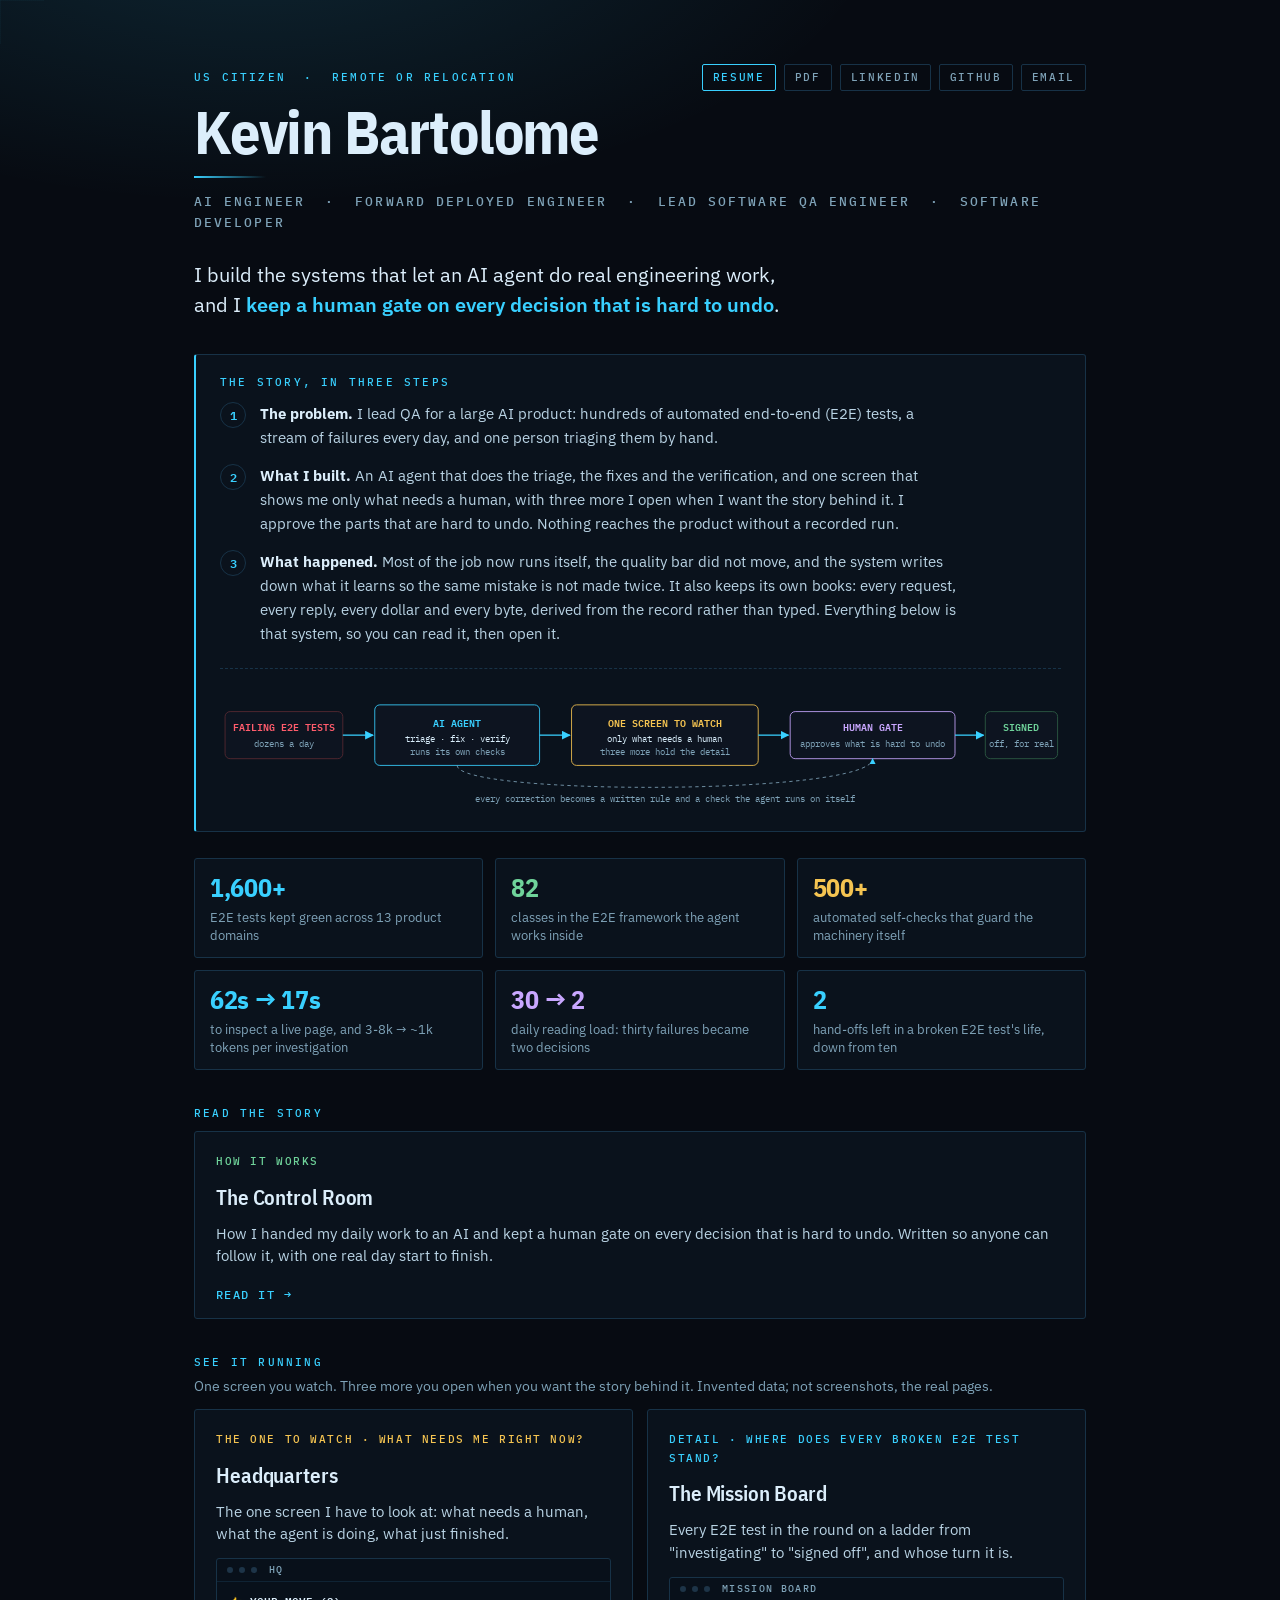
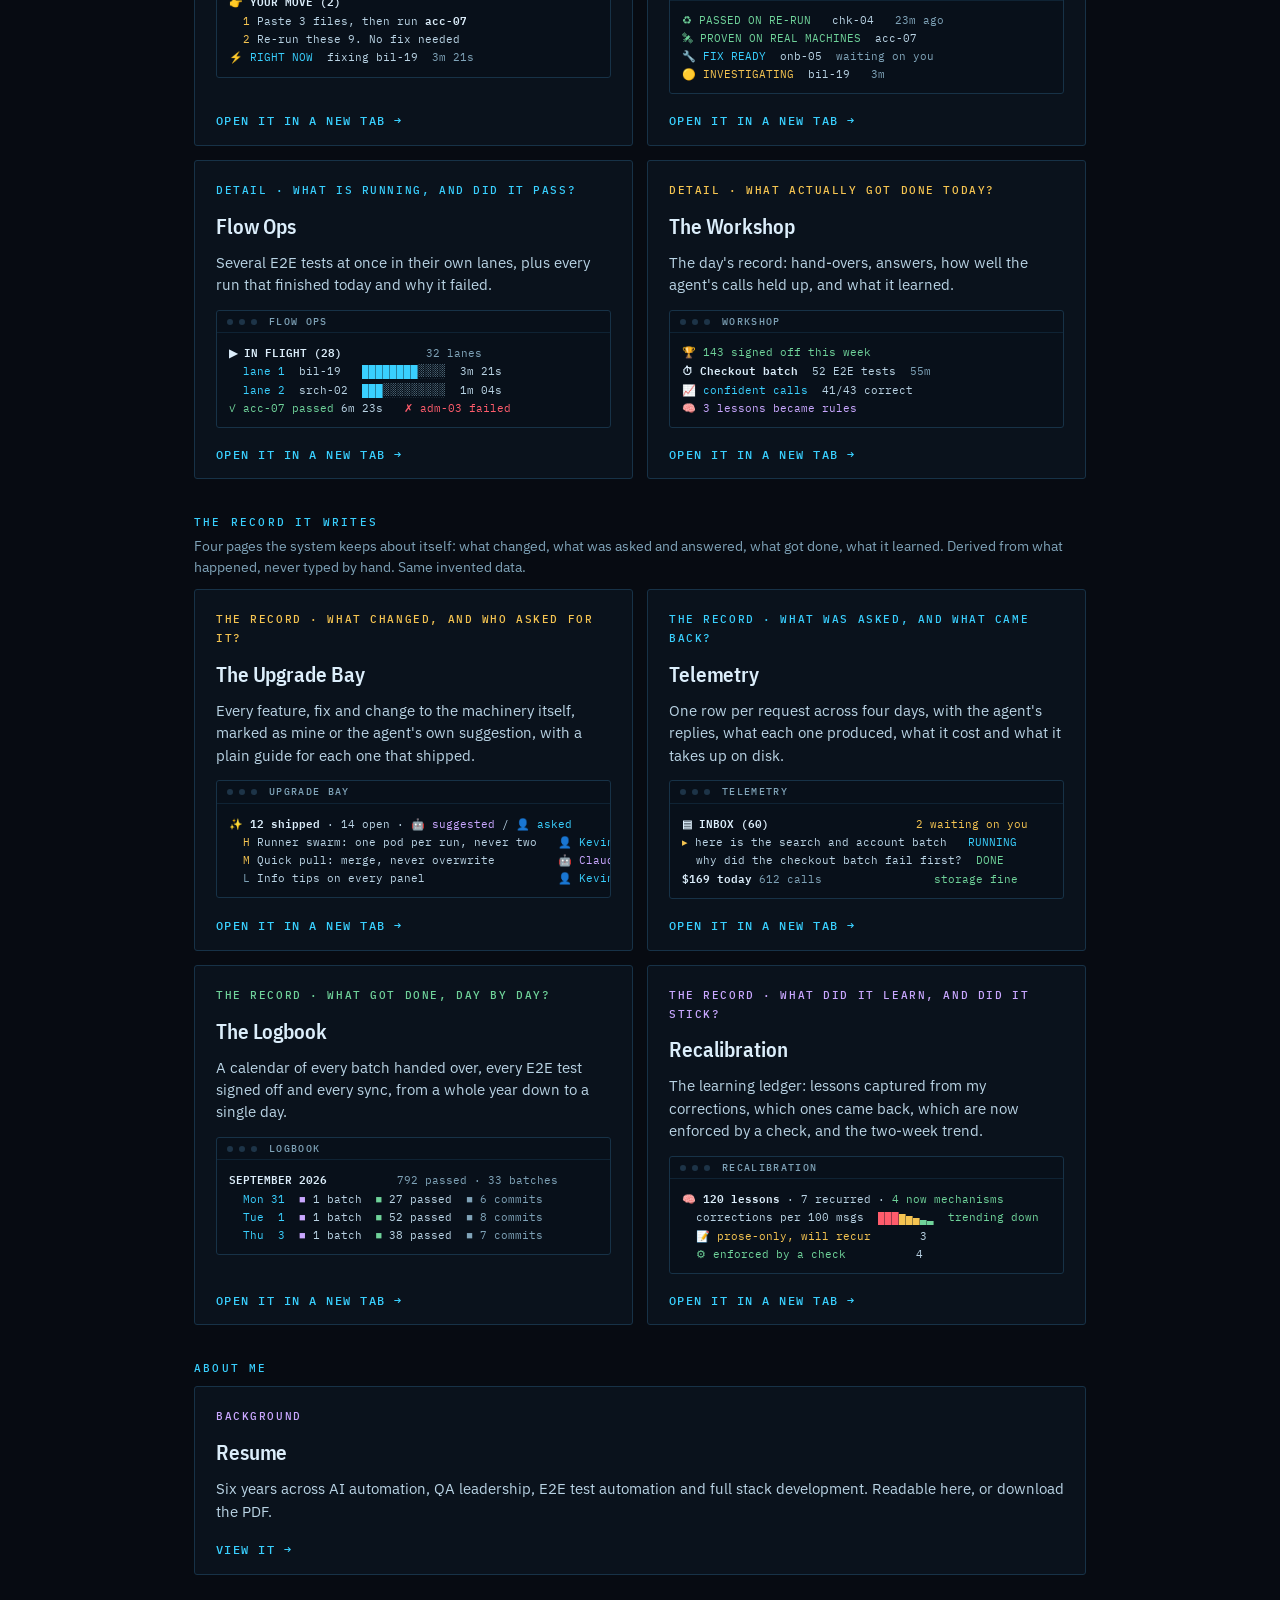
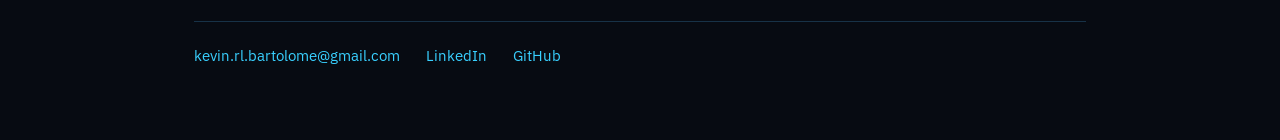
<file: index.html>
<!doctype html>
<html lang="en">
<head>
<meta charset="utf-8">
<meta name="viewport" content="width=device-width,initial-scale=1">
<title>Kevin Bartolome</title>
<meta name="description" content="Kevin Bartolome, AI Engineer and Lead Software QA Engineer. I automate the work, and keep a human on the decisions that matter.">
<link rel="preconnect" href="https://fonts.googleapis.com">
<link rel="preconnect" href="https://fonts.gstatic.com" crossorigin>
<link rel="stylesheet" href="https://fonts.googleapis.com/css2?family=IBM+Plex+Mono:wght@400;500;600&family=IBM+Plex+Sans+Condensed:wght@600;700&family=IBM+Plex+Sans:wght@400;500;600&display=swap">
<style>
:root{
  --ground:#070b12; --panel:#0d1420; --panel2:#0a121c; --line:#173247; --line2:#0f2334;
  --cyan:#39d0ff; --fg:#dceefb; --body:#b9d3e4; --dim:#7fa3b8; --green:#6fd39a; --violet:#c9a7ff;
  --display:"IBM Plex Sans Condensed",system-ui,sans-serif;
  --sans:"IBM Plex Sans","Segoe UI",system-ui,sans-serif;
  --mono:"IBM Plex Mono",ui-monospace,Consolas,monospace;
}
*{box-sizing:border-box}
@media (prefers-reduced-motion:reduce){*{transition:none!important}}
body{margin:0; background:var(--ground); color:var(--body); font:400 16px/1.62 var(--sans);
  background-image:radial-gradient(1000px 460px at 14% -10%,#102942 0%,rgba(7,11,18,0) 60%);
  background-repeat:no-repeat; background-attachment:fixed; -webkit-font-smoothing:antialiased}
.wrap{max-width:940px; margin-inline:auto; padding:64px 24px 72px}
h1,h2,h3{font-family:var(--display); color:var(--fg); margin:0; text-wrap:balance}
a{color:var(--cyan)}
a:focus-visible{outline:2px solid var(--cyan); outline-offset:3px; border-radius:2px}

.eyebrow{font:500 11px/1 var(--mono); letter-spacing:.2em; text-transform:uppercase;
  color:var(--cyan); margin:0 0 18px}
h1{font-weight:700; font-size:clamp(38px,7vw,60px); line-height:1.02; letter-spacing:-.02em}
.role{margin:14px 0 0; font:500 13px/1.6 var(--mono); letter-spacing:.16em;
  text-transform:uppercase; color:var(--dim)}
.deck{margin:26px 0 0; font-size:19.5px; line-height:1.55; color:var(--fg); max-width:50ch}
.deck b{color:var(--cyan); font-weight:600}

.cards{display:grid; grid-template-columns:repeat(auto-fit,minmax(268px,1fr)); gap:14px;
  margin:44px 0 0; border-top:1px solid var(--line); padding-top:40px}
.card{display:flex; flex-direction:column; gap:9px; text-decoration:none; min-width:0;
  border:1px solid var(--line); border-radius:3px; background:var(--panel2); padding:20px 21px 18px;
  transition:border-color .15s ease, background .15s ease}
.card:hover{border-color:var(--cyan); background:var(--panel)}
.card .lbl{font:500 10.5px/1.8 var(--mono); letter-spacing:.15em; text-transform:uppercase; color:var(--dim)}
.card.a .lbl{color:var(--green)} .card.b .lbl{color:var(--cyan)} .card.c .lbl{color:var(--violet)} .card.d .lbl{color:#f5c451} .card.e .lbl{color:var(--cyan)} .card.f .lbl{color:#f5c451}
.cards.one{grid-template-columns:minmax(268px,1fr); margin-top:0; border-top:0; padding-top:0}
.cards.four{grid-template-columns:repeat(2,minmax(0,1fr)); margin-top:0; border-top:0; padding-top:0}
@media (max-width:560px){.cards.four{grid-template-columns:minmax(0,1fr)}}
.grp{margin:38px 0 12px; font:500 11px/1 var(--mono); letter-spacing:.2em; text-transform:uppercase; color:var(--cyan)}
.grp span{display:block; margin-top:8px; font:400 13.5px/1.5 var(--sans,system-ui); letter-spacing:0; text-transform:none; color:var(--dim)}
.grp:first-of-type{margin-top:44px; border-top:1px solid var(--line); padding-top:40px}
.story{margin-top:34px; border:1px solid var(--line); border-left:2px solid var(--cyan); border-radius:3px; background:var(--panel2); padding:22px 24px}
.kicker{margin:0 0 14px; font:500 11px/1 var(--mono); letter-spacing:.2em; text-transform:uppercase; color:var(--cyan)}
.steps{list-style:none; margin:0; padding:0; display:grid; gap:14px}
.steps li{display:flex; gap:14px; align-items:flex-start}
.steps .num{flex:0 0 26px; height:26px; border-radius:50%; border:1px solid var(--line); color:var(--cyan); font:600 12px/24px var(--mono); text-align:center}
.steps div{font-size:15px; line-height:1.6; color:var(--body); max-width:78ch}
.steps b{color:var(--fg)}
.card h2{font-size:21px; font-weight:600; letter-spacing:-.005em}
.card p{margin:0; font-size:14.5px; line-height:1.55; color:var(--body)}
.card .go{margin-top:auto; padding-top:12px; font:500 11.5px/1 var(--mono);
  letter-spacing:.13em; text-transform:uppercase; color:var(--cyan)}

body{background-image:linear-gradient(rgba(57,208,255,.035) 1px, transparent 1px), linear-gradient(90deg, rgba(57,208,255,.035) 1px, transparent 1px), radial-gradient(900px 420px at 20% -10%, rgba(57,208,255,.14), transparent 70%); background-size:44px 44px, 44px 44px, auto; background-attachment:fixed}
h1{position:relative} h1::after{content:""; display:block; width:72px; height:2px; margin-top:14px; background:linear-gradient(90deg, var(--cyan), transparent)}
.flow{margin:22px 0 0; padding:14px 0 0; border-top:1px dashed var(--line)}
.flow svg{display:block; width:100%; height:auto}
.numbers{display:grid; grid-template-columns:repeat(3,minmax(0,1fr)); gap:12px; margin-top:26px}
@media (max-width:640px){.numbers{grid-template-columns:repeat(2,minmax(0,1fr))}}
.numbers div{border:1px solid var(--line); border-radius:3px; background:var(--panel2); padding:14px 15px 13px; min-width:0}
.numbers b{display:block; font:700 26px/1.1 var(--display); color:var(--cyan); letter-spacing:-.01em}
.numbers div:nth-child(2) b{color:var(--green)} .numbers div:nth-child(3) b{color:#f5c451} .numbers div:nth-child(5) b{color:var(--violet)}
.numbers span{display:block; margin-top:6px; font-size:12.5px; line-height:1.45; color:var(--dim)}
.term{background:#08101a; border:1px solid var(--line); border-radius:3px; overflow:hidden; min-width:0; margin-top:4px}
.term .chrome{display:flex; align-items:center; gap:6px; padding:6px 10px; border-bottom:1px solid var(--line2)}
.term .dot{width:6px; height:6px; border-radius:50%; background:#1d3448}
.term .chrome span{margin-left:6px; font:500 9.5px/1 var(--mono); letter-spacing:.14em; text-transform:uppercase; color:var(--dim)}
.term pre{margin:0; padding:10px 12px; overflow:hidden; font:400 11px/1.65 var(--mono); color:var(--body); white-space:pre}
.term .c{color:var(--cyan)} .term .d{color:var(--dim)} .term .g{color:var(--green)} .term .w{color:var(--fg); font-weight:600} .term .a{color:#f5c451} .term .r{color:#ff5c6c} .term .v{color:var(--violet)}
.card:hover .term{border-color:var(--line)} .card:hover .chrome{background:#0a1522}
.topbar{display:flex; flex-wrap:wrap; gap:10px 24px; align-items:baseline; justify-content:space-between}
.links{display:flex; flex-wrap:wrap; gap:6px 8px; align-items:center}
.links a{font:500 11px/1 var(--mono); letter-spacing:.15em; text-transform:uppercase; color:var(--dim); text-decoration:none; border:1px solid var(--line); border-radius:2px; padding:7px 10px}
.links a:hover{color:var(--fg); border-color:var(--cyan)}
.links a.pri{color:var(--cyan); border-color:var(--cyan)}
footer{margin:46px 0 0; border-top:1px solid var(--line); padding-top:22px;
  display:flex; flex-wrap:wrap; gap:8px 26px; align-items:baseline}
footer a{font-size:15px; text-decoration:none}
footer a:hover{text-decoration:underline}
@media (max-width:620px){.wrap{padding:44px 20px 56px}}
</style>
</head>
<body>
<div class="wrap">

  <div class="topbar">
    <p class="eyebrow">US Citizen &nbsp;&middot;&nbsp; Remote or relocation</p>
    <nav class="links" aria-label="Contact and resume">
      <a class="pri" href="/resume" target="_blank" rel="noopener">Resume</a>
      <a href="/Kevin-Bartolome-Resume.pdf" target="_blank" rel="noopener">PDF</a>
      <a href="https://www.linkedin.com/in/kevin-bartolome/" target="_blank" rel="noopener">LinkedIn</a>
      <a href="https://github.com/Kxvin1" target="_blank" rel="noopener">GitHub</a>
      <a href="mailto:kevin.rl.bartolome@gmail.com" target="_blank" rel="noopener">Email</a>
    </nav>
  </div>
  <h1>Kevin Bartolome</h1>
  <p class="role">AI Engineer &nbsp;&middot;&nbsp; Forward Deployed Engineer &nbsp;&middot;&nbsp; Lead Software QA Engineer &nbsp;&middot;&nbsp; Software Developer</p>
  <p class="deck">I build the systems that let an AI agent do real engineering work, and I
  <b>keep a human gate on every decision that is hard to undo</b>.</p>

  <section class="story">
    <p class="kicker">The story, in three steps</p>
    <ol class="steps">
      <li><span class="num">1</span><div><b>The problem.</b> I lead QA for a large AI product: hundreds of
        automated end-to-end (E2E) tests, a stream of failures every day, and one person triaging them by hand.</div></li>
      <li><span class="num">2</span><div><b>What I built.</b> An AI agent that does the triage, the fixes and
        the verification, and one screen that shows me only what needs a human, with three more I open
        when I want the story behind it. I approve the parts that are hard to undo. Nothing reaches the
        product without a recorded run.</div></li>
      <li><span class="num">3</span><div><b>What happened.</b> Most of the job now runs itself, the quality bar
        did not move, and the system writes down what it learns so the same mistake is not made twice.
        It also keeps its own books: every request, every reply, every dollar and every byte, derived from
        the record rather than typed. Everything below is that system, so you can read it, then open it.</div></li>
    </ol>
    <figure class="flow" aria-label="How the system works: failing E2E tests go to the agent, the agent reports to one screen the person watches with three more holding the detail, a human approves what is hard to undo, E2E tests are signed off">
<svg viewBox="0 0 1000 150" role="img">
  <defs>
    <marker id="ah" viewBox="0 0 10 10" refX="9" refY="5" markerWidth="7" markerHeight="7" orient="auto-start-reverse"><path d="M0 0L10 5L0 10z" fill="#39d0ff"/></marker>
  </defs>
  <g font-family="IBM Plex Mono, ui-monospace, monospace" font-size="12" text-anchor="middle">
    <rect x="6" y="34" width="140" height="56" rx="6" fill="#0d1420" stroke="#5a2a33"/><text x="76" y="57" fill="#ff5c6c" font-weight="600">FAILING E2E TESTS</text><text x="76" y="76" fill="#7fa3b8" font-size="10.5">dozens a day</text>
    <line x1="146" y1="62" x2="182" y2="62" stroke="#39d0ff" stroke-width="1.5" marker-end="url(#ah)"/>
    <rect x="184" y="26" width="196" height="72" rx="6" fill="#0d1420" stroke="#39d0ff"/><text x="282" y="52" fill="#39d0ff" font-weight="600">AI AGENT</text><text x="282" y="70" fill="#d9eefb" font-size="10.5">triage · fix · verify</text><text x="282" y="86" fill="#7fa3b8" font-size="10.5">runs its own checks</text>
    <line x1="380" y1="62" x2="416" y2="62" stroke="#39d0ff" stroke-width="1.5" marker-end="url(#ah)"/>
    <rect x="418" y="26" width="222" height="72" rx="6" fill="#0d1420" stroke="#f5c451"/><text x="529" y="52" fill="#f5c451" font-weight="600">ONE SCREEN TO WATCH</text><text x="529" y="70" fill="#d9eefb" font-size="10.5">only what needs a human</text><text x="529" y="86" fill="#7fa3b8" font-size="10.5">three more hold the detail</text>
    <line x1="640" y1="62" x2="676" y2="62" stroke="#39d0ff" stroke-width="1.5" marker-end="url(#ah)"/>
    <rect x="678" y="34" width="196" height="56" rx="6" fill="#0d1420" stroke="#c9a7ff"/><text x="776" y="57" fill="#c9a7ff" font-weight="600">HUMAN GATE</text><text x="776" y="76" fill="#7fa3b8" font-size="10.5">approves what is hard to undo</text>
    <line x1="874" y1="62" x2="908" y2="62" stroke="#39d0ff" stroke-width="1.5" marker-end="url(#ah)"/>
    <rect x="910" y="34" width="86" height="56" rx="6" fill="#0d1420" stroke="#2f5f46"/><text x="953" y="57" fill="#6fd39a" font-weight="600">SIGNED</text><text x="953" y="76" fill="#7fa3b8" font-size="10.5">off, for real</text>
    <path d="M282 98 C 282 134, 776 134, 776 90" fill="none" stroke="#7fa3b8" stroke-width="1" stroke-dasharray="4 4" marker-end="url(#ah)"/>
    <text x="529" y="142" fill="#7fa3b8" font-size="10.5">every correction becomes a written rule and a check the agent runs on itself</text>
  </g>
</svg>
    </figure>
  </section>

  <section class="numbers" aria-label="By the numbers">
    <div><b>1,600+</b><span>E2E tests kept green across 13 product domains</span></div>
    <div><b>82</b><span>classes in the E2E framework the agent works inside</span></div>
    <div><b>500+</b><span>automated self-checks that guard the machinery itself</span></div>
    <div><b>62s &rarr; 17s</b><span>to inspect a live page, and 3-8k &rarr; ~1k tokens per investigation</span></div>
    <div><b>30 &rarr; 2</b><span>daily reading load: thirty failures became two decisions</span></div>
    <div><b>2</b><span>hand-offs left in a broken E2E test's life, down from ten</span></div>
  </section>

  <p class="grp">Read the story</p>
  <div class="cards one">
    <a class="card a" href="/control-room">
      <span class="lbl">How it works</span>
      <h2>The Control Room</h2>
      <p>How I handed my daily work to an AI and kept a human gate on every decision that is hard to
      undo. Written so anyone can follow it, with one real day start to finish.</p>
      <span class="go">Read it &rarr;</span>
    </a>
  </div>

  <p class="grp">See it running <span>One screen you watch. Three more you open when you want the story behind it. Invented data; not screenshots, the real pages.</span></p>
  <div class="cards four">
    <a class="card d" href="/hq" target="_blank" rel="noopener">
      <span class="lbl">The one to watch &middot; What needs me right now?</span>
      <h2>Headquarters</h2>
      <p>The one screen I have to look at: what needs a human, what the agent is doing, what just finished.</p>
      <div class="term"><div class="chrome"><i class="dot"></i><i class="dot"></i><i class="dot"></i><span>HQ</span></div>
<pre><span class="w">👉 YOUR MOVE (2)</span>
  <span class="a">1</span> Paste 3 files, then run <span class="w">acc-07</span>
  <span class="a">2</span> Re-run these 9. No fix needed
<span class="c">⚡ RIGHT NOW</span>  fixing bil-19  <span class="d">3m 21s</span></pre></div>
      <span class="go">Open it in a new tab &rarr;</span>
    </a>
    <a class="card b" href="/mission-board" target="_blank" rel="noopener">
      <span class="lbl">Detail &middot; Where does every broken E2E test stand?</span>
      <h2>The Mission Board</h2>
      <p>Every E2E test in the round on a ladder from "investigating" to "signed off", and whose turn it is.</p>
      <div class="term"><div class="chrome"><i class="dot"></i><i class="dot"></i><i class="dot"></i><span>Mission Board</span></div>
<pre><span class="g">♻ PASSED ON RE-RUN</span>   chk-04   <span class="d">23m ago</span>
<span class="g">🛰 PROVEN ON REAL MACHINES</span>  acc-07
<span class="c">🔧 FIX READY</span>  onb-05  <span class="d">waiting on you</span>
<span class="a">🟡 INVESTIGATING</span>  bil-19   <span class="d">3m</span></pre></div>
      <span class="go">Open it in a new tab &rarr;</span>
    </a>
    <a class="card e" href="/flow-ops" target="_blank" rel="noopener">
      <span class="lbl">Detail &middot; What is running, and did it pass?</span>
      <h2>Flow Ops</h2>
      <p>Several E2E tests at once in their own lanes, plus every run that finished today and why it failed.</p>
      <div class="term"><div class="chrome"><i class="dot"></i><i class="dot"></i><i class="dot"></i><span>Flow Ops</span></div>
<pre><span class="w">▶ IN FLIGHT (28)</span>            <span class="d">32 lanes</span>
  <span class="c">lane 1</span>  bil-19   <span class="c">████████</span><span class="d">░░░░</span>  3m 21s
  <span class="c">lane 2</span>  srch-02  <span class="c">███</span><span class="d">░░░░░░░░░</span>  1m 04s
<span class="g">✓ acc-07 passed</span> 6m 23s   <span class="r">✗ adm-03 failed</span></pre></div>
      <span class="go">Open it in a new tab &rarr;</span>
    </a>
    <a class="card f" href="/workshop" target="_blank" rel="noopener">
      <span class="lbl">Detail &middot; What actually got done today?</span>
      <h2>The Workshop</h2>
      <p>The day's record: hand-overs, answers, how well the agent's calls held up, and what it learned.</p>
      <div class="term"><div class="chrome"><i class="dot"></i><i class="dot"></i><i class="dot"></i><span>Workshop</span></div>
<pre><span class="g">🏆 143 signed off this week</span>
<span class="w">⏱ Checkout batch</span>  52 E2E tests  <span class="d">55m</span>
<span class="c">📈 confident calls</span>  41/43 correct
<span class="v">🧠 3 lessons became rules</span></pre></div>
      <span class="go">Open it in a new tab &rarr;</span>
    </a>
  </div>

  <p class="grp">The record it writes <span>Four pages the system keeps about itself: what changed, what was asked and answered, what got done, what it learned. Derived from what happened, never typed by hand. Same invented data.</span></p>
  <div class="cards four">
    <a class="card d" href="/upgrade-bay" target="_blank" rel="noopener">
      <span class="lbl">The record &middot; What changed, and who asked for it?</span>
      <h2>The Upgrade Bay</h2>
      <p>Every feature, fix and change to the machinery itself, marked as mine or the agent's own suggestion, with a plain guide for each one that shipped.</p>
      <div class="term"><div class="chrome"><i class="dot"></i><i class="dot"></i><i class="dot"></i><span>Upgrade Bay</span></div>
<pre><span class="w">✨ 12 shipped</span> · 14 open · <span class="v">🤖 suggested</span> / <span class="c">👤 asked</span>
  <span class="a">H</span> Runner swarm: one pod per run, never two   <span class="c">👤 Kevin</span>
  <span class="a">M</span> Quick pull: merge, never overwrite         <span class="v">🤖 Claude</span>
  <span class="d">L</span> Info tips on every panel                   <span class="c">👤 Kevin</span></pre></div>
      <span class="go">Open it in a new tab &rarr;</span>
    </a>
    <a class="card b" href="/telemetry" target="_blank" rel="noopener">
      <span class="lbl">The record &middot; What was asked, and what came back?</span>
      <h2>Telemetry</h2>
      <p>One row per request across four days, with the agent's replies, what each one produced, what it cost and what it takes up on disk.</p>
      <div class="term"><div class="chrome"><i class="dot"></i><i class="dot"></i><i class="dot"></i><span>Telemetry</span></div>
<pre><span class="w">▤ INBOX (60)</span>                     <span class="a">2 waiting on you</span>
<span class="a">▸</span> here is the search and account batch   <span class="c">RUNNING</span>
  why did the checkout batch fail first?  <span class="g">DONE</span>
<span class="w">$169 today</span> <span class="d">612 calls</span>                <span class="g">storage fine</span></pre></div>
      <span class="go">Open it in a new tab &rarr;</span>
    </a>
    <a class="card a" href="/logbook" target="_blank" rel="noopener">
      <span class="lbl">The record &middot; What got done, day by day?</span>
      <h2>The Logbook</h2>
      <p>A calendar of every batch handed over, every E2E test signed off and every sync, from a whole year down to a single day.</p>
      <div class="term"><div class="chrome"><i class="dot"></i><i class="dot"></i><i class="dot"></i><span>Logbook</span></div>
<pre><span class="w">SEPTEMBER 2026</span>          <span class="d">792 passed · 33 batches</span>
  <span class="c">Mon 31</span>  <span class="v">■</span> 1 batch  <span class="g">■</span> 27 passed  <span class="d">■ 6 commits</span>
  <span class="c">Tue  1</span>  <span class="v">■</span> 1 batch  <span class="g">■</span> 52 passed  <span class="d">■ 8 commits</span>
  <span class="c">Thu  3</span>  <span class="v">■</span> 1 batch  <span class="g">■</span> 38 passed  <span class="d">■ 7 commits</span></pre></div>
      <span class="go">Open it in a new tab &rarr;</span>
    </a>
    <a class="card c" href="/recalibration" target="_blank" rel="noopener">
      <span class="lbl">The record &middot; What did it learn, and did it stick?</span>
      <h2>Recalibration</h2>
      <p>The learning ledger: lessons captured from my corrections, which ones came back, which are now enforced by a check, and the two-week trend.</p>
      <div class="term"><div class="chrome"><i class="dot"></i><i class="dot"></i><i class="dot"></i><span>Recalibration</span></div>
<pre><span class="w">🧠 120 lessons</span> · 7 recurred · <span class="g">4 now mechanisms</span>
  corrections per 100 msgs  <span class="r">▇▇▇</span><span class="a">▆▅▄</span><span class="g">▃▂</span>  <span class="g">trending down</span>
  <span class="a">📝 prose-only, will recur</span>       3
  <span class="g">⚙ enforced by a check</span>          4</pre></div>
      <span class="go">Open it in a new tab &rarr;</span>
    </a>
  </div>

  <p class="grp">About me</p>
  <div class="cards one">
    <a class="card c" href="/resume" target="_blank" rel="noopener">
      <span class="lbl">Background</span>
      <h2>Resume</h2>
      <p>Six years across AI automation, QA leadership, E2E test automation and full stack development. Readable here, or
      download the PDF.</p>
      <span class="go">View it &rarr;</span>
    </a>
  </div>

  <footer>
    <a href="mailto:kevin.rl.bartolome@gmail.com" target="_blank" rel="noopener">kevin.rl.bartolome@gmail.com</a>
    <a href="https://www.linkedin.com/in/kevin-bartolome/" target="_blank" rel="noopener">LinkedIn</a>
    <a href="https://github.com/Kxvin1" target="_blank" rel="noopener">GitHub</a>
  </footer>

</div>
</body>
</html>
</file>
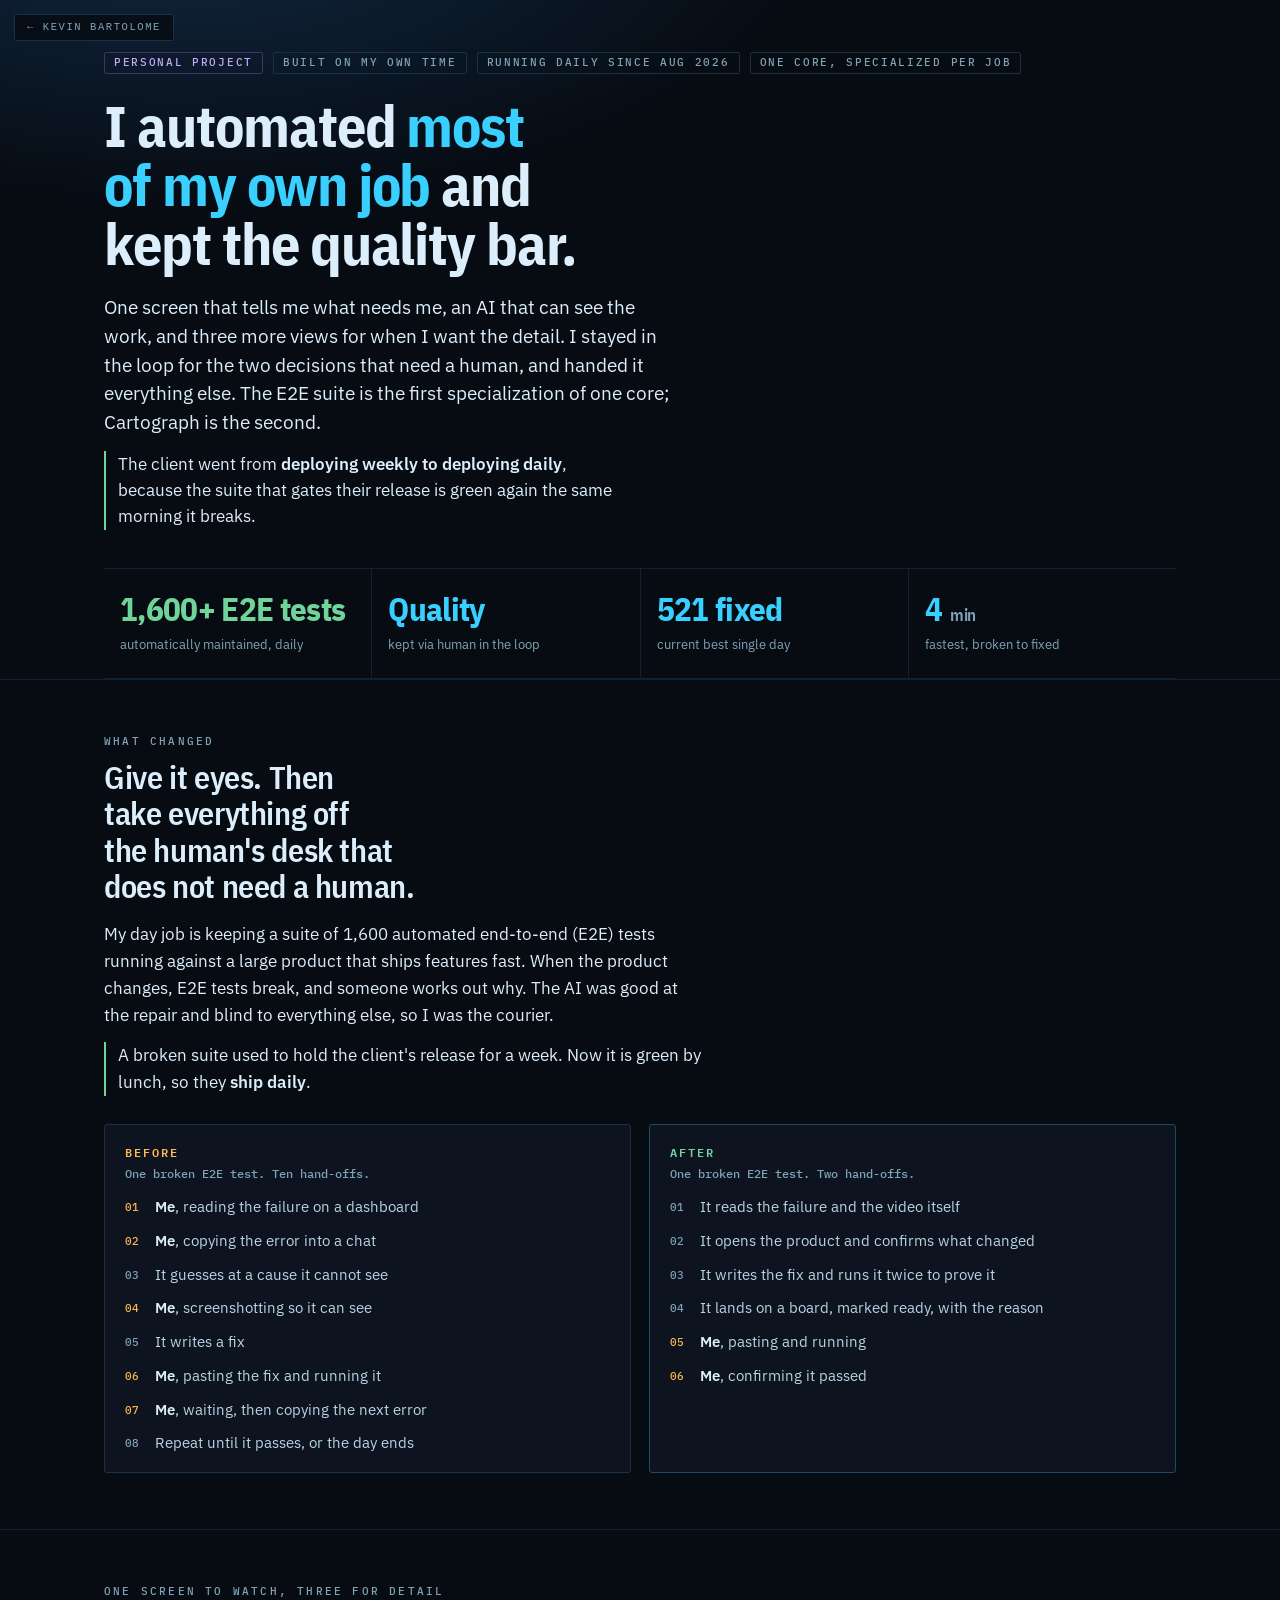
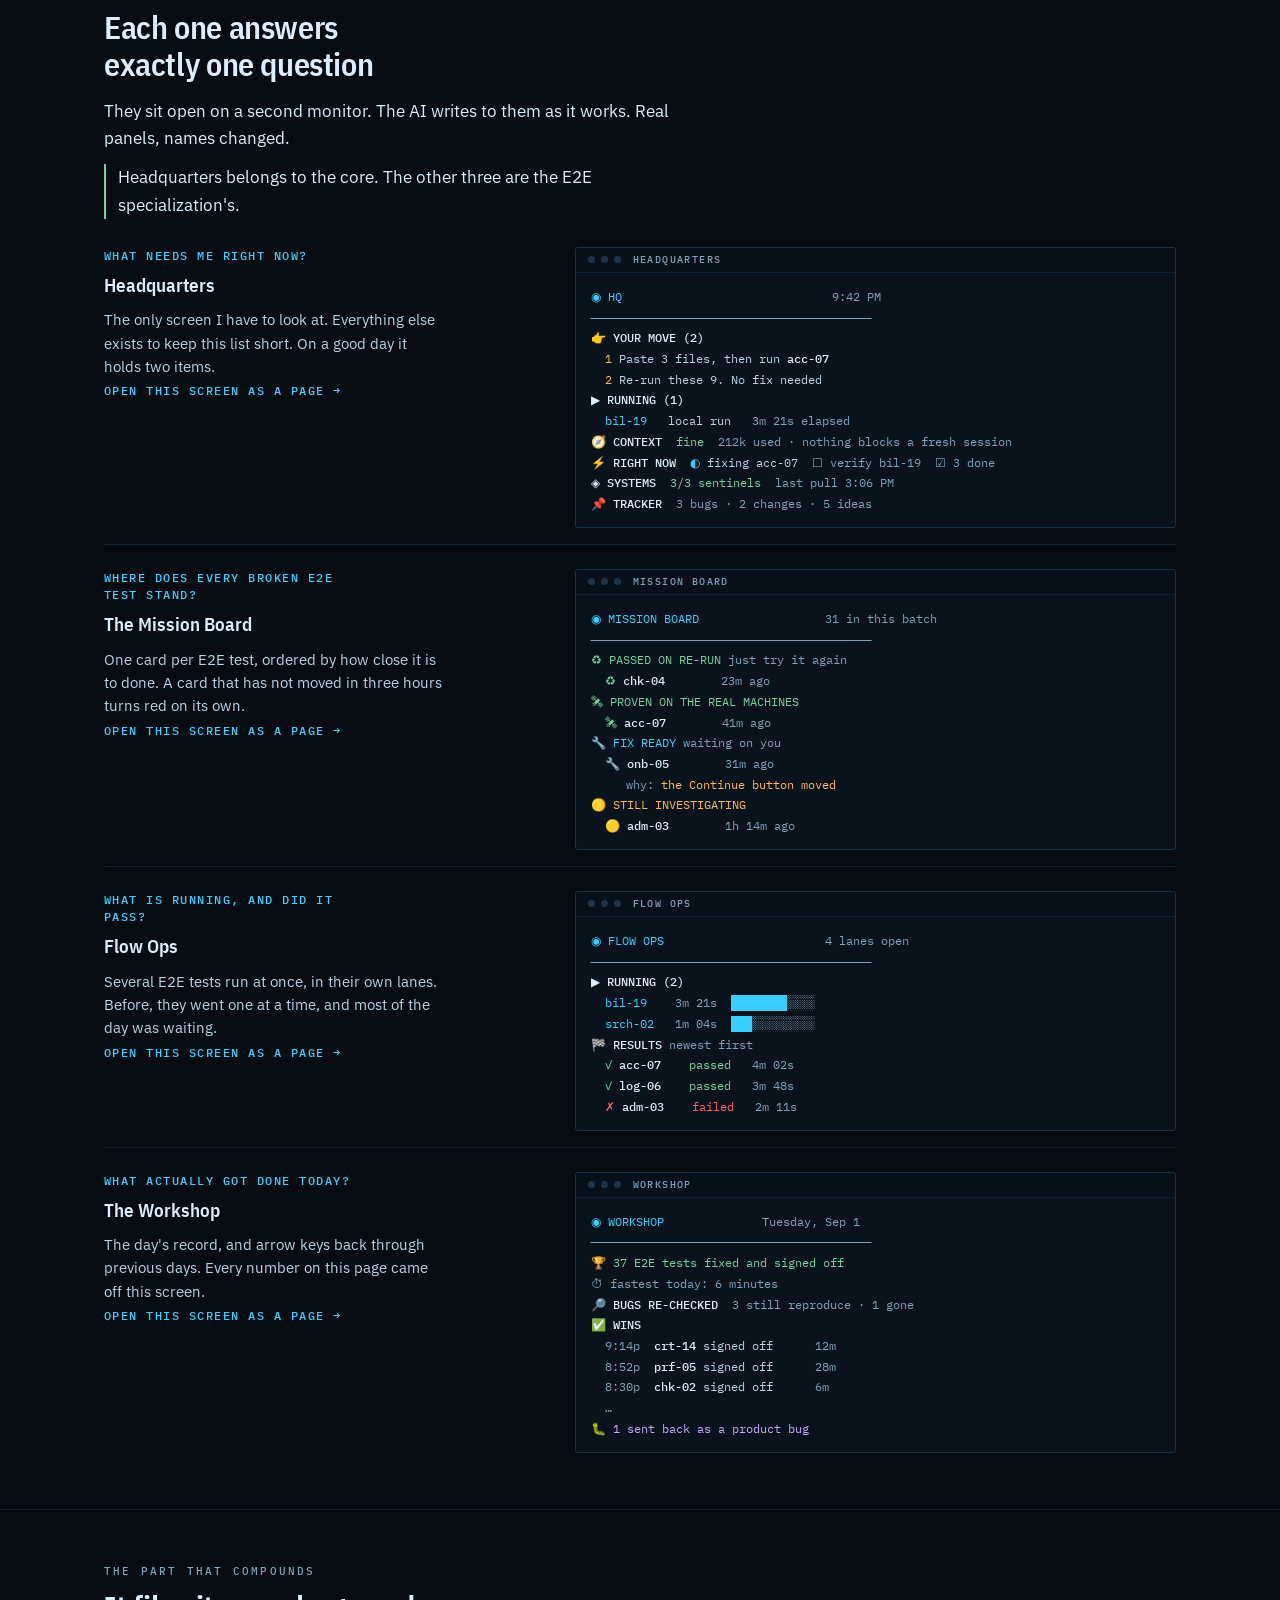
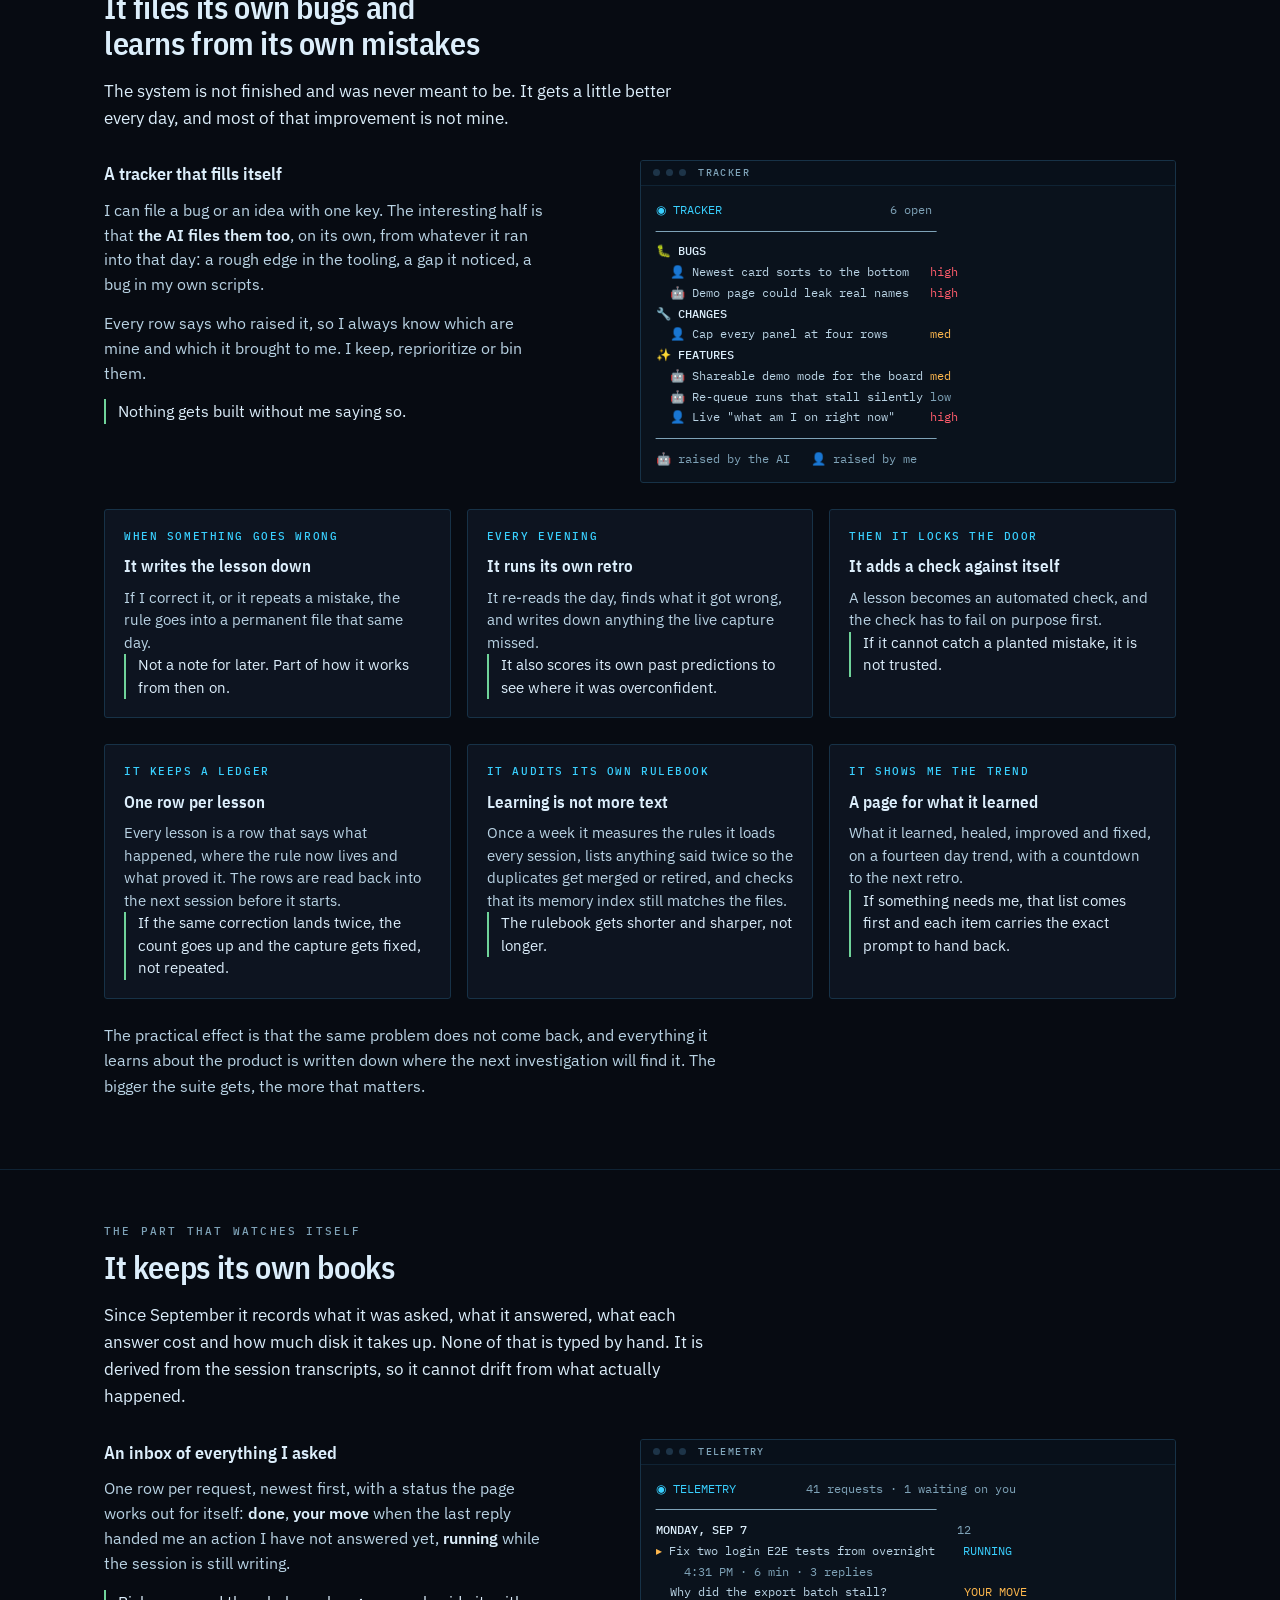
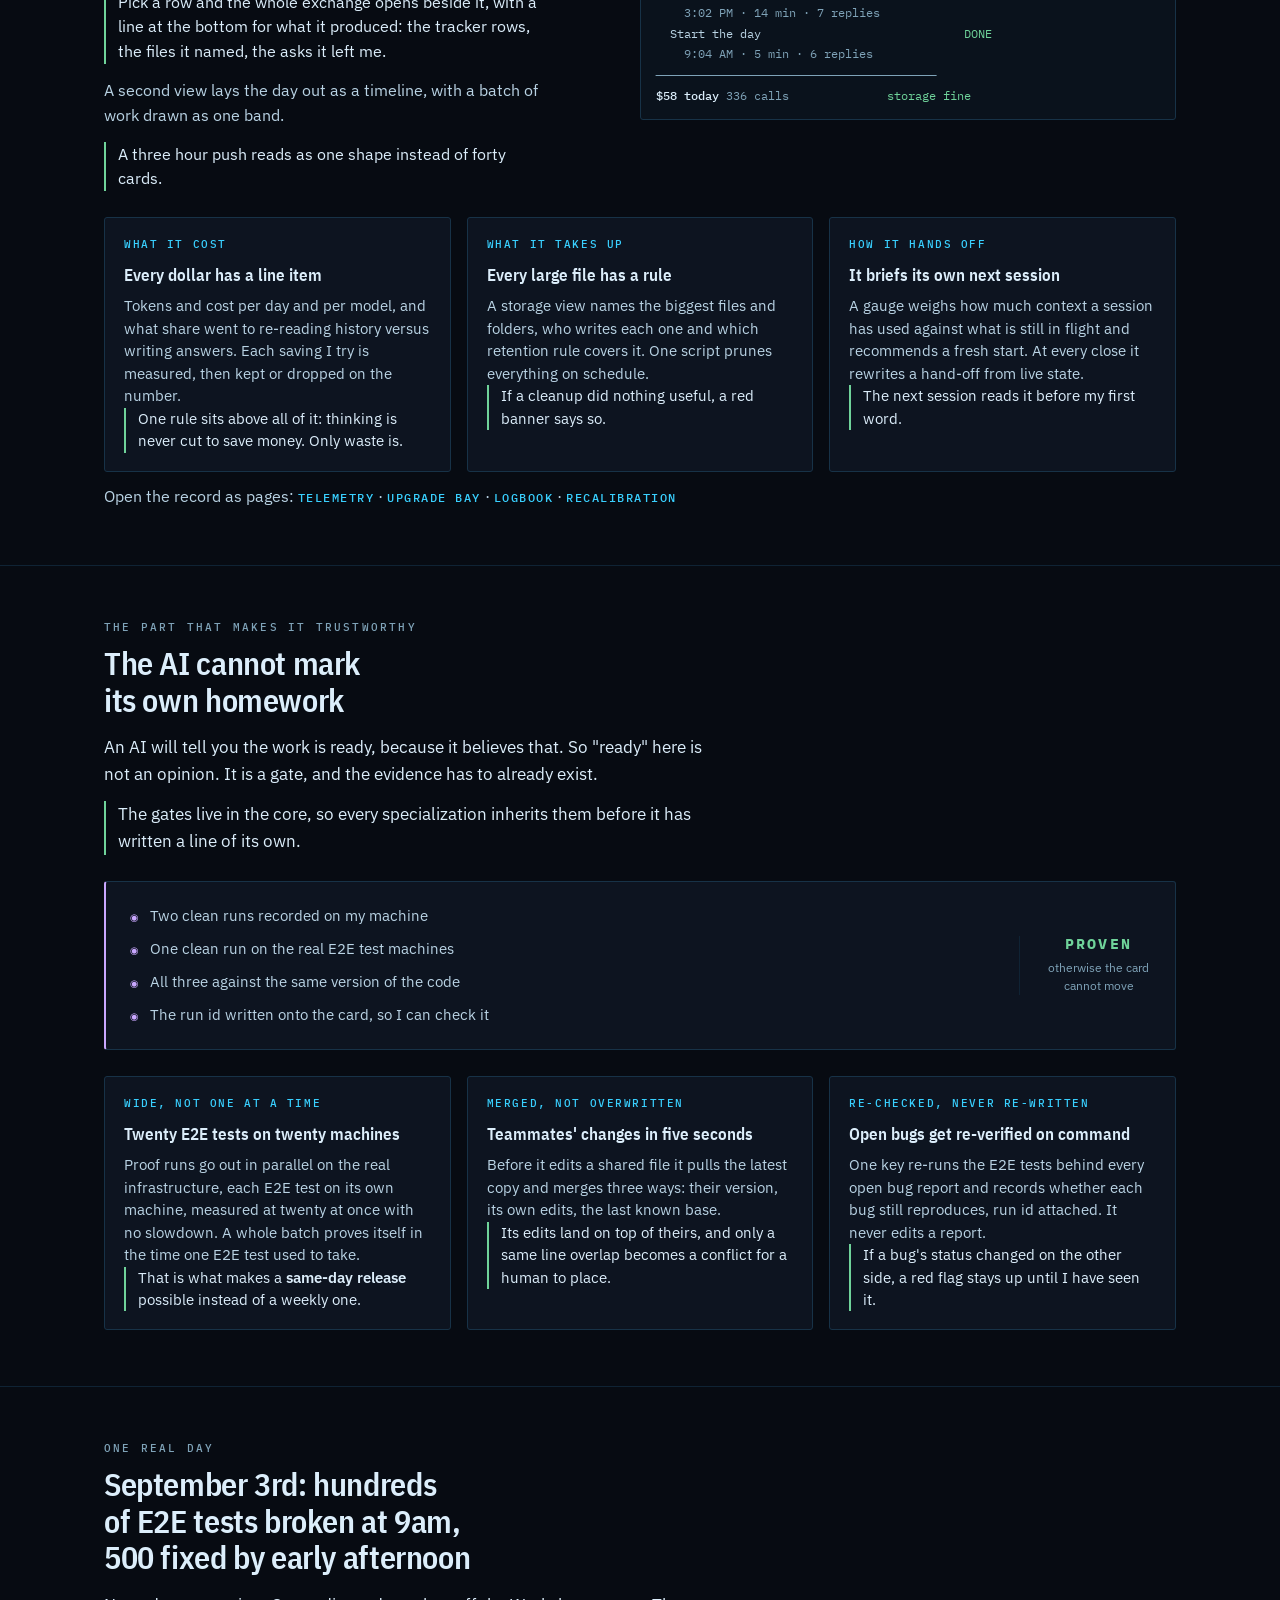
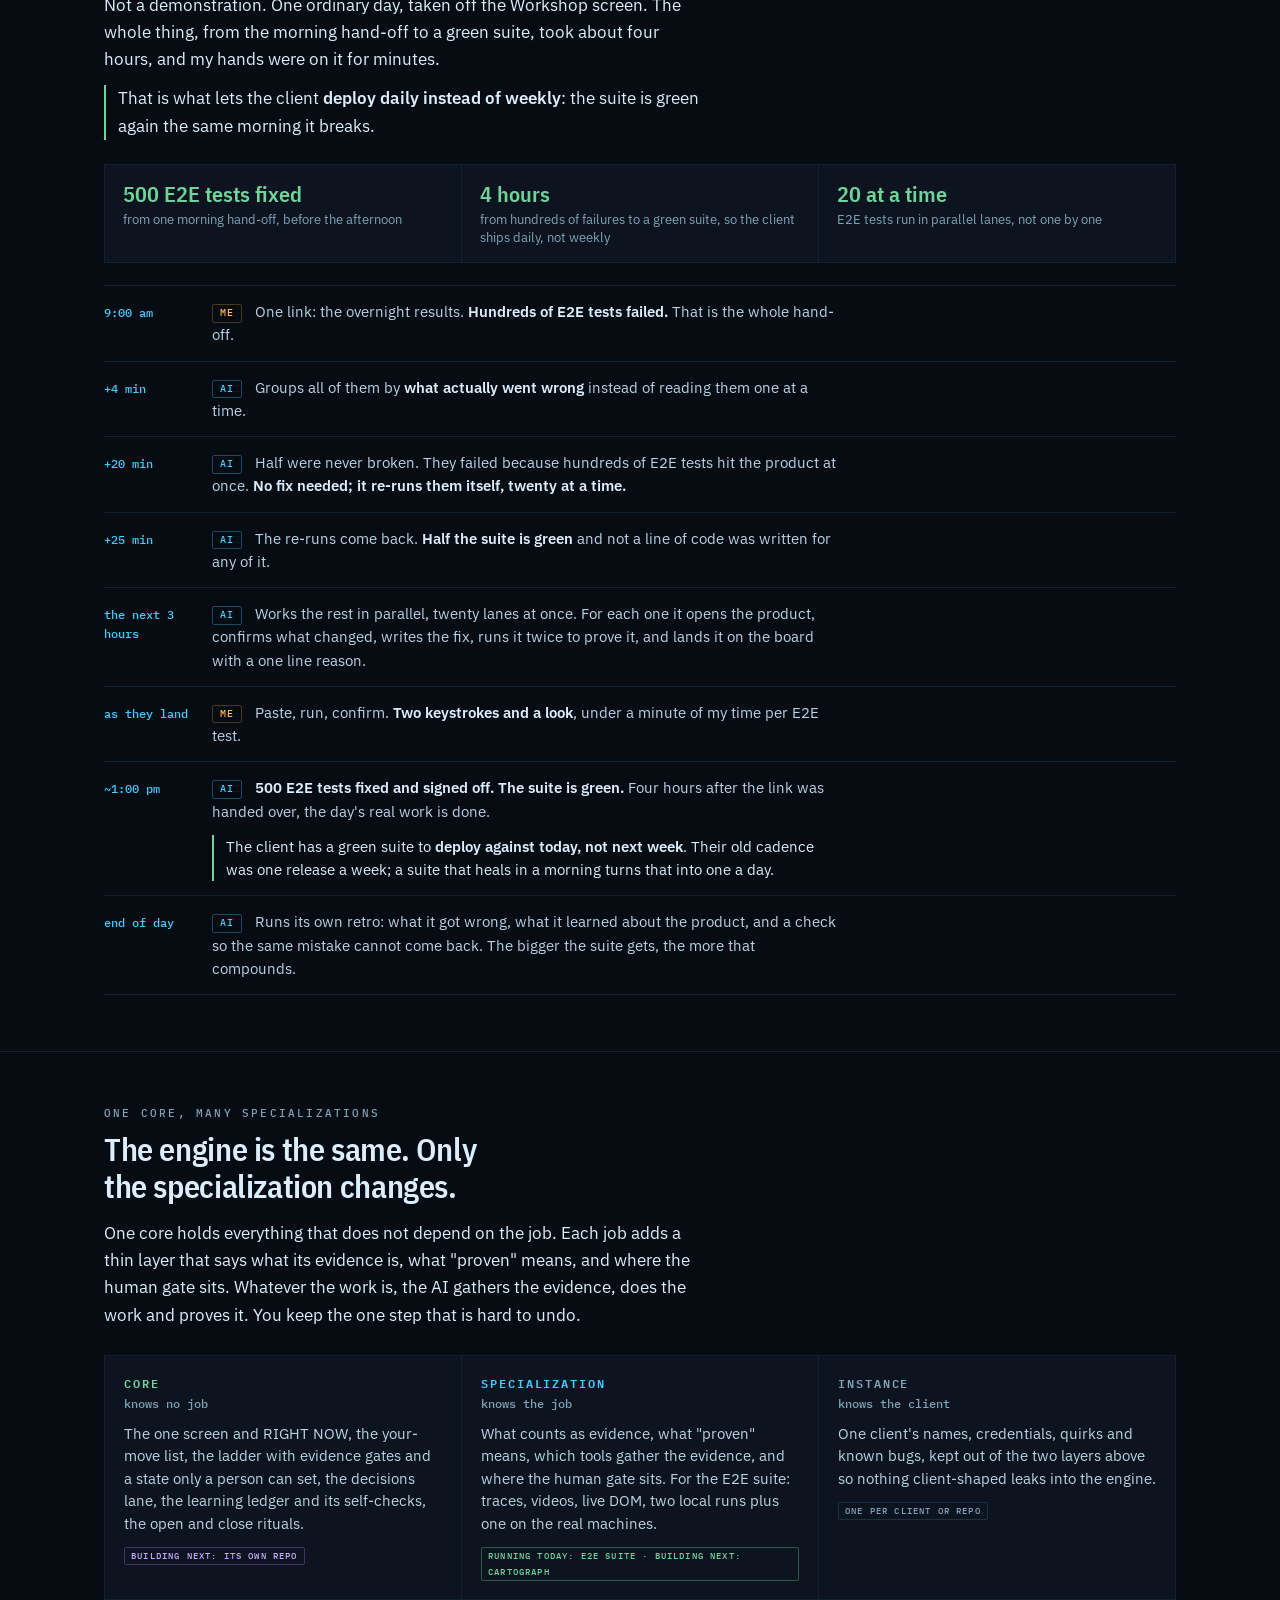
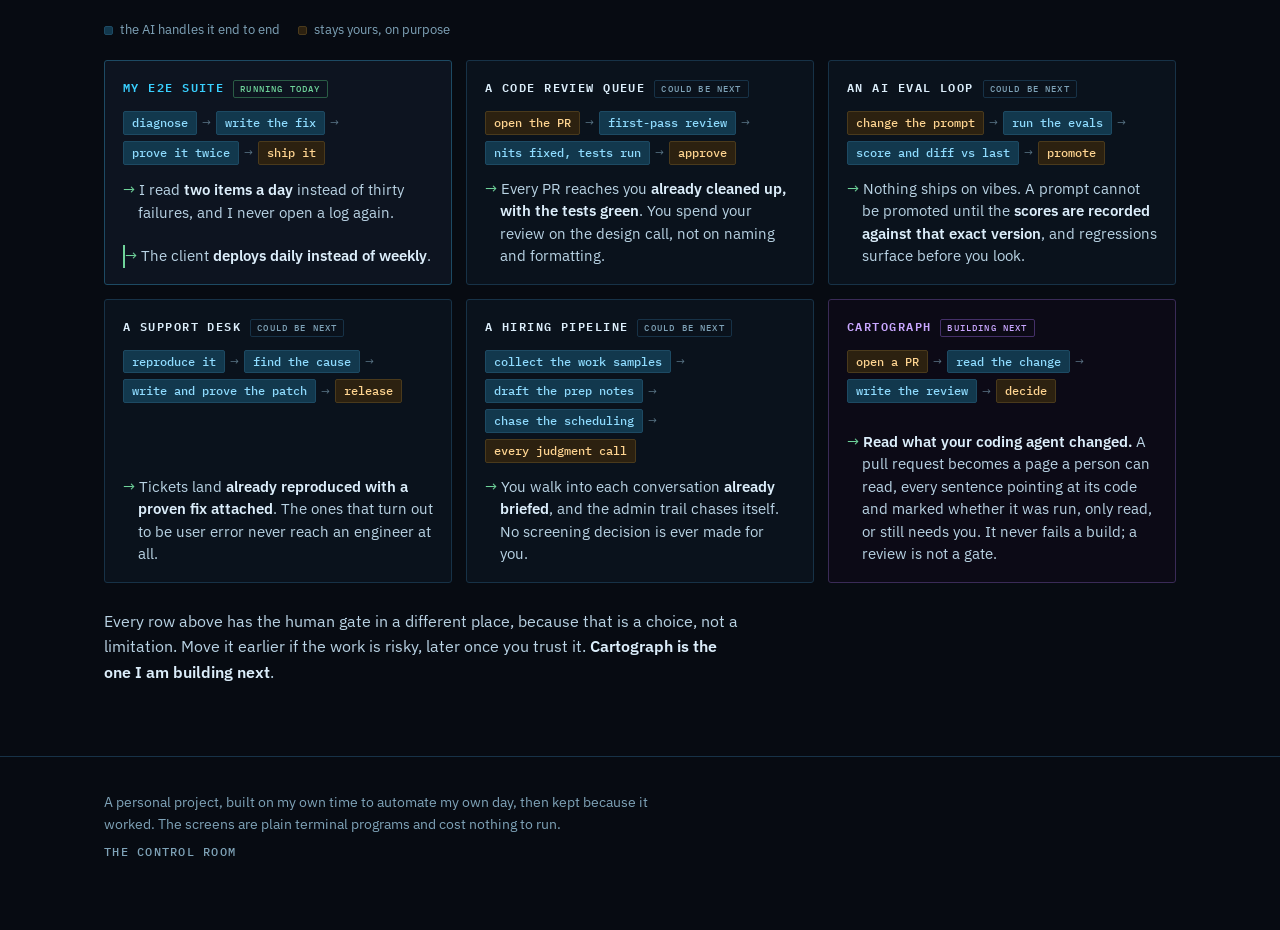
<file: control-room/index.html>
<!doctype html>
<html lang="en">
<head>
<meta charset="utf-8">
<meta name="viewport" content="width=device-width,initial-scale=1">
<meta name="description" content="How Kevin Bartolome automated most of his daily work with an AI while keeping a human gate on quality.">
<title>The Control Room</title>
<link rel="preconnect" href="https://fonts.googleapis.com">
<link rel="preconnect" href="https://fonts.gstatic.com" crossorigin>
<link rel="stylesheet" href="https://fonts.googleapis.com/css2?family=IBM+Plex+Mono:wght@400;500;600&family=IBM+Plex+Sans+Condensed:wght@500;600;700&family=IBM+Plex+Sans:wght@400;500;600&display=swap">
<style>
:root{
  --ground:#070b12; --panel:#0d1420; --panel2:#0a121c; --line:#173247; --line2:#0f2334;
  --cyan:#39d0ff; --fg:#dceefb; --body:#b9d3e4; --dim:#7fa3b8;
  --green:#6fd39a; --amber:#ffb84d; --red:#ff5c6c; --violet:#c9a7ff;
  --display:"IBM Plex Sans Condensed","Segoe UI Semibold",system-ui,sans-serif;
  --sans:"IBM Plex Sans","Segoe UI",system-ui,sans-serif;
  --mono:"IBM Plex Mono",ui-monospace,Consolas,monospace;
  --wide:1120px;
}
*{box-sizing:border-box}
@media (prefers-reduced-motion:reduce){*{animation:none!important;transition:none!important}}
body{margin:0; background:var(--ground); color:var(--body); font:400 16px/1.6 var(--sans);
  background-image:radial-gradient(1100px 500px at 14% -10%,#102942 0%,rgba(7,11,18,0) 60%);
  background-repeat:no-repeat; background-attachment:fixed; -webkit-font-smoothing:antialiased}
.wide{max-width:var(--wide); margin-inline:auto; padding-inline:24px}
h1,h2,h3{font-family:var(--display); color:var(--fg); margin:0; text-wrap:balance}
a{color:var(--cyan)} a:focus-visible{outline:2px solid var(--cyan); outline-offset:3px}
p{margin:0 0 14px; max-width:64ch}
strong{color:var(--fg); font-weight:600}

/* ---------- masthead ---------- */
.mast{padding:52px 0 0}
.tagrow{display:flex; flex-wrap:wrap; gap:10px; margin:0 0 22px}
.tag{font:500 10.5px/1.9 var(--mono); letter-spacing:.16em; text-transform:uppercase;
  border:1px solid var(--line); border-radius:2px; padding:0 9px; color:var(--dim)}
.tag.own{color:var(--violet); border-color:#453069}
h1{font-weight:700; font-size:clamp(36px,6.6vw,58px); line-height:1.02; letter-spacing:-.018em; max-width:19ch}
h1 em{font-style:normal; color:var(--cyan)}
.deck{margin:20px 0 0; font-size:18.5px; line-height:1.55; color:var(--fg); max-width:52ch}
.payoff{display:block; margin-top:12px; padding-left:12px; border-left:2px solid var(--green); color:var(--fg)}
.deck.payoff{margin-top:14px; font-size:17px} .sub.payoff{margin-top:12px} .gain.payoff{margin-top:8px}

/* ---------- headline numbers ---------- */
.figures{display:grid; grid-template-columns:repeat(4,1fr); gap:1px; margin:38px 0 0;
  background:var(--line2); border-block:1px solid var(--line2)}
.figures div{background:var(--ground); padding:22px 16px 24px}
.figures b{display:block; font:700 clamp(23px,2.9vw,33px)/1.08 var(--display); color:var(--cyan);
  font-variant-numeric:tabular-nums; letter-spacing:-.02em; text-wrap:balance}
.figures b i{font-style:normal; font-size:.5em; color:var(--dim); font-weight:600; margin-left:2px}
.figures span{display:block; margin-top:10px; font-size:12.5px; line-height:1.4; color:var(--dim); max-width:24ch}
.figures .hi b{color:var(--green)}

section{padding:56px 0; border-top:1px solid var(--line2)}
.kicker{font:500 11px/1 var(--mono); letter-spacing:.2em; text-transform:uppercase; color:var(--dim); margin:0 0 12px}
h2{font-weight:600; font-size:clamp(24px,3.5vw,32px); line-height:1.14; margin:0 0 16px; letter-spacing:-.012em; max-width:24ch}
.sub{font-size:17px; color:var(--fg); max-width:60ch; margin:0 0 4px}

/* ---------- relay ---------- */
.relay{display:grid; grid-template-columns:repeat(auto-fit,minmax(300px,1fr)); gap:18px; margin-top:28px}
.lane{border:1px solid var(--line); border-radius:3px; background:var(--panel); padding:18px 20px 6px; min-width:0}
.lane.now{border-color:#1d4a63}
.lane h3{font:600 12px/1.6 var(--mono); letter-spacing:.16em; text-transform:uppercase; margin:0}
.lane.then h3{color:var(--amber)} .lane.now h3{color:var(--green)}
.lane .tally{font:500 12px/1 var(--mono); color:var(--dim); margin:6px 0 16px}
ol.steps{list-style:none; margin:0; padding:0; counter-reset:s}
ol.steps li{counter-increment:s; display:block; padding:0 0 12px 30px; font-size:14.5px;
  line-height:1.5; text-indent:-30px}
ol.steps li::before{content:counter(s,decimal-leading-zero); display:inline-block; width:30px;
  text-indent:0; font:500 10.5px/1.5 var(--mono); color:var(--dim); vertical-align:1px}
ol.steps li.human::before{color:var(--amber)}
ol.steps li b{color:var(--fg); font-weight:600}

/* ---------- watchers ---------- */
.watchers{display:grid; gap:16px; margin-top:26px}
.watcher{display:grid; grid-template-columns:minmax(230px,.85fr) minmax(330px,1.15fr); gap:26px;
  align-items:start; border-top:1px solid var(--line2); padding-top:24px}
.watcher:first-child{border-top:0; padding-top:2px}
.wtext .q{font:500 11.5px/1.5 var(--mono); letter-spacing:.13em; text-transform:uppercase; color:var(--cyan); margin:0 0 6px}
.wtext h3{margin:0 0 8px; font-size:19px; font-weight:600}
.wtext p{font-size:15px; line-height:1.55; margin:0; color:var(--body); max-width:38ch}

.term{background:var(--panel2); border:1px solid var(--line); border-radius:3px; overflow:hidden; min-width:0}
.term .chrome{display:flex; align-items:center; gap:6px; padding:7px 12px; border-bottom:1px solid var(--line2); background:#08101a}
.term .dot{width:7px; height:7px; border-radius:50%; background:#1d3448}
.term .chrome span{margin-left:6px; font:500 10px/1 var(--mono); letter-spacing:.14em; text-transform:uppercase; color:var(--dim)}
.term pre{margin:0; padding:13px 15px; overflow-x:auto; font:400 12.2px/1.7 var(--mono); color:var(--body); white-space:pre}
.c{color:var(--cyan)} .g{color:var(--green)} .a{color:var(--amber)} .r{color:var(--red)}
.v{color:var(--violet)} .d{color:var(--dim)} .w{color:var(--fg); font-weight:500}

/* ---------- day ---------- */
.stat3{display:grid; grid-template-columns:repeat(3,1fr); gap:1px; background:var(--line2);
  border:1px solid var(--line2); margin:24px 0 6px}
.stat3 div{background:var(--panel); padding:16px 18px}
.stat3 b{display:block; font:600 22px/1.15 var(--display); color:var(--green); font-variant-numeric:tabular-nums; text-wrap:balance}
.stat3 span{display:block; margin-top:5px; font-size:12.5px; line-height:1.4; color:var(--dim)}
.day{margin-top:22px; border-top:1px solid var(--line2)}
.day .row{display:grid; grid-template-columns:88px 1fr; gap:20px; padding:14px 0;
  border-bottom:1px solid var(--line2); align-items:baseline}
.day time{font:500 12px/1.55 var(--mono); color:var(--cyan); font-variant-numeric:tabular-nums}
.day .what{font-size:15px; line-height:1.55; max-width:70ch}
.day .what b{color:var(--fg); font-weight:600}
.who{display:inline-block; font:500 9.5px/1.75 var(--mono); letter-spacing:.12em; text-transform:uppercase;
  border:1px solid var(--line); border-radius:2px; padding:0 7px; margin-right:9px; color:var(--dim); vertical-align:1px}
.who.k{color:var(--amber); border-color:#4a3a1c} .who.ai{color:var(--cyan); border-color:#1d4a63}

.wgo{margin:12px 0 0} .wgo a{font:500 11.5px/1 var(--mono); letter-spacing:.13em; text-transform:uppercase; color:var(--cyan); text-decoration:none} .wgo a:hover{text-decoration:underline}
/* ---------- gate ---------- */
.gate{display:grid; grid-template-columns:1fr auto; gap:26px; align-items:center; margin-top:26px;
  border:1px solid var(--line); border-left:2px solid var(--violet); border-radius:3px;
  background:var(--panel); padding:22px 24px}
.gate ul{list-style:none; margin:0; padding:0; display:grid; gap:9px}
.gate li{display:flex; gap:11px; align-items:baseline; font-size:15px}
.gate li::before{content:"◉"; color:var(--violet); font-size:10px}
.gate .verdict{text-align:center; border-left:1px solid var(--line2); padding-left:26px}
.gate .verdict b{display:block; font:700 15px/1 var(--mono); letter-spacing:.14em; color:var(--green)}
.gate .verdict span{display:block; margin-top:8px; font-size:11.5px; color:var(--dim); max-width:15ch}

/* ---------- compounding loop ---------- */
.loop{display:grid; grid-template-columns:repeat(auto-fit,minmax(230px,1fr)); gap:16px; margin-top:26px}
.loop div{border:1px solid var(--line); border-radius:3px; background:var(--panel); padding:18px 19px; min-width:0}
.loop .n{font:500 10.5px/1.7 var(--mono); letter-spacing:.15em; text-transform:uppercase; color:var(--cyan); display:block; margin-bottom:8px}
.loop h3{font-size:16.5px; font-weight:600; margin:0 0 7px}
.loop p{font-size:14.5px; line-height:1.55; margin:0; max-width:none}
.split{display:grid; grid-template-columns:minmax(280px,1fr) minmax(340px,1.05fr); gap:26px; align-items:start; margin-top:28px}
.split .p p{font-size:15.5px; max-width:44ch}
.split .p p:last-child{margin-bottom:0}
.split .p h3{font-size:18px; font-weight:600; margin:0 0 9px}

/* ---------- core / specialization / instance ---------- */
.layers{display:grid; grid-template-columns:repeat(auto-fit,minmax(260px,1fr)); gap:1px; background:var(--line2);
  border:1px solid var(--line2); margin-top:26px}
.layer{background:var(--panel); padding:18px 19px 16px; min-width:0}
.layer h3{font:600 12px/1.6 var(--mono); letter-spacing:.16em; text-transform:uppercase; color:var(--cyan); margin:0}
.layer.core h3{color:var(--green)} .layer.inst h3{color:var(--dim)}
.layer .lb{display:block; font:500 12px/1.5 var(--mono); color:var(--dim); margin:2px 0 10px}
.layer p{font-size:14.5px; line-height:1.55; margin:0; max-width:none}
.layer .badge{display:inline-block; margin-top:12px; font:500 9px/1.75 var(--mono); letter-spacing:.13em; text-transform:uppercase;
  border-radius:2px; padding:0 6px; border:1px solid var(--line); color:var(--dim)}
.layer.core .badge{color:var(--violet); border-color:#453069}
.layer.spec .badge{color:var(--green); border-color:#2a5c45}

/* ---------- porting cards ---------- */
.legend{display:flex; flex-wrap:wrap; gap:8px 18px; align-items:center; margin:20px 0 0;
  font-size:13px; color:var(--dim)}
.legend b{display:inline-flex; align-items:center; gap:7px; font-weight:400; color:var(--dim)}
.legend i{width:9px; height:9px; border-radius:2px; font-style:normal}
.legend .ai{background:#12384d; border:1px solid #1d4a63}
.legend .me{background:#2c2110; border:1px solid #4a3a1c}
.port{display:grid; grid-template-columns:repeat(auto-fit,minmax(320px,1fr)); gap:14px; margin-top:20px}
.pc{border:1px solid var(--line); border-radius:3px; background:var(--panel2);
  padding:17px 18px 16px; display:flex; flex-direction:column; gap:13px; min-width:0}
.pc.mine{background:var(--panel); border-color:#1d4a63}
.pc.plan{background:#0c0a16; border-color:#3a2b57}
.pc .role{display:flex; flex-wrap:wrap; align-items:baseline; gap:9px;
  font:600 12px/1.5 var(--mono); letter-spacing:.12em; text-transform:uppercase; color:var(--fg)}
.pc.mine .role{color:var(--cyan)} .pc.plan .role{color:var(--violet)}
.pc .badge{font:500 9px/1.75 var(--mono); letter-spacing:.13em; text-transform:uppercase;
  border-radius:2px; padding:0 6px; border:1px solid var(--line); color:var(--dim)}
.pc.mine .badge{color:var(--green); border-color:#2a5c45}
.pc.plan .badge{color:var(--violet); border-color:#453069}
.chain2{display:flex; flex-wrap:wrap; align-items:center; gap:6px 5px}
.chip{font:500 11.5px/1.9 var(--mono); border-radius:2px; padding:0 8px; white-space:nowrap}
.chip.ai{background:#12384d; border:1px solid #1d4a63; color:#8fdcff}
.chip.me{background:#2c2110; border:1px solid #4a3a1c; color:#ffd591}
.arw{color:var(--dim); font-size:11px; opacity:.7}
.gain{display:block; font-size:14.5px; line-height:1.55; color:var(--body); margin:auto 0 0;
  max-width:none; text-indent:-15px; padding-left:15px}
.gain::before{content:"\2192\00a0"; color:var(--green)}
.gain b{color:var(--fg); font-weight:600}

footer{border-top:1px solid var(--line); padding:34px 0 60px}
footer p{font-size:14px; color:var(--dim); max-width:70ch; margin:0 0 8px}
footer .sig{font:500 11.5px/1.6 var(--mono); letter-spacing:.11em; text-transform:uppercase}
@media (max-width:760px){
  .watcher{grid-template-columns:1fr; gap:14px} .wtext p{max-width:none}
  .figures{grid-template-columns:repeat(2,1fr)} section{padding:42px 0}
  .gate{grid-template-columns:1fr} .gate .verdict{border-left:0; border-top:1px solid var(--line2); padding:18px 0 0; text-align:left}
  .stat3{grid-template-columns:1fr} .day .row{grid-template-columns:74px 1fr; gap:14px}
  .split{grid-template-columns:1fr; gap:16px} .split .p p{max-width:none}
}
</style>
</head>
<body>
<a href="/" style="position:fixed;top:0;left:0;z-index:99;margin:14px;padding:7px 12px;font:500 10.5px/1 ui-monospace,Consolas,monospace;letter-spacing:.15em;text-transform:uppercase;color:#7fa3b8;background:rgba(7,11,18,.82);border:1px solid #173247;border-radius:2px;text-decoration:none;backdrop-filter:blur(6px)">&larr; Kevin Bartolome</a>
<header class="mast">
  <div class="wide">
    <div class="tagrow">
      <span class="tag own">Personal project</span>
      <span class="tag">Built on my own time</span>
      <span class="tag">Running daily since Aug 2026</span>
      <span class="tag">One core, specialized per job</span>
    </div>
    <h1>I automated <em>most of my own job</em> and kept the quality bar.</h1>
    <p class="deck">One screen that tells me what needs me, an AI that can see the work, and three more views for when I want the detail. I stayed in the loop for the two
    decisions that need a human, and handed it everything else. The E2E suite is the first specialization of one
    core; Cartograph is the second.</p>
    <p class="deck payoff">The client went from <strong>deploying weekly to deploying daily</strong>, because the suite that
    gates their release is green again the same morning it breaks.</p>
    <div class="figures">
      <div class="hi"><b>1,600+ E2E tests</b><span>automatically maintained, daily</span></div>
      <div><b>Quality</b><span>kept via human in the loop</span></div>
      <div><b>521 fixed</b><span>current best single day</span></div>
      <div><b>4 <i>min</i></b><span>fastest, broken to fixed</span></div>
    </div>
  </div>
</header>

<main>

<section>
  <div class="wide">
    <p class="kicker">What changed</p>
    <h2>Give it eyes. Then take everything off the human's desk that does not need a human.</h2>
    <p class="sub">My day job is keeping a suite of 1,600 automated end-to-end (E2E) tests running against a large product that ships features fast. When the
    product changes, E2E tests break, and someone works out why. The AI was good at the repair and blind to
    everything else, so I was the courier.</p>
    <p class="sub payoff">A broken suite used to hold the client's release for a week. Now it is green by lunch, so they
    <strong>ship daily</strong>.</p>
    <div class="relay">
      <div class="lane then">
        <h3>Before</h3>
        <p class="tally">One broken E2E test. Ten hand-offs.</p>
        <ol class="steps">
          <li class="human"><b>Me</b>, reading the failure on a dashboard</li>
          <li class="human"><b>Me</b>, copying the error into a chat</li>
          <li>It guesses at a cause it cannot see</li>
          <li class="human"><b>Me</b>, screenshotting so it can see</li>
          <li>It writes a fix</li>
          <li class="human"><b>Me</b>, pasting the fix and running it</li>
          <li class="human"><b>Me</b>, waiting, then copying the next error</li>
          <li>Repeat until it passes, or the day ends</li>
        </ol>
      </div>
      <div class="lane now">
        <h3>After</h3>
        <p class="tally">One broken E2E test. Two hand-offs.</p>
        <ol class="steps">
          <li>It reads the failure and the video itself</li>
          <li>It opens the product and confirms what changed</li>
          <li>It writes the fix and runs it twice to prove it</li>
          <li>It lands on a board, marked ready, with the reason</li>
          <li class="human"><b>Me</b>, pasting and running</li>
          <li class="human"><b>Me</b>, confirming it passed</li>
        </ol>
      </div>
    </div>
  </div>
</section>

<section>
  <div class="wide">
    <p class="kicker">One screen to watch, three for detail</p>
    <h2>Each one answers exactly one question</h2>
    <p class="sub">They sit open on a second monitor. The AI writes to them as it works. Real panels,
    names changed.</p>
    <p class="sub payoff">Headquarters belongs to the core. The other three are the E2E specialization's.</p>

    <div class="watchers">

      <div class="watcher">
        <div class="wtext">
          <p class="q">What needs me right now?</p>
          <h3>Headquarters</h3>
          <p>The only screen I have to look at. Everything else exists to keep this list short. On a good
          day it holds two items.</p>
          <p class="wgo"><a href="https://kxvin1.github.io/hq">Open this screen as a page &rarr;</a></p>
        </div>
        <div class="term">
          <div class="chrome"><i class="dot"></i><i class="dot"></i><i class="dot"></i><span>Headquarters</span></div>
<pre><span class="c">◉ HQ</span>                              <span class="d">9:42 PM</span>
<span class="d">────────────────────────────────────────</span>
<span class="w">👉 YOUR MOVE (2)</span>
  <span class="a">1</span> Paste 3 files, then run <span class="w">acc-07</span>
  <span class="a">2</span> Re-run these 9. No fix needed
<span class="w">▶ RUNNING (1)</span>
  <span class="c">bil-19</span>   local run   <span class="d">3m 21s elapsed</span>
<span class="w">🧭 CONTEXT</span>  <span class="g">fine</span>  <span class="d">212k used · nothing blocks a fresh session</span>
<span class="w">⚡ RIGHT NOW</span>  <span class="c">◐</span> fixing acc-07  <span class="d">☐ verify bil-19  ☑ 3 done</span>
<span class="w">◈ SYSTEMS</span>  <span class="g">3/3 sentinels</span>  <span class="d">last pull 3:06 PM</span>
<span class="w">📌 TRACKER</span>  <span class="d">3 bugs · 2 changes · 5 ideas</span></pre>
        </div>
      </div>

      <div class="watcher">
        <div class="wtext">
          <p class="q">Where does every broken E2E test stand?</p>
          <h3>The Mission Board</h3>
          <p>One card per E2E test, ordered by how close it is to done. A card that has not moved in three
          hours turns red on its own.</p>
          <p class="wgo"><a href="https://kxvin1.github.io/mission-board">Open this screen as a page &rarr;</a></p>
        </div>
        <div class="term">
          <div class="chrome"><i class="dot"></i><i class="dot"></i><i class="dot"></i><span>Mission Board</span></div>
<pre><span class="c">◉ MISSION BOARD</span>                  <span class="d">31 in this batch</span>
<span class="d">────────────────────────────────────────</span>
<span class="g">♻ PASSED ON RE-RUN</span> <span class="d">just try it again</span>
  <span class="g">♻</span> <span class="w">chk-04</span>        <span class="d">23m ago</span>
<span class="g">🛰 PROVEN ON THE REAL MACHINES</span>
  <span class="g">🛰</span> <span class="w">acc-07</span>        <span class="d">41m ago</span>
<span class="c">🔧 FIX READY</span> <span class="d">waiting on you</span>
  <span class="c">🔧</span> <span class="w">onb-05</span>        <span class="d">31m ago</span>
     <span class="d">why:</span> <span class="a">the Continue button moved</span>
<span class="a">🟡 STILL INVESTIGATING</span>
  <span class="a">🟡</span> <span class="w">adm-03</span>        <span class="d">1h 14m ago</span></pre>
        </div>
      </div>

      <div class="watcher">
        <div class="wtext">
          <p class="q">What is running, and did it pass?</p>
          <h3>Flow Ops</h3>
          <p>Several E2E tests run at once, in their own lanes. Before, they went one at a time, and most of
          the day was waiting.</p>
          <p class="wgo"><a href="https://kxvin1.github.io/flow-ops">Open this screen as a page &rarr;</a></p>
        </div>
        <div class="term">
          <div class="chrome"><i class="dot"></i><i class="dot"></i><i class="dot"></i><span>Flow Ops</span></div>
<pre><span class="c">◉ FLOW OPS</span>                       <span class="d">4 lanes open</span>
<span class="d">────────────────────────────────────────</span>
<span class="w">▶ RUNNING (2)</span>
  <span class="c">bil-19</span>    <span class="d">3m 21s</span>  <span class="c">████████</span><span class="d">░░░░</span>
  <span class="c">srch-02</span>   <span class="d">1m 04s</span>  <span class="c">███</span><span class="d">░░░░░░░░░</span>
<span class="w">🏁 RESULTS</span> <span class="d">newest first</span>
  <span class="g">✓</span> <span class="w">acc-07</span>    <span class="g">passed</span>   <span class="d">4m 02s</span>
  <span class="g">✓</span> <span class="w">log-06</span>    <span class="g">passed</span>   <span class="d">3m 48s</span>
  <span class="r">✗</span> <span class="w">adm-03</span>    <span class="r">failed</span>   <span class="d">2m 11s</span></pre>
        </div>
      </div>

      <div class="watcher">
        <div class="wtext">
          <p class="q">What actually got done today?</p>
          <h3>The Workshop</h3>
          <p>The day's record, and arrow keys back through previous days. Every number on this page came
          off this screen.</p>
          <p class="wgo"><a href="https://kxvin1.github.io/workshop">Open this screen as a page &rarr;</a></p>
        </div>
        <div class="term">
          <div class="chrome"><i class="dot"></i><i class="dot"></i><i class="dot"></i><span>Workshop</span></div>
<pre><span class="c">◉ WORKSHOP</span>              <span class="d">Tuesday, Sep 1</span>
<span class="d">────────────────────────────────────────</span>
<span class="g">🏆 37 E2E tests fixed and signed off</span>
<span class="d">⏱ fastest today: 6 minutes</span>
<span class="w">🔎 BUGS RE-CHECKED</span>  <span class="d">3 still reproduce · 1 gone</span>
<span class="w">✅ WINS</span>
  <span class="d">9:14p</span>  <span class="w">crt-14</span> signed off      <span class="d">12m</span>
  <span class="d">8:52p</span>  <span class="w">prf-05</span> signed off      <span class="d">28m</span>
  <span class="d">8:30p</span>  <span class="w">chk-02</span> signed off      <span class="d">6m</span>
  <span class="d">…</span>
<span class="v">🐛 1 sent back as a product bug</span></pre>
        </div>
      </div>

    </div>
  </div>
</section>

<section>
  <div class="wide">
    <p class="kicker">The part that compounds</p>
    <h2>It files its own bugs and learns from its own mistakes</h2>
    <p class="sub">The system is not finished and was never meant to be. It gets a little better every
    day, and most of that improvement is not mine.</p>

    <div class="split">
      <div class="p">
        <h3>A tracker that fills itself</h3>
        <p>I can file a bug or an idea with one key. The interesting half is that <strong>the AI files
        them too</strong>, on its own, from whatever it ran into that day: a rough edge in the tooling, a
        gap it noticed, a bug in my own scripts.</p>
        <p>Every row says who raised it, so I always know which are mine and which it brought to me. I
        keep, reprioritize or bin them.</p>
        <p class="payoff">Nothing gets built without me saying so.</p>
      </div>
      <div class="term">
        <div class="chrome"><i class="dot"></i><i class="dot"></i><i class="dot"></i><span>Tracker</span></div>
<pre><span class="c">◉ TRACKER</span>                        <span class="d">6 open</span>
<span class="d">────────────────────────────────────────</span>
<span class="w">🐛 BUGS</span>
  <span class="a">👤</span> Newest card sorts to the bottom   <span class="r">high</span>
  <span class="v">🤖</span> Demo page could leak real names   <span class="r">high</span>
<span class="w">🔧 CHANGES</span>
  <span class="a">👤</span> Cap every panel at four rows      <span class="a">med</span>
<span class="w">✨ FEATURES</span>
  <span class="v">🤖</span> Shareable demo mode for the board <span class="a">med</span>
  <span class="v">🤖</span> Re-queue runs that stall silently <span class="d">low</span>
  <span class="a">👤</span> Live "what am I on right now"     <span class="r">high</span>
<span class="d">────────────────────────────────────────</span>
<span class="v">🤖</span> <span class="d">raised by the AI</span>   <span class="a">👤</span> <span class="d">raised by me</span></pre>
      </div>
    </div>

    <div class="loop">
      <div><span class="n">When something goes wrong</span>
        <h3>It writes the lesson down</h3>
        <p>If I correct it, or it repeats a mistake, the rule goes into a permanent file that same day.</p>
        <p class="payoff">Not a note for later. Part of how it works from then on.</p></div>
      <div><span class="n">Every evening</span>
        <h3>It runs its own retro</h3>
        <p>It re-reads the day, finds what it got wrong, and writes down anything the live capture missed.</p>
        <p class="payoff">It also scores its own past predictions to see where it was overconfident.</p></div>
      <div><span class="n">Then it locks the door</span>
        <h3>It adds a check against itself</h3>
        <p>A lesson becomes an automated check, and the check has to fail on purpose first.</p>
        <p class="payoff">If it cannot catch a planted mistake, it is not trusted.</p></div>
    </div>

    <div class="loop">
      <div><span class="n">It keeps a ledger</span>
        <h3>One row per lesson</h3>
        <p>Every lesson is a row that says what happened, where the rule now lives and what proved it. The
        rows are read back into the next session before it starts.</p>
        <p class="payoff">If the same correction lands twice, the count goes up and the capture gets fixed, not
        repeated.</p></div>
      <div><span class="n">It audits its own rulebook</span>
        <h3>Learning is not more text</h3>
        <p>Once a week it measures the rules it loads every session, lists anything said twice so the
        duplicates get merged or retired, and checks that its memory index still matches the files.</p>
        <p class="payoff">The rulebook gets shorter and sharper, not longer.</p></div>
      <div><span class="n">It shows me the trend</span>
        <h3>A page for what it learned</h3>
        <p>What it learned, healed, improved and fixed, on a fourteen day trend, with a countdown to the next
        retro.</p>
        <p class="payoff">If something needs me, that list comes first and each item carries the exact prompt to
        hand back.</p></div>
    </div>

    <p style="margin-top:24px">The practical effect is that the same problem does not come back, and
    everything it learns about the product is written down where the next investigation will find it. The
    bigger the suite gets, the more that matters.</p>
  </div>
</section>

<section>
  <div class="wide">
    <p class="kicker">The part that watches itself</p>
    <h2>It keeps its own books</h2>
    <p class="sub">Since September it records what it was asked, what it answered, what each answer cost and
    how much disk it takes up. None of that is typed by hand. It is derived from the session transcripts,
    so it cannot drift from what actually happened.</p>

    <div class="split">
      <div class="p">
        <h3>An inbox of everything I asked</h3>
        <p>One row per request, newest first, with a status the page works out for itself: <strong>done</strong>,
        <strong>your move</strong> when the last reply handed me an action I have not answered yet,
        <strong>running</strong> while the session is still writing.</p>
        <p class="payoff">Pick a row and the whole exchange opens beside it, with a line at the bottom for what it
        produced: the tracker rows, the files it named, the asks it left me.</p>
        <p>A second view lays the day out as a timeline, with a batch of work drawn as one band.</p>
        <p class="payoff">A three hour push reads as one shape instead of forty cards.</p>
      </div>
      <div class="term">
        <div class="chrome"><i class="dot"></i><i class="dot"></i><i class="dot"></i><span>Telemetry</span></div>
<pre><span class="c">◉ TELEMETRY</span>          <span class="d">41 requests · 1 waiting on you</span>
<span class="d">────────────────────────────────────────</span>
<span class="w">MONDAY, SEP 7</span>                              <span class="d">12</span>
<span class="a">▸</span> Fix two login E2E tests from overnight    <span class="c">RUNNING</span>
    <span class="d">4:31 PM · 6 min · 3 replies</span>
  Why did the export batch stall?           <span class="a">YOUR MOVE</span>
    <span class="d">3:02 PM · 14 min · 7 replies</span>
  Start the day                             <span class="g">DONE</span>
    <span class="d">9:04 AM · 5 min · 6 replies</span>
<span class="d">────────────────────────────────────────</span>
<span class="w">$58 today</span> <span class="d">336 calls</span>              <span class="g">storage fine</span></pre>
      </div>
    </div>

    <div class="loop">
      <div><span class="n">What it cost</span>
        <h3>Every dollar has a line item</h3>
        <p>Tokens and cost per day and per model, and what share went to re-reading history versus writing
        answers. Each saving I try is measured, then kept or dropped on the number.</p>
        <p class="payoff">One rule sits above all of it: thinking is never cut to save money. Only waste is.</p></div>
      <div><span class="n">What it takes up</span>
        <h3>Every large file has a rule</h3>
        <p>A storage view names the biggest files and folders, who writes each one and which retention rule
        covers it. One script prunes everything on schedule.</p>
        <p class="payoff">If a cleanup did nothing useful, a red banner says so.</p></div>
      <div><span class="n">How it hands off</span>
        <h3>It briefs its own next session</h3>
        <p>A gauge weighs how much context a session has used against what is still in flight and recommends
        a fresh start. At every close it rewrites a hand-off from live state.</p>
        <p class="payoff">The next session reads it before my first word.</p></div>
    </div>
    <p class="wgo">Open the record as pages: <a href="https://kxvin1.github.io/telemetry">Telemetry</a> &middot;
    <a href="https://kxvin1.github.io/upgrade-bay">Upgrade Bay</a> &middot;
    <a href="https://kxvin1.github.io/logbook">Logbook</a> &middot;
    <a href="https://kxvin1.github.io/recalibration">Recalibration</a></p>
  </div>
</section>

<section>
  <div class="wide">
    <p class="kicker">The part that makes it trustworthy</p>
    <h2>The AI cannot mark its own homework</h2>
    <p class="sub">An AI will tell you the work is ready, because it believes that. So "ready" here is not
    an opinion. It is a gate, and the evidence has to already exist.</p>
    <p class="sub payoff">The gates live in the core, so every specialization inherits them before it has written a
    line of its own.</p>
    <div class="gate">
      <ul>
        <li>Two clean runs recorded on my machine</li>
        <li>One clean run on the real E2E test machines</li>
        <li>All three against the same version of the code</li>
        <li>The run id written onto the card, so I can check it</li>
      </ul>
      <div class="verdict"><b>PROVEN</b><span>otherwise the card cannot move</span></div>
    </div>

    <div class="loop">
      <div><span class="n">Wide, not one at a time</span>
        <h3>Twenty E2E tests on twenty machines</h3>
        <p>Proof runs go out in parallel on the real infrastructure, each E2E test on its own machine, measured
        at twenty at once with no slowdown. A whole batch proves itself in the time one E2E test used to take.</p>
        <p class="payoff">That is what makes a <strong>same-day release</strong> possible instead of a weekly one.</p></div>
      <div><span class="n">Merged, not overwritten</span>
        <h3>Teammates' changes in five seconds</h3>
        <p>Before it edits a shared file it pulls the latest copy and merges three ways: their version, its
        own edits, the last known base.</p>
        <p class="payoff">Its edits land on top of theirs, and only a same line overlap becomes a conflict for a
        human to place.</p></div>
      <div><span class="n">Re-checked, never re-written</span>
        <h3>Open bugs get re-verified on command</h3>
        <p>One key re-runs the E2E tests behind every open bug report and records whether each bug still
        reproduces, run id attached. It never edits a report.</p>
        <p class="payoff">If a bug's status changed on the other side, a red flag stays up until I have seen it.</p></div>
    </div>
  </div>
</section>

<section>
  <div class="wide">
    <p class="kicker">One real day</p>
    <h2>September 3rd: hundreds of E2E tests broken at 9am, 500 fixed by early afternoon</h2>
    <p class="sub">Not a demonstration. One ordinary day, taken off the Workshop screen. The whole thing, from the
    morning hand-off to a green suite, took about four hours, and my hands were on it for minutes.</p>
    <p class="sub payoff">That is what lets the client <strong>deploy daily instead of weekly</strong>: the suite is green
    again the same morning it breaks.</p>
    <div class="stat3">
      <div><b>500 E2E tests fixed</b><span>from one morning hand-off, before the afternoon</span></div>
      <div><b>4 hours</b><span>from hundreds of failures to a green suite, so the client ships daily, not weekly</span></div>
      <div><b>20 at a time</b><span>E2E tests run in parallel lanes, not one by one</span></div>
    </div>
    <div class="day">
      <div class="row"><time>9:00 am</time><div class="what"><span class="who k">Me</span>
        One link: the overnight results. <b>Hundreds of E2E tests failed.</b> That is the whole hand-off.</div></div>
      <div class="row"><time>+4 min</time><div class="what"><span class="who ai">AI</span>
        Groups all of them by <b>what actually went wrong</b> instead of reading them one at a time.</div></div>
      <div class="row"><time>+20 min</time><div class="what"><span class="who ai">AI</span>
        Half were never broken. They failed because hundreds of E2E tests hit the product at once.
        <b>No fix needed; it re-runs them itself, twenty at a time.</b></div></div>
      <div class="row"><time>+25 min</time><div class="what"><span class="who ai">AI</span>
        The re-runs come back. <b>Half the suite is green</b> and not a line of code was written for any of it.</div></div>
      <div class="row"><time>the next 3 hours</time><div class="what"><span class="who ai">AI</span>
        Works the rest in parallel, twenty lanes at once. For each one it opens the product, confirms what changed,
        writes the fix, runs it twice to prove it, and lands it on the board with a one line reason.</div></div>
      <div class="row"><time>as they land</time><div class="what"><span class="who k">Me</span>
        Paste, run, confirm. <b>Two keystrokes and a look</b>, under a minute of my time per E2E test.</div></div>
      <div class="row"><time>~1:00 pm</time><div class="what"><span class="who ai">AI</span>
        <b>500 E2E tests fixed and signed off. The suite is green.</b> Four hours after the link was handed over,
        the day's real work is done.
        <span class="payoff">The client has a green suite to <strong>deploy against today, not next week</strong>. Their old
        cadence was one release a week; a suite that heals in a morning turns that into one a day.</span></div></div>
      <div class="row"><time>end of day</time><div class="what"><span class="who ai">AI</span>
        Runs its own retro: what it got wrong, what it learned about the product, and a check so the same mistake
        cannot come back. The bigger the suite gets, the more that compounds.</div></div>
    </div>
  </div>
</section>

<section>
  <div class="wide">
    <p class="kicker">One core, many specializations</p>
    <h2>The engine is the same. Only the specialization changes.</h2>
    <p class="sub">One core holds everything that does not depend on the job. Each job adds a thin layer that says
    what its evidence is, what "proven" means, and where the human gate sits. Whatever the work is, the AI gathers
    the evidence, does the work and proves it. You keep the one step that is hard to undo.</p>
    <div class="layers">
      <div class="layer core">
        <h3>Core</h3><span class="lb">knows no job</span>
        <p>The one screen and RIGHT NOW, the your-move list, the ladder with evidence gates and a state only a
        person can set, the decisions lane, the learning ledger and its self-checks, the open and close rituals.</p>
        <span class="badge">building next: its own repo</span>
      </div>
      <div class="layer spec">
        <h3>Specialization</h3><span class="lb">knows the job</span>
        <p>What counts as evidence, what "proven" means, which tools gather the evidence, and where the human gate
        sits. For the E2E suite: traces, videos, live DOM, two local runs plus one on the real machines.</p>
        <span class="badge">running today: E2E suite · building next: Cartograph</span>
      </div>
      <div class="layer inst">
        <h3>Instance</h3><span class="lb">knows the client</span>
        <p>One client's names, credentials, quirks and known bugs, kept out of the two layers above so nothing
        client-shaped leaks into the engine.</p>
        <span class="badge">one per client or repo</span>
      </div>
    </div>
    <div class="legend">
      <b><i class="ai"></i> the AI handles it end to end</b>
      <b><i class="me"></i> stays yours, on purpose</b>
    </div>
    <div class="port">

      <div class="pc mine">
        <div class="role">My E2E suite <span class="badge">running today</span></div>
        <div class="chain2">
          <span class="chip ai">diagnose</span><span class="arw">&rarr;</span>
          <span class="chip ai">write the fix</span><span class="arw">&rarr;</span>
          <span class="chip ai">prove it twice</span><span class="arw">&rarr;</span>
          <span class="chip me">ship it</span>
        </div>
        <p class="gain">I read <b>two items a day</b> instead of thirty failures, and I never open a log again.</p>
        <p class="gain payoff">The client <b>deploys daily instead of weekly</b>.</p>
      </div>

      <div class="pc">
        <div class="role">A code review queue <span class="badge">could be next</span></div>
        <div class="chain2">
          <span class="chip me">open the PR</span><span class="arw">&rarr;</span>
          <span class="chip ai">first-pass review</span><span class="arw">&rarr;</span>
          <span class="chip ai">nits fixed, tests run</span><span class="arw">&rarr;</span>
          <span class="chip me">approve</span>
        </div>
        <p class="gain">Every PR reaches you <b>already cleaned up, with the tests green</b>. You spend
        your review on the design call, not on naming and formatting.</p>
      </div>

      <div class="pc">
        <div class="role">An AI eval loop <span class="badge">could be next</span></div>
        <div class="chain2">
          <span class="chip me">change the prompt</span><span class="arw">&rarr;</span>
          <span class="chip ai">run the evals</span><span class="arw">&rarr;</span>
          <span class="chip ai">score and diff vs last</span><span class="arw">&rarr;</span>
          <span class="chip me">promote</span>
        </div>
        <p class="gain">Nothing ships on vibes. A prompt cannot be promoted until the <b>scores are
        recorded against that exact version</b>, and regressions surface before you look.</p>
      </div>

      <div class="pc">
        <div class="role">A support desk <span class="badge">could be next</span></div>
        <div class="chain2">
          <span class="chip ai">reproduce it</span><span class="arw">&rarr;</span>
          <span class="chip ai">find the cause</span><span class="arw">&rarr;</span>
          <span class="chip ai">write and prove the patch</span><span class="arw">&rarr;</span>
          <span class="chip me">release</span>
        </div>
        <p class="gain">Tickets land <b>already reproduced with a proven fix attached</b>. The ones that
        turn out to be user error never reach an engineer at all.</p>
      </div>

      <div class="pc">
        <div class="role">A hiring pipeline <span class="badge">could be next</span></div>
        <div class="chain2">
          <span class="chip ai">collect the work samples</span><span class="arw">&rarr;</span>
          <span class="chip ai">draft the prep notes</span><span class="arw">&rarr;</span>
          <span class="chip ai">chase the scheduling</span><span class="arw">&rarr;</span>
          <span class="chip me">every judgment call</span>
        </div>
        <p class="gain">You walk into each conversation <b>already briefed</b>, and the admin trail chases
        itself. No screening decision is ever made for you.</p>
      </div>

      <div class="pc plan">
        <div class="role">Cartograph <span class="badge">building next</span></div>
        <div class="chain2">
          <span class="chip me">open a PR</span><span class="arw">&rarr;</span>
          <span class="chip ai">read the change</span><span class="arw">&rarr;</span>
          <span class="chip ai">write the review</span><span class="arw">&rarr;</span>
          <span class="chip me">decide</span>
        </div>
        <p class="gain"><b>Read what your coding agent changed.</b> A pull request becomes a page a person can read,
        every sentence pointing at its code and marked whether it was run, only read, or still needs you. It never
        fails a build; a review is not a gate.</p>
      </div>

    </div>
    <p style="margin-top:26px">Every row above has the human gate in a different place, because that is a
    choice, not a limitation. Move it earlier if the work is risky, later once you trust it.
    <strong>Cartograph is the one I am building next</strong>.</p>
  </div>
</section>

</main>

<footer>
  <div class="wide">
    <p>A personal project, built on my own time to automate my own day, then kept because it worked. The
    screens are plain terminal programs and cost nothing to run.</p>
    <p class="sig">The Control Room</p>
  </div>
</footer>

</body>
</html>
</file>
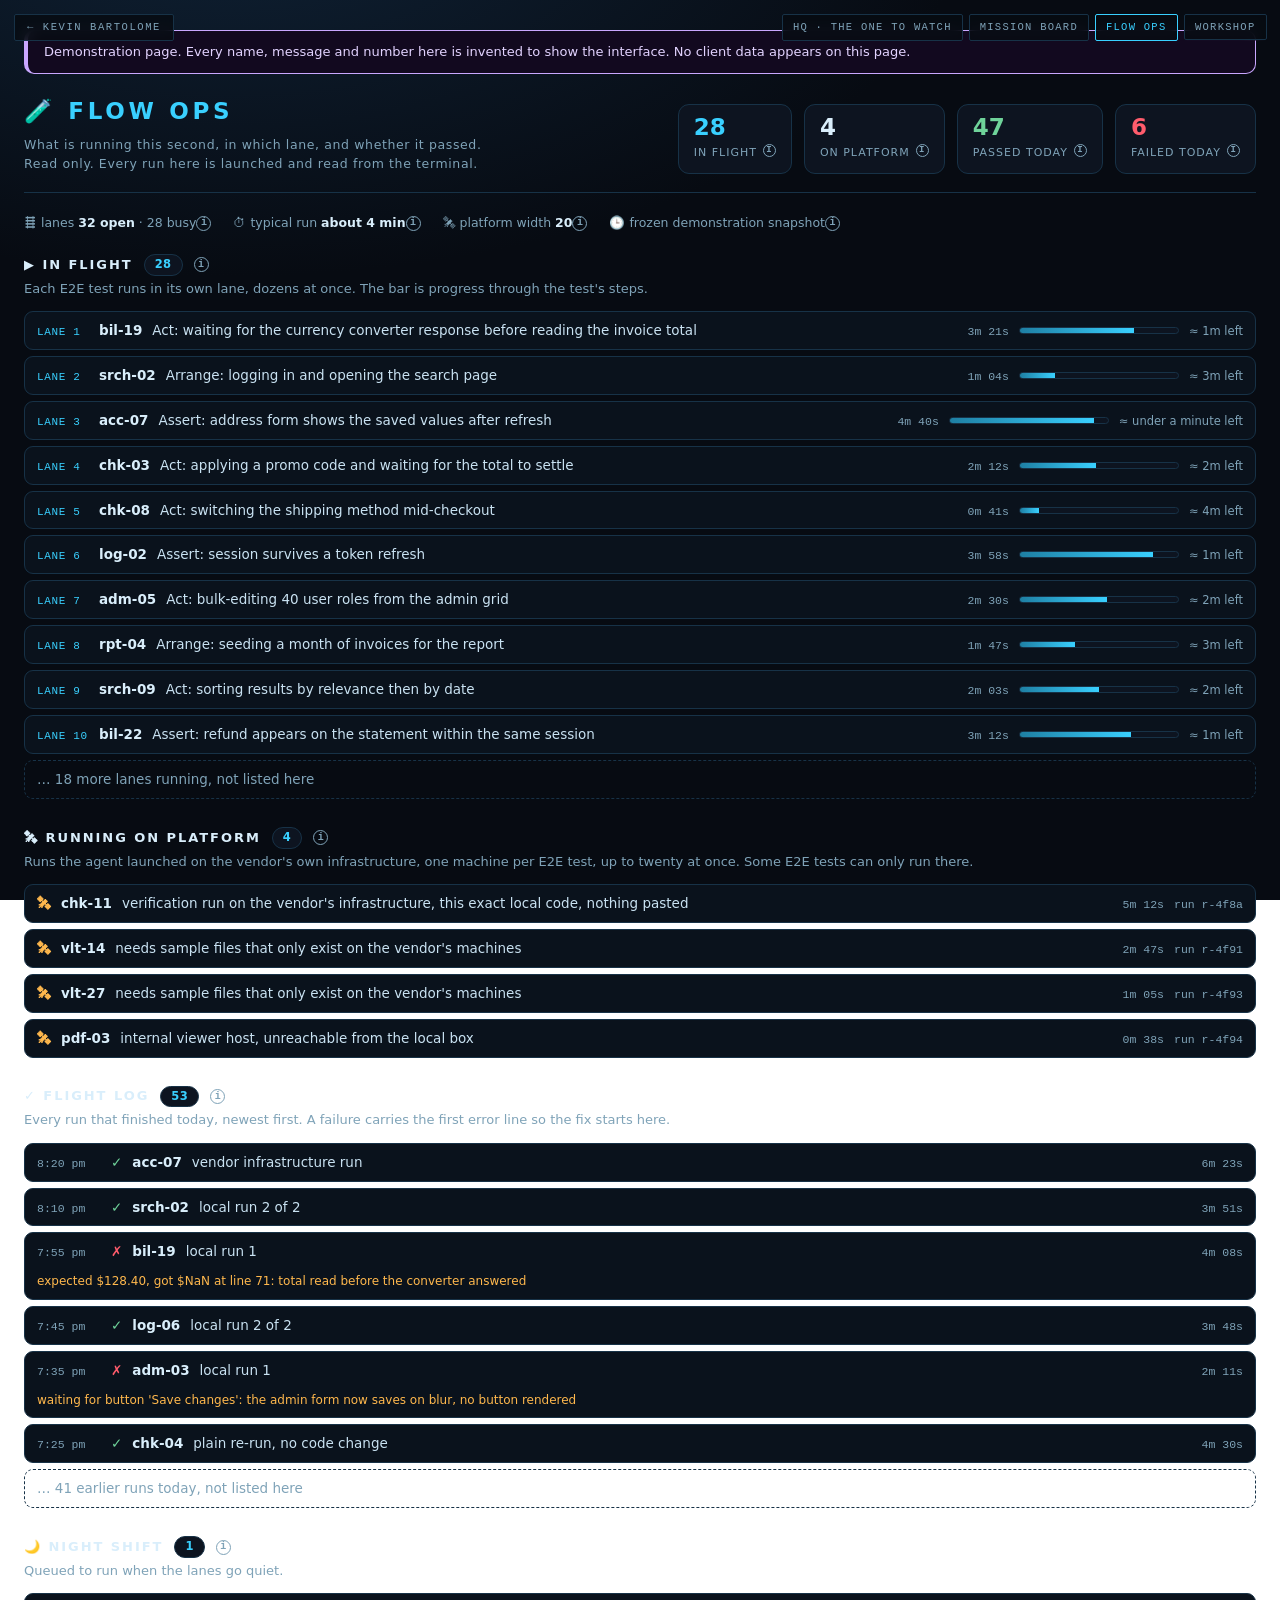
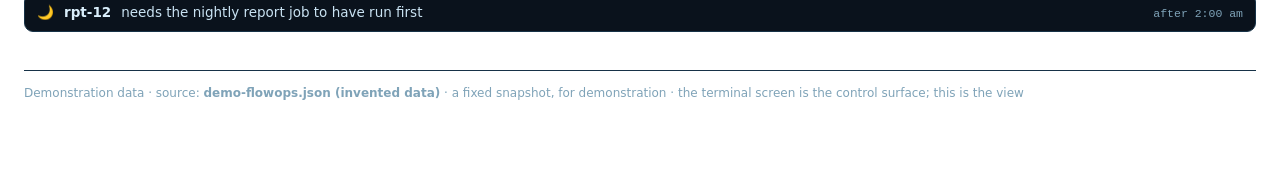
<file: flow-ops/index.html>
<!doctype html><html lang="en"><head><meta charset="utf-8">
<meta name="viewport" content="width=device-width,initial-scale=1"><title>Flow Ops · demo</title>
<style>
:root{--bg:#070b12;--panel:#0d1420;--panel2:#0a121c;--line:#173247;--cyan:#39d0ff;--dim:#7fa3b8;
--fg:#d9eefb;--red:#ff5c6c;--amber:#ffb84d;--green:#6fd39a;--violet:#c9a7ff;--gold:#f5c451}
*{box-sizing:border-box}
body{margin:0;background:radial-gradient(1200px 620px at 18% -12%,#0f2236 0%,var(--bg) 62%) fixed;
color:var(--fg);font:15px/1.55 "Segoe UI",system-ui,sans-serif;padding:30px 24px 72px}
.wrap{max-width:1240px;margin:0 auto}
.demo-banner{max-width:1240px;margin:0 auto 20px;border:1px solid var(--violet);border-left:4px solid var(--violet);
background:#12091f;color:#e2d3ff;border-radius:10px;padding:11px 16px;font-size:13px}
header.top{display:flex;flex-wrap:wrap;gap:18px 30px;align-items:flex-end;border-bottom:1px solid var(--line);padding-bottom:18px;margin-bottom:8px}
h1{margin:0;font-weight:600;letter-spacing:.16em;text-transform:uppercase;color:var(--cyan);font-size:23px}
h1 small{display:block;letter-spacing:.05em;color:var(--dim);font-size:12.5px;text-transform:none;font-weight:400;margin-top:5px;max-width:62ch}
.stats{display:flex;gap:12px;flex-wrap:wrap;margin-left:auto}
.stat{background:var(--panel);border:1px solid var(--line);border-radius:11px;padding:9px 15px;min-width:104px}
.stat b{display:block;font-size:23px;line-height:1.15;color:var(--fg)}
.stat span{color:var(--dim);font-size:11px;letter-spacing:.09em;text-transform:uppercase}
.stat.ok b{color:var(--green)} .stat.bad b{color:var(--red)} .stat.bug b{color:var(--violet)} .stat.cyan b{color:var(--cyan)}
.lights{display:flex;flex-wrap:wrap;gap:8px 22px;align-items:center;color:var(--dim);font-size:12.5px;padding:12px 0 22px}
.lights b{color:var(--fg);font-weight:600}
.lane{margin:0 0 28px}
.lane h2{font-size:13px;letter-spacing:.15em;text-transform:uppercase;color:var(--fg);margin:0 0 3px;display:flex;align-items:center;gap:11px}
.lane .n{background:var(--panel);border:1px solid var(--line);border-radius:999px;padding:1px 10px;color:var(--cyan);font-size:11.5px;letter-spacing:.04em}
.lane .sub{margin:0 0 12px;color:var(--dim);font-size:13px}
.lane.empty h2{color:var(--dim)} .lane.empty .n{color:var(--dim)} .none{color:var(--dim);opacity:.65;font-size:13px;margin:0}
ul.rows{list-style:none;margin:0;padding:0;display:flex;flex-direction:column;gap:6px}
ul.rows li{background:var(--panel2);border:1px solid var(--line);border-radius:9px;padding:8px 12px;display:flex;align-items:baseline;gap:10px;font-size:13.5px;flex-wrap:wrap}
ul.rows b{color:var(--fg)} ul.rows .txt{flex:1 1 260px;color:#c9e2f2;word-break:break-word}
ul.rows .id,ul.rows .took,ul.rows .el{font:11.5px ui-monospace,Consolas,monospace;color:var(--dim)}
ul.rows .time{font:11.5px ui-monospace,Consolas,monospace;color:var(--dim);min-width:64px}
ul.rows .tick{font-weight:700} .tick.seen{color:var(--green)} .tick.new{color:var(--amber)} .tick.bad{color:var(--red)}
ul.rows .det{font-size:12px;color:var(--amber);flex:1 1 100%}
ul.rows li.more{background:transparent;border-style:dashed;color:var(--dim)} ul.rows li.more .txt{color:var(--dim)}
ul.rows .lane-id{font:11px ui-monospace,Consolas,monospace;color:var(--cyan);letter-spacing:.06em;text-transform:uppercase;min-width:52px}
ul.rows .eta{font-size:11.5px;color:var(--dim)}
.meter{flex:0 0 160px;height:7px;border-radius:99px;background:var(--panel);border:1px solid var(--line);overflow:hidden;align-self:center}
.meter i{display:block;height:100%;position:relative;overflow:hidden} .meter i.cyan{background:linear-gradient(90deg,#1e7fa3,var(--cyan))}
.meter i::after{content:"";position:absolute;inset:0;background:linear-gradient(90deg,transparent,rgba(255,255,255,.35),transparent);transform:translateX(-100%);animation:shimmer 2.2s linear infinite}
@keyframes shimmer{to{transform:translateX(100%)}}
ul.rows .uid{font:600 11.5px ui-monospace,Consolas,monospace;color:var(--red)} .uid.c,.uid.k{color:var(--fg);font-size:13px}
ul.rows .area{font-size:10.5px;letter-spacing:.1em;text-transform:uppercase;color:var(--dim);min-width:110px}
.pill{margin-left:auto;font-size:11px;border:1px solid var(--line);border-radius:999px;padding:1px 9px;color:var(--dim)}
.pill.ok{color:var(--green);border-color:#2f5f46} .pill.warn{color:var(--amber);border-color:#6b4f1d}
ul.rows li.qa .qq,ul.rows li.qa .aa{font:700 11px ui-monospace,Consolas,monospace;border:1px solid var(--line);border-radius:6px;padding:1px 6px;color:var(--dim)}
ul.rows li.qa .aa{color:var(--cyan)} ul.rows li.qa .ans{flex:1 1 100%;padding-left:78px;color:#c9e2f2}
.hours{display:grid;grid-template-columns:repeat(auto-fit,minmax(38px,1fr));gap:6px;align-items:end;height:150px;padding:0 4px}
.hb{display:flex;flex-direction:column;align-items:center;justify-content:flex-end;height:100%;gap:4px;font-size:10.5px;color:var(--dim)}
.hb i{display:block;width:100%;background:linear-gradient(180deg,var(--gold),#7a5f1d);border-radius:4px 4px 0 0;min-height:2px}
.hb b{color:var(--fg);font-size:11px}
footer{margin:38px auto 0;color:var(--dim);font-size:12px;border-top:1px solid var(--line);padding-top:13px;max-width:1240px}
footer b{color:var(--dim)}
.info{display:inline-flex;align-items:center;justify-content:center;width:15px;height:15px;border-radius:50%;border:1px solid var(--dim);color:var(--dim);font:600 10px/1 ui-monospace,Consolas,monospace;text-transform:none;letter-spacing:0;cursor:help;position:relative;vertical-align:middle;outline:none}
.info:hover,.info:focus{color:var(--cyan);border-color:var(--cyan)}
.info::after{content:attr(data-tip);position:absolute;left:50%;top:calc(100% + 8px);transform:translateX(-50%);width:max-content;max-width:300px;background:#0f1b2a;color:var(--fg);border:1px solid var(--cyan);border-radius:8px;padding:8px 11px;font:400 12.5px/1.45 "Segoe UI",system-ui,sans-serif;text-transform:none;letter-spacing:0;white-space:normal;text-align:left;box-shadow:0 8px 24px rgba(0,0,0,.45);opacity:0;pointer-events:none;transition:opacity .12s;z-index:20}
.info:hover::after,.info:focus::after{opacity:1}
.stat .info{position:relative;margin-left:6px;width:13px;height:13px;font-size:9px;top:-1px}
.stat .info::after{left:auto;right:-8px;transform:none}
@media (max-width:640px){body{padding:20px 14px 50px} .stats{margin-left:0}}
</style><style>.sw{position:fixed;top:0;right:0;z-index:99;margin:14px;display:flex;gap:6px;flex-wrap:wrap;justify-content:flex-end}.sw a{font:500 10.5px/1 ui-monospace,Consolas,monospace;letter-spacing:.12em;text-transform:uppercase;color:#7fa3b8;background:rgba(7,11,18,.82);border:1px solid #173247;border-radius:2px;padding:7px 10px;text-decoration:none;backdrop-filter:blur(6px)}.sw a:hover{color:#d9eefb;border-color:#39d0ff}.sw a.cur{color:#39d0ff;border-color:#39d0ff}@media (max-width:760px){.sw{position:static;margin:10px 24px 0;justify-content:flex-start}}</style></head><body>
<a href="/" style="position:fixed;top:0;left:0;z-index:99;margin:14px;padding:7px 12px;font:500 10.5px/1 ui-monospace,Consolas,monospace;letter-spacing:.15em;text-transform:uppercase;color:#7fa3b8;background:rgba(7,11,18,.82);border:1px solid #173247;border-radius:2px;text-decoration:none;backdrop-filter:blur(6px)">&larr; Kevin Bartolome</a>
<nav class="sw" aria-label="The cockpit: one screen to watch, three for detail"><a href="/hq">HQ · the one to watch</a><a href="/mission-board">Mission Board</a><a href="/flow-ops" class="cur">Flow Ops</a><a href="/workshop">Workshop</a></nav>
<div class="demo-banner">Demonstration page. Every name, message and number here is invented to show the interface. No client data appears on this page.</div>
<div class="wrap">
<header class="top">
<h1>🧪 Flow Ops<small>What is running this second, in which lane, and whether it passed. Read only. Every run here is launched and read from the terminal.</small></h1>
<div class="stats"><div class="stat cyan"><b>28</b><span>in flight</span><span class="info" tabindex="0" data-tip="End-to-end (E2E) tests running this second across all lanes on this machine." aria-label="End-to-end (E2E) tests running this second across all lanes on this machine.">i</span></div><div class="stat "><b>4</b><span>on platform</span><span class="info" tabindex="0" data-tip="E2E tests the agent launched on the vendor&#x27;s infrastructure because their files or hosts only exist there." aria-label="E2E tests the agent launched on the vendor&#x27;s infrastructure because their files or hosts only exist there.">i</span></div><div class="stat ok"><b>47</b><span>passed today</span><span class="info" tabindex="0" data-tip="Runs that finished clean today, local and platform." aria-label="Runs that finished clean today, local and platform.">i</span></div><div class="stat bad"><b>6</b><span>failed today</span><span class="info" tabindex="0" data-tip="Runs that failed today. Each one carries its first error line in the flight log." aria-label="Runs that failed today. Each one carries its first error line in the flight log.">i</span></div></div>
</header>
<div class="lights"><span>🛤 lanes <b>32 open</b> · 28 busy<span class="info" tabindex="0" data-tip="A lane is one browser running one E2E test on this machine. Dozens run side by side; the ceiling is what the product&#x27;s staging environment can absorb at once, not the box." aria-label="A lane is one browser running one E2E test on this machine. Dozens run side by side; the ceiling is what the product&#x27;s staging environment can absorb at once, not the box.">i</span></span><span>⏱ typical run <b>about 4 min</b><span class="info" tabindex="0" data-tip="Median wall-clock time for one E2E test, environment setup included. The estimate on each lane comes from that test&#x27;s own history." aria-label="Median wall-clock time for one E2E test, environment setup included. The estimate on each lane comes from that test&#x27;s own history.">i</span></span><span>🛰 platform width <b>20</b><span class="info" tabindex="0" data-tip="How many E2E tests the agent runs on the vendor&#x27;s infrastructure at once, one machine each. Measured at twenty with no slowdown, so a whole batch proves itself in the time one E2E test used to take." aria-label="How many E2E tests the agent runs on the vendor&#x27;s infrastructure at once, one machine each. Measured at twenty with no slowdown, so a whole batch proves itself in the time one E2E test used to take.">i</span></span><span>🕒 frozen demonstration snapshot<span class="info" tabindex="0" data-tip="This demonstration is one fixed moment, so the ages and times never drift. The terminal version updates every two seconds." aria-label="This demonstration is one fixed moment, so the ages and times never drift. The terminal version updates every two seconds.">i</span></span></div>
<section class="lane l-run"><h2>▶ In flight <span class="n">28</span><span class="info" tabindex="0" data-tip="Each end-to-end (E2E) test runs in its own lane on this machine, dozens at once. The bar is progress through the E2E test&#x27;s steps; the estimate comes from that test&#x27;s usual duration." aria-label="Each end-to-end (E2E) test runs in its own lane on this machine, dozens at once. The bar is progress through the E2E test&#x27;s steps; the estimate comes from that test&#x27;s usual duration.">i</span></h2><p class="sub">Each E2E test runs in its own lane, dozens at once. The bar is progress through the test&#x27;s steps.</p><ul class="rows"><li class="run"><span class="lane-id">lane 1</span><b>bil-19</b><span class="txt">Act: waiting for the currency converter response before reading the invoice total</span><span class="el">3m 21s</span><span class="meter"><i class="cyan" style="width:72%"></i></span><span class="eta">≈ 1m left</span></li><li class="run"><span class="lane-id">lane 2</span><b>srch-02</b><span class="txt">Arrange: logging in and opening the search page</span><span class="el">1m 04s</span><span class="meter"><i class="cyan" style="width:22%"></i></span><span class="eta">≈ 3m left</span></li><li class="run"><span class="lane-id">lane 3</span><b>acc-07</b><span class="txt">Assert: address form shows the saved values after refresh</span><span class="el">4m 40s</span><span class="meter"><i class="cyan" style="width:91%"></i></span><span class="eta">≈ under a minute left</span></li><li class="run"><span class="lane-id">lane 4</span><b>chk-03</b><span class="txt">Act: applying a promo code and waiting for the total to settle</span><span class="el">2m 12s</span><span class="meter"><i class="cyan" style="width:48%"></i></span><span class="eta">≈ 2m left</span></li><li class="run"><span class="lane-id">lane 5</span><b>chk-08</b><span class="txt">Act: switching the shipping method mid-checkout</span><span class="el">0m 41s</span><span class="meter"><i class="cyan" style="width:12%"></i></span><span class="eta">≈ 4m left</span></li><li class="run"><span class="lane-id">lane 6</span><b>log-02</b><span class="txt">Assert: session survives a token refresh</span><span class="el">3m 58s</span><span class="meter"><i class="cyan" style="width:84%"></i></span><span class="eta">≈ 1m left</span></li><li class="run"><span class="lane-id">lane 7</span><b>adm-05</b><span class="txt">Act: bulk-editing 40 user roles from the admin grid</span><span class="el">2m 30s</span><span class="meter"><i class="cyan" style="width:55%"></i></span><span class="eta">≈ 2m left</span></li><li class="run"><span class="lane-id">lane 8</span><b>rpt-04</b><span class="txt">Arrange: seeding a month of invoices for the report</span><span class="el">1m 47s</span><span class="meter"><i class="cyan" style="width:35%"></i></span><span class="eta">≈ 3m left</span></li><li class="run"><span class="lane-id">lane 9</span><b>srch-09</b><span class="txt">Act: sorting results by relevance then by date</span><span class="el">2m 03s</span><span class="meter"><i class="cyan" style="width:50%"></i></span><span class="eta">≈ 2m left</span></li><li class="run"><span class="lane-id">lane 10</span><b>bil-22</b><span class="txt">Assert: refund appears on the statement within the same session</span><span class="el">3m 12s</span><span class="meter"><i class="cyan" style="width:70%"></i></span><span class="eta">≈ 1m left</span></li><li class="more"><span class="txt">… 18 more lanes running, not listed here</span></li></ul></section><section class="lane l-plat"><h2>🛰 Running on platform <span class="n">4</span><span class="info" tabindex="0" data-tip="Runs on the vendor&#x27;s own infrastructure, one machine per E2E test, measured at twenty at once with no slowdown. The agent ships the local code, reads the result back and records the run id on the board. Some E2E tests can only run there because their files or hosts only exist there." aria-label="Runs on the vendor&#x27;s own infrastructure, one machine per E2E test, measured at twenty at once with no slowdown. The agent ships the local code, reads the result back and records the run id on the board. Some E2E tests can only run there because their files or hosts only exist there.">i</span></h2><p class="sub">Runs the agent launched on the vendor&#x27;s own infrastructure, one machine per E2E test, up to twenty at once. Some E2E tests can only run there.</p><ul class="rows"><li><span class="tick new">🛰</span><b>chk-11</b><span class="txt">verification run on the vendor&#x27;s infrastructure, this exact local code, nothing pasted</span><span class="el">5m 12s</span><span class="id">run r-4f8a</span></li><li><span class="tick new">🛰</span><b>vlt-14</b><span class="txt">needs sample files that only exist on the vendor&#x27;s machines</span><span class="el">2m 47s</span><span class="id">run r-4f91</span></li><li><span class="tick new">🛰</span><b>vlt-27</b><span class="txt">needs sample files that only exist on the vendor&#x27;s machines</span><span class="el">1m 05s</span><span class="id">run r-4f93</span></li><li><span class="tick new">🛰</span><b>pdf-03</b><span class="txt">internal viewer host, unreachable from the local box</span><span class="el">0m 38s</span><span class="id">run r-4f94</span></li></ul></section><section class="lane l-log"><h2>✓ Flight log <span class="n">53</span><span class="info" tabindex="0" data-tip="Every run that finished today. A failure carries the first error line so the diagnosis starts from evidence, not from a re-run." aria-label="Every run that finished today. A failure carries the first error line so the diagnosis starts from evidence, not from a re-run.">i</span></h2><p class="sub">Every run that finished today, newest first. A failure carries the first error line so the fix starts here.</p><ul class="rows fin"><li><span class="time">8:20 pm</span><span class="tick seen">✓</span><b>acc-07</b><span class="txt">vendor infrastructure run</span><span class="took">6m 23s</span></li><li><span class="time">8:10 pm</span><span class="tick seen">✓</span><b>srch-02</b><span class="txt">local run 2 of 2</span><span class="took">3m 51s</span></li><li><span class="time">7:55 pm</span><span class="tick bad">✗</span><b>bil-19</b><span class="txt">local run 1</span><span class="took">4m 08s</span><span class=det>expected $128.40, got $NaN at line 71: total read before the converter answered</span></li><li><span class="time">7:45 pm</span><span class="tick seen">✓</span><b>log-06</b><span class="txt">local run 2 of 2</span><span class="took">3m 48s</span></li><li><span class="time">7:35 pm</span><span class="tick bad">✗</span><b>adm-03</b><span class="txt">local run 1</span><span class="took">2m 11s</span><span class=det>waiting for button &#x27;Save changes&#x27;: the admin form now saves on blur, no button rendered</span></li><li><span class="time">7:25 pm</span><span class="tick seen">✓</span><b>chk-04</b><span class="txt">plain re-run, no code change</span><span class="took">4m 30s</span></li><li class="more"><span class="txt">… 41 earlier runs today, not listed here</span></li></ul></section><section class="lane l-night"><h2>🌙 Night shift <span class="n">1</span><span class="info" tabindex="0" data-tip="Runs that must wait for a nightly job or a quiet period. They start on their own when the condition is met." aria-label="Runs that must wait for a nightly job or a quiet period. They start on their own when the condition is met.">i</span></h2><p class="sub">Queued to run when the lanes go quiet.</p><ul class="rows"><li><span class="tick">🌙</span><b>rpt-12</b><span class="txt">needs the nightly report job to have run first</span><span class="id">after 2:00 am</span></li></ul></section>
<footer>Demonstration data · source: <b>demo-flowops.json (invented data)</b> · a fixed snapshot, for demonstration · the terminal screen is the control surface; this is the view</footer>
</div>
</body></html>
</file>
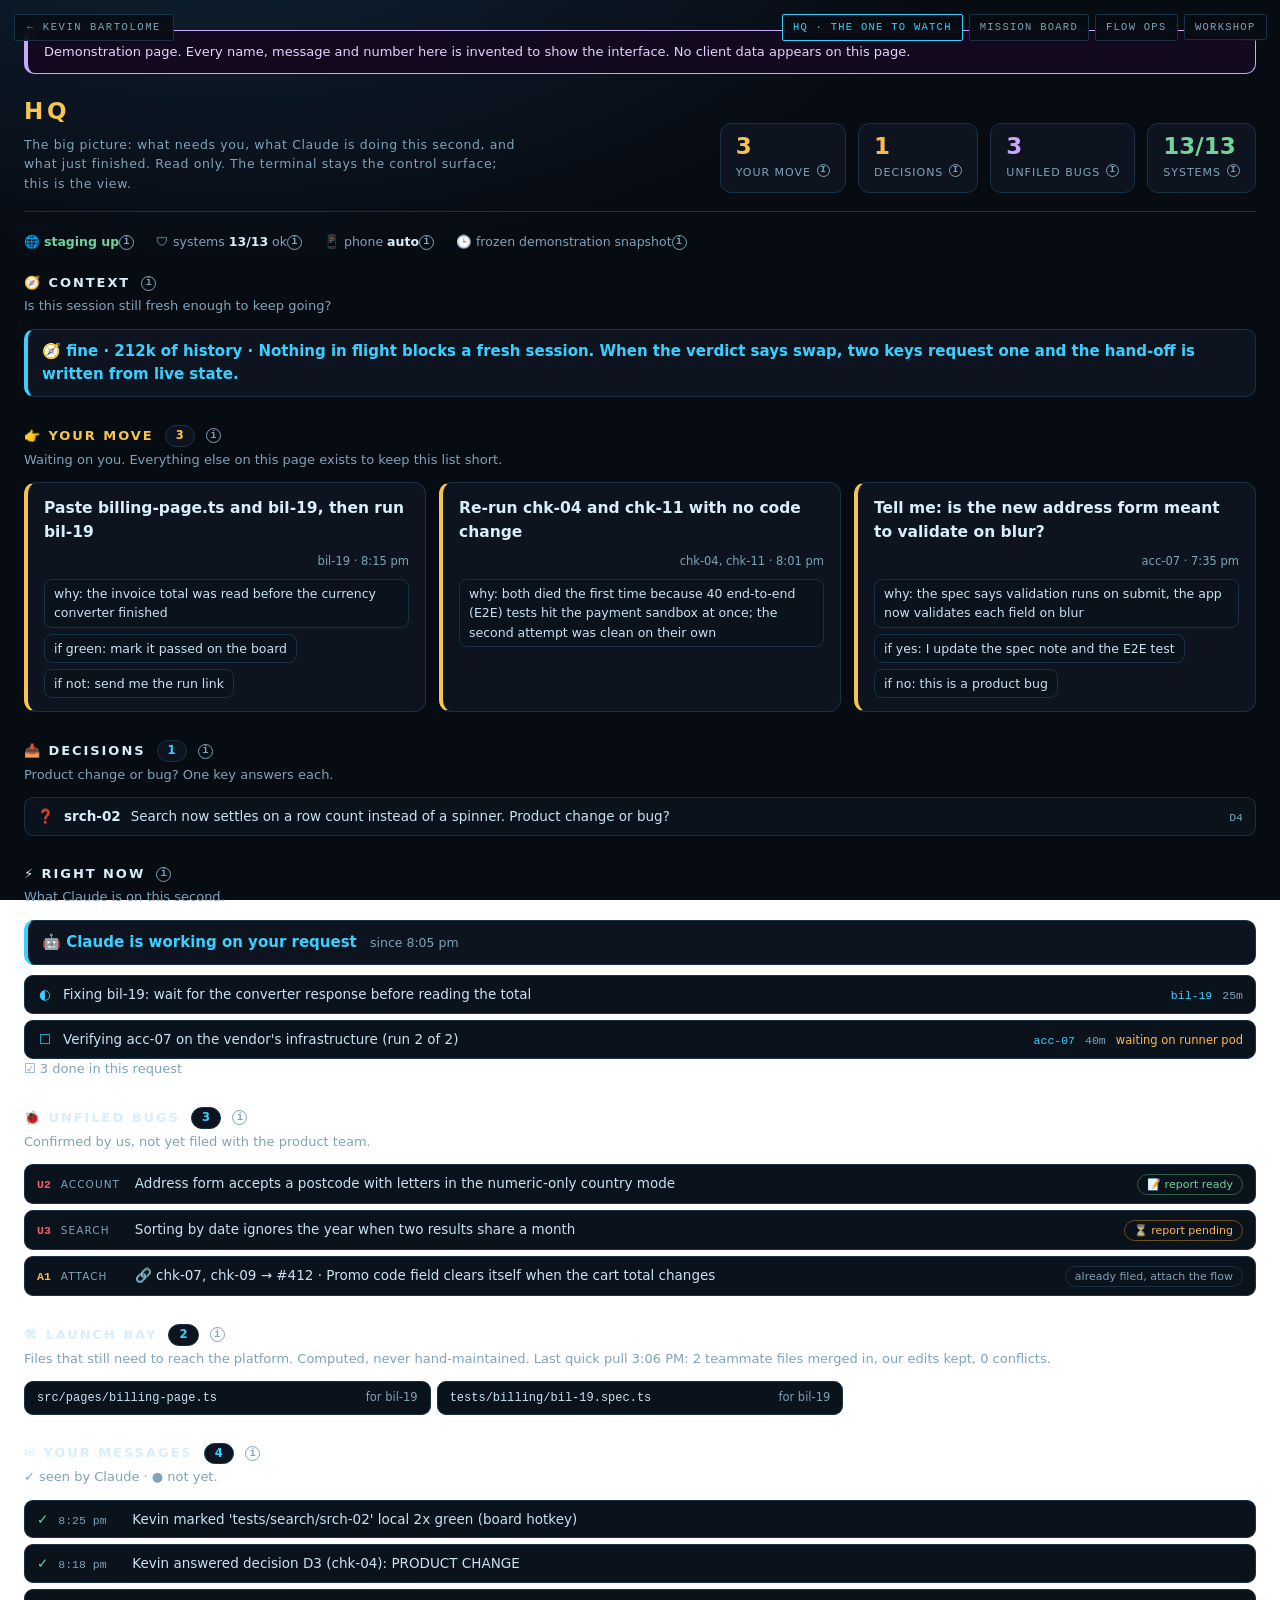
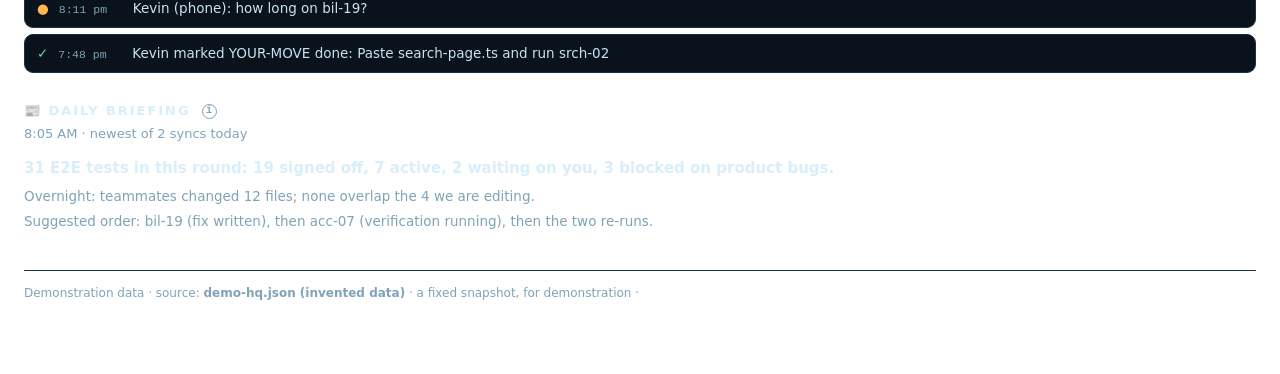
<file: hq/index.html>
<!doctype html><html lang="en"><head><meta charset="utf-8">
<meta name="viewport" content="width=device-width,initial-scale=1"><title>HQ · demo</title>
<style>
:root{--bg:#070b12;--panel:#0d1420;--panel2:#0a121c;--line:#173247;--cyan:#39d0ff;--dim:#7fa3b8;
--fg:#d9eefb;--red:#ff5c6c;--amber:#ffb84d;--green:#6fd39a;--violet:#c9a7ff;--gold:#f5c451}
*{box-sizing:border-box}
body{margin:0;background:radial-gradient(1200px 620px at 18% -12%,#0f2236 0%,var(--bg) 62%) fixed;
color:var(--fg);font:15px/1.55 "Segoe UI",system-ui,sans-serif;padding:30px 24px 72px}
.wrap{max-width:1240px;margin:0 auto}
.demo-banner{max-width:1240px;margin:0 auto 20px;border:1px solid var(--violet);border-left:4px solid var(--violet);
background:#12091f;color:#e2d3ff;border-radius:10px;padding:11px 16px;font-size:13px}
header.top{display:flex;flex-wrap:wrap;gap:18px 30px;align-items:flex-end;border-bottom:1px solid var(--line);padding-bottom:18px;margin-bottom:8px}
h1{margin:0;font-weight:600;letter-spacing:.16em;text-transform:uppercase;color:var(--gold);font-size:23px}
h1 small{display:block;letter-spacing:.05em;color:var(--dim);font-size:12.5px;text-transform:none;font-weight:400;margin-top:5px;max-width:62ch}
.stats{display:flex;gap:12px;flex-wrap:wrap;margin-left:auto}
.stat{background:var(--panel);border:1px solid var(--line);border-radius:11px;padding:9px 15px;min-width:104px}
.stat b{display:block;font-size:23px;line-height:1.15;color:var(--cyan)}
.stat span{color:var(--dim);font-size:11px;letter-spacing:.09em;text-transform:uppercase}
.stat.ok b{color:var(--green)} .stat.warn b{color:var(--amber)} .stat.bug b{color:var(--violet)} .stat.gold b{color:var(--gold)}
.lights{display:flex;flex-wrap:wrap;gap:8px 22px;align-items:center;color:var(--dim);font-size:12.5px;padding:12px 0 22px}
.lights b{color:var(--fg);font-weight:600} .lights .up{color:var(--green)} .lights .down{color:var(--red)}
.lane{margin:0 0 28px}
.lane h2{font-size:13px;letter-spacing:.15em;text-transform:uppercase;color:var(--fg);margin:0 0 3px;display:flex;align-items:center;gap:11px}
.lane .n{background:var(--panel);border:1px solid var(--line);border-radius:999px;padding:1px 10px;color:var(--cyan);font-size:11.5px;letter-spacing:.04em}
.lane .sub{margin:0 0 12px;color:var(--dim);font-size:13px}
.lane.empty h2{color:var(--dim)} .lane.empty .n{color:var(--dim)} .none{color:var(--dim);opacity:.65;font-size:13px;margin:0} .none.ok{color:var(--green);opacity:1}
.l-ym h2{color:var(--gold)} .l-ym .n{color:var(--gold)}
.cards{display:grid;grid-template-columns:repeat(auto-fill,minmax(340px,1fr));gap:13px}
.card{background:var(--panel);border:1px solid var(--line);border-left:4px solid var(--gold);border-radius:12px;padding:13px 16px 13px}
.card header{display:flex;align-items:baseline;gap:9px;flex-wrap:wrap;margin-bottom:8px}
.card .act{font-weight:600;font-size:15.5px;color:var(--fg)}
.card .meta{margin-left:auto;font-size:11.5px;color:var(--dim)}
.chips{display:flex;flex-wrap:wrap;gap:6px}
.chip{background:var(--panel2);border:1px solid var(--line);border-radius:8px;padding:4px 9px;font-size:12.5px;color:#c9e2f2}
ul.rows{list-style:none;margin:0;padding:0;display:flex;flex-direction:column;gap:6px}
ul.rows li{background:var(--panel2);border:1px solid var(--line);border-radius:9px;padding:8px 12px;display:flex;align-items:baseline;gap:10px;font-size:13.5px;flex-wrap:wrap}
ul.rows .txt{flex:1 1 300px;color:#c9e2f2;word-break:break-word}
ul.rows .id,ul.rows .age,ul.rows .ref,ul.rows .took{font:11.5px ui-monospace,Consolas,monospace;color:var(--dim)}
ul.rows .ref{color:var(--cyan)} ul.rows .wait{font-size:11.5px;color:var(--amber)}
ul.rows .q{color:var(--amber)} ul.rows b{color:var(--fg)}
ul.rows .dot{width:7px;height:7px;border-radius:50%;background:var(--cyan);display:inline-block;align-self:center}
ul.rows .uid{font:600 11.5px ui-monospace,Consolas,monospace;color:var(--red)}
ul.rows li.att .uid{color:var(--amber)}
ul.rows .area{font-size:10.5px;letter-spacing:.1em;text-transform:uppercase;color:var(--dim);min-width:64px}
.pill{margin-left:auto;font-size:11px;border:1px solid var(--line);border-radius:999px;padding:1px 9px;color:var(--dim)}
.pill.ok{color:var(--green);border-color:#2f5f46} .pill.warn{color:var(--amber);border-color:#6b4f1d} .pill.bad{color:var(--red);border-color:#6b2a31}
ul.rows .tick{font-weight:700} .tick.seen{color:var(--green)} .tick.new{color:var(--amber)} .tick.bad{color:var(--red)}
ul.rows .time{font:11.5px ui-monospace,Consolas,monospace;color:var(--dim);min-width:64px}
ul.rows .det{font-size:12px;color:var(--dim);flex:1 1 100%}
.state{border:1px solid var(--line);border-left:4px solid var(--cyan);background:var(--panel);border-radius:10px;padding:10px 14px;font-weight:600;margin-bottom:10px}
.state .since{font-weight:400;color:var(--dim);font-size:12.5px;margin-left:8px}
.state.s-working{border-left-color:var(--cyan);color:var(--cyan);animation:breathe 2.4s ease-in-out infinite}
@keyframes breathe{0%,100%{box-shadow:0 0 0 0 rgba(57,208,255,0)}50%{box-shadow:0 0 18px 0 rgba(57,208,255,.25)}}
.state.s-waiting,.state.s-waiting-you{border-left-color:var(--amber);color:var(--amber)}
.state.s-idle-bug{border-left-color:var(--red);color:var(--red)}
.state.s-idle{border-left-color:var(--line);color:var(--dim)}
ul.files{list-style:none;margin:0;padding:0;display:grid;grid-template-columns:repeat(auto-fill,minmax(320px,1fr));gap:6px}
ul.files li{background:var(--panel2);border:1px solid var(--line);border-radius:9px;padding:7px 12px;display:flex;gap:10px;align-items:baseline}
ul.files code{font:12px ui-monospace,Consolas,monospace;color:#c9e2f2;word-break:break-all}
ul.files .for{margin-left:auto;font-size:11.5px;color:var(--dim)}
.l-brief .head{margin:0 0 6px;font-weight:600;color:var(--fg)} .l-brief .bl{margin:0 0 4px;color:var(--dim);font-size:13.5px}
footer{margin:38px auto 0;color:var(--dim);font-size:12px;border-top:1px solid var(--line);padding-top:13px;max-width:1240px}
footer b{color:var(--dim)}
.info{display:inline-flex;align-items:center;justify-content:center;width:15px;height:15px;border-radius:50%;border:1px solid var(--dim);color:var(--dim);font:600 10px/1 ui-monospace,Consolas,monospace;text-transform:none;letter-spacing:0;cursor:help;position:relative;vertical-align:middle;outline:none}
.info:hover,.info:focus{color:var(--cyan);border-color:var(--cyan)}
.info::after{content:attr(data-tip);position:absolute;left:50%;top:calc(100% + 8px);transform:translateX(-50%);width:max-content;max-width:300px;background:#0f1b2a;color:var(--fg);border:1px solid var(--cyan);border-radius:8px;padding:8px 11px;font:400 12.5px/1.45 "Segoe UI",system-ui,sans-serif;text-transform:none;letter-spacing:0;white-space:normal;text-align:left;box-shadow:0 8px 24px rgba(0,0,0,.45);opacity:0;pointer-events:none;transition:opacity .12s;z-index:20}
.info:hover::after,.info:focus::after{opacity:1}
.rows.now .ck{color:var(--cyan);width:16px;display:inline-block;text-align:center}
.stat .info{position:relative;margin-left:6px;width:13px;height:13px;font-size:9px;top:-1px}
.stat .info::after{left:auto;right:-8px;transform:none}
@media (max-width:640px){body{padding:20px 14px 50px} .stats{margin-left:0}}
</style><style>.sw{position:fixed;top:0;right:0;z-index:99;margin:14px;display:flex;gap:6px;flex-wrap:wrap;justify-content:flex-end}.sw a{font:500 10.5px/1 ui-monospace,Consolas,monospace;letter-spacing:.12em;text-transform:uppercase;color:#7fa3b8;background:rgba(7,11,18,.82);border:1px solid #173247;border-radius:2px;padding:7px 10px;text-decoration:none;backdrop-filter:blur(6px)}.sw a:hover{color:#d9eefb;border-color:#39d0ff}.sw a.cur{color:#39d0ff;border-color:#39d0ff}@media (max-width:760px){.sw{position:static;margin:10px 24px 0;justify-content:flex-start}}</style></head><body>
<a href="/" style="position:fixed;top:0;left:0;z-index:99;margin:14px;padding:7px 12px;font:500 10.5px/1 ui-monospace,Consolas,monospace;letter-spacing:.15em;text-transform:uppercase;color:#7fa3b8;background:rgba(7,11,18,.82);border:1px solid #173247;border-radius:2px;text-decoration:none;backdrop-filter:blur(6px)">&larr; Kevin Bartolome</a>
<nav class="sw" aria-label="The cockpit: one screen to watch, three for detail"><a href="/hq" class="cur">HQ · the one to watch</a><a href="/mission-board">Mission Board</a><a href="/flow-ops">Flow Ops</a><a href="/workshop">Workshop</a></nav>
<div class="demo-banner">Demonstration page. Every name, message and number here is invented to show the interface. No client data appears on this page.</div>
<div class="wrap">
<header class="top">
<h1>HQ<small>The big picture: what needs you, what Claude is doing this second, and what just finished.
Read only. The terminal stays the control surface; this is the view.</small></h1>
<div class="stats">
<div class="stat gold"><b>3</b><span>your move</span><span class="info" tabindex="0" data-tip="How many things need a human right now. On a good day this is zero or one." aria-label="How many things need a human right now. On a good day this is zero or one.">i</span></div>
<div class="stat warn"><b>1</b><span>decisions</span><span class="info" tabindex="0" data-tip="Product-change-or-bug questions waiting for a one-key answer." aria-label="Product-change-or-bug questions waiting for a one-key answer.">i</span></div>
<div class="stat bug"><b>3</b><span>unfiled bugs</span><span class="info" tabindex="0" data-tip="Confirmed defects with a written report, not yet filed with the product team." aria-label="Confirmed defects with a written report, not yet filed with the product team.">i</span></div>
<div class="stat ok"><b>13/13</b><span>systems</span><span class="info" tabindex="0" data-tip="Self-checks on the machinery itself: this screen and its three detail views, the three sentinel processes, the phone relay, the code indexes and the last audit. Red means one is down or stale." aria-label="Self-checks on the machinery itself: this screen and its three detail views, the three sentinel processes, the phone relay, the code indexes and the last audit. Red means one is down or stale.">i</span></div>
</div>
</header>
<div class="lights">
<span>🌐 <b class="up">staging up</b><span class="info" tabindex="0" data-tip="Whether the staging environment the E2E tests run against is answering. Checked every minute with one request. Red means runs will fail for reasons that are not the E2E tests&#x27; fault, so nothing gets diagnosed until it is back." aria-label="Whether the staging environment the E2E tests run against is answering. Checked every minute with one request. Red means runs will fail for reasons that are not the E2E tests&#x27; fault, so nothing gets diagnosed until it is back.">i</span></span>
<span>🛡 systems <b>13/13</b> ok<span class="info" tabindex="0" data-tip="Self-checks on the machinery itself: this screen and its three detail views, the three sentinel processes that wake the agent, the phone relay, the code indexes and the last tooling audit. One red row names what is down and how it gets fixed." aria-label="Self-checks on the machinery itself: this screen and its three detail views, the three sentinel processes that wake the agent, the phone relay, the code indexes and the last tooling audit. One red row names what is down and how it gets fixed.">i</span></span>
<span>📱 phone <b>auto</b><span class="info" tabindex="0" data-tip="How the agent reaches the person&#x27;s phone. auto: push only when the keyboard has been idle. away: push everything. muted: push nothing. Replies from the phone land back in the messages panel." aria-label="How the agent reaches the person&#x27;s phone. auto: push only when the keyboard has been idle. away: push everything. muted: push nothing. Replies from the phone land back in the messages panel.">i</span></span>
<span>🕒 frozen demonstration snapshot<span class="info" tabindex="0" data-tip="This demonstration is one fixed moment, so the ages and times never drift. The real page regenerates every ten seconds while HQ runs and reloads itself every fifteen." aria-label="This demonstration is one fixed moment, so the ages and times never drift. The real page regenerates every ten seconds while HQ runs and reloads itself every fifteen.">i</span></span>
</div>
<section class="lane l-ctx"><h2>🧭 Context <span class="info" tabindex="0" data-tip="A verdict on the session itself: how much history it carries against what is still in flight. fine, swap when the work clears, swap now. Two keys request a fresh session; the hand-off is written from live state and read by the next session before the first prompt." aria-label="A verdict on the session itself: how much history it carries against what is still in flight. fine, swap when the work clears, swap now. Two keys request a fresh session; the hand-off is written from live state and read by the next session before the first prompt.">i</span></h2><p class="sub">Is this session still fresh enough to keep going?</p><div class="state s-working">🧭 <b>fine</b> · 212k of history · Nothing in flight blocks a fresh session. When the verdict says swap, two keys request one and the hand-off is written from live state.</div></section>
<section class="lane l-ym"><h2>👉 Your move <span class="n">3</span><span class="info" tabindex="0" data-tip="Everything that is waiting on a human: paste a file, run an end-to-end (E2E) test, answer a question. The agent files these itself; the person clears them with one key." aria-label="Everything that is waiting on a human: paste a file, run an end-to-end (E2E) test, answer a question. The agent files these itself; the person clears them with one key.">i</span></h2><p class="sub">Waiting on you. Everything else on this page exists to keep this list short.</p><div class="cards"><article class="card ym"><header><span class="act">Paste billing-page.ts and bil-19, then run bil-19</span><span class="meta">bil-19 · 8:15 pm</span></header><div class="chips"><span class="chip">why: the invoice total was read before the currency converter finished</span><span class="chip">if green: mark it passed on the board</span><span class="chip">if not: send me the run link</span></div></article><article class="card ym"><header><span class="act">Re-run chk-04 and chk-11 with no code change</span><span class="meta">chk-04, chk-11 · 8:01 pm</span></header><div class="chips"><span class="chip">why: both died the first time because 40 end-to-end (E2E) tests hit the payment sandbox at once; the second attempt was clean on their own</span></div></article><article class="card ym"><header><span class="act">Tell me: is the new address form meant to validate on blur?</span><span class="meta">acc-07 · 7:35 pm</span></header><div class="chips"><span class="chip">why: the spec says validation runs on submit, the app now validates each field on blur</span><span class="chip">if yes: I update the spec note and the E2E test</span><span class="chip">if no: this is a product bug</span></div></article></div></section>
<section class="lane l-dec"><h2>📥 Decisions <span class="n">1</span><span class="info" tabindex="0" data-tip="An E2E test disagrees with the product and the agent cannot tell whether the product changed on purpose or broke. One key answers: product change, bug, or skip." aria-label="An E2E test disagrees with the product and the agent cannot tell whether the product changed on purpose or broke. One key answers: product change, bug, or skip.">i</span></h2><p class="sub">Product change or bug? One key answers each.</p><ul class="rows"><li><span class="q">❓</span><b>srch-02</b><span class="txt">Search now settles on a row count instead of a spinner. Product change or bug?</span><span class="id">D4</span></li></ul></section>
<section class="lane l-now"><h2>⚡ Right now <span class="info" tabindex="0" data-tip="The agent&#x27;s own task list, live: ◐ in progress, ☐ pending, ☑ done. The state line says whether it is working, has work in flight, or is waiting on a person. Sentinels are watchers, not work, so they never count here." aria-label="The agent&#x27;s own task list, live: ◐ in progress, ☐ pending, ☑ done. The state line says whether it is working, has work in flight, or is waiting on a person. Sentinels are watchers, not work, so they never count here.">i</span></h2><p class="sub">What Claude is on this second.</p><div class="state s-working">🤖 Claude is working on your request <span class="since">since 8:05 pm</span></div><ul class="rows now"><li><span class=ck>◐</span><span class="txt">Fixing bil-19: wait for the converter response before reading the total</span><span class="ref">bil-19</span><span class="age">25m</span></li><li><span class=ck>☐</span><span class="txt">Verifying acc-07 on the vendor&#x27;s infrastructure (run 2 of 2)</span><span class="ref">acc-07</span><span class="age">40m</span><span class=wait>waiting on runner pod</span></li></ul><p class="sub">☑ 3 done in this request</p></section>
<section class="lane l-unf"><h2>🐞 Unfiled bugs <span class="n">3</span><span class="info" tabindex="0" data-tip="Defects the agent has confirmed with evidence but that nobody has filed with the product team yet. The report is written and ready to paste." aria-label="Defects the agent has confirmed with evidence but that nobody has filed with the product team yet. The report is written and ready to paste.">i</span></h2><p class="sub">Confirmed by us, not yet filed with the product team.</p><ul class="rows"><li><span class="uid">U2</span><span class="area">Account</span><span class="txt">Address form accepts a postcode with letters in the numeric-only country mode</span><span class="pill ok">📝 report ready</span></li><li><span class="uid">U3</span><span class="area">Search</span><span class="txt">Sorting by date ignores the year when two results share a month</span><span class="pill warn">⏳ report pending</span></li><li class="att"><span class="uid">A1</span><span class="area">attach</span><span class="txt">🔗 chk-07, chk-09 → #412 · Promo code field clears itself when the cart total changes</span><span class="pill">already filed, attach the flow</span></li></ul></section>
<section class="lane l-lb"><h2>🛠 Launch bay <span class="n">2</span><span class="info" tabindex="0" data-tip="Edited files that have not reached the platform yet. Computed from the file hashes, never maintained by hand, so it cannot go stale. Before any paste the agent pulls teammates&#x27; latest and merges three ways, its edits on top, so nothing is overwritten." aria-label="Edited files that have not reached the platform yet. Computed from the file hashes, never maintained by hand, so it cannot go stale. Before any paste the agent pulls teammates&#x27; latest and merges three ways, its edits on top, so nothing is overwritten.">i</span></h2><p class="sub">Files that still need to reach the platform. Computed, never hand-maintained. Last quick pull 3:06 PM: 2 teammate files merged in, our edits kept, 0 conflicts.</p><ul class="files"><li><code>src/pages/billing-page.ts</code><span class=for>for bil-19</span></li><li><code>tests/billing/bil-19.spec.ts</code><span class=for>for bil-19</span></li></ul></section>
<section class="lane l-msg"><h2>✉ Your messages <span class="n">4</span><span class="info" tabindex="0" data-tip="Every keypress and phone message the person sent, with a tick once the agent has read it." aria-label="Every keypress and phone message the person sent, with a tick once the agent has read it.">i</span></h2><p class="sub">✓ seen by Claude · ● not yet.</p><ul class="rows msgs"><li><span class="tick seen">✓</span><span class="time">8:25 pm</span><span class="txt">Kevin marked &#x27;tests/search/srch-02&#x27; local 2x green (board hotkey)</span></li><li><span class="tick seen">✓</span><span class="time">8:18 pm</span><span class="txt">Kevin answered decision D3 (chk-04): PRODUCT CHANGE</span></li><li><span class="tick new">●</span><span class="time">8:11 pm</span><span class="txt">Kevin (phone): how long on bil-19?</span></li><li><span class="tick seen">✓</span><span class="time">7:48 pm</span><span class="txt">Kevin marked YOUR-MOVE done: Paste search-page.ts and run srch-02</span></li></ul></section>
<section class="lane l-brief"><h2>📰 Daily briefing <span class="info" tabindex="0" data-tip="Written by the agent at the morning sync: what changed overnight and the suggested order of work." aria-label="Written by the agent at the morning sync: what changed overnight and the suggested order of work.">i</span></h2><p class="sub">8:05 AM · newest of 2 syncs today</p><p class="head">31 E2E tests in this round: 19 signed off, 7 active, 2 waiting on you, 3 blocked on product bugs.</p><p class="bl">Overnight: teammates changed 12 files; none overlap the 4 we are editing.</p><p class="bl">Suggested order: bil-19 (fix written), then acc-07 (verification running), then the two re-runs.</p></section>
<footer>Demonstration data · source: <b>demo-hq.json (invented data)</b> ·
a fixed snapshot, for demonstration ·
</footer>
</div>

</body></html>
</file>
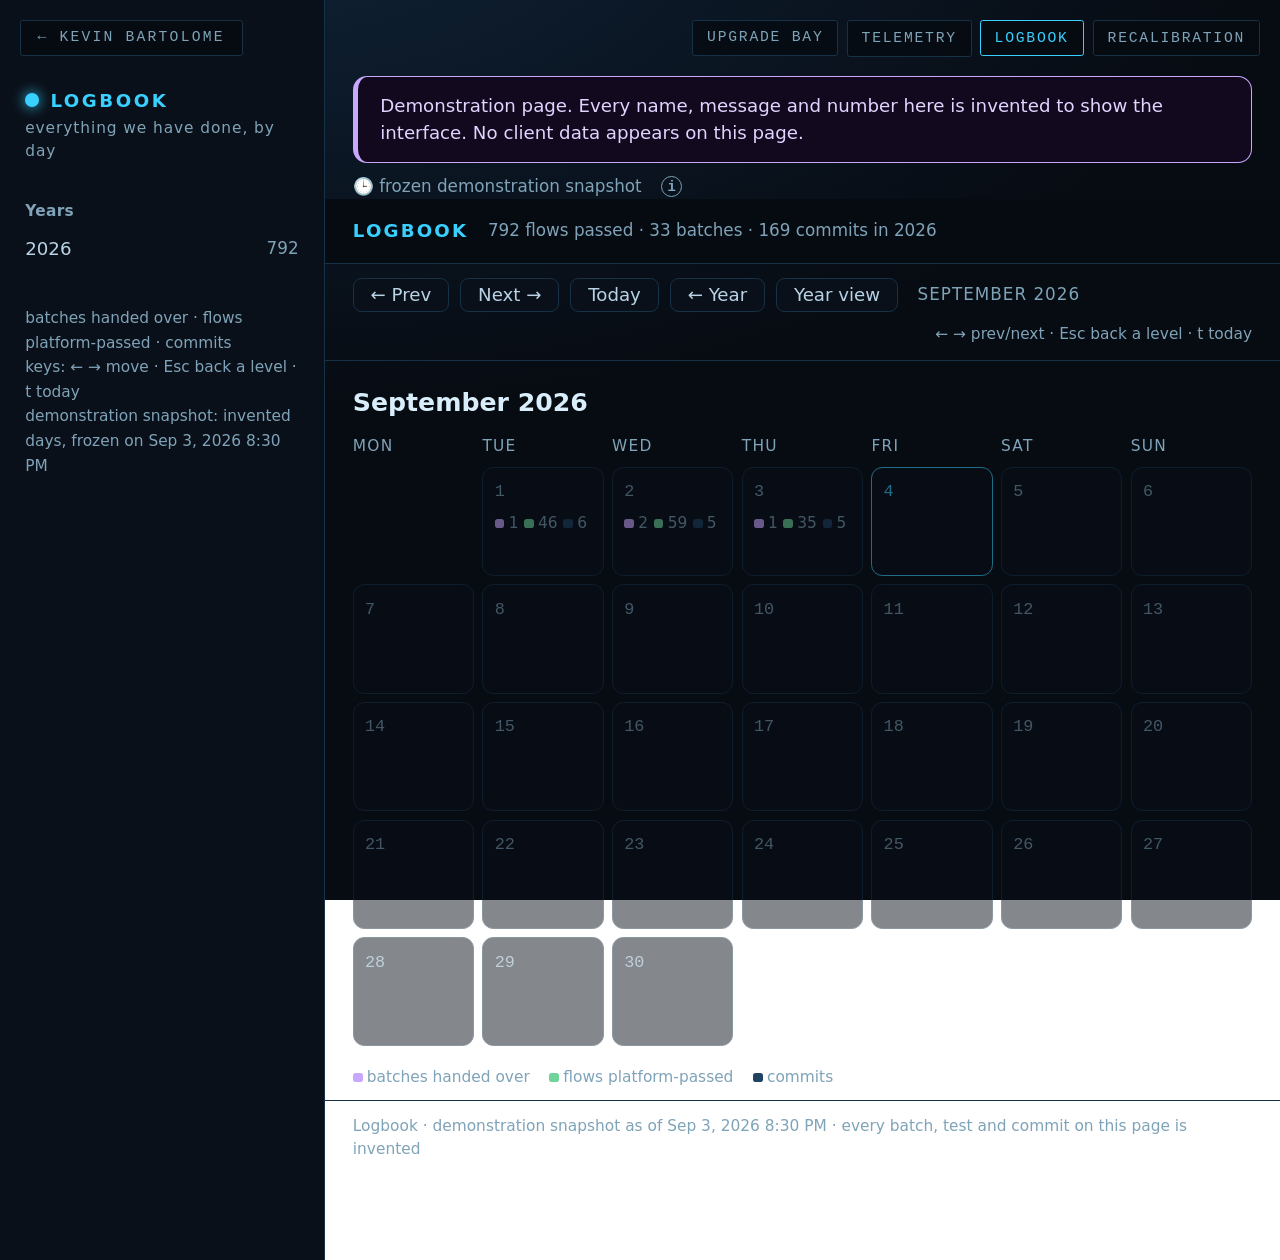
<file: logbook/index.html>
<!doctype html><html><head><meta charset="utf-8"><title>Logbook</title><style>
:root{--bg:#070b12;--bg2:#0a1019;--panel:#0d1420;--line:#173247;--line2:#1f4360;--fg:#d9eefb;--fg2:#b9d3e6;--dim:#7fa3b8;--accent:#39d0ff;--accent2:#7de3ff;--high:#ff5c6c;--med:#ffb84d;--low:#6fd39a;--purple:#c9a7ff;--cyan:#39d0ff}
*{box-sizing:border-box} [hidden]{display:none!important} html{scroll-behavior:smooth;zoom:1.4} body{margin:0;background:radial-gradient(1200px 600px at 20% -10%,#0f2236 0%,var(--bg) 60%) fixed;color:var(--fg);font:13px/1.5 "Segoe UI",Inter,system-ui,-apple-system,sans-serif;-webkit-font-smoothing:antialiased}
*::-webkit-scrollbar{width:10px;height:10px} *::-webkit-scrollbar-track{background:transparent} *::-webkit-scrollbar-thumb{background:var(--line2);border-radius:8px;border:2px solid var(--bg)} *::-webkit-scrollbar-thumb:hover{background:#3a3d44} *{scrollbar-color:var(--line2) transparent;scrollbar-width:thin}
.app{display:grid;grid-template-columns:232px 1fr;min-height:100vh}
aside{background:var(--bg2);border-right:1px solid var(--line);padding:14px 10px;position:sticky;top:0;height:100vh;overflow:auto}
.brand{display:flex;flex-direction:column;gap:2px;padding:6px 8px 14px} .brand .name{display:flex;align-items:center;gap:8px;color:var(--cyan);font-weight:600;font-size:13px;letter-spacing:.14em;text-transform:uppercase} .brand .dot{width:10px;height:10px;border-radius:50%;background:var(--cyan);box-shadow:0 0 10px var(--cyan)} .brand small{color:var(--dim);font-size:11px;letter-spacing:.06em}
.nav h5{margin:12px 8px 4px;font-size:11px;font-weight:600;color:var(--dim);letter-spacing:.02em;text-transform:none}
.view{display:flex;align-items:center;gap:8px;padding:5px 8px;border-radius:6px;color:var(--fg2);cursor:pointer;font-size:13px;user-select:none} .view:hover{background:#0f1c2b;color:var(--fg)} .view.on{background:#102a3f;color:var(--fg);box-shadow:inset 2px 0 0 var(--cyan)} .view .c{margin-left:auto;color:var(--dim);font-size:12px;font-variant-numeric:tabular-nums} .view .ic{width:16px;text-align:center;font-size:12px}
.side-foot{margin-top:18px;padding:8px;color:var(--dim);font-size:11px;line-height:1.6}
main{min-width:0}
.hdr{position:sticky;top:0;z-index:5;background:rgba(7,11,18,.92);backdrop-filter:blur(8px);border-bottom:1px solid var(--line);padding:0 20px;height:46px;display:flex;align-items:center;gap:14px}
.hdr h1{margin:0;font-size:13px;font-weight:600;color:var(--cyan);letter-spacing:.12em;text-transform:uppercase} .hdr .cnt{color:var(--dim);font-size:12px;font-variant-numeric:tabular-nums}
.hdr input{margin-left:auto;width:320px;max-width:40vw;background:var(--panel);border:1px solid var(--line);color:var(--fg);border-radius:6px;padding:6px 10px;font:13px Inter,"Segoe UI",system-ui} .hdr input:focus{outline:none;border-color:var(--accent)}
.filters[hidden]{display:none} .daygrp{margin:0 0 6px} .daygrp>summary.dayhdr{cursor:pointer;list-style:none;padding:6px 0} .daygrp>summary.dayhdr::before{content:"▾ ";color:var(--dim)} .daygrp:not([open])>summary.dayhdr::before{content:"▸ "} #dtoggle{margin-left:8px}
.filters{display:flex;gap:6px;align-items:center;padding:8px 20px;border-bottom:1px solid var(--line);flex-wrap:wrap}
.chip{border:1px solid var(--line);color:var(--dim);border-radius:6px;padding:2px 9px;font-size:12px;cursor:pointer;user-select:none;background:var(--bg2)} .chip:hover{color:var(--fg);border-color:var(--line2)} .chip.on{color:var(--fg);border-color:var(--accent);background:#0f2a3d} .chip.high.on{border-color:var(--high)} .chip.medium.on{border-color:var(--med)} .chip.low.on{border-color:var(--low)} .chip.claude.on{border-color:var(--purple)}
.sep{width:1px;height:16px;background:var(--line);margin:0 4px} .n{color:var(--dim);font-size:12px;margin-left:auto}
.list{padding:6px 0 40px}
.it{border-bottom:1px solid var(--line)} .it:hover{background:#0b1522} .it summary{display:grid;grid-template-columns:20px 20px 56px 1fr auto auto 92px;gap:10px;align-items:center;padding:0 20px;height:40px;cursor:pointer;list-style:none} .it summary::-webkit-details-marker{display:none}
.it.done,.it.dropped{opacity:.6}
.pr{display:inline-flex;gap:1.5px;align-items:flex-end;height:12px;width:14px} .pr i{display:block;width:3px;background:var(--line2);border-radius:1px} .pr i:nth-child(1){height:4px} .pr i:nth-child(2){height:7px} .pr i:nth-child(3){height:10px} .pr.high i{background:var(--high)} .pr.medium i:nth-child(-n+2){background:var(--med)} .pr.low i:nth-child(1){background:var(--low)}
.k{text-align:center;font-size:13px} .id{font:12px ui-monospace,Consolas,monospace;color:var(--dim);font-variant-numeric:tabular-nums} .t{font-weight:500;color:var(--fg);overflow:hidden;text-overflow:ellipsis;white-space:nowrap} .it[open] .t{white-space:normal}
.lab{font-size:11px;color:var(--dim);border:1px solid var(--line);border-radius:999px;padding:1px 8px;white-space:nowrap} .o{font-size:11px;color:var(--dim);white-space:nowrap} .o.claude{color:var(--purple)} .o.kevin{color:var(--cyan)} .d{font-size:12px;color:var(--dim);text-align:right;white-space:nowrap} .d em{color:var(--med);font-style:normal} .d b{color:var(--dim);font-weight:600}
.body{padding:2px 20px 14px 126px} .detail{margin:0 0 6px;color:var(--fg2);white-space:pre-wrap;max-width:90ch} .dim{color:var(--dim)} .meta{margin:0;font-size:12px;color:var(--dim)}
.empty{color:var(--dim);padding:24px 20px}
.guide{display:grid;grid-template-columns:260px 1fr;gap:0} @media(max-width:1000px){.guide{grid-template-columns:1fr}}
.tday{margin:0 0 4px} .tday>summary{cursor:pointer;display:flex;align-items:baseline;gap:8px;padding:6px 6px;color:var(--fg);font-size:12px;font-weight:600;border-radius:6px} .tday>summary:hover{background:var(--bg2)} .tday[open]>summary{color:var(--cyan)} .tdn{margin-left:auto;font-size:11px;color:var(--dim);font-weight:400;font-variant-numeric:tabular-nums} .tday a{padding-left:14px}
.dayhdr{margin:18px 0 8px;font-size:12px;color:var(--cyan);letter-spacing:.1em;text-transform:uppercase;display:flex;gap:10px;align-items:baseline} .dayhdr .tdn{margin-left:0}
.toc{position:sticky;top:46px;align-self:start;max-height:calc(100vh - 46px);overflow:auto;border-right:1px solid var(--line);padding:10px 8px} .toc a{display:flex;gap:8px;align-items:baseline;color:var(--fg2);text-decoration:none;font-size:12.5px;padding:5px 8px;border-radius:6px} .toc a:hover{background:#0f1c2b;color:var(--fg)} .tid{font:11px ui-monospace,Consolas,monospace;color:var(--dim);min-width:34px} .tdate{margin-left:auto;font-size:11px;color:var(--dim)}
.cards{padding:10px 20px 40px}
.feat{border:1px solid var(--line);border-radius:8px;margin:0 0 8px;background:var(--bg2)} .feat>summary{display:flex;flex-wrap:wrap;align-items:baseline;gap:6px 12px;padding:10px 14px;cursor:pointer;list-style:none} .feat>summary::-webkit-details-marker{display:none} .feat>summary:hover{background:#0f1c2b;border-radius:8px}
.fname{font-size:14px;font-weight:600;color:var(--cyan)} .tagline{color:var(--dim);flex:1;min-width:200px} .tag{border-radius:999px;padding:1px 8px;border:1px solid var(--line);font-size:11px;color:var(--dim)} .tag.who.claude{color:var(--purple)} .tag.who.kevin{color:var(--cyan)}
.feat .body{padding:0 14px 14px} .grid2{display:grid;grid-template-columns:repeat(auto-fit,minmax(260px,1fr));gap:10px;margin:0 0 12px} .box{border:1px solid var(--line);border-radius:8px;padding:10px 12px;background:var(--bg)} .box h4{margin:0 0 6px;font-size:11px;font-weight:600;color:var(--dim)} .box p{margin:0;font-size:13px;color:var(--fg2)} .box.bad{border-left:2px solid var(--high)} .box.good{border-left:2px solid var(--low)}
.hh{margin:0 0 6px;font-size:11px;font-weight:600;color:var(--dim)} .steps{margin:0 0 12px;padding-left:20px;color:var(--fg2)} .steps li{margin:0 0 4px} .keys{display:grid;grid-template-columns:auto 1fr;gap:6px 12px;align-items:center;margin:0 0 12px;font-size:12.5px} .kbd{font:600 11px ui-monospace,Consolas,monospace;background:var(--bg);border:1px solid var(--line2);color:var(--fg);border-radius:5px;padding:2px 8px;text-align:center;box-shadow:inset 0 -1px 0 var(--line2)} .kbdw{color:var(--dim)}
.under summary{font-size:12px;color:var(--dim);cursor:pointer} .under p{margin:8px 0 0;font-size:12.5px;color:var(--fg2)} .files{color:var(--dim)}
footer{color:var(--dim);font-size:11px;padding:10px 20px;border-top:1px solid var(--line)}

.refs a.ref{display:block;margin:4px 0;padding:6px 8px;border:1px solid var(--line,#173247);border-radius:6px;color:var(--cyan,#39d0ff);text-decoration:none;font-size:12.5px;line-height:1.35}
.refs a.ref:hover{background:rgba(57,208,255,.08)}
main{min-width:0;padding-bottom:40px}
.bar{display:flex;gap:8px;align-items:center;padding:10px 20px;border-bottom:1px solid var(--line);flex-wrap:wrap}
.btn{border:1px solid var(--line);background:var(--bg2);color:var(--fg2);border-radius:6px;padding:4px 12px;font:13px "Segoe UI",Inter,system-ui;cursor:pointer}
.btn:hover{color:var(--fg);border-color:var(--line2)} .btn.on{border-color:var(--accent);color:var(--fg);background:#0f2a3d}
.crumb{color:var(--dim);font-size:12px;letter-spacing:.06em;text-transform:uppercase;margin-left:6px}
.hint{margin-left:auto;color:var(--dim);font-size:11px}
.title{padding:16px 20px 4px;font-size:18px;font-weight:600;color:var(--fg)}
.months{display:grid;grid-template-columns:repeat(4,1fr);gap:10px;padding:10px 20px}
@media(max-width:900px){.months{grid-template-columns:repeat(2,1fr)}}
.mtile{border:1px solid var(--line);border-radius:8px;background:var(--bg2);padding:12px 14px;cursor:pointer;min-height:96px}
.mtile:hover{border-color:var(--line2);background:#0f1c2b} .mtile.now{box-shadow:inset 2px 0 0 var(--cyan)}
.mtile.empty{opacity:.45;cursor:default} .mtile h3{margin:0 0 8px;font-size:13px;color:var(--cyan);letter-spacing:.1em;text-transform:uppercase}
.stat{display:flex;gap:8px;align-items:baseline;font-size:12px;color:var(--dim)} .stat b{color:var(--fg);font-variant-numeric:tabular-nums;font-size:14px}
.dow{display:grid;grid-template-columns:repeat(7,1fr);gap:6px;padding:6px 20px 0;color:var(--dim);font-size:11px;letter-spacing:.08em;text-transform:uppercase}
.grid{display:grid;grid-template-columns:repeat(7,1fr);gap:6px;padding:6px 20px}
.cell{border:1px solid var(--line);border-radius:8px;background:var(--bg2);min-height:78px;padding:6px 8px;cursor:pointer;position:relative}
.cell.blank{border:none;background:none;cursor:default} .cell.quiet{opacity:.5}
.cell:hover{border-color:var(--line2)} .cell.today{border-color:var(--accent)} .cell.sel{box-shadow:inset 0 0 0 1px var(--accent)}
.cell .dn{font:12px ui-monospace,Consolas,monospace;color:var(--dim);font-variant-numeric:tabular-nums}
.cell.today .dn{color:var(--accent)}
.marks{display:flex;flex-wrap:wrap;gap:4px;margin-top:6px}
.mk{display:inline-flex;align-items:center;gap:3px;font-size:11px;color:var(--dim);font-variant-numeric:tabular-nums}
.mk i{width:7px;height:7px;border-radius:2px;display:inline-block}
.mk.b i{background:var(--purple)} .mk.p i{background:var(--low)} .mk.c i{background:var(--line2)}
.legend{display:flex;gap:14px;padding:8px 20px;color:var(--dim);font-size:11px;flex-wrap:wrap}
.dayp{margin:12px 20px;border:1px solid var(--line);border-radius:8px;background:var(--bg2)}
.dayp h2{margin:0;padding:12px 14px;font-size:14px;color:var(--cyan);border-bottom:1px solid var(--line)}
.dayp .sum{padding:10px 14px;color:var(--dim);font-size:12px;border-bottom:1px solid var(--line)}
.sec{padding:10px 14px;border-bottom:1px solid var(--line)} .sec:last-child{border-bottom:none}
.sec h4{margin:0 0 8px;font-size:11px;font-weight:600;color:var(--dim);letter-spacing:.08em;text-transform:uppercase}
.li{display:flex;gap:10px;align-items:baseline;padding:3px 0;font-size:12.5px;color:var(--fg2)}
.li .when{color:var(--dim);font-variant-numeric:tabular-nums;min-width:74px;font-size:11.5px}
.li .name{color:var(--fg)} .li .sub{color:var(--dim);font-size:11.5px}
.chips{display:flex;flex-wrap:wrap;gap:5px} .fchip{border:1px solid var(--line);border-radius:999px;padding:1px 9px;font-size:11.5px;color:var(--low)}
.mono{font:11.5px ui-monospace,Consolas,monospace;color:var(--dim)}
.none{color:var(--dim);padding:16px 14px;font-size:12.5px}

.demo-banner{margin:10px 20px 0;border:1px solid var(--purple);border-left:4px solid var(--purple);background:#12091f;color:#e2d3ff;border-radius:10px;padding:11px 16px;font-size:13px;line-height:1.5}
.demo-frozen{margin:8px 20px 0;color:var(--dim);font-size:12px;display:flex;gap:8px;align-items:center}
main{padding-top:44px} .hdr{top:44px} .toc{top:90px} aside .brand{padding-top:48px}
.info{display:inline-flex;align-items:center;justify-content:center;width:15px;height:15px;border-radius:50%;border:1px solid var(--dim);color:var(--dim);font:600 10px/1 ui-monospace,Consolas,monospace;text-transform:none;letter-spacing:0;cursor:help;position:relative;vertical-align:middle;outline:none;margin-left:6px}
.info:hover,.info:focus{color:var(--cyan);border-color:var(--cyan)}
.info::after{content:attr(data-tip);position:absolute;left:50%;top:calc(100% + 8px);transform:translateX(-50%);width:max-content;max-width:300px;background:#0f1b2a;color:var(--fg);border:1px solid var(--cyan);border-radius:8px;padding:8px 11px;font:400 12.5px/1.45 "Segoe UI",system-ui,sans-serif;text-transform:none;letter-spacing:0;white-space:normal;text-align:left;box-shadow:0 8px 24px rgba(0,0,0,.45);opacity:0;pointer-events:none;transition:opacity .12s;z-index:20}
.info:hover::after,.info:focus::after{opacity:1}
</style><style>.sw{position:fixed;top:0;right:0;z-index:99;margin:14px;display:flex;gap:6px;flex-wrap:wrap;justify-content:flex-end}.sw a{font:500 10.5px/1 ui-monospace,Consolas,monospace;letter-spacing:.12em;text-transform:uppercase;color:#7fa3b8;background:rgba(7,11,18,.82);border:1px solid #173247;border-radius:2px;padding:7px 10px;text-decoration:none;backdrop-filter:blur(6px)}.sw a:hover{color:#d9eefb;border-color:#39d0ff}.sw a.cur{color:#39d0ff;border-color:#39d0ff}@media (max-width:760px){.sw{position:static;margin:10px 24px 0;justify-content:flex-start}}</style></head><body>
<a href="/" style="position:fixed;top:0;left:0;z-index:99;margin:14px;padding:7px 12px;font:500 10.5px/1 ui-monospace,Consolas,monospace;letter-spacing:.15em;text-transform:uppercase;color:#7fa3b8;background:rgba(7,11,18,.82);border:1px solid #173247;border-radius:2px;text-decoration:none;backdrop-filter:blur(6px)">&larr; Kevin Bartolome</a>
<nav class="sw" aria-label="The record it writes"><a href="/upgrade-bay">Upgrade Bay</a><a href="/telemetry">Telemetry</a><a href="/logbook" class="cur">Logbook</a><a href="/recalibration">Recalibration</a></nav><div class="app"><aside><div class="brand"><span class="name"><span class="dot"></span>Logbook</span><small>everything we have done, by day</small></div><nav class="nav"><h5>Years</h5><div class="view" onclick="st.y=2026;st.level='year';render()">2026<span class="c">792</span></div></nav><div class="side-foot">batches handed over · flows platform-passed · commits<br>keys: ← → move · Esc back a level · t today<br>demonstration snapshot: invented days, frozen on Sep 3, 2026 8:30 PM</div></aside><main><div class="demo-banner">Demonstration page. Every name, message and number here is invented to show the interface. No client data appears on this page.</div><div class="demo-frozen">🕒 frozen demonstration snapshot<span class="info" tabindex="0" data-tip="This demonstration is one fixed moment, so the ages and times never drift. The live page is regenerated from the board history, the batch clock and the commit log." aria-label="This demonstration is one fixed moment, so the ages and times never drift. The live page is regenerated from the board history, the batch clock and the commit log.">i</span></div><div class="hdr"><h1>Logbook</h1><span class="cnt" id="cnt"></span></div><div class="bar"><button class="btn" id="prev">← Prev</button><button class="btn" id="next">Next →</button><button class="btn" id="today">Today</button><button class="btn" id="up">← Year</button><button class="btn" id="yearbtn">Year view</button><span class="crumb" id="crumb"></span><span class="hint">← → prev/next · Esc back a level · t today</span></div><div id="cal"></div><div id="dayp"></div><footer>Logbook · demonstration snapshot as of Sep 3, 2026 8:30 PM · every batch, test and commit on this page is invented</footer></main></div><script>var DATA={"2026-08-03":{"batches":[{"name":"Login and profile batch","at":"8:12 AM","dur":"46m","nflows":"36","source":"Kevin screenshot of 36 failing end-to-end (E2E) tests","ended":"8:58 AM"},{"name":"Export batch","at":"9:20 AM","dur":"21m","nflows":"18","source":"Kevin: the overnight run, 18 red","ended":"9:41 AM"}],"passed":[{"flow":"onboarding/onb-20","at":"9:16 AM"},{"flow":"profile/prf-12","at":"9:27 AM"},{"flow":"admin/adm-03","at":"9:41 AM"},{"flow":"profile/prf-19","at":"9:51 AM"},{"flow":"settings/set-20","at":"10:04 AM"},{"flow":"onboarding/onb-06","at":"10:07 AM"},{"flow":"profile/prf-20","at":"10:16 AM"},{"flow":"admin/adm-23","at":"10:19 AM"},{"flow":"admin/adm-06","at":"10:25 AM"},{"flow":"onboarding/onb-17","at":"10:38 AM"},{"flow":"profile/prf-18","at":"10:41 AM"},{"flow":"billing/bil-22","at":"10:55 AM"},{"flow":"profile/prf-15","at":"11:07 AM"},{"flow":"cart/crt-05","at":"11:20 AM"},{"flow":"login/log-11","at":"11:27 AM"},{"flow":"notifications/ntf-22","at":"11:42 AM"},{"flow":"notifications/ntf-19","at":"11:52 AM"},{"flow":"login/log-03","at":"12:01 PM"},{"flow":"export/exp-12","at":"12:09 PM"},{"flow":"cart/crt-11","at":"12:24 PM"},{"flow":"checkout/chk-03","at":"12:34 PM"},{"flow":"profile/prf-14","at":"12:39 PM"},{"flow":"checkout/chk-06","at":"12:53 PM"},{"flow":"admin/adm-01","at":"1:07 PM"},{"flow":"search/srch-08","at":"1:21 PM"},{"flow":"export/exp-02","at":"1:35 PM"},{"flow":"export/exp-19","at":"1:45 PM"},{"flow":"billing/bil-23","at":"1:54 PM"},{"flow":"billing/bil-15","at":"2:02 PM"},{"flow":"settings/set-17","at":"2:10 PM"},{"flow":"admin/adm-08","at":"2:12 PM"},{"flow":"account/acc-16","at":"2:17 PM"},{"flow":"login/log-05","at":"2:23 PM"},{"flow":"settings/set-12","at":"2:32 PM"},{"flow":"profile/prf-22","at":"2:35 PM"},{"flow":"checkout/chk-20","at":"2:46 PM"},{"flow":"onboarding/onb-16","at":"2:54 PM"},{"flow":"reports/rpt-06","at":"3:03 PM"},{"flow":"notifications/ntf-06","at":"3:17 PM"},{"flow":"checkout/chk-22","at":"3:31 PM"},{"flow":"account/acc-05","at":"3:34 PM"},{"flow":"export/exp-24","at":"3:44 PM"},{"flow":"cart/crt-21","at":"3:56 PM"},{"flow":"settings/set-03","at":"4:11 PM"},{"flow":"account/acc-11","at":"4:21 PM"},{"flow":"login/log-15","at":"4:29 PM"},{"flow":"billing/bil-12","at":"4:42 PM"},{"flow":"billing/bil-02","at":"4:48 PM"}],"commits":[{"at":"9:12 AM","sha":"c80a626","subject":"quick pull 9:12 AM: 6 updated, 0 merged on top of our edits"},{"at":"10:02 AM","sha":"6bf00a5","subject":"platform sync 10:02 AM: 0 updated, 2 added, 0 removed"},{"at":"10:15 AM","sha":"cf6a302","subject":"platform sync (round close) 10:15 AM: 6 landed"},{"at":"10:30 AM","sha":"5a2c799","subject":"quick pull 10:30 AM: 5 updated, 1 merged on top of our edits"},{"at":"10:46 AM","sha":"38fba0b","subject":"quick pull 10:46 AM: 2 updated, 1 merged on top of our edits"},{"at":"11:55 AM","sha":"9775935","subject":"quick pull 11:55 AM: 3 updated, 0 merged on top of our edits"},{"at":"12:15 PM","sha":"8340618","subject":"platform sync 12:15 PM: 0 updated, 1 added, 0 removed"},{"at":"1:11 PM","sha":"fe7e814","subject":"platform sync (round close) 1:11 PM: 1 landed"},{"at":"1:53 PM","sha":"bac7eeb","subject":"platform sync 1:53 PM: 3 updated, 3 added, 0 removed"},{"at":"2:50 PM","sha":"5674f72","subject":"platform sync (round close) 2:50 PM: 3 landed"}]},"2026-08-04":{"batches":[{"name":"Onboarding batch","at":"10:20 AM","dur":"42m","nflows":"27","source":"Kevin screenshot of 27 failing E2E tests","ended":"11:02 AM"}],"passed":[{"flow":"admin/adm-19","at":"9:12 AM"},{"flow":"notifications/ntf-06","at":"9:17 AM"},{"flow":"profile/prf-02","at":"9:32 AM"},{"flow":"cart/crt-24","at":"9:39 AM"},{"flow":"export/exp-07","at":"9:49 AM"},{"flow":"onboarding/onb-05","at":"9:53 AM"},{"flow":"profile/prf-14","at":"10:05 AM"},{"flow":"settings/set-21","at":"10:07 AM"},{"flow":"login/log-09","at":"10:19 AM"},{"flow":"login/log-03","at":"10:33 AM"},{"flow":"login/log-16","at":"10:44 AM"},{"flow":"cart/crt-16","at":"10:58 AM"},{"flow":"cart/crt-20","at":"11:13 AM"},{"flow":"cart/crt-22","at":"11:16 AM"},{"flow":"export/exp-20","at":"11:20 AM"},{"flow":"onboarding/onb-20","at":"11:22 AM"},{"flow":"reports/rpt-03","at":"11:27 AM"},{"flow":"settings/set-12","at":"11:32 AM"},{"flow":"notifications/ntf-09","at":"11:43 AM"},{"flow":"account/acc-01","at":"11:50 AM"},{"flow":"settings/set-02","at":"12:03 PM"},{"flow":"onboarding/onb-23","at":"12:16 PM"}],"commits":[{"at":"9:19 AM","sha":"7598b83","subject":"platform sync marker (quick pull 9:19 AM)"},{"at":"9:45 AM","sha":"493b9f3","subject":"quick pull 9:45 AM: 4 updated, 0 merged on top of our edits"},{"at":"10:10 AM","sha":"a375c3b","subject":"quick pull 10:10 AM: 6 updated, 1 merged on top of our edits"},{"at":"10:21 AM","sha":"7c4fd77","subject":"platform sync (round close) 10:21 AM: 3 landed"},{"at":"10:48 AM","sha":"d057bdd","subject":"platform sync (round close) 10:48 AM: 0 landed"},{"at":"11:51 AM","sha":"fc773e1","subject":"platform sync marker (quick pull 11:51 AM)"},{"at":"12:53 PM","sha":"652ea9f","subject":"platform sync 12:53 PM: 5 updated, 3 added, 0 removed"},{"at":"1:59 PM","sha":"e824e4b","subject":"quick pull 1:59 PM: 1 updated, 0 merged on top of our edits"},{"at":"3:04 PM","sha":"5456577","subject":"platform sync 3:04 PM: 0 updated, 2 added, 0 removed"},{"at":"3:43 PM","sha":"ee4e06b","subject":"platform sync marker (quick pull 3:43 PM)"},{"at":"4:04 PM","sha":"fcb8111","subject":"quick pull 4:04 PM: 2 updated, 0 merged on top of our edits"}]},"2026-08-05":{"batches":[{"name":"Search and account batch","at":"11:41 AM","dur":"17m","nflows":"22","source":"Kevin: release candidate, 22 to look at","ended":"11:58 AM"},{"name":"Overnight failures","at":"1:20 PM","dur":"10m","nflows":"9","source":"Kevin: release candidate, 9 to look at","ended":"1:30 PM"}],"passed":[{"flow":"profile/prf-08","at":"9:23 AM"},{"flow":"search/srch-10","at":"9:30 AM"},{"flow":"reports/rpt-07","at":"9:45 AM"},{"flow":"profile/prf-06","at":"9:50 AM"},{"flow":"export/exp-05","at":"10:00 AM"},{"flow":"reports/rpt-02","at":"10:07 AM"},{"flow":"cart/crt-22","at":"10:15 AM"},{"flow":"admin/adm-02","at":"10:20 AM"},{"flow":"checkout/chk-03","at":"10:30 AM"},{"flow":"reports/rpt-19","at":"10:35 AM"},{"flow":"login/log-07","at":"10:44 AM"},{"flow":"notifications/ntf-16","at":"10:47 AM"},{"flow":"cart/crt-15","at":"11:01 AM"},{"flow":"checkout/chk-16","at":"11:07 AM"},{"flow":"settings/set-23","at":"11:12 AM"},{"flow":"login/log-03","at":"11:18 AM"},{"flow":"onboarding/onb-06","at":"11:26 AM"},{"flow":"reports/rpt-21","at":"11:28 AM"},{"flow":"onboarding/onb-12","at":"11:42 AM"},{"flow":"profile/prf-24","at":"11:50 AM"},{"flow":"reports/rpt-20","at":"11:56 AM"},{"flow":"login/log-09","at":"12:09 PM"},{"flow":"onboarding/onb-01","at":"12:12 PM"},{"flow":"login/log-01","at":"12:19 PM"},{"flow":"account/acc-05","at":"12:30 PM"},{"flow":"cart/crt-19","at":"12:33 PM"},{"flow":"onboarding/onb-05","at":"12:43 PM"},{"flow":"search/srch-22","at":"12:55 PM"}],"commits":[{"at":"9:40 AM","sha":"69a6dd5","subject":"platform sync 9:40 AM: 6 updated, 2 added, 0 removed"},{"at":"10:07 AM","sha":"32891ec","subject":"platform sync 10:07 AM: 3 updated, 1 added, 0 removed"},{"at":"10:59 AM","sha":"e70df1e","subject":"platform sync (round close) 10:59 AM: 4 landed"},{"at":"11:14 AM","sha":"593819d","subject":"platform sync (round close) 11:14 AM: 2 landed"}]},"2026-08-06":{"batches":[{"name":"Overnight failures","at":"1:41 PM","dur":"25m","nflows":"19","source":"Kevin: the overnight run, 19 red","ended":"2:06 PM"}],"passed":[{"flow":"settings/set-21","at":"9:17 AM"},{"flow":"login/log-19","at":"9:22 AM"},{"flow":"reports/rpt-12","at":"9:29 AM"},{"flow":"billing/bil-16","at":"9:30 AM"},{"flow":"login/log-24","at":"9:39 AM"},{"flow":"onboarding/onb-22","at":"9:44 AM"},{"flow":"search/srch-03","at":"9:55 AM"},{"flow":"export/exp-02","at":"10:06 AM"},{"flow":"profile/prf-22","at":"10:20 AM"},{"flow":"cart/crt-15","at":"10:25 AM"},{"flow":"billing/bil-18","at":"10:31 AM"},{"flow":"search/srch-02","at":"10:41 AM"},{"flow":"notifications/ntf-14","at":"10:48 AM"},{"flow":"billing/bil-02","at":"10:51 AM"},{"flow":"settings/set-23","at":"11:04 AM"},{"flow":"checkout/chk-23","at":"11:11 AM"},{"flow":"cart/crt-20","at":"11:20 AM"}],"commits":[{"at":"8:59 AM","sha":"a77ff7d","subject":"platform sync (round close) 8:59 AM: 6 landed"},{"at":"9:53 AM","sha":"acf7f4c","subject":"platform sync marker (quick pull 9:53 AM)"},{"at":"10:30 AM","sha":"2933bfe","subject":"platform sync marker (quick pull 10:30 AM)"},{"at":"10:57 AM","sha":"c468abd","subject":"platform sync marker (quick pull 10:57 AM)"},{"at":"11:55 AM","sha":"809c65b","subject":"platform sync 11:55 AM: 3 updated, 3 added, 0 removed"},{"at":"12:54 PM","sha":"e923f7d","subject":"platform sync 12:54 PM: 5 updated, 1 added, 0 removed"},{"at":"1:47 PM","sha":"46ea06c","subject":"platform sync 1:47 PM: 2 updated, 1 added, 0 removed"},{"at":"2:05 PM","sha":"a82025f","subject":"platform sync 2:05 PM: 5 updated, 0 added, 0 removed"},{"at":"2:58 PM","sha":"2a38b04","subject":"platform sync 2:58 PM: 4 updated, 3 added, 0 removed"}]},"2026-08-07":{"batches":[{"name":"Overnight failures","at":"4:12 PM","dur":"1h 7m","nflows":"46","source":"Kevin from the phone: 46 failing after the deploy","ended":"5:19 PM"}],"passed":[{"flow":"settings/set-17","at":"9:19 AM"},{"flow":"cart/crt-24","at":"9:26 AM"},{"flow":"reports/rpt-04","at":"9:39 AM"},{"flow":"export/exp-08","at":"9:51 AM"},{"flow":"billing/bil-16","at":"9:55 AM"},{"flow":"admin/adm-19","at":"10:07 AM"},{"flow":"login/log-17","at":"10:12 AM"},{"flow":"profile/prf-17","at":"10:26 AM"},{"flow":"settings/set-19","at":"10:29 AM"},{"flow":"export/exp-14","at":"10:33 AM"},{"flow":"billing/bil-10","at":"10:44 AM"},{"flow":"billing/bil-23","at":"10:56 AM"},{"flow":"admin/adm-15","at":"10:59 AM"},{"flow":"checkout/chk-09","at":"11:05 AM"},{"flow":"billing/bil-08","at":"11:08 AM"},{"flow":"search/srch-16","at":"11:23 AM"},{"flow":"profile/prf-14","at":"11:34 AM"},{"flow":"export/exp-02","at":"11:48 AM"},{"flow":"admin/adm-18","at":"11:59 AM"},{"flow":"cart/crt-09","at":"12:10 PM"},{"flow":"checkout/chk-08","at":"12:23 PM"},{"flow":"admin/adm-16","at":"12:24 PM"},{"flow":"search/srch-23","at":"12:36 PM"},{"flow":"notifications/ntf-12","at":"12:41 PM"},{"flow":"admin/adm-17","at":"12:49 PM"},{"flow":"account/acc-08","at":"12:59 PM"},{"flow":"profile/prf-07","at":"1:09 PM"},{"flow":"account/acc-21","at":"1:13 PM"},{"flow":"profile/prf-09","at":"1:22 PM"},{"flow":"onboarding/onb-01","at":"1:26 PM"},{"flow":"settings/set-06","at":"1:30 PM"},{"flow":"login/log-06","at":"1:33 PM"},{"flow":"export/exp-04","at":"1:44 PM"},{"flow":"account/acc-17","at":"1:56 PM"},{"flow":"admin/adm-03","at":"2:05 PM"},{"flow":"login/log-14","at":"2:13 PM"},{"flow":"profile/prf-08","at":"2:18 PM"},{"flow":"checkout/chk-22","at":"2:30 PM"}],"commits":[{"at":"9:47 AM","sha":"8718fd0","subject":"platform sync 9:47 AM: 6 updated, 1 added, 0 removed"},{"at":"10:54 AM","sha":"e780a90","subject":"platform sync marker (quick pull 10:54 AM)"},{"at":"11:37 AM","sha":"b4c98e1","subject":"platform sync (round close) 11:37 AM: 1 landed"},{"at":"12:24 PM","sha":"51defeb","subject":"quick pull 12:24 PM: 2 updated, 2 merged on top of our edits"},{"at":"1:31 PM","sha":"a6f6336","subject":"platform sync 1:31 PM: 5 updated, 2 added, 0 removed"},{"at":"1:54 PM","sha":"3f90a2b","subject":"quick pull 1:54 PM: 5 updated, 1 merged on top of our edits"},{"at":"2:32 PM","sha":"6cb35c8","subject":"platform sync marker (quick pull 2:32 PM)"},{"at":"3:30 PM","sha":"2a46c2a","subject":"platform sync marker (quick pull 3:30 PM)"},{"at":"4:04 PM","sha":"46567eb","subject":"quick pull 4:04 PM: 4 updated, 3 merged on top of our edits"}]},"2026-08-08":{"batches":[],"passed":[],"commits":[]},"2026-08-09":{"batches":[],"passed":[],"commits":[]},"2026-08-10":{"batches":[],"passed":[{"flow":"checkout/chk-01","at":"9:23 AM"},{"flow":"account/acc-09","at":"9:29 AM"},{"flow":"export/exp-10","at":"9:35 AM"},{"flow":"checkout/chk-04","at":"9:47 AM"},{"flow":"search/srch-10","at":"9:53 AM"}],"commits":[{"at":"9:10 AM","sha":"8748610","subject":"quick pull 9:10 AM: 0 updated, 1 merged on top of our edits"},{"at":"9:47 AM","sha":"2fb86f4","subject":"platform sync (round close) 9:47 AM: 4 landed"},{"at":"10:44 AM","sha":"3c19915","subject":"platform sync 10:44 AM: 3 updated, 3 added, 0 removed"},{"at":"11:36 AM","sha":"e633631","subject":"platform sync (round close) 11:36 AM: 1 landed"},{"at":"12:11 PM","sha":"aa7e697","subject":"platform sync (round close) 12:11 PM: 1 landed"},{"at":"1:07 PM","sha":"577c813","subject":"quick pull 1:07 PM: 4 updated, 0 merged on top of our edits"},{"at":"2:14 PM","sha":"f15212e","subject":"platform sync (round close) 2:14 PM: 6 landed"},{"at":"3:08 PM","sha":"768e6a8","subject":"quick pull 3:08 PM: 2 updated, 1 merged on top of our edits"}]},"2026-08-11":{"batches":[{"name":"Overnight failures","at":"11:05 AM","dur":"23m","nflows":"28","source":"Kevin: release candidate, 28 to look at","ended":"11:28 AM"},{"name":"Notifications batch","at":"3:33 PM","dur":"35m","nflows":"30","source":"Kevin screenshot of 30 failing E2E tests","ended":"4:08 PM"}],"passed":[{"flow":"cart/crt-24","at":"9:15 AM"},{"flow":"reports/rpt-02","at":"9:29 AM"},{"flow":"account/acc-10","at":"9:35 AM"},{"flow":"onboarding/onb-03","at":"9:41 AM"},{"flow":"checkout/chk-13","at":"9:47 AM"},{"flow":"account/acc-19","at":"10:00 AM"},{"flow":"export/exp-17","at":"10:05 AM"},{"flow":"notifications/ntf-11","at":"10:08 AM"},{"flow":"login/log-05","at":"10:16 AM"},{"flow":"admin/adm-03","at":"10:23 AM"},{"flow":"onboarding/onb-19","at":"10:26 AM"},{"flow":"login/log-20","at":"10:36 AM"},{"flow":"notifications/ntf-17","at":"10:48 AM"},{"flow":"reports/rpt-24","at":"10:56 AM"},{"flow":"cart/crt-21","at":"11:01 AM"},{"flow":"billing/bil-24","at":"11:06 AM"},{"flow":"admin/adm-23","at":"11:17 AM"},{"flow":"checkout/chk-20","at":"11:31 AM"},{"flow":"profile/prf-21","at":"11:41 AM"},{"flow":"login/log-13","at":"11:54 AM"},{"flow":"onboarding/onb-21","at":"12:01 PM"},{"flow":"export/exp-02","at":"12:06 PM"},{"flow":"checkout/chk-23","at":"12:09 PM"},{"flow":"checkout/chk-12","at":"12:19 PM"},{"flow":"notifications/ntf-10","at":"12:30 PM"},{"flow":"onboarding/onb-16","at":"12:38 PM"},{"flow":"profile/prf-07","at":"12:53 PM"},{"flow":"search/srch-09","at":"1:06 PM"},{"flow":"onboarding/onb-12","at":"1:13 PM"},{"flow":"login/log-19","at":"1:20 PM"},{"flow":"cart/crt-16","at":"1:30 PM"},{"flow":"profile/prf-22","at":"1:45 PM"},{"flow":"profile/prf-02","at":"1:55 PM"},{"flow":"onboarding/onb-24","at":"2:05 PM"},{"flow":"cart/crt-22","at":"2:09 PM"},{"flow":"export/exp-01","at":"2:23 PM"},{"flow":"reports/rpt-06","at":"2:25 PM"},{"flow":"export/exp-24","at":"2:39 PM"},{"flow":"reports/rpt-12","at":"2:52 PM"},{"flow":"notifications/ntf-19","at":"3:00 PM"},{"flow":"profile/prf-11","at":"3:14 PM"},{"flow":"admin/adm-22","at":"3:20 PM"},{"flow":"profile/prf-23","at":"3:30 PM"},{"flow":"checkout/chk-16","at":"3:43 PM"},{"flow":"onboarding/onb-01","at":"3:46 PM"},{"flow":"search/srch-14","at":"3:59 PM"},{"flow":"login/log-23","at":"4:01 PM"},{"flow":"account/acc-09","at":"4:15 PM"},{"flow":"reports/rpt-17","at":"4:27 PM"}],"commits":[{"at":"9:23 AM","sha":"626bf79","subject":"quick pull 9:23 AM: 5 updated, 2 merged on top of our edits"},{"at":"10:25 AM","sha":"7277819","subject":"platform sync 10:25 AM: 3 updated, 1 added, 0 removed"},{"at":"11:05 AM","sha":"78c99cc","subject":"platform sync 11:05 AM: 0 updated, 1 added, 0 removed"},{"at":"11:28 AM","sha":"97e1938","subject":"platform sync marker (quick pull 11:28 AM)"},{"at":"12:31 PM","sha":"653184e","subject":"platform sync 12:31 PM: 1 updated, 0 added, 0 removed"}]},"2026-08-12":{"batches":[],"passed":[{"flow":"onboarding/onb-03","at":"9:23 AM"},{"flow":"settings/set-19","at":"9:37 AM"},{"flow":"profile/prf-01","at":"9:42 AM"},{"flow":"export/exp-14","at":"9:43 AM"}],"commits":[{"at":"9:21 AM","sha":"62812a9","subject":"quick pull 9:21 AM: 3 updated, 0 merged on top of our edits"},{"at":"9:57 AM","sha":"696c87b","subject":"platform sync 9:57 AM: 2 updated, 3 added, 0 removed"},{"at":"10:53 AM","sha":"c774597","subject":"platform sync marker (quick pull 10:53 AM)"},{"at":"11:30 AM","sha":"d350ebd","subject":"platform sync marker (quick pull 11:30 AM)"},{"at":"12:32 PM","sha":"a6e1be0","subject":"platform sync marker (quick pull 12:32 PM)"},{"at":"12:52 PM","sha":"cbb58e8","subject":"quick pull 12:52 PM: 6 updated, 2 merged on top of our edits"},{"at":"1:07 PM","sha":"a9f1d9b","subject":"platform sync 1:07 PM: 6 updated, 2 added, 0 removed"},{"at":"1:44 PM","sha":"7079c95","subject":"platform sync (round close) 1:44 PM: 1 landed"}]},"2026-08-13":{"batches":[{"name":"Release candidate sweep","at":"1:20 PM","dur":"23m","nflows":"29","source":"Kevin: release candidate, 29 to look at","ended":"1:43 PM"}],"passed":[{"flow":"search/srch-23","at":"9:21 AM"},{"flow":"checkout/chk-06","at":"9:26 AM"},{"flow":"reports/rpt-19","at":"9:28 AM"},{"flow":"admin/adm-16","at":"9:32 AM"},{"flow":"onboarding/onb-08","at":"9:40 AM"},{"flow":"settings/set-03","at":"9:41 AM"},{"flow":"billing/bil-12","at":"9:53 AM"},{"flow":"login/log-06","at":"10:01 AM"},{"flow":"notifications/ntf-09","at":"10:12 AM"},{"flow":"checkout/chk-15","at":"10:14 AM"},{"flow":"profile/prf-09","at":"10:15 AM"},{"flow":"reports/rpt-04","at":"10:30 AM"},{"flow":"export/exp-17","at":"10:33 AM"},{"flow":"settings/set-08","at":"10:38 AM"},{"flow":"admin/adm-14","at":"10:45 AM"},{"flow":"notifications/ntf-15","at":"11:00 AM"},{"flow":"login/log-05","at":"11:10 AM"},{"flow":"billing/bil-04","at":"11:22 AM"},{"flow":"onboarding/onb-06","at":"11:29 AM"},{"flow":"checkout/chk-01","at":"11:33 AM"},{"flow":"onboarding/onb-02","at":"11:37 AM"},{"flow":"settings/set-18","at":"11:47 AM"},{"flow":"search/srch-02","at":"11:52 AM"},{"flow":"admin/adm-23","at":"12:02 PM"},{"flow":"settings/set-15","at":"12:16 PM"},{"flow":"reports/rpt-21","at":"12:27 PM"}],"commits":[{"at":"9:09 AM","sha":"7cff47d","subject":"quick pull 9:09 AM: 0 updated, 1 merged on top of our edits"},{"at":"9:40 AM","sha":"6fb02a7","subject":"platform sync 9:40 AM: 3 updated, 2 added, 0 removed"},{"at":"9:54 AM","sha":"0f0c605","subject":"platform sync marker (quick pull 9:54 AM)"},{"at":"10:54 AM","sha":"633684c","subject":"platform sync (round close) 10:54 AM: 2 landed"},{"at":"11:12 AM","sha":"0b78736","subject":"platform sync 11:12 AM: 3 updated, 1 added, 0 removed"},{"at":"12:08 PM","sha":"8097704","subject":"platform sync marker (quick pull 12:08 PM)"}]},"2026-08-14":{"batches":[{"name":"Login and profile batch","at":"11:12 AM","dur":"18m","nflows":"18","source":"Kevin: release candidate, 18 to look at","ended":"11:30 AM"},{"name":"Notifications batch","at":"3:20 PM","dur":"25m","nflows":"21","source":"the morning run, 21 failing","ended":"3:45 PM"}],"passed":[{"flow":"account/acc-19","at":"9:17 AM"},{"flow":"notifications/ntf-09","at":"9:29 AM"},{"flow":"profile/prf-16","at":"9:38 AM"},{"flow":"checkout/chk-05","at":"9:40 AM"},{"flow":"search/srch-10","at":"9:53 AM"},{"flow":"reports/rpt-10","at":"9:56 AM"},{"flow":"billing/bil-08","at":"10:07 AM"},{"flow":"notifications/ntf-02","at":"10:19 AM"},{"flow":"export/exp-18","at":"10:29 AM"},{"flow":"admin/adm-01","at":"10:37 AM"},{"flow":"account/acc-18","at":"10:44 AM"},{"flow":"login/log-23","at":"10:52 AM"},{"flow":"search/srch-21","at":"11:06 AM"},{"flow":"onboarding/onb-21","at":"11:16 AM"},{"flow":"admin/adm-24","at":"11:18 AM"},{"flow":"search/srch-18","at":"11:26 AM"},{"flow":"cart/crt-20","at":"11:28 AM"},{"flow":"notifications/ntf-14","at":"11:42 AM"},{"flow":"billing/bil-20","at":"11:53 AM"},{"flow":"cart/crt-11","at":"12:05 PM"},{"flow":"onboarding/onb-16","at":"12:08 PM"},{"flow":"billing/bil-16","at":"12:13 PM"},{"flow":"billing/bil-04","at":"12:22 PM"},{"flow":"notifications/ntf-22","at":"12:25 PM"},{"flow":"reports/rpt-03","at":"12:38 PM"},{"flow":"checkout/chk-04","at":"12:40 PM"},{"flow":"settings/set-19","at":"12:47 PM"},{"flow":"checkout/chk-15","at":"12:58 PM"},{"flow":"settings/set-06","at":"1:00 PM"},{"flow":"profile/prf-11","at":"1:05 PM"},{"flow":"notifications/ntf-04","at":"1:14 PM"},{"flow":"settings/set-14","at":"1:28 PM"},{"flow":"checkout/chk-09","at":"1:35 PM"},{"flow":"login/log-19","at":"1:41 PM"}],"commits":[{"at":"9:03 AM","sha":"d2de2d2","subject":"platform sync marker (quick pull 9:03 AM)"},{"at":"9:47 AM","sha":"de05f35","subject":"quick pull 9:47 AM: 0 updated, 0 merged on top of our edits"},{"at":"10:14 AM","sha":"7f470f7","subject":"quick pull 10:14 AM: 6 updated, 1 merged on top of our edits"}]},"2026-08-15":{"batches":[],"passed":[],"commits":[]},"2026-08-16":{"batches":[],"passed":[],"commits":[]},"2026-08-17":{"batches":[{"name":"Release candidate sweep","at":"3:41 PM","dur":"37m","nflows":"31","source":"the morning run, 31 failing","ended":"4:18 PM"},{"name":"Overnight failures","at":"4:20 PM","dur":"1h 0m","nflows":"42","source":"Kevin from the phone: 42 failing after the deploy","ended":"5:20 PM"}],"passed":[{"flow":"export/exp-12","at":"9:19 AM"},{"flow":"cart/crt-15","at":"9:31 AM"},{"flow":"onboarding/onb-08","at":"9:34 AM"},{"flow":"settings/set-12","at":"9:42 AM"},{"flow":"notifications/ntf-15","at":"9:46 AM"},{"flow":"account/acc-04","at":"9:57 AM"},{"flow":"admin/adm-10","at":"10:10 AM"},{"flow":"admin/adm-22","at":"10:14 AM"},{"flow":"notifications/ntf-04","at":"10:29 AM"},{"flow":"settings/set-10","at":"10:32 AM"},{"flow":"notifications/ntf-24","at":"10:43 AM"},{"flow":"admin/adm-11","at":"10:55 AM"},{"flow":"profile/prf-07","at":"11:00 AM"},{"flow":"settings/set-11","at":"11:12 AM"},{"flow":"profile/prf-04","at":"11:16 AM"},{"flow":"billing/bil-17","at":"11:23 AM"},{"flow":"onboarding/onb-01","at":"11:31 AM"},{"flow":"notifications/ntf-21","at":"11:36 AM"},{"flow":"checkout/chk-21","at":"11:40 AM"},{"flow":"cart/crt-22","at":"11:54 AM"},{"flow":"reports/rpt-15","at":"12:06 PM"},{"flow":"billing/bil-06","at":"12:20 PM"},{"flow":"search/srch-10","at":"12:34 PM"},{"flow":"search/srch-14","at":"12:46 PM"},{"flow":"export/exp-02","at":"12:57 PM"},{"flow":"billing/bil-04","at":"1:04 PM"},{"flow":"reports/rpt-14","at":"1:16 PM"},{"flow":"admin/adm-09","at":"1:27 PM"},{"flow":"login/log-19","at":"1:41 PM"},{"flow":"export/exp-08","at":"1:51 PM"},{"flow":"profile/prf-17","at":"2:02 PM"},{"flow":"notifications/ntf-13","at":"2:17 PM"},{"flow":"notifications/ntf-03","at":"2:26 PM"},{"flow":"settings/set-13","at":"2:28 PM"},{"flow":"account/acc-23","at":"2:42 PM"},{"flow":"export/exp-19","at":"2:48 PM"},{"flow":"admin/adm-19","at":"2:57 PM"},{"flow":"admin/adm-15","at":"3:09 PM"},{"flow":"onboarding/onb-13","at":"3:22 PM"},{"flow":"search/srch-22","at":"3:25 PM"},{"flow":"admin/adm-21","at":"3:39 PM"},{"flow":"profile/prf-13","at":"3:46 PM"},{"flow":"cart/crt-03","at":"3:48 PM"},{"flow":"cart/crt-08","at":"3:54 PM"},{"flow":"billing/bil-24","at":"4:03 PM"},{"flow":"reports/rpt-22","at":"4:09 PM"},{"flow":"settings/set-02","at":"4:23 PM"},{"flow":"profile/prf-02","at":"4:27 PM"},{"flow":"login/log-16","at":"4:37 PM"},{"flow":"search/srch-18","at":"4:46 PM"},{"flow":"admin/adm-06","at":"4:51 PM"},{"flow":"search/srch-02","at":"4:59 PM"},{"flow":"export/exp-05","at":"5:01 PM"},{"flow":"cart/crt-24","at":"5:14 PM"},{"flow":"export/exp-10","at":"5:17 PM"},{"flow":"login/log-04","at":"5:19 PM"},{"flow":"profile/prf-05","at":"5:28 PM"},{"flow":"account/acc-16","at":"5:33 PM"},{"flow":"login/log-24","at":"5:48 PM"},{"flow":"export/exp-01","at":"5:50 PM"},{"flow":"settings/set-20","at":"6:03 PM"}],"commits":[{"at":"9:04 AM","sha":"3521f31","subject":"quick pull 9:04 AM: 5 updated, 2 merged on top of our edits"},{"at":"10:02 AM","sha":"b4c36aa","subject":"platform sync (round close) 10:02 AM: 6 landed"},{"at":"11:03 AM","sha":"b629b1e","subject":"platform sync (round close) 11:03 AM: 4 landed"},{"at":"11:27 AM","sha":"87c70d1","subject":"platform sync 11:27 AM: 2 updated, 1 added, 0 removed"},{"at":"11:50 AM","sha":"f925678","subject":"quick pull 11:50 AM: 4 updated, 0 merged on top of our edits"},{"at":"12:33 PM","sha":"8609e9b","subject":"quick pull 12:33 PM: 4 updated, 1 merged on top of our edits"},{"at":"1:36 PM","sha":"70e4a9c","subject":"platform sync marker (quick pull 1:36 PM)"},{"at":"2:34 PM","sha":"965c9a6","subject":"quick pull 2:34 PM: 1 updated, 1 merged on top of our edits"}]},"2026-08-18":{"batches":[{"name":"Checkout batch","at":"10:33 AM","dur":"20m","nflows":"14","source":"Kevin from the phone: 14 failing after the deploy","ended":"10:53 AM"},{"name":"Checkout batch","at":"3:20 PM","dur":"44m","nflows":"41","source":"Kevin: release candidate, 41 to look at","ended":"4:04 PM"}],"passed":[{"flow":"onboarding/onb-12","at":"9:13 AM"},{"flow":"export/exp-09","at":"9:19 AM"},{"flow":"admin/adm-03","at":"9:33 AM"},{"flow":"settings/set-17","at":"9:40 AM"},{"flow":"profile/prf-08","at":"9:51 AM"},{"flow":"search/srch-07","at":"9:54 AM"},{"flow":"admin/adm-06","at":"10:03 AM"},{"flow":"onboarding/onb-17","at":"10:14 AM"},{"flow":"account/acc-13","at":"10:26 AM"},{"flow":"login/log-06","at":"10:32 AM"},{"flow":"profile/prf-22","at":"10:42 AM"},{"flow":"settings/set-13","at":"10:45 AM"},{"flow":"billing/bil-04","at":"10:57 AM"},{"flow":"account/acc-07","at":"11:10 AM"},{"flow":"export/exp-21","at":"11:15 AM"},{"flow":"search/srch-16","at":"11:22 AM"},{"flow":"search/srch-18","at":"11:32 AM"},{"flow":"onboarding/onb-20","at":"11:46 AM"},{"flow":"account/acc-17","at":"11:59 AM"},{"flow":"reports/rpt-17","at":"12:11 PM"},{"flow":"profile/prf-16","at":"12:15 PM"},{"flow":"reports/rpt-24","at":"12:17 PM"},{"flow":"login/log-10","at":"12:27 PM"},{"flow":"cart/crt-08","at":"12:33 PM"},{"flow":"profile/prf-07","at":"12:46 PM"},{"flow":"settings/set-21","at":"12:52 PM"},{"flow":"admin/adm-19","at":"1:02 PM"},{"flow":"notifications/ntf-16","at":"1:12 PM"},{"flow":"admin/adm-12","at":"1:19 PM"},{"flow":"checkout/chk-12","at":"1:21 PM"},{"flow":"onboarding/onb-03","at":"1:34 PM"},{"flow":"account/acc-01","at":"1:44 PM"},{"flow":"checkout/chk-09","at":"1:52 PM"},{"flow":"cart/crt-11","at":"2:04 PM"},{"flow":"notifications/ntf-14","at":"2:12 PM"},{"flow":"cart/crt-21","at":"2:24 PM"},{"flow":"account/acc-02","at":"2:33 PM"},{"flow":"settings/set-05","at":"2:39 PM"},{"flow":"notifications/ntf-22","at":"2:43 PM"},{"flow":"cart/crt-20","at":"2:47 PM"},{"flow":"onboarding/onb-09","at":"2:50 PM"},{"flow":"login/log-20","at":"3:03 PM"},{"flow":"account/acc-08","at":"3:14 PM"},{"flow":"onboarding/onb-21","at":"3:24 PM"},{"flow":"export/exp-10","at":"3:26 PM"},{"flow":"account/acc-16","at":"3:31 PM"},{"flow":"settings/set-14","at":"3:36 PM"},{"flow":"search/srch-05","at":"3:51 PM"}],"commits":[{"at":"9:14 AM","sha":"a959a1b","subject":"quick pull 9:14 AM: 0 updated, 2 merged on top of our edits"},{"at":"9:36 AM","sha":"3abf424","subject":"platform sync (round close) 9:36 AM: 5 landed"},{"at":"10:02 AM","sha":"b53719e","subject":"platform sync 10:02 AM: 1 updated, 2 added, 0 removed"},{"at":"10:35 AM","sha":"db5dccb","subject":"platform sync 10:35 AM: 6 updated, 2 added, 0 removed"},{"at":"10:51 AM","sha":"22b189c","subject":"platform sync 10:51 AM: 5 updated, 1 added, 0 removed"},{"at":"11:15 AM","sha":"b9df0fa","subject":"platform sync marker (quick pull 11:15 AM)"},{"at":"11:45 AM","sha":"acdb678","subject":"platform sync marker (quick pull 11:45 AM)"},{"at":"12:48 PM","sha":"84c5659","subject":"platform sync marker (quick pull 12:48 PM)"}]},"2026-08-19":{"batches":[{"name":"Export batch","at":"9:20 AM","dur":"15m","nflows":"10","source":"Kevin screenshot of 10 failing E2E tests","ended":"9:35 AM"},{"name":"Checkout batch","at":"11:12 AM","dur":"25m","nflows":"21","source":"the morning run, 21 failing","ended":"11:37 AM"}],"passed":[{"flow":"profile/prf-10","at":"9:13 AM"},{"flow":"reports/rpt-13","at":"9:23 AM"},{"flow":"checkout/chk-12","at":"9:25 AM"},{"flow":"profile/prf-20","at":"9:40 AM"},{"flow":"reports/rpt-14","at":"9:42 AM"},{"flow":"notifications/ntf-11","at":"9:55 AM"},{"flow":"account/acc-20","at":"10:01 AM"},{"flow":"export/exp-06","at":"10:12 AM"},{"flow":"notifications/ntf-13","at":"10:17 AM"},{"flow":"cart/crt-01","at":"10:26 AM"},{"flow":"billing/bil-10","at":"10:40 AM"},{"flow":"login/log-14","at":"10:54 AM"},{"flow":"account/acc-02","at":"10:56 AM"},{"flow":"cart/crt-08","at":"11:09 AM"},{"flow":"notifications/ntf-09","at":"11:17 AM"},{"flow":"profile/prf-12","at":"11:29 AM"},{"flow":"checkout/chk-05","at":"11:33 AM"},{"flow":"reports/rpt-04","at":"11:43 AM"},{"flow":"search/srch-17","at":"11:47 AM"},{"flow":"notifications/ntf-08","at":"12:01 PM"},{"flow":"onboarding/onb-12","at":"12:15 PM"},{"flow":"admin/adm-08","at":"12:18 PM"},{"flow":"checkout/chk-23","at":"12:27 PM"},{"flow":"reports/rpt-20","at":"12:40 PM"},{"flow":"settings/set-13","at":"12:48 PM"},{"flow":"profile/prf-02","at":"12:52 PM"},{"flow":"billing/bil-03","at":"12:57 PM"}],"commits":[{"at":"9:22 AM","sha":"ea7b3ba","subject":"quick pull 9:22 AM: 6 updated, 3 merged on top of our edits"},{"at":"9:39 AM","sha":"c1a5c21","subject":"platform sync (round close) 9:39 AM: 5 landed"},{"at":"10:15 AM","sha":"6e69373","subject":"platform sync (round close) 10:15 AM: 3 landed"},{"at":"10:35 AM","sha":"a494309","subject":"quick pull 10:35 AM: 1 updated, 3 merged on top of our edits"}]},"2026-08-20":{"batches":[{"name":"Cart batch","at":"9:50 AM","dur":"37m","nflows":"29","source":"Kevin from the phone: 29 failing after the deploy","ended":"10:27 AM"},{"name":"Search and account batch","at":"4:33 PM","dur":"18m","nflows":"16","source":"Kevin from the phone: 16 failing after the deploy","ended":"4:51 PM"}],"passed":[{"flow":"checkout/chk-11","at":"9:11 AM"},{"flow":"export/exp-22","at":"9:19 AM"},{"flow":"billing/bil-18","at":"9:22 AM"},{"flow":"login/log-24","at":"9:28 AM"},{"flow":"reports/rpt-17","at":"9:31 AM"},{"flow":"checkout/chk-21","at":"9:39 AM"},{"flow":"cart/crt-01","at":"9:44 AM"},{"flow":"billing/bil-02","at":"9:48 AM"},{"flow":"settings/set-12","at":"10:00 AM"},{"flow":"search/srch-22","at":"10:05 AM"},{"flow":"cart/crt-08","at":"10:07 AM"},{"flow":"login/log-18","at":"10:11 AM"},{"flow":"login/log-16","at":"10:19 AM"},{"flow":"profile/prf-02","at":"10:21 AM"},{"flow":"search/srch-08","at":"10:28 AM"},{"flow":"admin/adm-02","at":"10:30 AM"},{"flow":"account/acc-14","at":"10:36 AM"},{"flow":"billing/bil-04","at":"10:47 AM"},{"flow":"settings/set-01","at":"10:56 AM"},{"flow":"settings/set-17","at":"11:07 AM"},{"flow":"onboarding/onb-18","at":"11:11 AM"},{"flow":"export/exp-19","at":"11:21 AM"},{"flow":"account/acc-23","at":"11:27 AM"},{"flow":"search/srch-24","at":"11:38 AM"},{"flow":"account/acc-06","at":"11:49 AM"},{"flow":"login/log-14","at":"12:00 PM"},{"flow":"reports/rpt-10","at":"12:05 PM"},{"flow":"checkout/chk-14","at":"12:15 PM"},{"flow":"search/srch-23","at":"12:29 PM"},{"flow":"billing/bil-23","at":"12:42 PM"},{"flow":"notifications/ntf-22","at":"12:55 PM"},{"flow":"billing/bil-05","at":"1:04 PM"},{"flow":"notifications/ntf-21","at":"1:10 PM"},{"flow":"account/acc-24","at":"1:14 PM"},{"flow":"account/acc-07","at":"1:16 PM"},{"flow":"onboarding/onb-11","at":"1:23 PM"},{"flow":"profile/prf-08","at":"1:29 PM"},{"flow":"notifications/ntf-05","at":"1:35 PM"},{"flow":"billing/bil-08","at":"1:45 PM"},{"flow":"checkout/chk-03","at":"1:50 PM"}],"commits":[{"at":"9:07 AM","sha":"7de3fbd","subject":"platform sync (round close) 9:07 AM: 1 landed"},{"at":"10:06 AM","sha":"e7903dc","subject":"platform sync (round close) 10:06 AM: 0 landed"},{"at":"11:04 AM","sha":"bc11d0f","subject":"platform sync 11:04 AM: 0 updated, 2 added, 0 removed"}]},"2026-08-21":{"batches":[{"name":"Reports batch","at":"8:50 AM","dur":"32m","nflows":"21","source":"Kevin screenshot of 21 failing E2E tests","ended":"9:22 AM"},{"name":"Search and account batch","at":"4:20 PM","dur":"24m","nflows":"23","source":"Kevin screenshot of 23 failing E2E tests","ended":"4:44 PM"}],"passed":[{"flow":"settings/set-17","at":"9:15 AM"},{"flow":"login/log-15","at":"9:23 AM"},{"flow":"export/exp-01","at":"9:28 AM"},{"flow":"export/exp-05","at":"9:42 AM"},{"flow":"onboarding/onb-24","at":"9:54 AM"},{"flow":"profile/prf-21","at":"10:03 AM"},{"flow":"profile/prf-10","at":"10:11 AM"},{"flow":"search/srch-02","at":"10:20 AM"},{"flow":"settings/set-21","at":"10:25 AM"},{"flow":"admin/adm-08","at":"10:32 AM"},{"flow":"export/exp-07","at":"10:38 AM"},{"flow":"notifications/ntf-02","at":"10:48 AM"},{"flow":"search/srch-12","at":"10:55 AM"},{"flow":"checkout/chk-14","at":"11:06 AM"},{"flow":"export/exp-11","at":"11:12 AM"},{"flow":"export/exp-20","at":"11:20 AM"},{"flow":"billing/bil-06","at":"11:27 AM"},{"flow":"cart/crt-21","at":"11:39 AM"},{"flow":"search/srch-11","at":"11:43 AM"},{"flow":"reports/rpt-13","at":"11:55 AM"},{"flow":"export/exp-10","at":"12:05 PM"},{"flow":"search/srch-03","at":"12:20 PM"},{"flow":"profile/prf-13","at":"12:29 PM"},{"flow":"export/exp-17","at":"12:33 PM"},{"flow":"checkout/chk-08","at":"12:38 PM"},{"flow":"account/acc-20","at":"12:53 PM"},{"flow":"login/log-20","at":"12:57 PM"},{"flow":"login/log-02","at":"1:05 PM"},{"flow":"notifications/ntf-09","at":"1:19 PM"},{"flow":"admin/adm-20","at":"1:27 PM"},{"flow":"billing/bil-14","at":"1:41 PM"},{"flow":"billing/bil-02","at":"1:50 PM"},{"flow":"export/exp-06","at":"1:57 PM"},{"flow":"admin/adm-14","at":"2:05 PM"},{"flow":"login/log-05","at":"2:10 PM"},{"flow":"account/acc-05","at":"2:20 PM"},{"flow":"reports/rpt-16","at":"2:25 PM"},{"flow":"onboarding/onb-02","at":"2:29 PM"},{"flow":"notifications/ntf-20","at":"2:38 PM"}],"commits":[{"at":"8:58 AM","sha":"3ff6bb9","subject":"platform sync marker (quick pull 8:58 AM)"},{"at":"9:25 AM","sha":"33eb6f4","subject":"platform sync (round close) 9:25 AM: 0 landed"},{"at":"9:54 AM","sha":"b79a71a","subject":"quick pull 9:54 AM: 5 updated, 2 merged on top of our edits"},{"at":"10:31 AM","sha":"78373f1","subject":"platform sync 10:31 AM: 6 updated, 0 added, 0 removed"},{"at":"11:33 AM","sha":"4d37b04","subject":"platform sync marker (quick pull 11:33 AM)"},{"at":"12:15 PM","sha":"25b8600","subject":"platform sync 12:15 PM: 6 updated, 2 added, 0 removed"},{"at":"12:27 PM","sha":"afa56da","subject":"quick pull 12:27 PM: 5 updated, 2 merged on top of our edits"},{"at":"1:27 PM","sha":"93c7eb9","subject":"quick pull 1:27 PM: 1 updated, 2 merged on top of our edits"},{"at":"1:38 PM","sha":"2208521","subject":"platform sync 1:38 PM: 4 updated, 2 added, 0 removed"}]},"2026-08-22":{"batches":[],"passed":[],"commits":[{"at":"2:30 PM","sha":"2805ab7","subject":"weekend: retention sweep, no code changes"}]},"2026-08-23":{"batches":[],"passed":[],"commits":[]},"2026-08-24":{"batches":[{"name":"Onboarding batch","at":"2:05 PM","dur":"24m","nflows":"25","source":"Kevin: the overnight run, 25 red","ended":"2:29 PM"}],"passed":[{"flow":"account/acc-20","at":"9:16 AM"},{"flow":"search/srch-10","at":"9:18 AM"},{"flow":"admin/adm-13","at":"9:31 AM"},{"flow":"checkout/chk-01","at":"9:39 AM"},{"flow":"cart/crt-19","at":"9:51 AM"},{"flow":"settings/set-20","at":"10:03 AM"},{"flow":"search/srch-23","at":"10:14 AM"},{"flow":"account/acc-17","at":"10:23 AM"},{"flow":"profile/prf-20","at":"10:29 AM"},{"flow":"onboarding/onb-14","at":"10:35 AM"},{"flow":"account/acc-19","at":"10:40 AM"},{"flow":"export/exp-06","at":"10:45 AM"},{"flow":"onboarding/onb-05","at":"10:54 AM"},{"flow":"reports/rpt-09","at":"11:02 AM"},{"flow":"admin/adm-18","at":"11:11 AM"},{"flow":"billing/bil-09","at":"11:26 AM"},{"flow":"login/log-23","at":"11:36 AM"},{"flow":"profile/prf-24","at":"11:45 AM"},{"flow":"profile/prf-03","at":"11:54 AM"},{"flow":"onboarding/onb-10","at":"11:59 AM"},{"flow":"export/exp-09","at":"12:02 PM"},{"flow":"login/log-20","at":"12:14 PM"},{"flow":"export/exp-15","at":"12:15 PM"}],"commits":[{"at":"9:35 AM","sha":"8f7a837","subject":"platform sync (round close) 9:35 AM: 1 landed"},{"at":"10:10 AM","sha":"ec512c8","subject":"platform sync marker (quick pull 10:10 AM)"},{"at":"11:06 AM","sha":"467598f","subject":"platform sync 11:06 AM: 5 updated, 3 added, 0 removed"},{"at":"11:26 AM","sha":"41ed08e","subject":"quick pull 11:26 AM: 6 updated, 1 merged on top of our edits"}]},"2026-08-25":{"batches":[{"name":"Release candidate sweep","at":"10:05 AM","dur":"18m","nflows":"12","source":"Kevin from the phone: 12 failing after the deploy","ended":"10:23 AM"}],"passed":[{"flow":"cart/crt-03","at":"9:17 AM"},{"flow":"notifications/ntf-12","at":"9:27 AM"},{"flow":"reports/rpt-03","at":"9:30 AM"},{"flow":"admin/adm-15","at":"9:42 AM"},{"flow":"profile/prf-19","at":"9:44 AM"},{"flow":"account/acc-10","at":"9:59 AM"},{"flow":"login/log-16","at":"10:09 AM"},{"flow":"cart/crt-23","at":"10:16 AM"},{"flow":"onboarding/onb-05","at":"10:19 AM"},{"flow":"cart/crt-22","at":"10:25 AM"},{"flow":"notifications/ntf-16","at":"10:38 AM"},{"flow":"export/exp-15","at":"10:39 AM"}],"commits":[{"at":"8:56 AM","sha":"1b3e948","subject":"quick pull 8:56 AM: 6 updated, 3 merged on top of our edits"},{"at":"9:45 AM","sha":"f78b846","subject":"quick pull 9:45 AM: 6 updated, 3 merged on top of our edits"},{"at":"10:53 AM","sha":"79e29dc","subject":"quick pull 10:53 AM: 4 updated, 3 merged on top of our edits"},{"at":"11:58 AM","sha":"2b2ee4e","subject":"quick pull 11:58 AM: 3 updated, 2 merged on top of our edits"},{"at":"1:04 PM","sha":"13b0081","subject":"quick pull 1:04 PM: 0 updated, 3 merged on top of our edits"},{"at":"2:11 PM","sha":"f2afd2e","subject":"platform sync marker (quick pull 2:11 PM)"},{"at":"3:01 PM","sha":"6e438d3","subject":"platform sync (round close) 3:01 PM: 5 landed"},{"at":"3:52 PM","sha":"bc83875","subject":"platform sync (round close) 3:52 PM: 3 landed"}]},"2026-08-26":{"batches":[{"name":"Export batch","at":"8:12 AM","dur":"29m","nflows":"21","source":"Kevin: the overnight run, 21 red","ended":"8:41 AM"},{"name":"Billing regression batch","at":"1:12 PM","dur":"33m","nflows":"35","source":"Kevin screenshot of 35 failing E2E tests","ended":"1:45 PM"}],"passed":[{"flow":"onboarding/onb-16","at":"9:15 AM"},{"flow":"billing/bil-20","at":"9:23 AM"},{"flow":"admin/adm-18","at":"9:34 AM"},{"flow":"search/srch-19","at":"9:48 AM"},{"flow":"account/acc-22","at":"10:00 AM"},{"flow":"checkout/chk-06","at":"10:05 AM"},{"flow":"billing/bil-15","at":"10:08 AM"},{"flow":"settings/set-02","at":"10:15 AM"},{"flow":"reports/rpt-10","at":"10:25 AM"},{"flow":"profile/prf-07","at":"10:37 AM"},{"flow":"onboarding/onb-13","at":"10:43 AM"},{"flow":"cart/crt-10","at":"10:48 AM"},{"flow":"onboarding/onb-05","at":"10:54 AM"},{"flow":"notifications/ntf-11","at":"11:08 AM"},{"flow":"export/exp-01","at":"11:13 AM"},{"flow":"reports/rpt-06","at":"11:21 AM"},{"flow":"login/log-12","at":"11:36 AM"},{"flow":"billing/bil-22","at":"11:49 AM"},{"flow":"onboarding/onb-02","at":"11:55 AM"},{"flow":"billing/bil-23","at":"12:01 PM"},{"flow":"settings/set-24","at":"12:08 PM"},{"flow":"admin/adm-21","at":"12:19 PM"},{"flow":"profile/prf-19","at":"12:27 PM"},{"flow":"admin/adm-11","at":"12:38 PM"},{"flow":"profile/prf-05","at":"12:42 PM"},{"flow":"account/acc-12","at":"12:51 PM"},{"flow":"billing/bil-10","at":"12:55 PM"},{"flow":"export/exp-23","at":"1:07 PM"},{"flow":"reports/rpt-18","at":"1:22 PM"},{"flow":"checkout/chk-17","at":"1:36 PM"},{"flow":"billing/bil-13","at":"1:42 PM"},{"flow":"profile/prf-17","at":"1:45 PM"},{"flow":"notifications/ntf-15","at":"1:50 PM"},{"flow":"login/log-09","at":"2:02 PM"},{"flow":"onboarding/onb-20","at":"2:09 PM"},{"flow":"reports/rpt-13","at":"2:14 PM"},{"flow":"admin/adm-20","at":"2:21 PM"},{"flow":"notifications/ntf-12","at":"2:28 PM"},{"flow":"settings/set-20","at":"2:31 PM"},{"flow":"profile/prf-11","at":"2:33 PM"},{"flow":"admin/adm-23","at":"2:38 PM"},{"flow":"export/exp-12","at":"2:45 PM"},{"flow":"settings/set-01","at":"2:59 PM"},{"flow":"notifications/ntf-21","at":"3:13 PM"},{"flow":"checkout/chk-10","at":"3:18 PM"},{"flow":"reports/rpt-11","at":"3:21 PM"},{"flow":"billing/bil-08","at":"3:29 PM"},{"flow":"notifications/ntf-01","at":"3:42 PM"},{"flow":"reports/rpt-19","at":"3:49 PM"},{"flow":"notifications/ntf-14","at":"3:52 PM"}],"commits":[{"at":"8:55 AM","sha":"84b2ba8","subject":"platform sync 8:55 AM: 2 updated, 2 added, 0 removed"},{"at":"9:15 AM","sha":"8aea044","subject":"quick pull 9:15 AM: 4 updated, 2 merged on top of our edits"},{"at":"9:35 AM","sha":"743a0ae","subject":"platform sync (round close) 9:35 AM: 3 landed"},{"at":"10:03 AM","sha":"498deb7","subject":"platform sync 10:03 AM: 0 updated, 2 added, 0 removed"},{"at":"11:04 AM","sha":"f5f3cdb","subject":"quick pull 11:04 AM: 4 updated, 1 merged on top of our edits"},{"at":"12:07 PM","sha":"1e56701","subject":"platform sync 12:07 PM: 4 updated, 3 added, 0 removed"}]},"2026-08-27":{"batches":[{"name":"Search and account batch","at":"9:41 AM","dur":"43m","nflows":"31","source":"Kevin: the overnight run, 31 red","ended":"10:24 AM"}],"passed":[{"flow":"onboarding/onb-06","at":"9:22 AM"},{"flow":"billing/bil-21","at":"9:32 AM"},{"flow":"billing/bil-04","at":"9:38 AM"},{"flow":"reports/rpt-21","at":"9:49 AM"},{"flow":"checkout/chk-22","at":"9:55 AM"},{"flow":"billing/bil-19","at":"10:06 AM"},{"flow":"search/srch-10","at":"10:14 AM"},{"flow":"search/srch-14","at":"10:22 AM"},{"flow":"onboarding/onb-08","at":"10:25 AM"},{"flow":"cart/crt-05","at":"10:36 AM"},{"flow":"cart/crt-04","at":"10:42 AM"},{"flow":"notifications/ntf-02","at":"10:51 AM"},{"flow":"search/srch-19","at":"10:57 AM"},{"flow":"reports/rpt-20","at":"11:07 AM"},{"flow":"billing/bil-24","at":"11:10 AM"},{"flow":"cart/crt-14","at":"11:16 AM"},{"flow":"settings/set-18","at":"11:30 AM"},{"flow":"account/acc-23","at":"11:32 AM"},{"flow":"onboarding/onb-14","at":"11:44 AM"},{"flow":"settings/set-14","at":"11:48 AM"},{"flow":"account/acc-19","at":"11:58 AM"},{"flow":"onboarding/onb-07","at":"12:03 PM"},{"flow":"cart/crt-09","at":"12:08 PM"},{"flow":"cart/crt-21","at":"12:11 PM"},{"flow":"export/exp-05","at":"12:15 PM"},{"flow":"export/exp-08","at":"12:23 PM"},{"flow":"login/log-21","at":"12:34 PM"},{"flow":"account/acc-22","at":"12:42 PM"}],"commits":[{"at":"9:30 AM","sha":"8f099a6","subject":"platform sync (round close) 9:30 AM: 0 landed"},{"at":"10:07 AM","sha":"a5a1524","subject":"platform sync marker (quick pull 10:07 AM)"},{"at":"11:16 AM","sha":"0bb29e5","subject":"platform sync marker (quick pull 11:16 AM)"},{"at":"12:19 PM","sha":"e78e66a","subject":"platform sync marker (quick pull 12:19 PM)"},{"at":"12:39 PM","sha":"114c027","subject":"platform sync (round close) 12:39 PM: 2 landed"},{"at":"1:35 PM","sha":"0c40250","subject":"platform sync 1:35 PM: 1 updated, 3 added, 0 removed"},{"at":"2:38 PM","sha":"665b7d2","subject":"platform sync marker (quick pull 2:38 PM)"},{"at":"2:54 PM","sha":"81237e9","subject":"platform sync marker (quick pull 2:54 PM)"},{"at":"3:34 PM","sha":"d94baa3","subject":"platform sync (round close) 3:34 PM: 1 landed"}]},"2026-08-28":{"batches":[{"name":"Admin and settings batch","at":"11:12 AM","dur":"33m","nflows":"35","source":"the morning run, 35 failing","ended":"11:45 AM"}],"passed":[{"flow":"checkout/chk-20","at":"9:21 AM"},{"flow":"checkout/chk-24","at":"9:27 AM"},{"flow":"billing/bil-11","at":"9:36 AM"},{"flow":"login/log-01","at":"9:47 AM"},{"flow":"search/srch-19","at":"9:51 AM"},{"flow":"settings/set-19","at":"10:04 AM"},{"flow":"onboarding/onb-23","at":"10:08 AM"},{"flow":"reports/rpt-15","at":"10:16 AM"},{"flow":"admin/adm-23","at":"10:25 AM"},{"flow":"account/acc-16","at":"10:32 AM"},{"flow":"export/exp-06","at":"10:34 AM"},{"flow":"checkout/chk-04","at":"10:48 AM"},{"flow":"login/log-21","at":"10:54 AM"},{"flow":"settings/set-23","at":"10:56 AM"},{"flow":"billing/bil-21","at":"11:09 AM"},{"flow":"account/acc-04","at":"11:11 AM"},{"flow":"account/acc-14","at":"11:23 AM"},{"flow":"login/log-15","at":"11:31 AM"},{"flow":"profile/prf-06","at":"11:41 AM"},{"flow":"reports/rpt-24","at":"11:49 AM"},{"flow":"cart/crt-16","at":"11:51 AM"},{"flow":"onboarding/onb-12","at":"12:04 PM"},{"flow":"profile/prf-21","at":"12:11 PM"},{"flow":"onboarding/onb-21","at":"12:15 PM"},{"flow":"admin/adm-08","at":"12:21 PM"},{"flow":"cart/crt-19","at":"12:33 PM"},{"flow":"account/acc-19","at":"12:35 PM"},{"flow":"account/acc-20","at":"12:39 PM"},{"flow":"login/log-14","at":"12:48 PM"},{"flow":"onboarding/onb-22","at":"12:58 PM"}],"commits":[{"at":"9:31 AM","sha":"06a41fb","subject":"platform sync marker (quick pull 9:31 AM)"},{"at":"9:41 AM","sha":"550f88f","subject":"platform sync marker (quick pull 9:41 AM)"},{"at":"10:51 AM","sha":"9590133","subject":"platform sync 10:51 AM: 5 updated, 0 added, 0 removed"},{"at":"11:31 AM","sha":"587e093","subject":"platform sync (round close) 11:31 AM: 2 landed"},{"at":"12:29 PM","sha":"5f5f88e","subject":"quick pull 12:29 PM: 0 updated, 1 merged on top of our edits"},{"at":"12:42 PM","sha":"ba687fe","subject":"platform sync (round close) 12:42 PM: 1 landed"},{"at":"1:49 PM","sha":"bbc4e30","subject":"quick pull 1:49 PM: 2 updated, 1 merged on top of our edits"},{"at":"2:16 PM","sha":"79853ff","subject":"quick pull 2:16 PM: 3 updated, 0 merged on top of our edits"},{"at":"3:16 PM","sha":"a7c90cf","subject":"platform sync 3:16 PM: 0 updated, 2 added, 0 removed"},{"at":"3:37 PM","sha":"9fd1bdf","subject":"platform sync 3:37 PM: 4 updated, 3 added, 0 removed"},{"at":"4:37 PM","sha":"086c7c2","subject":"quick pull 4:37 PM: 2 updated, 2 merged on top of our edits"}]},"2026-08-29":{"batches":[],"passed":[],"commits":[]},"2026-08-30":{"batches":[],"passed":[],"commits":[]},"2026-08-31":{"batches":[{"name":"Billing regression batch","at":"8:20 AM","dur":"22m","nflows":"27","source":"the morning run, 27 failing","ended":"8:42 AM"}],"passed":[{"flow":"search/srch-23","at":"9:15 AM"},{"flow":"profile/prf-07","at":"9:19 AM"},{"flow":"search/srch-24","at":"9:21 AM"},{"flow":"cart/crt-17","at":"9:25 AM"},{"flow":"onboarding/onb-15","at":"9:33 AM"},{"flow":"checkout/chk-03","at":"9:40 AM"},{"flow":"notifications/ntf-20","at":"9:51 AM"},{"flow":"billing/bil-21","at":"10:03 AM"},{"flow":"checkout/chk-15","at":"10:08 AM"},{"flow":"account/acc-05","at":"10:16 AM"},{"flow":"admin/adm-08","at":"10:18 AM"},{"flow":"profile/prf-09","at":"10:27 AM"},{"flow":"checkout/chk-14","at":"10:41 AM"},{"flow":"reports/rpt-10","at":"10:50 AM"},{"flow":"onboarding/onb-20","at":"11:00 AM"},{"flow":"notifications/ntf-04","at":"11:12 AM"},{"flow":"search/srch-13","at":"11:16 AM"},{"flow":"onboarding/onb-11","at":"11:26 AM"},{"flow":"onboarding/onb-17","at":"11:29 AM"},{"flow":"admin/adm-22","at":"11:43 AM"},{"flow":"notifications/ntf-12","at":"11:49 AM"},{"flow":"login/log-15","at":"11:54 AM"},{"flow":"account/acc-14","at":"11:57 AM"}],"commits":[{"at":"9:19 AM","sha":"4083885","subject":"platform sync 9:19 AM: 2 updated, 0 added, 0 removed"},{"at":"10:21 AM","sha":"b112759","subject":"platform sync marker (quick pull 10:21 AM)"},{"at":"10:57 AM","sha":"f869031","subject":"platform sync marker (quick pull 10:57 AM)"},{"at":"11:24 AM","sha":"89ac073","subject":"quick pull 11:24 AM: 0 updated, 2 merged on top of our edits"},{"at":"11:49 AM","sha":"3735678","subject":"quick pull 11:49 AM: 4 updated, 0 merged on top of our edits"},{"at":"12:08 PM","sha":"89f3b09","subject":"platform sync 12:08 PM: 5 updated, 2 added, 0 removed"},{"at":"1:05 PM","sha":"d865f41","subject":"platform sync 1:05 PM: 2 updated, 2 added, 0 removed"},{"at":"1:50 PM","sha":"05d1ab5","subject":"platform sync 1:50 PM: 6 updated, 3 added, 0 removed"},{"at":"2:49 PM","sha":"dc74b2d","subject":"platform sync (round close) 2:49 PM: 6 landed"}]},"2026-09-01":{"batches":[{"name":"Checkout batch","at":"11:59 AM","dur":"55m","nflows":"52","source":"Kevin screenshot of 52 failing E2E tests","ended":"12:54 PM"}],"passed":[{"flow":"cart/crt-09","at":"9:12 AM"},{"flow":"admin/adm-16","at":"9:22 AM"},{"flow":"profile/prf-16","at":"9:32 AM"},{"flow":"checkout/chk-08","at":"9:36 AM"},{"flow":"notifications/ntf-21","at":"9:38 AM"},{"flow":"billing/bil-10","at":"9:44 AM"},{"flow":"profile/prf-03","at":"9:47 AM"},{"flow":"cart/crt-16","at":"9:58 AM"},{"flow":"notifications/ntf-10","at":"10:02 AM"},{"flow":"settings/set-15","at":"10:12 AM"},{"flow":"admin/adm-02","at":"10:17 AM"},{"flow":"reports/rpt-01","at":"10:25 AM"},{"flow":"login/log-19","at":"10:35 AM"},{"flow":"notifications/ntf-15","at":"10:37 AM"},{"flow":"checkout/chk-11","at":"10:44 AM"},{"flow":"admin/adm-03","at":"10:47 AM"},{"flow":"notifications/ntf-11","at":"10:54 AM"},{"flow":"cart/crt-10","at":"11:02 AM"},{"flow":"export/exp-01","at":"11:17 AM"},{"flow":"login/log-08","at":"11:24 AM"},{"flow":"account/acc-23","at":"11:39 AM"},{"flow":"onboarding/onb-09","at":"11:42 AM"},{"flow":"checkout/chk-14","at":"11:48 AM"},{"flow":"search/srch-02","at":"11:56 AM"},{"flow":"profile/prf-20","at":"12:08 PM"},{"flow":"admin/adm-18","at":"12:18 PM"},{"flow":"search/srch-01","at":"12:20 PM"},{"flow":"search/srch-14","at":"12:32 PM"},{"flow":"profile/prf-17","at":"12:45 PM"},{"flow":"settings/set-04","at":"12:57 PM"},{"flow":"onboarding/onb-23","at":"1:02 PM"},{"flow":"billing/bil-08","at":"1:09 PM"},{"flow":"login/log-16","at":"1:22 PM"},{"flow":"onboarding/onb-02","at":"1:33 PM"},{"flow":"billing/bil-09","at":"1:42 PM"},{"flow":"onboarding/onb-05","at":"1:55 PM"},{"flow":"search/srch-11","at":"2:05 PM"},{"flow":"cart/crt-12","at":"2:16 PM"},{"flow":"notifications/ntf-17","at":"2:24 PM"},{"flow":"cart/crt-14","at":"2:26 PM"},{"flow":"search/srch-09","at":"2:30 PM"},{"flow":"onboarding/onb-06","at":"2:36 PM"},{"flow":"profile/prf-07","at":"2:47 PM"},{"flow":"admin/adm-12","at":"2:54 PM"},{"flow":"billing/bil-15","at":"3:03 PM"},{"flow":"reports/rpt-13","at":"3:09 PM"}],"commits":[{"at":"9:02 AM","sha":"d2e7ac8","subject":"quick pull 9:02 AM: 5 updated, 0 merged on top of our edits"},{"at":"10:06 AM","sha":"5d69109","subject":"quick pull 10:06 AM: 4 updated, 3 merged on top of our edits"},{"at":"10:39 AM","sha":"becb610","subject":"platform sync (round close) 10:39 AM: 3 landed"},{"at":"11:47 AM","sha":"c59d7b5","subject":"platform sync marker (quick pull 11:47 AM)"},{"at":"12:17 PM","sha":"eebceda","subject":"platform sync marker (quick pull 12:17 PM)"},{"at":"1:07 PM","sha":"a1f6cea","subject":"platform sync 1:07 PM: 0 updated, 1 added, 0 removed"}]},"2026-09-02":{"batches":[{"name":"Export batch","at":"2:50 PM","dur":"41m","nflows":"29","source":"Kevin: the overnight run, 29 red","ended":"3:31 PM"},{"name":"Export batch","at":"3:05 PM","dur":"32m","nflows":"37","source":"Kevin: release candidate, 37 to look at","ended":"3:37 PM"}],"passed":[{"flow":"onboarding/onb-24","at":"9:24 AM"},{"flow":"search/srch-10","at":"9:37 AM"},{"flow":"profile/prf-15","at":"9:48 AM"},{"flow":"settings/set-13","at":"10:00 AM"},{"flow":"admin/adm-19","at":"10:05 AM"},{"flow":"notifications/ntf-11","at":"10:17 AM"},{"flow":"notifications/ntf-03","at":"10:27 AM"},{"flow":"reports/rpt-11","at":"10:31 AM"},{"flow":"onboarding/onb-19","at":"10:35 AM"},{"flow":"settings/set-20","at":"10:45 AM"},{"flow":"checkout/chk-15","at":"10:50 AM"},{"flow":"export/exp-11","at":"10:52 AM"},{"flow":"search/srch-23","at":"10:57 AM"},{"flow":"checkout/chk-12","at":"11:00 AM"},{"flow":"settings/set-02","at":"11:10 AM"},{"flow":"reports/rpt-17","at":"11:22 AM"},{"flow":"reports/rpt-10","at":"11:35 AM"},{"flow":"login/log-21","at":"11:43 AM"},{"flow":"account/acc-06","at":"11:56 AM"},{"flow":"billing/bil-09","at":"12:10 PM"},{"flow":"profile/prf-14","at":"12:23 PM"},{"flow":"billing/bil-23","at":"12:27 PM"},{"flow":"onboarding/onb-15","at":"12:42 PM"},{"flow":"search/srch-03","at":"12:50 PM"},{"flow":"reports/rpt-13","at":"12:53 PM"},{"flow":"login/log-13","at":"1:08 PM"},{"flow":"search/srch-15","at":"1:14 PM"},{"flow":"notifications/ntf-18","at":"1:27 PM"},{"flow":"admin/adm-24","at":"1:29 PM"},{"flow":"export/exp-18","at":"1:34 PM"},{"flow":"profile/prf-23","at":"1:38 PM"},{"flow":"export/exp-20","at":"1:40 PM"},{"flow":"reports/rpt-01","at":"1:50 PM"},{"flow":"cart/crt-14","at":"1:57 PM"},{"flow":"account/acc-09","at":"2:02 PM"},{"flow":"account/acc-15","at":"2:06 PM"},{"flow":"onboarding/onb-11","at":"2:13 PM"},{"flow":"search/srch-08","at":"2:23 PM"},{"flow":"account/acc-23","at":"2:32 PM"},{"flow":"login/log-05","at":"2:44 PM"},{"flow":"login/log-08","at":"2:52 PM"},{"flow":"notifications/ntf-05","at":"3:00 PM"},{"flow":"profile/prf-04","at":"3:12 PM"},{"flow":"notifications/ntf-21","at":"3:27 PM"},{"flow":"account/acc-04","at":"3:30 PM"},{"flow":"account/acc-20","at":"3:44 PM"},{"flow":"billing/bil-19","at":"3:52 PM"},{"flow":"onboarding/onb-10","at":"4:06 PM"},{"flow":"billing/bil-06","at":"4:09 PM"},{"flow":"account/acc-07","at":"4:23 PM"},{"flow":"settings/set-23","at":"4:30 PM"},{"flow":"cart/crt-16","at":"4:35 PM"},{"flow":"checkout/chk-07","at":"4:40 PM"},{"flow":"login/log-12","at":"4:43 PM"},{"flow":"login/log-11","at":"4:57 PM"},{"flow":"admin/adm-22","at":"5:11 PM"},{"flow":"export/exp-22","at":"5:15 PM"},{"flow":"login/log-14","at":"5:21 PM"},{"flow":"admin/adm-10","at":"5:35 PM"}],"commits":[{"at":"9:06 AM","sha":"09b4740","subject":"platform sync (round close) 9:06 AM: 3 landed"},{"at":"9:50 AM","sha":"6ea42fe","subject":"platform sync (round close) 9:50 AM: 4 landed"},{"at":"10:02 AM","sha":"a632d9c","subject":"quick pull 10:02 AM: 4 updated, 3 merged on top of our edits"},{"at":"10:42 AM","sha":"1d8c9c9","subject":"platform sync (round close) 10:42 AM: 4 landed"},{"at":"10:52 AM","sha":"0fd9b54","subject":"platform sync (round close) 10:52 AM: 0 landed"}]},"2026-09-03":{"batches":[{"name":"Search and account batch","at":"4:45 PM","dur":"39m","nflows":"38","source":"Kevin from the phone: 38 failing after the deploy","ended":"5:24 PM"}],"passed":[{"flow":"account/acc-20","at":"9:15 AM"},{"flow":"cart/crt-22","at":"9:17 AM"},{"flow":"profile/prf-24","at":"9:31 AM"},{"flow":"export/exp-24","at":"9:40 AM"},{"flow":"reports/rpt-22","at":"9:42 AM"},{"flow":"profile/prf-11","at":"9:56 AM"},{"flow":"settings/set-22","at":"10:11 AM"},{"flow":"search/srch-17","at":"10:19 AM"},{"flow":"account/acc-05","at":"10:21 AM"},{"flow":"profile/prf-06","at":"10:30 AM"},{"flow":"checkout/chk-14","at":"10:34 AM"},{"flow":"billing/bil-04","at":"10:40 AM"},{"flow":"account/acc-09","at":"10:51 AM"},{"flow":"onboarding/onb-15","at":"10:58 AM"},{"flow":"login/log-12","at":"11:12 AM"},{"flow":"checkout/chk-13","at":"11:20 AM"},{"flow":"admin/adm-05","at":"11:30 AM"},{"flow":"checkout/chk-04","at":"11:32 AM"},{"flow":"admin/adm-21","at":"11:39 AM"},{"flow":"search/srch-19","at":"11:51 AM"},{"flow":"export/exp-10","at":"12:00 PM"},{"flow":"cart/crt-20","at":"12:11 PM"},{"flow":"settings/set-06","at":"12:24 PM"},{"flow":"account/acc-12","at":"12:28 PM"},{"flow":"login/log-20","at":"12:34 PM"},{"flow":"cart/crt-06","at":"12:44 PM"},{"flow":"profile/prf-14","at":"12:56 PM"},{"flow":"onboarding/onb-05","at":"12:58 PM"},{"flow":"account/acc-22","at":"1:00 PM"},{"flow":"login/log-11","at":"1:09 PM"},{"flow":"notifications/ntf-13","at":"1:23 PM"},{"flow":"profile/prf-08","at":"1:35 PM"},{"flow":"onboarding/onb-17","at":"1:38 PM"},{"flow":"settings/set-02","at":"1:42 PM"},{"flow":"onboarding/onb-23","at":"1:50 PM"}],"commits":[{"at":"8:50 AM","sha":"8b4c67f","subject":"quick pull 8:50 AM: 5 updated, 1 merged on top of our edits"},{"at":"9:04 AM","sha":"e45890c","subject":"platform sync 9:04 AM: 0 updated, 0 added, 0 removed"},{"at":"10:13 AM","sha":"f7a8722","subject":"platform sync 10:13 AM: 0 updated, 2 added, 0 removed"},{"at":"11:00 AM","sha":"c9c46ee","subject":"platform sync (round close) 11:00 AM: 2 landed"},{"at":"12:02 PM","sha":"591deb6","subject":"platform sync 12:02 PM: 0 updated, 0 added, 0 removed"}]}};

var MONTHS=["January","February","March","April","May","June","July","August","September","October","November","December"];
var MSHORT=["Jan","Feb","Mar","Apr","May","Jun","Jul","Aug","Sep","Oct","Nov","Dec"];
var DOW=["Mon","Tue","Wed","Thu","Fri","Sat","Sun"];
var TODAY=new Date(1788492600000);
var st={level:"month",y:TODAY.getFullYear(),m:TODAY.getMonth(),d:TODAY.getDate()};
function pad(n){return (n<10?"0":"")+n;}
function key(y,m,d){return y+"-"+pad(m+1)+"-"+pad(d);}
function get(k){return DATA[k]||{batches:[],passed:[],commits:[]};}
function counts(k){var e=get(k);return {b:e.batches.length,p:e.passed.length,c:e.commits.length};}
function monthCounts(y,m){var t={b:0,p:0,c:0};for(var k in DATA){if(k.indexOf(y+"-"+pad(m+1)+"-")===0){var c=counts(k);t.b+=c.b;t.p+=c.p;t.c+=c.c;}}return t;}
function yearCounts(y){var t={b:0,p:0,c:0};for(var k in DATA){if(k.indexOf(y+"-")===0){var c=counts(k);t.b+=c.b;t.p+=c.p;t.c+=c.c;}}return t;}
function esc(s){var d=document.createElement("div");d.textContent=s==null?"":s;return d.innerHTML;}
function marks(c){var h="";
 if(c.b)h+='<span class="mk b" title="batches handed over"><i></i>'+c.b+'</span>';
 if(c.p)h+='<span class="mk p" title="flows platform-passed"><i></i>'+c.p+'</span>';
 if(c.c)h+='<span class="mk c" title="commits"><i></i>'+c.c+'</span>';
 return h;}
function nav(){
 var crumb=st.level==="year"?st.y:(st.level==="month"?MONTHS[st.m]+" "+st.y:DOW[(new Date(st.y,st.m,st.d).getDay()+6)%7]+", "+MONTHS[st.m]+" "+st.d+", "+st.y);
 document.getElementById("crumb").textContent=crumb;
 document.getElementById("up").hidden=(st.level==="year");
 document.getElementById("up").textContent=st.level==="day"?"\u2190 Month":"\u2190 Year";}
function render(){
 nav();
 var cal=document.getElementById("cal"),pane=document.getElementById("dayp");
 if(st.level==="year"){cal.innerHTML=yearView();pane.innerHTML="";}
 else if(st.level==="month"){cal.innerHTML=monthView();pane.innerHTML="";}
 else {cal.innerHTML=monthView();pane.innerHTML=dayView(key(st.y,st.m,st.d));}
 var t=yearCounts(st.level==="year"?st.y:st.y);
 document.getElementById("cnt").textContent=t.p+" flows passed \u00b7 "+t.b+" batches \u00b7 "+t.c+" commits in "+st.y;
}
function yearView(){
 var h='<div class="title">'+st.y+'</div><div class="months">';
 for(var m=0;m<12;m++){var c=monthCounts(st.y,m);var any=c.b+c.p+c.a+c.c>0;
  var now=(m===TODAY.getMonth()&&st.y===TODAY.getFullYear());
  h+='<div class="mtile'+(any?"":" empty")+(now?" now":"")+'" '+(any||now?'onclick="openMonth('+m+')"':"")+'>'
   +'<h3>'+MSHORT[m]+'</h3>'
   +'<div class="stat"><b>'+c.p+'</b> passed</div>'
   +'<div class="marks">'+(any?marks(c):'<span class="mk">\u00b7</span>')+'</div></div>';}
 return h+"</div>";}
function monthView(){
 var first=(new Date(st.y,st.m,1).getDay()+6)%7;
 var nd=new Date(st.y,st.m+1,0).getDate();
 var h='<div class="title">'+MONTHS[st.m]+" "+st.y+'</div><div class="dow">';
 for(var i=0;i<7;i++)h+="<div>"+DOW[i]+"</div>";
 h+='</div><div class="grid">';
 for(var b=0;b<first;b++)h+='<div class="cell blank"></div>';
 for(var d=1;d<=nd;d++){var k=key(st.y,st.m,d),c=counts(k),any=c.b+c.p+c.a+c.c>0;
  var isToday=(d===TODAY.getDate()&&st.m===TODAY.getMonth()&&st.y===TODAY.getFullYear());
  var sel=(st.level==="day"&&d===st.d);
  h+='<div class="cell'+(any?"":" quiet")+(isToday?" today":"")+(sel?" sel":"")+'" data-day="'+d+'" onclick="openDay('+d+')">'
   +'<span class="dn">'+d+'</span><div class="marks">'+marks(c)+'</div></div>';}
 return h+'</div><div class="legend"><span class="mk b"><i></i> batches handed over</span><span class="mk p"><i></i> flows platform-passed</span><span class="mk c"><i></i> commits</span></div>';}
function dayView(k){
 var e=get(k),d=new Date(st.y,st.m,st.d);
 var head=DOW[(d.getDay()+6)%7]+", "+MONTHS[st.m]+" "+st.d+", "+st.y;
 var h='<div class="dayp"><h2>'+head+'</h2><div class="sum"><b>'+e.batches.length+'</b> batch(es) handed over \u00b7 <b>'+e.passed.length+'</b> flows platform-passed \u00b7 <b>'+e.commits.length+'</b> commits</div>';
 if(!(e.batches.length||e.passed.length||e.commits.length)){
  h+='<div class="none">Nothing recorded this day'+(k<"2026-08-03"?", before tracking began Aug 3, 2026":"")+'.</div>';}
 if(e.batches.length){h+='<div class="sec"><h4>Batches</h4>';
  e.batches.forEach(function(b){h+='<div class="li"><span class="when">'+esc(b.at)+'</span><span><span class="name">'+esc(b.name)+'</span> <span class="sub">\u00b7 '+esc(b.dur)+(b.nflows?" \u00b7 "+esc(b.nflows)+" flows":"")+(b.ended?" \u00b7 ended "+esc(b.ended):"")+'</span><div class="sub">'+esc(b.source)+'</div></span></div>';});
  h+='</div>';}
 if(e.passed.length){h+='<div class="sec"><h4>Platform passed ('+e.passed.length+')</h4><div class="chips">';
  e.passed.forEach(function(p){h+='<span class="fchip" title="'+esc(p.at)+'">'+esc(p.flow)+'</span>';});
  h+='</div></div>';}
 if(e.commits.length){h+='<div class="sec"><h4>Commits ('+e.commits.length+')</h4>';
  e.commits.forEach(function(c){h+='<div class="li"><span class="when">'+esc(c.at)+'</span><span class="mono">'+esc(c.sha)+'</span><span>'+esc(c.subject)+'</span></div>';});
  h+='</div>';}
 return h+'</div>';}
function openMonth(m){st.m=m;st.level="month";render();}
function openDay(d){st.d=d;st.level="day";render();window.scrollTo(0,document.body.scrollHeight);}
function up(){if(st.level==="day")st.level="month";else if(st.level==="month")st.level="year";render();}
function step(delta){
 if(st.level==="year"){st.y+=delta;}
 else if(st.level==="month"){var t=new Date(st.y,st.m+delta,1);st.y=t.getFullYear();st.m=t.getMonth();}
 else {var t2=new Date(st.y,st.m,st.d+delta);st.y=t2.getFullYear();st.m=t2.getMonth();st.d=t2.getDate();}
 render();}
function today(){st.y=TODAY.getFullYear();st.m=TODAY.getMonth();st.d=TODAY.getDate();st.level="month";render();}
document.getElementById("prev").onclick=function(){step(-1);};
document.getElementById("next").onclick=function(){step(1);};
document.getElementById("today").onclick=today;
document.getElementById("up").onclick=up;
document.getElementById("yearbtn").onclick=function(){st.level="year";render();};
document.addEventListener("keydown",function(ev){
 if(ev.key==="ArrowLeft"){step(-1);}
 else if(ev.key==="ArrowRight"){step(1);}
 else if(ev.key==="Escape"){up();}
 else if(ev.key==="t"||ev.key==="T"){today();}});
render();
</script></body></html>
</file>
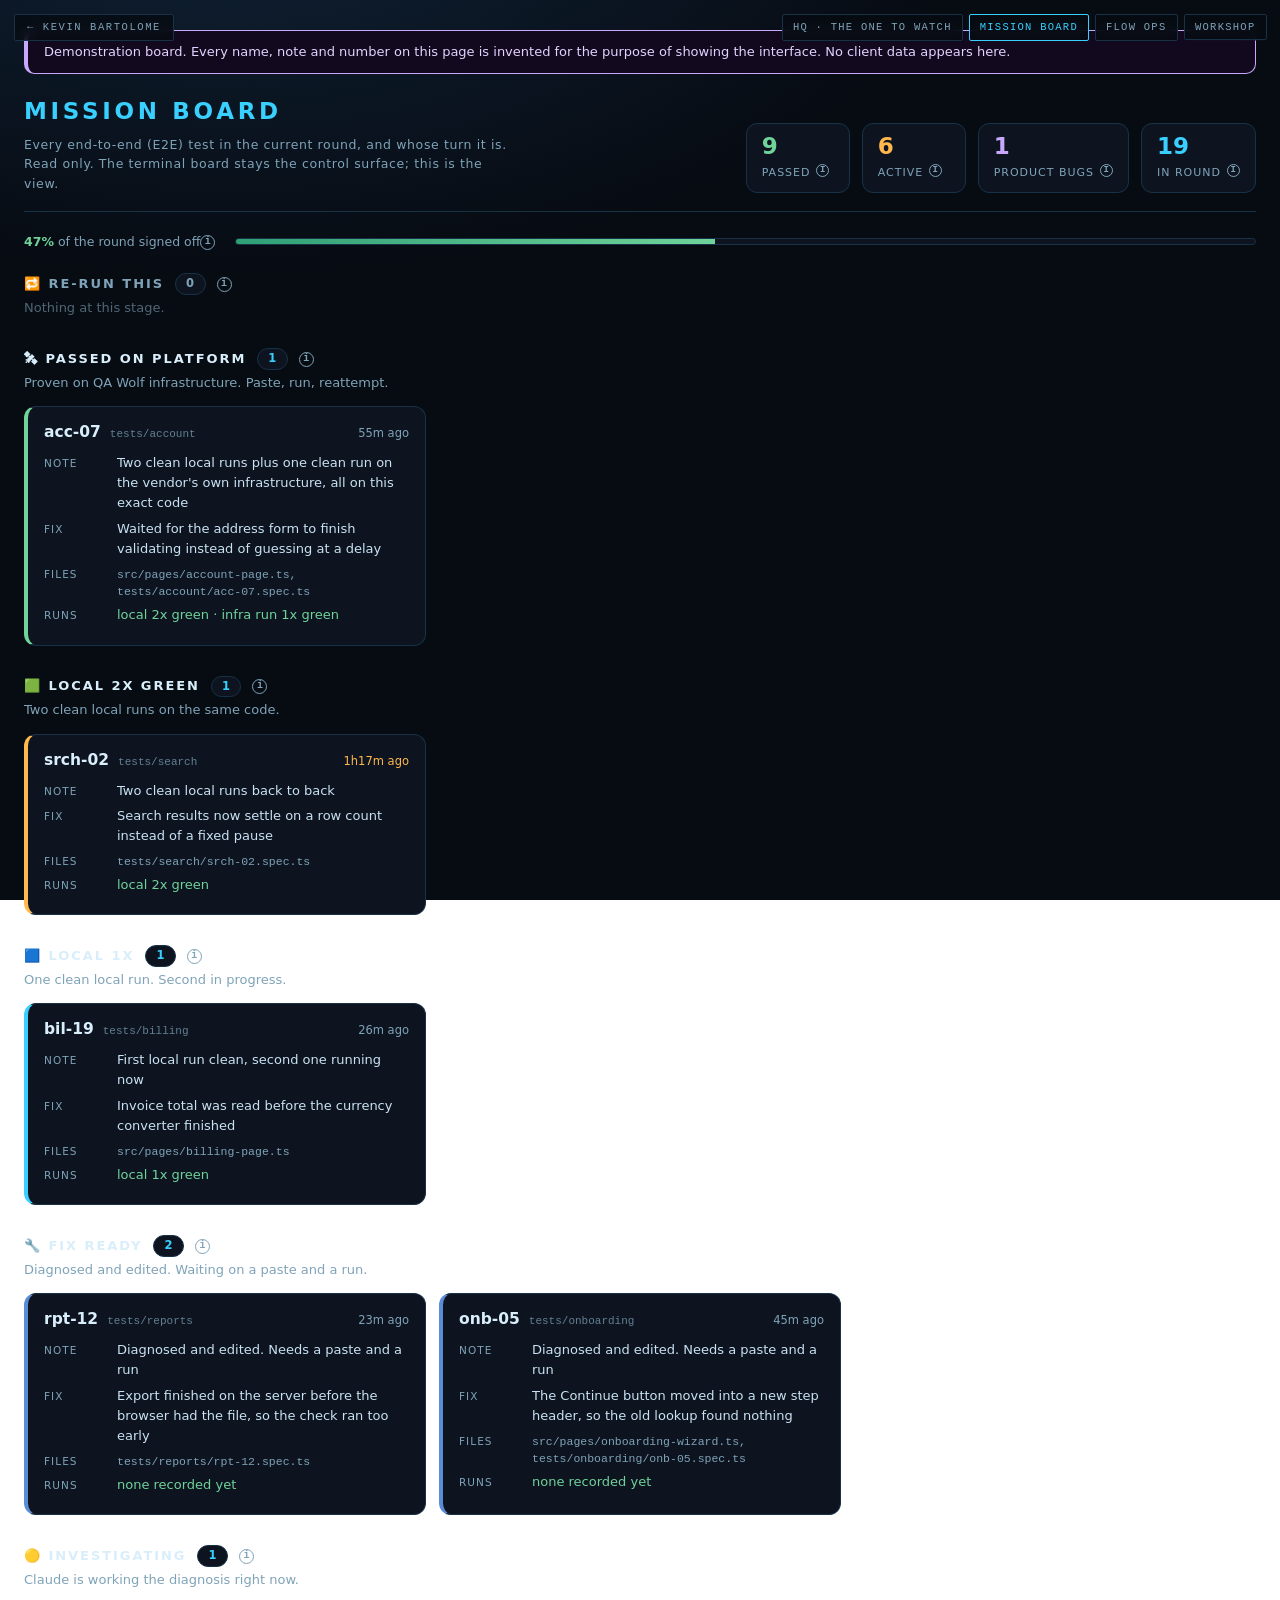
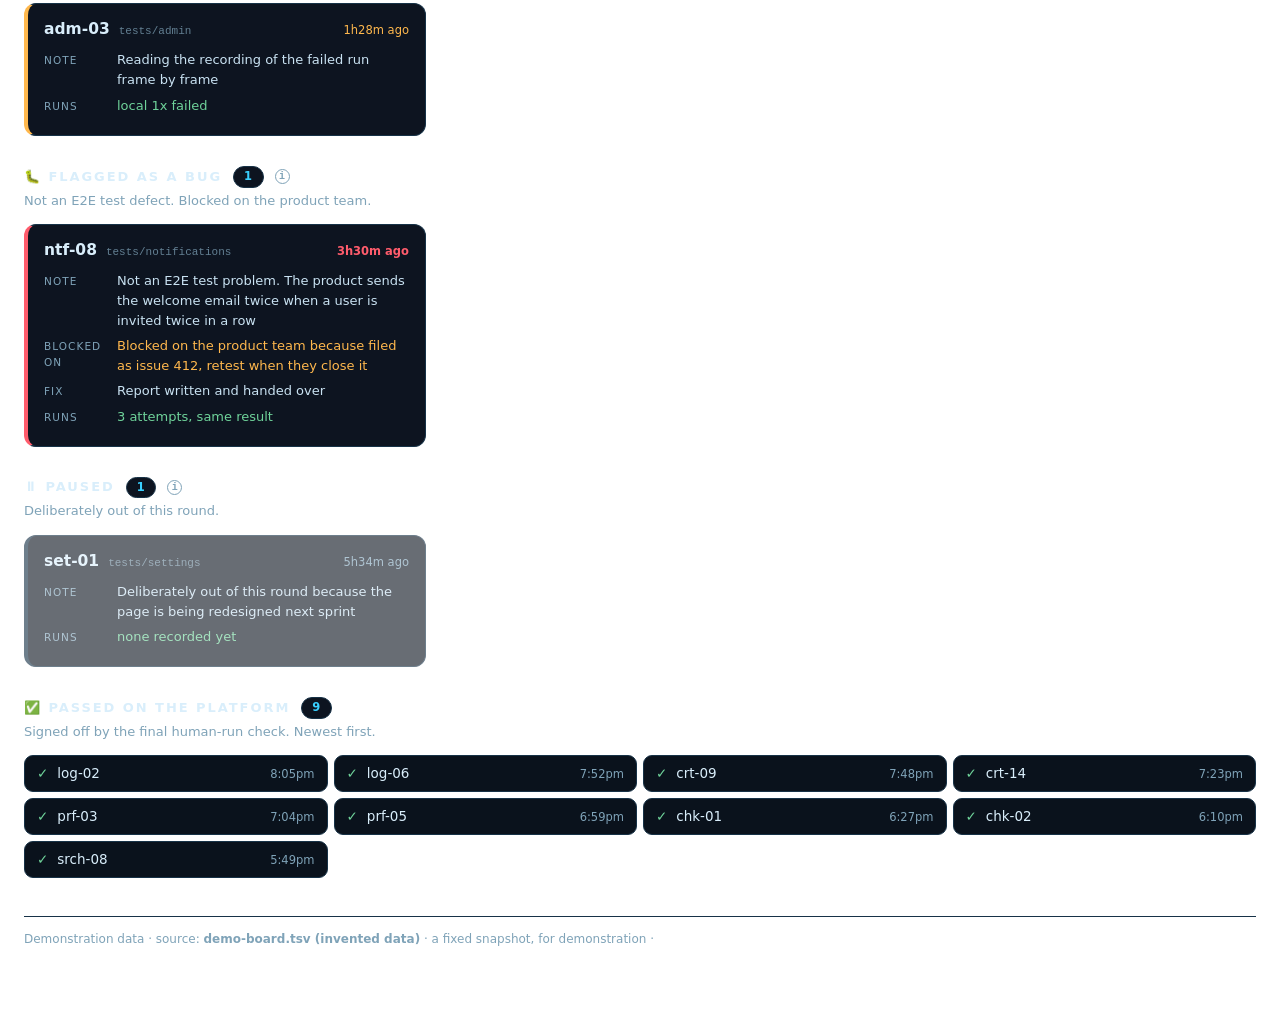
<file: mission-board/index.html>
<!doctype html><html lang="en"><head><meta charset="utf-8">
<meta name="viewport" content="width=device-width,initial-scale=1"><title>Mission Board · demo</title>
<style>
:root{--bg:#070b12;--panel:#0d1420;--panel2:#0a121c;--line:#173247;--cyan:#39d0ff;--dim:#7fa3b8;
--fg:#d9eefb;--red:#ff5c6c;--amber:#ffb84d;--green:#6fd39a;--violet:#c9a7ff}
*{box-sizing:border-box}
body{margin:0;background:radial-gradient(1200px 620px at 18% -12%,#0f2236 0%,var(--bg) 62%) fixed;
color:var(--fg);font:15px/1.55 "Segoe UI",system-ui,sans-serif;padding:30px 24px 72px}
.wrap{max-width:1240px;margin:0 auto}
.demo-banner{max-width:1240px;margin:0 auto 20px;border:1px solid var(--violet);border-left:4px solid var(--violet);
background:#12091f;color:#e2d3ff;border-radius:10px;padding:11px 16px;font-size:13px}
header.top{display:flex;flex-wrap:wrap;gap:18px 30px;align-items:flex-end;
border-bottom:1px solid var(--line);padding-bottom:18px;margin-bottom:8px}
h1{margin:0;font-weight:600;letter-spacing:.16em;text-transform:uppercase;color:var(--cyan);font-size:23px}
h1 small{display:block;letter-spacing:.05em;color:var(--dim);font-size:12.5px;text-transform:none;font-weight:400;margin-top:5px;max-width:62ch}
.stats{display:flex;gap:12px;flex-wrap:wrap;margin-left:auto}
.stat{background:var(--panel);border:1px solid var(--line);border-radius:11px;padding:9px 15px;min-width:104px}
.stat b{display:block;font-size:23px;line-height:1.15;color:var(--cyan)}
.stat span{color:var(--dim);font-size:11px;letter-spacing:.09em;text-transform:uppercase}
.stat.ok b{color:var(--green)} .stat.warn b{color:var(--amber)} .stat.bug b{color:var(--violet)}
.bar{display:flex;flex-wrap:wrap;gap:8px 20px;align-items:center;color:var(--dim);font-size:12.5px;padding:12px 0 22px}
.meter{flex:1 1 240px;min-width:200px;height:7px;border-radius:99px;background:var(--panel);
border:1px solid var(--line);overflow:hidden}
.meter i{display:block;height:100%;background:linear-gradient(90deg,#2f9f76,var(--green));width:47%}
.pace b{color:var(--fg)}
.lane{margin:0 0 30px}
.lane h2{font-size:13px;letter-spacing:.15em;text-transform:uppercase;color:var(--fg);
margin:0 0 3px;display:flex;align-items:center;gap:11px}
.lane .n{background:var(--panel);border:1px solid var(--line);border-radius:999px;
padding:1px 10px;color:var(--cyan);font-size:11.5px;letter-spacing:.04em}
.lane .sub{margin:0 0 13px;color:var(--dim);font-size:13px}
.lane.empty h2{color:var(--dim)} .lane.empty .n{color:var(--dim)} .none{color:var(--dim);opacity:.6;font-size:13px;margin:0}
.cards{display:grid;grid-template-columns:repeat(auto-fill,minmax(330px,1fr));gap:13px}
.card{background:var(--panel);border:1px solid var(--line);border-left:4px solid var(--line);
border-radius:12px;padding:13px 16px 14px}
.card header{display:flex;align-items:baseline;gap:9px;flex-wrap:wrap;margin-bottom:9px}
.fl-name{font-weight:600;font-size:15.5px;color:var(--fg);word-break:break-word}
.grp{font:11px ui-monospace,Consolas,monospace;color:var(--dim);opacity:.75}
.age{margin-left:auto;font-size:11.5px;color:var(--dim)}
.age.warm{color:var(--amber)} .age.stuck{color:var(--red);font-weight:600}
.f{display:grid;grid-template-columns:64px 1fr;gap:9px;font-size:13px;margin-bottom:5px;align-items:baseline}
.fl{color:var(--dim);font-size:10.5px;letter-spacing:.1em;text-transform:uppercase;padding-top:2px}
.fv{color:#c9e2f2;word-break:break-word}
.f.why .fv{color:var(--amber)} .f.runs .fv{color:var(--green)}
.f.mono .fv{font:11.5px/1.5 ui-monospace,Consolas,monospace;color:var(--dim)}
.card.warm{border-left-color:var(--amber)} .card.stuck{border-left-color:var(--red)}
.s-needs-rerun,.s-runner-verified,.s-confident-paste,.s-local-2x-green{border-left-color:var(--green)}
.s-local-1x{border-left-color:var(--cyan)} .s-fix-ready,.s-handed-off{border-left-color:#5b8dd6}
.s-platform-failed{border-left-color:var(--red)} .s-flagged-bug{border-left-color:var(--violet)}
.s-paused{border-left-color:var(--line);opacity:.62}
ul.done{list-style:none;margin:0;padding:0;display:grid;
grid-template-columns:repeat(auto-fill,minmax(290px,1fr));gap:6px}
ul.done li{background:var(--panel2);border:1px solid var(--line);border-radius:9px;
padding:7px 12px;display:flex;align-items:baseline;gap:9px;font-size:13.5px}
ul.done .tick{color:var(--green);font-weight:700}
ul.done time{margin-left:auto;color:var(--dim);font-size:11.5px}
footer{margin:38px auto 0;color:var(--dim);font-size:12px;border-top:1px solid var(--line);padding-top:13px;max-width:1240px}
footer b{color:var(--dim)}
.info{display:inline-flex;align-items:center;justify-content:center;width:15px;height:15px;border-radius:50%;border:1px solid var(--dim);color:var(--dim);font:600 10px/1 ui-monospace,Consolas,monospace;text-transform:none;letter-spacing:0;cursor:help;position:relative;vertical-align:middle;outline:none}
.info:hover,.info:focus{color:var(--cyan);border-color:var(--cyan)}
.info::after{content:attr(data-tip);position:absolute;left:50%;top:calc(100% + 8px);transform:translateX(-50%);width:max-content;max-width:300px;background:#0f1b2a;color:var(--fg);border:1px solid var(--cyan);border-radius:8px;padding:8px 11px;font:400 12.5px/1.45 "Segoe UI",system-ui,sans-serif;text-transform:none;letter-spacing:0;white-space:normal;text-align:left;box-shadow:0 8px 24px rgba(0,0,0,.45);opacity:0;pointer-events:none;transition:opacity .12s;z-index:20}
.info:hover::after,.info:focus::after{opacity:1}
.stat .info{position:relative;margin-left:6px;width:13px;height:13px;font-size:9px;top:-1px}
.stat .info::after{left:auto;right:-8px;transform:none}
@media (max-width:640px){body{padding:20px 14px 50px} .stats{margin-left:0}}
</style><style>.sw{position:fixed;top:0;right:0;z-index:99;margin:14px;display:flex;gap:6px;flex-wrap:wrap;justify-content:flex-end}.sw a{font:500 10.5px/1 ui-monospace,Consolas,monospace;letter-spacing:.12em;text-transform:uppercase;color:#7fa3b8;background:rgba(7,11,18,.82);border:1px solid #173247;border-radius:2px;padding:7px 10px;text-decoration:none;backdrop-filter:blur(6px)}.sw a:hover{color:#d9eefb;border-color:#39d0ff}.sw a.cur{color:#39d0ff;border-color:#39d0ff}@media (max-width:760px){.sw{position:static;margin:10px 24px 0;justify-content:flex-start}}</style></head><body>
<a href="/" style="position:fixed;top:0;left:0;z-index:99;margin:14px;padding:7px 12px;font:500 10.5px/1 ui-monospace,Consolas,monospace;letter-spacing:.15em;text-transform:uppercase;color:#7fa3b8;background:rgba(7,11,18,.82);border:1px solid #173247;border-radius:2px;text-decoration:none;backdrop-filter:blur(6px)">&larr; Kevin Bartolome</a>
<nav class="sw" aria-label="The cockpit: one screen to watch, three for detail"><a href="/hq">HQ · the one to watch</a><a href="/mission-board" class="cur">Mission Board</a><a href="/flow-ops">Flow Ops</a><a href="/workshop">Workshop</a></nav>
<div class="demo-banner">Demonstration board. Every name, note and number on this page is invented for the purpose of showing the interface. No client data appears here.</div>
<div class="wrap">
<header class="top">
<h1>Mission Board<small>Every end-to-end (E2E) test in the current round, and whose turn it is. Read only. The terminal board
stays the control surface; this is the view.</small></h1>
<div class="stats">
<div class="stat ok"><b>9</b><span>passed</span><span class="info" tabindex="0" data-tip="Signed off on the platform by the human-run check, the final word for every E2E test." aria-label="Signed off on the platform by the human-run check, the final word for every E2E test.">i</span></div>
<div class="stat warn"><b>6</b><span>active</span><span class="info" tabindex="0" data-tip="Tests somewhere between investigating and proven: the agent or the person still owns a step." aria-label="Tests somewhere between investigating and proven: the agent or the person still owns a step.">i</span></div>
<div class="stat bug"><b>1</b><span>product bugs</span><span class="info" tabindex="0" data-tip="Tests that are correct but blocked on a real defect in the product, filed with the product team." aria-label="Tests that are correct but blocked on a real defect in the product, filed with the product team.">i</span></div>
<div class="stat"><b>19</b><span>in round</span><span class="info" tabindex="0" data-tip="Every E2E test handed over in this round, whatever its state." aria-label="Every E2E test handed over in this round, whatever its state.">i</span></div>
</div>
</header>
<div class="bar"><span><b style="color:var(--green)">47%</b> of the round signed off<span class="info" tabindex="0" data-tip="Share of every E2E test in this round that has been signed off on the platform by the human-run check. The bar fills left to right as the round closes." aria-label="Share of every E2E test in this round that has been signed off on the platform by the human-run check. The bar fills left to right as the round closes.">i</span></span>
<span class="meter"><i></i></span></div>
<section class="lane empty"><h2>🔁 Re-run this <span class="n">0</span><span class="info" tabindex="0" data-tip="Passed unchanged for Claude. Nothing to paste, just reattempt. The first run failed under suite load, not because of a defect. A plain reattempt is expected to pass." aria-label="Passed unchanged for Claude. Nothing to paste, just reattempt. The first run failed under suite load, not because of a defect. A plain reattempt is expected to pass.">i</span></h2><p class="none">Nothing at this stage.</p></section><section class="lane l-plat"><h2>🛰 Passed on platform <span class="n">1</span><span class="info" tabindex="0" data-tip="Proven on QA Wolf infrastructure. Paste, run, reattempt. The fix passed on the vendor&#x27;s own infrastructure with the run id recorded, so the person can paste it with confidence." aria-label="Proven on QA Wolf infrastructure. Paste, run, reattempt. The fix passed on the vendor&#x27;s own infrastructure with the run id recorded, so the person can paste it with confidence.">i</span></h2>
<p class="sub">Proven on QA Wolf infrastructure. Paste, run, reattempt.</p><div class="cards"><article class="card s-runner-verified ">
  <header><span class="fl-name">acc-07</span><span class="grp">tests/account</span>
  <span class="age ">55m ago</span></header>
  <div class="f "><span class="fl">note</span><span class="fv">Two clean local runs plus one clean run on the vendor&#x27;s own infrastructure, all on this exact code</span></div>
  
  <div class="f "><span class="fl">fix</span><span class="fv">Waited for the address form to finish validating instead of guessing at a delay</span></div>
  <div class="f mono"><span class="fl">files</span><span class="fv">src/pages/account-page.ts, tests/account/acc-07.spec.ts</span></div>
  <div class="f runs"><span class="fl">runs</span><span class="fv">local 2x green · infra run 1x green</span></div>
</article></div></section><section class="lane l-g2"><h2>🟩 Local 2x green <span class="n">1</span><span class="info" tabindex="0" data-tip="Two clean local runs on the same code. Two consecutive clean runs on this machine. The bar every fix must clear before it is called done." aria-label="Two clean local runs on the same code. Two consecutive clean runs on this machine. The bar every fix must clear before it is called done.">i</span></h2>
<p class="sub">Two clean local runs on the same code.</p><div class="cards"><article class="card s-local-2x-green warm">
  <header><span class="fl-name">srch-02</span><span class="grp">tests/search</span>
  <span class="age warm">1h17m ago</span></header>
  <div class="f "><span class="fl">note</span><span class="fv">Two clean local runs back to back</span></div>
  
  <div class="f "><span class="fl">fix</span><span class="fv">Search results now settle on a row count instead of a fixed pause</span></div>
  <div class="f mono"><span class="fl">files</span><span class="fv">tests/search/srch-02.spec.ts</span></div>
  <div class="f runs"><span class="fl">runs</span><span class="fv">local 2x green</span></div>
</article></div></section><section class="lane l-g1"><h2>🟦 Local 1x <span class="n">1</span><span class="info" tabindex="0" data-tip="One clean local run. Second in progress. One clean run so far; the second is what proves it was not luck." aria-label="One clean local run. Second in progress. One clean run so far; the second is what proves it was not luck.">i</span></h2>
<p class="sub">One clean local run. Second in progress.</p><div class="cards"><article class="card s-local-1x ">
  <header><span class="fl-name">bil-19</span><span class="grp">tests/billing</span>
  <span class="age ">26m ago</span></header>
  <div class="f "><span class="fl">note</span><span class="fv">First local run clean, second one running now</span></div>
  
  <div class="f "><span class="fl">fix</span><span class="fv">Invoice total was read before the currency converter finished</span></div>
  <div class="f mono"><span class="fl">files</span><span class="fv">src/pages/billing-page.ts</span></div>
  <div class="f runs"><span class="fl">runs</span><span class="fv">local 1x green</span></div>
</article></div></section><section class="lane l-fix"><h2>🔧 Fix ready <span class="n">2</span><span class="info" tabindex="0" data-tip="Diagnosed and edited. Waiting on a paste and a run. The agent has diagnosed the failure and written the change. It is waiting on a human to paste and run it." aria-label="Diagnosed and edited. Waiting on a paste and a run. The agent has diagnosed the failure and written the change. It is waiting on a human to paste and run it.">i</span></h2>
<p class="sub">Diagnosed and edited. Waiting on a paste and a run.</p><div class="cards"><article class="card s-fix-ready ">
  <header><span class="fl-name">rpt-12</span><span class="grp">tests/reports</span>
  <span class="age ">23m ago</span></header>
  <div class="f "><span class="fl">note</span><span class="fv">Diagnosed and edited. Needs a paste and a run</span></div>
  
  <div class="f "><span class="fl">fix</span><span class="fv">Export finished on the server before the browser had the file, so the check ran too early</span></div>
  <div class="f mono"><span class="fl">files</span><span class="fv">tests/reports/rpt-12.spec.ts</span></div>
  <div class="f runs"><span class="fl">runs</span><span class="fv">none recorded yet</span></div>
</article><article class="card s-fix-ready ">
  <header><span class="fl-name">onb-05</span><span class="grp">tests/onboarding</span>
  <span class="age ">45m ago</span></header>
  <div class="f "><span class="fl">note</span><span class="fv">Diagnosed and edited. Needs a paste and a run</span></div>
  
  <div class="f "><span class="fl">fix</span><span class="fv">The Continue button moved into a new step header, so the old lookup found nothing</span></div>
  <div class="f mono"><span class="fl">files</span><span class="fv">src/pages/onboarding-wizard.ts, tests/onboarding/onb-05.spec.ts</span></div>
  <div class="f runs"><span class="fl">runs</span><span class="fv">none recorded yet</span></div>
</article></div></section><section class="lane l-inv"><h2>🟡 Investigating <span class="n">1</span><span class="info" tabindex="0" data-tip="Claude is working the diagnosis right now. Being diagnosed right now: reading the trace, the log and the live page." aria-label="Claude is working the diagnosis right now. Being diagnosed right now: reading the trace, the log and the live page.">i</span></h2>
<p class="sub">Claude is working the diagnosis right now.</p><div class="cards"><article class="card s-investigating warm">
  <header><span class="fl-name">adm-03</span><span class="grp">tests/admin</span>
  <span class="age warm">1h28m ago</span></header>
  <div class="f "><span class="fl">note</span><span class="fv">Reading the recording of the failed run frame by frame</span></div>
  
  
  
  <div class="f runs"><span class="fl">runs</span><span class="fv">local 1x failed</span></div>
</article></div></section><section class="lane l-bug"><h2>🐛 Flagged as a bug <span class="n">1</span><span class="info" tabindex="0" data-tip="Not an E2E test defect. Blocked on the product team. The E2E test is right and the product is wrong. Filed with the product team; the E2E test waits for their fix." aria-label="Not an E2E test defect. Blocked on the product team. The E2E test is right and the product is wrong. Filed with the product team; the E2E test waits for their fix.">i</span></h2>
<p class="sub">Not an E2E test defect. Blocked on the product team.</p><div class="cards"><article class="card s-flagged-bug stuck">
  <header><span class="fl-name">ntf-08</span><span class="grp">tests/notifications</span>
  <span class="age stuck">3h30m ago</span></header>
  <div class="f "><span class="fl">note</span><span class="fv">Not an E2E test problem. The product sends the welcome email twice when a user is invited twice in a row</span></div>
  <div class="f why"><span class="fl">blocked on</span><span class="fv">Blocked on the product team because filed as issue 412, retest when they close it</span></div>
  <div class="f "><span class="fl">fix</span><span class="fv">Report written and handed over</span></div>
  
  <div class="f runs"><span class="fl">runs</span><span class="fv">3 attempts, same result</span></div>
</article></div></section><section class="lane l-paused"><h2>⏸ Paused <span class="n">1</span><span class="info" tabindex="0" data-tip="Deliberately out of this round. Set aside on purpose for this round." aria-label="Deliberately out of this round. Set aside on purpose for this round.">i</span></h2>
<p class="sub">Deliberately out of this round.</p><div class="cards"><article class="card s-paused ">
  <header><span class="fl-name">set-01</span><span class="grp">tests/settings</span>
  <span class="age ">5h34m ago</span></header>
  <div class="f "><span class="fl">note</span><span class="fv">Deliberately out of this round because the page is being redesigned next sprint</span></div>
  
  
  
  <div class="f runs"><span class="fl">runs</span><span class="fv">none recorded yet</span></div>
</article></div></section>
<section class="lane l-done"><h2>✅ Passed on the platform <span class="n">9</span></h2>
<p class="sub">Signed off by the final human-run check. Newest first.</p><ul class="done"><li><span class="tick">✓</span>log-02<time>8:05pm</time></li><li><span class="tick">✓</span>log-06<time>7:52pm</time></li><li><span class="tick">✓</span>crt-09<time>7:48pm</time></li><li><span class="tick">✓</span>crt-14<time>7:23pm</time></li><li><span class="tick">✓</span>prf-03<time>7:04pm</time></li><li><span class="tick">✓</span>prf-05<time>6:59pm</time></li><li><span class="tick">✓</span>chk-01<time>6:27pm</time></li><li><span class="tick">✓</span>chk-02<time>6:10pm</time></li><li><span class="tick">✓</span>srch-08<time>5:49pm</time></li></ul></section>
<footer>Demonstration data · source: <b>demo-board.tsv (invented data)</b> ·
a fixed snapshot, for demonstration ·
</footer>
</div>

</body></html>
</file>
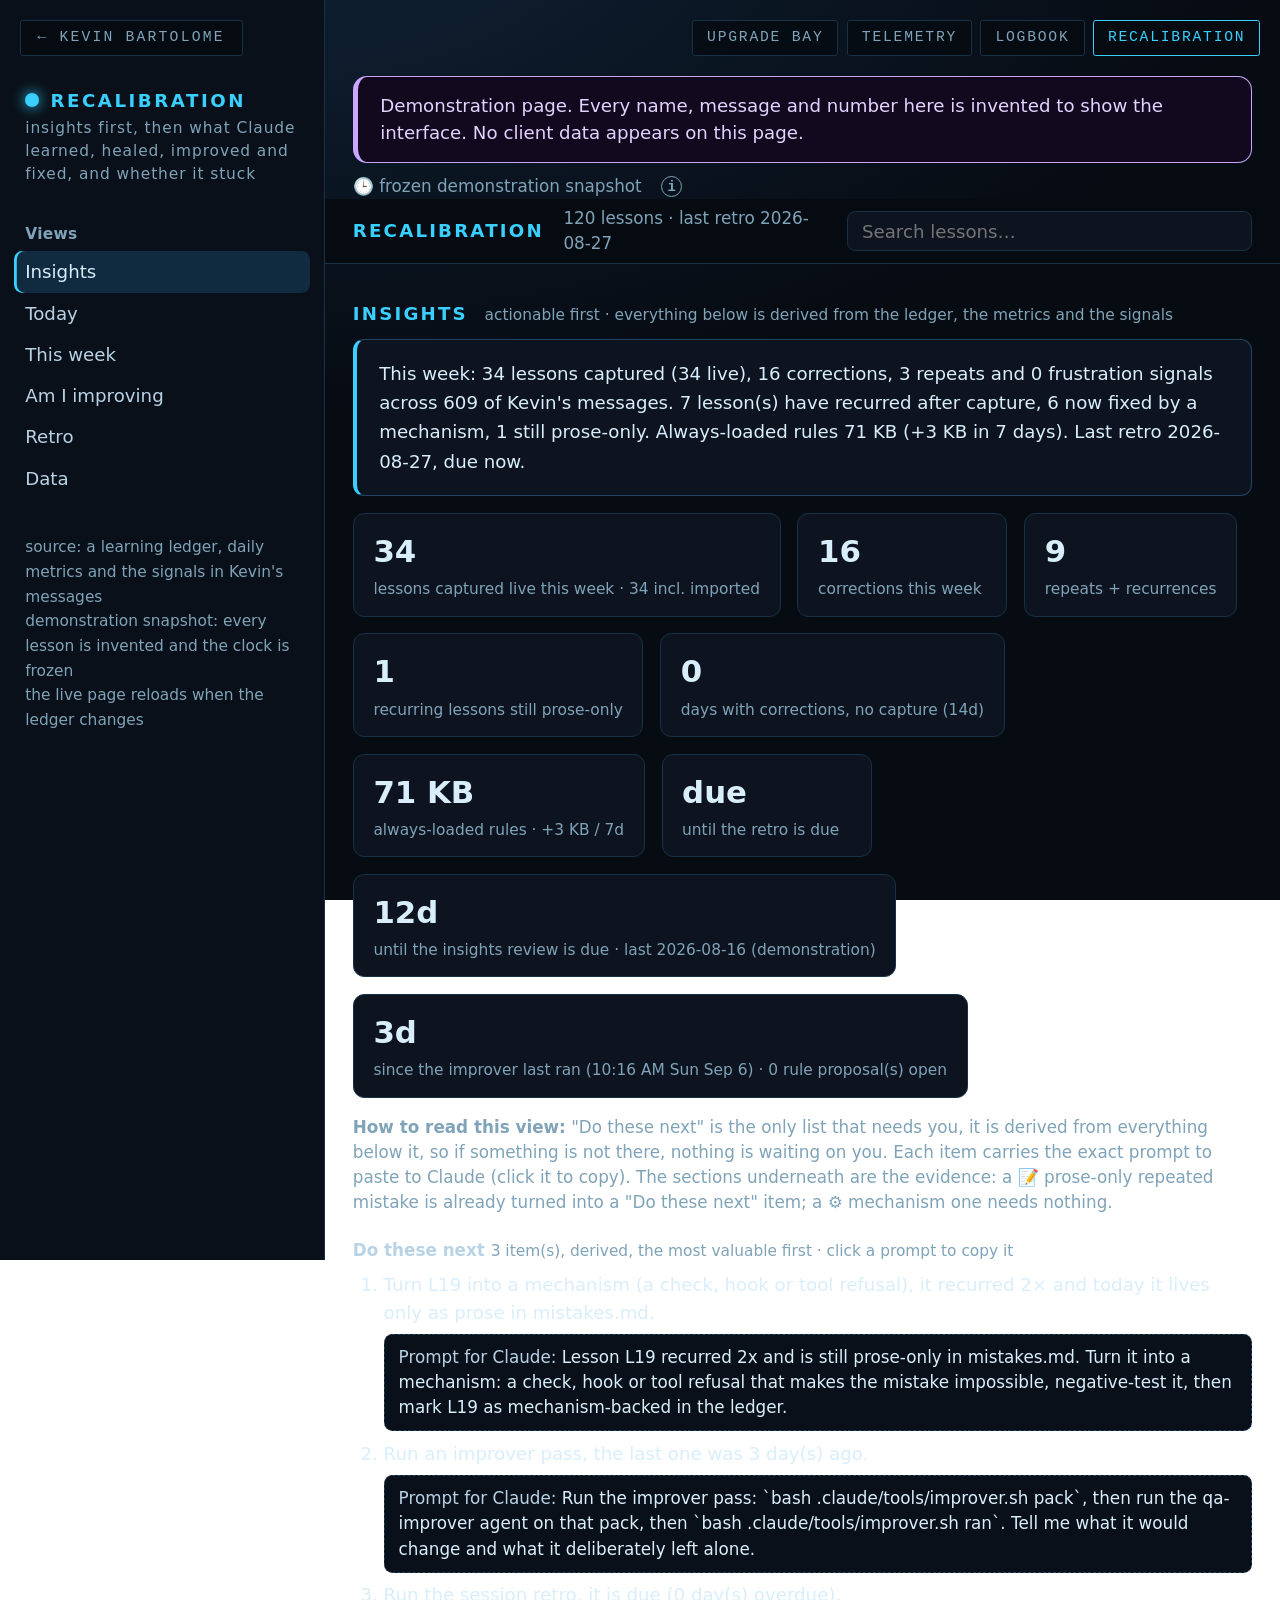
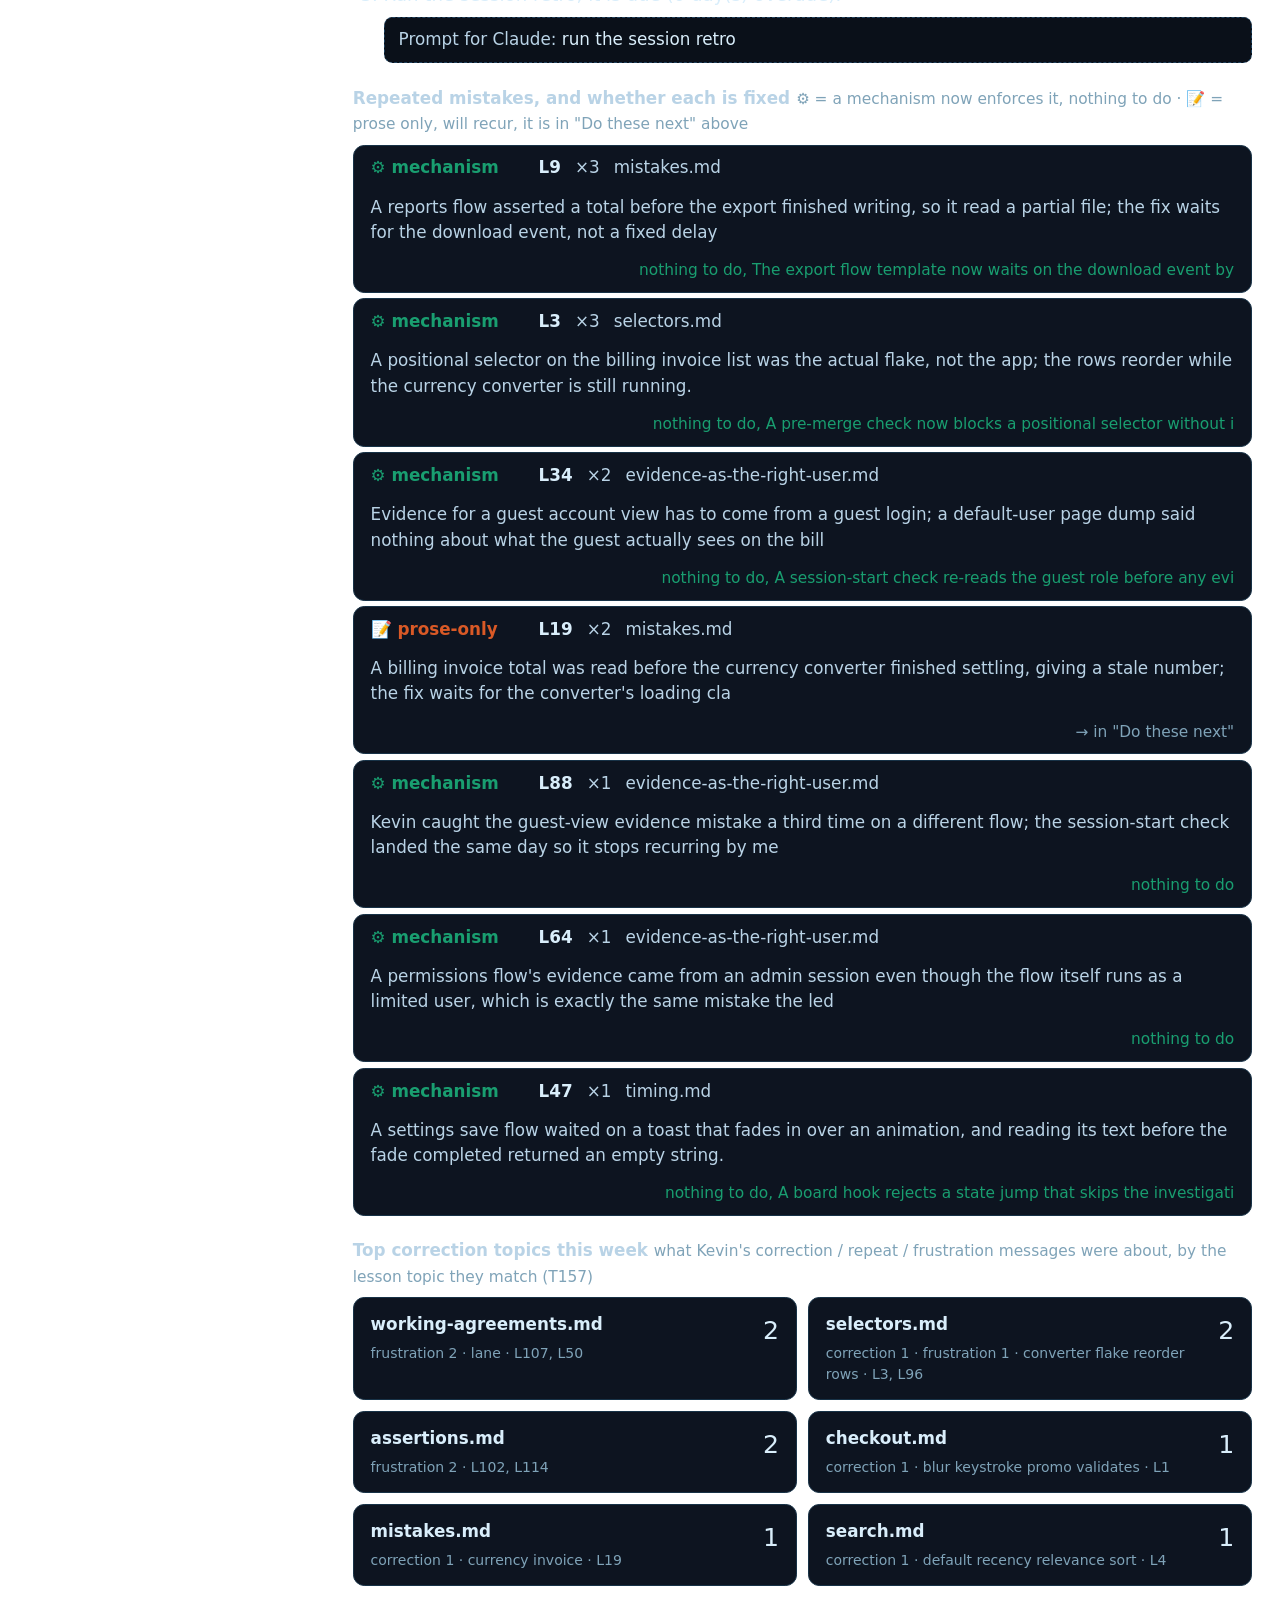
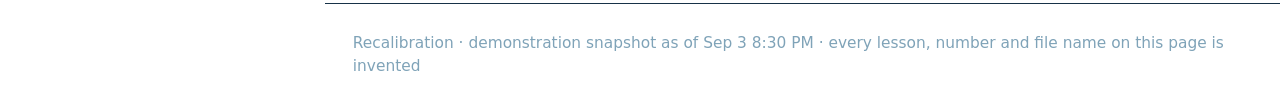
<file: recalibration/index.html>
<!doctype html><html><head><meta charset="utf-8"><title>Recalibration</title><style>
:root{--bg:#070b12;--bg2:#0a1019;--panel:#0d1420;--line:#173247;--line2:#1f4360;--fg:#d9eefb;--fg2:#b9d3e6;--dim:#7fa3b8;--accent:#39d0ff;--accent2:#7de3ff;--high:#ff5c6c;--med:#ffb84d;--low:#6fd39a;--purple:#c9a7ff;--cyan:#39d0ff}
*{box-sizing:border-box} [hidden]{display:none!important} html{scroll-behavior:smooth;zoom:1.4} body{margin:0;background:radial-gradient(1200px 600px at 20% -10%,#0f2236 0%,var(--bg) 60%) fixed;color:var(--fg);font:13px/1.5 "Segoe UI",Inter,system-ui,-apple-system,sans-serif;-webkit-font-smoothing:antialiased}
*::-webkit-scrollbar{width:10px;height:10px} *::-webkit-scrollbar-track{background:transparent} *::-webkit-scrollbar-thumb{background:var(--line2);border-radius:8px;border:2px solid var(--bg)} *::-webkit-scrollbar-thumb:hover{background:#3a3d44} *{scrollbar-color:var(--line2) transparent;scrollbar-width:thin}
.app{display:grid;grid-template-columns:232px 1fr;min-height:100vh}
aside{background:var(--bg2);border-right:1px solid var(--line);padding:14px 10px;position:sticky;top:0;height:100vh;overflow:auto}
.brand{display:flex;flex-direction:column;gap:2px;padding:6px 8px 14px} .brand .name{display:flex;align-items:center;gap:8px;color:var(--cyan);font-weight:600;font-size:13px;letter-spacing:.14em;text-transform:uppercase} .brand .dot{width:10px;height:10px;border-radius:50%;background:var(--cyan);box-shadow:0 0 10px var(--cyan)} .brand small{color:var(--dim);font-size:11px;letter-spacing:.06em}
.nav h5{margin:12px 8px 4px;font-size:11px;font-weight:600;color:var(--dim);letter-spacing:.02em;text-transform:none}
.view{display:flex;align-items:center;gap:8px;padding:5px 8px;border-radius:6px;color:var(--fg2);cursor:pointer;font-size:13px;user-select:none} .view:hover{background:#0f1c2b;color:var(--fg)} .view.on{background:#102a3f;color:var(--fg);box-shadow:inset 2px 0 0 var(--cyan)} .view .c{margin-left:auto;color:var(--dim);font-size:12px;font-variant-numeric:tabular-nums} .view .ic{width:16px;text-align:center;font-size:12px}
.side-foot{margin-top:18px;padding:8px;color:var(--dim);font-size:11px;line-height:1.6}
main{min-width:0}
.hdr{position:sticky;top:0;z-index:5;background:rgba(7,11,18,.92);backdrop-filter:blur(8px);border-bottom:1px solid var(--line);padding:0 20px;height:46px;display:flex;align-items:center;gap:14px}
.hdr h1{margin:0;font-size:13px;font-weight:600;color:var(--cyan);letter-spacing:.12em;text-transform:uppercase} .hdr .cnt{color:var(--dim);font-size:12px;font-variant-numeric:tabular-nums}
.hdr input{margin-left:auto;width:320px;max-width:40vw;background:var(--panel);border:1px solid var(--line);color:var(--fg);border-radius:6px;padding:6px 10px;font:13px Inter,"Segoe UI",system-ui} .hdr input:focus{outline:none;border-color:var(--accent)}
.filters[hidden]{display:none} .daygrp{margin:0 0 6px} .daygrp>summary.dayhdr{cursor:pointer;list-style:none;padding:6px 0} .daygrp>summary.dayhdr::before{content:"▾ ";color:var(--dim)} .daygrp:not([open])>summary.dayhdr::before{content:"▸ "} #dtoggle{margin-left:8px}
.filters{display:flex;gap:6px;align-items:center;padding:8px 20px;border-bottom:1px solid var(--line);flex-wrap:wrap}
.chip{border:1px solid var(--line);color:var(--dim);border-radius:6px;padding:2px 9px;font-size:12px;cursor:pointer;user-select:none;background:var(--bg2)} .chip:hover{color:var(--fg);border-color:var(--line2)} .chip.on{color:var(--fg);border-color:var(--accent);background:#0f2a3d} .chip.high.on{border-color:var(--high)} .chip.medium.on{border-color:var(--med)} .chip.low.on{border-color:var(--low)} .chip.claude.on{border-color:var(--purple)}
.sep{width:1px;height:16px;background:var(--line);margin:0 4px} .n{color:var(--dim);font-size:12px;margin-left:auto}
.list{padding:6px 0 40px}
.it{border-bottom:1px solid var(--line)} .it:hover{background:#0b1522} .it summary{display:grid;grid-template-columns:20px 20px 56px 1fr auto auto 92px;gap:10px;align-items:center;padding:0 20px;height:40px;cursor:pointer;list-style:none} .it summary::-webkit-details-marker{display:none}
.it.done,.it.dropped{opacity:.6}
.pr{display:inline-flex;gap:1.5px;align-items:flex-end;height:12px;width:14px} .pr i{display:block;width:3px;background:var(--line2);border-radius:1px} .pr i:nth-child(1){height:4px} .pr i:nth-child(2){height:7px} .pr i:nth-child(3){height:10px} .pr.high i{background:var(--high)} .pr.medium i:nth-child(-n+2){background:var(--med)} .pr.low i:nth-child(1){background:var(--low)}
.k{text-align:center;font-size:13px} .id{font:12px ui-monospace,Consolas,monospace;color:var(--dim);font-variant-numeric:tabular-nums} .t{font-weight:500;color:var(--fg);overflow:hidden;text-overflow:ellipsis;white-space:nowrap} .it[open] .t{white-space:normal}
.lab{font-size:11px;color:var(--dim);border:1px solid var(--line);border-radius:999px;padding:1px 8px;white-space:nowrap} .o{font-size:11px;color:var(--dim);white-space:nowrap} .o.claude{color:var(--purple)} .o.kevin{color:var(--cyan)} .d{font-size:12px;color:var(--dim);text-align:right;white-space:nowrap} .d em{color:var(--med);font-style:normal} .d b{color:var(--dim);font-weight:600}
.body{padding:2px 20px 14px 126px} .detail{margin:0 0 6px;color:var(--fg2);white-space:pre-wrap;max-width:90ch} .dim{color:var(--dim)} .meta{margin:0;font-size:12px;color:var(--dim)}
.empty{color:var(--dim);padding:24px 20px}
.guide{display:grid;grid-template-columns:260px 1fr;gap:0} @media(max-width:1000px){.guide{grid-template-columns:1fr}}
.tday{margin:0 0 4px} .tday>summary{cursor:pointer;display:flex;align-items:baseline;gap:8px;padding:6px 6px;color:var(--fg);font-size:12px;font-weight:600;border-radius:6px} .tday>summary:hover{background:var(--bg2)} .tday[open]>summary{color:var(--cyan)} .tdn{margin-left:auto;font-size:11px;color:var(--dim);font-weight:400;font-variant-numeric:tabular-nums} .tday a{padding-left:14px}
.dayhdr{margin:18px 0 8px;font-size:12px;color:var(--cyan);letter-spacing:.1em;text-transform:uppercase;display:flex;gap:10px;align-items:baseline} .dayhdr .tdn{margin-left:0}
.toc{position:sticky;top:46px;align-self:start;max-height:calc(100vh - 46px);overflow:auto;border-right:1px solid var(--line);padding:10px 8px} .toc a{display:flex;gap:8px;align-items:baseline;color:var(--fg2);text-decoration:none;font-size:12.5px;padding:5px 8px;border-radius:6px} .toc a:hover{background:#0f1c2b;color:var(--fg)} .tid{font:11px ui-monospace,Consolas,monospace;color:var(--dim);min-width:34px} .tdate{margin-left:auto;font-size:11px;color:var(--dim)}
.cards{padding:10px 20px 40px}
.feat{border:1px solid var(--line);border-radius:8px;margin:0 0 8px;background:var(--bg2)} .feat>summary{display:flex;flex-wrap:wrap;align-items:baseline;gap:6px 12px;padding:10px 14px;cursor:pointer;list-style:none} .feat>summary::-webkit-details-marker{display:none} .feat>summary:hover{background:#0f1c2b;border-radius:8px}
.fname{font-size:14px;font-weight:600;color:var(--cyan)} .tagline{color:var(--dim);flex:1;min-width:200px} .tag{border-radius:999px;padding:1px 8px;border:1px solid var(--line);font-size:11px;color:var(--dim)} .tag.who.claude{color:var(--purple)} .tag.who.kevin{color:var(--cyan)}
.feat .body{padding:0 14px 14px} .grid2{display:grid;grid-template-columns:repeat(auto-fit,minmax(260px,1fr));gap:10px;margin:0 0 12px} .box{border:1px solid var(--line);border-radius:8px;padding:10px 12px;background:var(--bg)} .box h4{margin:0 0 6px;font-size:11px;font-weight:600;color:var(--dim)} .box p{margin:0;font-size:13px;color:var(--fg2)} .box.bad{border-left:2px solid var(--high)} .box.good{border-left:2px solid var(--low)}
.hh{margin:0 0 6px;font-size:11px;font-weight:600;color:var(--dim)} .steps{margin:0 0 12px;padding-left:20px;color:var(--fg2)} .steps li{margin:0 0 4px} .keys{display:grid;grid-template-columns:auto 1fr;gap:6px 12px;align-items:center;margin:0 0 12px;font-size:12.5px} .kbd{font:600 11px ui-monospace,Consolas,monospace;background:var(--bg);border:1px solid var(--line2);color:var(--fg);border-radius:5px;padding:2px 8px;text-align:center;box-shadow:inset 0 -1px 0 var(--line2)} .kbdw{color:var(--dim)}
.under summary{font-size:12px;color:var(--dim);cursor:pointer} .under p{margin:8px 0 0;font-size:12.5px;color:var(--fg2)} .files{color:var(--dim)}
footer{color:var(--dim);font-size:11px;padding:10px 20px;border-top:1px solid var(--line)}

h2{margin:26px 20px 8px;font-size:13px;color:var(--cyan);letter-spacing:.12em;text-transform:uppercase;display:flex;gap:12px;align-items:baseline}
h2 .cnt,h3 .cnt{font-size:11px;color:var(--dim);letter-spacing:0;text-transform:none;font-weight:400}
h3{margin:16px 20px 6px;font-size:12px;color:var(--fg2);font-weight:600}
.chips{margin:0 20px 10px;display:flex;gap:8px;flex-wrap:wrap}.chip{display:inline-flex;gap:6px;align-items:center;padding:3px 9px;border:1px solid var(--line);border-radius:999px;font-size:12px;color:var(--fg2);background:var(--panel)}
.chip i{width:8px;height:8px;border-radius:50%;background:var(--c)}
.les{margin:4px 20px;background:var(--panel);border:1px solid var(--line);border-radius:8px;padding:8px 12px}
.lh{display:flex;gap:10px;align-items:baseline;font-size:11px;color:var(--dim);margin-bottom:4px;flex-wrap:wrap}
.kd{display:inline-block;padding:1px 7px;border-radius:999px;border:1px solid var(--c);color:var(--c);font-size:11px;font-weight:600}
.dest{color:var(--fg2);overflow:hidden;text-overflow:ellipsis;white-space:nowrap;max-width:280px}.lid{margin-left:auto;font-variant-numeric:tabular-nums}
.rec{color:#d95926;font-weight:600}.src{color:var(--dim);font-style:italic}
.fact{line-height:1.5;color:var(--fg)}.ev{margin-top:4px;color:var(--dim);font-size:11px}
.sig{margin:3px 20px;padding:5px 10px;border-left:2px solid var(--line2);font-size:12px;color:var(--fg2);display:flex;gap:10px;align-items:baseline}
.sig .sk{font-size:10px;text-transform:uppercase;letter-spacing:.08em;color:var(--dim);min-width:80px}.sig.repeat{border-left-color:#c98500}.sig.frustration{border-left-color:#d95926}.sig.rec{border-left-color:#d95926}
.sig .when,.lh .when{font-variant-numeric:tabular-nums;min-width:66px}
.dests{margin:0 20px 8px;color:var(--dim);font-size:12px}.dests b{color:var(--fg2);font-weight:600}
.dayb{margin:6px 20px}.dayb summary{cursor:pointer;color:var(--fg2);font-size:13px;padding:6px 0}.dayb .les{margin:4px 0}
ul.plain{margin:4px 20px 8px;padding-left:18px;line-height:1.7;font-size:13px}
.kpis{display:flex;gap:12px;margin:0 20px 12px;flex-wrap:wrap}.kpi{background:var(--panel);border:1px solid var(--line);border-radius:8px;padding:10px 14px;min-width:150px}.kpi b{display:block;font-size:22px;color:var(--fg)}.kpi span{font-size:11px;color:var(--dim)}
table.met,table.raw{margin:0 20px 12px;border-collapse:collapse;width:calc(100% - 40px);font-size:12px}
.met th,.raw th{text-align:left;color:var(--dim);font-weight:600;padding:6px 8px;border-bottom:1px solid var(--line);font-size:10px;letter-spacing:.06em;text-transform:uppercase}
.met td,.raw td{padding:6px 8px;border-bottom:1px solid var(--line);vertical-align:top}.num{font-variant-numeric:tabular-nums;white-space:nowrap}
.met td.more{color:var(--dim);font-size:12px}
.bar{display:inline-block;width:70px;height:8px;background:var(--bg2);border-radius:4px;vertical-align:middle;margin-left:6px;overflow:hidden}.bar i{display:block;height:100%}
.how{margin:4px 20px 12px;color:var(--dim);font-size:12px;line-height:1.5}.empty{margin:4px 20px;color:var(--dim);font-size:13px}
.retro{margin:0 20px 10px;padding:10px 14px;border:1px solid var(--line);border-radius:8px;background:var(--panel);border-left:3px solid #199e70;font-size:13px}.retro.soon{border-left-color:#c98500}.retro.due{border-left-color:#d95926}
code{background:var(--bg2);padding:1px 5px;border-radius:4px;font-size:12px}
.hidden{display:none}.raw td small{color:var(--dim)}
.sum{margin:0 20px 12px;background:var(--panel);border:1px solid var(--line2);border-left:3px solid var(--accent);border-radius:8px;padding:14px 16px;line-height:1.6;color:var(--fg);font-size:13px}
ol.todo{margin:4px 20px 12px;padding-left:22px;font-size:13px}ol.todo li{margin:6px 0;line-height:1.5}
.ins{margin:4px 20px;padding:7px 12px;background:var(--panel);border:1px solid var(--line);border-radius:8px;font-size:12px;color:var(--fg2);display:flex;gap:10px;align-items:baseline;flex-wrap:wrap}
.ins .ic{min-width:110px}.mech{color:#199e70;font-weight:600}.prose{color:#d95926;font-weight:600}.ins b{color:var(--fg)}
.topics{display:grid;grid-template-columns:repeat(auto-fit,minmax(240px,1fr));gap:8px;margin:0 20px 12px}.topic{background:var(--panel);border:1px solid var(--line);border-radius:8px;padding:10px 12px;font-size:12px}
.topic b{color:var(--fg)}.topic .n{float:right;font-size:18px;color:var(--fg);font-variant-numeric:tabular-nums}.topic small{display:block;color:var(--dim);margin-top:4px;line-height:1.5}
.pane[hidden]{display:none}
.prompt{margin:6px 0 2px;padding:7px 10px;border:1px dashed var(--line2);border-radius:6px;background:var(--bg2);color:var(--fg2);font-size:12px;cursor:copy;line-height:1.5}.prompt:hover{border-color:var(--accent);color:var(--fg)}.prompt span{color:var(--fg)}.prompt.copied{border-color:#199e70}
.act{margin-left:auto;font-size:11px;color:var(--dim);white-space:nowrap}.act.ok{color:#199e70}.act.prompt{margin:0 0 0 auto;padding:2px 8px;display:inline-block}

.demo-banner{margin:10px 20px 0;border:1px solid var(--purple);border-left:4px solid var(--purple);background:#12091f;color:#e2d3ff;border-radius:10px;padding:11px 16px;font-size:13px;line-height:1.5}
.demo-frozen{margin:8px 20px 0;color:var(--dim);font-size:12px;display:flex;gap:8px;align-items:center}
main{padding-top:44px} .hdr{top:44px} .toc{top:90px} aside .brand{padding-top:48px}
.info{display:inline-flex;align-items:center;justify-content:center;width:15px;height:15px;border-radius:50%;border:1px solid var(--dim);color:var(--dim);font:600 10px/1 ui-monospace,Consolas,monospace;text-transform:none;letter-spacing:0;cursor:help;position:relative;vertical-align:middle;outline:none;margin-left:6px}
.info:hover,.info:focus{color:var(--cyan);border-color:var(--cyan)}
.info::after{content:attr(data-tip);position:absolute;left:50%;top:calc(100% + 8px);transform:translateX(-50%);width:max-content;max-width:300px;background:#0f1b2a;color:var(--fg);border:1px solid var(--cyan);border-radius:8px;padding:8px 11px;font:400 12.5px/1.45 "Segoe UI",system-ui,sans-serif;text-transform:none;letter-spacing:0;white-space:normal;text-align:left;box-shadow:0 8px 24px rgba(0,0,0,.45);opacity:0;pointer-events:none;transition:opacity .12s;z-index:20}
.info:hover::after,.info:focus::after{opacity:1}
</style><style>.sw{position:fixed;top:0;right:0;z-index:99;margin:14px;display:flex;gap:6px;flex-wrap:wrap;justify-content:flex-end}.sw a{font:500 10.5px/1 ui-monospace,Consolas,monospace;letter-spacing:.12em;text-transform:uppercase;color:#7fa3b8;background:rgba(7,11,18,.82);border:1px solid #173247;border-radius:2px;padding:7px 10px;text-decoration:none;backdrop-filter:blur(6px)}.sw a:hover{color:#d9eefb;border-color:#39d0ff}.sw a.cur{color:#39d0ff;border-color:#39d0ff}@media (max-width:760px){.sw{position:static;margin:10px 24px 0;justify-content:flex-start}}</style></head><body>
<a href="/" style="position:fixed;top:0;left:0;z-index:99;margin:14px;padding:7px 12px;font:500 10.5px/1 ui-monospace,Consolas,monospace;letter-spacing:.15em;text-transform:uppercase;color:#7fa3b8;background:rgba(7,11,18,.82);border:1px solid #173247;border-radius:2px;text-decoration:none;backdrop-filter:blur(6px)">&larr; Kevin Bartolome</a>
<nav class="sw" aria-label="The record it writes"><a href="/upgrade-bay">Upgrade Bay</a><a href="/telemetry">Telemetry</a><a href="/logbook">Logbook</a><a href="/recalibration" class="cur">Recalibration</a></nav><div class="app"><aside><div class="brand"><span class="name"><span class="dot"></span>Recalibration</span><small>insights first, then what Claude learned, healed, improved and fixed, and whether it stuck</small></div><nav class="nav"><h5>Views</h5><div class="view on" id="v-insights" onclick="showView('insights')">Insights</div><div class="view" id="v-today" onclick="showView('today')">Today</div><div class="view" id="v-week" onclick="showView('week')">This week</div><div class="view" id="v-improving" onclick="showView('improving')">Am I improving</div><div class="view" id="v-retro" onclick="showView('retro')">Retro</div><div class="view" id="v-data" onclick="showView('data')">Data</div></nav><div class="side-foot">source: a learning ledger, daily metrics and the signals in Kevin's messages<br>demonstration snapshot: every lesson is invented and the clock is frozen<br>the live page reloads when the ledger changes</div></aside><main><div class="demo-banner">Demonstration page. Every name, message and number here is invented to show the interface. No client data appears on this page.</div><div class="demo-frozen">🕒 frozen demonstration snapshot<span class="info" tabindex="0" data-tip="This demonstration is one fixed moment, so the ages and times never drift. The live page re-renders whenever the ledger, the metrics or the signals change and reloads itself." aria-label="This demonstration is one fixed moment, so the ages and times never drift. The live page re-renders whenever the ledger, the metrics or the signals change and reloads itself.">i</span></div><div class="hdr"><h1>Recalibration</h1><span class="cnt">120 lessons · last retro 2026-08-27</span><input id="q" placeholder="Search lessons…"></div><div class="pane" id="pane-insights"><h2 id="insights">Insights <span class="cnt">actionable first · everything below is derived from the ledger, the metrics and the signals</span></h2><div class="sum">This week: 34 lessons captured (34 live), 16 corrections, 3 repeats and 0 frustration signals across 609 of Kevin&#x27;s messages. 7 lesson(s) have recurred after capture, 6 now fixed by a mechanism, 1 still prose-only. Always-loaded rules 71 KB (+3 KB in 7 days). Last retro 2026-08-27, due now.</div><div class="kpis"><div class="kpi"><b>34</b><span>lessons captured live this week · 34 incl. imported</span></div><div class="kpi"><b>16</b><span>corrections this week</span></div><div class="kpi"><b>9</b><span>repeats + recurrences</span></div><div class="kpi"><b>1</b><span>recurring lessons still prose-only</span></div><div class="kpi"><b>0</b><span>days with corrections, no capture (14d)</span></div><div class="kpi"><b>71 KB</b><span>always-loaded rules · +3 KB / 7d</span></div><div class="kpi"><b>due</b><span>until the retro is due</span></div><div class="kpi"><b>12d</b><span>until the insights review is due · last 2026-08-16 (demonstration)</span></div><div class="kpi"><b>3d</b><span>since the improver last ran (10:16 AM Sun Sep 6) · 0 rule proposal(s) open</span></div></div><p class="how"><b>How to read this view:</b> "Do these next" is the only list that needs you, it is derived from everything below it, so if something is not there, nothing is waiting on you. Each item carries the exact prompt to paste to Claude (click it to copy). The sections underneath are the evidence: a 📝 prose-only repeated mistake is already turned into a "Do these next" item; a ⚙ mechanism one needs nothing.</p><h3>Do these next <span class="cnt">3 item(s), derived, the most valuable first · click a prompt to copy it</span></h3><ol class="todo"><li>Turn L19 into a mechanism (a check, hook or tool refusal), it recurred 2× and today it lives only as prose in mistakes.md.<div class="prompt" onclick="copyPrompt(this)" title="click to copy">Prompt for Claude: <span>Lesson L19 recurred 2x and is still prose-only in mistakes.md. Turn it into a mechanism: a check, hook or tool refusal that makes the mistake impossible, negative-test it, then mark L19 as mechanism-backed in the ledger.</span></div></li><li>Run an improver pass, the last one was 3 day(s) ago.<div class="prompt" onclick="copyPrompt(this)" title="click to copy">Prompt for Claude: <span>Run the improver pass: `bash .claude/tools/improver.sh pack`, then run the qa-improver agent on that pack, then `bash .claude/tools/improver.sh ran`. Tell me what it would change and what it deliberately left alone.</span></div></li><li>Run the session retro, it is due (0 day(s) overdue).<div class="prompt" onclick="copyPrompt(this)" title="click to copy">Prompt for Claude: <span>run the session retro</span></div></li></ol><h3>Repeated mistakes, and whether each is fixed <span class="cnt">⚙ = a mechanism now enforces it, nothing to do · 📝 = prose only, will recur, it is in "Do these next" above</span></h3><div class="ins"><span class="ic"><span class="mech">⚙ mechanism</span></span><b>L9</b> ×3 <span class="dest">mistakes.md</span> A reports flow asserted a total before the export finished writing, so it read a partial file; the fix waits for the download event, not a fixed delay <span class="act ok">nothing to do, The export flow template now waits on the download event by </span></div><div class="ins"><span class="ic"><span class="mech">⚙ mechanism</span></span><b>L3</b> ×3 <span class="dest">selectors.md</span> A positional selector on the billing invoice list was the actual flake, not the app; the rows reorder while the currency converter is still running. <span class="act ok">nothing to do, A pre-merge check now blocks a positional selector without i</span></div><div class="ins"><span class="ic"><span class="mech">⚙ mechanism</span></span><b>L34</b> ×2 <span class="dest">evidence-as-the-right-user.md</span> Evidence for a guest account view has to come from a guest login; a default-user page dump said nothing about what the guest actually sees on the bill <span class="act ok">nothing to do, A session-start check re-reads the guest role before any evi</span></div><div class="ins"><span class="ic"><span class="prose">📝 prose-only</span></span><b>L19</b> ×2 <span class="dest">mistakes.md</span> A billing invoice total was read before the currency converter finished settling, giving a stale number; the fix waits for the converter&#x27;s loading cla <span class="act">→ in "Do these next"</span></div><div class="ins"><span class="ic"><span class="mech">⚙ mechanism</span></span><b>L88</b> ×1 <span class="dest">evidence-as-the-right-user.md</span> Kevin caught the guest-view evidence mistake a third time on a different flow; the session-start check landed the same day so it stops recurring by me <span class="act ok">nothing to do</span></div><div class="ins"><span class="ic"><span class="mech">⚙ mechanism</span></span><b>L64</b> ×1 <span class="dest">evidence-as-the-right-user.md</span> A permissions flow&#x27;s evidence came from an admin session even though the flow itself runs as a limited user, which is exactly the same mistake the led <span class="act ok">nothing to do</span></div><div class="ins"><span class="ic"><span class="mech">⚙ mechanism</span></span><b>L47</b> ×1 <span class="dest">timing.md</span> A settings save flow waited on a toast that fades in over an animation, and reading its text before the fade completed returned an empty string. <span class="act ok">nothing to do, A board hook rejects a state jump that skips the investigati</span></div><h3>Top correction topics this week <span class="cnt">what Kevin's correction / repeat / frustration messages were about, by the lesson topic they match (T157)</span></h3><div class="topics"><div class="topic"><b>working-agreements.md</b><span class="n">2</span><small>frustration 2 · lane · L107, L50</small></div><div class="topic"><b>selectors.md</b><span class="n">2</span><small>correction 1 · frustration 1 · converter flake reorder rows · L3, L96</small></div><div class="topic"><b>assertions.md</b><span class="n">2</span><small>frustration 2 · L102, L114</small></div><div class="topic"><b>checkout.md</b><span class="n">1</span><small>correction 1 · blur keystroke promo validates · L1</small></div><div class="topic"><b>mistakes.md</b><span class="n">1</span><small>correction 1 · currency invoice · L19</small></div><div class="topic"><b>search.md</b><span class="n">1</span><small>correction 1 · default recency relevance sort · L4</small></div></div></div><div class="pane" id="pane-today" hidden><h2 id="today">Today <span class="cnt">9 lessons · 4 corrections · 1 repeats · 0 frustration · 2 recurrences · 130 messages from Kevin</span></h2><div class="chips"><span class="chip" style="--c:#199e70"><i></i>1 self-healed</span><span class="chip" style="--c:#3987e5"><i></i>1 self-improved</span><span class="chip" style="--c:#d95926"><i></i>2 self-fixed</span><span class="chip" style="--c:#c98500"><i></i>3 learned</span><span class="chip" style="--c:#c9a7ff"><i></i>2 working rule</span></div><h3>Recurred today <span class="cnt">lessons that did not stick</span></h3><div class="sig rec"><span class="when">9:00 AM</span><b>L3</b> Fourth flow hit the billing row-reorder flake; the selector rule finally got applied across the batch.</div><div class="sig rec"><span class="when">11:00 AM</span><b>L19</b> Second recurrence of the stale billing total, this time inside the search-and-account batch itself.</div><h3>What Kevin flagged today <span class="cnt">correction / repeat / frustration signals in his messages</span></h3><div class="sig correction"><span class="when">8:30 AM</span><span class="sk">correction</span>&quot;notifications badge counts unread, not total, fix the assertion&quot;</div><div class="sig frustration"><span class="when">9:45 AM</span><span class="sk">frustration</span>&quot;this is the third time the report totals got hand waved, verify them&quot;</div><div class="sig trip"><span class="when">11:15 AM</span><span class="sk">trip</span>stop-hook blocked the turn</div><div class="sig correction"><span class="when">1:00 PM</span><span class="sk">correction</span>&quot;account settings save on blur, there is no explicit save button there&quot;</div><div class="sig repeat"><span class="when">2:45 PM</span><span class="sk">repeat</span>&quot;same note as monday, quote the step before you mark it covered&quot;</div><div class="sig trip"><span class="when">4:30 PM</span><span class="sk">trip</span>pull guard refused an overwrite mid-round</div><div class="sig correction"><span class="when">7:00 PM</span><span class="sk">correction</span>&quot;billing invoice rows reorder while the converter runs, that was the flake&quot;</div><h3>Captured today <span class="cnt">by kind</span></h3><h3>Self-healed <span class="cnt">1</span></h3><div class="les" data-k="healed"><div class="lh"><span class="kd" style="--c:#199e70">Self-healed</span><span class="when">10:45 AM</span><span class="dest" title="rules/assertions.md">assertions.md</span><span class="lid">L114</span></div><div class="fact">Kevin flagged an assertion on the search results count that only checked the number was greater than zero, when the flow was meant to prove an exact filtered count.</div><div class="ev">evidence: Kevin, Sep 3: &#x27;greater than zero proves almost nothing here&#x27;</div></div><h3>Self-improved <span class="cnt">1</span></h3><div class="les" data-k="improved"><div class="lh"><span class="kd" style="--c:#3987e5">Self-improved</span><span class="when">1:50 PM</span><span class="dest" title="tools/hq.sh">hq.sh</span><span class="lid">L116</span></div><div class="fact">The right-now panel was clearing a row the instant a background run started instead of when it finished, making an in-flight verification look like idle time.</div><div class="ev">evidence: right-now panel timing fix, Sep 3</div></div><h3>Self-fixed <span class="cnt">2</span></h3><div class="les" data-k="fixed"><div class="lh"><span class="kd" style="--c:#d95926">Self-fixed</span><span class="when">3:20 PM</span><span class="dest" title="rules/mistakes.md">mistakes.md</span><span class="lid">L117</span></div><div class="fact">An account merge flow asserted the merged tag count in the act section instead of the assert section, which meant a bad count would have thrown before the real check ran.</div><div class="ev">evidence: acc-07 assertion moved out of the act section</div></div><div class="les" data-k="fixed"><div class="lh"><span class="kd" style="--c:#d95926">Self-fixed</span><span class="when">8:15 AM</span><span class="dest" title="rules/selectors.md">selectors.md</span><span class="lid">L112</span></div><div class="fact">A search-and-account batch flow used a positional selector on the account tag list without any justification comment, which the pre-merge check now blocks outright.</div><div class="ev">evidence: srch-02 tag-list selector blocked pre-merge, Sep 3</div></div><h3>Learned <span class="cnt">3</span></h3><div class="les" data-k="learned"><div class="lh"><span class="kd" style="--c:#c98500">Learned</span><span class="when">8:10 PM</span><span class="dest" title="memory/kevin-preferences.md">kevin-preferences.md</span><span class="lid">L120</span></div><div class="fact">Kevin reads the batch retro&#x27;s step by step section closest, more than the summary line, so the retro now leads with the exact sequence of what happened.</div><div class="ev">evidence: search-and-account retro draft feedback, Sep 3</div></div><div class="les" data-k="learned"><div class="lh"><span class="kd" style="--c:#c98500">Learned</span><span class="when">4:55 PM</span><span class="dest" title="app-notes/search.md">search.md</span><span class="lid">L118</span></div><div class="fact">Search saved views ignore a renamed filter until the page is refreshed, so a flow that renames a filter and immediately checks a saved view sees the old name.</div><div class="ev">evidence: srch-02 saved-view rename-lag observed</div></div><div class="les" data-k="learned"><div class="lh"><span class="kd" style="--c:#c98500">Learned</span><span class="when">9:30 AM</span><span class="dest" title="app-notes/account.md">account.md</span><span class="lid">L113</span></div><div class="fact">Account tag removal requires a confirmation click on a second, easy-to-miss modal, not just the initial delete icon, and skipping it leaves the tag in place.</div><div class="ev">evidence: acc-07 tag-removal second-modal observed</div></div><h3>Working rule <span class="cnt">2</span></h3><div class="les" data-k="agreement"><div class="lh"><span class="kd" style="--c:#c9a7ff">Working rule</span><span class="when">6:30 PM</span><span class="dest" title="rules/working-agreements.md">working-agreements.md</span><span class="lid">L119</span></div><div class="fact">A recurring lesson gets strengthened where it already lives, never duplicated into a second note; the guest-evidence rule has now moved three times toward a mechanism instead of a reminder.</div><div class="ev">evidence: search-and-account retro prep, Sep 3</div></div><div class="les" data-k="agreement"><div class="lh"><span class="kd" style="--c:#c9a7ff">Working rule</span><span class="when">12:15 PM</span><span class="dest" title="rules/working-agreements.md">working-agreements.md</span><span class="lid">L115</span></div><div class="fact">The search-and-account batch closed within the hour by clustering failures by shared method first; eleven of thirty eight failures traced to one broken selector.</div><div class="ev">evidence: search-and-account batch census, Sep 3</div></div></div><div class="pane" id="pane-week" hidden><h2 id="week">This week <span class="cnt">34 lessons in 7 days</span></h2><div class="chips"><span class="chip" style="--c:#199e70"><i></i>5 self-healed</span><span class="chip" style="--c:#3987e5"><i></i>5 self-improved</span><span class="chip" style="--c:#d95926"><i></i>7 self-fixed</span><span class="chip" style="--c:#c98500"><i></i>11 learned</span><span class="chip" style="--c:#c9a7ff"><i></i>6 working rule</span></div><div class="dests">Where they landed: <b>working-agreements.md</b> 7 · <b>account.md</b> 4 · <b>checkout.md</b> 4 · <b>mistakes.md</b> 3 · <b>timing.md</b> 3 · <b>search.md</b> 2 · <b>assertions.md</b> 2 · <b>selectors.md</b> 2</div><h3>Batch retros written this week</h3><ul class="plain"><li>billing-regression-batch-2026-08-31 <span class="cnt">Tue Sep 1</span></li><li>checkout-batch-2026-09-01 <span class="cnt">Mon Aug 31</span></li><li>search-and-account-batch-2026-09-03 <span class="cnt">Sun Aug 30</span></li></ul><details class="dayb"><summary>Thu Sep 3 <span class="cnt">9 lessons</span></summary><div class="les" data-k="learned"><div class="lh"><span class="kd" style="--c:#c98500">Learned</span><span class="when">8:10 PM</span><span class="dest" title="memory/kevin-preferences.md">kevin-preferences.md</span><span class="lid">L120</span></div><div class="fact">Kevin reads the batch retro&#x27;s step by step section closest, more than the summary line, so the retro now leads with the exact sequence of what happened.</div><div class="ev">evidence: search-and-account retro draft feedback, Sep 3</div></div><div class="les" data-k="agreement"><div class="lh"><span class="kd" style="--c:#c9a7ff">Working rule</span><span class="when">6:30 PM</span><span class="dest" title="rules/working-agreements.md">working-agreements.md</span><span class="lid">L119</span></div><div class="fact">A recurring lesson gets strengthened where it already lives, never duplicated into a second note; the guest-evidence rule has now moved three times toward a mechanism instead of a reminder.</div><div class="ev">evidence: search-and-account retro prep, Sep 3</div></div><div class="les" data-k="learned"><div class="lh"><span class="kd" style="--c:#c98500">Learned</span><span class="when">4:55 PM</span><span class="dest" title="app-notes/search.md">search.md</span><span class="lid">L118</span></div><div class="fact">Search saved views ignore a renamed filter until the page is refreshed, so a flow that renames a filter and immediately checks a saved view sees the old name.</div><div class="ev">evidence: srch-02 saved-view rename-lag observed</div></div><div class="les" data-k="fixed"><div class="lh"><span class="kd" style="--c:#d95926">Self-fixed</span><span class="when">3:20 PM</span><span class="dest" title="rules/mistakes.md">mistakes.md</span><span class="lid">L117</span></div><div class="fact">An account merge flow asserted the merged tag count in the act section instead of the assert section, which meant a bad count would have thrown before the real check ran.</div><div class="ev">evidence: acc-07 assertion moved out of the act section</div></div><div class="les" data-k="improved"><div class="lh"><span class="kd" style="--c:#3987e5">Self-improved</span><span class="when">1:50 PM</span><span class="dest" title="tools/hq.sh">hq.sh</span><span class="lid">L116</span></div><div class="fact">The right-now panel was clearing a row the instant a background run started instead of when it finished, making an in-flight verification look like idle time.</div><div class="ev">evidence: right-now panel timing fix, Sep 3</div></div><div class="les" data-k="agreement"><div class="lh"><span class="kd" style="--c:#c9a7ff">Working rule</span><span class="when">12:15 PM</span><span class="dest" title="rules/working-agreements.md">working-agreements.md</span><span class="lid">L115</span></div><div class="fact">The search-and-account batch closed within the hour by clustering failures by shared method first; eleven of thirty eight failures traced to one broken selector.</div><div class="ev">evidence: search-and-account batch census, Sep 3</div></div><div class="les" data-k="healed"><div class="lh"><span class="kd" style="--c:#199e70">Self-healed</span><span class="when">10:45 AM</span><span class="dest" title="rules/assertions.md">assertions.md</span><span class="lid">L114</span></div><div class="fact">Kevin flagged an assertion on the search results count that only checked the number was greater than zero, when the flow was meant to prove an exact filtered count.</div><div class="ev">evidence: Kevin, Sep 3: &#x27;greater than zero proves almost nothing here&#x27;</div></div><div class="les" data-k="learned"><div class="lh"><span class="kd" style="--c:#c98500">Learned</span><span class="when">9:30 AM</span><span class="dest" title="app-notes/account.md">account.md</span><span class="lid">L113</span></div><div class="fact">Account tag removal requires a confirmation click on a second, easy-to-miss modal, not just the initial delete icon, and skipping it leaves the tag in place.</div><div class="ev">evidence: acc-07 tag-removal second-modal observed</div></div><div class="les" data-k="fixed"><div class="lh"><span class="kd" style="--c:#d95926">Self-fixed</span><span class="when">8:15 AM</span><span class="dest" title="rules/selectors.md">selectors.md</span><span class="lid">L112</span></div><div class="fact">A search-and-account batch flow used a positional selector on the account tag list without any justification comment, which the pre-merge check now blocks outright.</div><div class="ev">evidence: srch-02 tag-list selector blocked pre-merge, Sep 3</div></div></details><details class="dayb"><summary>Wed Sep 2 <span class="cnt">7 lessons</span></summary><div class="les" data-k="fixed"><div class="lh"><span class="kd" style="--c:#d95926">Self-fixed</span><span class="when">7:20 PM</span><span class="dest" title="rules/timing.md">timing.md</span><span class="lid">L111</span></div><div class="fact">A settings flow read a saved value immediately after a page reload before the reload&#x27;s own hydration finished, comparing against a briefly empty field.</div><div class="ev">evidence: set-01 reload-hydration race in trace</div></div><div class="les" data-k="learned"><div class="lh"><span class="kd" style="--c:#c98500">Learned</span><span class="when">4:50 PM</span><span class="dest" title="app-notes/account.md">account.md</span><span class="lid">L110</span></div><div class="fact">Account tag assignment allows duplicate tag names on the same account, silently, which a flow asserting tag uniqueness will never actually observe.</div><div class="ev">evidence: acc-07 duplicate-tag behavior confirmed</div></div><div class="les" data-k="agreement"><div class="lh"><span class="kd" style="--c:#c9a7ff">Working rule</span><span class="when">2:40 PM</span><span class="dest" title="rules/working-agreements.md">working-agreements.md</span><span class="lid">L109</span></div><div class="fact">Verification starts the moment a fix is written, never batched to the end of a session; a free lane sitting idle while a fix waits is wasted capacity.</div><div class="ev">evidence: search-and-account batch prep notes, Sep 2</div></div><div class="les" data-k="improved"><div class="lh"><span class="kd" style="--c:#3987e5">Self-improved</span><span class="when">12:55 PM</span><span class="dest" title="tools/paste-state.sh">paste-state.sh</span><span class="lid">L108</span></div><div class="fact">A landed page object still showed as outstanding because its checksum was computed before the last edit was saved; recomputing it after save fixed the mismatch.</div><div class="ev">evidence: paste-state checksum timing fix, Sep 2</div></div><div class="les" data-k="healed"><div class="lh"><span class="kd" style="--c:#199e70">Self-healed</span><span class="when">11:10 AM</span><span class="dest" title="rules/working-agreements.md">working-agreements.md</span><span class="lid">L107</span></div><div class="fact">Kevin pointed out a board row still read investigating a full day after the fix had shipped, because the note only updates on a status change, not on every new fact learned.</div><div class="ev">evidence: Kevin, Sep 2: &#x27;is this still accurate, or just old&#x27;</div></div><div class="les" data-k="learned"><div class="lh"><span class="kd" style="--c:#c98500">Learned</span><span class="when">9:40 AM</span><span class="dest" title="app-notes/search.md">search.md</span><span class="lid">L106</span></div><div class="fact">Search export files name themselves with the query text, not a timestamp, so two searches with the same term overwrite each other&#x27;s export unless the flow renames between them.</div><div class="ev">evidence: srch-02 export filename collision observed</div></div><div class="les" data-k="fixed"><div class="lh"><span class="kd" style="--c:#d95926">Self-fixed</span><span class="when">8:15 AM</span><span class="dest" title="rules/mistakes.md">mistakes.md</span><span class="lid">L105</span></div><div class="fact">A search flow&#x27;s while loop clearing saved filters had no attempt cap, mirroring the same gap fixed in the billing cleanup loop days earlier; the fix applied the same cap.</div><div class="ev">evidence: srch-02 while-loop cap added, matches earlier billing fix</div></div></details><details class="dayb"><summary>Tue Sep 1 <span class="cnt">6 lessons</span></summary><div class="les" data-k="learned"><div class="lh"><span class="kd" style="--c:#c98500">Learned</span><span class="when">6:20 PM</span><span class="dest" title="app-notes/checkout.md">checkout.md</span><span class="lid">L104</span></div><div class="fact">Checkout order history reflects a canceled order for up to a minute before the status label updates, so a flow checking status right after cancel can read a stale label.</div><div class="ev">evidence: chk-11 cancel-status delay observed</div></div><div class="les" data-k="agreement"><div class="lh"><span class="kd" style="--c:#c9a7ff">Working rule</span><span class="when">3:45 PM</span><span class="dest" title="rules/working-agreements.md">working-agreements.md</span><span class="lid">L103</span></div><div class="fact">The checkout batch clustered eleven failures by their shared promo-field method before reading a single trace, and one broken wait explained all eleven at once.</div><div class="ev">evidence: checkout batch census, Sep 1</div></div><div class="les" data-k="healed"><div class="lh"><span class="kd" style="--c:#199e70">Self-healed</span><span class="when">1:15 PM</span><span class="dest" title="rules/assertions.md">assertions.md</span><span class="lid">L102</span></div><div class="fact">Kevin flagged a checkout assertion checking only that the total field was visible, not what it said, on a flow meant to prove a discount actually applied.</div><div class="ev">evidence: Kevin, Sep 1: &#x27;visible proves nothing, check the number&#x27;</div></div><div class="les" data-k="improved"><div class="lh"><span class="kd" style="--c:#3987e5">Self-improved</span><span class="when">11:30 AM</span><span class="dest" title="skills/flow-work.md">flow-work.md</span><span class="lid">L101</span></div><div class="fact">Reusing the existing login-to-checkout sequence instead of writing a fresh setup for a new promo flow avoided reintroducing a wait bug that sequence had already fixed.</div><div class="ev">evidence: checkout batch flow creation, Sep 1</div></div><div class="les" data-k="learned"><div class="lh"><span class="kd" style="--c:#c98500">Learned</span><span class="when">9:45 AM</span><span class="dest" title="app-notes/checkout.md">checkout.md</span><span class="lid">L100</span></div><div class="fact">The checkout page&#x27;s saved payment method list orders by most recently used, not most recently added, which changes every time a returning flow reuses an old card.</div><div class="ev">evidence: chk-04 saved-payment ordering observed</div></div><div class="les" data-k="fixed"><div class="lh"><span class="kd" style="--c:#d95926">Self-fixed</span><span class="when">8:10 AM</span><span class="dest" title="rules/timing.md">timing.md</span><span class="lid">L99</span></div><div class="fact">A checkout flow&#x27;s flake looked like app validation lag, but the trace showed a wait tied to the wrong network call; scoping the wait to the validation response fixed it.</div><div class="ev">evidence: chk-11 wait rescoped to the validation response</div></div></details><details class="dayb"><summary>Mon Aug 31 <span class="cnt">6 lessons</span></summary><div class="les" data-k="learned"><div class="lh"><span class="kd" style="--c:#c98500">Learned</span><span class="when">6:45 PM</span><span class="dest" title="app-notes/account.md">account.md</span><span class="lid">L98</span></div><div class="fact">Account billing history exports omit refunded transactions unless a separate filter is turned on, which is easy to miss when comparing totals by eye.</div><div class="ev">evidence: acc-07 export refund-filter default</div></div><div class="les" data-k="agreement"><div class="lh"><span class="kd" style="--c:#c9a7ff">Working rule</span><span class="when">4:05 PM</span><span class="dest" title="rules/working-agreements.md">working-agreements.md</span><span class="lid">L97</span></div><div class="fact">The billing regression batch closed the moment its last flow was marked passed, not when the fixes were merely written; the batch clock only stops on that event.</div><div class="ev">evidence: billing regression batch close, Aug 31</div></div><div class="les" data-k="healed"><div class="lh"><span class="kd" style="--c:#199e70">Self-healed</span><span class="when">1:40 PM</span><span class="dest" title="rules/selectors.md">selectors.md</span><span class="lid">L96</span></div><div class="fact">Kevin pointed out the billing summary selector still matched by row position after the earlier fix, because a second flow had copied the old version before the fix landed.</div><div class="ev">evidence: Kevin, Aug 31: &#x27;that one&#x27;s still using the old selector, it never got the fix&#x27;</div></div><div class="les" data-k="improved"><div class="lh"><span class="kd" style="--c:#3987e5">Self-improved</span><span class="when">11:55 AM</span><span class="dest" title="memory/parallel-runs.md">parallel-runs.md</span><span class="lid">L95</span></div><div class="fact">Pre-building the five billing fixtures once and sharing them across the batch&#x27;s flows removed a repeated setup step from every single one of them.</div><div class="ev">evidence: billing regression batch, fixture reuse Aug 31</div></div><div class="les" data-k="learned"><div class="lh"><span class="kd" style="--c:#c98500">Learned</span><span class="when">10:10 AM</span><span class="dest" title="app-notes/checkout.md">checkout.md</span><span class="lid">L94</span></div><div class="fact">The checkout gift wrap option adds a flat fee that is not itemized separately; it folds into the shipping line, which surprised an assertion expecting its own row.</div><div class="ev">evidence: chk-04 gift-wrap fee folded into shipping</div></div><div class="les" data-k="fixed"><div class="lh"><span class="kd" style="--c:#d95926">Self-fixed</span><span class="when">8:25 AM</span><span class="dest" title="rules/mistakes.md">mistakes.md</span><span class="lid">L93</span></div><div class="fact">A billing regression flow&#x27;s cleanup loop tried to delete test invoices with no attempt cap, and one server hiccup would have looped it indefinitely instead of failing.</div><div class="ev">evidence: bil-19 cleanup loop safety cap added</div></div></details><details class="dayb"><summary>Fri Aug 28 <span class="cnt">6 lessons</span></summary><div class="les" data-k="learned"><div class="lh"><span class="kd" style="--c:#c98500">Learned</span><span class="when">6:30 PM</span><span class="dest" title="app-notes/account.md">account.md</span><span class="lid">L92</span></div><div class="fact">Account two factor setup requires the confirmation code to be entered within ninety seconds, not the five minutes the help text implies.</div><div class="ev">evidence: acc-07 two-factor code expiry measured</div></div><div class="les" data-k="agreement"><div class="lh"><span class="kd" style="--c:#c9a7ff">Working rule</span><span class="when">3:50 PM</span><span class="dest" title="rules/working-agreements.md">working-agreements.md</span><span class="lid">L91</span></div><div class="fact">A failure matching an already filed report is logged as an attach line, not a brand new report; one bug routinely has several flows failing against it.</div><div class="ev">evidence: billing invoice-rounding bug, second flow attached</div></div><div class="les" data-k="improved"><div class="lh"><span class="kd" style="--c:#3987e5">Self-improved</span><span class="when">1:20 PM</span><span class="dest" title="tools/runner-swarm.sh">runner-swarm.sh</span><span class="lid">L90</span></div><div class="fact">Giving each runner launch its own pod id instead of sharing one meant a second run no longer silently replaced the first mid-batch.</div><div class="ev">evidence: runner swarm pod-id fix, billing batch Aug 28</div></div><div class="les" data-k="learned"><div class="lh"><span class="kd" style="--c:#c98500">Learned</span><span class="when">11:35 AM</span><span class="dest" title="app-notes/checkout.md">checkout.md</span><span class="lid">L89</span></div><div class="fact">The checkout page shows an estimated tax figure that can differ from the final tax on the confirmation page by a cent or two due to rounding, which is expected, not a bug.</div><div class="ev">evidence: chk-11 tax-rounding difference confirmed as expected</div></div><div class="les" data-k="healed"><div class="lh"><span class="kd" style="--c:#199e70">Self-healed</span><span class="when">9:50 AM</span><span class="dest" title="memory/evidence-as-the-right-user.md">evidence-as-the-right-user.md</span><span class="rec" title="recurred after capture">↻ ×1</span><span class="lid">L88</span></div><div class="fact">Kevin caught the guest-view evidence mistake a third time on a different flow; the session-start check landed the same day so it stops recurring by mechanism, not by memory.</div><div class="ev">evidence: Kevin, Aug 28: &#x27;third time, this needs to be automatic now&#x27;</div></div><div class="les" data-k="fixed"><div class="lh"><span class="kd" style="--c:#d95926">Self-fixed</span><span class="when">8:15 AM</span><span class="dest" title="rules/timing.md">timing.md</span><span class="lid">L87</span></div><div class="fact">A notifications flow&#x27;s toPass block had a two minute timeout for a state that only ever needed ten seconds, which quietly hid a real regression on one run.</div><div class="ev">evidence: ntf-08 toPass timeout right-sized</div></div></details></div><div class="pane" id="pane-improving" hidden><h2 id="improving">Am I improving <span class="cnt">14 days · computed from the transcripts, the ledger and the board history</span></h2><div class="kpis"><div class="kpi"><b>120</b><span>lessons in the ledger</span></div><div class="kpi"><b>7</b><span>recurred after capture</span></div><div class="kpi"><b>95</b><span>captured live (since the ledger began)</span></div><div class="kpi"><b>71 KB</b><span>always-loaded rules</span></div></div><table class="met"><thead><tr><th>Day</th><th>Kevin msgs</th><th>Corrections per 100 msgs</th><th>Repeats</th><th>Frustration</th><th>Captures</th><th>Recurrences</th><th>Flows passed</th><th>Batches (median min)</th><th>Retro</th></tr></thead><tbody><tr><td>Fri Aug 21</td><td class="num">105</td><td class="num">5.7 <span class="bar" title="5.7"><i style="width:90%;background:#d95926"></i></span></td><td class="num">1 <span class="bar" title="1"><i style="width:100%;background:#c98500"></i></span></td><td class="num">1</td><td class="num">6 <span class="bar" title="6"><i style="width:67%;background:#3987e5"></i></span></td><td class="num">1</td><td class="num">36</td><td class="num">0</td><td></td></tr><tr><td>Sat Aug 22</td><td class="num">4</td><td class="num">0.0 <span class="bar" title="0.0"><i style="width:2%;background:#d95926"></i></span></td><td class="num">0 <span class="bar" title="0"><i style="width:2%;background:#c98500"></i></span></td><td class="num">0</td><td class="num">0 <span class="bar" title="0"><i style="width:2%;background:#3987e5"></i></span></td><td class="num">0</td><td class="num">14</td><td class="num">0</td><td></td></tr><tr><td>Sun Aug 23</td><td class="num">2</td><td class="num">0.0 <span class="bar" title="0.0"><i style="width:2%;background:#d95926"></i></span></td><td class="num">0 <span class="bar" title="0"><i style="width:2%;background:#c98500"></i></span></td><td class="num">0</td><td class="num">0 <span class="bar" title="0"><i style="width:2%;background:#3987e5"></i></span></td><td class="num">0</td><td class="num">13</td><td class="num">0</td><td></td></tr><tr><td>Mon Aug 24</td><td class="num">100</td><td class="num">5.0 <span class="bar" title="5.0"><i style="width:79%;background:#d95926"></i></span></td><td class="num">1 <span class="bar" title="1"><i style="width:100%;background:#c98500"></i></span></td><td class="num">0</td><td class="num">6 <span class="bar" title="6"><i style="width:67%;background:#3987e5"></i></span></td><td class="num">0</td><td class="num">40</td><td class="num">0</td><td></td></tr><tr><td>Tue Aug 25</td><td class="num">95</td><td class="num">6.3 <span class="bar" title="6.3"><i style="width:100%;background:#d95926"></i></span></td><td class="num">0 <span class="bar" title="0"><i style="width:2%;background:#c98500"></i></span></td><td class="num">1</td><td class="num">6 <span class="bar" title="6"><i style="width:67%;background:#3987e5"></i></span></td><td class="num">1</td><td class="num">42</td><td class="num">0</td><td></td></tr><tr><td>Wed Aug 26</td><td class="num">90</td><td class="num">5.6 <span class="bar" title="5.6"><i style="width:89%;background:#d95926"></i></span></td><td class="num">1 <span class="bar" title="1"><i style="width:100%;background:#c98500"></i></span></td><td class="num">0</td><td class="num">6 <span class="bar" title="6"><i style="width:67%;background:#3987e5"></i></span></td><td class="num">1</td><td class="num">45</td><td class="num">0</td><td></td></tr><tr><td>Thu Aug 27</td><td class="num">115</td><td class="num">3.5 <span class="bar" title="3.5"><i style="width:56%;background:#d95926"></i></span></td><td class="num">1 <span class="bar" title="1"><i style="width:100%;background:#c98500"></i></span></td><td class="num">0</td><td class="num">6 <span class="bar" title="6"><i style="width:67%;background:#3987e5"></i></span></td><td class="num">1</td><td class="num">48</td><td class="num">0</td><td>✓</td></tr><tr><td>Fri Aug 28</td><td class="num">108</td><td class="num">3.7 <span class="bar" title="3.7"><i style="width:59%;background:#d95926"></i></span></td><td class="num">1 <span class="bar" title="1"><i style="width:100%;background:#c98500"></i></span></td><td class="num">0</td><td class="num">6 <span class="bar" title="6"><i style="width:67%;background:#3987e5"></i></span></td><td class="num">0</td><td class="num">50</td><td class="num">0</td><td></td></tr><tr><td>Sat Aug 29</td><td class="num">5</td><td class="num">0.0 <span class="bar" title="0.0"><i style="width:2%;background:#d95926"></i></span></td><td class="num">0 <span class="bar" title="0"><i style="width:2%;background:#c98500"></i></span></td><td class="num">0</td><td class="num">0 <span class="bar" title="0"><i style="width:2%;background:#3987e5"></i></span></td><td class="num">0</td><td class="num">15</td><td class="num">0</td><td></td></tr><tr><td>Sun Aug 30</td><td class="num">3</td><td class="num">0.0 <span class="bar" title="0.0"><i style="width:2%;background:#d95926"></i></span></td><td class="num">0 <span class="bar" title="0"><i style="width:2%;background:#c98500"></i></span></td><td class="num">0</td><td class="num">0 <span class="bar" title="0"><i style="width:2%;background:#3987e5"></i></span></td><td class="num">0</td><td class="num">14</td><td class="num">0</td><td></td></tr><tr><td>Mon Aug 31</td><td class="num">120</td><td class="num">2.5 <span class="bar" title="2.5"><i style="width:40%;background:#d95926"></i></span></td><td class="num">0 <span class="bar" title="0"><i style="width:2%;background:#c98500"></i></span></td><td class="num">0</td><td class="num">6 <span class="bar" title="6"><i style="width:67%;background:#3987e5"></i></span></td><td class="num">1</td><td class="num">55</td><td class="num">1 (22)</td><td></td></tr><tr><td>Tue Sep 1</td><td class="num">125</td><td class="num">2.4 <span class="bar" title="2.4"><i style="width:38%;background:#d95926"></i></span></td><td class="num">1 <span class="bar" title="1"><i style="width:100%;background:#c98500"></i></span></td><td class="num">0</td><td class="num">6 <span class="bar" title="6"><i style="width:67%;background:#3987e5"></i></span></td><td class="num">1</td><td class="num">60</td><td class="num">1 (55)</td><td></td></tr><tr><td>Wed Sep 2</td><td class="num">118</td><td class="num">1.7 <span class="bar" title="1.7"><i style="width:27%;background:#d95926"></i></span></td><td class="num">0 <span class="bar" title="0"><i style="width:2%;background:#c98500"></i></span></td><td class="num">0</td><td class="num">7 <span class="bar" title="7"><i style="width:78%;background:#3987e5"></i></span></td><td class="num">2</td><td class="num">58</td><td class="num">0</td><td></td></tr><tr><td>Thu Sep 3</td><td class="num">130</td><td class="num">3.1 <span class="bar" title="3.1"><i style="width:49%;background:#d95926"></i></span></td><td class="num">1 <span class="bar" title="1"><i style="width:100%;background:#c98500"></i></span></td><td class="num">0</td><td class="num">9 <span class="bar" title="9"><i style="width:100%;background:#3987e5"></i></span></td><td class="num">2</td><td class="num">65</td><td class="num">1 (39)</td><td></td></tr></tbody></table><p class="how">How to read it: corrections per 100 of Kevin's messages should trend DOWN while captures stay steady; a repeat is a correction Kevin had to give again, so repeats and recurrences are the lessons that did not stick. Flows passed and batch minutes are the output side.</p><h3>Captures that did not stick <span class="cnt">recurred within 14 days of being written down, the capture is the thing to fix, not the mistake</span></h3><table class="met"><thead><tr><th>Lesson</th><th>The captured rule</th><th>Recurred after capture</th><th>Days since capture</th></tr></thead><tbody><tr><td>L34</td><td>Evidence for a guest account view has to come from a guest login; a default-user…</td><td class="num">×2</td><td class="num">17d</td></tr><tr><td>L88</td><td>Kevin caught the guest-view evidence mistake a third time on a different flow; t…</td><td class="num">×1</td><td class="num">6d</td></tr><tr><td>L65</td><td>Account password reset links expire after fifteen minutes, shorter than the sess…</td><td class="num">×1</td><td class="num">10d</td></tr><tr><td>L47</td><td>A settings save flow waited on a toast that fades in over an animation, and read…</td><td class="num">×1</td><td class="num">15d</td></tr></tbody></table><h3>Lessons that recurred after capture <span class="cnt">fix the capture, not the symptom</span></h3><div class="les" data-k="fixed"><div class="lh"><span class="kd" style="--c:#d95926">Self-fixed</span><span class="when">Mon Aug 10 3:00 PM</span><span class="dest" title="rules/mistakes.md">mistakes.md</span><span class="rec" title="recurred after capture">↻ ×3</span><span class="src">imported</span><span class="lid">L9</span></div><div class="fact">A reports flow asserted a total before the export finished writing, so it read a partial file; the fix waits for the download event, not a fixed delay.</div><div class="ev">evidence: rpt-12 partial csv caught in an early trace</div></div><div class="les" data-k="fixed"><div class="lh"><span class="kd" style="--c:#d95926">Self-fixed</span><span class="when">Fri Aug 7 11:00 AM</span><span class="dest" title="rules/selectors.md">selectors.md</span><span class="rec" title="recurred after capture">↻ ×3</span><span class="src">imported</span><span class="lid">L3</span></div><div class="fact">A positional selector on the billing invoice list was the actual flake, not the app; the rows reorder while the currency converter is still running.</div><div class="ev">evidence: bil-19 trace showed two rows swap mid-run</div></div><div class="les" data-k="healed"><div class="lh"><span class="kd" style="--c:#199e70">Self-healed</span><span class="when">Mon Aug 17 11:20 AM</span><span class="dest" title="memory/evidence-as-the-right-user.md">evidence-as-the-right-user.md</span><span class="rec" title="recurred after capture">↻ ×2</span><span class="lid">L34</span></div><div class="fact">Evidence for a guest account view has to come from a guest login; a default-user page dump said nothing about what the guest actually sees on the billing page.</div><div class="ev">evidence: Kevin, Aug 17: &#x27;that&#x27;s not the guest screen, why would that prove anything&#x27;</div></div><div class="les" data-k="fixed"><div class="lh"><span class="kd" style="--c:#d95926">Self-fixed</span><span class="when">Wed Aug 12 3:15 PM</span><span class="dest" title="rules/mistakes.md">mistakes.md</span><span class="rec" title="recurred after capture">↻ ×2</span><span class="src">imported</span><span class="lid">L19</span></div><div class="fact">A billing invoice total was read before the currency converter finished settling, giving a stale number; the fix waits for the converter&#x27;s loading class to clear.</div><div class="ev">evidence: bil-19 stale-total read, second occurrence this week</div></div><div class="les" data-k="healed"><div class="lh"><span class="kd" style="--c:#199e70">Self-healed</span><span class="when">Fri Aug 28 9:50 AM</span><span class="dest" title="memory/evidence-as-the-right-user.md">evidence-as-the-right-user.md</span><span class="rec" title="recurred after capture">↻ ×1</span><span class="lid">L88</span></div><div class="fact">Kevin caught the guest-view evidence mistake a third time on a different flow; the session-start check landed the same day so it stops recurring by mechanism, not by memory.</div><div class="ev">evidence: Kevin, Aug 28: &#x27;third time, this needs to be automatic now&#x27;</div></div><div class="les" data-k="healed"><div class="lh"><span class="kd" style="--c:#199e70">Self-healed</span><span class="when">Mon Aug 24 9:45 AM</span><span class="dest" title="memory/evidence-as-the-right-user.md">evidence-as-the-right-user.md</span><span class="rec" title="recurred after capture">↻ ×1</span><span class="lid">L64</span></div><div class="fact">A permissions flow&#x27;s evidence came from an admin session even though the flow itself runs as a limited user, which is exactly the same mistake the ledger already warns about.</div><div class="ev">evidence: Kevin, Aug 24: &#x27;wrong user again, we wrote this down already&#x27;</div></div><div class="les" data-k="fixed"><div class="lh"><span class="kd" style="--c:#d95926">Self-fixed</span><span class="when">Wed Aug 19 1:10 PM</span><span class="dest" title="rules/timing.md">timing.md</span><span class="rec" title="recurred after capture">↻ ×1</span><span class="lid">L47</span></div><div class="fact">A settings save flow waited on a toast that fades in over an animation, and reading its text before the fade completed returned an empty string.</div><div class="ev">evidence: set-01 toast fade-in timing trace</div></div></div><div class="pane" id="pane-retro" hidden><h2 id="retro">Retro <span class="cnt">weekly self-healing pass · re-mines the transcripts for what live capture missed</span></h2><div class="retro due"><b>Last retro: 2026-08-27</b> · 7 day(s) ago · DUE, ask Claude: run the session retro · report: <code>records/retro-2026-08-27.md</code></div><h3>Lessons the retros produced <span class="cnt">8</span></h3><div class="les" data-k="agreement"><div class="lh"><span class="kd" style="--c:#c9a7ff">Working rule</span><span class="when">Thu Aug 27 4:50 PM</span><span class="dest" title="memory/rerun-before-investigating.md">rerun-before-investigating.md</span><span class="lid">L85</span></div><div class="fact">The retro reaffirmed that the re-run-first rule covers only the first handoff of a batch; later cycles are verifying a fix, not re-running to rule out load.</div><div class="ev">evidence: retro Aug 27, rerun-scope clarified again</div></div><div class="les" data-k="agreement"><div class="lh"><span class="kd" style="--c:#c9a7ff">Working rule</span><span class="when">Thu Aug 27 2:30 PM</span><span class="dest" title="rules/working-agreements.md">working-agreements.md</span><span class="lid">L84</span></div><div class="fact">The retro tightened the needs-rerun rule so a row only lands there behind an actual recorded pass, never behind a hypothesis from a matching cluster.</div><div class="ev">evidence: retro Aug 27, needs-rerun evidence gate</div></div><div class="les" data-k="agreement"><div class="lh"><span class="kd" style="--c:#c9a7ff">Working rule</span><span class="when">Thu Aug 27 10:05 AM</span><span class="dest" title="memory/kevin-preferences.md">kevin-preferences.md</span><span class="lid">L82</span></div><div class="fact">The retro confirmed Kevin still wants every proposal delivered with a plain benefit line and a technical one underneath it, no exceptions for small changes.</div><div class="ev">evidence: retro Aug 27, dual-explanation check reaffirmed</div></div><div class="les" data-k="agreement"><div class="lh"><span class="kd" style="--c:#c9a7ff">Working rule</span><span class="when">Thu Aug 27 8:20 AM</span><span class="dest" title="rules/working-agreements.md">working-agreements.md</span><span class="lid">L81</span></div><div class="fact">The second retro found the guest-user evidence mistake had recurred once more after being written down; the fix moved the rule into a session-start check instead of trusting memory alone.</div><div class="ev">evidence: retro Aug 27, evidence-as-right-user recurrence</div></div><div class="les" data-k="agreement"><div class="lh"><span class="kd" style="--c:#c9a7ff">Working rule</span><span class="when">Thu Aug 20 5:15 PM</span><span class="dest" title="rules/working-agreements.md">working-agreements.md</span><span class="lid">L55</span></div><div class="fact">The retro decided that a batch is only closed once every flow in it is genuinely passed on the platform, not merely reattempted; two batches had been marked done early on a hopeful reattempt.</div><div class="ev">evidence: retro Aug 20, batch-close criteria tightened</div></div><div class="les" data-k="agreement"><div class="lh"><span class="kd" style="--c:#c9a7ff">Working rule</span><span class="when">Thu Aug 20 12:40 PM</span><span class="dest" title="rules/assertions.md">assertions.md</span><span class="lid">L53</span></div><div class="fact">The retro flagged three flows that asserted an element was present rather than what it said; all three got rewritten the same day to check the actual text or value.</div><div class="ev">evidence: retro Aug 20, presence-only assertion sweep</div></div><div class="les" data-k="agreement"><div class="lh"><span class="kd" style="--c:#c9a7ff">Working rule</span><span class="when">Thu Aug 20 9:30 AM</span><span class="dest" title="memory/parallel-runs.md">parallel-runs.md</span><span class="lid">L51</span></div><div class="fact">The retro traced three slow batches to serial runs on flows that had no shared account or fixture dependency at all; the fix was simply to stop assuming they did.</div><div class="ev">evidence: retro Aug 20, lane audit</div></div><div class="les" data-k="agreement"><div class="lh"><span class="kd" style="--c:#c9a7ff">Working rule</span><span class="when">Thu Aug 20 8:10 AM</span><span class="dest" title="rules/working-agreements.md">working-agreements.md</span><span class="lid">L50</span></div><div class="fact">The week&#x27;s retro found that verification was still happening one fix at a time; the rule became that a free lane gets filled the moment a fix is written, never batched to the end.</div><div class="ev">evidence: retro Aug 20, verification-lag pattern</div></div><h3>Retro reports</h3><ul class="plain"><li><code>records/retro-2026-08-27.md</code></li><li><code>records/retro-2026-08-20.md</code></li></ul></div><div class="pane" id="pane-data" hidden><h2 id="data">Data <span class="cnt">120 ledger rows · newest first · the search box filters this table</span></h2><table class="raw" id="rawtab"><thead><tr><th>id</th><th>when</th><th>kind</th><th>trigger</th><th>destination</th><th>fact</th><th>evidence</th><th>↻</th></tr></thead><tbody><tr><td>L120</td><td class="num">Thu Sep 3 8:10 PM</td><td><span class="kd" style="--c:#c98500">learned</span></td><td>self</td><td><small>memory/kevin-preferences.md</small></td><td>Kevin reads the batch retro&#x27;s step by step section closest, more than the summary line, so the retro now leads with the exact sequence of what happened.</td><td><small>search-and-account retro draft feedback, Sep 3</small></td><td class="num"></td></tr><tr><td>L119</td><td class="num">Thu Sep 3 6:30 PM</td><td><span class="kd" style="--c:#c9a7ff">agreement</span></td><td>domain</td><td><small>rules/working-agreements.md</small></td><td>A recurring lesson gets strengthened where it already lives, never duplicated into a second note; the guest-evidence rule has now moved three times toward a mechanism instead of a reminder.</td><td><small>search-and-account retro prep, Sep 3</small></td><td class="num"></td></tr><tr><td>L118</td><td class="num">Thu Sep 3 4:55 PM</td><td><span class="kd" style="--c:#c98500">learned</span></td><td>domain</td><td><small>app-notes/search.md</small></td><td>Search saved views ignore a renamed filter until the page is refreshed, so a flow that renames a filter and immediately checks a saved view sees the old name.</td><td><small>srch-02 saved-view rename-lag observed</small></td><td class="num"></td></tr><tr><td>L117</td><td class="num">Thu Sep 3 3:20 PM</td><td><span class="kd" style="--c:#d95926">fixed</span></td><td>self</td><td><small>rules/mistakes.md</small></td><td>An account merge flow asserted the merged tag count in the act section instead of the assert section, which meant a bad count would have thrown before the real check ran.</td><td><small>acc-07 assertion moved out of the act section</small></td><td class="num"></td></tr><tr><td>L116</td><td class="num">Thu Sep 3 1:50 PM</td><td><span class="kd" style="--c:#3987e5">improved</span></td><td>self</td><td><small>tools/hq.sh</small></td><td>The right-now panel was clearing a row the instant a background run started instead of when it finished, making an in-flight verification look like idle time.</td><td><small>right-now panel timing fix, Sep 3</small></td><td class="num"></td></tr><tr><td>L115</td><td class="num">Thu Sep 3 12:15 PM</td><td><span class="kd" style="--c:#c9a7ff">agreement</span></td><td>domain</td><td><small>rules/working-agreements.md</small></td><td>The search-and-account batch closed within the hour by clustering failures by shared method first; eleven of thirty eight failures traced to one broken selector.</td><td><small>search-and-account batch census, Sep 3</small></td><td class="num"></td></tr><tr><td>L114</td><td class="num">Thu Sep 3 10:45 AM</td><td><span class="kd" style="--c:#199e70">healed</span></td><td>frustration</td><td><small>rules/assertions.md</small></td><td>Kevin flagged an assertion on the search results count that only checked the number was greater than zero, when the flow was meant to prove an exact filtered count.</td><td><small>Kevin, Sep 3: &#x27;greater than zero proves almost nothing here&#x27;</small></td><td class="num"></td></tr><tr><td>L113</td><td class="num">Thu Sep 3 9:30 AM</td><td><span class="kd" style="--c:#c98500">learned</span></td><td>domain</td><td><small>app-notes/account.md</small></td><td>Account tag removal requires a confirmation click on a second, easy-to-miss modal, not just the initial delete icon, and skipping it leaves the tag in place.</td><td><small>acc-07 tag-removal second-modal observed</small></td><td class="num"></td></tr><tr><td>L112</td><td class="num">Thu Sep 3 8:15 AM</td><td><span class="kd" style="--c:#d95926">fixed</span></td><td>self</td><td><small>rules/selectors.md</small></td><td>A search-and-account batch flow used a positional selector on the account tag list without any justification comment, which the pre-merge check now blocks outright.</td><td><small>srch-02 tag-list selector blocked pre-merge, Sep 3</small></td><td class="num"></td></tr><tr><td>L111</td><td class="num">Wed Sep 2 7:20 PM</td><td><span class="kd" style="--c:#d95926">fixed</span></td><td>self</td><td><small>rules/timing.md</small></td><td>A settings flow read a saved value immediately after a page reload before the reload&#x27;s own hydration finished, comparing against a briefly empty field.</td><td><small>set-01 reload-hydration race in trace</small></td><td class="num"></td></tr><tr><td>L110</td><td class="num">Wed Sep 2 4:50 PM</td><td><span class="kd" style="--c:#c98500">learned</span></td><td>domain</td><td><small>app-notes/account.md</small></td><td>Account tag assignment allows duplicate tag names on the same account, silently, which a flow asserting tag uniqueness will never actually observe.</td><td><small>acc-07 duplicate-tag behavior confirmed</small></td><td class="num"></td></tr><tr><td>L109</td><td class="num">Wed Sep 2 2:40 PM</td><td><span class="kd" style="--c:#c9a7ff">agreement</span></td><td>domain</td><td><small>rules/working-agreements.md</small></td><td>Verification starts the moment a fix is written, never batched to the end of a session; a free lane sitting idle while a fix waits is wasted capacity.</td><td><small>search-and-account batch prep notes, Sep 2</small></td><td class="num"></td></tr><tr><td>L108</td><td class="num">Wed Sep 2 12:55 PM</td><td><span class="kd" style="--c:#3987e5">improved</span></td><td>self</td><td><small>tools/paste-state.sh</small></td><td>A landed page object still showed as outstanding because its checksum was computed before the last edit was saved; recomputing it after save fixed the mismatch.</td><td><small>paste-state checksum timing fix, Sep 2</small></td><td class="num"></td></tr><tr><td>L107</td><td class="num">Wed Sep 2 11:10 AM</td><td><span class="kd" style="--c:#199e70">healed</span></td><td>frustration</td><td><small>rules/working-agreements.md</small></td><td>Kevin pointed out a board row still read investigating a full day after the fix had shipped, because the note only updates on a status change, not on every new fact learned.</td><td><small>Kevin, Sep 2: &#x27;is this still accurate, or just old&#x27;</small></td><td class="num"></td></tr><tr><td>L106</td><td class="num">Wed Sep 2 9:40 AM</td><td><span class="kd" style="--c:#c98500">learned</span></td><td>domain</td><td><small>app-notes/search.md</small></td><td>Search export files name themselves with the query text, not a timestamp, so two searches with the same term overwrite each other&#x27;s export unless the flow renames between them.</td><td><small>srch-02 export filename collision observed</small></td><td class="num"></td></tr><tr><td>L105</td><td class="num">Wed Sep 2 8:15 AM</td><td><span class="kd" style="--c:#d95926">fixed</span></td><td>self</td><td><small>rules/mistakes.md</small></td><td>A search flow&#x27;s while loop clearing saved filters had no attempt cap, mirroring the same gap fixed in the billing cleanup loop days earlier; the fix applied the same cap.</td><td><small>srch-02 while-loop cap added, matches earlier billing fix</small></td><td class="num"></td></tr><tr><td>L104</td><td class="num">Tue Sep 1 6:20 PM</td><td><span class="kd" style="--c:#c98500">learned</span></td><td>domain</td><td><small>app-notes/checkout.md</small></td><td>Checkout order history reflects a canceled order for up to a minute before the status label updates, so a flow checking status right after cancel can read a stale label.</td><td><small>chk-11 cancel-status delay observed</small></td><td class="num"></td></tr><tr><td>L103</td><td class="num">Tue Sep 1 3:45 PM</td><td><span class="kd" style="--c:#c9a7ff">agreement</span></td><td>domain</td><td><small>rules/working-agreements.md</small></td><td>The checkout batch clustered eleven failures by their shared promo-field method before reading a single trace, and one broken wait explained all eleven at once.</td><td><small>checkout batch census, Sep 1</small></td><td class="num"></td></tr><tr><td>L102</td><td class="num">Tue Sep 1 1:15 PM</td><td><span class="kd" style="--c:#199e70">healed</span></td><td>frustration</td><td><small>rules/assertions.md</small></td><td>Kevin flagged a checkout assertion checking only that the total field was visible, not what it said, on a flow meant to prove a discount actually applied.</td><td><small>Kevin, Sep 1: &#x27;visible proves nothing, check the number&#x27;</small></td><td class="num"></td></tr><tr><td>L101</td><td class="num">Tue Sep 1 11:30 AM</td><td><span class="kd" style="--c:#3987e5">improved</span></td><td>self</td><td><small>skills/flow-work.md</small></td><td>Reusing the existing login-to-checkout sequence instead of writing a fresh setup for a new promo flow avoided reintroducing a wait bug that sequence had already fixed.</td><td><small>checkout batch flow creation, Sep 1</small></td><td class="num"></td></tr><tr><td>L100</td><td class="num">Tue Sep 1 9:45 AM</td><td><span class="kd" style="--c:#c98500">learned</span></td><td>domain</td><td><small>app-notes/checkout.md</small></td><td>The checkout page&#x27;s saved payment method list orders by most recently used, not most recently added, which changes every time a returning flow reuses an old card.</td><td><small>chk-04 saved-payment ordering observed</small></td><td class="num"></td></tr><tr><td>L99</td><td class="num">Tue Sep 1 8:10 AM</td><td><span class="kd" style="--c:#d95926">fixed</span></td><td>self</td><td><small>rules/timing.md</small></td><td>A checkout flow&#x27;s flake looked like app validation lag, but the trace showed a wait tied to the wrong network call; scoping the wait to the validation response fixed it.</td><td><small>chk-11 wait rescoped to the validation response</small></td><td class="num"></td></tr><tr><td>L98</td><td class="num">Mon Aug 31 6:45 PM</td><td><span class="kd" style="--c:#c98500">learned</span></td><td>domain</td><td><small>app-notes/account.md</small></td><td>Account billing history exports omit refunded transactions unless a separate filter is turned on, which is easy to miss when comparing totals by eye.</td><td><small>acc-07 export refund-filter default</small></td><td class="num"></td></tr><tr><td>L97</td><td class="num">Mon Aug 31 4:05 PM</td><td><span class="kd" style="--c:#c9a7ff">agreement</span></td><td>domain</td><td><small>rules/working-agreements.md</small></td><td>The billing regression batch closed the moment its last flow was marked passed, not when the fixes were merely written; the batch clock only stops on that event.</td><td><small>billing regression batch close, Aug 31</small></td><td class="num"></td></tr><tr><td>L96</td><td class="num">Mon Aug 31 1:40 PM</td><td><span class="kd" style="--c:#199e70">healed</span></td><td>frustration</td><td><small>rules/selectors.md</small></td><td>Kevin pointed out the billing summary selector still matched by row position after the earlier fix, because a second flow had copied the old version before the fix landed.</td><td><small>Kevin, Aug 31: &#x27;that one&#x27;s still using the old selector, it never got the fix&#x27;</small></td><td class="num"></td></tr><tr><td>L95</td><td class="num">Mon Aug 31 11:55 AM</td><td><span class="kd" style="--c:#3987e5">improved</span></td><td>self</td><td><small>memory/parallel-runs.md</small></td><td>Pre-building the five billing fixtures once and sharing them across the batch&#x27;s flows removed a repeated setup step from every single one of them.</td><td><small>billing regression batch, fixture reuse Aug 31</small></td><td class="num"></td></tr><tr><td>L94</td><td class="num">Mon Aug 31 10:10 AM</td><td><span class="kd" style="--c:#c98500">learned</span></td><td>domain</td><td><small>app-notes/checkout.md</small></td><td>The checkout gift wrap option adds a flat fee that is not itemized separately; it folds into the shipping line, which surprised an assertion expecting its own row.</td><td><small>chk-04 gift-wrap fee folded into shipping</small></td><td class="num"></td></tr><tr><td>L93</td><td class="num">Mon Aug 31 8:25 AM</td><td><span class="kd" style="--c:#d95926">fixed</span></td><td>self</td><td><small>rules/mistakes.md</small></td><td>A billing regression flow&#x27;s cleanup loop tried to delete test invoices with no attempt cap, and one server hiccup would have looped it indefinitely instead of failing.</td><td><small>bil-19 cleanup loop safety cap added</small></td><td class="num"></td></tr><tr><td>L92</td><td class="num">Fri Aug 28 6:30 PM</td><td><span class="kd" style="--c:#c98500">learned</span></td><td>domain</td><td><small>app-notes/account.md</small></td><td>Account two factor setup requires the confirmation code to be entered within ninety seconds, not the five minutes the help text implies.</td><td><small>acc-07 two-factor code expiry measured</small></td><td class="num"></td></tr><tr><td>L91</td><td class="num">Fri Aug 28 3:50 PM</td><td><span class="kd" style="--c:#c9a7ff">agreement</span></td><td>domain</td><td><small>rules/working-agreements.md</small></td><td>A failure matching an already filed report is logged as an attach line, not a brand new report; one bug routinely has several flows failing against it.</td><td><small>billing invoice-rounding bug, second flow attached</small></td><td class="num"></td></tr><tr><td>L90</td><td class="num">Fri Aug 28 1:20 PM</td><td><span class="kd" style="--c:#3987e5">improved</span></td><td>self</td><td><small>tools/runner-swarm.sh</small></td><td>Giving each runner launch its own pod id instead of sharing one meant a second run no longer silently replaced the first mid-batch.</td><td><small>runner swarm pod-id fix, billing batch Aug 28</small></td><td class="num"></td></tr><tr><td>L89</td><td class="num">Fri Aug 28 11:35 AM</td><td><span class="kd" style="--c:#c98500">learned</span></td><td>domain</td><td><small>app-notes/checkout.md</small></td><td>The checkout page shows an estimated tax figure that can differ from the final tax on the confirmation page by a cent or two due to rounding, which is expected, not a bug.</td><td><small>chk-11 tax-rounding difference confirmed as expected</small></td><td class="num"></td></tr><tr><td>L88</td><td class="num">Fri Aug 28 9:50 AM</td><td><span class="kd" style="--c:#199e70">healed</span></td><td>correction</td><td><small>memory/evidence-as-the-right-user.md</small></td><td>Kevin caught the guest-view evidence mistake a third time on a different flow; the session-start check landed the same day so it stops recurring by mechanism, not by memory.</td><td><small>Kevin, Aug 28: &#x27;third time, this needs to be automatic now&#x27;</small></td><td class="num">1</td></tr><tr><td>L87</td><td class="num">Fri Aug 28 8:15 AM</td><td><span class="kd" style="--c:#d95926">fixed</span></td><td>self</td><td><small>rules/timing.md</small></td><td>A notifications flow&#x27;s toPass block had a two minute timeout for a state that only ever needed ten seconds, which quietly hid a real regression on one run.</td><td><small>ntf-08 toPass timeout right-sized</small></td><td class="num"></td></tr><tr><td>L86</td><td class="num">Thu Aug 27 7:10 PM</td><td><span class="kd" style="--c:#d95926">fixed</span></td><td>self</td><td><small>rules/mistakes.md</small></td><td>An admin flow&#x27;s cleanup step deleted a test account by name instead of by id, which once matched a teammate&#x27;s leftover account with the same name.</td><td><small>adm-03 cleanup collision found in trace</small></td><td class="num"></td></tr><tr><td>L85</td><td class="num">Thu Aug 27 4:50 PM</td><td><span class="kd" style="--c:#c9a7ff">agreement</span></td><td>retro</td><td><small>memory/rerun-before-investigating.md</small></td><td>The retro reaffirmed that the re-run-first rule covers only the first handoff of a batch; later cycles are verifying a fix, not re-running to rule out load.</td><td><small>retro Aug 27, rerun-scope clarified again</small></td><td class="num"></td></tr><tr><td>L84</td><td class="num">Thu Aug 27 2:30 PM</td><td><span class="kd" style="--c:#c9a7ff">agreement</span></td><td>retro</td><td><small>rules/working-agreements.md</small></td><td>The retro tightened the needs-rerun rule so a row only lands there behind an actual recorded pass, never behind a hypothesis from a matching cluster.</td><td><small>retro Aug 27, needs-rerun evidence gate</small></td><td class="num"></td></tr><tr><td>L83</td><td class="num">Thu Aug 27 12:00 PM</td><td><span class="kd" style="--c:#c98500">learned</span></td><td>domain</td><td><small>app-notes/search.md</small></td><td>Search result highlighting only marks the first matched term per row, not every occurrence, so a flow counting highlighted spans will always undercount rows with repeated terms.</td><td><small>srch-02 highlight-count observed live</small></td><td class="num"></td></tr><tr><td>L82</td><td class="num">Thu Aug 27 10:05 AM</td><td><span class="kd" style="--c:#c9a7ff">agreement</span></td><td>retro</td><td><small>memory/kevin-preferences.md</small></td><td>The retro confirmed Kevin still wants every proposal delivered with a plain benefit line and a technical one underneath it, no exceptions for small changes.</td><td><small>retro Aug 27, dual-explanation check reaffirmed</small></td><td class="num"></td></tr><tr><td>L81</td><td class="num">Thu Aug 27 8:20 AM</td><td><span class="kd" style="--c:#c9a7ff">agreement</span></td><td>retro</td><td><small>rules/working-agreements.md</small></td><td>The second retro found the guest-user evidence mistake had recurred once more after being written down; the fix moved the rule into a session-start check instead of trusting memory alone.</td><td><small>retro Aug 27, evidence-as-right-user recurrence</small></td><td class="num"></td></tr><tr><td>L80</td><td class="num">Wed Aug 26 6:20 PM</td><td><span class="kd" style="--c:#c98500">learned</span></td><td>domain</td><td><small>app-notes/account.md</small></td><td>The account merge tool only appears for accounts created before a specific date, so a flow testing it against a freshly created account will never see the option at all.</td><td><small>acc-07 merge-tool visibility date cutoff</small></td><td class="num"></td></tr><tr><td>L79</td><td class="num">Wed Aug 26 3:40 PM</td><td><span class="kd" style="--c:#c9a7ff">agreement</span></td><td>domain</td><td><small>rules/working-agreements.md</small></td><td>A batch&#x27;s retro captures why it took as long as it did, including Claude&#x27;s own wrong turns, not only what the code fix was.</td><td><small>search batch retro draft, Aug 26</small></td><td class="num"></td></tr><tr><td>L78</td><td class="num">Wed Aug 26 1:05 PM</td><td><span class="kd" style="--c:#3987e5">improved</span></td><td>self</td><td><small>memory/parallel-runs.md</small></td><td>Screening a batch by which flows touch an internal-only host before assigning lanes routed two flows to the runner immediately instead of after a failed local attempt.</td><td><small>search batch routing, Aug 26</small></td><td class="num"></td></tr><tr><td>L77</td><td class="num">Wed Aug 26 11:15 AM</td><td><span class="kd" style="--c:#d95926">fixed</span></td><td>self</td><td><small>rules/timing.md</small></td><td>A reports flow used a static five second wait for a chart to render with no comment explaining why; the fix waits on the chart&#x27;s own loaded class and removes the guesswork.</td><td><small>rpt-12 unexplained static wait replaced</small></td><td class="num"></td></tr><tr><td>L76</td><td class="num">Wed Aug 26 9:35 AM</td><td><span class="kd" style="--c:#199e70">healed</span></td><td>frustration</td><td><small>rules/selectors.md</small></td><td>Kevin flagged a duplicated getByText selector across five flows that all broke the same way when a label&#x27;s wording changed once.</td><td><small>Kevin, Aug 26: &#x27;five flows broke on one wording change, that&#x27;s the actual lesson&#x27;</small></td><td class="num"></td></tr><tr><td>L75</td><td class="num">Wed Aug 26 8:10 AM</td><td><span class="kd" style="--c:#c98500">learned</span></td><td>domain</td><td><small>app-notes/checkout.md</small></td><td>The checkout discount summary line disappears entirely when the discount brings the total to zero, rather than showing a zero value, which broke an assertion expecting the line to remain visible.</td><td><small>chk-04 zero-total line-disappear observed</small></td><td class="num"></td></tr><tr><td>L74</td><td class="num">Tue Aug 25 6:40 PM</td><td><span class="kd" style="--c:#d95926">fixed</span></td><td>self</td><td><small>rules/mistakes.md</small></td><td>A billing export flow&#x27;s empty catch block around an optional dialog was hiding a real timeout on three separate runs before anyone read the trace closely.</td><td><small>bil-19 empty catch block replaced with a state check</small></td><td class="num"></td></tr><tr><td>L73</td><td class="num">Tue Aug 25 4:00 PM</td><td><span class="kd" style="--c:#c9a7ff">agreement</span></td><td>domain</td><td><small>rules/working-agreements.md</small></td><td>A rule that applies to a set of things is executed by enumerating that set, member by member, never by fixing the one item in hand and assuming the rest comply.</td><td><small>search-sort sweep across four flows, Aug 25</small></td><td class="num"></td></tr><tr><td>L72</td><td class="num">Tue Aug 25 1:30 PM</td><td><span class="kd" style="--c:#c98500">learned</span></td><td>domain</td><td><small>app-notes/account.md</small></td><td>The account activity log only shows the last ninety days by default; older entries exist but require an explicit date range to appear.</td><td><small>acc-07 activity-log date-range default</small></td><td class="num"></td></tr><tr><td>L71</td><td class="num">Tue Aug 25 11:45 AM</td><td><span class="kd" style="--c:#3987e5">improved</span></td><td>self</td><td><small>tools/hotkey-test.sh</small></td><td>A new panel key had no entry in its watcher&#x27;s help screen, which the coverage check now catches before it ships instead of after Kevin asks about it.</td><td><small>hotkey coverage check extended, Aug 25</small></td><td class="num"></td></tr><tr><td>L70</td><td class="num">Tue Aug 25 10:00 AM</td><td><span class="kd" style="--c:#199e70">healed</span></td><td>domain</td><td><small>app-notes/search.md</small></td><td>Search pagination resets to page one on any filter change, so a flow that expects to stay on page three after adding a filter is testing behavior the app does not have.</td><td><small>srch-02 pagination reset confirmed</small></td><td class="num"></td></tr><tr><td>L69</td><td class="num">Tue Aug 25 8:25 AM</td><td><span class="kd" style="--c:#d95926">fixed</span></td><td>self</td><td><small>rules/assertions.md</small></td><td>A settings flow asserted the toggle&#x27;s visual state instead of the underlying saved value, so a slow render could show the wrong toggle position while the save had actually gone through.</td><td><small>set-01 visual-vs-saved-state mismatch</small></td><td class="num"></td></tr><tr><td>L68</td><td class="num">Mon Aug 24 6:00 PM</td><td><span class="kd" style="--c:#c98500">learned</span></td><td>domain</td><td><small>app-notes/checkout.md</small></td><td>The checkout billing address can differ from the shipping address only when a separate billing toggle is explicitly checked; otherwise the shipping address silently overwrites it on submit.</td><td><small>chk-11 address-overwrite observed</small></td><td class="num"></td></tr><tr><td>L67</td><td class="num">Mon Aug 24 3:30 PM</td><td><span class="kd" style="--c:#c9a7ff">agreement</span></td><td>domain</td><td><small>rules/working-agreements.md</small></td><td>A wording fix gets applied as a sweep across every surface that shows it, never as a single spot fix; a stale label elsewhere would just reappear later.</td><td><small>admin table label sweep, four surfaces found</small></td><td class="num"></td></tr><tr><td>L66</td><td class="num">Mon Aug 24 1:00 PM</td><td><span class="kd" style="--c:#3987e5">improved</span></td><td>self</td><td><small>tools/board.sh</small></td><td>The board write for a status change was happening at the end of the turn instead of the moment the state changed, so a live investigation looked idle from outside.</td><td><small>board timing fix, admin batch, Aug 24</small></td><td class="num"></td></tr><tr><td>L65</td><td class="num">Mon Aug 24 11:20 AM</td><td><span class="kd" style="--c:#c98500">learned</span></td><td>domain</td><td><small>app-notes/account.md</small></td><td>Account password reset links expire after fifteen minutes, shorter than the session timeout, so a flow that pauses between requesting and using the link can find it already dead.</td><td><small>acc-07 reset-link expiry measured</small></td><td class="num"></td></tr><tr><td>L64</td><td class="num">Mon Aug 24 9:45 AM</td><td><span class="kd" style="--c:#199e70">healed</span></td><td>frustration</td><td><small>memory/evidence-as-the-right-user.md</small></td><td>A permissions flow&#x27;s evidence came from an admin session even though the flow itself runs as a limited user, which is exactly the same mistake the ledger already warns about.</td><td><small>Kevin, Aug 24: &#x27;wrong user again, we wrote this down already&#x27;</small></td><td class="num">1</td></tr><tr><td>L63</td><td class="num">Mon Aug 24 8:15 AM</td><td><span class="kd" style="--c:#d95926">fixed</span></td><td>self</td><td><small>rules/timing.md</small></td><td>A notifications flow clicked mark-as-read before the unread count finished its own re-render, so the badge sometimes still showed the old number after the click.</td><td><small>ntf-08 badge re-render race in trace</small></td><td class="num"></td></tr><tr><td>L62</td><td class="num">Fri Aug 21 6:35 PM</td><td><span class="kd" style="--c:#c98500">learned</span></td><td>domain</td><td><small>app-notes/search.md</small></td><td>Search saved filters persist per browser tab, not per account, so two tabs on the same account can show different active filters at once.</td><td><small>srch-02 per-tab filter state observed</small></td><td class="num"></td></tr><tr><td>L61</td><td class="num">Fri Aug 21 3:55 PM</td><td><span class="kd" style="--c:#c9a7ff">agreement</span></td><td>domain</td><td><small>rules/working-agreements.md</small></td><td>A repeated instruction from Kevin means the earlier capture of it failed; the fix is to strengthen that capture, never write a second note saying the same thing.</td><td><small>notifications sweep, second time the badge rule came up</small></td><td class="num"></td></tr><tr><td>L60</td><td class="num">Fri Aug 21 1:25 PM</td><td><span class="kd" style="--c:#3987e5">improved</span></td><td>self</td><td><small>skills/bulk-review.md</small></td><td>Grouping a batch of nineteen flows by their shared page object before reviewing found one broken method behind eleven of the failures in a single pass.</td><td><small>bulk review census, notifications batch, Aug 21</small></td><td class="num"></td></tr><tr><td>L59</td><td class="num">Fri Aug 21 11:40 AM</td><td><span class="kd" style="--c:#c98500">learned</span></td><td>domain</td><td><small>app-notes/checkout.md</small></td><td>Checkout order confirmation emails are queued, not sent immediately, so a flow checking for the email right after submit needs to wait on the queue, not the page.</td><td><small>chk-04 email-queue delay observed</small></td><td class="num"></td></tr><tr><td>L58</td><td class="num">Fri Aug 21 9:50 AM</td><td><span class="kd" style="--c:#d95926">fixed</span></td><td>self</td><td><small>rules/mistakes.md</small></td><td>A billing flow read the invoice total from a cached page state before a page reload finished, so it compared the new total against the old page&#x27;s memory.</td><td><small>bil-19 stale-page-state trace</small></td><td class="num"></td></tr><tr><td>L57</td><td class="num">Fri Aug 21 8:20 AM</td><td><span class="kd" style="--c:#199e70">healed</span></td><td>frustration</td><td><small>rules/selectors.md</small></td><td>Kevin found a first-of-type selector on the search results list with no justification; the census showed four other flows had the same unjustified pattern copied from it.</td><td><small>Kevin, Aug 21: &#x27;this got copied everywhere, check them all&#x27;</small></td><td class="num"></td></tr><tr><td>L56</td><td class="num">Thu Aug 20 7:45 PM</td><td><span class="kd" style="--c:#c98500">learned</span></td><td>correction</td><td><small>app-notes/account.md</small></td><td>Kevin corrected an assumption that account deactivation is immediate; it actually queues for thirty minutes, during which the account still shows as active.</td><td><small>Kevin, Aug 20: &#x27;it&#x27;s queued, not instant, check the timestamp&#x27;</small></td><td class="num"></td></tr><tr><td>L55</td><td class="num">Thu Aug 20 5:15 PM</td><td><span class="kd" style="--c:#c9a7ff">agreement</span></td><td>retro</td><td><small>rules/working-agreements.md</small></td><td>The retro decided that a batch is only closed once every flow in it is genuinely passed on the platform, not merely reattempted; two batches had been marked done early on a hopeful reattempt.</td><td><small>retro Aug 20, batch-close criteria tightened</small></td><td class="num"></td></tr><tr><td>L54</td><td class="num">Thu Aug 20 2:50 PM</td><td><span class="kd" style="--c:#d95926">fixed</span></td><td>self</td><td><small>rules/timing.md</small></td><td>A reports flow&#x27;s while loop deleting old exports had no attempt counter, so a server hiccup would have looped indefinitely instead of failing loudly.</td><td><small>rpt-12 while-loop safety counter added</small></td><td class="num"></td></tr><tr><td>L53</td><td class="num">Thu Aug 20 12:40 PM</td><td><span class="kd" style="--c:#c9a7ff">agreement</span></td><td>retro</td><td><small>rules/assertions.md</small></td><td>The retro flagged three flows that asserted an element was present rather than what it said; all three got rewritten the same day to check the actual text or value.</td><td><small>retro Aug 20, presence-only assertion sweep</small></td><td class="num"></td></tr><tr><td>L52</td><td class="num">Thu Aug 20 11:00 AM</td><td><span class="kd" style="--c:#c98500">learned</span></td><td>domain</td><td><small>app-notes/checkout.md</small></td><td>The checkout gift message field has a two hundred character limit enforced only on submit, not on keystroke, so a flow typing past the limit sees no visible truncation until it submits.</td><td><small>chk-11 gift-message limit observed</small></td><td class="num"></td></tr><tr><td>L51</td><td class="num">Thu Aug 20 9:30 AM</td><td><span class="kd" style="--c:#c9a7ff">agreement</span></td><td>retro</td><td><small>memory/parallel-runs.md</small></td><td>The retro traced three slow batches to serial runs on flows that had no shared account or fixture dependency at all; the fix was simply to stop assuming they did.</td><td><small>retro Aug 20, lane audit</small></td><td class="num"></td></tr><tr><td>L50</td><td class="num">Thu Aug 20 8:10 AM</td><td><span class="kd" style="--c:#c9a7ff">agreement</span></td><td>retro</td><td><small>rules/working-agreements.md</small></td><td>The week&#x27;s retro found that verification was still happening one fix at a time; the rule became that a free lane gets filled the moment a fix is written, never batched to the end.</td><td><small>retro Aug 20, verification-lag pattern</small></td><td class="num"></td></tr><tr><td>L49</td><td class="num">Wed Aug 19 6:15 PM</td><td><span class="kd" style="--c:#3987e5">improved</span></td><td>self</td><td><small>memory/parallel-runs.md</small></td><td>Routing the two team-storage-fixture flows to the runner while the other four ran locally kept all six moving at once instead of six serial runs.</td><td><small>billing batch routing, Aug 19</small></td><td class="num"></td></tr><tr><td>L48</td><td class="num">Wed Aug 19 3:35 PM</td><td><span class="kd" style="--c:#c98500">learned</span></td><td>domain</td><td><small>app-notes/account.md</small></td><td>Account onboarding requires the phone step even when a user signs up through a work email invite, contrary to the assumption that invited users skip it.</td><td><small>onb-05 phone-step confirmed for invited users</small></td><td class="num"></td></tr><tr><td>L47</td><td class="num">Wed Aug 19 1:10 PM</td><td><span class="kd" style="--c:#d95926">fixed</span></td><td>self</td><td><small>rules/timing.md</small></td><td>A settings save flow waited on a toast that fades in over an animation, and reading its text before the fade completed returned an empty string.</td><td><small>set-01 toast fade-in timing trace</small></td><td class="num">1</td></tr><tr><td>L46</td><td class="num">Wed Aug 19 11:25 AM</td><td><span class="kd" style="--c:#199e70">healed</span></td><td>frustration</td><td><small>rules/selectors.md</small></td><td>Kevin pointed out an nth-child selector on the admin permissions table with no justification comment; the rule already required one for every usage, not just the first.</td><td><small>Kevin, Aug 19: &#x27;each one needs its own comment, we&#x27;ve said this&#x27;</small></td><td class="num"></td></tr><tr><td>L45</td><td class="num">Wed Aug 19 9:45 AM</td><td><span class="kd" style="--c:#d95926">fixed</span></td><td>self</td><td><small>rules/mistakes.md</small></td><td>A reports export flow matched the downloaded filename against a hardcoded date, which broke the moment the run crossed midnight.</td><td><small>rpt-12 filename date mismatch after a late run</small></td><td class="num"></td></tr><tr><td>L44</td><td class="num">Wed Aug 19 8:15 AM</td><td><span class="kd" style="--c:#c98500">learned</span></td><td>domain</td><td><small>app-notes/checkout.md</small></td><td>The checkout order summary total recalculates on a five hundred millisecond debounce after any quantity change, so reading it immediately after an edit returns the previous total.</td><td><small>chk-04 debounce timing measured live</small></td><td class="num"></td></tr><tr><td>L43</td><td class="num">Tue Aug 18 6:30 PM</td><td><span class="kd" style="--c:#c9a7ff">agreement</span></td><td>domain</td><td><small>rules/working-agreements.md</small></td><td>Kevin&#x27;s platform run is the final word on a fix; a runner pass on the same file only proves the fix survives one load pattern, not that it is done.</td><td><small>billing regression note, Aug 18</small></td><td class="num"></td></tr><tr><td>L42</td><td class="num">Tue Aug 18 3:50 PM</td><td><span class="kd" style="--c:#3987e5">improved</span></td><td>self</td><td><small>skills/flow-work.md</small></td><td>Extracting the login-to-billing chain used by four flows into one shared sequence removed a duplicated four step setup from each of them.</td><td><small>billing sequence extraction, Aug 18</small></td><td class="num"></td></tr><tr><td>L41</td><td class="num">Tue Aug 18 1:20 PM</td><td><span class="kd" style="--c:#c98500">learned</span></td><td>domain</td><td><small>app-notes/search.md</small></td><td>Search autocomplete suggestions only populate after the third typed character, so a flow checking suggestions after two characters will always see an empty list.</td><td><small>srch-02 autocomplete threshold confirmed</small></td><td class="num"></td></tr><tr><td>L40</td><td class="num">Tue Aug 18 11:35 AM</td><td><span class="kd" style="--c:#d95926">fixed</span></td><td>self</td><td><small>rules/timing.md</small></td><td>A login flow clicked submit before the password field&#x27;s own debounce validation cleared, so the click sometimes landed on a disabled button.</td><td><small>log-02 disabled-button click in trace</small></td><td class="num"></td></tr><tr><td>L39</td><td class="num">Tue Aug 18 9:55 AM</td><td><span class="kd" style="--c:#199e70">healed</span></td><td>correction</td><td><small>rules/selectors.md</small></td><td>Kevin caught a last-of-type selector on the notifications list; the fix matches the notification by its data id instead of its position in the list.</td><td><small>correction on ntf-08 review, Aug 18</small></td><td class="num"></td></tr><tr><td>L38</td><td class="num">Tue Aug 18 8:25 AM</td><td><span class="kd" style="--c:#c98500">learned</span></td><td>domain</td><td><small>app-notes/account.md</small></td><td>The account profile photo upload accepts a file up to five megabytes, silently truncating anything larger to a generic placeholder with no error shown to the user.</td><td><small>prf-03 large-file upload observed live</small></td><td class="num"></td></tr><tr><td>L37</td><td class="num">Mon Aug 17 6:10 PM</td><td><span class="kd" style="--c:#c9a7ff">agreement</span></td><td>domain</td><td><small>rules/working-agreements.md</small></td><td>A product-change-versus-bug question gets filed for Kevin to answer, not guessed at; two such calls sat wrong for a day before this became standard.</td><td><small>settings toggle behavior filed as a decision, Aug 17</small></td><td class="num"></td></tr><tr><td>L36</td><td class="num">Mon Aug 17 3:30 PM</td><td><span class="kd" style="--c:#3987e5">improved</span></td><td>self</td><td><small>tools/quick-pull.sh</small></td><td>The merge step for a shared page object was landing a teammate&#x27;s rename on top of an already-renamed local copy, producing a silent duplicate method.</td><td><small>quick pull dry run on the account page object</small></td><td class="num"></td></tr><tr><td>L35</td><td class="num">Mon Aug 17 1:05 PM</td><td><span class="kd" style="--c:#c98500">learned</span></td><td>domain</td><td><small>app-notes/checkout.md</small></td><td>The checkout page&#x27;s shipping method list reorders itself by estimated delivery date once an address is entered, so a flow selecting by position picks a different option every run.</td><td><small>chk-11 shipping-list reorder confirmed</small></td><td class="num"></td></tr><tr><td>L34</td><td class="num">Mon Aug 17 11:20 AM</td><td><span class="kd" style="--c:#199e70">healed</span></td><td>frustration</td><td><small>memory/evidence-as-the-right-user.md</small></td><td>Evidence for a guest account view has to come from a guest login; a default-user page dump said nothing about what the guest actually sees on the billing page.</td><td><small>Kevin, Aug 17: &#x27;that&#x27;s not the guest screen, why would that prove anything&#x27;</small></td><td class="num">2</td></tr><tr><td>L33</td><td class="num">Mon Aug 17 9:40 AM</td><td><span class="kd" style="--c:#d95926">fixed</span></td><td>self</td><td><small>rules/assertions.md</small></td><td>An admin flow asserted the presence of a status badge instead of its text, which would have passed even if the badge read the wrong status.</td><td><small>adm-03 assertion rewritten to check text</small></td><td class="num"></td></tr><tr><td>L32</td><td class="num">Mon Aug 17 8:10 AM</td><td><span class="kd" style="--c:#c98500">learned</span></td><td>domain</td><td><small>app-notes/search.md</small></td><td>The search sort dropdown resets to relevance every time the query text changes, even if a user picked a different sort a moment earlier.</td><td><small>srch-02 sort-reset observed live</small></td><td class="num"></td></tr><tr><td>L31</td><td class="num">Fri Aug 14 6:20 PM</td><td><span class="kd" style="--c:#c9a7ff">agreement</span></td><td>domain</td><td><small>rules/working-agreements.md</small></td><td>A batch investigation starts with a plain re-run before any code change; a suite that pushes many flows through the app at once manufactures failures no fix would touch.</td><td><small>billing batch, five of nine first failures cleared on re-run</small></td><td class="num"></td></tr><tr><td>L30</td><td class="num">Fri Aug 14 3:45 PM</td><td><span class="kd" style="--c:#3987e5">improved</span></td><td>self</td><td><small>memory/parallel-runs.md</small></td><td>Splitting a nine flow queue into three lanes of three instead of running it serially cut the batch from about seventy minutes to under thirty.</td><td><small>checkout batch lane timing, Aug 14</small></td><td class="num"></td></tr><tr><td>L29</td><td class="num">Fri Aug 14 1:15 PM</td><td><span class="kd" style="--c:#c98500">learned</span></td><td>domain</td><td><small>app-notes/account.md</small></td><td>The account deletion confirmation modal requires typing the account email exactly, case sensitive, before the delete button enables.</td><td><small>acc-07 modal enable-state check</small></td><td class="num"></td></tr><tr><td>L28</td><td class="num">Fri Aug 14 11:30 AM</td><td><span class="kd" style="--c:#d95926">fixed</span></td><td>self</td><td><small>rules/timing.md</small></td><td>An onboarding wizard step advanced before the address sub-step finished its own validation, so the next step sometimes rendered with stale field state.</td><td><small>onb-05 trace, step transition raced validation</small></td><td class="num"></td></tr><tr><td>L27</td><td class="num">Fri Aug 14 9:50 AM</td><td><span class="kd" style="--c:#199e70">healed</span></td><td>correction</td><td><small>rules/selectors.md</small></td><td>Kevin flagged a first-of-type selector on the reports table; the fix scopes the row by its report id attribute instead of position.</td><td><small>correction on rpt-12 review, Aug 14</small></td><td class="num"></td></tr><tr><td>L26</td><td class="num">Fri Aug 14 8:20 AM</td><td><span class="kd" style="--c:#c98500">learned</span></td><td>domain</td><td><small>app-notes/checkout.md</small></td><td>The checkout promo field trims leading and trailing spaces before validating, so a code copied with a trailing space still applies correctly and a flow should not strip it itself first.</td><td><small>chk-04 trim-before-validate check confirmed live</small></td><td class="num"></td></tr><tr><td>L25</td><td class="num">Thu Aug 13 6:30 PM</td><td><span class="kd" style="--c:#c98500">learned</span></td><td>backfill</td><td><small>app-notes/search.md</small></td><td>Search result counts include archived items unless a filter explicitly excludes them, which is not the same as what the visible list shows.</td><td><small>srch-02 archived-count mismatch</small></td><td class="num"></td></tr><tr><td>L24</td><td class="num">Thu Aug 13 3:40 PM</td><td><span class="kd" style="--c:#199e70">healed</span></td><td>backfill</td><td><small>rules/timing.md</small></td><td>A settings flow waited on a spinner that never appears for fast connections, so the wait sometimes ran the full timeout for nothing; waiting on the saved-confirmation text instead fixed it.</td><td><small>set-01 spinner-wait note</small></td><td class="num"></td></tr><tr><td>L23</td><td class="num">Thu Aug 13 12:50 PM</td><td><span class="kd" style="--c:#c9a7ff">agreement</span></td><td>backfill</td><td><small>rules/working-agreements.md</small></td><td>The board is updated the moment a flow&#x27;s state changes, not batched to the end of the turn; a fifteen minute investigation with no board entry looked like nothing happened.</td><td><small>old note on stale board entries</small></td><td class="num"></td></tr><tr><td>L22</td><td class="num">Thu Aug 13 10:20 AM</td><td><span class="kd" style="--c:#c98500">learned</span></td><td>backfill</td><td><small>app-notes/checkout.md</small></td><td>The checkout promo field silently caps at one active code; applying a second code replaces the first without any visible error, so a flow expecting two applied codes will always be wrong.</td><td><small>chk-11 second-code replace note</small></td><td class="num"></td></tr><tr><td>L21</td><td class="num">Thu Aug 13 8:25 AM</td><td><span class="kd" style="--c:#3987e5">improved</span></td><td>backfill</td><td><small>skills/bulk-review.md</small></td><td>Quoting the source step verbatim in the review report made a coverage gap obvious at a glance; a paraphrased step had been hiding a missing assertion for two batches.</td><td><small>bulk review notes, onboarding batch</small></td><td class="num"></td></tr><tr><td>L20</td><td class="num">Wed Aug 12 6:00 PM</td><td><span class="kd" style="--c:#c98500">learned</span></td><td>backfill</td><td><small>app-notes/account.md</small></td><td>Exporting an account&#x27;s activity log names the file with the account id, not the account name, so a flow matching on filename by name always missed.</td><td><small>exp-02 filename mismatch note</small></td><td class="num"></td></tr><tr><td>L19</td><td class="num">Wed Aug 12 3:15 PM</td><td><span class="kd" style="--c:#d95926">fixed</span></td><td>backfill</td><td><small>rules/mistakes.md</small></td><td>A billing invoice total was read before the currency converter finished settling, giving a stale number; the fix waits for the converter&#x27;s loading class to clear.</td><td><small>bil-19 stale-total read, second occurrence this week</small></td><td class="num">2</td></tr><tr><td>L18</td><td class="num">Wed Aug 12 12:15 PM</td><td><span class="kd" style="--c:#199e70">healed</span></td><td>backfill</td><td><small>rules/selectors.md</small></td><td>The profile page&#x27;s save button shares a label with the billing page&#x27;s save button; a flow without a page-scoped selector clicked the wrong one twice.</td><td><small>prf-03 wrong-button click found in trace</small></td><td class="num"></td></tr><tr><td>L17</td><td class="num">Wed Aug 12 10:00 AM</td><td><span class="kd" style="--c:#d95926">fixed</span></td><td>backfill</td><td><small>rules/mistakes.md</small></td><td>A create-project flow used the deprecated typing method to fill the project name field, which dropped characters under load; switching to fill removed the flake.</td><td><small>crt-09 dropped-character trace</small></td><td class="num"></td></tr><tr><td>L16</td><td class="num">Wed Aug 12 8:15 AM</td><td><span class="kd" style="--c:#c98500">learned</span></td><td>backfill</td><td><small>app-notes/search.md</small></td><td>The search filter panel closes itself if the results list re-renders underneath it, so a flow must reopen the panel after every filter change instead of assuming it stays open.</td><td><small>srch-02 filter-panel close note</small></td><td class="num"></td></tr><tr><td>L15</td><td class="num">Tue Aug 11 6:45 PM</td><td><span class="kd" style="--c:#199e70">healed</span></td><td>backfill</td><td><small>rules/timing.md</small></td><td>A login flow&#x27;s lockout check used a try and catch around an expected error, which hid a real timeout for three runs before anyone noticed.</td><td><small>log-02 empty catch block found in review</small></td><td class="num"></td></tr><tr><td>L14</td><td class="num">Tue Aug 11 3:30 PM</td><td><span class="kd" style="--c:#c9a7ff">agreement</span></td><td>backfill</td><td><small>rules/working-agreements.md</small></td><td>Times shown to Kevin are twelve hour with AM or PM everywhere, never twenty four hour; a report using military time had to be redone.</td><td><small>old report reformatted after the fact</small></td><td class="num"></td></tr><tr><td>L13</td><td class="num">Tue Aug 11 12:45 PM</td><td><span class="kd" style="--c:#3987e5">improved</span></td><td>backfill</td><td><small>skills/flow-work.md</small></td><td>Reading the sibling flow&#x27;s page object methods in full before writing a new one saved a rewrite; two flows had already solved the same login-to-settings path.</td><td><small>settings flow-creation notes, set-01</small></td><td class="num"></td></tr><tr><td>L12</td><td class="num">Tue Aug 11 10:15 AM</td><td><span class="kd" style="--c:#c98500">learned</span></td><td>backfill</td><td><small>app-notes/account.md</small></td><td>The notifications badge counts unread items only, not the total list length, so an assertion comparing it to the row count was comparing the wrong two numbers.</td><td><small>ntf-08 badge count mismatch note</small></td><td class="num"></td></tr><tr><td>L11</td><td class="num">Tue Aug 11 8:30 AM</td><td><span class="kd" style="--c:#199e70">healed</span></td><td>backfill</td><td><small>rules/assertions.md</small></td><td>An admin table flow asserted a row was present rather than checking its status value, which let a wrong status slip through review undetected.</td><td><small>adm-03 review comment on presence-only assertion</small></td><td class="num"></td></tr><tr><td>L10</td><td class="num">Mon Aug 10 6:20 PM</td><td><span class="kd" style="--c:#c98500">learned</span></td><td>backfill</td><td><small>app-notes/checkout.md</small></td><td>Cart contents persist across a login redirect on the checkout page, so a flow that expects an empty cart after login is testing the wrong assumption.</td><td><small>chk-04 cart-state note from onboarding week</small></td><td class="num"></td></tr><tr><td>L9</td><td class="num">Mon Aug 10 3:00 PM</td><td><span class="kd" style="--c:#d95926">fixed</span></td><td>backfill</td><td><small>rules/mistakes.md</small></td><td>A reports flow asserted a total before the export finished writing, so it read a partial file; the fix waits for the download event, not a fixed delay.</td><td><small>rpt-12 partial csv caught in an early trace</small></td><td class="num">3</td></tr><tr><td>L8</td><td class="num">Mon Aug 10 12:30 PM</td><td><span class="kd" style="--c:#c98500">learned</span></td><td>backfill</td><td><small>app-notes/account.md</small></td><td>The account address form validates each field on blur, not on submit, so an assertion right after fill without a blur event always read the old error state.</td><td><small>acc-07 assertion timing note</small></td><td class="num"></td></tr><tr><td>L7</td><td class="num">Mon Aug 10 10:05 AM</td><td><span class="kd" style="--c:#199e70">healed</span></td><td>backfill</td><td><small>rules/timing.md</small></td><td>A fixed three second wait on the onboarding welcome screen was covering for an animation, not a network call; naming the mechanism in the comment made the real cause obvious.</td><td><small>onb-05 wait comment rewritten after a review pass</small></td><td class="num"></td></tr><tr><td>L6</td><td class="num">Mon Aug 10 8:20 AM</td><td><span class="kd" style="--c:#3987e5">improved</span></td><td>backfill</td><td><small>memory/parallel-runs.md</small></td><td>Running flows one at a time was the biggest time sink in early batches; three to four lanes at once cut a ten-flow queue from two hours to under forty minutes.</td><td><small>onboarding batch timing notes from the first week</small></td><td class="num"></td></tr><tr><td>L5</td><td class="num">Fri Aug 7 5:40 PM</td><td><span class="kd" style="--c:#c9a7ff">agreement</span></td><td>backfill</td><td><small>rules/working-agreements.md</small></td><td>Nothing unverified reaches Kevin; a fix without a passing run attached is not ready to hand over, even under time pressure.</td><td><small>old note from the account batch, pre-dates the current ledger</small></td><td class="num"></td></tr><tr><td>L4</td><td class="num">Fri Aug 7 2:15 PM</td><td><span class="kd" style="--c:#c98500">learned</span></td><td>backfill</td><td><small>app-notes/search.md</small></td><td>Search results default to relevance sort, not recency; a flow that hardcoded a date-sorted expectation was wrong about the app, not broken.</td><td><small>srch-02 assertion mismatch traced to sort default</small></td><td class="num"></td></tr><tr><td>L3</td><td class="num">Fri Aug 7 11:00 AM</td><td><span class="kd" style="--c:#d95926">fixed</span></td><td>backfill</td><td><small>rules/selectors.md</small></td><td>A positional selector on the billing invoice list was the actual flake, not the app; the rows reorder while the currency converter is still running.</td><td><small>bil-19 trace showed two rows swap mid-run</small></td><td class="num">3</td></tr><tr><td>L2</td><td class="num">Fri Aug 7 9:30 AM</td><td><span class="kd" style="--c:#199e70">healed</span></td><td>backfill</td><td><small>rules/selectors.md</small></td><td>A positional selector on the checkout summary row was flaky because the row order changes once a promo code is applied.</td><td><small>chk-11 failed twice with the same reordering signature</small></td><td class="num"></td></tr><tr><td>L1</td><td class="num">Fri Aug 7 8:10 AM</td><td><span class="kd" style="--c:#c98500">learned</span></td><td>backfill</td><td><small>app-notes/checkout.md</small></td><td>The checkout promo field only validates on blur, not on every keystroke; a wait tied to input events fired before the discount ever applied.</td><td><small>old notes from the first week on chk-04</small></td><td class="num"></td></tr></tbody></table><p class="how">Files: <code>run-status/learnings.tsv</code> (written by <code>learn.sh add/recur</code>, enforced by the Stop hook), <code>learning-recur.log</code>, <code>learning-metrics.tsv</code> (learning-metrics.py, daily), <code>learning-signals.log</code> (prompt hook). All protected from retention.</p></div><footer style="padding:20px;color:var(--dim);font-size:11px">Recalibration · demonstration snapshot as of Sep 3 8:30 PM · every lesson, number and file name on this page is invented</footer></main></div><script>
const q=document.getElementById('q');q.addEventListener('input',()=>{const v=q.value.toLowerCase();
document.querySelectorAll('#rawtab tbody tr').forEach(r=>r.classList.toggle('hidden',!!v&&!r.textContent.toLowerCase().includes(v)));
document.querySelectorAll('.les').forEach(r=>r.classList.toggle('hidden',!!v&&!r.textContent.toLowerCase().includes(v)));
if(v){showView('data');}});
function copyPrompt(el){var t=el.querySelector('span')?el.querySelector('span').textContent:el.textContent;var done=function(){el.classList.add('copied');var old=el.title;el.title='copied';setTimeout(function(){el.classList.remove('copied');el.title=old;},1500);};
if(navigator.clipboard&&navigator.clipboard.writeText){navigator.clipboard.writeText(t).then(done,function(){fallbackCopy(t,done);});}else{fallbackCopy(t,done);}}
function fallbackCopy(t,done){var ta=document.createElement('textarea');ta.value=t;document.body.appendChild(ta);ta.select();try{document.execCommand('copy');done();}catch(e){}document.body.removeChild(ta);}
var VIEWS=['insights','today','week','improving','retro','data'];
function showView(v){VIEWS.forEach(function(k){document.getElementById('pane-'+k).hidden=(v!==k);document.getElementById('v-'+k).classList.toggle('on',v===k);});try{localStorage.setItem('db-view',v);}catch(e){}}
try{var dv=localStorage.getItem('db-view');if(dv&&VIEWS.indexOf(dv)>0){showView(dv);}}catch(e){}
</script></body></html>
</file>
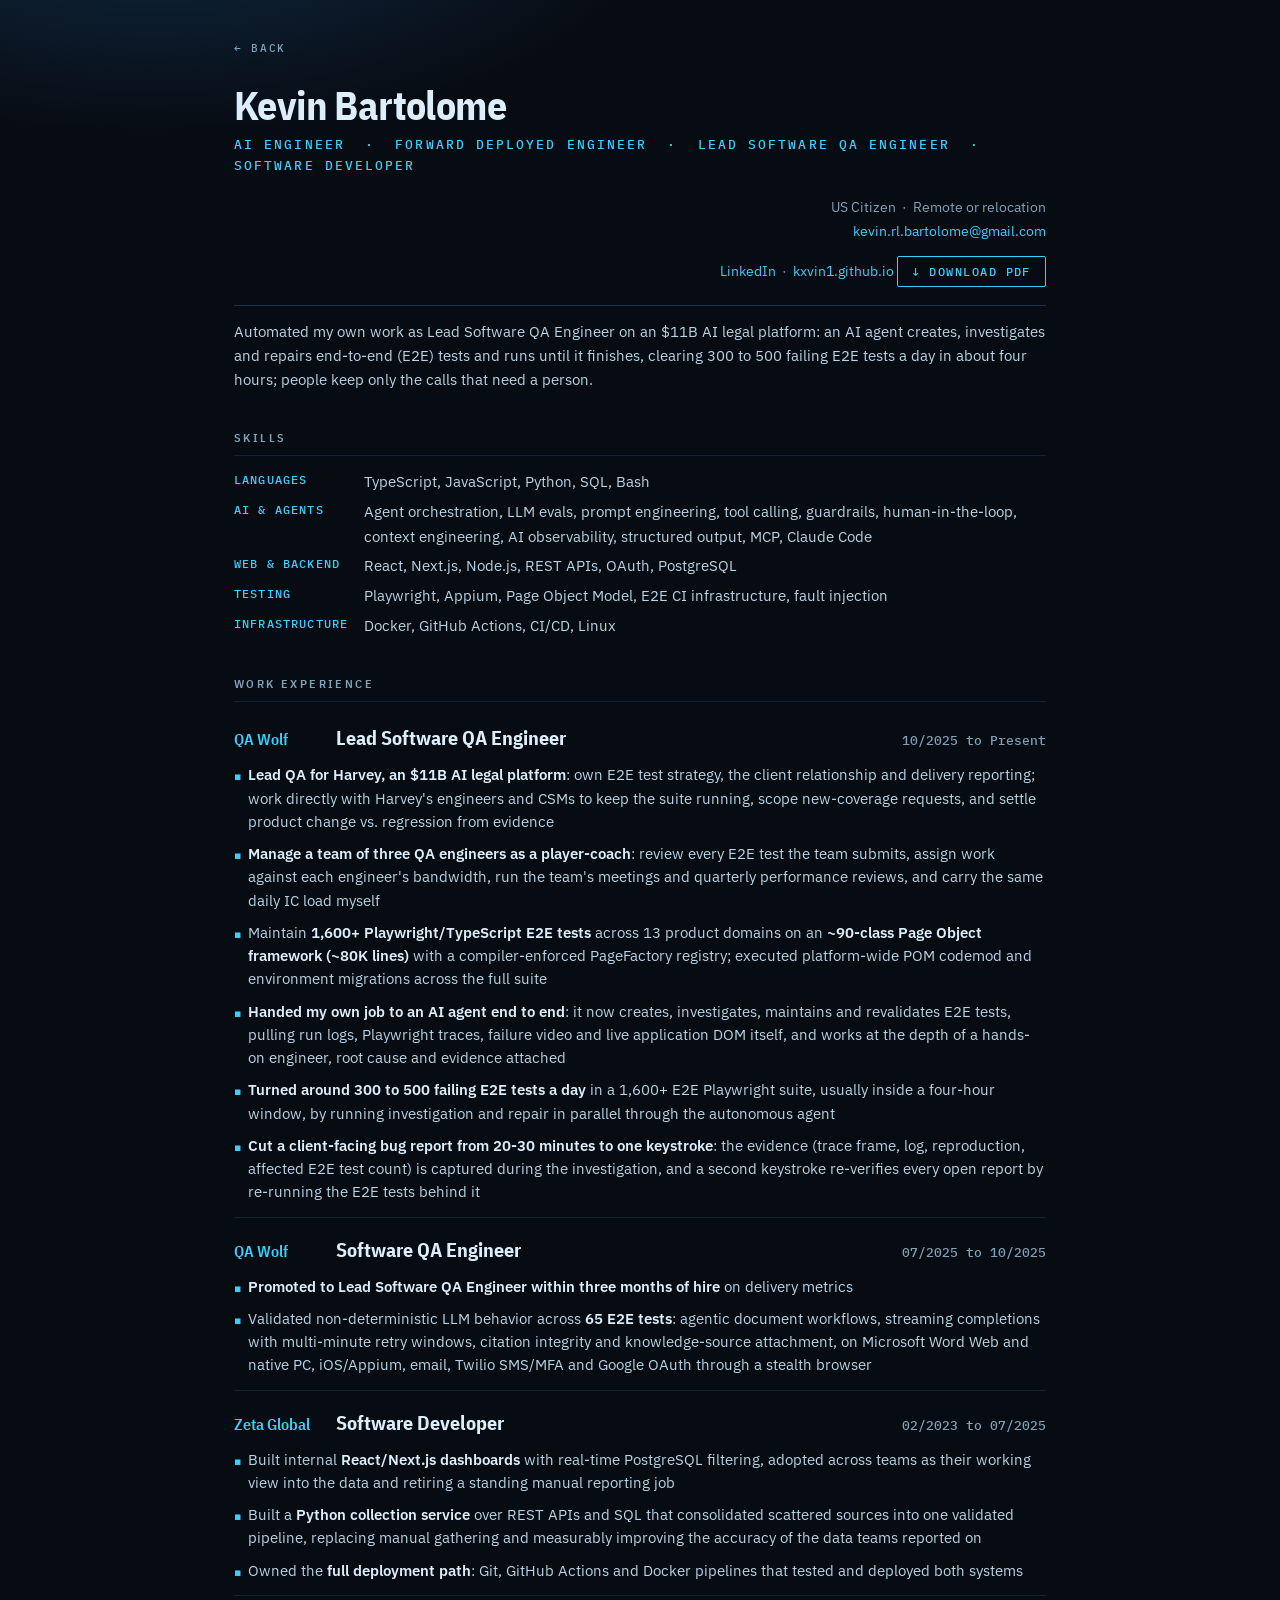
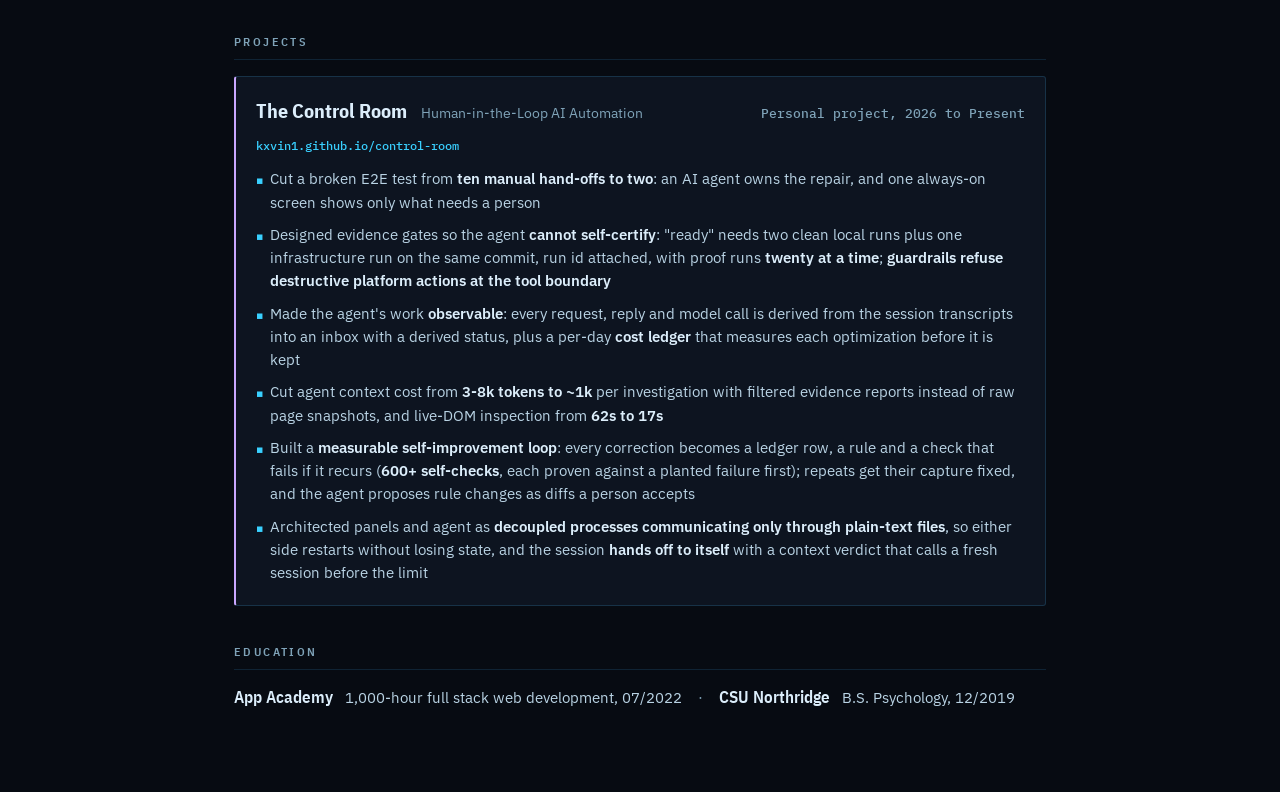
<file: resume/index.html>
<!doctype html>
<html lang="en">
<head>
<meta charset="utf-8">
<meta name="viewport" content="width=device-width,initial-scale=1">
<title>Kevin Bartolome &middot; Resume</title>
<meta name="description" content="Kevin Bartolome, AI Engineer, Forward Deployed Engineer, Lead Software QA Engineer and Software Developer. Resume.">
<link rel="preconnect" href="https://fonts.googleapis.com">
<link rel="preconnect" href="https://fonts.gstatic.com" crossorigin>
<link rel="stylesheet" href="https://fonts.googleapis.com/css2?family=IBM+Plex+Mono:wght@400;500&family=IBM+Plex+Sans+Condensed:wght@400;500;600;700&family=IBM+Plex+Sans:wght@400;500;600&display=swap">
<style>
:root{
  --ground:#070b12; --panel:#0d1420; --line:#173247; --line2:#0f2334;
  --cyan:#39d0ff; --fg:#dceefb; --body:#b9d3e4; --dim:#7fa3b8; --violet:#c9a7ff;
  --display:"IBM Plex Sans Condensed",system-ui,sans-serif;
  --sans:"IBM Plex Sans","Segoe UI",system-ui,sans-serif;
  --mono:"IBM Plex Mono",ui-monospace,Consolas,monospace;
}
*{box-sizing:border-box}
body{margin:0; background:var(--ground); color:var(--body); font:400 15.5px/1.6 var(--sans);
  background-image:radial-gradient(900px 400px at 12% -10%,#102942 0%,rgba(7,11,18,0) 58%);
  background-repeat:no-repeat; background-attachment:fixed; -webkit-font-smoothing:antialiased}
.sheet{max-width:860px; margin-inline:auto; padding:34px 24px 70px}
a{color:var(--cyan)} a:focus-visible{outline:2px solid var(--cyan); outline-offset:3px}
h1,h2,h3{font-family:var(--display); color:var(--fg); margin:0}

.back{display:inline-block; font:500 11px/1.9 var(--mono); letter-spacing:.15em;
  text-transform:uppercase; color:var(--dim); text-decoration:none; margin-bottom:26px}
.back:hover{color:var(--cyan)}
.top{display:flex; flex-wrap:wrap; gap:18px 30px; align-items:flex-end;
  border-bottom:1px solid var(--line); padding-bottom:18px}
h1{font-weight:700; font-size:clamp(30px,5vw,40px); line-height:1.03; letter-spacing:-.015em}
h1 span{display:block; font:500 13px/1.6 var(--mono); letter-spacing:.16em; text-transform:uppercase;
  color:var(--cyan); margin-top:9px}
.contact{margin-left:auto; text-align:right; font-size:14px; line-height:1.75; color:var(--dim)}
.contact a{text-decoration:none} .contact a:hover{text-decoration:underline}
.dl{display:inline-flex; align-items:center; gap:8px; margin-top:12px; text-decoration:none;
  font:500 11.5px/1 var(--mono); letter-spacing:.13em; text-transform:uppercase;
  border:1px solid var(--cyan); color:var(--cyan); border-radius:2px; padding:9px 14px}
.dl:hover{background:#12384d}

h2{font-weight:600; font-size:12px; letter-spacing:.2em; text-transform:uppercase; color:var(--dim);
  margin:36px 0 4px; padding-bottom:8px; border-bottom:1px solid var(--line2)}
.job{padding:16px 0 4px; border-bottom:1px solid var(--line2)}
.job:last-child{border-bottom:0}
.jhead{display:flex; flex-wrap:wrap; gap:4px 14px; align-items:baseline; margin-bottom:9px}
.jhead h3{font-size:20px; font-weight:700}
.jhead .co{font-size:16px; font-family:var(--display); font-weight:600; color:var(--cyan)}
.jhead .when{margin-left:auto; font:500 12.5px/1.6 var(--mono); color:var(--dim); white-space:nowrap}
.jhead .sep{color:var(--dim); font-size:16px}
/* company gets a fixed column so every job TITLE starts on the same vertical axis:
   without it the title's x floats with the company name's length (2026-09-04) */
.jhead > .co:first-child{display:inline-block; min-width:88px}
ul.b{list-style:none; margin:0; padding:0}
ul.b li{padding:0 0 9px 14px; text-indent:-14px; font-size:15px; line-height:1.55}
ul.b li::before{content:"\25AA"; display:inline-block; width:14px; text-indent:0; color:var(--cyan); font-size:11px}
ul.b b{color:var(--fg); font-weight:600}

.proj{border:1px solid var(--line); border-left:2px solid var(--violet); border-radius:3px;
  background:var(--panel); padding:18px 20px 12px; margin-top:16px}
.proj .jhead h3{color:var(--fg)}
/* project DESCRIPTOR, not a name: dim and smaller so the reader never has to guess which
   half is the project title (2026-09-04) */
.jhead .tag{font-size:14px; font-family:var(--sans); color:var(--dim)}
.proj .link{font:500 12px/1.6 var(--mono); color:var(--cyan); margin:0 0 12px; display:block; text-decoration:none}
.proj .link:hover{text-decoration:underline}
.stack{margin:6px 0 0; font:500 12.5px/1.6 var(--mono); color:var(--dim)}

.skl{display:grid; grid-template-columns:max-content 1fr; gap:5px 16px; margin:14px 0 0}
.skl dt{font:500 11.5px/1.7 var(--mono); letter-spacing:.1em; text-transform:uppercase; color:var(--cyan)}
.skl dd{margin:0; font-size:14.5px; line-height:1.7; color:var(--body)}
.fill{background:#5a2a00; color:#ffcc66; border:1px dashed #ffcc66; border-radius:2px;
  padding:0 5px; font:500 12.5px var(--mono); white-space:nowrap}
.edu{display:flex; flex-wrap:wrap; gap:4px 12px; align-items:baseline; padding:10px 0;
  border-bottom:1px solid var(--line2); font-size:15px}
.edu:last-child{border-bottom:0}
.edu b{color:var(--fg); font-family:var(--display); font-size:17px; font-weight:600}
.edu .sep2{color:var(--dim); padding:0 4px}
.edu .when{margin-left:auto; font:500 12.5px var(--mono); color:var(--dim)}
@media (max-width:660px){
  .contact{margin-left:0; text-align:left} .jhead .when{margin-left:0; width:100%}
  .edu .when{margin-left:0; width:100%}
}

/* ---- print / PDF: a resume gets printed and read on paper, so the PDF is black on white ---- */
@media print{
  @page{margin:8.5mm 11mm}
  :root{--fg:#000; --body:#1a1a1a; --dim:#555; --cyan:#0b5f80; --violet:#4a3a6b; --line:#bbb; --line2:#ddd}
  /* PDF body face is Condensed, not IBM Plex Sans: css2 serves Plex Sans as a VARIABLE font and
     Chromium's print-to-PDF cannot embed variable faces, so it silently substituted DejaVu.
     Condensed is static, embeds cleanly, is the same family, and fits more per line on paper. */
  body{background:#fff!important; background-image:none!important; color:#1a1a1a;
    font-family:"IBM Plex Sans Condensed","Segoe UI",Arial,sans-serif;
    font-size:9.15pt; line-height:1.27}
  .sheet{max-width:none; padding:0; margin:0}
  .back,.dl{display:none!important}
  h1{font-size:16.5pt} h1 span{font-size:7pt; letter-spacing:.03em; color:#0b5f80; margin-top:2pt; white-space:nowrap}
  .contact{font-size:8.5pt; line-height:1.42} .contact a{color:#1a1a1a; text-decoration:none}
  h2{font-size:8.2pt; margin:5.5pt 0 1pt; padding-bottom:1.5pt; color:#555; border-bottom:.5pt solid #999}
  .top{padding-bottom:4.5pt; border-bottom:.75pt solid #999; column-gap:20px}
  .job{padding:3.4pt 0 0.5pt; border-bottom:.5pt solid #ddd; break-inside:avoid}
  .jhead{margin-bottom:2.4pt} .jhead .when{font-size:8.6pt}
  .jhead h3{font-size:11.8pt} .jhead .co{font-size:9.8pt}
  ul.b li{padding:0 0 1.7pt 10pt; text-indent:-10pt; font-size:9.15pt; line-height:1.27}
  ul.b li::before{width:10pt}
  .jhead > .co:first-child{min-width:52pt}
  ul.b li::before{color:#333}
  .proj{background:#fff; border:0; border-radius:0; padding:0; margin-top:3pt; break-inside:avoid}
  .proj .link{color:#0b5f80; font-size:8.5pt; margin-bottom:3pt}
  .jhead .tag{font-size:9pt; color:#555}
  .stack{font-size:8.8pt}
  .skl{gap:1pt 7pt; margin-top:1.5pt}
  .skl dt{font-size:8pt; line-height:1.27}
  .skl dd{font-size:9.15pt; line-height:1.27}
  .fill{background:#fff; color:#000; border:.5pt solid #000; padding:0 2pt; font-size:8.6pt}
  .edu{padding:1pt 0; font-size:9.4pt; border-bottom:0} .edu b{font-size:10.5pt} .edu .when{font-size:9pt}
}

.sum{margin:14px 0 0; font-size:15px; line-height:1.6; color:var(--body)}
@media print{.sum{font-size:9.15pt; line-height:1.27; margin:3pt 0 0; color:#222}}
</style>
</head>
<body>
<div class="sheet">

<a class="back" href="/">&larr; back</a>

<header class="top">
  <h1>Kevin Bartolome<span>AI Engineer &nbsp;&middot;&nbsp; Forward Deployed Engineer &nbsp;&middot;&nbsp; Lead Software QA Engineer &nbsp;&middot;&nbsp; Software Developer</span></h1>
  <div class="contact">
    US Citizen &nbsp;&middot;&nbsp; Remote or relocation<br>
    <a href="mailto:kevin.rl.bartolome@gmail.com">kevin.rl.bartolome@gmail.com</a><br>
    <a href="https://www.linkedin.com/in/kevin-bartolome/">LinkedIn</a> &nbsp;&middot;&nbsp;
    <a href="https://kxvin1.github.io/">kxvin1.github.io</a>
    <a class="dl" href="/Kevin-Bartolome-Resume.pdf" download>&darr; Download PDF</a>
  </div>
</header>

<p class="sum">Automated my own work as Lead Software QA Engineer on an $11B AI legal platform: an AI agent creates, investigates and repairs end-to-end (E2E) tests and runs until it finishes, clearing 300 to 500 failing E2E tests a day in about four hours; people keep only the calls that need a person.</p>

<h2>Skills</h2>
<dl class="skl">
  <dt>Languages</dt><dd>TypeScript, JavaScript, Python, SQL, Bash</dd>
  <dt>AI &amp; Agents</dt><dd>Agent orchestration, LLM evals, prompt engineering, tool calling, guardrails,
    human-in-the-loop, context engineering, AI observability, structured output, MCP, Claude&nbsp;Code</dd>
  <dt>Web &amp; Backend</dt><dd>React, Next.js, Node.js, REST APIs, OAuth, PostgreSQL</dd>
  <dt>Testing</dt><dd>Playwright, Appium, Page Object Model, E2E CI infrastructure, fault injection</dd>
  <dt>Infrastructure</dt><dd>Docker, GitHub Actions, CI/CD, Linux</dd>
</dl>

<h2>Work Experience</h2>

<div class="job">
  <div class="jhead"><span class="co">QA Wolf</span><h3>Lead Software QA Engineer</h3>
    <span class="when">10/2025 to Present</span></div>
  <ul class="b">
    <li><b>Lead QA for Harvey, an $11B AI legal platform</b>: own E2E test strategy, the client relationship and
    delivery reporting; work directly with Harvey's engineers and CSMs to keep the suite running, scope new-coverage
    requests, and settle product change vs. regression from evidence</li>
    <li><b>Manage a team of three QA engineers as a player-coach</b>: review every E2E test the team submits, assign work
    against each engineer's bandwidth, run the team's meetings and quarterly performance reviews, and carry the same
    daily IC load myself</li>
    <li>Maintain <b>1,600+ Playwright/TypeScript E2E tests</b> across 13 product domains on an
    <b>~90-class Page Object framework (~80K lines)</b> with a compiler-enforced PageFactory registry;
    executed platform-wide POM codemod and environment migrations across the full suite</li>
    <li><b>Handed my own job to an AI agent end to end</b>: it now creates, investigates, maintains and revalidates E2E tests, pulling
    run logs, Playwright traces, failure video and live application DOM itself, and works at the depth of a hands-on
    engineer, root cause and evidence attached</li>
    <li><b>Turned around 300 to 500 failing E2E tests a day</b> in a 1,600+ E2E Playwright suite, usually inside a four-hour
    window, by running investigation and repair in parallel through the autonomous agent</li>
    <li><b>Cut a client-facing bug report from 20-30 minutes to one keystroke</b>: the evidence (trace frame, log, reproduction,
    affected E2E test count) is captured during the investigation, and a second keystroke re-verifies every open report by re-running
    the E2E tests behind it</li>
  </ul>
</div>

<div class="job">
  <div class="jhead"><span class="co">QA Wolf</span><h3>Software QA Engineer</h3>
    <span class="when">07/2025 to 10/2025</span></div>
  <ul class="b">
    <li><b>Promoted to Lead Software QA Engineer within three months of hire</b> on delivery metrics</li>
    <li>Validated non-deterministic LLM behavior across <b>65 E2E tests</b>: agentic document workflows, streaming
    completions with multi-minute retry windows, citation integrity and knowledge-source attachment, on Microsoft
    Word Web and native PC, iOS/Appium, email, Twilio SMS/MFA and Google OAuth through a stealth browser</li>
  </ul>
</div>

<div class="job">
  <div class="jhead"><span class="co">Zeta Global</span><h3>Software Developer</h3>
    <span class="when">02/2023 to 07/2025</span></div>
  <ul class="b">
    <li>Built internal <b>React/Next.js dashboards</b> with real-time PostgreSQL filtering, adopted
    across teams as their working view into the data and retiring a standing manual reporting job</li>
    <li>Built a <b>Python collection service</b> over REST APIs and SQL that consolidated scattered
    sources into one validated pipeline, replacing manual gathering and measurably improving the
    accuracy of the data teams reported on</li>
    <li>Owned the <b>full deployment path</b>: Git, GitHub Actions and Docker pipelines that
    tested and deployed both systems</li>
  </ul>
</div>

<h2>Projects</h2>

<div class="job proj">
  <div class="jhead"><h3>The Control Room</h3>
    <span class="tag">Human-in-the-Loop AI Automation</span>
    <span class="when">Personal project, 2026 to Present</span></div>
  <a class="link" href="https://kxvin1.github.io/control-room">kxvin1.github.io/control-room</a>
  <ul class="b">
    <li>Cut a broken E2E test from <b>ten manual hand-offs to two</b>: an AI agent owns the repair, and one always-on
    screen shows only what needs a person</li>
    <li>Designed evidence gates so the agent <b>cannot self-certify</b>: "ready" needs two clean local runs plus one
    infrastructure run on the same commit, run id attached, with proof runs <b>twenty at a time</b>; <b>guardrails refuse destructive
    platform actions at the tool boundary</b></li>
    <li>Made the agent's work <b>observable</b>: every request, reply and model call is derived from the session transcripts
    into an inbox with a derived status, plus a per-day <b>cost ledger</b> that measures each optimization before it is kept</li>
    <li>Cut agent context cost from <b>3-8k tokens to ~1k</b> per investigation with filtered evidence reports instead of raw
    page snapshots, and live-DOM inspection from <b>62s to 17s</b></li>
    <li>Built a <b>measurable self-improvement loop</b>: every correction becomes a ledger row, a rule and a check that fails
    if it recurs (<b>600+ self-checks</b>, each proven against a planted failure first); repeats get their capture fixed, and the
    agent proposes rule changes as diffs a person accepts</li>
    <li>Architected panels and agent as <b>decoupled processes communicating only through plain-text files</b>, so either
    side restarts without losing state, and the session <b>hands off to itself</b> with a context verdict that calls a fresh
    session before the limit</li>
  </ul>
</div>

<h2>Education</h2>
<div class="edu"><b>App Academy</b><span>1,000-hour full stack web development, 07/2022</span>
  <span class="sep2">&middot;</span><b>CSU Northridge</b><span>B.S. Psychology, 12/2019</span></div>

</div>
</body>
</html>
</file>
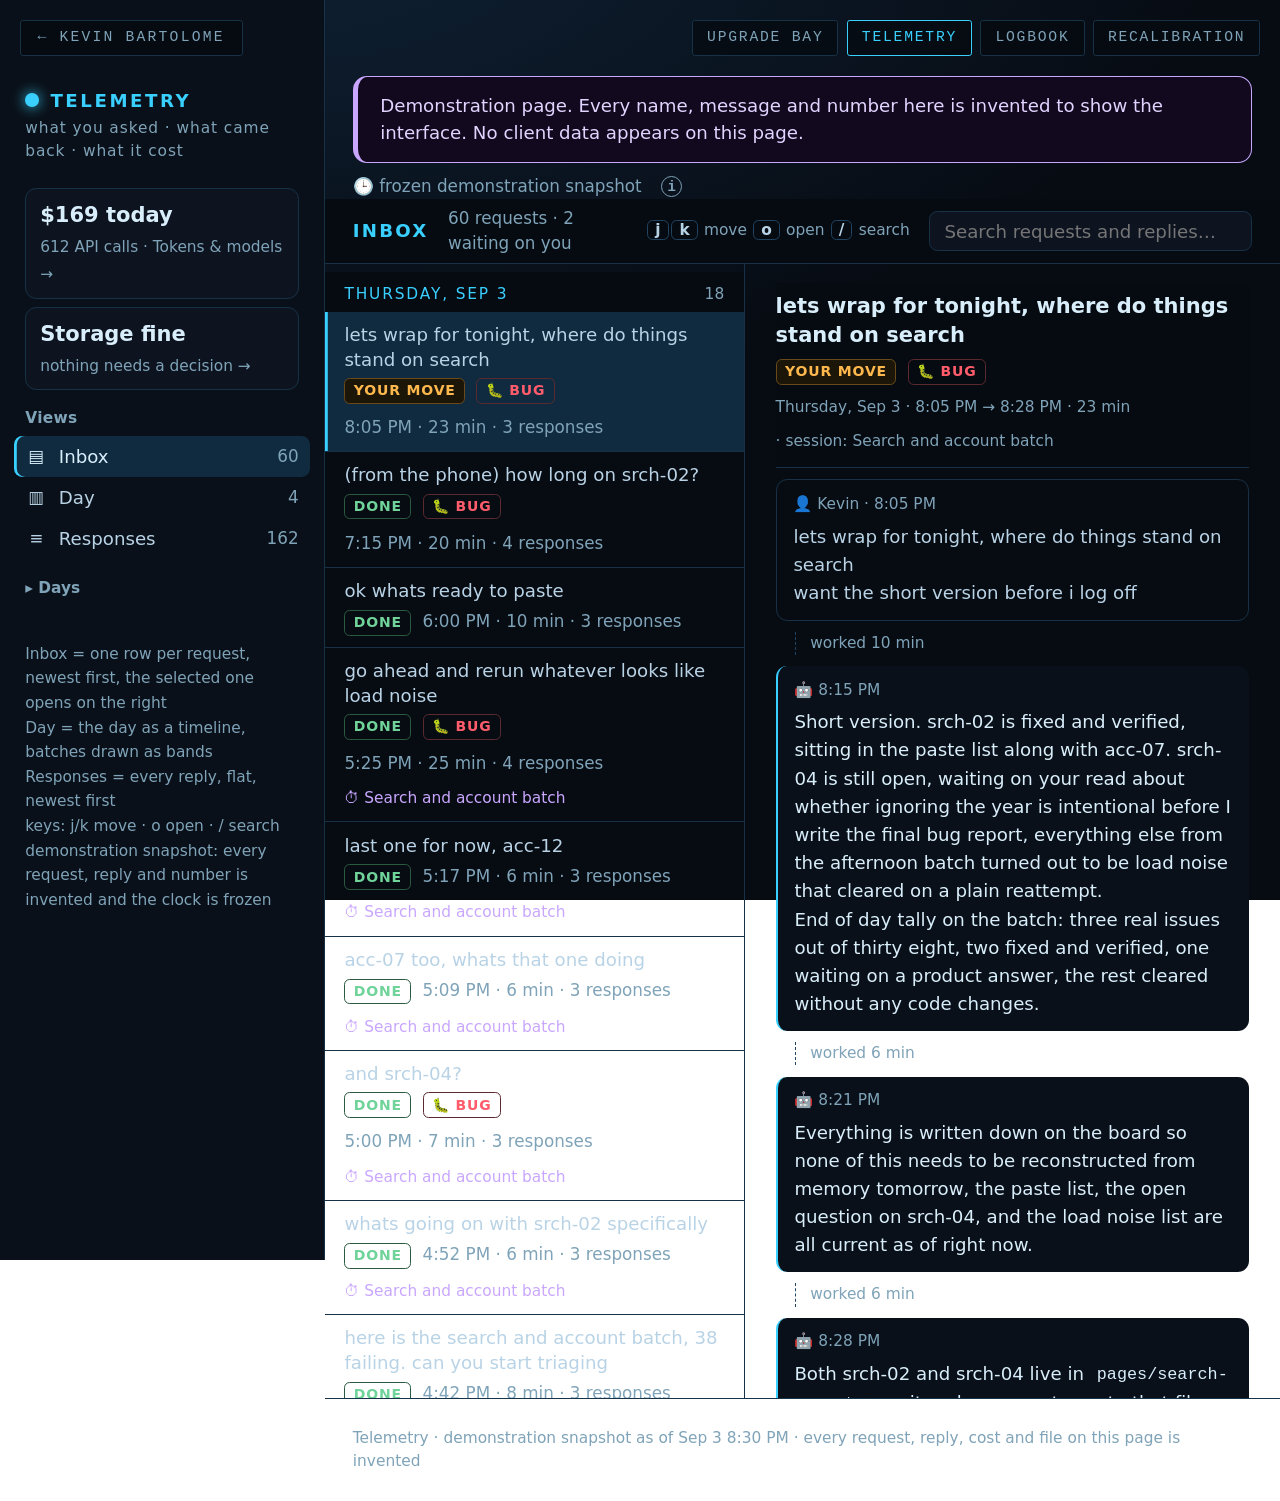
<file: telemetry/index.html>
<!doctype html><html><head><meta charset="utf-8"><title>Telemetry</title><style>
:root{--bg:#070b12;--bg2:#0a1019;--panel:#0d1420;--line:#173247;--line2:#1f4360;--fg:#d9eefb;--fg2:#b9d3e6;--dim:#7fa3b8;--accent:#39d0ff;--accent2:#7de3ff;--high:#ff5c6c;--med:#ffb84d;--low:#6fd39a;--purple:#c9a7ff;--cyan:#39d0ff}
*{box-sizing:border-box} [hidden]{display:none!important} html{scroll-behavior:smooth;zoom:1.4} body{margin:0;background:radial-gradient(1200px 600px at 20% -10%,#0f2236 0%,var(--bg) 60%) fixed;color:var(--fg);font:13px/1.5 "Segoe UI",Inter,system-ui,-apple-system,sans-serif;-webkit-font-smoothing:antialiased}
*::-webkit-scrollbar{width:10px;height:10px} *::-webkit-scrollbar-track{background:transparent} *::-webkit-scrollbar-thumb{background:var(--line2);border-radius:8px;border:2px solid var(--bg)} *::-webkit-scrollbar-thumb:hover{background:#3a3d44} *{scrollbar-color:var(--line2) transparent;scrollbar-width:thin}
.app{display:grid;grid-template-columns:232px 1fr;min-height:100vh}
aside{background:var(--bg2);border-right:1px solid var(--line);padding:14px 10px;position:sticky;top:0;height:100vh;overflow:auto}
.brand{display:flex;flex-direction:column;gap:2px;padding:6px 8px 14px} .brand .name{display:flex;align-items:center;gap:8px;color:var(--cyan);font-weight:600;font-size:13px;letter-spacing:.14em;text-transform:uppercase} .brand .dot{width:10px;height:10px;border-radius:50%;background:var(--cyan);box-shadow:0 0 10px var(--cyan)} .brand small{color:var(--dim);font-size:11px;letter-spacing:.06em}
.nav h5{margin:12px 8px 4px;font-size:11px;font-weight:600;color:var(--dim);letter-spacing:.02em;text-transform:none}
.view{display:flex;align-items:center;gap:8px;padding:5px 8px;border-radius:6px;color:var(--fg2);cursor:pointer;font-size:13px;user-select:none} .view:hover{background:#0f1c2b;color:var(--fg)} .view.on{background:#102a3f;color:var(--fg);box-shadow:inset 2px 0 0 var(--cyan)} .view .c{margin-left:auto;color:var(--dim);font-size:12px;font-variant-numeric:tabular-nums} .view .ic{width:16px;text-align:center;font-size:12px}
.side-foot{margin-top:18px;padding:8px;color:var(--dim);font-size:11px;line-height:1.6}
main{min-width:0}
.hdr{position:sticky;top:0;z-index:5;background:rgba(7,11,18,.92);backdrop-filter:blur(8px);border-bottom:1px solid var(--line);padding:0 20px;height:46px;display:flex;align-items:center;gap:14px}
.hdr h1{margin:0;font-size:13px;font-weight:600;color:var(--cyan);letter-spacing:.12em;text-transform:uppercase} .hdr .cnt{color:var(--dim);font-size:12px;font-variant-numeric:tabular-nums}
.hdr input{margin-left:auto;width:320px;max-width:40vw;background:var(--panel);border:1px solid var(--line);color:var(--fg);border-radius:6px;padding:6px 10px;font:13px Inter,"Segoe UI",system-ui} .hdr input:focus{outline:none;border-color:var(--accent)}
.filters[hidden]{display:none} .daygrp{margin:0 0 6px} .daygrp>summary.dayhdr{cursor:pointer;list-style:none;padding:6px 0} .daygrp>summary.dayhdr::before{content:"▾ ";color:var(--dim)} .daygrp:not([open])>summary.dayhdr::before{content:"▸ "} #dtoggle{margin-left:8px}
.filters{display:flex;gap:6px;align-items:center;padding:8px 20px;border-bottom:1px solid var(--line);flex-wrap:wrap}
.chip{border:1px solid var(--line);color:var(--dim);border-radius:6px;padding:2px 9px;font-size:12px;cursor:pointer;user-select:none;background:var(--bg2)} .chip:hover{color:var(--fg);border-color:var(--line2)} .chip.on{color:var(--fg);border-color:var(--accent);background:#0f2a3d} .chip.high.on{border-color:var(--high)} .chip.medium.on{border-color:var(--med)} .chip.low.on{border-color:var(--low)} .chip.claude.on{border-color:var(--purple)}
.sep{width:1px;height:16px;background:var(--line);margin:0 4px} .n{color:var(--dim);font-size:12px;margin-left:auto}
.list{padding:6px 0 40px}
.it{border-bottom:1px solid var(--line)} .it:hover{background:#0b1522} .it summary{display:grid;grid-template-columns:20px 20px 56px 1fr auto auto 92px;gap:10px;align-items:center;padding:0 20px;height:40px;cursor:pointer;list-style:none} .it summary::-webkit-details-marker{display:none}
.it.done,.it.dropped{opacity:.6}
.pr{display:inline-flex;gap:1.5px;align-items:flex-end;height:12px;width:14px} .pr i{display:block;width:3px;background:var(--line2);border-radius:1px} .pr i:nth-child(1){height:4px} .pr i:nth-child(2){height:7px} .pr i:nth-child(3){height:10px} .pr.high i{background:var(--high)} .pr.medium i:nth-child(-n+2){background:var(--med)} .pr.low i:nth-child(1){background:var(--low)}
.k{text-align:center;font-size:13px} .id{font:12px ui-monospace,Consolas,monospace;color:var(--dim);font-variant-numeric:tabular-nums} .t{font-weight:500;color:var(--fg);overflow:hidden;text-overflow:ellipsis;white-space:nowrap} .it[open] .t{white-space:normal}
.lab{font-size:11px;color:var(--dim);border:1px solid var(--line);border-radius:999px;padding:1px 8px;white-space:nowrap} .o{font-size:11px;color:var(--dim);white-space:nowrap} .o.claude{color:var(--purple)} .o.kevin{color:var(--cyan)} .d{font-size:12px;color:var(--dim);text-align:right;white-space:nowrap} .d em{color:var(--med);font-style:normal} .d b{color:var(--dim);font-weight:600}
.body{padding:2px 20px 14px 126px} .detail{margin:0 0 6px;color:var(--fg2);white-space:pre-wrap;max-width:90ch} .dim{color:var(--dim)} .meta{margin:0;font-size:12px;color:var(--dim)}
.empty{color:var(--dim);padding:24px 20px}
.guide{display:grid;grid-template-columns:260px 1fr;gap:0} @media(max-width:1000px){.guide{grid-template-columns:1fr}}
.tday{margin:0 0 4px} .tday>summary{cursor:pointer;display:flex;align-items:baseline;gap:8px;padding:6px 6px;color:var(--fg);font-size:12px;font-weight:600;border-radius:6px} .tday>summary:hover{background:var(--bg2)} .tday[open]>summary{color:var(--cyan)} .tdn{margin-left:auto;font-size:11px;color:var(--dim);font-weight:400;font-variant-numeric:tabular-nums} .tday a{padding-left:14px}
.dayhdr{margin:18px 0 8px;font-size:12px;color:var(--cyan);letter-spacing:.1em;text-transform:uppercase;display:flex;gap:10px;align-items:baseline} .dayhdr .tdn{margin-left:0}
.toc{position:sticky;top:46px;align-self:start;max-height:calc(100vh - 46px);overflow:auto;border-right:1px solid var(--line);padding:10px 8px} .toc a{display:flex;gap:8px;align-items:baseline;color:var(--fg2);text-decoration:none;font-size:12.5px;padding:5px 8px;border-radius:6px} .toc a:hover{background:#0f1c2b;color:var(--fg)} .tid{font:11px ui-monospace,Consolas,monospace;color:var(--dim);min-width:34px} .tdate{margin-left:auto;font-size:11px;color:var(--dim)}
.cards{padding:10px 20px 40px}
.feat{border:1px solid var(--line);border-radius:8px;margin:0 0 8px;background:var(--bg2)} .feat>summary{display:flex;flex-wrap:wrap;align-items:baseline;gap:6px 12px;padding:10px 14px;cursor:pointer;list-style:none} .feat>summary::-webkit-details-marker{display:none} .feat>summary:hover{background:#0f1c2b;border-radius:8px}
.fname{font-size:14px;font-weight:600;color:var(--cyan)} .tagline{color:var(--dim);flex:1;min-width:200px} .tag{border-radius:999px;padding:1px 8px;border:1px solid var(--line);font-size:11px;color:var(--dim)} .tag.who.claude{color:var(--purple)} .tag.who.kevin{color:var(--cyan)}
.feat .body{padding:0 14px 14px} .grid2{display:grid;grid-template-columns:repeat(auto-fit,minmax(260px,1fr));gap:10px;margin:0 0 12px} .box{border:1px solid var(--line);border-radius:8px;padding:10px 12px;background:var(--bg)} .box h4{margin:0 0 6px;font-size:11px;font-weight:600;color:var(--dim)} .box p{margin:0;font-size:13px;color:var(--fg2)} .box.bad{border-left:2px solid var(--high)} .box.good{border-left:2px solid var(--low)}
.hh{margin:0 0 6px;font-size:11px;font-weight:600;color:var(--dim)} .steps{margin:0 0 12px;padding-left:20px;color:var(--fg2)} .steps li{margin:0 0 4px} .keys{display:grid;grid-template-columns:auto 1fr;gap:6px 12px;align-items:center;margin:0 0 12px;font-size:12.5px} .kbd{font:600 11px ui-monospace,Consolas,monospace;background:var(--bg);border:1px solid var(--line2);color:var(--fg);border-radius:5px;padding:2px 8px;text-align:center;box-shadow:inset 0 -1px 0 var(--line2)} .kbdw{color:var(--dim)}
.under summary{font-size:12px;color:var(--dim);cursor:pointer} .under p{margin:8px 0 0;font-size:12.5px;color:var(--fg2)} .files{color:var(--dim)}
footer{color:var(--dim);font-size:11px;padding:10px 20px;border-top:1px solid var(--line)}

[hidden]{display:none!important}
.app{grid-template-columns:232px 1fr}
.card{display:block;margin:4px 8px 6px;padding:8px 10px;background:var(--panel);border:1px solid var(--line);border-radius:8px;cursor:pointer;color:var(--fg2)} .card:hover{border-color:var(--line2);color:var(--fg)} .card.on{border-color:var(--accent);box-shadow:inset 2px 0 0 var(--cyan)}
.card b{display:block;font-size:15px;color:var(--fg);font-variant-numeric:tabular-nums} .card small{color:var(--dim);font-size:11px}
.view .c{margin-left:auto;color:var(--dim);font-size:12px;font-variant-numeric:tabular-nums}
details.daysd summary{list-style:none;cursor:pointer;margin:12px 8px 4px;font-size:11px;font-weight:600;color:var(--dim)} details.daysd summary::-webkit-details-marker{display:none} details.daysd summary::before{content:"▸ "} details.daysd[open] summary::before{content:"▾ "}
.hdr .k{color:var(--dim);font-size:11px;white-space:nowrap} .hdr .k b{color:var(--fg2);font-weight:600;border:1px solid var(--line2);border-radius:4px;padding:0 5px;margin:0 1px}
.unread{color:var(--cyan);font-size:12px;font-weight:600;white-space:nowrap} .dayf{color:var(--fg2);font-size:12px;border:1px solid var(--accent);border-radius:6px;padding:1px 8px;cursor:pointer;white-space:nowrap} .dayf:hover{color:var(--fg)}
.inbox{display:grid;grid-template-columns:minmax(300px,34%) 1fr;height:calc(100vh - 46px)}
.list{overflow:auto;border-right:1px solid var(--line);padding:6px 0 30px}
.lday{position:sticky;top:0;z-index:2;display:flex;align-items:baseline;gap:8px;padding:8px 14px 4px;font-size:11px;letter-spacing:.12em;text-transform:uppercase;color:var(--cyan);background:rgba(7,11,18,.94)} .lday .c{margin-left:auto;color:var(--dim);letter-spacing:0;text-transform:none}
.row{padding:8px 14px;border-bottom:1px solid var(--line);cursor:pointer;outline:none} .row:hover{background:#0f1c2b} .row.cur{background:#102a3f;box-shadow:inset 2px 0 0 var(--cyan)} .row:focus-visible{box-shadow:inset 2px 0 0 var(--accent2)}
.row .lead{color:var(--fg);font-weight:600;line-height:1.35;display:-webkit-box;-webkit-line-clamp:2;-webkit-box-orient:vertical;overflow:hidden} .row.read .lead{color:var(--fg2);font-weight:400}
.row .sub{display:flex;gap:8px;align-items:baseline;margin-top:4px;font-size:11px;color:var(--dim);flex-wrap:wrap} .row .bt{color:var(--purple)}
.pill{display:inline-block;font-size:10px;font-weight:600;letter-spacing:.06em;text-transform:uppercase;border-radius:4px;padding:1px 6px;border:1px solid var(--line2);color:var(--dim)}
.pill.done{color:var(--low);border-color:#2a5a40} .pill.your-move{color:var(--med);border-color:#6a4a1a;background:#1c1608} .pill.running{color:var(--cyan);border-color:#1f5a70} .pill.bug{color:var(--high);border-color:#5a2a30}
.pane{overflow:auto;padding:14px 22px 40px;min-width:0} .pane .empty{color:var(--dim);padding:40px 0;text-align:center}
.th-head{position:sticky;top:-14px;z-index:2;background:rgba(7,11,18,.94);backdrop-filter:blur(8px);padding:6px 0 10px;border-bottom:1px solid var(--line);margin-bottom:8px}
.th-req{font-size:15px;font-weight:600;color:var(--fg);line-height:1.4} .th-meta{display:flex;gap:8px;flex-wrap:wrap;align-items:baseline;margin-top:6px;font-size:11px;color:var(--dim)} .th-meta .md{margin-left:auto;color:var(--dim);text-decoration:none} .th-meta .md:hover{color:var(--cyan)}
.m{padding:9px 12px;margin:8px 0;border-radius:8px;line-height:1.55;min-width:0} .m .who{display:block;font-size:11px;color:var(--dim);margin-bottom:4px} .m .mt{white-space:pre-wrap;overflow-wrap:anywhere}
.m.kevin{background:transparent;border:1px solid var(--line);color:var(--fg2)} .m.claude{background:var(--bg2);border-left:2px solid var(--accent)}
.gap{color:var(--dim);font-size:11px;margin:2px 0 2px 14px;padding-left:10px;border-left:1px dashed var(--line2)}
.mt b{font-weight:700;color:var(--fg)} .mt code,.fl code,.rtext code{background:var(--bg2);padding:1px 5px;border-radius:4px;font-size:12px}
.produced{margin-top:16px;padding:10px 12px;border:1px solid var(--line);border-radius:8px;background:var(--panel)} .produced h4{margin:0 0 6px;font-size:11px;letter-spacing:.12em;text-transform:uppercase;color:var(--cyan)}
.pk{display:flex;gap:6px;flex-wrap:wrap;align-items:baseline;margin:4px 0;overflow-wrap:anywhere} .pk .pl{color:var(--dim);font-size:11px;min-width:84px} .pk code{font-size:11px} .chip{border:1px solid var(--line2);border-radius:4px;padding:0 6px;font-size:11px;color:var(--fg2)} .mv{color:var(--med);font-size:12px}
.dayh{position:sticky;top:46px;z-index:3;margin:0;padding:12px 20px 8px;font-size:13px;color:var(--cyan);letter-spacing:.12em;text-transform:uppercase;background:rgba(7,11,18,.94);backdrop-filter:blur(8px);border-bottom:1px solid var(--line);display:flex;gap:12px;align-items:baseline} .dayh .dt{color:var(--dim);letter-spacing:0;text-transform:none;font-size:12px;margin-left:auto}
.band{margin:10px 20px;border-left:3px solid var(--purple);border-radius:6px;background:linear-gradient(90deg,rgba(201,167,255,.06),transparent 40%)} .bandh{display:flex;gap:10px;align-items:baseline;padding:6px 12px;color:var(--purple);font-size:12px;font-weight:600} .bandh span{color:var(--dim);font-weight:400;font-size:11px}
.tcard{display:grid;grid-template-columns:78px 1fr;gap:10px;margin:8px 20px;padding:8px 12px;background:var(--panel);border:1px solid var(--line);border-radius:8px} .band .tcard{margin:6px 12px 8px}
.tl{color:var(--dim);font-size:11px;font-variant-numeric:tabular-nums;display:flex;flex-direction:column;gap:2px;padding-top:2px} .tl .dur{color:var(--fg2)}
.tb{min-width:0} .tlead{color:var(--fg);font-weight:600;line-height:1.35;overflow-wrap:anywhere} .tsub{display:flex;gap:8px;align-items:baseline;margin:4px 0 6px;font-size:11px;color:var(--dim)}
.tconv summary{list-style:none;cursor:pointer;display:flex;gap:10px;align-items:baseline;color:var(--fg2);font-size:12px;min-width:0} .tconv .fl{min-width:0} .tconv summary::-webkit-details-marker{display:none} .tconv .fl{flex:1;overflow:hidden;text-overflow:ellipsis;white-space:nowrap} .tconv .more{color:var(--dim);white-space:nowrap;border:1px solid var(--line);border-radius:4px;padding:0 6px} .tconv[open] summary .fl{display:none} .tconv[open] .more{display:none}
.tbody .th-head{display:none}
.day{margin:22px 20px 6px;font-size:13px;color:var(--cyan);letter-spacing:.12em;text-transform:uppercase}
.resp{margin:6px 20px;background:var(--panel);border:1px solid var(--line);border-left:2px solid var(--accent);border-radius:8px;padding:8px 12px}
.rhead{display:flex;gap:12px;align-items:baseline;font-size:12px;color:var(--dim);margin-bottom:6px} .rhead .when{font-variant-numeric:tabular-nums;min-width:66px}
.rhead .req{flex:1;overflow:hidden;text-overflow:ellipsis;white-space:nowrap;color:var(--dim);text-decoration:none} .rhead .req:hover{color:var(--cyan)} .rhead .meta{white-space:nowrap;font-size:11px}
.rtext{white-space:pre-wrap;line-height:1.55;color:var(--fg);overflow-wrap:anywhere} .rtext b{font-weight:700;color:var(--fg)}
.resp.fresh{border-left-color:var(--cyan);box-shadow:inset 3px 0 0 var(--cyan)} .newsince{color:var(--cyan);font-size:12px;font-weight:600;white-space:nowrap}
.hidden{display:none}

.demo-banner{margin:10px 20px 0;border:1px solid var(--purple);border-left:4px solid var(--purple);background:#12091f;color:#e2d3ff;border-radius:10px;padding:11px 16px;font-size:13px;line-height:1.5}
.demo-frozen{margin:8px 20px 0;color:var(--dim);font-size:12px;display:flex;gap:8px;align-items:center}
main{padding-top:44px} .hdr{top:44px} .toc{top:90px} aside .brand{padding-top:48px}
.info{display:inline-flex;align-items:center;justify-content:center;width:15px;height:15px;border-radius:50%;border:1px solid var(--dim);color:var(--dim);font:600 10px/1 ui-monospace,Consolas,monospace;text-transform:none;letter-spacing:0;cursor:help;position:relative;vertical-align:middle;outline:none;margin-left:6px}
.info:hover,.info:focus{color:var(--cyan);border-color:var(--cyan)}
.info::after{content:attr(data-tip);position:absolute;left:50%;top:calc(100% + 8px);transform:translateX(-50%);width:max-content;max-width:300px;background:#0f1b2a;color:var(--fg);border:1px solid var(--cyan);border-radius:8px;padding:8px 11px;font:400 12.5px/1.45 "Segoe UI",system-ui,sans-serif;text-transform:none;letter-spacing:0;white-space:normal;text-align:left;box-shadow:0 8px 24px rgba(0,0,0,.45);opacity:0;pointer-events:none;transition:opacity .12s;z-index:20}
.info:hover::after,.info:focus::after{opacity:1}
.inbox{height:calc(100vh - 90px)} .dayh{top:90px}</style><style>.sw{position:fixed;top:0;right:0;z-index:99;margin:14px;display:flex;gap:6px;flex-wrap:wrap;justify-content:flex-end}.sw a{font:500 10.5px/1 ui-monospace,Consolas,monospace;letter-spacing:.12em;text-transform:uppercase;color:#7fa3b8;background:rgba(7,11,18,.82);border:1px solid #173247;border-radius:2px;padding:7px 10px;text-decoration:none;backdrop-filter:blur(6px)}.sw a:hover{color:#d9eefb;border-color:#39d0ff}.sw a.cur{color:#39d0ff;border-color:#39d0ff}@media (max-width:760px){.sw{position:static;margin:10px 24px 0;justify-content:flex-start}}</style></head><body>
<a href="/" style="position:fixed;top:0;left:0;z-index:99;margin:14px;padding:7px 12px;font:500 10.5px/1 ui-monospace,Consolas,monospace;letter-spacing:.15em;text-transform:uppercase;color:#7fa3b8;background:rgba(7,11,18,.82);border:1px solid #173247;border-radius:2px;text-decoration:none;backdrop-filter:blur(6px)">&larr; Kevin Bartolome</a>
<nav class="sw" aria-label="The record it writes"><a href="/upgrade-bay">Upgrade Bay</a><a href="/telemetry" class="cur">Telemetry</a><a href="/logbook">Logbook</a><a href="/recalibration">Recalibration</a></nav><div class="app"><aside><div class="brand"><span class="name"><span class="dot"></span>Telemetry</span><small>what you asked · what came back · what it cost</small></div><div class="card" id="v-usage" onclick="showView('usage')"><b>$169 today</b><small>612 API calls · Tokens &amp; models →</small></div><div class="card" id="v-storage" onclick="showView('storage')"><b>Storage fine</b><small>nothing needs a decision →</small></div><nav class="nav"><h5>Views</h5><div class="view on" id="v-log" onclick="showView('log')"><span class="ic">▤</span>Inbox<span class="c">60</span></div><div class="view" id="v-day" onclick="showView('day')"><span class="ic">▥</span>Day<span class="c">4</span></div><div class="view" id="v-resp" onclick="showView('resp')"><span class="ic">≡</span>Responses<span class="c">162</span></div><details class="daysd"><summary>Days</summary><div class="view dayv" data-did="ThursdaySep3" onclick="goDay('ThursdaySep3')">Thursday, Sep 3<span class="c">18</span></div><div class="view dayv" data-did="WednesdaySep2" onclick="goDay('WednesdaySep2')">Wednesday, Sep 2<span class="c">9</span></div><div class="view dayv" data-did="TuesdaySep1" onclick="goDay('TuesdaySep1')">Tuesday, Sep 1<span class="c">21</span></div><div class="view dayv" data-did="MondayAug31" onclick="goDay('MondayAug31')">Monday, Aug 31<span class="c">12</span></div></details></nav><div class="side-foot">Inbox = one row per request, newest first, the selected one opens on the right<br>Day = the day as a timeline, batches drawn as bands<br>Responses = every reply, flat, newest first<br>keys: j/k move · o open · / search<br>demonstration snapshot: every request, reply and number is invented and the clock is frozen</div></aside><main><div class="demo-banner">Demonstration page. Every name, message and number here is invented to show the interface. No client data appears on this page.</div><div class="demo-frozen">🕒 frozen demonstration snapshot<span class="info" tabindex="0" data-tip="This demonstration is one fixed moment, so the ages and times never drift. The live page is derived from the session transcripts and reloads only when a session adds to them." aria-label="This demonstration is one fixed moment, so the ages and times never drift. The live page is derived from the session transcripts and reloads only when a session adds to them.">i</span></div><div class="hdr" id="hdr-log"><h1>Inbox</h1><span class="cnt">60 requests · 2 waiting on you</span><span class="unread" id="unread" hidden></span><span class="dayf" id="dayf" hidden></span><span class="k"><b>j</b><b>k</b> move <b>o</b> open <b>/</b> search</span><input id="q" placeholder="Search requests and replies…"></div><div class="hdr" id="hdr-day" hidden><h1>Day</h1><span class="cnt">4 days · each request as a card · batches as bands</span><input id="qd" placeholder="Search the timeline…"></div><div class="hdr" id="hdr-resp" hidden><h1>Claude's responses</h1><span class="cnt">162 responses · newest first · every session</span><span class="newsince" id="newsince" hidden></span><input id="qr" placeholder="Search responses…"></div><div class="hdr" id="hdr-usage" hidden><h1>Tokens &amp; models</h1><span class="cnt">per day · estimated cost · savings from cheap-model delegation</span></div><div class="hdr" id="hdr-storage" hidden><h1>Storage</h1><span class="cnt">biggest files and folders · which retention rule covers each · what needs a decision</span></div><div id="pane-log" class="inbox"><div class="list"><div class="lday" data-did="ThursdaySep3">Thursday, Sep 3<span class="c">18</span></div><div class="row" data-tid="c6b02d8f-e07b64" data-did="ThursdaySep3" data-t="1788491100" data-status="your-move" tabindex="0" onclick="sel('c6b02d8f-e07b64')"><div class="lead">lets wrap for tonight, where do things stand on search</div><div class="sub"><span class="pill your-move">your move</span><span class="pill bug">🐛 bug</span><span class="meta">8:05 PM · 23 min · 3 responses</span></div></div><div class="row" data-tid="c6b02d8f-3d1af5" data-did="ThursdaySep3" data-t="1788488100" data-status="done" tabindex="0" onclick="sel('c6b02d8f-3d1af5')"><div class="lead">(from the phone) how long on srch-02?</div><div class="sub"><span class="pill done">done</span><span class="pill bug">🐛 bug</span><span class="meta">7:15 PM · 20 min · 4 responses</span></div></div><div class="row" data-tid="c6b02d8f-c9083b" data-did="ThursdaySep3" data-t="1788483600" data-status="done" tabindex="0" onclick="sel('c6b02d8f-c9083b')"><div class="lead">ok whats ready to paste</div><div class="sub"><span class="pill done">done</span><span class="meta">6:00 PM · 10 min · 3 responses</span></div></div><div class="row" data-tid="c6b02d8f-7f6e30" data-did="ThursdaySep3" data-t="1788481500" data-status="done" tabindex="0" onclick="sel('c6b02d8f-7f6e30')"><div class="lead">go ahead and rerun whatever looks like load noise</div><div class="sub"><span class="pill done">done</span><span class="pill bug">🐛 bug</span><span class="meta">5:25 PM · 25 min · 4 responses</span><span class="bt">⏱ Search and account batch</span></div></div><div class="row" data-tid="c6b02d8f-a2d871" data-did="ThursdaySep3" data-t="1788481020" data-status="done" tabindex="0" onclick="sel('c6b02d8f-a2d871')"><div class="lead">last one for now, acc-12</div><div class="sub"><span class="pill done">done</span><span class="meta">5:17 PM · 6 min · 3 responses</span><span class="bt">⏱ Search and account batch</span></div></div><div class="row" data-tid="c6b02d8f-5b04c9" data-did="ThursdaySep3" data-t="1788480540" data-status="done" tabindex="0" onclick="sel('c6b02d8f-5b04c9')"><div class="lead">acc-07 too, whats that one doing</div><div class="sub"><span class="pill done">done</span><span class="meta">5:09 PM · 6 min · 3 responses</span><span class="bt">⏱ Search and account batch</span></div></div><div class="row" data-tid="c6b02d8f-1e77ad" data-did="ThursdaySep3" data-t="1788480000" data-status="done" tabindex="0" onclick="sel('c6b02d8f-1e77ad')"><div class="lead">and srch-04?</div><div class="sub"><span class="pill done">done</span><span class="pill bug">🐛 bug</span><span class="meta">5:00 PM · 7 min · 3 responses</span><span class="bt">⏱ Search and account batch</span></div></div><div class="row" data-tid="c6b02d8f-f39c07" data-did="ThursdaySep3" data-t="1788479520" data-status="done" tabindex="0" onclick="sel('c6b02d8f-f39c07')"><div class="lead">whats going on with srch-02 specifically</div><div class="sub"><span class="pill done">done</span><span class="meta">4:52 PM · 6 min · 3 responses</span><span class="bt">⏱ Search and account batch</span></div></div><div class="row" data-tid="c6b02d8f-88b1e3" data-did="ThursdaySep3" data-t="1788478920" data-status="done" tabindex="0" onclick="sel('c6b02d8f-88b1e3')"><div class="lead">here is the search and account batch, 38 failing. can you start triaging</div><div class="sub"><span class="pill done">done</span><span class="meta">4:42 PM · 8 min · 3 responses</span><span class="bt">⏱ Search and account batch</span></div></div><div class="row" data-tid="c6b02d8f-d02f4a" data-did="ThursdaySep3" data-t="1788471900" data-status="done" tabindex="0" onclick="sel('c6b02d8f-d02f4a')"><div class="lead">quick one on storage, are we close to any limits before this batch runs</div><div class="sub"><span class="pill done">done</span><span class="meta">2:45 PM · 14 min · 3 responses</span></div></div><div class="row" data-tid="a19e5c04-61de08" data-did="ThursdaySep3" data-t="1788469800" data-status="done" tabindex="0" onclick="sel('a19e5c04-61de08')"><div class="lead">hey a teammate just updated the checkout page, can you pull that in</div><div class="sub"><span class="pill done">done</span><span class="meta">2:10 PM · 6 min · 3 responses</span></div></div><div class="row" data-tid="a19e5c04-c50fb3" data-did="ThursdaySep3" data-t="1788465600" data-status="done" tabindex="0" onclick="sel('a19e5c04-c50fb3')"><div class="lead">lets do a quick retro on yesterday before we get into today&#x27;s batch</div><div class="sub"><span class="pill done">done</span><span class="meta">1:00 PM · 35 min · 5 responses</span></div></div><div class="row" data-tid="a19e5c04-9a1e77" data-did="ThursdaySep3" data-t="1788462120" data-status="done" tabindex="0" onclick="sel('a19e5c04-9a1e77')"><div class="lead">(from the phone) hows the morning going, anything blocking</div><div class="sub"><span class="pill done">done</span><span class="meta">12:02 PM · 11 min · 3 responses</span></div></div><div class="row" data-tid="a19e5c04-44d9b0" data-did="ThursdaySep3" data-t="1788458400" data-status="done" tabindex="0" onclick="sel('a19e5c04-44d9b0')"><div class="lead">add a tracker item for the acc-07 modal thing, low priority for now</div><div class="sub"><span class="pill done">done</span><span class="meta">11:00 AM · 10 min · 3 responses</span></div></div><div class="row" data-tid="a19e5c04-e2f7c1" data-did="ThursdaySep3" data-t="1788455100" data-status="done" tabindex="0" onclick="sel('a19e5c04-e2f7c1')"><div class="lead">quick one, what did you learn this week?</div><div class="sub"><span class="pill done">done</span><span class="meta">10:05 AM · 15 min · 3 responses</span></div></div><div class="row" data-tid="a19e5c04-b810aa" data-did="ThursdaySep3" data-t="1788452100" data-status="done" tabindex="0" onclick="sel('a19e5c04-b810aa')"><div class="lead">can you run the swarm on the onb batch to confirm the fix holds up under load</div><div class="sub"><span class="pill done">done</span><span class="meta">9:15 AM · 15 min · 4 responses</span></div></div><div class="row" data-tid="a19e5c04-7c04de" data-did="ThursdaySep3" data-t="1788448800" data-status="done" tabindex="0" onclick="sel('a19e5c04-7c04de')"><div class="lead">onb-05 is failing again overnight. can you take a look before we start the batch review</div><div class="sub"><span class="pill done">done</span><span class="meta">8:20 AM · 32 min · 5 responses</span></div></div><div class="row" data-tid="a19e5c04-3a91f2" data-did="ThursdaySep3" data-t="1788447900" data-status="done" tabindex="0" onclick="sel('a19e5c04-3a91f2')"><div class="lead">morning. start the day</div><div class="sub"><span class="pill done">done</span><span class="meta">8:05 AM · 13 min · 3 responses</span></div></div><div class="lday" data-did="WednesdaySep2">Wednesday, Sep 2<span class="c">9</span></div><div class="row" data-tid="3f9d61aa-c5f6a7" data-did="WednesdaySep2" data-t="1788396300" data-status="done" tabindex="0" onclick="sel('3f9d61aa-c5f6a7')"><div class="lead">done early today, write the handoff so tomorrow starts clean</div><div class="sub"><span class="pill done">done</span><span class="pill bug">🐛 bug</span><span class="meta">5:45 PM · 24 min · 3 responses</span></div></div><div class="row" data-tid="3f9d61aa-b2d3e4" data-did="WednesdaySep2" data-t="1788390000" data-status="done" tabindex="0" onclick="sel('3f9d61aa-b2d3e4')"><div class="lead">how many tests actually passed this week overall, just want a number for the standup</div><div class="sub"><span class="pill done">done</span><span class="meta">4:00 PM · 12 min · 2 responses</span></div></div><div class="row" data-tid="3f9d61aa-a9b0c1" data-did="WednesdaySep2" data-t="1788383700" data-status="done" tabindex="0" onclick="sel('3f9d61aa-a9b0c1')"><div class="lead">reran the batch from this morning, here&#x27;s what came back</div><div class="sub"><span class="pill done">done</span><span class="meta">2:15 PM · 35 min · 3 responses</span></div></div><div class="row" data-tid="3f9d61aa-f6c7d8" data-did="WednesdaySep2" data-t="1788381000" data-status="done" tabindex="0" onclick="sel('3f9d61aa-f6c7d8')"><div class="lead">quick check from my phone, anything need me right now</div><div class="sub"><span class="pill done">done</span><span class="meta">1:30 PM · 2 min · 1 responses</span></div></div><div class="row" data-tid="3f9d61aa-e3a4b5" data-did="WednesdaySep2" data-t="1788377400" data-status="done" tabindex="0" onclick="sel('3f9d61aa-e3a4b5')"><div class="lead">idea, can we get a small badge on the board when a test has been sitting in fix ready for more than a day. keep forgetting to check on...</div><div class="sub"><span class="pill done">done</span><span class="meta">12:30 PM · 3 min · 1 responses</span></div></div><div class="row" data-tid="3f9d61aa-d0e1f2" data-did="WednesdaySep2" data-t="1788372900" data-status="done" tabindex="0" onclick="sel('3f9d61aa-d0e1f2')"><div class="lead">ok what&#x27;s actually going on with the storage page banner</div><div class="sub"><span class="pill done">done</span><span class="meta">11:15 AM · 15 min · 2 responses</span></div></div><div class="row" data-tid="3f9d61aa-c7f8a9" data-did="WednesdaySep2" data-t="1788368400" data-status="done" tabindex="0" onclick="sel('3f9d61aa-c7f8a9')"><div class="lead">someone flagged that the postcode field on the account form takes letters even when it&#x27;s supposed to be numbers only. is that us or is...</div><div class="sub"><span class="pill done">done</span><span class="pill bug">🐛 bug</span><span class="meta">10:00 AM · 25 min · 3 responses</span></div></div><div class="row" data-tid="3f9d61aa-b4d5e6" data-did="WednesdaySep2" data-t="1788364200" data-status="done" tabindex="0" onclick="sel('3f9d61aa-b4d5e6')"><div class="lead">srch-02 failed again overnight run, third time this week. can you actually fix it this time instead of just rerunning it</div><div class="sub"><span class="pill done">done</span><span class="meta">8:50 AM · 30 min · 3 responses</span></div></div><div class="row" data-tid="3f9d61aa-a1b2c3" data-did="WednesdaySep2" data-t="1788361800" data-status="done" tabindex="0" onclick="sel('3f9d61aa-a1b2c3')"><div class="lead">morning. anything blow up overnight? give me the rundown before i get into it.</div><div class="sub"><span class="pill done">done</span><span class="meta">8:10 AM · 10 min · 2 responses</span></div></div><div class="lday" data-did="TuesdaySep1">Tuesday, Sep 1<span class="c">21</span></div><div class="row" data-tid="e42c77b5-f00baa" data-did="TuesdaySep1" data-t="1788316800" data-status="done" tabindex="0" onclick="sel('e42c77b5-f00baa')"><div class="lead">all done for today, write the handoff</div><div class="sub"><span class="pill done">done</span><span class="pill bug">🐛 bug</span><span class="meta">7:40 PM · 30 min · 3 responses</span></div></div><div class="row" data-tid="e42c77b5-ccddee" data-did="TuesdaySep1" data-t="1788313800" data-status="done" tabindex="0" onclick="sel('e42c77b5-ccddee')"><div class="lead">did bil-22 finish</div><div class="sub"><span class="pill done">done</span><span class="meta">6:50 PM · 11 min · 2 responses</span></div></div><div class="row" data-tid="e42c77b5-99aabb" data-did="TuesdaySep1" data-t="1788310800" data-status="done" tabindex="0" onclick="sel('e42c77b5-99aabb')"><div class="lead">can you write the retro for the checkout batch before we wrap up</div><div class="sub"><span class="pill done">done</span><span class="meta">6:00 PM · 21 min · 3 responses</span></div></div><div class="row" data-tid="e42c77b5-667788" data-did="TuesdaySep1" data-t="1788308400" data-status="done" tabindex="0" onclick="sel('e42c77b5-667788')"><div class="lead">hows it going, anything blocked</div><div class="sub"><span class="pill done">done</span><span class="meta">5:20 PM · 9 min · 2 responses</span></div></div><div class="row" data-tid="e42c77b5-334455" data-did="TuesdaySep1" data-t="1788302400" data-status="done" tabindex="0" onclick="sel('e42c77b5-334455')"><div class="lead">hey while things are quiet, is there anything in run storage we should clean up</div><div class="sub"><span class="pill done">done</span><span class="meta">3:40 PM · 11 min · 2 responses</span></div></div><div class="row" data-tid="e42c77b5-001122" data-did="TuesdaySep1" data-t="1788300000" data-status="done" tabindex="0" onclick="sel('e42c77b5-001122')"><div class="lead">sort question: pick price low to high, switch categories, and the sort resets to default. is that supposed to happen</div><div class="sub"><span class="pill done">done</span><span class="meta">3:00 PM · 21 min · 3 responses</span></div></div><div class="row" data-tid="e42c77b5-ee33ff" data-did="TuesdaySep1" data-t="1788298200" data-status="done" tabindex="0" onclick="sel('e42c77b5-ee33ff')"><div class="lead">what about the other stragglers, the ones that weren&#x27;t chk or crt</div><div class="sub"><span class="pill done">done</span><span class="meta">2:30 PM · 19 min · 3 responses</span></div></div><div class="row" data-tid="e42c77b5-cc22dd" data-did="TuesdaySep1" data-t="1788296700" data-status="done" tabindex="0" onclick="sel('e42c77b5-cc22dd')"><div class="lead">did crt-14 end up needing that fix or not</div><div class="sub"><span class="pill done">done</span><span class="meta">2:05 PM · 20 min · 3 responses</span></div></div><div class="row" data-tid="e42c77b5-aa11bb" data-did="TuesdaySep1" data-t="1788295800" data-status="done" tabindex="0" onclick="sel('e42c77b5-aa11bb')"><div class="lead">chk-04 and chk-11 passed on the re-run, no change needed on either</div><div class="sub"><span class="pill done">done</span><span class="meta">1:50 PM · 9 min · 2 responses</span></div></div><div class="row" data-tid="7d3a9e10-445566" data-did="TuesdaySep1" data-t="1788292680" data-status="your-move" tabindex="0" onclick="sel('7d3a9e10-445566')"><div class="lead">ok what needs to get pasted before we run this again</div><div class="sub"><span class="pill your-move">your move</span><span class="meta">12:58 PM · 15 min · 4 responses</span><span class="bt">⏱ Checkout batch</span></div></div><div class="row" data-tid="7d3a9e10-112233" data-did="TuesdaySep1" data-t="1788292020" data-status="done" tabindex="0" onclick="sel('7d3a9e10-112233')"><div class="lead">good catch, can you confirm how many tests actually go through that shipping list method</div><div class="sub"><span class="pill done">done</span><span class="meta">12:47 PM · 9 min · 3 responses</span><span class="bt">⏱ Checkout batch</span></div></div><div class="row" data-tid="7d3a9e10-f4f4f4" data-did="TuesdaySep1" data-t="1788291180" data-status="done" tabindex="0" onclick="sel('7d3a9e10-f4f4f4')"><div class="lead">what about chk-07 and crt-14, are those tied to the promo code bug from this morning</div><div class="sub"><span class="pill done">done</span><span class="meta">12:33 PM · 11 min · 3 responses</span><span class="bt">⏱ Checkout batch</span></div></div><div class="row" data-tid="7d3a9e10-e3e3e3" data-did="TuesdaySep1" data-t="1788290400" data-status="done" tabindex="0" onclick="sel('7d3a9e10-e3e3e3')"><div class="lead">of the ones still red after that, what&#x27;s going on with chk-04 and chk-11</div><div class="sub"><span class="pill done">done</span><span class="meta">12:20 PM · 10 min · 3 responses</span><span class="bt">⏱ Checkout batch</span></div></div><div class="row" data-tid="7d3a9e10-c2c2c2" data-did="TuesdaySep1" data-t="1788289440" data-status="done" tabindex="0" onclick="sel('7d3a9e10-c2c2c2')"><div class="lead">why did the whole checkout batch fail on the first run? that&#x27;s a lot of red for one run</div><div class="sub"><span class="pill done">done</span><span class="meta">12:04 PM · 13 min · 3 responses</span><span class="bt">⏱ Checkout batch</span></div></div><div class="row" data-tid="7d3a9e10-b1b1b1" data-did="TuesdaySep1" data-t="1788288840" data-status="done" tabindex="0" onclick="sel('7d3a9e10-b1b1b1')"><div class="lead">checkout batch, screenshot attached. 52 failing</div><div class="sub"><span class="pill done">done</span><span class="meta">11:54 AM · 7 min · 2 responses</span><span class="bt">⏱ Checkout batch</span></div></div><div class="row" data-tid="7d3a9e10-5a5a5a" data-did="TuesdaySep1" data-t="1788285000" data-status="done" tabindex="0" onclick="sel('7d3a9e10-5a5a5a')"><div class="lead">quick check, are we still good to kick off the checkout batch around noon</div><div class="sub"><span class="pill done">done</span><span class="meta">10:50 AM · 11 min · 2 responses</span></div></div><div class="row" data-tid="7d3a9e10-77dd88" data-did="TuesdaySep1" data-t="1788283200" data-status="done" tabindex="0" onclick="sel('7d3a9e10-77dd88')"><div class="lead">how&#x27;s bil-19 looking? I saw it flagged fix-ready yesterday</div><div class="sub"><span class="pill done">done</span><span class="meta">10:20 AM · 16 min · 2 responses</span></div></div><div class="row" data-tid="7d3a9e10-33cc44" data-did="TuesdaySep1" data-t="1788279600" data-status="done" tabindex="0" onclick="sel('7d3a9e10-33cc44')"><div class="lead">cart bug: apply a promo code, then change the cart total. the code field clears but the discount still shows in the total. feels like a bug</div><div class="sub"><span class="pill done">done</span><span class="pill bug">🐛 bug</span><span class="meta">9:20 AM · 46 min · 4 responses</span></div></div><div class="row" data-tid="7d3a9e10-09ab12" data-did="TuesdaySep1" data-t="1788278700" data-status="done" tabindex="0" onclick="sel('7d3a9e10-09ab12')"><div class="lead">add a tracker item, low priority: it&#x27;d be nice if the paste list grouped files by which test needs them instead of just listing files</div><div class="sub"><span class="pill done">done</span><span class="meta">9:05 AM · 11 min · 2 responses</span></div></div><div class="row" data-tid="7d3a9e10-d4e5f6" data-did="TuesdaySep1" data-t="1788276600" data-status="done" tabindex="0" onclick="sel('7d3a9e10-d4e5f6')"><div class="lead">acc-07 flaked again overnight, third time this week. can you look at it</div><div class="sub"><span class="pill done">done</span><span class="meta">8:30 AM · 31 min · 3 responses</span></div></div><div class="row" data-tid="7d3a9e10-a1b2c3" data-did="TuesdaySep1" data-t="1788275100" data-status="done" tabindex="0" onclick="sel('7d3a9e10-a1b2c3')"><div class="lead">morning. start the day, get the watchers up and give me the briefing rundown</div><div class="sub"><span class="pill done">done</span><span class="pill bug">🐛 bug</span><span class="meta">8:05 AM · 11 min · 2 responses</span></div></div><div class="lday" data-did="MondayAug31">Monday, Aug 31<span class="c">12</span></div><div class="row" data-tid="b81f4c2e-4f5a6b" data-did="MondayAug31" data-t="1788226200" data-status="done" tabindex="0" onclick="sel('b81f4c2e-4f5a6b')"><div class="lead">all done for today, see you tomorrow</div><div class="sub"><span class="pill done">done</span><span class="meta">6:30 PM · 10 min · 2 responses</span></div></div><div class="row" data-tid="b81f4c2e-1c2d3e" data-did="MondayAug31" data-t="1788214500" data-status="done" tabindex="0" onclick="sel('b81f4c2e-1c2d3e')"><div class="lead">are we going to run out of storage with all these run artifacts piling up, screenshots traces etc</div><div class="sub"><span class="pill done">done</span><span class="meta">3:15 PM · 10 min · 2 responses</span></div></div><div class="row" data-tid="b81f4c2e-8d9e0f" data-did="MondayAug31" data-t="1788206400" data-status="done" tabindex="0" onclick="sel('b81f4c2e-8d9e0f')"><div class="lead">the address form on checkout validates on blur now instead of on submit, is this a product change or a bug</div><div class="sub"><span class="pill done">done</span><span class="meta">1:00 PM · 8 min · 2 responses</span></div></div><div class="row" data-tid="b81f4c2e-5a6b7c" data-did="MondayAug31" data-t="1788200100" data-status="done" tabindex="0" onclick="sel('b81f4c2e-5a6b7c')"><div class="lead">how long on bil-19? (from the phone)</div><div class="sub"><span class="pill done">done</span><span class="meta">11:15 AM · 5 min · 2 responses</span></div></div><div class="row" data-tid="b81f4c2e-2d3e4f" data-did="MondayAug31" data-t="1788194100" data-status="done" tabindex="0" onclick="sel('b81f4c2e-2d3e4f')"><div class="lead">pasted the bil-19 fix on the platform, kicking off the run now</div><div class="sub"><span class="pill done">done</span><span class="meta">9:35 AM · 15 min · 2 responses</span></div></div><div class="row" data-tid="b81f4c2e-9a0b1c" data-did="MondayAug31" data-t="1788192300" data-status="done" tabindex="0" onclick="sel('b81f4c2e-9a0b1c')"><div class="lead">found the selector issue on bil-19, price element changed to a data-testid, can you patch it and kick off a local rerun</div><div class="sub"><span class="pill done">done</span><span class="meta">9:05 AM · 15 min · 3 responses</span></div></div><div class="row" data-tid="b81f4c2e-6d7e8f" data-did="MondayAug31" data-t="1788191040" data-status="done" tabindex="0" onclick="sel('b81f4c2e-6d7e8f')"><div class="lead">batch just finished. rerun came back and most of these passed clean, which ones are actually real</div><div class="sub"><span class="pill done">done</span><span class="meta">8:44 AM · 6 min · 2 responses</span><span class="bt">⏱ Billing regression batch</span></div></div><div class="row" data-tid="b81f4c2e-3a4b5c" data-did="MondayAug31" data-t="1788190680" data-status="done" tabindex="0" onclick="sel('b81f4c2e-3a4b5c')"><div class="lead">crt-09? same page as bil-19 right</div><div class="sub"><span class="pill done">done</span><span class="meta">8:38 AM · 4 min · 2 responses</span><span class="bt">⏱ Billing regression batch</span></div></div><div class="row" data-tid="b81f4c2e-0d1e2f" data-did="MondayAug31" data-t="1788190320" data-status="done" tabindex="0" onclick="sel('b81f4c2e-0d1e2f')"><div class="lead">and bil-22? that one&#x27;s been flaky before too</div><div class="sub"><span class="pill done">done</span><span class="meta">8:32 AM · 5 min · 2 responses</span><span class="bt">⏱ Billing regression batch</span></div></div><div class="row" data-tid="b81f4c2e-7a8b9c" data-did="MondayAug31" data-t="1788189960" data-status="done" tabindex="0" onclick="sel('b81f4c2e-7a8b9c')"><div class="lead">what&#x27;s going on with bil-19 specifically</div><div class="sub"><span class="pill done">done</span><span class="meta">8:26 AM · 5 min · 2 responses</span><span class="bt">⏱ Billing regression batch</span></div></div><div class="row" data-tid="b81f4c2e-4d5e6f" data-did="MondayAug31" data-t="1788189600" data-status="done" tabindex="0" onclick="sel('b81f4c2e-4d5e6f')"><div class="lead">here is the billing regression batch, 27 failing, screenshot attached. can you start pulling these apart</div><div class="sub"><span class="pill done">done</span><span class="meta">8:20 AM · 5 min · 2 responses</span><span class="bt">⏱ Billing regression batch</span></div></div><div class="row" data-tid="b81f4c2e-1a2b3c" data-did="MondayAug31" data-t="1788188520" data-status="done" tabindex="0" onclick="sel('b81f4c2e-1a2b3c')"><div class="lead">morning. let&#x27;s get going, what&#x27;s queued up before the billing batch kicks off at 8:20</div><div class="sub"><span class="pill done">done</span><span class="meta">8:02 AM · 6 min · 2 responses</span></div></div></div><div class="pane" id="thread"><p class="empty">pick a request</p></div></div><div id="pane-day" hidden><h2 class="dayh" id="d-ThursdaySep3">Thursday, Sep 3<span class="dt">18 requests · 61 responses · $169</span></h2><div class="tcard" data-tid="c6b02d8f-e07b64" data-t="1788491100"><div class="tl"><span class="when">8:05 PM</span><span class="dur">23 min</span></div><div class="tb"><div class="tlead">lets wrap for tonight, where do things stand on search</div><div class="tsub"><span class="pill your-move">your move</span><span class="pill bug">🐛 bug</span><span class="meta">3 responses · Search and account batch</span></div><details class="tconv" data-tid="c6b02d8f-e07b64"><summary><span class="fl">Short version. srch-02 is fixed and verified, sitting in the paste list along with acc-07. srch-04 is still open, waiting on your read about whether ignoring the year is intentional before I write the final bug report, e</span><span class="more">+2 more</span></summary><div class="tbody"></div></details></div></div><div class="tcard" data-tid="c6b02d8f-3d1af5" data-t="1788488100"><div class="tl"><span class="when">7:15 PM</span><span class="dur">20 min</span></div><div class="tb"><div class="tlead">(from the phone) how long on srch-02?</div><div class="tsub"><span class="pill done">done</span><span class="pill bug">🐛 bug</span><span class="meta">4 responses · Search and account batch</span></div><details class="tconv" data-tid="c6b02d8f-3d1af5"><summary><span class="fl">srch-02 passed its second local run about twenty minutes ago, so that one is done and already sitting in the paste list from earlier along with the acc-07 fix. Both runs since the fix landed have been clean with no retri</span><span class="more">+3 more</span></summary><div class="tbody"></div></details></div></div><div class="tcard" data-tid="c6b02d8f-c9083b" data-t="1788483600"><div class="tl"><span class="when">6:00 PM</span><span class="dur">10 min</span></div><div class="tb"><div class="tlead">ok whats ready to paste</div><div class="tsub"><span class="pill done">done</span><span class="meta">3 responses · Search and account batch</span></div><details class="tconv" data-tid="c6b02d8f-c9083b"><summary><span class="fl">Two files are ready to go. <code>pages/search-page.ts</code> carries the grid loading wait for srch-02, and <code>flows/acc-07.flow.ts</code> carries the updated toast text for acc-07. Both of those passed two local runs in a row with nothing</span><span class="more">+2 more</span></summary><div class="tbody"></div></details></div></div><div class="band"><div class="bandh">⏱ Search and account batch<span>6 requests in this day · batch ran 39 min</span></div><div class="tcard" data-tid="c6b02d8f-7f6e30" data-t="1788481500"><div class="tl"><span class="when">5:25 PM</span><span class="dur">25 min</span></div><div class="tb"><div class="tlead">go ahead and rerun whatever looks like load noise</div><div class="tsub"><span class="pill done">done</span><span class="pill bug">🐛 bug</span><span class="meta">4 responses · Search and account batch</span></div><details class="tconv" data-tid="c6b02d8f-7f6e30"><summary><span class="fl">Reattempting the flows that looked like contention rather than genuine defects, acc-12 among them, one at a time this round rather than all together so they are not competing with each other the same way the original bat</span><span class="more">+3 more</span></summary><div class="tbody"></div></details></div></div><div class="tcard" data-tid="c6b02d8f-a2d871" data-t="1788481020"><div class="tl"><span class="when">5:17 PM</span><span class="dur">6 min</span></div><div class="tb"><div class="tlead">last one for now, acc-12</div><div class="tsub"><span class="pill done">done</span><span class="meta">3 responses · Search and account batch</span></div><details class="tconv" data-tid="c6b02d8f-a2d871"><summary><span class="fl">acc-12 is the billing address E2E test, it timed out waiting on the billing page to finish loading. When I loaded that same page on its own just now it came up fine within the normal time, which points at contention rath</span><span class="more">+2 more</span></summary><div class="tbody"></div></details></div></div><div class="tcard" data-tid="c6b02d8f-5b04c9" data-t="1788480540"><div class="tl"><span class="when">5:09 PM</span><span class="dur">6 min</span></div><div class="tb"><div class="tlead">acc-07 too, whats that one doing</div><div class="tsub"><span class="pill done">done</span><span class="meta">3 responses · Search and account batch</span></div><details class="tconv" data-tid="c6b02d8f-5b04c9"><summary><span class="fl">acc-07 is the account profile update E2E test. It is failing on the save confirmation toast, the wording changed slightly on the confirmation copy and the assertion is still checking the old text, so it is a straightforw</span><span class="more">+2 more</span></summary><div class="tbody"></div></details></div></div><div class="tcard" data-tid="c6b02d8f-1e77ad" data-t="1788480000"><div class="tl"><span class="when">5:00 PM</span><span class="dur">7 min</span></div><div class="tb"><div class="tlead">and srch-04?</div><div class="tsub"><span class="pill done">done</span><span class="pill bug">🐛 bug</span><span class="meta">3 responses · Search and account batch</span></div><details class="tconv" data-tid="c6b02d8f-1e77ad"><summary><span class="fl">srch-04 sorts by date and the E2E test assertion actually passes, but I checked the results by hand and the order looks wrong in one specific case. When two results share the same month but land in different years, they </span><span class="more">+2 more</span></summary><div class="tbody"></div></details></div></div><div class="tcard" data-tid="c6b02d8f-f39c07" data-t="1788479520"><div class="tl"><span class="when">4:52 PM</span><span class="dur">6 min</span></div><div class="tb"><div class="tlead">whats going on with srch-02 specifically</div><div class="tsub"><span class="pill done">done</span><span class="meta">3 responses · Search and account batch</span></div><details class="tconv" data-tid="c6b02d8f-f39c07"><summary><span class="fl">srch-02 is the sort by price E2E test. It is clicking the sort control before the results grid has finished re rendering from the previous filter change, so it ends up reading the row order off the stale grid rather than</span><span class="more">+2 more</span></summary><div class="tbody"></div></details></div></div><div class="tcard" data-tid="c6b02d8f-88b1e3" data-t="1788478920"><div class="tl"><span class="when">4:42 PM</span><span class="dur">8 min</span></div><div class="tb"><div class="tlead">here is the search and account batch, 38 failing. can you start triaging</div><div class="tsub"><span class="pill done">done</span><span class="meta">3 responses · Search and account batch</span></div><details class="tconv" data-tid="c6b02d8f-88b1e3"><summary><span class="fl">Pulling the run now rather than assuming anything from the failure count alone, since thirty eight out of a batch this size could easily be mostly load noise rather than real defects.</span><span class="more">+2 more</span></summary><div class="tbody"></div></details></div></div></div><div class="tcard" data-tid="c6b02d8f-d02f4a" data-t="1788471900"><div class="tl"><span class="when">2:45 PM</span><span class="dur">14 min</span></div><div class="tb"><div class="tlead">quick one on storage, are we close to any limits before this batch runs</div><div class="tsub"><span class="pill done">done</span><span class="meta">3 responses · Search and account batch</span></div><details class="tconv" data-tid="c6b02d8f-d02f4a"><summary><span class="fl">Checked with <code>tools/retention.sh</code> just now rather than guessing from the last time we looked, since trace storage tends to creep up faster than people expect once a big batch starts writing videos and traces for every at</span><span class="more">+2 more</span></summary><div class="tbody"></div></details></div></div><div class="tcard" data-tid="a19e5c04-61de08" data-t="1788469800"><div class="tl"><span class="when">2:10 PM</span><span class="dur">6 min</span></div><div class="tb"><div class="tlead">hey a teammate just updated the checkout page, can you pull that in</div><div class="tsub"><span class="pill done">done</span><span class="meta">3 responses · Start the day and the morning fixes</span></div><details class="tconv" data-tid="a19e5c04-61de08"><summary><span class="fl">Ran <code>tools/quick-pull.sh</code> just now, it merged cleanly. One file updated, <code>pages/checkout-page.ts</code>, and nothing of ours in that file was sitting outstanding so there was nothing of ours to reconcile or merge on top of the</span><span class="more">+2 more</span></summary><div class="tbody"></div></details></div></div><div class="tcard" data-tid="a19e5c04-c50fb3" data-t="1788465600"><div class="tl"><span class="when">1:00 PM</span><span class="dur">35 min</span></div><div class="tb"><div class="tlead">lets do a quick retro on yesterday before we get into today&#x27;s batch</div><div class="tsub"><span class="pill done">done</span><span class="meta">5 responses · Start the day and the morning fixes</span></div><details class="tconv" data-tid="a19e5c04-c50fb3"><summary><span class="fl">Yesterday closed clean overall, fourteen flows moved from failing to platform passed by end of day, and nothing carried over into this morning except the onboarding item we already handled just now. Total time from first</span><span class="more">+4 more</span></summary><div class="tbody"></div></details></div></div><div class="tcard" data-tid="a19e5c04-9a1e77" data-t="1788462120"><div class="tl"><span class="when">12:02 PM</span><span class="dur">11 min</span></div><div class="tb"><div class="tlead">(from the phone) hows the morning going, anything blocking</div><div class="tsub"><span class="pill done">done</span><span class="meta">3 responses · Start the day and the morning fixes</span></div><details class="tconv" data-tid="a19e5c04-9a1e77"><summary><span class="fl">Morning has been clean overall. onb-05 is fixed, swarm verified across eight pods running at once, and already passed two clean local runs before that. The only open item is a low priority note about the same modal patte</span><span class="more">+2 more</span></summary><div class="tbody"></div></details></div></div><div class="tcard" data-tid="a19e5c04-44d9b0" data-t="1788458400"><div class="tl"><span class="when">11:00 AM</span><span class="dur">10 min</span></div><div class="tb"><div class="tlead">add a tracker item for the acc-07 modal thing, low priority for now</div><div class="tsub"><span class="pill done">done</span><span class="meta">3 responses · Start the day and the morning fixes</span></div><details class="tconv" data-tid="a19e5c04-44d9b0"><summary><span class="fl">Added it as <b>T31</b>, tagged as something I flagged rather than something you asked for, and set to low priority exactly the way you described it.</span><span class="more">+2 more</span></summary><div class="tbody"></div></details></div></div><div class="tcard" data-tid="a19e5c04-e2f7c1" data-t="1788455100"><div class="tl"><span class="when">10:05 AM</span><span class="dur">15 min</span></div><div class="tb"><div class="tlead">quick one, what did you learn this week?</div><div class="tsub"><span class="pill done">done</span><span class="meta">3 responses · Start the day and the morning fixes</span></div><details class="tconv" data-tid="a19e5c04-e2f7c1"><summary><span class="fl">Checked the ledger with <code>tools/learn.sh</code> before answering rather than guessing from memory, since a guess here would defeat the point of keeping the ledger at all.</span><span class="more">+2 more</span></summary><div class="tbody"></div></details></div></div><div class="tcard" data-tid="a19e5c04-b810aa" data-t="1788452100"><div class="tl"><span class="when">9:15 AM</span><span class="dur">15 min</span></div><div class="tb"><div class="tlead">can you run the swarm on the onb batch to confirm the fix holds up under load</div><div class="tsub"><span class="pill done">done</span><span class="meta">4 responses · Start the day and the morning fixes</span></div><details class="tconv" data-tid="a19e5c04-b810aa"><summary><span class="fl">Kicking off <code>tools/runner-swarm.sh</code> at width eight across the onboarding flows now, that should give a much better read than the two clean local passes on whether the fix holds when several of them run at the same time a</span><span class="more">+3 more</span></summary><div class="tbody"></div></details></div></div><div class="tcard" data-tid="a19e5c04-7c04de" data-t="1788448800"><div class="tl"><span class="when">8:20 AM</span><span class="dur">32 min</span></div><div class="tb"><div class="tlead">onb-05 is failing again overnight. can you take a look before we start the batch review</div><div class="tsub"><span class="pill done">done</span><span class="meta">5 responses · Start the day and the morning fixes</span></div><details class="tconv" data-tid="a19e5c04-7c04de"><summary><span class="fl">Yes, pulling up the trace for onb-05 from last night&#x27;s scheduled run right now rather than guessing from memory.</span><span class="more">+4 more</span></summary><div class="tbody"></div></details></div></div><div class="tcard" data-tid="a19e5c04-3a91f2" data-t="1788447900"><div class="tl"><span class="when">8:05 AM</span><span class="dur">13 min</span></div><div class="tb"><div class="tlead">morning. start the day</div><div class="tsub"><span class="pill done">done</span><span class="meta">3 responses · Start the day and the morning fixes</span></div><details class="tconv" data-tid="a19e5c04-3a91f2"><summary><span class="fl">Good morning. The cockpit is up and current, board, tracker, paste queue, and the overnight briefing all refreshed just now, and I read through last night&#x27;s log line by line rather than trusting the summary panel on its </span><span class="more">+2 more</span></summary><div class="tbody"></div></details></div></div><h2 class="dayh" id="d-WednesdaySep2">Wednesday, Sep 2<span class="dt">9 requests · 20 responses · $78</span></h2><div class="tcard" data-tid="3f9d61aa-c5f6a7" data-t="1788396300"><div class="tl"><span class="when">5:45 PM</span><span class="dur">24 min</span></div><div class="tb"><div class="tlead">done early today, write the handoff so tomorrow starts clean</div><div class="tsub"><span class="pill done">done</span><span class="pill bug">🐛 bug</span><span class="meta">3 responses · Flaky E2E tests and the storage question</span></div><details class="tconv" data-tid="3f9d61aa-c5f6a7"><summary><span class="fl">On it. Current state going into tomorrow: <code>chk-04</code> is fixed and still waiting on the paste from this morning, <code>crt-09</code> is fixed and waiting on the paste from this afternoon, the <code>acc-07</code> bug report is ready to file whene</span><span class="more">+2 more</span></summary><div class="tbody"></div></details></div></div><div class="tcard" data-tid="3f9d61aa-b2d3e4" data-t="1788390000"><div class="tl"><span class="when">4:00 PM</span><span class="dur">12 min</span></div><div class="tb"><div class="tlead">how many tests actually passed this week overall, just want a number for the standup</div><div class="tsub"><span class="pill done">done</span><span class="meta">2 responses · Flaky E2E tests and the storage question</span></div><details class="tconv" data-tid="3f9d61aa-b2d3e4"><summary><span class="fl">Pulled the numbers across this week&#x27;s runs. 118 E2E tests passed clean on the first attempt, 9 needed a reattempt and came back green after that, and 4 are still sitting open right now, those are <code>chk-04</code>, <code>bil-22</code>, `rpt</span><span class="more">+1 more</span></summary><div class="tbody"></div></details></div></div><div class="tcard" data-tid="3f9d61aa-a9b0c1" data-t="1788383700"><div class="tl"><span class="when">2:15 PM</span><span class="dur">35 min</span></div><div class="tb"><div class="tlead">reran the batch from this morning, here&#x27;s what came back</div><div class="tsub"><span class="pill done">done</span><span class="meta">3 responses · Flaky E2E tests and the storage question</span></div><details class="tconv" data-tid="3f9d61aa-a9b0c1"><summary><span class="fl">Thanks, reading through the results now. <code>bil-19</code> and <code>onb-05</code> both came back green on the reattempt with no code change on either one, which matches what I expected going in, both failures had the shape of load related </span><span class="more">+2 more</span></summary><div class="tbody"></div></details></div></div><div class="tcard" data-tid="3f9d61aa-f6c7d8" data-t="1788381000"><div class="tl"><span class="when">1:30 PM</span><span class="dur">2 min</span></div><div class="tb"><div class="tlead">quick check from my phone, anything need me right now</div><div class="tsub"><span class="pill done">done</span><span class="meta">1 responses · Flaky E2E tests and the storage question</span></div><details class="tconv" data-tid="3f9d61aa-f6c7d8"><summary><span class="fl">Nothing urgent right now. <code>chk-04</code> is still sitting at fix ready waiting on you to paste it whenever you&#x27;re back at your desk, and everything else across the board is either green or already handed off with nothing pendi</span><span class="more">open</span></summary><div class="tbody"></div></details></div></div><div class="tcard" data-tid="3f9d61aa-e3a4b5" data-t="1788377400"><div class="tl"><span class="when">12:30 PM</span><span class="dur">3 min</span></div><div class="tb"><div class="tlead">idea, can we get a small badge on the board when a test has been sitting in fix ready for more than a day. keep forgetting to check on...</div><div class="tsub"><span class="pill done">done</span><span class="meta">1 responses · Flaky E2E tests and the storage question</span></div><details class="tconv" data-tid="3f9d61aa-e3a4b5"><summary><span class="fl">Good one, that&#x27;s an easy thing to lose track of when there&#x27;s a lot going on at once. Added it to the tracker as T27, a small badge on the <code>tools/board.sh</code> output that lights up for anything sitting in fix ready for more </span><span class="more">open</span></summary><div class="tbody"></div></details></div></div><div class="tcard" data-tid="3f9d61aa-d0e1f2" data-t="1788372900"><div class="tl"><span class="when">11:15 AM</span><span class="dur">15 min</span></div><div class="tb"><div class="tlead">ok what&#x27;s actually going on with the storage page banner</div><div class="tsub"><span class="pill done">done</span><span class="meta">2 responses · Flaky E2E tests and the storage question</span></div><details class="tconv" data-tid="3f9d61aa-d0e1f2"><summary><span class="fl">Found it. The nightly cleanup rule deletes old E2E test run files and then writes how many it deleted to the storage log so the page can read it. Last night it ran, found zero files old enough to qualify for deletion, an</span><span class="more">+1 more</span></summary><div class="tbody"></div></details></div></div><div class="tcard" data-tid="3f9d61aa-c7f8a9" data-t="1788368400"><div class="tl"><span class="when">10:00 AM</span><span class="dur">25 min</span></div><div class="tb"><div class="tlead">someone flagged that the postcode field on the account form takes letters even when it&#x27;s supposed to be numbers only. is that us or is...</div><div class="tsub"><span class="pill done">done</span><span class="pill bug">🐛 bug</span><span class="meta">3 responses · Flaky E2E tests and the storage question</span></div><details class="tconv" data-tid="3f9d61aa-c7f8a9"><summary><span class="fl">Checked <code>flows/acc-07.flow.ts</code> first, then went and typed into the live form myself to be sure it wasn&#x27;t an E2E test misreading things. The field does have <code>inputmode=numeric</code> set on it, which is what makes a phone keybo</span><span class="more">+2 more</span></summary><div class="tbody"></div></details></div></div><div class="tcard" data-tid="3f9d61aa-b4d5e6" data-t="1788364200"><div class="tl"><span class="when">8:50 AM</span><span class="dur">30 min</span></div><div class="tb"><div class="tlead">srch-02 failed again overnight run, third time this week. can you actually fix it this time instead of just rerunning it</div><div class="tsub"><span class="pill done">done</span><span class="meta">3 responses · Flaky E2E tests and the storage question</span></div><details class="tconv" data-tid="3f9d61aa-b4d5e6"><summary><span class="fl">Pulled the last three traces before touching anything. Every single failure has the exact same shape, the E2E test waits for the loading spinner inside <code>pages/search-page.ts</code> to disappear and then immediately reads the r</span><span class="more">+2 more</span></summary><div class="tbody"></div></details></div></div><div class="tcard" data-tid="3f9d61aa-a1b2c3" data-t="1788361800"><div class="tl"><span class="when">8:10 AM</span><span class="dur">10 min</span></div><div class="tb"><div class="tlead">morning. anything blow up overnight? give me the rundown before i get into it.</div><div class="tsub"><span class="pill done">done</span><span class="meta">2 responses · Flaky E2E tests and the storage question</span></div><details class="tconv" data-tid="3f9d61aa-a1b2c3"><summary><span class="fl">Morning. Nothing ran overnight since there wasn&#x27;t a batch scheduled, so the board sits exactly where you left it last night, nothing new from an E2E test run standpoint.</span><span class="more">+1 more</span></summary><div class="tbody"></div></details></div></div><h2 class="dayh" id="d-TuesdaySep1">Tuesday, Sep 1<span class="dt">21 requests · 56 responses · $313</span></h2><div class="tcard" data-tid="e42c77b5-f00baa" data-t="1788316800"><div class="tl"><span class="when">7:40 PM</span><span class="dur">30 min</span></div><div class="tb"><div class="tlead">all done for today, write the handoff</div><div class="tsub"><span class="pill done">done</span><span class="pill bug">🐛 bug</span><span class="meta">3 responses · Afternoon re-runs and the handoff</span></div><details class="tconv" data-tid="e42c77b5-f00baa"><summary><span class="fl">Handoff is written. Outstanding paste items are <code>pages/checkout-page.ts</code> and <code>pages/billing-page.ts</code>, both proven locally twice and the checkout one also proven separately on the runner.</span><span class="more">+2 more</span></summary><div class="tbody"></div></details></div></div><div class="tcard" data-tid="e42c77b5-ccddee" data-t="1788313800"><div class="tl"><span class="when">6:50 PM</span><span class="dur">11 min</span></div><div class="tb"><div class="tlead">did bil-22 finish</div><div class="tsub"><span class="pill done">done</span><span class="meta">2 responses · Afternoon re-runs and the handoff</span></div><details class="tconv" data-tid="e42c77b5-ccddee"><summary><span class="fl">Yes, passed twice locally back to back just now. That one turned out to be a stale element reference on <code>pages/billing-page.ts</code> after a page refresh mid flow, the E2E test was holding onto a handle from before the refres</span><span class="more">+1 more</span></summary><div class="tbody"></div></details></div></div><div class="tcard" data-tid="e42c77b5-99aabb" data-t="1788310800"><div class="tl"><span class="when">6:00 PM</span><span class="dur">21 min</span></div><div class="tb"><div class="tlead">can you write the retro for the checkout batch before we wrap up</div><div class="tsub"><span class="pill done">done</span><span class="meta">3 responses · Afternoon re-runs and the handoff</span></div><details class="tconv" data-tid="e42c77b5-99aabb"><summary><span class="fl">Writing it now. Main story of the batch: forty of the fifty two failures were sandbox contention from the wide run start this morning, and all of those cleared on a plain reattempt with nothing pasted or changed at all.</span><span class="more">+2 more</span></summary><div class="tbody"></div></details></div></div><div class="tcard" data-tid="e42c77b5-667788" data-t="1788308400"><div class="tl"><span class="when">5:20 PM</span><span class="dur">9 min</span></div><div class="tb"><div class="tlead">hows it going, anything blocked</div><div class="tsub"><span class="pill done">done</span><span class="meta">2 responses · Afternoon re-runs and the handoff</span></div><details class="tconv" data-tid="e42c77b5-667788"><summary><span class="fl">Nothing blocked right now. The bil-22 fix is written and passed once locally, running the second pass now to confirm it holds. crt-14 is finished on our side and just waiting on its paste. Nothing else in the queue right</span><span class="more">+1 more</span></summary><div class="tbody"></div></details></div></div><div class="tcard" data-tid="e42c77b5-334455" data-t="1788302400"><div class="tl"><span class="when">3:40 PM</span><span class="dur">11 min</span></div><div class="tb"><div class="tlead">hey while things are quiet, is there anything in run storage we should clean up</div><div class="tsub"><span class="pill done">done</span><span class="meta">2 responses · Afternoon re-runs and the handoff</span></div><details class="tconv" data-tid="e42c77b5-334455"><summary><span class="fl">Checked with <code>tools/retention.sh</code>. There&#x27;s about three weeks of old trace files sitting past the usual retention window, plus a handful of finished runner logs that are done being useful. None of it is tied to any E2E te</span><span class="more">+1 more</span></summary><div class="tbody"></div></details></div></div><div class="tcard" data-tid="e42c77b5-001122" data-t="1788300000"><div class="tl"><span class="when">3:00 PM</span><span class="dur">21 min</span></div><div class="tb"><div class="tlead">sort question: pick price low to high, switch categories, and the sort resets to default. is that supposed to happen</div><div class="tsub"><span class="pill done">done</span><span class="meta">3 responses · Afternoon re-runs and the handoff</span></div><details class="tconv" data-tid="e42c77b5-001122"><summary><span class="fl">Checked srch-02 and srch-04 first, neither one currently tests sort persistence across a category switch, so this isn&#x27;t something either flow would have caught either way, which is why nothing flagged it before you notic</span><span class="more">+2 more</span></summary><div class="tbody"></div></details></div></div><div class="tcard" data-tid="e42c77b5-ee33ff" data-t="1788298200"><div class="tl"><span class="when">2:30 PM</span><span class="dur">19 min</span></div><div class="tb"><div class="tlead">what about the other stragglers, the ones that weren&#x27;t chk or crt</div><div class="tsub"><span class="pill done">done</span><span class="meta">3 responses · Afternoon re-runs and the handoff</span></div><details class="tconv" data-tid="e42c77b5-ee33ff"><summary><span class="fl">Two left outside the checkout batch entirely: acc-12 and bil-22, both already flagged fix-ready from before the batch even started this morning, so neither one is actually tied to today&#x27;s checkout run at all.</span><span class="more">+2 more</span></summary><div class="tbody"></div></details></div></div><div class="tcard" data-tid="e42c77b5-cc22dd" data-t="1788296700"><div class="tl"><span class="when">2:05 PM</span><span class="dur">20 min</span></div><div class="tb"><div class="tlead">did crt-14 end up needing that fix or not</div><div class="tsub"><span class="pill done">done</span><span class="meta">3 responses · Afternoon re-runs and the handoff</span></div><details class="tconv" data-tid="e42c77b5-cc22dd"><summary><span class="fl">Yes, crt-14 still failed on a plain re-run with the same empty shipping list showing up in the trace, so this one was not sandbox contention the way chk-04 and chk-11 turned out to be, it&#x27;s a genuine gap under load.</span><span class="more">+2 more</span></summary><div class="tbody"></div></details></div></div><div class="tcard" data-tid="e42c77b5-aa11bb" data-t="1788295800"><div class="tl"><span class="when">1:50 PM</span><span class="dur">9 min</span></div><div class="tb"><div class="tlead">chk-04 and chk-11 passed on the re-run, no change needed on either</div><div class="tsub"><span class="pill done">done</span><span class="meta">2 responses · Afternoon re-runs and the handoff</span></div><details class="tconv" data-tid="e42c77b5-aa11bb"><summary><span class="fl">Makes sense for chk-04, that one was always sandbox contention from this morning&#x27;s wide run start, nothing about the E2E test itself needed to change once the load cleared. Good to have it confirmed rather than just assu</span><span class="more">+1 more</span></summary><div class="tbody"></div></details></div></div><div class="band"><div class="bandh">⏱ Checkout batch<span>6 requests in this day · batch ran 55 min</span></div><div class="tcard" data-tid="7d3a9e10-445566" data-t="1788292680"><div class="tl"><span class="when">12:58 PM</span><span class="dur">15 min</span></div><div class="tb"><div class="tlead">ok what needs to get pasted before we run this again</div><div class="tsub"><span class="pill your-move">your move</span><span class="meta">4 responses · Checkout batch</span></div><details class="tconv" data-tid="7d3a9e10-445566"><summary><span class="fl">Right now it&#x27;s just one file. The wait condition fix for the shipping list step lives entirely inside <code>pages/checkout-page.ts</code> and covers both chk-11 and crt-14 at once since they share the exact same method underneath t</span><span class="more">+3 more</span></summary><div class="tbody"></div></details></div></div><div class="tcard" data-tid="7d3a9e10-112233" data-t="1788292020"><div class="tl"><span class="when">12:47 PM</span><span class="dur">9 min</span></div><div class="tb"><div class="tlead">good catch, can you confirm how many tests actually go through that shipping list method</div><div class="tsub"><span class="pill done">done</span><span class="meta">3 responses · Checkout batch</span></div><details class="tconv" data-tid="7d3a9e10-112233"><summary><span class="fl">Searched every flow in the checkout set that calls the shipping method list step in <code>pages/checkout-page.ts</code>, since I wanted the full exposure rather than just the two we already know about.</span><span class="more">+2 more</span></summary><div class="tbody"></div></details></div></div><div class="tcard" data-tid="7d3a9e10-f4f4f4" data-t="1788291180"><div class="tl"><span class="when">12:33 PM</span><span class="dur">11 min</span></div><div class="tb"><div class="tlead">what about chk-07 and crt-14, are those tied to the promo code bug from this morning</div><div class="tsub"><span class="pill done">done</span><span class="meta">3 responses · Checkout batch</span></div><details class="tconv" data-tid="7d3a9e10-f4f4f4"><summary><span class="fl">chk-07 does touch the same promo code field from this morning&#x27;s report, but it failed for a different reason on this particular run, a timeout on the discount recalculation call rather than the field clearing behavior it</span><span class="more">+2 more</span></summary><div class="tbody"></div></details></div></div><div class="tcard" data-tid="7d3a9e10-e3e3e3" data-t="1788290400"><div class="tl"><span class="when">12:20 PM</span><span class="dur">10 min</span></div><div class="tb"><div class="tlead">of the ones still red after that, what&#x27;s going on with chk-04 and chk-11</div><div class="tsub"><span class="pill done">done</span><span class="meta">3 responses · Checkout batch</span></div><details class="tconv" data-tid="7d3a9e10-e3e3e3"><summary><span class="fl">chk-04 timed out on the exact same payment confirmation step as the sandbox pile up, nothing wrong with the E2E test itself as far as I can tell from its trace, it&#x27;s just one more of the forty caught in the same window.</span><span class="more">+2 more</span></summary><div class="tbody"></div></details></div></div><div class="tcard" data-tid="7d3a9e10-c2c2c2" data-t="1788289440"><div class="tl"><span class="when">12:04 PM</span><span class="dur">13 min</span></div><div class="tb"><div class="tlead">why did the whole checkout batch fail on the first run? that&#x27;s a lot of red for one run</div><div class="tsub"><span class="pill done">done</span><span class="meta">3 responses · Checkout batch</span></div><details class="tconv" data-tid="7d3a9e10-c2c2c2"><summary><span class="fl">Looked at the shared piece first rather than each E2E test individually. Forty of the fifty two failures all hit the payment sandbox inside the same two minute window, since the run kicks off wide by default instead of o</span><span class="more">+2 more</span></summary><div class="tbody"></div></details></div></div><div class="tcard" data-tid="7d3a9e10-b1b1b1" data-t="1788288840"><div class="tl"><span class="when">11:54 AM</span><span class="dur">7 min</span></div><div class="tb"><div class="tlead">checkout batch, screenshot attached. 52 failing</div><div class="tsub"><span class="pill done">done</span><span class="meta">2 responses · Checkout batch</span></div><details class="tconv" data-tid="7d3a9e10-b1b1b1"><summary><span class="fl">Got it, pulling the full run now before touching anything so I can see the actual shape of the failures rather than jumping straight at the first red row I see. Fifty two out of the whole checkout set is a lot, so I want</span><span class="more">+1 more</span></summary><div class="tbody"></div></details></div></div></div><div class="tcard" data-tid="7d3a9e10-5a5a5a" data-t="1788285000"><div class="tl"><span class="when">10:50 AM</span><span class="dur">11 min</span></div><div class="tb"><div class="tlead">quick check, are we still good to kick off the checkout batch around noon</div><div class="tsub"><span class="pill done">done</span><span class="meta">2 responses · Checkout batch</span></div><details class="tconv" data-tid="7d3a9e10-5a5a5a"><summary><span class="fl">Yes, <code>flows/chk-04.flow.ts</code> and the rest of the checkout set are all synced and current against what&#x27;s actually sitting on the platform right now. No pending edits sitting unpasted anywhere that would affect this run, so</span><span class="more">+1 more</span></summary><div class="tbody"></div></details></div></div><div class="tcard" data-tid="7d3a9e10-77dd88" data-t="1788283200"><div class="tl"><span class="when">10:20 AM</span><span class="dur">16 min</span></div><div class="tb"><div class="tlead">how&#x27;s bil-19 looking? I saw it flagged fix-ready yesterday</div><div class="tsub"><span class="pill done">done</span><span class="meta">2 responses · Checkout batch</span></div><details class="tconv" data-tid="7d3a9e10-77dd88"><summary><span class="fl">Still sitting fix-ready. It passed twice locally back to back yesterday evening, and nothing has touched <code>pages/billing-page.ts</code> or the flow file itself since then, so there is no real reason to expect it has drifted fro</span><span class="more">+1 more</span></summary><div class="tbody"></div></details></div></div><div class="tcard" data-tid="7d3a9e10-33cc44" data-t="1788279600"><div class="tl"><span class="when">9:20 AM</span><span class="dur">46 min</span></div><div class="tb"><div class="tlead">cart bug: apply a promo code, then change the cart total. the code field clears but the discount still shows in the total. feels like a bug</div><div class="tsub"><span class="pill done">done</span><span class="pill bug">🐛 bug</span><span class="meta">4 responses · Checkout batch</span></div><details class="tconv" data-tid="7d3a9e10-33cc44"><summary><span class="fl">That does sound like a real product issue rather than something wrong with one of our E2E tests. Let me check whether any of the existing checkout E2E tests already walk through that exact sequence before I go reproduce </span><span class="more">+3 more</span></summary><div class="tbody"></div></details></div></div><div class="tcard" data-tid="7d3a9e10-09ab12" data-t="1788278700"><div class="tl"><span class="when">9:05 AM</span><span class="dur">11 min</span></div><div class="tb"><div class="tlead">add a tracker item, low priority: it&#x27;d be nice if the paste list grouped files by which test needs them instead of just listing files</div><div class="tsub"><span class="pill done">done</span><span class="meta">2 responses · Checkout batch</span></div><details class="tconv" data-tid="7d3a9e10-09ab12"><summary><span class="fl">That&#x27;s a fair one. Right now the paste list is just a flat list of file names, and once there is more than one file queued at the same time it takes an extra scan to work out which file actually belongs to which E2E test</span><span class="more">+1 more</span></summary><div class="tbody"></div></details></div></div><div class="tcard" data-tid="7d3a9e10-d4e5f6" data-t="1788276600"><div class="tl"><span class="when">8:30 AM</span><span class="dur">31 min</span></div><div class="tb"><div class="tlead">acc-07 flaked again overnight, third time this week. can you look at it</div><div class="tsub"><span class="pill done">done</span><span class="meta">3 responses · Checkout batch</span></div><details class="tconv" data-tid="7d3a9e10-d4e5f6"><summary><span class="fl">Pulled the last three failed runs on acc-07 so I could compare them side by side instead of guessing from one trace. All three fail on the exact same line: waiting for the account settings panel to open, and in each case</span><span class="more">+2 more</span></summary><div class="tbody"></div></details></div></div><div class="tcard" data-tid="7d3a9e10-a1b2c3" data-t="1788275100"><div class="tl"><span class="when">8:05 AM</span><span class="dur">11 min</span></div><div class="tb"><div class="tlead">morning. start the day, get the watchers up and give me the briefing rundown</div><div class="tsub"><span class="pill done">done</span><span class="pill bug">🐛 bug</span><span class="meta">2 responses · Checkout batch</span></div><details class="tconv" data-tid="7d3a9e10-a1b2c3"><summary><span class="fl">Good morning. The screens are all up and reporting clean this morning: the board, the queue, the flow status view, and the work desk are all live and current. I ran the overnight pull first thing before anything else, an</span><span class="more">+1 more</span></summary><div class="tbody"></div></details></div></div><h2 class="dayh" id="d-MondayAug31">Monday, Aug 31<span class="dt">12 requests · 25 responses · $137</span></h2><div class="tcard" data-tid="b81f4c2e-4f5a6b" data-t="1788226200"><div class="tl"><span class="when">6:30 PM</span><span class="dur">10 min</span></div><div class="tb"><div class="tlead">all done for today, see you tomorrow</div><div class="tsub"><span class="pill done">done</span><span class="meta">2 responses · Billing regression batch and cleanup</span></div><details class="tconv" data-tid="b81f4c2e-4f5a6b"><summary><span class="fl">Sounds good. Quick rundown of where today landed: bil-19 and crt-09 both fixed and confirmed passing on the platform on the first attempt after the paste, bil-22 cleared on a plain rerun with no code change needed once i</span><span class="more">+1 more</span></summary><div class="tbody"></div></details></div></div><div class="tcard" data-tid="b81f4c2e-1c2d3e" data-t="1788214500"><div class="tl"><span class="when">3:15 PM</span><span class="dur">10 min</span></div><div class="tb"><div class="tlead">are we going to run out of storage with all these run artifacts piling up, screenshots traces etc</div><div class="tsub"><span class="pill done">done</span><span class="meta">2 responses · Billing regression batch and cleanup</span></div><details class="tconv" data-tid="b81f4c2e-1c2d3e"><summary><span class="fl">Checked the run folder, today&#x27;s batch plus the two local reruns on bil-19 and crt-09 account for most of the growth, a few gigabytes so far between traces, screenshots and video from the platform runs.</span><span class="more">+1 more</span></summary><div class="tbody"></div></details></div></div><div class="tcard" data-tid="b81f4c2e-8d9e0f" data-t="1788206400"><div class="tl"><span class="when">1:00 PM</span><span class="dur">8 min</span></div><div class="tb"><div class="tlead">the address form on checkout validates on blur now instead of on submit, is this a product change or a bug</div><div class="tsub"><span class="pill done">done</span><span class="meta">2 responses · Billing regression batch and cleanup</span></div><details class="tconv" data-tid="b81f4c2e-8d9e0f"><summary><span class="fl">Checked <code>pages/checkout-page.ts</code> and the existing flows against it, the old behavior only ever validated the address fields on submit, there was no blur level check anywhere in the previous version of this page.</span><span class="more">+1 more</span></summary><div class="tbody"></div></details></div></div><div class="tcard" data-tid="b81f4c2e-5a6b7c" data-t="1788200100"><div class="tl"><span class="when">11:15 AM</span><span class="dur">5 min</span></div><div class="tb"><div class="tlead">how long on bil-19? (from the phone)</div><div class="tsub"><span class="pill done">done</span><span class="meta">2 responses · Billing regression batch and cleanup</span></div><details class="tconv" data-tid="b81f4c2e-5a6b7c"><summary><span class="fl">It&#x27;s already done, bil-19 passed on the platform about twenty minutes ago and crt-09 passed right alongside it on the exact same run, both clean on the first attempt with no reattempt needed.</span><span class="more">+1 more</span></summary><div class="tbody"></div></details></div></div><div class="tcard" data-tid="b81f4c2e-2d3e4f" data-t="1788194100"><div class="tl"><span class="when">9:35 AM</span><span class="dur">15 min</span></div><div class="tb"><div class="tlead">pasted the bil-19 fix on the platform, kicking off the run now</div><div class="tsub"><span class="pill done">done</span><span class="meta">2 responses · Billing regression batch and cleanup</span></div><details class="tconv" data-tid="b81f4c2e-2d3e4f"><summary><span class="fl">Thanks, I can see the updated <code>pages/billing-page.ts</code> sitting in the working tree now and it matches exactly what passed twice locally this morning, nothing drifted between here and there in the handoff.</span><span class="more">+1 more</span></summary><div class="tbody"></div></details></div></div><div class="tcard" data-tid="b81f4c2e-9a0b1c" data-t="1788192300"><div class="tl"><span class="when">9:05 AM</span><span class="dur">15 min</span></div><div class="tb"><div class="tlead">found the selector issue on bil-19, price element changed to a data-testid, can you patch it and kick off a local rerun</div><div class="tsub"><span class="pill done">done</span><span class="meta">3 responses · Billing regression batch and cleanup</span></div><details class="tconv" data-tid="b81f4c2e-9a0b1c"><summary><span class="fl">On it. Updating <code>pages/billing-page.ts</code> now to select the checkout total row off the new <code>data-testid</code> instead of the old class name, and writing it as a single method both bil-19 and crt-09 can call instead of letting e</span><span class="more">+2 more</span></summary><div class="tbody"></div></details></div></div><div class="band"><div class="bandh">⏱ Billing regression batch<span>5 requests in this day · batch ran 22 min</span></div><div class="tcard" data-tid="b81f4c2e-6d7e8f" data-t="1788191040"><div class="tl"><span class="when">8:44 AM</span><span class="dur">6 min</span></div><div class="tb"><div class="tlead">batch just finished. rerun came back and most of these passed clean, which ones are actually real</div><div class="tsub"><span class="pill done">done</span><span class="meta">2 responses · Billing regression batch and cleanup</span></div><details class="tconv" data-tid="b81f4c2e-6d7e8f"><summary><span class="fl">Out of the 27 that failed on the first pass, only bil-19 and crt-09 failed again on the plain rerun, both still on the same total row selector I flagged earlier this morning.</span><span class="more">+1 more</span></summary><div class="tbody"></div></details></div></div><div class="tcard" data-tid="b81f4c2e-3a4b5c" data-t="1788190680"><div class="tl"><span class="when">8:38 AM</span><span class="dur">4 min</span></div><div class="tb"><div class="tlead">crt-09? same page as bil-19 right</div><div class="tsub"><span class="pill done">done</span><span class="meta">2 responses · Billing regression batch and cleanup</span></div><details class="tconv" data-tid="b81f4c2e-3a4b5c"><summary><span class="fl">Right, crt-09 is failing for what looks like the exact same reason as bil-19, it shares the checkout total row on <code>pages/billing-page.ts</code>, and its flow never sees that row render with the new testid before the assertion </span><span class="more">+1 more</span></summary><div class="tbody"></div></details></div></div><div class="tcard" data-tid="b81f4c2e-0d1e2f" data-t="1788190320"><div class="tl"><span class="when">8:32 AM</span><span class="dur">5 min</span></div><div class="tb"><div class="tlead">and bil-22? that one&#x27;s been flaky before too</div><div class="tsub"><span class="pill done">done</span><span class="meta">2 responses · Billing regression batch and cleanup</span></div><details class="tconv" data-tid="b81f4c2e-0d1e2f"><summary><span class="fl">bil-22 is a completely different shape, it&#x27;s timing out waiting on the invoice PDF download inside <code>pages/billing-page.ts</code>, not a selector problem at all.</span><span class="more">+1 more</span></summary><div class="tbody"></div></details></div></div><div class="tcard" data-tid="b81f4c2e-7a8b9c" data-t="1788189960"><div class="tl"><span class="when">8:26 AM</span><span class="dur">5 min</span></div><div class="tb"><div class="tlead">what&#x27;s going on with bil-19 specifically</div><div class="tsub"><span class="pill done">done</span><span class="meta">2 responses · Billing regression batch and cleanup</span></div><details class="tconv" data-tid="b81f4c2e-7a8b9c"><summary><span class="fl">bil-19 is failing on a locator wait inside <code>flows/bil-19.flow.ts</code> (a flow is one E2E test), the checkout total element isn&#x27;t resolving before the assertion runs, and the timeout eventually just times out waiting.</span><span class="more">+1 more</span></summary><div class="tbody"></div></details></div></div><div class="tcard" data-tid="b81f4c2e-4d5e6f" data-t="1788189600"><div class="tl"><span class="when">8:20 AM</span><span class="dur">5 min</span></div><div class="tb"><div class="tlead">here is the billing regression batch, 27 failing, screenshot attached. can you start pulling these apart</div><div class="tsub"><span class="pill done">done</span><span class="meta">2 responses · Billing regression batch and cleanup</span></div><details class="tconv" data-tid="b81f4c2e-4d5e6f"><summary><span class="fl">Got it, pulling the screenshot apart now rather than waiting for a full trace read on all 27.</span><span class="more">+1 more</span></summary><div class="tbody"></div></details></div></div></div><div class="tcard" data-tid="b81f4c2e-1a2b3c" data-t="1788188520"><div class="tl"><span class="when">8:02 AM</span><span class="dur">6 min</span></div><div class="tb"><div class="tlead">morning. let&#x27;s get going, what&#x27;s queued up before the billing batch kicks off at 8:20</div><div class="tsub"><span class="pill done">done</span><span class="meta">2 responses · Billing regression batch and cleanup</span></div><details class="tconv" data-tid="b81f4c2e-1a2b3c"><summary><span class="fl">Morning. Overnight was quiet, the nightly smoke pass finished clean around 3am with no failures across account, search or reporting.</span><span class="more">+1 more</span></summary><div class="tbody"></div></details></div></div></div><div id="pane-resp" hidden><h2 class="day" id="r-ThursdaySep3">Thursday, Sep 3 <span class="cnt">61 responses</span></h2><div class="resp" data-t="1788492480"><div class="rhead"><span class="when">8:28 PM</span><a class="req" href="#" onclick="goThread('c6b02d8f-e07b64');return false" title="open this request in the Inbox">↳ lets wrap for tonight, where do things stand on search</a><span class="meta">Search and account batch</span></div><div class="rtext">Both srch-02 and srch-04 live in <code>pages/search-page.ts</code>, so it makes sense to paste that file together and run both E2E tests once more before calling it done for the night rather than splitting it across two passes.
👉 Your move: paste <code>pages/search-page.ts</code> and run srch-02 and srch-04.</div></div><div class="resp" data-t="1788492090"><div class="rhead"><span class="when">8:21 PM</span><a class="req" href="#" onclick="goThread('c6b02d8f-e07b64');return false" title="open this request in the Inbox">↳ lets wrap for tonight, where do things stand on search</a><span class="meta">Search and account batch</span></div><div class="rtext">Everything is written down on the board so none of this needs to be reconstructed from memory tomorrow, the paste list, the open question on srch-04, and the load noise list are all current as of right now.</div></div><div class="resp" data-t="1788491700"><div class="rhead"><span class="when">8:15 PM</span><a class="req" href="#" onclick="goThread('c6b02d8f-e07b64');return false" title="open this request in the Inbox">↳ lets wrap for tonight, where do things stand on search</a><span class="meta">Search and account batch</span></div><div class="rtext">Short version. srch-02 is fixed and verified, sitting in the paste list along with acc-07. srch-04 is still open, waiting on your read about whether ignoring the year is intentional before I write the final bug report, everything else from the afternoon batch turned out to be load noise that cleared on a plain reattempt.
End of day tally on the batch: three real issues out of thirty eight, two fixed and verified, one waiting on a product answer, the rest cleared without any code changes.</div></div><div class="resp" data-t="1788489300"><div class="rhead"><span class="when">7:35 PM</span><a class="req" href="#" onclick="goThread('c6b02d8f-3d1af5');return false" title="open this request in the Inbox">↳ (from the phone) how long on srch-02?</a><span class="meta">Search and account batch</span></div><div class="rtext">Before I finish the bug report I want to confirm the intended behavior rather than assume it either way.
👉 Your move: tell me whether the search sort by date is meant to ignore the year.</div></div><div class="resp" data-t="1788489000"><div class="rhead"><span class="when">7:30 PM</span><a class="req" href="#" onclick="goThread('c6b02d8f-3d1af5');return false" title="open this request in the Inbox">↳ (from the phone) how long on srch-02?</a><span class="meta">Search and account batch</span></div><div class="rtext">While I had the search page open I went back to the date sorting question on srch-04. Wanted to check with you before writing it up as a straight defect, since it is possible the intended behavior is to group results by month first and only fall back to year order within that, which would make this a documentation gap rather than a bug.</div></div><div class="resp" data-t="1788488700"><div class="rhead"><span class="when">7:25 PM</span><a class="req" href="#" onclick="goThread('c6b02d8f-3d1af5');return false" title="open this request in the Inbox">↳ (from the phone) how long on srch-02?</a><span class="meta">Search and account batch</span></div><div class="rtext">Since then I also reran the load noise flows from earlier just to double check none of them had quietly started failing again, chk-11, log-06, and acc-12 all still clean on a second look.</div></div><div class="resp" data-t="1788488400"><div class="rhead"><span class="when">7:20 PM</span><a class="req" href="#" onclick="goThread('c6b02d8f-3d1af5');return false" title="open this request in the Inbox">↳ (from the phone) how long on srch-02?</a><span class="meta">Search and account batch</span></div><div class="rtext">srch-02 passed its second local run about twenty minutes ago, so that one is done and already sitting in the paste list from earlier along with the acc-07 fix. Both runs since the fix landed have been clean with no retries needed, and the timing on the second run came in a few seconds faster than the first, likely just less load on the environment at that hour.</div></div><div class="resp" data-t="1788484200"><div class="rhead"><span class="when">6:10 PM</span><a class="req" href="#" onclick="goThread('c6b02d8f-c9083b');return false" title="open this request in the Inbox">↳ ok whats ready to paste</a><span class="meta">Search and account batch</span></div><div class="rtext">srch-04 stays untouched for now since that is a product question rather than a code fix, no point pasting anything there until we hear back on the intended behavior.
👉 Your move: paste <code>pages/search-page.ts</code> and <code>flows/acc-07.flow.ts</code> when you get a chance.</div></div><div class="resp" data-t="1788484050"><div class="rhead"><span class="when">6:07 PM</span><a class="req" href="#" onclick="goThread('c6b02d8f-c9083b');return false" title="open this request in the Inbox">↳ ok whats ready to paste</a><span class="meta">Search and account batch</span></div><div class="rtext">Also confirmed neither file touches anything a teammate changed today, so pasting them should not run into anything unexpected on the platform side.</div></div><div class="resp" data-t="1788483900"><div class="rhead"><span class="when">6:05 PM</span><a class="req" href="#" onclick="goThread('c6b02d8f-c9083b');return false" title="open this request in the Inbox">↳ ok whats ready to paste</a><span class="meta">Search and account batch</span></div><div class="rtext">Two files are ready to go. <code>pages/search-page.ts</code> carries the grid loading wait for srch-02, and <code>flows/acc-07.flow.ts</code> carries the updated toast text for acc-07. Both of those passed two local runs in a row with nothing flaky on either attempt.
Double checked both files against the current cached copy before calling them ready, no leftover edits from anything earlier in the day are sitting in either one, and the merge left no conflict markers anywhere in the file, which lines up with what a clean overnight merge with nothing outstanding on our side should look like.</div></div><div class="resp" data-t="1788483000"><div class="rhead"><span class="when">5:50 PM</span><a class="req" href="#" onclick="goThread('c6b02d8f-7f6e30');return false" title="open this request in the Inbox">↳ go ahead and rerun whatever looks like load noise</a><span class="meta">Search and account batch · ⏱ Search and account batch</span></div><div class="rtext">So out of the thirty eight, the real failures look like three. srch-02 is fixed and being verified, srch-04 is a bug report rather than an E2E test fix, and acc-07 is fixed and being verified. Everything else in the batch was load noise that cleared on a plain reattempt.
👉 Your move: nothing, will have the paste list together shortly.</div></div><div class="resp" data-t="1788482700"><div class="rhead"><span class="when">5:45 PM</span><a class="req" href="#" onclick="goThread('c6b02d8f-7f6e30');return false" title="open this request in the Inbox">↳ go ahead and rerun whatever looks like load noise</a><span class="meta">Search and account batch · ⏱ Search and account batch</span></div><div class="rtext">That brings the confirmed load noise count to three so far out of the batch, checking the remaining handful now to see if any more of them clear the same way before I call the triage done.</div></div><div class="resp" data-t="1788482400"><div class="rhead"><span class="when">5:40 PM</span><a class="req" href="#" onclick="goThread('c6b02d8f-7f6e30');return false" title="open this request in the Inbox">↳ go ahead and rerun whatever looks like load noise</a><span class="meta">Search and account batch · ⏱ Search and account batch</span></div><div class="rtext">acc-12 passed clean running on its own. Two others from the original batch, chk-11 and log-06, also passed on the reattempt with nothing changed in either file, which confirms both were load related rather than actual defects.
All three finished well within their normal time this time around, nothing close to the timeouts they hit during the full batch run.</div></div><div class="resp" data-t="1788481800"><div class="rhead"><span class="when">5:30 PM</span><a class="req" href="#" onclick="goThread('c6b02d8f-7f6e30');return false" title="open this request in the Inbox">↳ go ahead and rerun whatever looks like load noise</a><span class="meta">Search and account batch · ⏱ Search and account batch</span></div><div class="rtext">Reattempting the flows that looked like contention rather than genuine defects, acc-12 among them, one at a time this round rather than all together so they are not competing with each other the same way the original batch run did.
Starting with acc-12 and chk-11 since those two had the clearest load signature in their traces, log-06 is queued right behind them.</div></div><div class="resp" data-t="1788481380"><div class="rhead"><span class="when">5:23 PM</span><a class="req" href="#" onclick="goThread('c6b02d8f-a2d871');return false" title="open this request in the Inbox">↳ last one for now, acc-12</a><span class="meta">Search and account batch · ⏱ Search and account batch</span></div><div class="rtext">Going to bucket that one with the load related failures and give it a plain reattempt once the rest of the batch settles down, logging a note as <b>T40</b> to look at raising the batch level contention threshold later so this stops happening as often.
👉 Your move: nothing, will report back after the reattempt.</div></div><div class="resp" data-t="1788481290"><div class="rhead"><span class="when">5:21 PM</span><a class="req" href="#" onclick="goThread('c6b02d8f-a2d871');return false" title="open this request in the Inbox">↳ last one for now, acc-12</a><span class="meta">Search and account batch · ⏱ Search and account batch</span></div><div class="rtext">No code change queued for this one, since there is nothing in the page itself to fix, the plan is purely to reattempt it once the batch load clears.</div></div><div class="resp" data-t="1788481200"><div class="rhead"><span class="when">5:20 PM</span><a class="req" href="#" onclick="goThread('c6b02d8f-a2d871');return false" title="open this request in the Inbox">↳ last one for now, acc-12</a><span class="meta">Search and account batch · ⏱ Search and account batch</span></div><div class="rtext">acc-12 is the billing address E2E test, it timed out waiting on the billing page to finish loading. When I loaded that same page on its own just now it came up fine within the normal time, which points at contention rather than a real defect in the page itself.
Checked the trace timing against a few of the other flows that were running in the same window, the billing page load time roughly doubled compared to a solo run, which is consistent with several flows hitting the same environment at once rather than anything wrong with the page&#x27;s own code.</div></div><div class="resp" data-t="1788480900"><div class="rhead"><span class="when">5:15 PM</span><a class="req" href="#" onclick="goThread('c6b02d8f-5b04c9');return false" title="open this request in the Inbox">↳ acc-07 too, whats that one doing</a><span class="meta">Search and account batch · ⏱ Search and account batch</span></div><div class="rtext">Updated the expected text in <code>flows/acc-07.flow.ts</code> to match the new copy and it passed on the first local run. While I was in there I noticed the toast component itself is shared with a couple of other flows, worth a quick check later, logging that as <b>T38</b> so it does not get lost.
👉 Your move: nothing, running the second local pass now.</div></div><div class="resp" data-t="1788480810"><div class="rhead"><span class="when">5:13 PM</span><a class="req" href="#" onclick="goThread('c6b02d8f-5b04c9');return false" title="open this request in the Inbox">↳ acc-07 too, whats that one doing</a><span class="meta">Search and account batch · ⏱ Search and account batch</span></div><div class="rtext">Grepped for the old copy across the other account flows just to be safe, acc-07 is the only one asserting on that exact string, so this is an isolated fix rather than something that needs to ripple anywhere else today.</div></div><div class="resp" data-t="1788480720"><div class="rhead"><span class="when">5:12 PM</span><a class="req" href="#" onclick="goThread('c6b02d8f-5b04c9');return false" title="open this request in the Inbox">↳ acc-07 too, whats that one doing</a><span class="meta">Search and account batch · ⏱ Search and account batch</span></div><div class="rtext">acc-07 is the account profile update E2E test. It is failing on the save confirmation toast, the wording changed slightly on the confirmation copy and the assertion is still checking the old text, so it is a straightforward mismatch rather than anything structural.
Compared the old and new copy side by side, the change looks like a small wording cleanup elsewhere in the app rather than anything specific to this flow, which is why it slipped through without anyone noticing until the assertion caught it.</div></div><div class="resp" data-t="1788480420"><div class="rhead"><span class="when">5:07 PM</span><a class="req" href="#" onclick="goThread('c6b02d8f-1e77ad');return false" title="open this request in the Inbox">↳ and srch-04?</a><span class="meta">Search and account batch · ⏱ Search and account batch</span></div><div class="rtext">That reads like a real product bug rather than anything wrong with the E2E test itself, so I am writing it up as a bug report rather than touching the assertion. Filed a draft as <b>T35</b>, sort by date appears to ignore the year whenever the month happens to match.
👉 Your move: nothing, want your read on it before I finish the full report.</div></div><div class="resp" data-t="1788480300"><div class="rhead"><span class="when">5:05 PM</span><a class="req" href="#" onclick="goThread('c6b02d8f-1e77ad');return false" title="open this request in the Inbox">↳ and srch-04?</a><span class="meta">Search and account batch · ⏱ Search and account batch</span></div><div class="rtext">Also checked whether it only happens with adjacent years or something wider, tried results two years apart with the same month and got the same wrong ordering, so it looks like the sort is keying off month alone and ignoring year entirely rather than just weighting it incorrectly.</div></div><div class="resp" data-t="1788480180"><div class="rhead"><span class="when">5:03 PM</span><a class="req" href="#" onclick="goThread('c6b02d8f-1e77ad');return false" title="open this request in the Inbox">↳ and srch-04?</a><span class="meta">Search and account batch · ⏱ Search and account batch</span></div><div class="rtext">srch-04 sorts by date and the E2E test assertion actually passes, but I checked the results by hand and the order looks wrong in one specific case. When two results share the same month but land in different years, they end up sitting next to each other instead of the later year coming first.
I reproduced it three separate times with different sample data, same pattern every time, so it is not a one off fluke in a single data set.</div></div><div class="resp" data-t="1788479880"><div class="rhead"><span class="when">4:58 PM</span><a class="req" href="#" onclick="goThread('c6b02d8f-f39c07');return false" title="open this request in the Inbox">↳ whats going on with srch-02 specifically</a><span class="meta">Search and account batch · ⏱ Search and account batch</span></div><div class="rtext">Local run passed once with the wait in place, running a second pass now to make sure it was not just a lucky run.
👉 Your move: nothing, verifying before I flag it ready to paste.</div></div><div class="resp" data-t="1788479790"><div class="rhead"><span class="when">4:56 PM</span><a class="req" href="#" onclick="goThread('c6b02d8f-f39c07');return false" title="open this request in the Inbox">↳ whats going on with srch-02 specifically</a><span class="meta">Search and account batch · ⏱ Search and account batch</span></div><div class="rtext">First local run with the wait in place passed clean, and the trace this time shows the click happening comfortably after the loading indicator clears rather than racing it.</div></div><div class="resp" data-t="1788479700"><div class="rhead"><span class="when">4:55 PM</span><a class="req" href="#" onclick="goThread('c6b02d8f-f39c07');return false" title="open this request in the Inbox">↳ whats going on with srch-02 specifically</a><span class="meta">Search and account batch · ⏱ Search and account batch</span></div><div class="rtext">srch-02 is the sort by price E2E test. It is clicking the sort control before the results grid has finished re rendering from the previous filter change, so it ends up reading the row order off the stale grid rather than the new one.
The trace shows the click landing about four hundred milliseconds after the filter was applied, and the grid&#x27;s own loading indicator does not clear until closer to six hundred milliseconds on a slower page, so there is a real window where the old rows are still what the E2E test is reading.
Adding a wait on the grid&#x27;s own loading indicator inside <code>pages/search-page.ts</code> so the click only fires once the grid says it is done, rather than relying on a fixed delay that would just be guessing at the same number, and a fixed delay would also make the E2E test slower than it needs to be on days when the grid loads quickly.</div></div><div class="resp" data-t="1788479400"><div class="rhead"><span class="when">4:50 PM</span><a class="req" href="#" onclick="goThread('c6b02d8f-88b1e3');return false" title="open this request in the Inbox">↳ here is the search and account batch, 38 failing. can you start triaging</a><span class="meta">Search and account batch · ⏱ Search and account batch</span></div><div class="rtext">First pass is done. About a third of them look like genuine selector or logic issues worth fixing, and the rest read like contention from running the whole batch at once against the same environment.
👉 Your move: nothing, diving into srch-02 next since it looks like the clearest real failure.</div></div><div class="resp" data-t="1788479250"><div class="rhead"><span class="when">4:47 PM</span><a class="req" href="#" onclick="goThread('c6b02d8f-88b1e3');return false" title="open this request in the Inbox">↳ here is the search and account batch, 38 failing. can you start triaging</a><span class="meta">Search and account batch · ⏱ Search and account batch</span></div><div class="rtext">Sorting the failure list by error message rather than by flow name, there are really only a handful of distinct signatures repeating across the thirty eight, which is a good sign that this will collapse down to a small number of actual causes rather than thirty eight separate problems.</div></div><div class="resp" data-t="1788479100"><div class="rhead"><span class="when">4:45 PM</span><a class="req" href="#" onclick="goThread('c6b02d8f-88b1e3');return false" title="open this request in the Inbox">↳ here is the search and account batch, 38 failing. can you start triaging</a><span class="meta">Search and account batch · ⏱ Search and account batch</span></div><div class="rtext">Pulling the run now rather than assuming anything from the failure count alone, since thirty eight out of a batch this size could easily be mostly load noise rather than real defects.
First look shows the failures clustered heavily in the search and account prefixes, which lines up with the two page objects that changed most recently, <code>pages/search-page.ts</code> and <code>pages/account-page.ts</code> both had edits land in the last couple of days, which is usually the first place to look when a cluster like this shows up right after a page object changes.</div></div><div class="resp" data-t="1788472740"><div class="rhead"><span class="when">2:59 PM</span><a class="req" href="#" onclick="goThread('c6b02d8f-d02f4a');return false" title="open this request in the Inbox">↳ quick one on storage, are we close to any limits before this batch runs</a><span class="meta">Search and account batch</span></div><div class="rtext">If the batch turns out to be as large as it looks I will run the retention job again this evening rather than waiting for the overnight schedule, just so nothing gets tight partway through tonight.
👉 Your move: nothing, we are fine on space for now.</div></div><div class="resp" data-t="1788472470"><div class="rhead"><span class="when">2:54 PM</span><a class="req" href="#" onclick="goThread('c6b02d8f-d02f4a');return false" title="open this request in the Inbox">↳ quick one on storage, are we close to any limits before this batch runs</a><span class="meta">Search and account batch</span></div><div class="rtext">For reference, the batch that flagged this concern is expected to be the search and account suite later this afternoon, which historically runs somewhere between thirty and forty flows, so I sized the headroom check against that rather than a smaller run.</div></div><div class="resp" data-t="1788472200"><div class="rhead"><span class="when">2:50 PM</span><a class="req" href="#" onclick="goThread('c6b02d8f-d02f4a');return false" title="open this request in the Inbox">↳ quick one on storage, are we close to any limits before this batch runs</a><span class="meta">Search and account batch</span></div><div class="rtext">Checked with <code>tools/retention.sh</code> just now rather than guessing from the last time we looked, since trace storage tends to creep up faster than people expect once a big batch starts writing videos and traces for every attempt.
Current usage sits at sixty one percent after last night&#x27;s cleanup job ran on schedule, which leaves a healthy amount of headroom before the afternoon batch even starts, and that number already accounts for the traces from this morning&#x27;s onboarding swarm run, which by itself used a noticeable chunk given how many pods were involved.</div></div><div class="resp" data-t="1788470160"><div class="rhead"><span class="when">2:16 PM</span><a class="req" href="#" onclick="goThread('a19e5c04-61de08');return false" title="open this request in the Inbox">↳ hey a teammate just updated the checkout page, can you pull that in</a><span class="meta">Start the day and the morning fixes</span></div><div class="rtext">Skimmed the diff and it is a straightforward change to how the shipping option list renders, nothing that touches any of the flows currently in progress or anything already pasted, so there is no follow up needed beyond noting it here.
👉 Your move: nothing, it is already merged in and nothing needs pasting.</div></div><div class="resp" data-t="1788470070"><div class="rhead"><span class="when">2:14 PM</span><a class="req" href="#" onclick="goThread('a19e5c04-61de08');return false" title="open this request in the Inbox">↳ hey a teammate just updated the checkout page, can you pull that in</a><span class="meta">Start the day and the morning fixes</span></div><div class="rtext">Also checked whether any flow currently in progress touches that file, none do, so there is no risk of the update landing underneath something we are mid fix on. The onboarding fix from this morning and the account settings note are both unrelated to checkout entirely.</div></div><div class="resp" data-t="1788469980"><div class="rhead"><span class="when">2:13 PM</span><a class="req" href="#" onclick="goThread('a19e5c04-61de08');return false" title="open this request in the Inbox">↳ hey a teammate just updated the checkout page, can you pull that in</a><span class="meta">Start the day and the morning fixes</span></div><div class="rtext">Ran <code>tools/quick-pull.sh</code> just now, it merged cleanly. One file updated, <code>pages/checkout-page.ts</code>, and nothing of ours in that file was sitting outstanding so there was nothing of ours to reconcile or merge on top of the incoming change. Confirmed with a diff against the previous cached copy that the only change is the one from the teammate, nothing else drifted, and the merge left no conflict markers anywhere in the file.</div></div><div class="resp" data-t="1788467700"><div class="rhead"><span class="when">1:35 PM</span><a class="req" href="#" onclick="goThread('a19e5c04-c50fb3');return false" title="open this request in the Inbox">↳ lets do a quick retro on yesterday before we get into today&#x27;s batch</a><span class="meta">Start the day and the morning fixes</span></div><div class="rtext">Also re confirmed that the retention job cleared old traces overnight without touching anything from the still open items, so storage stayed healthy through the whole thing.
Full recap is saved for the record if you want the longer version later today.
👉 Your move: nothing, just wanted you to have the recap before today&#x27;s batch starts.</div></div><div class="resp" data-t="1788467250"><div class="rhead"><span class="when">1:27 PM</span><a class="req" href="#" onclick="goThread('a19e5c04-c50fb3');return false" title="open this request in the Inbox">↳ lets do a quick retro on yesterday before we get into today&#x27;s batch</a><span class="meta">Start the day and the morning fixes</span></div><div class="rtext">One more small thing worth mentioning, three of the fourteen fixes yesterday were the same kind of shared component issue, a toast or banner whose wording changed and broke more than one flow&#x27;s assertion at once. Worth keeping an eye out for more of those today given how the batch review often touches several flows that share the same components.</div></div><div class="resp" data-t="1788466800"><div class="rhead"><span class="when">1:20 PM</span><a class="req" href="#" onclick="goThread('a19e5c04-c50fb3');return false" title="open this request in the Inbox">↳ lets do a quick retro on yesterday before we get into today&#x27;s batch</a><span class="meta">Start the day and the morning fixes</span></div><div class="rtext">The one real friction point was a stale note left on set-01, it sat inaccurate for close to half an hour after the actual cause had already changed, which is the same mistake we have flagged before about notes needing to move with the diagnosis and not just the status.
Logged that as a lesson in <code>rules/timing.md</code> so it is written down rather than relying on memory to catch it next time, along with a short example of what the stale note said versus what turned out to be true.</div></div><div class="resp" data-t="1788466200"><div class="rhead"><span class="when">1:10 PM</span><a class="req" href="#" onclick="goThread('a19e5c04-c50fb3');return false" title="open this request in the Inbox">↳ lets do a quick retro on yesterday before we get into today&#x27;s batch</a><span class="meta">Start the day and the morning fixes</span></div><div class="rtext">The slowest one was bil-19, about forty minutes from the first failure report to a fix being ready, mostly because the billing page&#x27;s confirmation step changed its loading behavior partway through and it took a couple of tries to pin down exactly where the timing broke. The first theory, that the payment field itself was slow, turned out to be wrong once the trace showed the field loading fine and the confirmation banner being the actual delay.</div></div><div class="resp" data-t="1788465780"><div class="rhead"><span class="when">1:03 PM</span><a class="req" href="#" onclick="goThread('a19e5c04-c50fb3');return false" title="open this request in the Inbox">↳ lets do a quick retro on yesterday before we get into today&#x27;s batch</a><span class="meta">Start the day and the morning fixes</span></div><div class="rtext">Yesterday closed clean overall, fourteen flows moved from failing to platform passed by end of day, and nothing carried over into this morning except the onboarding item we already handled just now. Total time from first failure report to platform passed across all fourteen averaged a little under twenty minutes each, which is faster than the week before.</div></div><div class="resp" data-t="1788462780"><div class="rhead"><span class="when">12:13 PM</span><a class="req" href="#" onclick="goThread('a19e5c04-9a1e77');return false" title="open this request in the Inbox">↳ (from the phone) hows the morning going, anything blocking</a><span class="meta">Start the day and the morning fixes</span></div><div class="rtext">Nothing is blocking right now, the only outstanding thing is the account page fix waiting for you to paste whenever you are back at a keyboard, no rush since it already passed local and swarm verification, and pasting it is the only thing standing between us and marking T27 fully closed.
👉 Your move: paste <code>pages/account-page.ts</code> whenever you are back.</div></div><div class="resp" data-t="1788462540"><div class="rhead"><span class="when">12:09 PM</span><a class="req" href="#" onclick="goThread('a19e5c04-9a1e77');return false" title="open this request in the Inbox">↳ (from the phone) hows the morning going, anything blocking</a><span class="meta">Start the day and the morning fixes</span></div><div class="rtext">Also checked the tracker and the paste queue while you were in your meeting, nothing else came in this morning that needs your attention, it is just the one file waiting. Storage and the retention job are both fine too, nothing urgent hiding anywhere.</div></div><div class="resp" data-t="1788462300"><div class="rhead"><span class="when">12:05 PM</span><a class="req" href="#" onclick="goThread('a19e5c04-9a1e77');return false" title="open this request in the Inbox">↳ (from the phone) hows the morning going, anything blocking</a><span class="meta">Start the day and the morning fixes</span></div><div class="rtext">Morning has been clean overall. onb-05 is fixed, swarm verified across eight pods running at once, and already passed two clean local runs before that. The only open item is a low priority note about the same modal pattern possibly showing up in account settings, already tracked as T31 and linked back to the onb-05 fix so it will not get lost.
Everything else on the board is either already platform passed from yesterday or not due for attention until the batch review starts.</div></div><div class="resp" data-t="1788459000"><div class="rhead"><span class="when">11:10 AM</span><a class="req" href="#" onclick="goThread('a19e5c04-44d9b0');return false" title="open this request in the Inbox">↳ add a tracker item for the acc-07 modal thing, low priority for now</a><span class="meta">Start the day and the morning fixes</span></div><div class="rtext">I will pull it forward the next time we are already touching the account settings flows rather than chasing it separately today, since nothing about it is urgent right now and there is no evidence yet that it is actually breaking anything.
👉 Your move: nothing, it is tracked and out of the way for now.</div></div><div class="resp" data-t="1788458790"><div class="rhead"><span class="when">11:06 AM</span><a class="req" href="#" onclick="goThread('a19e5c04-44d9b0');return false" title="open this request in the Inbox">↳ add a tracker item for the acc-07 modal thing, low priority for now</a><span class="meta">Start the day and the morning fixes</span></div><div class="rtext">Also linked the row back to T27 so the two are easy to find together later, since they are really two symptoms of the same underlying modal layout rather than unrelated issues. If acc-07 turns out to have the same problem, fixing both at once will probably be faster than treating them separately.</div></div><div class="resp" data-t="1788458580"><div class="rhead"><span class="when">11:03 AM</span><a class="req" href="#" onclick="goThread('a19e5c04-44d9b0');return false" title="open this request in the Inbox">↳ add a tracker item for the acc-07 modal thing, low priority for now</a><span class="meta">Start the day and the morning fixes</span></div><div class="rtext">Added it as <b>T31</b>, tagged as something I flagged rather than something you asked for, and set to low priority exactly the way you described it.
It sits on the Upgrade Bay list next to the other open items, described as checking whether acc-07 has the same double confirm button pattern that onb-05 just had this morning, along with a note pointing back at the trace evidence from that fix so whoever picks it up does not have to start from scratch.
Wrote the description with enough detail that it could be picked up by anyone on the team, not just something only I would understand later, since low priority items sometimes sit for a while before anyone circles back to them.</div></div><div class="resp" data-t="1788456000"><div class="rhead"><span class="when">10:20 AM</span><a class="req" href="#" onclick="goThread('a19e5c04-e2f7c1');return false" title="open this request in the Inbox">↳ quick one, what did you learn this week?</a><span class="meta">Start the day and the morning fixes</span></div><div class="rtext">All three are already reflected in how things behave now, the tracker enforces the who filed it rule and the account page fix this morning is the proof the selector lesson landed for real.
👉 Your move: nothing, just flagging it since you asked.</div></div><div class="resp" data-t="1788455640"><div class="rhead"><span class="when">10:14 AM</span><a class="req" href="#" onclick="goThread('a19e5c04-e2f7c1');return false" title="open this request in the Inbox">↳ quick one, what did you learn this week?</a><span class="meta">Start the day and the morning fixes</span></div><div class="rtext">Went back and double checked that all three are actually reflected in behavior rather than just written down and forgotten. The selector rule shows up directly in the account page fix from this morning, the reattempt rule is why we ran the swarm before touching anything, and the tracker would have refused the acc-07 row earlier if it were missing the who filed it tag. All three lessons are now essentially self enforcing rather than depending on anyone remembering to apply them by hand.</div></div><div class="resp" data-t="1788455280"><div class="rhead"><span class="when">10:08 AM</span><a class="req" href="#" onclick="goThread('a19e5c04-e2f7c1');return false" title="open this request in the Inbox">↳ quick one, what did you learn this week?</a><span class="meta">Start the day and the morning fixes</span></div><div class="rtext">Checked the ledger with <code>tools/learn.sh</code> before answering rather than guessing from memory, since a guess here would defeat the point of keeping the ledger at all.
Three entries logged this week. First, a selector rule to scope modal buttons to their own container instead of matching anywhere on the page, which is exactly what came out of the onb-05 fix this morning and is now written down in the selector notes so the next person does not repeat the same mistake.
Second, a reminder that a batch should always get a plain reattempt before any code gets touched, since load related failures clear themselves far more often than people expect, that one came out of a batch two days ago where a third of the failures turned out to be nothing once things settled.
Third, a note that every tracker row needs to say who filed it, so nothing gets mistaken for something you asked for when it was really something I flagged on my own, that rule is now enforced by the tracker tool itself rather than relying on habit.</div></div><div class="resp" data-t="1788453000"><div class="rhead"><span class="when">9:30 AM</span><a class="req" href="#" onclick="goThread('a19e5c04-b810aa');return false" title="open this request in the Inbox">↳ can you run the swarm on the onb batch to confirm the fix holds up under load</a><span class="meta">Start the day and the morning fixes</span></div><div class="rtext">All eight finished, eight for eight passed. Terminating every pod now so nothing keeps billing after the run is done.
👉 Your move: nothing, that confirms the fix holds under load.</div></div><div class="resp" data-t="1788452940"><div class="rhead"><span class="when">9:29 AM</span><a class="req" href="#" onclick="goThread('a19e5c04-b810aa');return false" title="open this request in the Inbox">↳ can you run the swarm on the onb batch to confirm the fix holds up under load</a><span class="meta">Start the day and the morning fixes</span></div><div class="rtext">Swarm is about halfway through, six of eight pods have reported back and all six have passed clean, including onb-05 itself, no sign of the flicker in the confirm button that we saw overnight, and none of the six needed a retry to get there. The two still running are close behind.</div></div><div class="resp" data-t="1788452670"><div class="rhead"><span class="when">9:24 AM</span><a class="req" href="#" onclick="goThread('a19e5c04-b810aa');return false" title="open this request in the Inbox">↳ can you run the swarm on the onb batch to confirm the fix holds up under load</a><span class="meta">Start the day and the morning fixes</span></div><div class="rtext">First couple of pods just reported back, both clean, and the trace on one of them shows the modal fade finishing well before the click fires this time, exactly the behavior we wanted to see under load. Watching the remaining six come in now rather than stepping away, since a partial result this early would not tell us much either way.</div></div><div class="resp" data-t="1788452400"><div class="rhead"><span class="when">9:20 AM</span><a class="req" href="#" onclick="goThread('a19e5c04-b810aa');return false" title="open this request in the Inbox">↳ can you run the swarm on the onb batch to confirm the fix holds up under load</a><span class="meta">Start the day and the morning fixes</span></div><div class="rtext">Kicking off <code>tools/runner-swarm.sh</code> at width eight across the onboarding flows now, that should give a much better read than the two clean local passes on whether the fix holds when several of them run at the same time against the same environment.
Each flow gets its own pod so they are not fighting each other for the same session the way a full local batch sometimes does, which matters here since the whole point is to rule out the kind of timing pressure that caused the original bug.
Using width eight rather than a smaller number on purpose, since the overnight failure only showed up once out of several runs, a narrow swarm might get lucky the same way a single local run did.</div></div><div class="resp" data-t="1788450600"><div class="rhead"><span class="when">8:50 AM</span><a class="req" href="#" onclick="goThread('a19e5c04-7c04de');return false" title="open this request in the Inbox">↳ onb-05 is failing again overnight. can you take a look before we start the batch review</a><span class="meta">Start the day and the morning fixes</span></div><div class="rtext">Fix is in and it passed two local runs back to back with no flakiness on either one, both runs also confirmed the modal closes properly afterward so nothing downstream broke from the change.
Filed it as <b>T27</b> since the exact same modal pattern shows up in the account settings flow too, worth a quick look at acc-07 later today in case the same double button issue is hiding there as well.
👉 Your move: paste <code>pages/account-page.ts</code> when you get a chance, no rush before the batch review starts.</div></div><div class="resp" data-t="1788450300"><div class="rhead"><span class="when">8:45 AM</span><a class="req" href="#" onclick="goThread('a19e5c04-7c04de');return false" title="open this request in the Inbox">↳ onb-05 is failing again overnight. can you take a look before we start the batch review</a><span class="meta">Start the day and the morning fixes</span></div><div class="rtext">Second local run just finished and it passed clean as well, no flicker and no retry needed on either attempt. Also went back and checked the acc-07 modal by hand while the fix was running, and it does look like the exact same layout, so the low priority note I am about to file is not just a hunch.</div></div><div class="resp" data-t="1788450000"><div class="rhead"><span class="when">8:40 AM</span><a class="req" href="#" onclick="goThread('a19e5c04-7c04de');return false" title="open this request in the Inbox">↳ onb-05 is failing again overnight. can you take a look before we start the batch review</a><span class="meta">Start the day and the morning fixes</span></div><div class="rtext">Quick gut check on scope before I call it done, the modal container itself has a stable test id that does not change between renders, so scoping to it should not be brittle the way the old page wide selector was, and it will not accidentally start matching some other modal that happens to share a button label. Running the first local pass now.</div></div><div class="resp" data-t="1788449400"><div class="rhead"><span class="when">8:30 AM</span><a class="req" href="#" onclick="goThread('a19e5c04-7c04de');return false" title="open this request in the Inbox">↳ onb-05 is failing again overnight. can you take a look before we start the batch review</a><span class="meta">Start the day and the morning fixes</span></div><div class="rtext">Found it. The onboarding welcome step now renders a second confirm button underneath the first one partway through the fade in animation, and the old selector was matching whichever button happened to be sitting on top at the exact moment of the click.
The trace frames make it obvious once you line them up, the first frame after the click shows the button that actually got clicked sitting about ten pixels below where the visible one was a moment earlier.
That explains why it was green all week and then started failing, the timing of the click relative to the animation is what flips it, and the animation itself only got slower after yesterday&#x27;s styling change touched the modal&#x27;s transition timing.
I am updating <code>pages/account-page.ts</code> so the click is scoped to the button inside the active modal container instead of matching anywhere on the page, using the modal&#x27;s own test id as the anchor rather than the page wide selector that was catching both buttons.</div></div><div class="resp" data-t="1788448980"><div class="rhead"><span class="when">8:23 AM</span><a class="req" href="#" onclick="goThread('a19e5c04-7c04de');return false" title="open this request in the Inbox">↳ onb-05 is failing again overnight. can you take a look before we start the batch review</a><span class="meta">Start the day and the morning fixes</span></div><div class="rtext">Yes, pulling up the trace for onb-05 from last night&#x27;s scheduled run right now rather than guessing from memory.
Give me a couple of minutes to actually see what happened before I say anything about the cause, the last two failures on this flow before now were both real defects rather than flake so I want to treat this one the same way.</div></div><div class="resp" data-t="1788448680"><div class="rhead"><span class="when">8:18 AM</span><a class="req" href="#" onclick="goThread('a19e5c04-3a91f2');return false" title="open this request in the Inbox">↳ morning. start the day</a><span class="meta">Start the day and the morning fixes</span></div><div class="rtext">Plan for the morning is straightforward: clear the onboarding item first since it is small and isolated, then move into the batch review once that is settled so we are not context switching in the middle of triage.
I will have a full read on onb-05 within the next few minutes and will report back with what the trace actually shows rather than a guess.
👉 Your move: nothing, just settling in with you before the first real task of the day.</div></div><div class="resp" data-t="1788448350"><div class="rhead"><span class="when">8:12 AM</span><a class="req" href="#" onclick="goThread('a19e5c04-3a91f2');return false" title="open this request in the Inbox">↳ morning. start the day</a><span class="meta">Start the day and the morning fixes</span></div><div class="rtext">While I am looking things over, I also checked the retention numbers and the tracker queue before you got here. Storage sits comfortably below any threshold worth worrying about, and the tracker has no rows waiting on a decision from you this morning, so there is nothing hiding that would slow down the batch review once we start it. If anything changes before then I will flag it immediately rather than waiting until the recap.</div></div><div class="resp" data-t="1788448020"><div class="rhead"><span class="when">8:07 AM</span><a class="req" href="#" onclick="goThread('a19e5c04-3a91f2');return false" title="open this request in the Inbox">↳ morning. start the day</a><span class="meta">Start the day and the morning fixes</span></div><div class="rtext">Good morning. The cockpit is up and current, board, tracker, paste queue, and the overnight briefing all refreshed just now, and I read through last night&#x27;s log line by line rather than trusting the summary panel on its own.
Overnight was quiet, no platform failures came in while you were away, which is a nice way to start a batch review day, and the scheduled onboarding suite run is the only one that shows anything worth mentioning.
One quick pull ran on its own overnight and merged a single teammate change into <code>pages/checkout-page.ts</code>. I diffed it against our working tree afterward to be sure, nothing of ours was sitting in that file so there was nothing to reconcile and nothing got overwritten.
The only open item from overnight is on the onboarding suite, onb-05 specifically, failing on its third attempt in the scheduled run with a screenshot showing the confirm step still on screen. I want to take a proper look at it before we get into the batch review, more in a minute.</div></div><h2 class="day" id="r-WednesdaySep2">Wednesday, Sep 2 <span class="cnt">20 responses</span></h2><div class="resp" data-t="1788397740"><div class="rhead"><span class="when">6:09 PM</span><a class="req" href="#" onclick="goThread('3f9d61aa-c5f6a7');return false" title="open this request in the Inbox">↳ done early today, write the handoff so tomorrow starts clean</a><span class="meta">Flaky E2E tests and the storage question</span></div><div class="rtext">Tracker rows through T31 are all current and nothing is stale, so tomorrow can start clean off that alone without needing to reconstruct anything. Have a good night.
👉 Your move: nothing, see you tomorrow.</div></div><div class="resp" data-t="1788397140"><div class="rhead"><span class="when">5:59 PM</span><a class="req" href="#" onclick="goThread('3f9d61aa-c5f6a7');return false" title="open this request in the Inbox">↳ done early today, write the handoff so tomorrow starts clean</a><span class="meta">Flaky E2E tests and the storage question</span></div><div class="rtext">Wrote that state out through <code>tools/handoff.sh</code> for tomorrow&#x27;s open. It&#x27;s short today since there wasn&#x27;t a batch running, really just the two pastes and the one bug report to carry over, nothing else needs a mention.</div></div><div class="resp" data-t="1788396660"><div class="rhead"><span class="when">5:51 PM</span><a class="req" href="#" onclick="goThread('3f9d61aa-c5f6a7');return false" title="open this request in the Inbox">↳ done early today, write the handoff so tomorrow starts clean</a><span class="meta">Flaky E2E tests and the storage question</span></div><div class="rtext">On it. Current state going into tomorrow: <code>chk-04</code> is fixed and still waiting on the paste from this morning, <code>crt-09</code> is fixed and waiting on the paste from this afternoon, the <code>acc-07</code> bug report is ready to file whenever you get to it, and everything else across the board is sitting green with nothing else open.</div></div><div class="resp" data-t="1788390720"><div class="rhead"><span class="when">4:12 PM</span><a class="req" href="#" onclick="goThread('3f9d61aa-b2d3e4');return false" title="open this request in the Inbox">↳ how many tests actually passed this week overall, just want a number for the standup</a><span class="meta">Flaky E2E tests and the storage question</span></div><div class="rtext">Logged the same breakdown in the tracker under T31 so we&#x27;ve got something concrete to compare next week&#x27;s numbers against instead of going off memory.
👉 Your move: nothing, use 127 of 131 for the standup number.</div></div><div class="resp" data-t="1788390300"><div class="rhead"><span class="when">4:05 PM</span><a class="req" href="#" onclick="goThread('3f9d61aa-b2d3e4');return false" title="open this request in the Inbox">↳ how many tests actually passed this week overall, just want a number for the standup</a><span class="meta">Flaky E2E tests and the storage question</span></div><div class="rtext">Pulled the numbers across this week&#x27;s runs. 118 E2E tests passed clean on the first attempt, 9 needed a reattempt and came back green after that, and 4 are still sitting open right now, those are <code>chk-04</code>, <code>bil-22</code>, <code>rpt-12</code>, and <code>adm-03</code>.
That puts it at 127 of 131 in a passing state as of right now, and the 4 still open are already worked or waiting on a paste rather than sitting unlooked at.</div></div><div class="resp" data-t="1788385800"><div class="rhead"><span class="when">2:50 PM</span><a class="req" href="#" onclick="goThread('3f9d61aa-a9b0c1');return false" title="open this request in the Inbox">↳ reran the batch from this morning, here&#x27;s what came back</a><span class="meta">Flaky E2E tests and the storage question</span></div><div class="rtext">Found it. The summary total on that page renders in two passes, an estimated number first and then the final total a moment later, and the E2E test was reading the number after the first pass instead of waiting for the second one to land. Updated the wait in <code>pages/checkout-page.ts</code> so it waits for the final total specifically instead of whichever one shows up first, ran it twice locally back to back, both passed clean with no flake.
👉 Your move: paste <code>pages/checkout-page.ts</code> and rerun <code>crt-09</code>, <code>flows/chk-04.flow.ts</code> doesn&#x27;t need anything, just the page file this time.</div></div><div class="resp" data-t="1788384900"><div class="rhead"><span class="when">2:35 PM</span><a class="req" href="#" onclick="goThread('3f9d61aa-a9b0c1');return false" title="open this request in the Inbox">↳ reran the batch from this morning, here&#x27;s what came back</a><span class="meta">Flaky E2E tests and the storage question</span></div><div class="rtext"><code>crt-09</code> still failed on the reattempt though, and it&#x27;s the exact same error both times, an element not found on the checkout summary step right as the page finishes loading. That one is a real problem, not load noise, so I&#x27;m looking at <code>pages/checkout-page.ts</code> now to figure out what&#x27;s actually happening on that step.</div></div><div class="resp" data-t="1788384180"><div class="rhead"><span class="when">2:23 PM</span><a class="req" href="#" onclick="goThread('3f9d61aa-a9b0c1');return false" title="open this request in the Inbox">↳ reran the batch from this morning, here&#x27;s what came back</a><span class="meta">Flaky E2E tests and the storage question</span></div><div class="rtext">Thanks, reading through the results now. <code>bil-19</code> and <code>onb-05</code> both came back green on the reattempt with no code change on either one, which matches what I expected going in, both failures had the shape of load related timing rather than an actual defect in either flow.</div></div><div class="resp" data-t="1788381120"><div class="rhead"><span class="when">1:32 PM</span><a class="req" href="#" onclick="goThread('3f9d61aa-f6c7d8');return false" title="open this request in the Inbox">↳ quick check from my phone, anything need me right now</a><span class="meta">Flaky E2E tests and the storage question</span></div><div class="rtext">Nothing urgent right now. <code>chk-04</code> is still sitting at fix ready waiting on you to paste it whenever you&#x27;re back at your desk, and everything else across the board is either green or already handed off with nothing pending on my side.
No new failures since your last check, and the storage banner from this morning is cleared and confirmed.
👉 Your move: nothing, safe to keep doing whatever you&#x27;re doing, I&#x27;ll flag you if that changes.</div></div><div class="resp" data-t="1788377580"><div class="rhead"><span class="when">12:33 PM</span><a class="req" href="#" onclick="goThread('3f9d61aa-e3a4b5');return false" title="open this request in the Inbox">↳ idea, can we get a small badge on the board when a test has been sitting in fix ready for more than a day. keep forgetting to check on...</a><span class="meta">Flaky E2E tests and the storage question</span></div><div class="rtext">Good one, that&#x27;s an easy thing to lose track of when there&#x27;s a lot going on at once. Added it to the tracker as T27, a small badge on the <code>tools/board.sh</code> output that lights up for anything sitting in fix ready for more than 24 hours, marked as your idea since you raised it.
It&#x27;s a small enough build that I can turn it around quickly once you actually want it, it doesn&#x27;t touch anything else on the board and shouldn&#x27;t need any real testing beyond the badge logic itself.
👉 Your move: nothing for now, it&#x27;s queued on the tracker, tell me when you want it built.</div></div><div class="resp" data-t="1788373800"><div class="rhead"><span class="when">11:30 AM</span><a class="req" href="#" onclick="goThread('3f9d61aa-d0e1f2');return false" title="open this request in the Inbox">↳ ok what&#x27;s actually going on with the storage page banner</a><span class="meta">Flaky E2E tests and the storage question</span></div><div class="rtext">Fixed it as T38, updated <code>tools/retention.sh</code> so it explicitly writes 0 when there&#x27;s nothing to clean up instead of leaving that field blank. Ran it by hand against last night&#x27;s numbers to confirm, the banner cleared on the next page load with no other changes needed.
👉 Your move: nothing, already fixed and checked, you shouldn&#x27;t see that banner again unless something is actually wrong with storage.</div></div><div class="resp" data-t="1788373260"><div class="rhead"><span class="when">11:21 AM</span><a class="req" href="#" onclick="goThread('3f9d61aa-d0e1f2');return false" title="open this request in the Inbox">↳ ok what&#x27;s actually going on with the storage page banner</a><span class="meta">Flaky E2E tests and the storage question</span></div><div class="rtext">Found it. The nightly cleanup rule deletes old E2E test run files and then writes how many it deleted to the storage log so the page can read it. Last night it ran, found zero files old enough to qualify for deletion, and instead of writing the number 0 it wrote nothing at all to that field.
The storage page treats an empty value as a failure and turns the banner red, so this is a logging bug in how the rule reports its own result, not an actual storage problem. Nothing is stuck, nothing is growing unexpectedly, there just genuinely wasn&#x27;t anything to clean up last night.</div></div><div class="resp" data-t="1788369900"><div class="rhead"><span class="when">10:25 AM</span><a class="req" href="#" onclick="goThread('3f9d61aa-c7f8a9');return false" title="open this request in the Inbox">↳ someone flagged that the postcode field on the account form takes letters even when it&#x27;s supposed to be numbers only. is that us or is...</a><span class="meta">Flaky E2E tests and the storage question</span></div><div class="rtext">Left <code>acc-07</code> untouched since it already covers the correct numeric path and doesn&#x27;t need any code change on our side, this is purely an app fix waiting to happen.
👉 Your move: file the bug report with the team whenever you get a minute, I&#x27;ve got the write up ready to hand over.</div></div><div class="resp" data-t="1788369300"><div class="rhead"><span class="when">10:15 AM</span><a class="req" href="#" onclick="goThread('3f9d61aa-c7f8a9');return false" title="open this request in the Inbox">↳ someone flagged that the postcode field on the account form takes letters even when it&#x27;s supposed to be numbers only. is that us or is...</a><span class="meta">Flaky E2E tests and the storage question</span></div><div class="rtext">Filed a bug report for it. Postcode field in the numeric only account mode accepts letters with no rejection on the client side or the server side, reproduced by typing letters directly into the field and saving the form. Evidence is a screenshot of the field plus the saved account record showing the letters persisted after a reload.
Added a related case as T23 on the tracker, <code>acc-12</code>, to cover pasting letters in rather than typing them once the underlying fix lands, since a paste can behave differently than individual keystrokes.
Not writing a new E2E test against the current broken state though, that would just be locking in the bug as expected behavior.</div></div><div class="resp" data-t="1788368820"><div class="rhead"><span class="when">10:07 AM</span><a class="req" href="#" onclick="goThread('3f9d61aa-c7f8a9');return false" title="open this request in the Inbox">↳ someone flagged that the postcode field on the account form takes letters even when it&#x27;s supposed to be numbers only. is that us or is...</a><span class="meta">Flaky E2E tests and the storage question</span></div><div class="rtext">Checked <code>flows/acc-07.flow.ts</code> first, then went and typed into the live form myself to be sure it wasn&#x27;t an E2E test misreading things. The field does have <code>inputmode=numeric</code> set on it, which is what makes a phone keyboard show number keys, but that attribute is just a hint for mobile keyboards, it does nothing to actually block a real keyboard or a paste.
I typed &#x27;abcde&#x27; straight into the field on a normal desktop keyboard and it accepted it, saved it, and the letters are sitting in the account record right now after a reload.
So this is real app behavior, not something our E2E test is misreading, <code>acc-07</code> is asserting exactly what the field does today with numeric input.</div></div><div class="resp" data-t="1788366000"><div class="rhead"><span class="when">9:20 AM</span><a class="req" href="#" onclick="goThread('3f9d61aa-b4d5e6');return false" title="open this request in the Inbox">↳ srch-02 failed again overnight run, third time this week. can you actually fix it this time instead of just rerunning it</a><span class="meta">Flaky E2E tests and the storage question</span></div><div class="rtext">Also wrote this pattern up in <code>rules/timing.md</code> as T35 so nobody reaches for a spinner as a wait condition somewhere else in the suite and hits the exact same thing later. Spinners and the data underneath them can arrive in either order depending on how fast the response comes back, so waiting on the spinner disappearing is never actually proof the data is ready.
👉 Your move: paste the updated <code>pages/search-page.ts</code> and rerun <code>srch-02</code> whenever you get a chance, no rush on it today.</div></div><div class="resp" data-t="1788365400"><div class="rhead"><span class="when">9:10 AM</span><a class="req" href="#" onclick="goThread('3f9d61aa-b4d5e6');return false" title="open this request in the Inbox">↳ srch-02 failed again overnight run, third time this week. can you actually fix it this time instead of just rerunning it</a><span class="meta">Flaky E2E tests and the storage question</span></div><div class="rtext">Changed the wait so it no longer cares about the spinner at all. It now waits for the results table to show at least one row, or for the explicit &#x27;no results found&#x27; text to appear, whichever happens first, and only reads the count after one of those two things is actually true.
That&#x27;s a real condition tied to the data being on screen instead of a proxy signal that can arrive in either order relative to the thing we actually care about.
Ran it 6 times locally back to back with nothing changed in between, all 6 passed clean, no flake at all across the set.</div></div><div class="resp" data-t="1788364800"><div class="rhead"><span class="when">9:00 AM</span><a class="req" href="#" onclick="goThread('3f9d61aa-b4d5e6');return false" title="open this request in the Inbox">↳ srch-02 failed again overnight run, third time this week. can you actually fix it this time instead of just rerunning it</a><span class="meta">Flaky E2E tests and the storage question</span></div><div class="rtext">Pulled the last three traces before touching anything. Every single failure has the exact same shape, the E2E test waits for the loading spinner inside <code>pages/search-page.ts</code> to disappear and then immediately reads the results table sitting underneath it.
The problem is that on a fast response the spinner barely shows up before it&#x27;s already gone, so the wait resolves a beat before the table has actually finished rendering its rows. That&#x27;s a timing bug in how we&#x27;re waiting, not the search feature itself doing anything wrong.
Good news is that means it&#x27;s fixable on our end without needing anything from the product side, this isn&#x27;t a real defect in the search results.</div></div><div class="resp" data-t="1788362400"><div class="rhead"><span class="when">8:20 AM</span><a class="req" href="#" onclick="goThread('3f9d61aa-a1b2c3');return false" title="open this request in the Inbox">↳ morning. anything blow up overnight? give me the rundown before i get into it.</a><span class="meta">Flaky E2E tests and the storage question</span></div><div class="rtext">Quick follow up before I go heads down on the banner. The tracker still shows T18 open from yesterday, the small one about renaming a label on the results page, nothing urgent there and it can sit for now.
Giving myself the next stretch to work the storage banner end to end instead of half looking at it between other things, it deserves a clean answer rather than a guess.
👉 Your move: nothing, I&#x27;ll come back with a real answer on the banner once I&#x27;ve actually traced it.</div></div><div class="resp" data-t="1788362100"><div class="rhead"><span class="when">8:15 AM</span><a class="req" href="#" onclick="goThread('3f9d61aa-a1b2c3');return false" title="open this request in the Inbox">↳ morning. anything blow up overnight? give me the rundown before i get into it.</a><span class="meta">Flaky E2E tests and the storage question</span></div><div class="rtext">Morning. Nothing ran overnight since there wasn&#x27;t a batch scheduled, so the board sits exactly where you left it last night, nothing new from an E2E test run standpoint.
<code>chk-04</code> and <code>bil-19</code> are still parked at fix ready waiting on a paste from yesterday, and everything else across the suite is showing green with no open failures right now.
One thing did pop up though. The storage page has been showing a red banner since sometime overnight, and I haven&#x27;t touched anything on it yet, just wanted to flag it before you got into your morning so it doesn&#x27;t sit there looking scarier than it turns out to be.
I&#x27;m pulling the storage logs and the cleanup job output now to figure out whether that&#x27;s an actual data problem or just the page misreading a result, and I&#x27;ll have a real answer shortly instead of guessing out loud.</div></div><h2 class="day" id="r-TuesdaySep1">Tuesday, Sep 1 <span class="cnt">56 responses</span></h2><div class="resp" data-t="1788318000"><div class="rhead"><span class="when">8:00 PM</span><a class="req" href="#" onclick="goThread('e42c77b5-f00baa');return false" title="open this request in the Inbox">↳ all done for today, write the handoff</a><span class="meta">Afternoon re-runs and the handoff</span></div><div class="rtext">Everything else from today&#x27;s checkout batch is closed out clean, no open threads left hanging on our side. It was a good day for clearing contention noise out of a real signal, the census approach on the shared method paid off.
👉 Your move: nothing, see you tomorrow.</div></div><div class="resp" data-t="1788317400"><div class="rhead"><span class="when">7:50 PM</span><a class="req" href="#" onclick="goThread('e42c77b5-f00baa');return false" title="open this request in the Inbox">↳ all done for today, write the handoff</a><span class="meta">Afternoon re-runs and the handoff</span></div><div class="rtext">Open items carried into tomorrow: T31 is waiting on your call about whether the search sort reset is expected behavior or a bug, and the promo code bug report from this morning still needs to actually get filed on your end when you have a moment.</div></div><div class="resp" data-t="1788316980"><div class="rhead"><span class="when">7:43 PM</span><a class="req" href="#" onclick="goThread('e42c77b5-f00baa');return false" title="open this request in the Inbox">↳ all done for today, write the handoff</a><span class="meta">Afternoon re-runs and the handoff</span></div><div class="rtext">Handoff is written. Outstanding paste items are <code>pages/checkout-page.ts</code> and <code>pages/billing-page.ts</code>, both proven locally twice and the checkout one also proven separately on the runner.</div></div><div class="resp" data-t="1788314400"><div class="rhead"><span class="when">7:00 PM</span><a class="req" href="#" onclick="goThread('e42c77b5-ccddee');return false" title="open this request in the Inbox">↳ did bil-22 finish</a><span class="meta">Afternoon re-runs and the handoff</span></div><div class="rtext">👉 Your move: paste <code>pages/billing-page.ts</code> along with <code>pages/checkout-page.ts</code>, those are the only two files outstanding right now.</div></div><div class="resp" data-t="1788313980"><div class="rhead"><span class="when">6:53 PM</span><a class="req" href="#" onclick="goThread('e42c77b5-ccddee');return false" title="open this request in the Inbox">↳ did bil-22 finish</a><span class="meta">Afternoon re-runs and the handoff</span></div><div class="rtext">Yes, passed twice locally back to back just now. That one turned out to be a stale element reference on <code>pages/billing-page.ts</code> after a page refresh mid flow, the E2E test was holding onto a handle from before the refresh instead of asking the page for it again. Added a proper re-query after the refresh instead of holding onto the old one. Confirmed the same fix doesn&#x27;t touch anything else in the billing set, it&#x27;s scoped just to that one flow&#x27;s refresh handling.</div></div><div class="resp" data-t="1788312000"><div class="rhead"><span class="when">6:20 PM</span><a class="req" href="#" onclick="goThread('e42c77b5-99aabb');return false" title="open this request in the Inbox">↳ can you write the retro for the checkout batch before we wrap up</a><span class="meta">Afternoon re-runs and the handoff</span></div><div class="rtext">Retro is saved and covers what actually happened, why it took as long as it did including the parts where I waited on the reattempt before touching code, and the process end to end for anyone reading it later.
👉 Your move: nothing, it&#x27;s ready whenever you want to read through it.</div></div><div class="resp" data-t="1788311520"><div class="rhead"><span class="when">6:12 PM</span><a class="req" href="#" onclick="goThread('e42c77b5-99aabb');return false" title="open this request in the Inbox">↳ can you write the retro for the checkout batch before we wrap up</a><span class="meta">Afternoon re-runs and the handoff</span></div><div class="rtext">The two real findings underneath that noise were the shipping method list step on <code>pages/checkout-page.ts</code> timing out under load for crt-14 specifically, and separately the promo code field clearing bug from this morning, chk-07 and chk-09, both filed on their own since they aren&#x27;t related to the batch&#x27;s contention story.</div></div><div class="resp" data-t="1788311040"><div class="rhead"><span class="when">6:04 PM</span><a class="req" href="#" onclick="goThread('e42c77b5-99aabb');return false" title="open this request in the Inbox">↳ can you write the retro for the checkout batch before we wrap up</a><span class="meta">Afternoon re-runs and the handoff</span></div><div class="rtext">Writing it now. Main story of the batch: forty of the fifty two failures were sandbox contention from the wide run start this morning, and all of those cleared on a plain reattempt with nothing pasted or changed at all.</div></div><div class="resp" data-t="1788308880"><div class="rhead"><span class="when">5:28 PM</span><a class="req" href="#" onclick="goThread('e42c77b5-667788');return false" title="open this request in the Inbox">↳ hows it going, anything blocked</a><span class="meta">Afternoon re-runs and the handoff</span></div><div class="rtext">👉 Your move: nothing, still moving on my end, I&#x27;ll reach out if anything actually needs you before end of day.</div></div><div class="resp" data-t="1788308580"><div class="rhead"><span class="when">5:23 PM</span><a class="req" href="#" onclick="goThread('e42c77b5-667788');return false" title="open this request in the Inbox">↳ hows it going, anything blocked</a><span class="meta">Afternoon re-runs and the handoff</span></div><div class="rtext">Nothing blocked right now. The bil-22 fix is written and passed once locally, running the second pass now to confirm it holds. crt-14 is finished on our side and just waiting on its paste. Nothing else in the queue right now either, the afternoon has mostly been about closing out this morning&#x27;s items rather than opening new ones.</div></div><div class="resp" data-t="1788303000"><div class="rhead"><span class="when">3:50 PM</span><a class="req" href="#" onclick="goThread('e42c77b5-334455');return false" title="open this request in the Inbox">↳ hey while things are quiet, is there anything in run storage we should clean up</a><span class="meta">Afternoon re-runs and the handoff</span></div><div class="rtext">Nothing urgent, it&#x27;s well under any size limit we&#x27;ve ever cared about.
👉 Your move: nothing, I&#x27;ll leave it for the regular weekly cleanup pass rather than doing it now.</div></div><div class="resp" data-t="1788302580"><div class="rhead"><span class="when">3:43 PM</span><a class="req" href="#" onclick="goThread('e42c77b5-334455');return false" title="open this request in the Inbox">↳ hey while things are quiet, is there anything in run storage we should clean up</a><span class="meta">Afternoon re-runs and the handoff</span></div><div class="rtext">Checked with <code>tools/retention.sh</code>. There&#x27;s about three weeks of old trace files sitting past the usual retention window, plus a handful of finished runner logs that are done being useful. None of it is tied to any E2E test currently marked fix-ready or waiting on verification, so there&#x27;s no risk of losing anything useful in a cleanup pass.</div></div><div class="resp" data-t="1788301200"><div class="rhead"><span class="when">3:20 PM</span><a class="req" href="#" onclick="goThread('e42c77b5-001122');return false" title="open this request in the Inbox">↳ sort question: pick price low to high, switch categories, and the sort resets to default. is that supposed to happen</a><span class="meta">Afternoon re-runs and the handoff</span></div><div class="rtext">This could be intentional, fresh results getting a fresh sort each time, or it could be an oversight, and I can&#x27;t tell which one was actually intended without asking. Filed it as a decision question rather than guessing either way, T31.
👉 Your move: tell me if that reset is expected behavior or a bug, and I&#x27;ll either write it into the search rules or draft it up as a proper report.</div></div><div class="resp" data-t="1788300720"><div class="rhead"><span class="when">3:12 PM</span><a class="req" href="#" onclick="goThread('e42c77b5-001122');return false" title="open this request in the Inbox">↳ sort question: pick price low to high, switch categories, and the sort resets to default. is that supposed to happen</a><span class="meta">Afternoon re-runs and the handoff</span></div><div class="rtext">Watched it happen live just now. Switching categories does reset the sort back to default every single time, no error shows up in the console, it just quietly goes back to the default ordering as if the sort was never set.</div></div><div class="resp" data-t="1788300240"><div class="rhead"><span class="when">3:04 PM</span><a class="req" href="#" onclick="goThread('e42c77b5-001122');return false" title="open this request in the Inbox">↳ sort question: pick price low to high, switch categories, and the sort resets to default. is that supposed to happen</a><span class="meta">Afternoon re-runs and the handoff</span></div><div class="rtext">Checked srch-02 and srch-04 first, neither one currently tests sort persistence across a category switch, so this isn&#x27;t something either flow would have caught either way, which is why nothing flagged it before you noticed by hand.</div></div><div class="resp" data-t="1788299280"><div class="rhead"><span class="when">2:48 PM</span><a class="req" href="#" onclick="goThread('e42c77b5-ee33ff');return false" title="open this request in the Inbox">↳ what about the other stragglers, the ones that weren&#x27;t chk or crt</a><span class="meta">Afternoon re-runs and the handoff</span></div><div class="rtext">👉 Your move: nothing, I&#x27;ll start on bil-22 next since it&#x27;s the older of the two and there&#x27;s no reason to leave it waiting any longer.</div></div><div class="resp" data-t="1788298800"><div class="rhead"><span class="when">2:40 PM</span><a class="req" href="#" onclick="goThread('e42c77b5-ee33ff');return false" title="open this request in the Inbox">↳ what about the other stragglers, the ones that weren&#x27;t chk or crt</a><span class="meta">Afternoon re-runs and the handoff</span></div><div class="rtext">acc-12 has passed twice locally on the debounce fix from this morning&#x27;s acc-07 work, since the same underlying cause turned out to touch it too. bil-22 I haven&#x27;t picked up yet today, it&#x27;s been sitting since yesterday without any change.</div></div><div class="resp" data-t="1788298380"><div class="rhead"><span class="when">2:33 PM</span><a class="req" href="#" onclick="goThread('e42c77b5-ee33ff');return false" title="open this request in the Inbox">↳ what about the other stragglers, the ones that weren&#x27;t chk or crt</a><span class="meta">Afternoon re-runs and the handoff</span></div><div class="rtext">Two left outside the checkout batch entirely: acc-12 and bil-22, both already flagged fix-ready from before the batch even started this morning, so neither one is actually tied to today&#x27;s checkout run at all.</div></div><div class="resp" data-t="1788297840"><div class="rhead"><span class="when">2:24 PM</span><a class="req" href="#" onclick="goThread('e42c77b5-cc22dd');return false" title="open this request in the Inbox">↳ did crt-14 end up needing that fix or not</a><span class="meta">Afternoon re-runs and the handoff</span></div><div class="rtext">Passed twice on the runner with the fix in place, and the unpasted version still fails there the exact same way, so both the cause and the fix check out cleanly against each other.
👉 Your move: paste <code>pages/checkout-page.ts</code> when you get a chance, that&#x27;s the only file crt-14 actually needs.</div></div><div class="resp" data-t="1788297300"><div class="rhead"><span class="when">2:15 PM</span><a class="req" href="#" onclick="goThread('e42c77b5-cc22dd');return false" title="open this request in the Inbox">↳ did crt-14 end up needing that fix or not</a><span class="meta">Afternoon re-runs and the handoff</span></div><div class="rtext">Ran it on the platform runner against the fix sitting in <code>pages/checkout-page.ts</code>, with nothing pasted to the actual platform yet, just to prove the fix on real infrastructure before asking you to paste anything.</div></div><div class="resp" data-t="1788296880"><div class="rhead"><span class="when">2:08 PM</span><a class="req" href="#" onclick="goThread('e42c77b5-cc22dd');return false" title="open this request in the Inbox">↳ did crt-14 end up needing that fix or not</a><span class="meta">Afternoon re-runs and the handoff</span></div><div class="rtext">Yes, crt-14 still failed on a plain re-run with the same empty shipping list showing up in the trace, so this one was not sandbox contention the way chk-04 and chk-11 turned out to be, it&#x27;s a genuine gap under load.</div></div><div class="resp" data-t="1788296280"><div class="rhead"><span class="when">1:58 PM</span><a class="req" href="#" onclick="goThread('e42c77b5-aa11bb');return false" title="open this request in the Inbox">↳ chk-04 and chk-11 passed on the re-run, no change needed on either</a><span class="meta">Afternoon re-runs and the handoff</span></div><div class="rtext">chk-11 clearing too is interesting since I had flagged an empty shipping list there earlier, it&#x27;s possible that was a slower render under the same load rather than a genuine gap in the list itself, which would mean it was contention wearing a different disguise. I&#x27;ll leave the wait condition fix in <code>pages/checkout-page.ts</code> scoped to crt-14 only for now rather than touching chk-11&#x27;s already passing path, no reason to risk a working E2E test to be extra careful.
👉 Your move: nothing, verifying crt-14 next now that the other two are settled.</div></div><div class="resp" data-t="1788295980"><div class="rhead"><span class="when">1:53 PM</span><a class="req" href="#" onclick="goThread('e42c77b5-aa11bb');return false" title="open this request in the Inbox">↳ chk-04 and chk-11 passed on the re-run, no change needed on either</a><span class="meta">Afternoon re-runs and the handoff</span></div><div class="rtext">Makes sense for chk-04, that one was always sandbox contention from this morning&#x27;s wide run start, nothing about the E2E test itself needed to change once the load cleared. Good to have it confirmed rather than just assumed though.</div></div><div class="resp" data-t="1788293520"><div class="rhead"><span class="when">1:12 PM</span><a class="req" href="#" onclick="goThread('7d3a9e10-445566');return false" title="open this request in the Inbox">↳ ok what needs to get pasted before we run this again</a><span class="meta">Checkout batch · ⏱ Checkout batch</span></div><div class="rtext">👉 Your move: paste <code>pages/checkout-page.ts</code>, then reattempt the batch once the sandbox load looks clear on your end.</div></div><div class="resp" data-t="1788293280"><div class="rhead"><span class="when">1:08 PM</span><a class="req" href="#" onclick="goThread('7d3a9e10-445566');return false" title="open this request in the Inbox">↳ ok what needs to get pasted before we run this again</a><span class="meta">Checkout batch · ⏱ Checkout batch</span></div><div class="rtext">Fix passed twice locally back to back against both chk-11 and crt-14 before I called it finished, no flakiness on either run, and no change in behavior for any of the other seven callers of that method either.</div></div><div class="resp" data-t="1788293040"><div class="rhead"><span class="when">1:04 PM</span><a class="req" href="#" onclick="goThread('7d3a9e10-445566');return false" title="open this request in the Inbox">↳ ok what needs to get pasted before we run this again</a><span class="meta">Checkout batch · ⏱ Checkout batch</span></div><div class="rtext">Everything else across the checkout set is unchanged from the last known good version already sitting on the platform, so nothing else needs to move alongside it, no need to bundle in anything unrelated.</div></div><div class="resp" data-t="1788292800"><div class="rhead"><span class="when">1:00 PM</span><a class="req" href="#" onclick="goThread('7d3a9e10-445566');return false" title="open this request in the Inbox">↳ ok what needs to get pasted before we run this again</a><span class="meta">Checkout batch · ⏱ Checkout batch</span></div><div class="rtext">Right now it&#x27;s just one file. The wait condition fix for the shipping list step lives entirely inside <code>pages/checkout-page.ts</code> and covers both chk-11 and crt-14 at once since they share the exact same method underneath them.</div></div><div class="resp" data-t="1788292500"><div class="rhead"><span class="when">12:55 PM</span><a class="req" href="#" onclick="goThread('7d3a9e10-112233');return false" title="open this request in the Inbox">↳ good catch, can you confirm how many tests actually go through that shipping list method</a><span class="meta">Checkout batch · ⏱ Checkout batch</span></div><div class="rtext">Filed the finding as T27 so it stays tracked separately from the sandbox contention story.
👉 Your move: nothing, writing a proper wait condition for that shipping list step now.</div></div><div class="resp" data-t="1788292320"><div class="rhead"><span class="when">12:52 PM</span><a class="req" href="#" onclick="goThread('7d3a9e10-112233');return false" title="open this request in the Inbox">↳ good catch, can you confirm how many tests actually go through that shipping list method</a><span class="meta">Checkout batch · ⏱ Checkout batch</span></div><div class="rtext">Nine E2E tests call it in total across the suite. chk-11 and crt-14 are the only two that actually failed there on this run, the other seven passed clean without any sign of trouble, so it&#x27;s not broken across the board for every caller, more likely a load or timing edge case that only shows up under the kind of pressure today&#x27;s batch created.</div></div><div class="resp" data-t="1788292140"><div class="rhead"><span class="when">12:49 PM</span><a class="req" href="#" onclick="goThread('7d3a9e10-112233');return false" title="open this request in the Inbox">↳ good catch, can you confirm how many tests actually go through that shipping list method</a><span class="meta">Checkout batch · ⏱ Checkout batch</span></div><div class="rtext">Searched every flow in the checkout set that calls the shipping method list step in <code>pages/checkout-page.ts</code>, since I wanted the full exposure rather than just the two we already know about.</div></div><div class="resp" data-t="1788291780"><div class="rhead"><span class="when">12:43 PM</span><a class="req" href="#" onclick="goThread('7d3a9e10-f4f4f4');return false" title="open this request in the Inbox">↳ what about chk-07 and crt-14, are those tied to the promo code bug from this morning</a><span class="meta">Checkout batch · ⏱ Checkout batch</span></div><div class="rtext">That&#x27;s two E2E tests now pointing at the same shipping list step under load, which makes it worth a proper look rather than treating each one as its own separate problem.
👉 Your move: nothing, running a census on that shared method next before touching any code.</div></div><div class="resp" data-t="1788291540"><div class="rhead"><span class="when">12:39 PM</span><a class="req" href="#" onclick="goThread('7d3a9e10-f4f4f4');return false" title="open this request in the Inbox">↳ what about chk-07 and crt-14, are those tied to the promo code bug from this morning</a><span class="meta">Checkout batch · ⏱ Checkout batch</span></div><div class="rtext">crt-14 is unrelated to promo codes entirely though. It failed at the same shipping method list step as chk-11, also inside <code>pages/checkout-page.ts</code>, with the same empty list showing up in its trace.</div></div><div class="resp" data-t="1788291300"><div class="rhead"><span class="when">12:35 PM</span><a class="req" href="#" onclick="goThread('7d3a9e10-f4f4f4');return false" title="open this request in the Inbox">↳ what about chk-07 and crt-14, are those tied to the promo code bug from this morning</a><span class="meta">Checkout batch · ⏱ Checkout batch</span></div><div class="rtext">chk-07 does touch the same promo code field from this morning&#x27;s report, but it failed for a different reason on this particular run, a timeout on the discount recalculation call rather than the field clearing behavior itself, so it&#x27;s a separate issue even though it shares a step.</div></div><div class="resp" data-t="1788290940"><div class="rhead"><span class="when">12:29 PM</span><a class="req" href="#" onclick="goThread('7d3a9e10-e3e3e3');return false" title="open this request in the Inbox">↳ of the ones still red after that, what&#x27;s going on with chk-04 and chk-11</a><span class="meta">Checkout batch · ⏱ Checkout batch</span></div><div class="rtext">👉 Your move: nothing, chk-11 looks like the real one worth chasing here, I&#x27;m keeping it separate from the sandbox noise instead of lumping it in with the reattempt plan.</div></div><div class="resp" data-t="1788290760"><div class="rhead"><span class="when">12:26 PM</span><a class="req" href="#" onclick="goThread('7d3a9e10-e3e3e3');return false" title="open this request in the Inbox">↳ of the ones still red after that, what&#x27;s going on with chk-04 and chk-11</a><span class="meta">Checkout batch · ⏱ Checkout batch</span></div><div class="rtext">chk-11 is different from the rest of that pile though. It failed waiting for the shipping method list on <code>pages/checkout-page.ts</code> to populate, and the trace shows the list actually came back completely empty rather than just arriving a little late the way a load issue usually looks.</div></div><div class="resp" data-t="1788290520"><div class="rhead"><span class="when">12:22 PM</span><a class="req" href="#" onclick="goThread('7d3a9e10-e3e3e3');return false" title="open this request in the Inbox">↳ of the ones still red after that, what&#x27;s going on with chk-04 and chk-11</a><span class="meta">Checkout batch · ⏱ Checkout batch</span></div><div class="rtext">chk-04 timed out on the exact same payment confirmation step as the sandbox pile up, nothing wrong with the E2E test itself as far as I can tell from its trace, it&#x27;s just one more of the forty caught in the same window.</div></div><div class="resp" data-t="1788290160"><div class="rhead"><span class="when">12:16 PM</span><a class="req" href="#" onclick="goThread('7d3a9e10-c2c2c2');return false" title="open this request in the Inbox">↳ why did the whole checkout batch fail on the first run? that&#x27;s a lot of red for one run</a><span class="meta">Checkout batch · ⏱ Checkout batch</span></div><div class="rtext">I&#x27;d like to reattempt the batch once the sandbox load actually clears, that alone should clear most of the forty on its own without touching a single line of code. Then we can spend the real time on the smaller set that looks like an actual product or E2E test issue.
👉 Your move: say go and I&#x27;ll queue the reattempt, or tell me if you&#x27;d rather I start on the smaller set first while that clears.</div></div><div class="resp" data-t="1788289860"><div class="rhead"><span class="when">12:11 PM</span><a class="req" href="#" onclick="goThread('7d3a9e10-c2c2c2');return false" title="open this request in the Inbox">↳ why did the whole checkout batch fail on the first run? that&#x27;s a lot of red for one run</a><span class="meta">Checkout batch · ⏱ Checkout batch</span></div><div class="rtext">The sandbox has a soft cap on how many concurrent sessions it can hold, so most of these forty are timeouts waiting on the payment confirmation step to come back, not real product failures underneath them. A smaller set sitting outside that pile up looks genuinely broken for reasons that have nothing to do with load.</div></div><div class="resp" data-t="1788289560"><div class="rhead"><span class="when">12:06 PM</span><a class="req" href="#" onclick="goThread('7d3a9e10-c2c2c2');return false" title="open this request in the Inbox">↳ why did the whole checkout batch fail on the first run? that&#x27;s a lot of red for one run</a><span class="meta">Checkout batch · ⏱ Checkout batch</span></div><div class="rtext">Looked at the shared piece first rather than each E2E test individually. Forty of the fifty two failures all hit the payment sandbox inside the same two minute window, since the run kicks off wide by default instead of one E2E test at a time, and that many sessions landing on the sandbox at once is not something the sandbox handles gracefully.</div></div><div class="resp" data-t="1788289200"><div class="rhead"><span class="when">12:00 PM</span><a class="req" href="#" onclick="goThread('7d3a9e10-b1b1b1');return false" title="open this request in the Inbox">↳ checkout batch, screenshot attached. 52 failing</a><span class="meta">Checkout batch · ⏱ Checkout batch</span></div><div class="rtext">Confirmed 52 failures across the checkout set, matching your screenshot. Not fixing anything yet, first pass is working out whether this is one shared cause underneath all of it or a scattered set of genuinely separate problems that happen to have landed in the same run.
👉 Your move: nothing, running the failure census now, I&#x27;ll have an update shortly.</div></div><div class="resp" data-t="1788288960"><div class="rhead"><span class="when">11:56 AM</span><a class="req" href="#" onclick="goThread('7d3a9e10-b1b1b1');return false" title="open this request in the Inbox">↳ checkout batch, screenshot attached. 52 failing</a><span class="meta">Checkout batch · ⏱ Checkout batch</span></div><div class="rtext">Got it, pulling the full run now before touching anything so I can see the actual shape of the failures rather than jumping straight at the first red row I see. Fifty two out of the whole checkout set is a lot, so I want to know if this is one shared cause before assuming anything. Also checking whether this run happened to land on top of any other heavy activity in the environment at the same time, just to rule that out early.</div></div><div class="resp" data-t="1788285600"><div class="rhead"><span class="when">11:00 AM</span><a class="req" href="#" onclick="goThread('7d3a9e10-5a5a5a');return false" title="open this request in the Inbox">↳ quick check, are we still good to kick off the checkout batch around noon</a><span class="meta">Checkout batch</span></div><div class="rtext">👉 Your move: nothing, go ahead and kick off the checkout batch whenever you&#x27;re ready, everything on our side is settled.</div></div><div class="resp" data-t="1788285180"><div class="rhead"><span class="when">10:53 AM</span><a class="req" href="#" onclick="goThread('7d3a9e10-5a5a5a');return false" title="open this request in the Inbox">↳ quick check, are we still good to kick off the checkout batch around noon</a><span class="meta">Checkout batch</span></div><div class="rtext">Yes, <code>flows/chk-04.flow.ts</code> and the rest of the checkout set are all synced and current against what&#x27;s actually sitting on the platform right now. No pending edits sitting unpasted anywhere that would affect this run, so there&#x27;s nothing hidden that would skew the results. I also checked that nothing from this morning&#x27;s fixes for acc-07 or the promo code report touches anything in the checkout set, so there&#x27;s no cross contamination risk going into the run.</div></div><div class="resp" data-t="1788284100"><div class="rhead"><span class="when">10:35 AM</span><a class="req" href="#" onclick="goThread('7d3a9e10-77dd88');return false" title="open this request in the Inbox">↳ how&#x27;s bil-19 looking? I saw it flagged fix-ready yesterday</a><span class="meta">Checkout batch</span></div><div class="rtext">I can run it again right now just to be extra safe before the checkout batch kicks off, or leave it queued exactly as is for the paste list since nothing has actually changed underneath it since it last passed.
👉 Your move: tell me if you want bil-19 re-verified right now or if it can wait until after the checkout batch wraps up.</div></div><div class="resp" data-t="1788283500"><div class="rhead"><span class="when">10:25 AM</span><a class="req" href="#" onclick="goThread('7d3a9e10-77dd88');return false" title="open this request in the Inbox">↳ how&#x27;s bil-19 looking? I saw it flagged fix-ready yesterday</a><span class="meta">Checkout batch</span></div><div class="rtext">Still sitting fix-ready. It passed twice locally back to back yesterday evening, and nothing has touched <code>pages/billing-page.ts</code> or the flow file itself since then, so there is no real reason to expect it has drifted from that state overnight. The only thing that could have changed it is a platform side edit from someone else, and nothing shows up in the sync log to suggest that happened.</div></div><div class="resp" data-t="1788282300"><div class="rhead"><span class="when">10:05 AM</span><a class="req" href="#" onclick="goThread('7d3a9e10-33cc44');return false" title="open this request in the Inbox">↳ cart bug: apply a promo code, then change the cart total. the code field clears but the discount still shows in the total. feels like a bug</a><span class="meta">Checkout batch</span></div><div class="rtext">Filed the tracking side of it as T23 so it stays linked to the written report and doesn&#x27;t get lost once other work picks up.
👉 Your move: file the promo code bug report to the team when you get a chance, the draft is ready and just needs your say so before it goes out.</div></div><div class="resp" data-t="1788281400"><div class="rhead"><span class="when">9:50 AM</span><a class="req" href="#" onclick="goThread('7d3a9e10-33cc44');return false" title="open this request in the Inbox">↳ cart bug: apply a promo code, then change the cart total. the code field clears but the discount still shows in the total. feels like a bug</a><span class="meta">Checkout batch</span></div><div class="rtext">Wrote up a bug report with the repro steps in order, a screenshot showing the field clearing against the total that still reflects the discount, and both flow names attached as evidence that this is a repeatable path through the app and not a one off glitch.</div></div><div class="resp" data-t="1788280500"><div class="rhead"><span class="when">9:35 AM</span><a class="req" href="#" onclick="goThread('7d3a9e10-33cc44');return false" title="open this request in the Inbox">↳ cart bug: apply a promo code, then change the cart total. the code field clears but the discount still shows in the total. feels like a bug</a><span class="meta">Checkout batch</span></div><div class="rtext">Confirmed the path lives inside <code>pages/checkout-page.ts</code>. Both chk-07 and chk-09 apply a promo code as part of their normal steps, and chk-09 also changes the cart contents afterward, which is the exact sequence you just described. Reproduced it live just now to be sure: the promo code field goes blank the moment the cart total changes, but the discount amount stays applied in the total shown to the shopper, so the two parts of the screen are now out of sync with each other.</div></div><div class="resp" data-t="1788279900"><div class="rhead"><span class="when">9:25 AM</span><a class="req" href="#" onclick="goThread('7d3a9e10-33cc44');return false" title="open this request in the Inbox">↳ cart bug: apply a promo code, then change the cart total. the code field clears but the discount still shows in the total. feels like a bug</a><span class="meta">Checkout batch</span></div><div class="rtext">That does sound like a real product issue rather than something wrong with one of our E2E tests. Let me check whether any of the existing checkout E2E tests already walk through that exact sequence before I go reproduce it by hand myself, in case there is already evidence sitting in a trace somewhere.</div></div><div class="resp" data-t="1788279300"><div class="rhead"><span class="when">9:15 AM</span><a class="req" href="#" onclick="goThread('7d3a9e10-09ab12');return false" title="open this request in the Inbox">↳ add a tracker item, low priority: it&#x27;d be nice if the paste list grouped files by which test needs them instead of just listing files</a><span class="meta">Checkout batch</span></div><div class="rtext">Added it as T18, tagged low priority exactly the way you asked. It is just sitting on the list now, nothing to build unless you want it pulled forward ahead of other items.
👉 Your move: nothing, it&#x27;s tracked and waiting whenever it&#x27;s worth picking up.</div></div><div class="resp" data-t="1788278880"><div class="rhead"><span class="when">9:08 AM</span><a class="req" href="#" onclick="goThread('7d3a9e10-09ab12');return false" title="open this request in the Inbox">↳ add a tracker item, low priority: it&#x27;d be nice if the paste list grouped files by which test needs them instead of just listing files</a><span class="meta">Checkout batch</span></div><div class="rtext">That&#x27;s a fair one. Right now the paste list is just a flat list of file names, and once there is more than one file queued at the same time it takes an extra scan to work out which file actually belongs to which E2E test before you paste it. Grouping by E2E test would make the paste step faster to double check, especially on a day like today where a shared file can end up touching several E2E tests at once. It would also make it obvious at a glance when a single shared file is needed by more than one E2E test, which happens more than it looks like it should.</div></div><div class="resp" data-t="1788278400"><div class="rhead"><span class="when">9:00 AM</span><a class="req" href="#" onclick="goThread('7d3a9e10-d4e5f6');return false" title="open this request in the Inbox">↳ acc-07 flaked again overnight, third time this week. can you look at it</a><span class="meta">Checkout batch</span></div><div class="rtext">Fix is written now and has passed twice locally back to back with no flakiness on either run. Filed the underlying cause as T12 since the same debounce could plausibly be hitting other account E2E tests later in the day even though nothing else has shown symptoms of it yet, worth keeping an eye on.
👉 Your move: nothing, I will keep verifying before it goes anywhere near the paste list.</div></div><div class="resp" data-t="1788277500"><div class="rhead"><span class="when">8:45 AM</span><a class="req" href="#" onclick="goThread('7d3a9e10-d4e5f6');return false" title="open this request in the Inbox">↳ acc-07 flaked again overnight, third time this week. can you look at it</a><span class="meta">Checkout batch</span></div><div class="rtext">The delay lines up with a note already sitting in <code>rules/timing.md</code> about a debounce on that panel that is not tied to any network request we can wait on directly, which is why a flat wait keeps almost working but not quite. Rather than add another flat delay and hope the number is big enough, I want to add a proper wait condition inside <code>pages/account-page.ts</code> so the E2E test waits on the actual rendered state of the panel instead of a guess at timing.</div></div><div class="resp" data-t="1788276900"><div class="rhead"><span class="when">8:35 AM</span><a class="req" href="#" onclick="goThread('7d3a9e10-d4e5f6');return false" title="open this request in the Inbox">↳ acc-07 flaked again overnight, third time this week. can you look at it</a><span class="meta">Checkout batch</span></div><div class="rtext">Pulled the last three failed runs on acc-07 so I could compare them side by side instead of guessing from one trace. All three fail on the exact same line: waiting for the account settings panel to open, and in each case the panel actually shows up about two seconds later than the current wait allows for. This is not a selector problem, the selector finds the panel fine every time once it actually exists on the page, it is purely a timing gap.</div></div><div class="resp" data-t="1788275700"><div class="rhead"><span class="when">8:15 AM</span><a class="req" href="#" onclick="goThread('7d3a9e10-a1b2c3');return false" title="open this request in the Inbox">↳ morning. start the day, get the watchers up and give me the briefing rundown</a><span class="meta">Checkout batch</span></div><div class="rtext">Briefing for the day: three E2E tests are still sitting flagged from yesterday, acc-12, srch-04, and bil-22, all marked fix-ready and none of them have been touched since last night. No new bug reports came in overnight either, and nothing on the tracker needs immediate attention beyond what was already queued. I am going to start on acc-12 first since it has been sitting the longest of the three, then move to the other two once that one is verified.
👉 Your move: nothing, I will keep going on acc-12 and check back in once I have something worth reporting.</div></div><div class="resp" data-t="1788275220"><div class="rhead"><span class="when">8:07 AM</span><a class="req" href="#" onclick="goThread('7d3a9e10-a1b2c3');return false" title="open this request in the Inbox">↳ morning. start the day, get the watchers up and give me the briefing rundown</a><span class="meta">Checkout batch</span></div><div class="rtext">Good morning. The screens are all up and reporting clean this morning: the board, the queue, the flow status view, and the work desk are all live and current. I ran the overnight pull first thing before anything else, and nothing came in from anyone else while we were out, so there is nothing to merge or reconcile before we get moving today. The environment looks stable too, no alerts sitting in the log from overnight.</div></div><h2 class="day" id="r-MondayAug31">Monday, Aug 31 <span class="cnt">25 responses</span></h2><div class="resp" data-t="1788226800"><div class="rhead"><span class="when">6:40 PM</span><a class="req" href="#" onclick="goThread('b81f4c2e-4f5a6b');return false" title="open this request in the Inbox">↳ all done for today, see you tomorrow</a><span class="meta">Billing regression batch and cleanup</span></div><div class="rtext">Nothing left in flight and nothing pasted that hasn&#x27;t already landed on the platform, and thanks for the quick turnaround on the paste this morning, that&#x27;s what kept bil-19 and crt-09 from sitting fixed but unproven overnight.
👉 Your move: nothing, everything&#x27;s closed out for the day.</div></div><div class="resp" data-t="1788226380"><div class="rhead"><span class="when">6:33 PM</span><a class="req" href="#" onclick="goThread('b81f4c2e-4f5a6b');return false" title="open this request in the Inbox">↳ all done for today, see you tomorrow</a><span class="meta">Billing regression batch and cleanup</span></div><div class="rtext">Sounds good. Quick rundown of where today landed: bil-19 and crt-09 both fixed and confirmed passing on the platform on the first attempt after the paste, bil-22 cleared on a plain rerun with no code change needed once it ran away from the rest of the batch, and the bulk of the other early failures in this morning&#x27;s 27 were batch contention rather than anything real, which is now logged for next time under T18.
The address form blur question is filed as T23 and still waiting on your call, and the storage cleanup idea from this afternoon is logged as T27 for whenever you want to pick it up, neither is urgent.
No open selector problems, no unpasted fixes sitting anywhere, and the billing batch is fully triaged.
Nice clean day overall once the early morning noise settled out.</div></div><div class="resp" data-t="1788215100"><div class="rhead"><span class="when">3:25 PM</span><a class="req" href="#" onclick="goThread('b81f4c2e-1c2d3e');return false" title="open this request in the Inbox">↳ are we going to run out of storage with all these run artifacts piling up, screenshots traces etc</a><span class="meta">Billing regression batch and cleanup</span></div><div class="rtext">I logged a change to make that cleanup run on a schedule instead of needing someone to trigger it manually, that&#x27;s T27 on the list now so it doesn&#x27;t get forgotten again.
This wouldn&#x27;t have caused a real problem for weeks yet at today&#x27;s rate, but it&#x27;s an easy thing to automate away entirely rather than revisit every time a heavy batch day comes around.
👉 Your move: run <code>tools/retention.sh</code> when you get a free minute, or I can leave it for the regular weekly pass.</div></div><div class="resp" data-t="1788214680"><div class="rhead"><span class="when">3:18 PM</span><a class="req" href="#" onclick="goThread('b81f4c2e-1c2d3e');return false" title="open this request in the Inbox">↳ are we going to run out of storage with all these run artifacts piling up, screenshots traces etc</a><span class="meta">Billing regression batch and cleanup</span></div><div class="rtext">Checked the run folder, today&#x27;s batch plus the two local reruns on bil-19 and crt-09 account for most of the growth, a few gigabytes so far between traces, screenshots and video from the platform runs.
Nothing urgent yet, current usage is well under any limit, but a day like today with three separate reruns of the same handful of E2E tests adds up a lot faster than a normal day with a single clean pass would.
<code>tools/retention.sh</code> already exists and is built to trim anything older than fourteen days automatically, it just hasn&#x27;t actually run this past week, which is most of why things look like they&#x27;re climbing.
Once that runs, most of last week&#x27;s artifacts should clear out on their own without needing anyone to go through the folder by hand.
For reference, a normal day without reruns tends to add a few hundred megabytes rather than a few gigabytes, so today is roughly ten times a typical day just from repeating the same handful of E2E tests three times over.</div></div><div class="resp" data-t="1788206880"><div class="rhead"><span class="when">1:08 PM</span><a class="req" href="#" onclick="goThread('b81f4c2e-8d9e0f');return false" title="open this request in the Inbox">↳ the address form on checkout validates on blur now instead of on submit, is this a product change or a bug</a><span class="meta">Billing regression batch and cleanup</span></div><div class="rtext">Filed it as a decision, T23, with the old behavior and the new behavior laid out side by side along with what acc-07 and chk-04 currently expect, so it&#x27;s an easy call either direction without needing to dig through the pages yourself.
Either answer is a small change on our side, the difference is really about which direction the two E2E tests should assert, not about how much work either path takes.
👉 Your move: answer the decision, product change or bug, whenever you get a chance.</div></div><div class="resp" data-t="1788206580"><div class="rhead"><span class="when">1:03 PM</span><a class="req" href="#" onclick="goThread('b81f4c2e-8d9e0f');return false" title="open this request in the Inbox">↳ the address form on checkout validates on blur now instead of on submit, is this a product change or a bug</a><span class="meta">Billing regression batch and cleanup</span></div><div class="rtext">Checked <code>pages/checkout-page.ts</code> and the existing flows against it, the old behavior only ever validated the address fields on submit, there was no blur level check anywhere in the previous version of this page.
This is new behavior, and it changes what acc-07 and chk-04 are actually asserting today, since both currently wait for the submit click before checking for validation messages to appear, and under the new behavior those messages can already be sitting on screen before submit is ever pressed.
I don&#x27;t want to just patch the two E2E tests to match what I&#x27;m seeing without knowing whether this was an intentional change on the product side or something that slipped in unintentionally during a recent release.
The evidence points to a real, consistent behavior change rather than a flake, it shows up the same way every time I&#x27;ve checked it, so this isn&#x27;t something a rerun would resolve either way.
If it&#x27;s intentional, acc-07 and chk-04 need to assert the blur behavior directly, if it&#x27;s not, the form needs to go back to validating on submit and the E2E tests stay as they are.
I also checked whether this shows up consistently across different browsers in the suite or just one, and it&#x27;s consistent everywhere I&#x27;ve tried it so far, which rules out a rendering quirk specific to one engine.
I&#x27;m leaning toward this being intentional since the new validation messages are worded and styled consistently with the rest of the form rather than looking like some leftover debug state, but that&#x27;s a guess, not a confirmed answer.</div></div><div class="resp" data-t="1788200400"><div class="rhead"><span class="when">11:20 AM</span><a class="req" href="#" onclick="goThread('b81f4c2e-5a6b7c');return false" title="open this request in the Inbox">↳ how long on bil-19? (from the phone)</a><span class="meta">Billing regression batch and cleanup</span></div><div class="rtext">Nothing left to do on either of those two, they&#x27;re both off the list, and I&#x27;ll message again if bil-22&#x27;s solo rerun comes back with anything worth flagging before you&#x27;re back at your desk.
👉 Your move: nothing, I&#x27;ll keep going on bil-22 and the rest of the batch while you&#x27;re out.</div></div><div class="resp" data-t="1788200280"><div class="rhead"><span class="when">11:18 AM</span><a class="req" href="#" onclick="goThread('b81f4c2e-5a6b7c');return false" title="open this request in the Inbox">↳ how long on bil-19? (from the phone)</a><span class="meta">Billing regression batch and cleanup</span></div><div class="rtext">It&#x27;s already done, bil-19 passed on the platform about twenty minutes ago and crt-09 passed right alongside it on the exact same run, both clean on the first attempt with no reattempt needed.
The selector fix held on both callers the way it did locally, so that pair is fully closed out now.
Total time from you handing off the fix to a clean platform pass was a little under two hours end to end, most of that was the write up and the paste round trip rather than the actual fix.</div></div><div class="resp" data-t="1788195000"><div class="rhead"><span class="when">9:50 AM</span><a class="req" href="#" onclick="goThread('b81f4c2e-2d3e4f');return false" title="open this request in the Inbox">↳ pasted the bil-19 fix on the platform, kicking off the run now</a><span class="meta">Billing regression batch and cleanup</span></div><div class="rtext">Marked this one as landed on my side so the launch queue won&#x27;t keep flagging <code>pages/billing-page.ts</code> as unpasted, that closes out T31 which was tracking exactly this handoff.
That&#x27;s the second item off the pending list today after this morning&#x27;s flake logging, the list is thinning out nicely.
👉 Your move: nothing, wait for the platform run to finish.</div></div><div class="resp" data-t="1788194400"><div class="rhead"><span class="when">9:40 AM</span><a class="req" href="#" onclick="goThread('b81f4c2e-2d3e4f');return false" title="open this request in the Inbox">↳ pasted the bil-19 fix on the platform, kicking off the run now</a><span class="meta">Billing regression batch and cleanup</span></div><div class="rtext">Thanks, I can see the updated <code>pages/billing-page.ts</code> sitting in the working tree now and it matches exactly what passed twice locally this morning, nothing drifted between here and there in the handoff.
Watching for the run to land on bil-19 and crt-09 together since they both depend on the same fix, so a pass on one without the other would be worth a second look rather than assuming both are covered.
I&#x27;ll also watch for whether the run picks up any of the other billing E2E tests as a side effect, since a shared page object fix sometimes surfaces on E2E tests that weren&#x27;t part of today&#x27;s original 27.
Run just kicked off on the platform now, I&#x27;ll keep an eye on it rather than checking back only once it&#x27;s finished.</div></div><div class="resp" data-t="1788193200"><div class="rhead"><span class="when">9:20 AM</span><a class="req" href="#" onclick="goThread('b81f4c2e-9a0b1c');return false" title="open this request in the Inbox">↳ found the selector issue on bil-19, price element changed to a data-testid, can you patch it and kick off a local rerun</a><span class="meta">Billing regression batch and cleanup</span></div><div class="rtext">Both E2E tests are two for two locally on the exact code that would need to land, so this is ready to go up rather than something that still needs more proving.
This was purely a stale selector on our side, nothing in the product actually broke, so there&#x27;s no bug to file here, just an E2E test that needed to catch up to a legitimate attribute change.
👉 Your move: paste the updated <code>pages/billing-page.ts</code> selector fix and rerun bil-19 and crt-09 on the platform.</div></div><div class="resp" data-t="1788192900"><div class="rhead"><span class="when">9:15 AM</span><a class="req" href="#" onclick="goThread('b81f4c2e-9a0b1c');return false" title="open this request in the Inbox">↳ found the selector issue on bil-19, price element changed to a data-testid, can you patch it and kick off a local rerun</a><span class="meta">Billing regression batch and cleanup</span></div><div class="rtext">Fix is in. Ran bil-19 twice locally back to back and both passes were clean, total row resolved immediately both times with no waiting on the old class.
Then ran crt-09 the same way right after, and it cleared on both runs too, confirming the shared method actually reaches both callers the way I expected rather than just assuming it.
<code>flows/bil-19.flow.ts</code> now waits on the testid selector before reading the total, same as the crt-09 flow, and neither needed any change to <code>rules/timing.md</code> since this was a stale selector, not a timing problem.
No positional selectors involved either, the testid is unique to the row so this stays clean against the usual selector rules.
I also ran the full billing suite locally once just to make sure the shared method change didn&#x27;t quietly break anything else that touches the same total row, and nothing else moved.
Locally the whole thing including both reruns took about eighteen minutes end to end, well within a normal fix cycle for a single selector change.</div></div><div class="resp" data-t="1788192480"><div class="rhead"><span class="when">9:08 AM</span><a class="req" href="#" onclick="goThread('b81f4c2e-9a0b1c');return false" title="open this request in the Inbox">↳ found the selector issue on bil-19, price element changed to a data-testid, can you patch it and kick off a local rerun</a><span class="meta">Billing regression batch and cleanup</span></div><div class="rtext">On it. Updating <code>pages/billing-page.ts</code> now to select the checkout total row off the new <code>data-testid</code> instead of the old class name, and writing it as a single method both bil-19 and crt-09 can call instead of letting each flow keep its own copy of the selector.
That should stop the two of them from drifting apart again the next time this row changes, since a future change only needs to happen in one place.
No changes needed anywhere in <code>flows/bil-19.flow.ts</code> itself yet, this is purely a page object fix.
I also double checked the testid doesn&#x27;t collide with anything else on the page, since a duplicate testid would make the selector ambiguous even though it would probably still pass most of the time.</div></div><div class="resp" data-t="1788191400"><div class="rhead"><span class="when">8:50 AM</span><a class="req" href="#" onclick="goThread('b81f4c2e-6d7e8f');return false" title="open this request in the Inbox">↳ batch just finished. rerun came back and most of these passed clean, which ones are actually real</a><span class="meta">Billing regression batch and cleanup · ⏱ Billing regression batch</span></div><div class="rtext">I logged that pattern as T18 so it&#x27;s on record instead of only living in this conversation, since it&#x27;s worth remembering the next time a big batch comes back with a wall of red.
The two real failures both trace back to the identical root cause on the checkout total row, so this is one selector fix, not two separate investigations, and definitely not twenty seven, and between the two of them that&#x27;s roughly two hours of investigation this morning that a straight rerun before triage would have shown wasn&#x27;t needed for twenty five of the twenty seven, which is worth keeping in mind for how we open the next big batch.
👉 Your move: nothing, I&#x27;m fixing bil-19 and crt-09 now.</div></div><div class="resp" data-t="1788191160"><div class="rhead"><span class="when">8:46 AM</span><a class="req" href="#" onclick="goThread('b81f4c2e-6d7e8f');return false" title="open this request in the Inbox">↳ batch just finished. rerun came back and most of these passed clean, which ones are actually real</a><span class="meta">Billing regression batch and cleanup · ⏱ Billing regression batch</span></div><div class="rtext">Out of the 27 that failed on the first pass, only bil-19 and crt-09 failed again on the plain rerun, both still on the same total row selector I flagged earlier this morning.
Everything else, including bil-22, cleared on its own once the batch wasn&#x27;t fighting itself for the same billing endpoints and PDF export step at once.
That matches the pattern from last week&#x27;s regression batch too, a big batch manufactures failures a quieter rerun doesn&#x27;t reproduce, and chasing all 27 as if they were real would have burned most of the day on nothing.
I also compared today&#x27;s numbers against Friday&#x27;s batch, which had a similar spread, twenty two of twenty six clearing on rerun there too, so this isn&#x27;t a one off pattern specific to today&#x27;s build.
Worth saying plainly, none of this points at anything actually broken in the app itself outside of bil-19 and crt-09, everything else was purely an artifact of running the whole batch at once.</div></div><div class="resp" data-t="1788190920"><div class="rhead"><span class="when">8:42 AM</span><a class="req" href="#" onclick="goThread('b81f4c2e-3a4b5c');return false" title="open this request in the Inbox">↳ crt-09? same page as bil-19 right</a><span class="meta">Billing regression batch and cleanup · ⏱ Billing regression batch</span></div><div class="rtext">Once I land the selector fix for bil-19 in <code>pages/billing-page.ts</code>, I&#x27;ll run crt-09 right alongside it locally to confirm the shared method clears both rather than just assuming it does because the code is the same, and if for some reason it doesn&#x27;t clear both, that would tell me the two flows aren&#x27;t actually sharing the method the way I think they are, which would be worth catching before this goes anywhere near the platform.
👉 Your move: nothing, one selector fix should cover both of these.</div></div><div class="resp" data-t="1788190800"><div class="rhead"><span class="when">8:40 AM</span><a class="req" href="#" onclick="goThread('b81f4c2e-3a4b5c');return false" title="open this request in the Inbox">↳ crt-09? same page as bil-19 right</a><span class="meta">Billing regression batch and cleanup · ⏱ Billing regression batch</span></div><div class="rtext">Right, crt-09 is failing for what looks like the exact same reason as bil-19, it shares the checkout total row on <code>pages/billing-page.ts</code>, and its flow never sees that row render with the new testid before the assertion checks it.
Same root cause, same underlying page object method, just a different flow file hitting the identical selector from a different entry point in the checkout process.
The two flows call into <code>pages/billing-page.ts</code> from different entry points in the checkout process, one from the manual order flow and one from the cart flow, but they land on the identical selector once they reach the total row.
I don&#x27;t think this needs a separate investigation once bil-19 is sorted, it should mostly be a matter of confirming the shared method actually reaches crt-09&#x27;s flow the same way rather than assuming it will.</div></div><div class="resp" data-t="1788190620"><div class="rhead"><span class="when">8:37 AM</span><a class="req" href="#" onclick="goThread('b81f4c2e-0d1e2f');return false" title="open this request in the Inbox">↳ and bil-22? that one&#x27;s been flaky before too</a><span class="meta">Billing regression batch and cleanup · ⏱ Billing regression batch</span></div><div class="rtext">Before changing anything I want to see whether bil-22 clears on a plain rerun by itself, away from the rest of the batch, since that would confirm contention rather than a genuine timing bug.
If it fails again solo I&#x27;ll treat it as real and look at the timeout config properly, and I&#x27;ll time the solo rerun and compare it against today&#x27;s batch numbers so the load explanation has actual numbers behind it, not just a hunch.
👉 Your move: nothing, wait for the batch to finish and I&#x27;ll rerun bil-22 on its own.</div></div><div class="resp" data-t="1788190440"><div class="rhead"><span class="when">8:34 AM</span><a class="req" href="#" onclick="goThread('b81f4c2e-0d1e2f');return false" title="open this request in the Inbox">↳ and bil-22? that one&#x27;s been flaky before too</a><span class="meta">Billing regression batch and cleanup · ⏱ Billing regression batch</span></div><div class="rtext">bil-22 is a completely different shape, it&#x27;s timing out waiting on the invoice PDF download inside <code>pages/billing-page.ts</code>, not a selector problem at all.
There&#x27;s no class or attribute change involved here, the download button is found fine and the click goes through without any error, the E2E test simply never sees the download event fire inside the current timeout window.
This pattern usually shows up when the batch is pushing a lot of traffic through the same billing endpoints at once, since the export itself depends on a server side PDF generation step finishing before the browser even sees a file to download.
I haven&#x27;t touched <code>rules/timing.md</code> yet, because just widening the timeout without evidence would hide a real problem if one actually exists underneath the noise, and bil-22 has a history of clearing on its own once load drops.
Given the history and the lack of any code level change on this page, I&#x27;d bet this is contention rather than a break, but I want to prove it rather than assume it.
I pulled up the trace for bil-22&#x27;s last attempt and the network panel shows the export request going out and returning successfully, just later than the E2E test&#x27;s current wait allows for, which supports the load theory over a broken feature.</div></div><div class="resp" data-t="1788190260"><div class="rhead"><span class="when">8:31 AM</span><a class="req" href="#" onclick="goThread('b81f4c2e-7a8b9c');return false" title="open this request in the Inbox">↳ what&#x27;s going on with bil-19 specifically</a><span class="meta">Billing regression batch and cleanup · ⏱ Billing regression batch</span></div><div class="rtext">crt-09 touches this exact same total row through a different flow file, so if the testid theory holds up here, it&#x27;s very likely the same explanation there too rather than two separate causes.
I&#x27;ll confirm the testid is stable first, then patch both in one pass through <code>pages/billing-page.ts</code> instead of touching the shared method twice, and I&#x27;ll also check whether any other flows besides bil-19 and crt-09 reference the old class name directly, since a hardcoded reference elsewhere would be worth catching in the same pass.
👉 Your move: confirm you&#x27;re fine with me checking crt-09 in the same pass, since it shares the row with bil-19.</div></div><div class="resp" data-t="1788190080"><div class="rhead"><span class="when">8:28 AM</span><a class="req" href="#" onclick="goThread('b81f4c2e-7a8b9c');return false" title="open this request in the Inbox">↳ what&#x27;s going on with bil-19 specifically</a><span class="meta">Billing regression batch and cleanup · ⏱ Billing regression batch</span></div><div class="rtext">bil-19 is failing on a locator wait inside <code>flows/bil-19.flow.ts</code> (a flow is one E2E test), the checkout total element isn&#x27;t resolving before the assertion runs, and the timeout eventually just times out waiting.
Looking at <code>pages/billing-page.ts</code>, the total row used to be selected off a plain class name, and that class isn&#x27;t present on the element in this build anymore.
There&#x27;s a <code>data-testid</code> sitting on the same row now that wasn&#x27;t there in Friday&#x27;s version, which reads much more like an intended replacement from the product side than an accidental removal.
I don&#x27;t want to rewrite the selector around a brand new attribute until I&#x27;ve seen it hold across a couple of page loads, since a testid that only shows up sometimes would be its own separate problem.
Given the class disappeared cleanly and the testid is consistently present so far, this looks like a real break rather than batch noise, so a rerun alone probably won&#x27;t clear it.
I checked two separate page loads just now through the live app and the testid was present and identical both times, at the same DOM depth relative to the total value, which is a good sign it&#x27;s a stable replacement rather than something generated dynamically.
This also matches what the interface itself looks like when I click through it manually just now, the total renders correctly and quickly, it&#x27;s purely the E2E test&#x27;s selector that&#x27;s out of date.</div></div><div class="resp" data-t="1788189900"><div class="rhead"><span class="when">8:25 AM</span><a class="req" href="#" onclick="goThread('b81f4c2e-4d5e6f');return false" title="open this request in the Inbox">↳ here is the billing regression batch, 27 failing, screenshot attached. can you start pulling these apart</a><span class="meta">Billing regression batch and cleanup · ⏱ Billing regression batch</span></div><div class="rtext">Starting with bil-19 first since more of the suite depends on the same billing page methods it uses, so if there&#x27;s a shared selector problem, that&#x27;s the E2E test most likely to expose it clearly.
I&#x27;ll come back with a read on bil-22 and crt-09 right behind it, and I&#x27;ll also keep a running tally of which failures are unique errors versus repeats of the same underlying cause, since that tally is usually a faster way to estimate how many of the 27 are real.
👉 Your move: nothing, I&#x27;ll work through these while the batch keeps running in the background.</div></div><div class="resp" data-t="1788189720"><div class="rhead"><span class="when">8:22 AM</span><a class="req" href="#" onclick="goThread('b81f4c2e-4d5e6f');return false" title="open this request in the Inbox">↳ here is the billing regression batch, 27 failing, screenshot attached. can you start pulling these apart</a><span class="meta">Billing regression batch and cleanup · ⏱ Billing regression batch</span></div><div class="rtext">Got it, pulling the screenshot apart now rather than waiting for a full trace read on all 27.
At a glance the failures cluster hard around two pages, <code>pages/checkout-page.ts</code> and <code>pages/billing-page.ts</code>, which lines up with what I flagged this morning before the batch even started.
bil-19, bil-22 and crt-09 have the cleanest, most repeatable failure signatures of the group, the rest look scattered across different steps and different error types, which usually points to batch load rather than a shared defect.
I&#x27;m going to work the clean signatures first since a shared root cause there is more likely to explain several of today&#x27;s 27 at once, rather than chasing 27 separate stories.
I&#x27;ll come back once I&#x27;ve got a read on each of the three, then circle back to the noisier ones only if they repeat on a plain rerun.
I&#x27;ll note down exact error text for each of the three before touching any code, so the eventual explanation for you has the actual evidence attached instead of just my read of the screenshot.</div></div><div class="resp" data-t="1788188880"><div class="rhead"><span class="when">8:08 AM</span><a class="req" href="#" onclick="goThread('b81f4c2e-1a2b3c');return false" title="open this request in the Inbox">↳ morning. let&#x27;s get going, what&#x27;s queued up before the billing batch kicks off at 8:20</a><span class="meta">Billing regression batch and cleanup</span></div><div class="rtext">I&#x27;ll sit on the batch as it runs rather than waiting for the full 27 to close out, so failures get triaged as they land instead of all at once at 8:42.
If more than one E2E test fails on what looks like the same selector or the same page, I&#x27;ll flag that pattern early rather than treating each one as a separate investigation.
I&#x27;ll also keep an eye on whether any of today&#x27;s failures repeat the same pattern from last week&#x27;s batch, since that would tell us something about how the suite behaves under load rather than about the app itself.
Nothing else is ahead of it right now.
👉 Your move: nothing, wait for the batch to kick off at 8:20.</div></div><div class="resp" data-t="1788188700"><div class="rhead"><span class="when">8:05 AM</span><a class="req" href="#" onclick="goThread('b81f4c2e-1a2b3c');return false" title="open this request in the Inbox">↳ morning. let&#x27;s get going, what&#x27;s queued up before the billing batch kicks off at 8:20</a><span class="meta">Billing regression batch and cleanup</span></div><div class="rtext">Morning. Overnight was quiet, the nightly smoke pass finished clean around 3am with no failures across account, search or reporting.
The billing regression batch is queued for 8:20, 27 E2E tests total, mostly walking <code>pages/billing-page.ts</code> and <code>pages/checkout-page.ts</code> end to end plus a handful of edge cases in invoicing and refunds.
bil-19 and bil-22 both flagged flaky on Friday&#x27;s run so I&#x27;m watching those two closely the moment this batch starts, and crt-09 rides along in the same batch since it shares the checkout total row with bil-19.
If that row turns out to be the shared cause, it would explain more than one failure at once instead of three separate problems.
Outside of billing, nothing else is scheduled to run before tomorrow morning, the search and account suites are parked until then.
Storage and the retention job are both fine as of last night&#x27;s check, nothing needs attention there today.
The nightly run also picked up a new build tag for the checkout page, which lines up with the testid change I&#x27;d expect to see show up somewhere in the billing E2E tests today.</div></div></div><div id="pane-usage" hidden><style>.us{padding:10px 20px 30px;max-width:1100px}.us .sum{background:var(--panel);border:1px solid var(--line2);border-left:3px solid var(--accent);border-radius:8px;padding:14px 16px;line-height:1.6;color:var(--fg)}.us h2.day{margin:22px 0 8px;font-size:13px;color:var(--cyan);letter-spacing:.12em;text-transform:uppercase}.us h3{margin:18px 0 6px;font-size:12px;color:var(--dim);font-weight:600;letter-spacing:.04em;text-transform:uppercase}.us .tiles{display:grid;grid-template-columns:repeat(auto-fit,minmax(150px,1fr));gap:8px;margin:10px 0}.us .tile{background:var(--panel);border:1px solid var(--line);border-radius:8px;padding:10px}.us .tile b{display:block;font-size:20px;color:var(--fg);font-variant-numeric:tabular-nums}.us .tile span{color:var(--dim);font-size:11px}.us .stack{display:flex;height:26px;gap:2px;border-radius:4px;overflow:hidden;margin:8px 0 6px}.us .seg{position:relative;min-width:2px;height:100%;border-radius:2px}.us .seg span{position:absolute;left:8px;top:5px;font-size:11px;color:#0b0b0b;font-weight:600;white-space:nowrap}.us .legend{display:flex;gap:14px;flex-wrap:wrap;color:var(--fg2);font-size:12px}.us .lg i{display:inline-block;width:10px;height:10px;border-radius:2px;margin-right:6px;vertical-align:-1px}.us .cmpbox{margin:10px 0}.us .cmpbox .ttl{color:var(--dim);font-size:11px;margin-bottom:4px}.us .cmp{display:grid;grid-template-columns:90px 1fr 110px;align-items:center;gap:10px;margin:3px 0;font-size:12px}.us .cmp .lbl{color:var(--fg2)}.us .pair{display:flex;flex-direction:column;gap:2px}.us .pair .b{height:7px;border-radius:2px;min-width:2px}.us .cmp .v{color:var(--dim);text-align:right;font-variant-numeric:tabular-nums}.us ol{margin:6px 0 0;padding-left:22px}.us ol li{margin:6px 0;line-height:1.5}.us table{width:100%;border-collapse:collapse;font-size:12px}.us th,.us td{padding:6px 8px;border-bottom:1px solid var(--line);text-align:right;font-variant-numeric:tabular-nums;vertical-align:top}.us th:first-child,.us td:first-child,.us td.l,.us th.l{text-align:left}.us th{color:var(--dim);font-weight:600}.us .keep{color:var(--low)}.us .potential{color:var(--med)}.us .informational,.us .unused{color:var(--dim)}.us .frontier{color:var(--accent)}.us .sonnet{color:var(--low)}.us .haiku{color:var(--med)}.us details{margin:8px 0}.us summary{cursor:pointer;color:var(--fg2)}.us .rule{color:var(--dim);font-size:11px;margin:14px 0 0}</style><div class="us"><h2 class="day">Thursday, Sep 3</h2><div class="sum">Claude spent about $169 on Thursday, Sep 3 across 612 API calls. 84% of that was re-reading the conversation (cache reads), 13% was writing answers (about 41% of the output was thinking), 3% was new context entering the cache, and fresh uncached input was negligible. The average call carried 231k tokens of history, which is the single biggest cost driver: the bill scales with context size times number of calls, not with how hard Claude thinks. Cheaper models handled 188k tokens of plain writing and evidence reading and saved about $8. Measured optimizations are in the ledger below; the top actions are ranked by dollars, and none of them reduces thinking, ability or verification.</div><div class="tiles"><div class="tile"><b>$169</b><span>estimated spend</span></div><div class="tile"><b>612</b><span>API calls</span></div><div class="tile"><b>231k</b><span>avg history per call</span></div><div class="tile"><b>99.7%</b><span>of context from cache</span></div><div class="tile"><b>444k</b><span>output · 182k thinking</span></div><div class="tile"><b>$7.52</b><span>saved by Sonnet/Haiku · 188k tokens</span></div></div><h3>Where the money goes</h3><div class="stack"><div class="seg" title="cache read: $141.37 (84%)" style="width:83.62%;background:#3987e5"><span>cache read 84%</span></div><div class="seg" title="cache write: $5.48 (3%)" style="width:3.24%;background:#d95926"><span></span></div><div class="seg" title="output: $13.10 (8%)" style="width:7.75%;background:#199e70"><span></span></div><div class="seg" title="thinking: $9.11 (5%)" style="width:5.39%;background:#c98500"><span></span></div></div><div class="legend"><span class="lg"><i style="background:#3987e5"></i>cache read $141</span><span class="lg"><i style="background:#d95926"></i>cache write $5</span><span class="lg"><i style="background:#199e70"></i>output $13</span><span class="lg"><i style="background:#c98500"></i>thinking $9</span></div><div class="cmpbox"><div class="ttl">2026-09-02 (faint) vs 2026-09-03</div><div class="cmp"><span class="lbl">cache read</span><div class="pair"><div class="b" title="2026-09-02: $64.11" style="width:45.3%;background:#3987e5;opacity:.45"></div><div class="b" title="2026-09-03: $141.37" style="width:100.0%;background:#3987e5"></div></div><span class="v">$64 → $141</span></div><div class="cmp"><span class="lbl">cache write</span><div class="pair"><div class="b" title="2026-09-02: $2.48" style="width:45.3%;background:#d95926;opacity:.45"></div><div class="b" title="2026-09-03: $5.48" style="width:100.0%;background:#d95926"></div></div><span class="v">$2 → $5</span></div><div class="cmp"><span class="lbl">output</span><div class="pair"><div class="b" title="2026-09-02: $6.95" style="width:53.1%;background:#199e70;opacity:.45"></div><div class="b" title="2026-09-03: $13.10" style="width:100.0%;background:#199e70"></div></div><span class="v">$7 → $13</span></div><div class="cmp"><span class="lbl">thinking</span><div class="pair"><div class="b" title="2026-09-02: $4.83" style="width:53.0%;background:#c98500;opacity:.45"></div><div class="b" title="2026-09-03: $9.11" style="width:100.0%;background:#c98500"></div></div><span class="v">$5 → $9</span></div></div><h3>Do these three things</h3><ol><li>Start a new session at each batch close. Today&#x27;s average call re-read 231k tokens of history; at 150k the cache-read bill would drop by about a third.</li><li>Keep sending trace and log reading to subagents: 159k tokens of tool output stayed out of the main context today.</li><li>Route the two batch retros to the Sonnet scribe (about 18k tokens of writing at a fifth of the price).</li></ol><h3>Optimizations ledger, measured, so you can keep or drop each one</h3><table><tr><th class="l">optimization</th><th class="l">what it does</th><th class="l">measured today</th><th>tokens</th><th>$</th><th class="l">verdict</th></tr><tr><td class="l"><b>Method indexes</b></td><td class="l" style="color:var(--dim)">read a per-file method index instead of a 12k-line page object; rebuilt by a script at sync (0 model tokens)</td><td class="l">34 index reads vs 9 whole-file reads</td><td>257k</td><td>$4.81</td><td class="l keep">keep: cheapest way to know a class</td></tr><tr><td class="l"><b>Subagent isolation</b></td><td class="l" style="color:var(--dim)">evidence, runner and coder agents read logs and traces in their own context; only the verdict returns</td><td class="l">4 agents, 465k tokens kept out of the main context</td><td>552k</td><td>$3.77</td><td class="l keep">keep: the main context stays small</td></tr><tr><td class="l"><b>Cheap-model writing</b></td><td class="l" style="color:var(--dim)">retros, hand-offs, docs and feature entries are written by Sonnet from facts the orchestrator supplies</td><td class="l">188k tokens on Sonnet</td><td>188k</td><td>$7.52</td><td class="l keep">keep: same prose, a fifth of the price</td></tr><tr><td class="l"><b>Live page probe</b></td><td class="l" style="color:var(--dim)">one script logs in, reaches the state and prints a compact DOM report instead of 8 to 12 browser round-trips</td><td class="l">13 probes at about 1k tokens each</td><td>87k</td><td>$0.77</td><td class="l keep">keep: 17 seconds and 1k tokens per look</td></tr><tr><td class="l"><b>Session swap at batch close</b></td><td class="l" style="color:var(--dim)">a fresh session drops the re-read history to about 150k tokens</td><td class="l">avg history 231k; a swap at 250k would have saved about $0</td><td>0</td><td>$0.00</td><td class="l potential">potential: swap earlier on long days</td></tr><tr><td class="l"><b>Tail and grep before read</b></td><td class="l" style="color:var(--dim)">read the last lines of a log or grep a file before opening the whole thing</td><td class="l">36 partial reads</td><td>61k</td><td>$1.20</td><td class="l keep">keep</td></tr></table><p class="rule">Rule of the house: optimization removes waste only, re-read noise, stale context, prose a cheap model can write from facts. Thinking depth, ability, verification and the watchers' features are never traded for cost.</p><details><summary>Detail: per model, per session</summary><table><tr><th class="l">model</th><th class="l">used by</th><th>calls</th><th>fresh in</th><th>cache write</th><th>cache read</th><th>output</th><th>thinking</th><th>est. $</th></tr><tr><td class="l frontier">claude-fable-5</td><td class="l">main</td><td>501</td><td>1k</td><td>438k</td><td>141.4M</td><td>382k</td><td>182k</td><td>$145.40</td></tr><tr><td class="l sonnet">claude-sonnet-5</td><td class="l">scribe + evidence agents</td><td>111</td><td>514</td><td>88k</td><td>7.1M</td><td>62k</td><td>0</td><td>$23.67</td></tr></table><table style="margin-top:8px"><tr><th class="l">session</th><th>calls</th><th>avg history/call</th><th class="l">models</th><th>est. $</th></tr><tr><td class="l">Search and account batch</td><td>388</td><td>175k</td><td class="l">fable-5, sonnet-5</td><td>$107.19</td></tr><tr><td class="l">Start the day and the morning fixes</td><td>224</td><td>204k</td><td class="l">fable-5, sonnet-5</td><td>$61.88</td></tr></table><p style="color:var(--dim);font-size:11px">tool output entering the main context by tool: Bash 50k, Read 19k, Edit 7k, browser_evaluate 6k, Write 2k</p></details><h2 class="day">Wednesday, Sep 2</h2><div class="sum" style="border-left-color:var(--line2)">Claude spent about $78 on Wednesday, Sep 2 across 341 API calls. 82% of that was re-reading the conversation (cache reads), 15% was writing answers (about 41% of the output was thinking), 3% was new context entering the cache, and fresh uncached input was negligible. The average call carried 188k tokens of history, which is the single biggest cost driver: the bill scales with context size times number of calls, not with how hard Claude thinks. Cheaper models handled 61k tokens of plain writing and evidence reading and saved about $2. Measured optimizations are in the ledger below; the top actions are ranked by dollars, and none of them reduces thinking, ability or verification.</div><details><summary>Detail: per model, per session</summary><table><tr><th class="l">model</th><th class="l">used by</th><th>calls</th><th>fresh in</th><th>cache write</th><th>cache read</th><th>output</th><th>thinking</th><th>est. $</th></tr><tr><td class="l frontier">claude-fable-5</td><td class="l">main</td><td>279</td><td>716</td><td>199k</td><td>64.1M</td><td>214k</td><td>97k</td><td>$71.33</td></tr><tr><td class="l sonnet">claude-sonnet-5</td><td class="l">scribe + evidence agents</td><td>62</td><td>286</td><td>40k</td><td>3.2M</td><td>21k</td><td>0</td><td>$7.05</td></tr></table><table style="margin-top:8px"><tr><th class="l">session</th><th>calls</th><th>avg history/call</th><th class="l">models</th><th>est. $</th></tr><tr><td class="l">Flaky E2E tests and the storage question</td><td>341</td><td>138k</td><td class="l">fable-5, sonnet-5</td><td>$78.38</td></tr></table><p style="color:var(--dim);font-size:11px">tool output entering the main context by tool: Bash 28k, Read 11k, Edit 4k, browser_evaluate 3k, Write 1k</p></details><h2 class="day">Tuesday, Sep 1</h2><div class="sum" style="border-left-color:var(--line2)">Claude spent about $313 on Tuesday, Sep 1 across 904 API calls. 85% of that was re-reading the conversation (cache reads), 11% was writing answers (about 41% of the output was thinking), 3% was new context entering the cache, and fresh uncached input was negligible. The average call carried 296k tokens of history, which is the single biggest cost driver: the bill scales with context size times number of calls, not with how hard Claude thinks. Cheaper models handled 142k tokens of plain writing and evidence reading and saved about $6. Measured optimizations are in the ledger below; the top actions are ranked by dollars, and none of them reduces thinking, ability or verification.</div><details><summary>Detail: per model, per session</summary><table><tr><th class="l">model</th><th class="l">used by</th><th>calls</th><th>fresh in</th><th>cache write</th><th>cache read</th><th>output</th><th>thinking</th><th>est. $</th></tr><tr><td class="l frontier">claude-fable-5</td><td class="l">main</td><td>741</td><td>2k</td><td>830k</td><td>267.6M</td><td>623k</td><td>287k</td><td>$278.55</td></tr><tr><td class="l sonnet">claude-sonnet-5</td><td class="l">scribe + evidence agents</td><td>163</td><td>759</td><td>166k</td><td>13.4M</td><td>77k</td><td>0</td><td>$34.43</td></tr></table><table style="margin-top:8px"><tr><th class="l">session</th><th>calls</th><th>avg history/call</th><th class="l">models</th><th>est. $</th></tr><tr><td class="l">Checkout batch</td><td>611</td><td>213k</td><td class="l">fable-5, sonnet-5</td><td>$211.54</td></tr><tr><td class="l">Afternoon re-runs and the handoff</td><td>293</td><td>231k</td><td class="l">fable-5, sonnet-5</td><td>$101.44</td></tr></table><p style="color:var(--dim);font-size:11px">tool output entering the main context by tool: Bash 74k, Read 28k, Edit 11k, browser_evaluate 8k, Write 4k</p></details><h2 class="day">Monday, Aug 31</h2><div class="sum" style="border-left-color:var(--line2)">Claude spent about $137 on Monday, Aug 31 across 528 API calls. 82% of that was re-reading the conversation (cache reads), 14% was writing answers (about 41% of the output was thinking), 3% was new context entering the cache, and fresh uncached input was negligible. The average call carried 214k tokens of history, which is the single biggest cost driver: the bill scales with context size times number of calls, not with how hard Claude thinks. Cheaper models handled 39k tokens of plain writing and evidence reading and saved about $2. Measured optimizations are in the ledger below; the top actions are ranked by dollars, and none of them reduces thinking, ability or verification.</div><details><summary>Detail: per model, per session</summary><table><tr><th class="l">model</th><th class="l">used by</th><th>calls</th><th>fresh in</th><th>cache write</th><th>cache read</th><th>output</th><th>thinking</th><th>est. $</th></tr><tr><td class="l frontier">claude-fable-5</td><td class="l">main</td><td>432</td><td>1k</td><td>350k</td><td>113.0M</td><td>370k</td><td>161k</td><td>$128.85</td></tr><tr><td class="l sonnet">claude-sonnet-5</td><td class="l">scribe + evidence agents</td><td>96</td><td>443</td><td>70k</td><td>5.6M</td><td>24k</td><td>0</td><td>$8.22</td></tr></table><table style="margin-top:8px"><tr><th class="l">session</th><th>calls</th><th>avg history/call</th><th class="l">models</th><th>est. $</th></tr><tr><td class="l">Billing regression batch and cleanup</td><td>528</td><td>228k</td><td class="l">fable-5, sonnet-5</td><td>$137.07</td></tr></table><p style="color:var(--dim);font-size:11px">tool output entering the main context by tool: Bash 43k, Read 16k, Edit 6k, browser_evaluate 5k, Write 2k</p></details><p class="rule">Estimates from published per-million prices (Fable 5.1 $10/$50, Opus 5 $5/$25, Sonnet 5 $2/$10, Haiku 4.5 $1/$5; cache read ≈ 10% of input, Fable $0.25; cache write ≈ 125%). Tool output ≈ 4 characters per token. Savings = what Sonnet/Haiku tokens would have cost on the day's frontier model. Source: usage blocks in ~/.claude/projects/…/*.jsonl and */subagents/*.jsonl.</p></div>
</div><div id="pane-storage" hidden><div class="sto-clean">✓ Cleanup ran properly, every rule recorded an outcome within the last 3h, no errors.</div><div class="sto-sum"><b>0</b> item(s) need a decision · retention last ran Sep 3 7:45 PM · measured Sep 3 8:10 PM</div><div class="sto-act ok">Nothing needs a decision: every large item is covered by a retention rule or is on the protected list.</div><table class="sto"><thead><tr><th>What</th><th>Size</th><th>Yesterday</th><th>Retention</th><th>Last cleaned</th><th>What this is · who writes it · who reads it</th><th>Why it grows</th></tr></thead><tbody><tr class="prot"><td><b>npm cache</b><br><small>~/.npm/_cacache</small></td><td class="num">1.27 GB</td><td class="num">1.27 GB (+0%)</td><td>protected</td><td class="clean"><span class="dimc">protected, never cleaned</span></td><td class="what">The package cache every local end-to-end (E2E) test run installs from. Written by npm during runs; read by every local run. Deleting it makes runs slow, not broken.</td><td><small>PROTECTED: local runs depend on it</small></td></tr><tr class="prot"><td><b>session transcripts</b><br><small>~/.claude/projects/&lt;project&gt;</small></td><td class="num">231.4 MB</td><td class="num">204.9 MB (+13%)</td><td>protected</td><td class="clean"><span class="dimc">protected, never cleaned</span></td><td class="what">The agent&#x27;s own record of every session (every message and tool call). Written by the agent; read by Telemetry, the cost view, the retro and the learning metrics. Never pruned.</td><td><small>PROTECTED: the agent&#x27;s history, retro input</small></td></tr><tr><td><b>job scratch dirs (downloaded traces and videos)</b><br><small>~/.claude/jobs/*/tmp</small></td><td class="num">133.9 MB</td><td class="num">611.2 MB (-78%)</td><td>job-artifacts · keep 48h · delete-files</td><td class="clean">cleaned Sep 3 7:45 PM<br><small>checked Sep 3 7:45 PM · removed 41 files, 477 MB</small></td><td class="what">Traces, videos and logs pulled down to read a failed run. Written by the run reader; read once, then aged out.</td><td><small>re-downloadable from the run</small></td></tr><tr><td><b>local run dirs</b><br><small>runtime-runs/*</small></td><td class="num">88.6 MB</td><td class="num">142.0 MB (-38%)</td><td>local-runs · keep 24h · delete-dirs</td><td class="clean">cleaned Sep 3 4:45 PM<br><small>checked Sep 3 7:45 PM · removed 6 dirs, 53 MB</small></td><td class="what">Each local run installs into its own folder so runs never share state. Written by the runner; read by nothing after the run.</td><td><small>one install per local run</small></td></tr><tr><td><b>evidence packs</b><br><small>run-status/evidence</small></td><td class="num">41.2 MB</td><td class="num">39.8 MB (+4%)</td><td>evidence · keep 336h · delete-dirs</td><td class="clean">cleaned Sep 2 5:45 PM<br><small>checked Sep 3 7:45 PM · nothing older than 14 days</small></td><td class="what">One folder per investigated failure: the failing line, the trace excerpt, the known-bug match. Written by the evidence agent; read by the retro.</td><td><small>kept two weeks for the retro</small></td></tr><tr><td><b>telemetry threads</b><br><small>run-status/telemetry/threads</small></td><td class="num">12.7 MB</td><td class="num">11.9 MB (+7%)</td><td>telemetry · keep 168h · delete-files</td><td class="clean">cleaned Sep 3 11:45 AM<br><small>checked Sep 3 7:45 PM · removed 63 files, 1.1 MB</small></td><td class="what">One markdown file per request thread, the thing the Workshop opens with a key. Written by the Telemetry builder; safe to delete, it comes back.</td><td><small>regenerated from the transcripts</small></td></tr><tr class="prot"><td><b>board history</b><br><small>run-status/board-history.log</small></td><td class="num">6.1 MB</td><td class="num">6.0 MB (+2%)</td><td>protected</td><td class="clean"><span class="dimc">protected, never cleaned</span></td><td class="what">Every state change of every E2E test on the board, one line each. Written by the board; read by the Logbook and the batch clock.</td><td><small>PROTECTED: the Logbook reads it</small></td></tr><tr><td><b>hotkey error log</b><br><small>run-status/hotkey-errors.log</small></td><td class="num">2.3 MB</td><td class="num">1.4 MB (+64%)</td><td>logs · keep 72h · truncate</td><td class="clean">cleaned Sep 3 7:45 PM<br><small>checked Sep 3 7:45 PM · truncated to the last 72h</small></td><td class="what">Anything a watcher hotkey failed to do. Written by the watcher tabs; read by the systems check.</td><td><small>rolling</small></td></tr><tr><td><b>demo page data</b><br><small>run-status/demo-*.json</small></td><td class="num">0.4 MB</td><td class="num">0.4 MB (+0%)</td><td>none</td><td class="clean"><span class="dimc">no rule</span></td><td class="what">The invented data behind the public demo pages. Written by hand; read by the page renderers.</td><td><small>small and hand-kept</small></td></tr></tbody></table><details class="sto-rules"><summary>Every retention rule (from retention.sh)</summary><table class="sto"><thead><tr><th>Rule</th><th>Path</th><th>Keep</th><th>Mode</th><th>Note</th></tr></thead><tbody><tr><td>job scratch</td><td><small>~/.claude/jobs/*/tmp</small></td><td class="num">48h</td><td>delete-files</td><td><small>downloaded traces and videos; re-downloadable</small></td></tr><tr><td>local run dirs</td><td><small>runtime-runs/*</small></td><td class="num">24h</td><td>delete-dirs</td><td><small>one install per local run</small></td></tr><tr><td>telemetry threads</td><td><small>run-status/telemetry/threads</small></td><td class="num">168h</td><td>delete-files</td><td><small>regenerated from the transcripts</small></td></tr><tr><td>evidence packs</td><td><small>run-status/evidence/*</small></td><td class="num">336h</td><td>delete-dirs</td><td><small>kept two weeks for the retro</small></td></tr><tr><td>hotkey errors</td><td><small>run-status/hotkey-errors.log</small></td><td class="num">72h</td><td>truncate</td><td><small>rolling log</small></td></tr></tbody></table></details><style>.sto-sum{margin:14px 20px;color:var(--dim);font-size:13px}.sto-act{margin:0 20px 14px;padding:10px 14px;border:1px solid var(--line);border-left:3px solid #c98500;border-radius:8px;background:var(--panel)}.sto-act.ok{border-left-color:#199e70;color:var(--dim)}.sto-act h3{margin:0 0 6px;font-size:13px;color:var(--fg)}.sto-act ul{margin:0;padding-left:18px;line-height:1.6}.sto{margin:0 20px 18px;border-collapse:collapse;width:calc(100% - 40px);font-size:13px}.sto th{text-align:left;color:var(--dim);font-weight:600;padding:6px 8px;border-bottom:1px solid var(--line);font-size:11px;letter-spacing:.06em;text-transform:uppercase}.sto td{padding:7px 8px;border-bottom:1px solid var(--line);vertical-align:top}.sto td.num{font-variant-numeric:tabular-nums;white-space:nowrap}.sto tr.act td{background:rgba(201,133,0,.08)}.sto tr.prot td{color:var(--dim)}.sto small{color:var(--dim)}.sto td.clean{font-size:12px;white-space:nowrap}.dimc{color:var(--dim)}.badc{color:#fff;background:#b3261e;padding:2px 6px;border-radius:4px;font-weight:600}.sto tr.bad td{background:rgba(179,38,30,.16)}.sto-alert{margin:14px 20px 6px;padding:14px 18px;background:#b3261e;color:#fff;border-radius:10px;font-size:14px;box-shadow:0 0 0 3px rgba(179,38,30,.35)}.sto-alert ul{margin:8px 0 6px;padding-left:20px;line-height:1.6}.sto-alert small{opacity:.85}.sto-clean{margin:14px 20px 6px;padding:8px 14px;border:1px solid #199e70;border-radius:8px;color:#199e70;font-size:13px}.sto td.what{color:var(--fg2);font-size:12px;line-height:1.45;max-width:420px}.sto-rules{margin:0 20px 20px}.sto-rules summary{cursor:pointer;color:var(--dim);font-size:12px}</style>
</div><footer style="padding:20px;color:var(--dim);font-size:11px">Telemetry · demonstration snapshot as of Sep 3 8:30 PM · every request, reply, cost and file on this page is invented</footer></main></div><template id="th-c6b02d8f-e07b64"><div class="th-head"><div class="th-req">lets wrap for tonight, where do things stand on search</div><div class="th-meta"><span class="pill your-move">your move</span><span class="pill bug">🐛 bug</span><span>Thursday, Sep 3 · 8:05 PM → 8:28 PM · 23 min</span><span>· session: Search and account batch</span></div></div><div class="m kevin"><span class="who">👤 Kevin · 8:05 PM</span><div class="mt">lets wrap for tonight, where do things stand on search
want the short version before i log off</div></div><div class="gap">worked 10 min</div><div class="m claude"><span class="who">🤖 8:15 PM</span><div class="mt">Short version. srch-02 is fixed and verified, sitting in the paste list along with acc-07. srch-04 is still open, waiting on your read about whether ignoring the year is intentional before I write the final bug report, everything else from the afternoon batch turned out to be load noise that cleared on a plain reattempt.
End of day tally on the batch: three real issues out of thirty eight, two fixed and verified, one waiting on a product answer, the rest cleared without any code changes.</div></div><div class="gap">worked 6 min</div><div class="m claude"><span class="who">🤖 8:21 PM</span><div class="mt">Everything is written down on the board so none of this needs to be reconstructed from memory tomorrow, the paste list, the open question on srch-04, and the load noise list are all current as of right now.</div></div><div class="gap">worked 6 min</div><div class="m claude"><span class="who">🤖 8:28 PM</span><div class="mt">Both srch-02 and srch-04 live in <code>pages/search-page.ts</code>, so it makes sense to paste that file together and run both E2E tests once more before calling it done for the night rather than splitting it across two passes.
👉 Your move: paste <code>pages/search-page.ts</code> and run srch-02 and srch-04.</div></div><div class="produced"><h4>What this produced</h4><div class="pk"><span class="pl">files named</span><code>pages/search-page.ts</code></div><div class="pk"><span class="pl">your move</span><span class="mv">paste `pages/search-page.ts` and run srch-02 and srch-04.</span></div></div></template><template id="th-c6b02d8f-3d1af5"><div class="th-head"><div class="th-req">(from the phone) how long on srch-02?</div><div class="th-meta"><span class="pill done">done</span><span class="pill bug">🐛 bug</span><span>Thursday, Sep 3 · 7:15 PM → 7:35 PM · 20 min</span><span>· session: Search and account batch</span></div></div><div class="m kevin"><span class="who">👤 Kevin · 7:15 PM</span><div class="mt">(from the phone) how long on srch-02?
just checking before i head to bed</div></div><div class="gap">worked 5 min</div><div class="m claude"><span class="who">🤖 7:20 PM</span><div class="mt">srch-02 passed its second local run about twenty minutes ago, so that one is done and already sitting in the paste list from earlier along with the acc-07 fix. Both runs since the fix landed have been clean with no retries needed, and the timing on the second run came in a few seconds faster than the first, likely just less load on the environment at that hour.</div></div><div class="gap">worked 5 min</div><div class="m claude"><span class="who">🤖 7:25 PM</span><div class="mt">Since then I also reran the load noise flows from earlier just to double check none of them had quietly started failing again, chk-11, log-06, and acc-12 all still clean on a second look.</div></div><div class="gap">worked 5 min</div><div class="m claude"><span class="who">🤖 7:30 PM</span><div class="mt">While I had the search page open I went back to the date sorting question on srch-04. Wanted to check with you before writing it up as a straight defect, since it is possible the intended behavior is to group results by month first and only fall back to year order within that, which would make this a documentation gap rather than a bug.</div></div><div class="gap">worked 5 min</div><div class="m claude"><span class="who">🤖 7:35 PM</span><div class="mt">Before I finish the bug report I want to confirm the intended behavior rather than assume it either way.
👉 Your move: tell me whether the search sort by date is meant to ignore the year.</div></div><div class="produced"><h4>What this produced</h4><div class="pk"><span class="pl">your move</span><span class="mv">tell me whether the search sort by date is meant to ignore the year.</span></div></div></template><template id="th-c6b02d8f-c9083b"><div class="th-head"><div class="th-req">ok whats ready to paste</div><div class="th-meta"><span class="pill done">done</span><span>Thursday, Sep 3 · 6:00 PM → 6:10 PM · 10 min</span><span>· session: Search and account batch</span></div></div><div class="m kevin"><span class="who">👤 Kevin · 6:00 PM</span><div class="mt">ok whats ready to paste
want to get ahead of it before dinner</div></div><div class="gap">worked 5 min</div><div class="m claude"><span class="who">🤖 6:05 PM</span><div class="mt">Two files are ready to go. <code>pages/search-page.ts</code> carries the grid loading wait for srch-02, and <code>flows/acc-07.flow.ts</code> carries the updated toast text for acc-07. Both of those passed two local runs in a row with nothing flaky on either attempt.
Double checked both files against the current cached copy before calling them ready, no leftover edits from anything earlier in the day are sitting in either one, and the merge left no conflict markers anywhere in the file, which lines up with what a clean overnight merge with nothing outstanding on our side should look like.</div></div><div class="gap">worked 2 min</div><div class="m claude"><span class="who">🤖 6:07 PM</span><div class="mt">Also confirmed neither file touches anything a teammate changed today, so pasting them should not run into anything unexpected on the platform side.</div></div><div class="gap">worked 2 min</div><div class="m claude"><span class="who">🤖 6:10 PM</span><div class="mt">srch-04 stays untouched for now since that is a product question rather than a code fix, no point pasting anything there until we hear back on the intended behavior.
👉 Your move: paste <code>pages/search-page.ts</code> and <code>flows/acc-07.flow.ts</code> when you get a chance.</div></div><div class="produced"><h4>What this produced</h4><div class="pk"><span class="pl">files named</span><code>pages/search-page.ts</code><code>flows/acc-07.flow.ts</code></div><div class="pk"><span class="pl">your move</span><span class="mv">paste `pages/search-page.ts` and `flows/acc-07.flow.ts` when you get a chance.</span></div></div></template><template id="th-c6b02d8f-7f6e30"><div class="th-head"><div class="th-req">go ahead and rerun whatever looks like load noise</div><div class="th-meta"><span class="pill done">done</span><span class="pill bug">🐛 bug</span><span>Thursday, Sep 3 · 5:25 PM → 5:50 PM · 25 min</span><span>· session: Search and account batch</span><span>· ⏱ Search and account batch</span></div></div><div class="m kevin"><span class="who">👤 Kevin · 5:25 PM</span><div class="mt">go ahead and rerun whatever looks like load noise
no rush, ill check back in a bit</div></div><div class="gap">worked 5 min</div><div class="m claude"><span class="who">🤖 5:30 PM</span><div class="mt">Reattempting the flows that looked like contention rather than genuine defects, acc-12 among them, one at a time this round rather than all together so they are not competing with each other the same way the original batch run did.
Starting with acc-12 and chk-11 since those two had the clearest load signature in their traces, log-06 is queued right behind them.</div></div><div class="gap">worked 10 min</div><div class="m claude"><span class="who">🤖 5:40 PM</span><div class="mt">acc-12 passed clean running on its own. Two others from the original batch, chk-11 and log-06, also passed on the reattempt with nothing changed in either file, which confirms both were load related rather than actual defects.
All three finished well within their normal time this time around, nothing close to the timeouts they hit during the full batch run.</div></div><div class="gap">worked 5 min</div><div class="m claude"><span class="who">🤖 5:45 PM</span><div class="mt">That brings the confirmed load noise count to three so far out of the batch, checking the remaining handful now to see if any more of them clear the same way before I call the triage done.</div></div><div class="gap">worked 5 min</div><div class="m claude"><span class="who">🤖 5:50 PM</span><div class="mt">So out of the thirty eight, the real failures look like three. srch-02 is fixed and being verified, srch-04 is a bug report rather than an E2E test fix, and acc-07 is fixed and being verified. Everything else in the batch was load noise that cleared on a plain reattempt.
👉 Your move: nothing, will have the paste list together shortly.</div></div><div class="produced"><h4>What this produced</h4><div class="pk"><span class="pl">your move</span><span class="mv">nothing, will have the paste list together shortly.</span></div></div></template><template id="th-c6b02d8f-a2d871"><div class="th-head"><div class="th-req">last one for now, acc-12</div><div class="th-meta"><span class="pill done">done</span><span>Thursday, Sep 3 · 5:17 PM → 5:23 PM · 6 min</span><span>· session: Search and account batch</span><span>· ⏱ Search and account batch</span></div></div><div class="m kevin"><span class="who">👤 Kevin · 5:17 PM</span><div class="mt">last one for now, acc-12
then im going to step away for a bit</div></div><div class="gap">worked 3 min</div><div class="m claude"><span class="who">🤖 5:20 PM</span><div class="mt">acc-12 is the billing address E2E test, it timed out waiting on the billing page to finish loading. When I loaded that same page on its own just now it came up fine within the normal time, which points at contention rather than a real defect in the page itself.
Checked the trace timing against a few of the other flows that were running in the same window, the billing page load time roughly doubled compared to a solo run, which is consistent with several flows hitting the same environment at once rather than anything wrong with the page&#x27;s own code.</div></div><div class="m claude"><span class="who">🤖 5:21 PM</span><div class="mt">No code change queued for this one, since there is nothing in the page itself to fix, the plan is purely to reattempt it once the batch load clears.</div></div><div class="m claude"><span class="who">🤖 5:23 PM</span><div class="mt">Going to bucket that one with the load related failures and give it a plain reattempt once the rest of the batch settles down, logging a note as <b>T40</b> to look at raising the batch level contention threshold later so this stops happening as often.
👉 Your move: nothing, will report back after the reattempt.</div></div><div class="produced"><h4>What this produced</h4><div class="pk"><span class="pl">tracker</span><span class="chip">T40</span></div><div class="pk"><span class="pl">your move</span><span class="mv">nothing, will report back after the reattempt.</span></div></div></template><template id="th-c6b02d8f-5b04c9"><div class="th-head"><div class="th-req">acc-07 too, whats that one doing</div><div class="th-meta"><span class="pill done">done</span><span>Thursday, Sep 3 · 5:09 PM → 5:15 PM · 6 min</span><span>· session: Search and account batch</span><span>· ⏱ Search and account batch</span></div></div><div class="m kevin"><span class="who">👤 Kevin · 5:09 PM</span><div class="mt">acc-07 too, whats that one doing
can you check it before i lose the thread</div></div><div class="gap">worked 3 min</div><div class="m claude"><span class="who">🤖 5:12 PM</span><div class="mt">acc-07 is the account profile update E2E test. It is failing on the save confirmation toast, the wording changed slightly on the confirmation copy and the assertion is still checking the old text, so it is a straightforward mismatch rather than anything structural.
Compared the old and new copy side by side, the change looks like a small wording cleanup elsewhere in the app rather than anything specific to this flow, which is why it slipped through without anyone noticing until the assertion caught it.</div></div><div class="m claude"><span class="who">🤖 5:13 PM</span><div class="mt">Grepped for the old copy across the other account flows just to be safe, acc-07 is the only one asserting on that exact string, so this is an isolated fix rather than something that needs to ripple anywhere else today.</div></div><div class="m claude"><span class="who">🤖 5:15 PM</span><div class="mt">Updated the expected text in <code>flows/acc-07.flow.ts</code> to match the new copy and it passed on the first local run. While I was in there I noticed the toast component itself is shared with a couple of other flows, worth a quick check later, logging that as <b>T38</b> so it does not get lost.
👉 Your move: nothing, running the second local pass now.</div></div><div class="produced"><h4>What this produced</h4><div class="pk"><span class="pl">tracker</span><span class="chip">T38</span></div><div class="pk"><span class="pl">files named</span><code>flows/acc-07.flow.ts</code></div><div class="pk"><span class="pl">your move</span><span class="mv">nothing, running the second local pass now.</span></div></div></template><template id="th-c6b02d8f-1e77ad"><div class="th-head"><div class="th-req">and srch-04?</div><div class="th-meta"><span class="pill done">done</span><span class="pill bug">🐛 bug</span><span>Thursday, Sep 3 · 5:00 PM → 5:07 PM · 7 min</span><span>· session: Search and account batch</span><span>· ⏱ Search and account batch</span></div></div><div class="m kevin"><span class="who">👤 Kevin · 5:00 PM</span><div class="mt">and srch-04?
that ones been weird for a while</div></div><div class="gap">worked 3 min</div><div class="m claude"><span class="who">🤖 5:03 PM</span><div class="mt">srch-04 sorts by date and the E2E test assertion actually passes, but I checked the results by hand and the order looks wrong in one specific case. When two results share the same month but land in different years, they end up sitting next to each other instead of the later year coming first.
I reproduced it three separate times with different sample data, same pattern every time, so it is not a one off fluke in a single data set.</div></div><div class="gap">worked 2 min</div><div class="m claude"><span class="who">🤖 5:05 PM</span><div class="mt">Also checked whether it only happens with adjacent years or something wider, tried results two years apart with the same month and got the same wrong ordering, so it looks like the sort is keying off month alone and ignoring year entirely rather than just weighting it incorrectly.</div></div><div class="gap">worked 2 min</div><div class="m claude"><span class="who">🤖 5:07 PM</span><div class="mt">That reads like a real product bug rather than anything wrong with the E2E test itself, so I am writing it up as a bug report rather than touching the assertion. Filed a draft as <b>T35</b>, sort by date appears to ignore the year whenever the month happens to match.
👉 Your move: nothing, want your read on it before I finish the full report.</div></div><div class="produced"><h4>What this produced</h4><div class="pk"><span class="pl">tracker</span><span class="chip">T35</span></div><div class="pk"><span class="pl">your move</span><span class="mv">nothing, want your read on it before I finish the full report.</span></div></div></template><template id="th-c6b02d8f-f39c07"><div class="th-head"><div class="th-req">whats going on with srch-02 specifically</div><div class="th-meta"><span class="pill done">done</span><span>Thursday, Sep 3 · 4:52 PM → 4:58 PM · 6 min</span><span>· session: Search and account batch</span><span>· ⏱ Search and account batch</span></div></div><div class="m kevin"><span class="who">👤 Kevin · 4:52 PM</span><div class="mt">whats going on with srch-02 specifically
thats the one that worries me most</div></div><div class="gap">worked 3 min</div><div class="m claude"><span class="who">🤖 4:55 PM</span><div class="mt">srch-02 is the sort by price E2E test. It is clicking the sort control before the results grid has finished re rendering from the previous filter change, so it ends up reading the row order off the stale grid rather than the new one.
The trace shows the click landing about four hundred milliseconds after the filter was applied, and the grid&#x27;s own loading indicator does not clear until closer to six hundred milliseconds on a slower page, so there is a real window where the old rows are still what the E2E test is reading.
Adding a wait on the grid&#x27;s own loading indicator inside <code>pages/search-page.ts</code> so the click only fires once the grid says it is done, rather than relying on a fixed delay that would just be guessing at the same number, and a fixed delay would also make the E2E test slower than it needs to be on days when the grid loads quickly.</div></div><div class="m claude"><span class="who">🤖 4:56 PM</span><div class="mt">First local run with the wait in place passed clean, and the trace this time shows the click happening comfortably after the loading indicator clears rather than racing it.</div></div><div class="m claude"><span class="who">🤖 4:58 PM</span><div class="mt">Local run passed once with the wait in place, running a second pass now to make sure it was not just a lucky run.
👉 Your move: nothing, verifying before I flag it ready to paste.</div></div><div class="produced"><h4>What this produced</h4><div class="pk"><span class="pl">files named</span><code>pages/search-page.ts</code></div><div class="pk"><span class="pl">your move</span><span class="mv">nothing, verifying before I flag it ready to paste.</span></div></div></template><template id="th-c6b02d8f-88b1e3"><div class="th-head"><div class="th-req">here is the search and account batch, 38 failing. can you start triaging</div><div class="th-meta"><span class="pill done">done</span><span>Thursday, Sep 3 · 4:42 PM → 4:50 PM · 8 min</span><span>· session: Search and account batch</span><span>· ⏱ Search and account batch</span></div></div><div class="m kevin"><span class="who">👤 Kevin · 4:42 PM</span><div class="mt">here is the search and account batch, 38 failing. can you start triaging
want a first pass before i step away for a bit</div></div><div class="gap">worked 3 min</div><div class="m claude"><span class="who">🤖 4:45 PM</span><div class="mt">Pulling the run now rather than assuming anything from the failure count alone, since thirty eight out of a batch this size could easily be mostly load noise rather than real defects.
First look shows the failures clustered heavily in the search and account prefixes, which lines up with the two page objects that changed most recently, <code>pages/search-page.ts</code> and <code>pages/account-page.ts</code> both had edits land in the last couple of days, which is usually the first place to look when a cluster like this shows up right after a page object changes.</div></div><div class="gap">worked 2 min</div><div class="m claude"><span class="who">🤖 4:47 PM</span><div class="mt">Sorting the failure list by error message rather than by flow name, there are really only a handful of distinct signatures repeating across the thirty eight, which is a good sign that this will collapse down to a small number of actual causes rather than thirty eight separate problems.</div></div><div class="gap">worked 2 min</div><div class="m claude"><span class="who">🤖 4:50 PM</span><div class="mt">First pass is done. About a third of them look like genuine selector or logic issues worth fixing, and the rest read like contention from running the whole batch at once against the same environment.
👉 Your move: nothing, diving into srch-02 next since it looks like the clearest real failure.</div></div><div class="produced"><h4>What this produced</h4><div class="pk"><span class="pl">files named</span><code>pages/search-page.ts</code><code>pages/account-page.ts</code></div><div class="pk"><span class="pl">your move</span><span class="mv">nothing, diving into srch-02 next since it looks like the clearest real failure.</span></div></div></template><template id="th-c6b02d8f-d02f4a"><div class="th-head"><div class="th-req">quick one on storage, are we close to any limits before this batch runs</div><div class="th-meta"><span class="pill done">done</span><span>Thursday, Sep 3 · 2:45 PM → 2:59 PM · 14 min</span><span>· session: Search and account batch</span></div></div><div class="m kevin"><span class="who">👤 Kevin · 2:45 PM</span><div class="mt">quick one on storage, are we close to any limits before this batch runs
want to make sure we have room before things pile up</div></div><div class="gap">worked 5 min</div><div class="m claude"><span class="who">🤖 2:50 PM</span><div class="mt">Checked with <code>tools/retention.sh</code> just now rather than guessing from the last time we looked, since trace storage tends to creep up faster than people expect once a big batch starts writing videos and traces for every attempt.
Current usage sits at sixty one percent after last night&#x27;s cleanup job ran on schedule, which leaves a healthy amount of headroom before the afternoon batch even starts, and that number already accounts for the traces from this morning&#x27;s onboarding swarm run, which by itself used a noticeable chunk given how many pods were involved.</div></div><div class="gap">worked 4 min</div><div class="m claude"><span class="who">🤖 2:54 PM</span><div class="mt">For reference, the batch that flagged this concern is expected to be the search and account suite later this afternoon, which historically runs somewhere between thirty and forty flows, so I sized the headroom check against that rather than a smaller run.</div></div><div class="gap">worked 4 min</div><div class="m claude"><span class="who">🤖 2:59 PM</span><div class="mt">If the batch turns out to be as large as it looks I will run the retention job again this evening rather than waiting for the overnight schedule, just so nothing gets tight partway through tonight.
👉 Your move: nothing, we are fine on space for now.</div></div><div class="produced"><h4>What this produced</h4><div class="pk"><span class="pl">files named</span><code>tools/retention.sh</code></div><div class="pk"><span class="pl">your move</span><span class="mv">nothing, we are fine on space for now.</span></div></div></template><template id="th-a19e5c04-61de08"><div class="th-head"><div class="th-req">hey a teammate just updated the checkout page, can you pull that in</div><div class="th-meta"><span class="pill done">done</span><span>Thursday, Sep 3 · 2:10 PM → 2:16 PM · 6 min</span><span>· session: Start the day and the morning fixes</span></div></div><div class="m kevin"><span class="who">👤 Kevin · 2:10 PM</span><div class="mt">hey a teammate just updated the checkout page, can you pull that in
want to make sure we have the latest before anything else changes</div></div><div class="gap">worked 3 min</div><div class="m claude"><span class="who">🤖 2:13 PM</span><div class="mt">Ran <code>tools/quick-pull.sh</code> just now, it merged cleanly. One file updated, <code>pages/checkout-page.ts</code>, and nothing of ours in that file was sitting outstanding so there was nothing of ours to reconcile or merge on top of the incoming change. Confirmed with a diff against the previous cached copy that the only change is the one from the teammate, nothing else drifted, and the merge left no conflict markers anywhere in the file.</div></div><div class="m claude"><span class="who">🤖 2:14 PM</span><div class="mt">Also checked whether any flow currently in progress touches that file, none do, so there is no risk of the update landing underneath something we are mid fix on. The onboarding fix from this morning and the account settings note are both unrelated to checkout entirely.</div></div><div class="m claude"><span class="who">🤖 2:16 PM</span><div class="mt">Skimmed the diff and it is a straightforward change to how the shipping option list renders, nothing that touches any of the flows currently in progress or anything already pasted, so there is no follow up needed beyond noting it here.
👉 Your move: nothing, it is already merged in and nothing needs pasting.</div></div><div class="produced"><h4>What this produced</h4><div class="pk"><span class="pl">files named</span><code>tools/quick-pull.sh</code><code>pages/checkout-page.ts</code></div><div class="pk"><span class="pl">your move</span><span class="mv">nothing, it is already merged in and nothing needs pasting.</span></div></div></template><template id="th-a19e5c04-c50fb3"><div class="th-head"><div class="th-req">lets do a quick retro on yesterday before we get into today&#x27;s batch</div><div class="th-meta"><span class="pill done">done</span><span>Thursday, Sep 3 · 1:00 PM → 1:35 PM · 35 min</span><span>· session: Start the day and the morning fixes</span></div></div><div class="m kevin"><span class="who">👤 Kevin · 1:00 PM</span><div class="mt">lets do a quick retro on yesterday before we get into today&#x27;s batch
want the recap while its still fresh</div></div><div class="gap">worked 3 min</div><div class="m claude"><span class="who">🤖 1:03 PM</span><div class="mt">Yesterday closed clean overall, fourteen flows moved from failing to platform passed by end of day, and nothing carried over into this morning except the onboarding item we already handled just now. Total time from first failure report to platform passed across all fourteen averaged a little under twenty minutes each, which is faster than the week before.</div></div><div class="gap">worked 7 min</div><div class="m claude"><span class="who">🤖 1:10 PM</span><div class="mt">The slowest one was bil-19, about forty minutes from the first failure report to a fix being ready, mostly because the billing page&#x27;s confirmation step changed its loading behavior partway through and it took a couple of tries to pin down exactly where the timing broke. The first theory, that the payment field itself was slow, turned out to be wrong once the trace showed the field loading fine and the confirmation banner being the actual delay.</div></div><div class="gap">worked 10 min</div><div class="m claude"><span class="who">🤖 1:20 PM</span><div class="mt">The one real friction point was a stale note left on set-01, it sat inaccurate for close to half an hour after the actual cause had already changed, which is the same mistake we have flagged before about notes needing to move with the diagnosis and not just the status.
Logged that as a lesson in <code>rules/timing.md</code> so it is written down rather than relying on memory to catch it next time, along with a short example of what the stale note said versus what turned out to be true.</div></div><div class="gap">worked 7 min</div><div class="m claude"><span class="who">🤖 1:27 PM</span><div class="mt">One more small thing worth mentioning, three of the fourteen fixes yesterday were the same kind of shared component issue, a toast or banner whose wording changed and broke more than one flow&#x27;s assertion at once. Worth keeping an eye out for more of those today given how the batch review often touches several flows that share the same components.</div></div><div class="gap">worked 7 min</div><div class="m claude"><span class="who">🤖 1:35 PM</span><div class="mt">Also re confirmed that the retention job cleared old traces overnight without touching anything from the still open items, so storage stayed healthy through the whole thing.
Full recap is saved for the record if you want the longer version later today.
👉 Your move: nothing, just wanted you to have the recap before today&#x27;s batch starts.</div></div><div class="produced"><h4>What this produced</h4><div class="pk"><span class="pl">files named</span><code>rules/timing.md</code></div><div class="pk"><span class="pl">your move</span><span class="mv">nothing, just wanted you to have the recap before today&#x27;s batch starts.</span></div></div></template><template id="th-a19e5c04-9a1e77"><div class="th-head"><div class="th-req">(from the phone) hows the morning going, anything blocking</div><div class="th-meta"><span class="pill done">done</span><span>Thursday, Sep 3 · 12:02 PM → 12:13 PM · 11 min</span><span>· session: Start the day and the morning fixes</span></div></div><div class="m kevin"><span class="who">👤 Kevin · 12:02 PM</span><div class="mt">(from the phone) hows the morning going, anything blocking
just checking in between meetings</div></div><div class="gap">worked 3 min</div><div class="m claude"><span class="who">🤖 12:05 PM</span><div class="mt">Morning has been clean overall. onb-05 is fixed, swarm verified across eight pods running at once, and already passed two clean local runs before that. The only open item is a low priority note about the same modal pattern possibly showing up in account settings, already tracked as T31 and linked back to the onb-05 fix so it will not get lost.
Everything else on the board is either already platform passed from yesterday or not due for attention until the batch review starts.</div></div><div class="gap">worked 4 min</div><div class="m claude"><span class="who">🤖 12:09 PM</span><div class="mt">Also checked the tracker and the paste queue while you were in your meeting, nothing else came in this morning that needs your attention, it is just the one file waiting. Storage and the retention job are both fine too, nothing urgent hiding anywhere.</div></div><div class="gap">worked 4 min</div><div class="m claude"><span class="who">🤖 12:13 PM</span><div class="mt">Nothing is blocking right now, the only outstanding thing is the account page fix waiting for you to paste whenever you are back at a keyboard, no rush since it already passed local and swarm verification, and pasting it is the only thing standing between us and marking T27 fully closed.
👉 Your move: paste <code>pages/account-page.ts</code> whenever you are back.</div></div><div class="produced"><h4>What this produced</h4><div class="pk"><span class="pl">tracker</span><span class="chip">T27</span><span class="chip">T31</span></div><div class="pk"><span class="pl">files named</span><code>pages/account-page.ts</code></div><div class="pk"><span class="pl">your move</span><span class="mv">paste `pages/account-page.ts` whenever you are back.</span></div></div></template><template id="th-a19e5c04-44d9b0"><div class="th-head"><div class="th-req">add a tracker item for the acc-07 modal thing, low priority for now</div><div class="th-meta"><span class="pill done">done</span><span>Thursday, Sep 3 · 11:00 AM → 11:10 AM · 10 min</span><span>· session: Start the day and the morning fixes</span></div></div><div class="m kevin"><span class="who">👤 Kevin · 11:00 AM</span><div class="mt">add a tracker item for the acc-07 modal thing, low priority for now
dont want to lose track of it before we get busy</div></div><div class="gap">worked 3 min</div><div class="m claude"><span class="who">🤖 11:03 AM</span><div class="mt">Added it as <b>T31</b>, tagged as something I flagged rather than something you asked for, and set to low priority exactly the way you described it.
It sits on the Upgrade Bay list next to the other open items, described as checking whether acc-07 has the same double confirm button pattern that onb-05 just had this morning, along with a note pointing back at the trace evidence from that fix so whoever picks it up does not have to start from scratch.
Wrote the description with enough detail that it could be picked up by anyone on the team, not just something only I would understand later, since low priority items sometimes sit for a while before anyone circles back to them.</div></div><div class="gap">worked 3 min</div><div class="m claude"><span class="who">🤖 11:06 AM</span><div class="mt">Also linked the row back to T27 so the two are easy to find together later, since they are really two symptoms of the same underlying modal layout rather than unrelated issues. If acc-07 turns out to have the same problem, fixing both at once will probably be faster than treating them separately.</div></div><div class="gap">worked 3 min</div><div class="m claude"><span class="who">🤖 11:10 AM</span><div class="mt">I will pull it forward the next time we are already touching the account settings flows rather than chasing it separately today, since nothing about it is urgent right now and there is no evidence yet that it is actually breaking anything.
👉 Your move: nothing, it is tracked and out of the way for now.</div></div><div class="produced"><h4>What this produced</h4><div class="pk"><span class="pl">tracker</span><span class="chip">T27</span><span class="chip">T31</span></div><div class="pk"><span class="pl">your move</span><span class="mv">nothing, it is tracked and out of the way for now.</span></div></div></template><template id="th-a19e5c04-e2f7c1"><div class="th-head"><div class="th-req">quick one, what did you learn this week?</div><div class="th-meta"><span class="pill done">done</span><span>Thursday, Sep 3 · 10:05 AM → 10:20 AM · 15 min</span><span>· session: Start the day and the morning fixes</span></div></div><div class="m kevin"><span class="who">👤 Kevin · 10:05 AM</span><div class="mt">quick one, what did you learn this week?
not urgent, just curious before we get going</div></div><div class="gap">worked 3 min</div><div class="m claude"><span class="who">🤖 10:08 AM</span><div class="mt">Checked the ledger with <code>tools/learn.sh</code> before answering rather than guessing from memory, since a guess here would defeat the point of keeping the ledger at all.
Three entries logged this week. First, a selector rule to scope modal buttons to their own container instead of matching anywhere on the page, which is exactly what came out of the onb-05 fix this morning and is now written down in the selector notes so the next person does not repeat the same mistake.
Second, a reminder that a batch should always get a plain reattempt before any code gets touched, since load related failures clear themselves far more often than people expect, that one came out of a batch two days ago where a third of the failures turned out to be nothing once things settled.
Third, a note that every tracker row needs to say who filed it, so nothing gets mistaken for something you asked for when it was really something I flagged on my own, that rule is now enforced by the tracker tool itself rather than relying on habit.</div></div><div class="gap">worked 6 min</div><div class="m claude"><span class="who">🤖 10:14 AM</span><div class="mt">Went back and double checked that all three are actually reflected in behavior rather than just written down and forgotten. The selector rule shows up directly in the account page fix from this morning, the reattempt rule is why we ran the swarm before touching anything, and the tracker would have refused the acc-07 row earlier if it were missing the who filed it tag. All three lessons are now essentially self enforcing rather than depending on anyone remembering to apply them by hand.</div></div><div class="gap">worked 6 min</div><div class="m claude"><span class="who">🤖 10:20 AM</span><div class="mt">All three are already reflected in how things behave now, the tracker enforces the who filed it rule and the account page fix this morning is the proof the selector lesson landed for real.
👉 Your move: nothing, just flagging it since you asked.</div></div><div class="produced"><h4>What this produced</h4><div class="pk"><span class="pl">files named</span><code>tools/learn.sh</code></div><div class="pk"><span class="pl">your move</span><span class="mv">nothing, just flagging it since you asked.</span></div></div></template><template id="th-a19e5c04-b810aa"><div class="th-head"><div class="th-req">can you run the swarm on the onb batch to confirm the fix holds up under load</div><div class="th-meta"><span class="pill done">done</span><span>Thursday, Sep 3 · 9:15 AM → 9:30 AM · 15 min</span><span>· session: Start the day and the morning fixes</span></div></div><div class="m kevin"><span class="who">👤 Kevin · 9:15 AM</span><div class="mt">can you run the swarm on the onb batch to confirm the fix holds up under load
want to be sure before we call it done</div></div><div class="gap">worked 5 min</div><div class="m claude"><span class="who">🤖 9:20 AM</span><div class="mt">Kicking off <code>tools/runner-swarm.sh</code> at width eight across the onboarding flows now, that should give a much better read than the two clean local passes on whether the fix holds when several of them run at the same time against the same environment.
Each flow gets its own pod so they are not fighting each other for the same session the way a full local batch sometimes does, which matters here since the whole point is to rule out the kind of timing pressure that caused the original bug.
Using width eight rather than a smaller number on purpose, since the overnight failure only showed up once out of several runs, a narrow swarm might get lucky the same way a single local run did.</div></div><div class="gap">worked 4 min</div><div class="m claude"><span class="who">🤖 9:24 AM</span><div class="mt">First couple of pods just reported back, both clean, and the trace on one of them shows the modal fade finishing well before the click fires this time, exactly the behavior we wanted to see under load. Watching the remaining six come in now rather than stepping away, since a partial result this early would not tell us much either way.</div></div><div class="gap">worked 4 min</div><div class="m claude"><span class="who">🤖 9:29 AM</span><div class="mt">Swarm is about halfway through, six of eight pods have reported back and all six have passed clean, including onb-05 itself, no sign of the flicker in the confirm button that we saw overnight, and none of the six needed a retry to get there. The two still running are close behind.</div></div><div class="m claude"><span class="who">🤖 9:30 AM</span><div class="mt">All eight finished, eight for eight passed. Terminating every pod now so nothing keeps billing after the run is done.
👉 Your move: nothing, that confirms the fix holds under load.</div></div><div class="produced"><h4>What this produced</h4><div class="pk"><span class="pl">files named</span><code>tools/runner-swarm.sh</code></div><div class="pk"><span class="pl">your move</span><span class="mv">nothing, that confirms the fix holds under load.</span></div></div></template><template id="th-a19e5c04-7c04de"><div class="th-head"><div class="th-req">onb-05 is failing again overnight. can you take a look before we start the batch review</div><div class="th-meta"><span class="pill done">done</span><span>Thursday, Sep 3 · 8:20 AM → 8:52 AM · 32 min</span><span>· session: Start the day and the morning fixes</span></div></div><div class="m kevin"><span class="who">👤 Kevin · 8:20 AM</span><div class="mt">onb-05 is failing again overnight. can you take a look before we start the batch review
it was green all week so this is new</div></div><div class="gap">worked 3 min</div><div class="m claude"><span class="who">🤖 8:23 AM</span><div class="mt">Yes, pulling up the trace for onb-05 from last night&#x27;s scheduled run right now rather than guessing from memory.
Give me a couple of minutes to actually see what happened before I say anything about the cause, the last two failures on this flow before now were both real defects rather than flake so I want to treat this one the same way.</div></div><div class="gap">worked 7 min</div><div class="m claude"><span class="who">🤖 8:30 AM</span><div class="mt">Found it. The onboarding welcome step now renders a second confirm button underneath the first one partway through the fade in animation, and the old selector was matching whichever button happened to be sitting on top at the exact moment of the click.
The trace frames make it obvious once you line them up, the first frame after the click shows the button that actually got clicked sitting about ten pixels below where the visible one was a moment earlier.
That explains why it was green all week and then started failing, the timing of the click relative to the animation is what flips it, and the animation itself only got slower after yesterday&#x27;s styling change touched the modal&#x27;s transition timing.
I am updating <code>pages/account-page.ts</code> so the click is scoped to the button inside the active modal container instead of matching anywhere on the page, using the modal&#x27;s own test id as the anchor rather than the page wide selector that was catching both buttons.</div></div><div class="gap">worked 10 min</div><div class="m claude"><span class="who">🤖 8:40 AM</span><div class="mt">Quick gut check on scope before I call it done, the modal container itself has a stable test id that does not change between renders, so scoping to it should not be brittle the way the old page wide selector was, and it will not accidentally start matching some other modal that happens to share a button label. Running the first local pass now.</div></div><div class="gap">worked 5 min</div><div class="m claude"><span class="who">🤖 8:45 AM</span><div class="mt">Second local run just finished and it passed clean as well, no flicker and no retry needed on either attempt. Also went back and checked the acc-07 modal by hand while the fix was running, and it does look like the exact same layout, so the low priority note I am about to file is not just a hunch.</div></div><div class="gap">worked 5 min</div><div class="m claude"><span class="who">🤖 8:50 AM</span><div class="mt">Fix is in and it passed two local runs back to back with no flakiness on either one, both runs also confirmed the modal closes properly afterward so nothing downstream broke from the change.
Filed it as <b>T27</b> since the exact same modal pattern shows up in the account settings flow too, worth a quick look at acc-07 later today in case the same double button issue is hiding there as well.
👉 Your move: paste <code>pages/account-page.ts</code> when you get a chance, no rush before the batch review starts.</div></div><div class="produced"><h4>What this produced</h4><div class="pk"><span class="pl">tracker</span><span class="chip">T27</span></div><div class="pk"><span class="pl">files named</span><code>pages/account-page.ts</code></div><div class="pk"><span class="pl">your move</span><span class="mv">paste `pages/account-page.ts` when you get a chance, no rush before the batch review starts.</span></div></div></template><template id="th-a19e5c04-3a91f2"><div class="th-head"><div class="th-req">morning. start the day</div><div class="th-meta"><span class="pill done">done</span><span>Thursday, Sep 3 · 8:05 AM → 8:18 AM · 13 min</span><span>· session: Start the day and the morning fixes</span></div></div><div class="m kevin"><span class="who">👤 Kevin · 8:05 AM</span><div class="mt">morning. start the day
lets see whats on deck before the batch review</div></div><div class="gap">worked 2 min</div><div class="m claude"><span class="who">🤖 8:07 AM</span><div class="mt">Good morning. The cockpit is up and current, board, tracker, paste queue, and the overnight briefing all refreshed just now, and I read through last night&#x27;s log line by line rather than trusting the summary panel on its own.
Overnight was quiet, no platform failures came in while you were away, which is a nice way to start a batch review day, and the scheduled onboarding suite run is the only one that shows anything worth mentioning.
One quick pull ran on its own overnight and merged a single teammate change into <code>pages/checkout-page.ts</code>. I diffed it against our working tree afterward to be sure, nothing of ours was sitting in that file so there was nothing to reconcile and nothing got overwritten.
The only open item from overnight is on the onboarding suite, onb-05 specifically, failing on its third attempt in the scheduled run with a screenshot showing the confirm step still on screen. I want to take a proper look at it before we get into the batch review, more in a minute.</div></div><div class="gap">worked 5 min</div><div class="m claude"><span class="who">🤖 8:12 AM</span><div class="mt">While I am looking things over, I also checked the retention numbers and the tracker queue before you got here. Storage sits comfortably below any threshold worth worrying about, and the tracker has no rows waiting on a decision from you this morning, so there is nothing hiding that would slow down the batch review once we start it. If anything changes before then I will flag it immediately rather than waiting until the recap.</div></div><div class="gap">worked 5 min</div><div class="m claude"><span class="who">🤖 8:18 AM</span><div class="mt">Plan for the morning is straightforward: clear the onboarding item first since it is small and isolated, then move into the batch review once that is settled so we are not context switching in the middle of triage.
I will have a full read on onb-05 within the next few minutes and will report back with what the trace actually shows rather than a guess.
👉 Your move: nothing, just settling in with you before the first real task of the day.</div></div><div class="produced"><h4>What this produced</h4><div class="pk"><span class="pl">files named</span><code>pages/checkout-page.ts</code></div><div class="pk"><span class="pl">your move</span><span class="mv">nothing, just settling in with you before the first real task of the day.</span></div></div></template><template id="th-3f9d61aa-c5f6a7"><div class="th-head"><div class="th-req">done early today, write the handoff so tomorrow starts clean</div><div class="th-meta"><span class="pill done">done</span><span class="pill bug">🐛 bug</span><span>Wednesday, Sep 2 · 5:45 PM → 6:09 PM · 24 min</span><span>· session: Flaky E2E tests and the storage question</span></div></div><div class="m kevin"><span class="who">👤 Kevin · 5:45 PM</span><div class="mt">done early today, write the handoff so tomorrow starts clean</div></div><div class="gap">worked 6 min</div><div class="m claude"><span class="who">🤖 5:51 PM</span><div class="mt">On it. Current state going into tomorrow: <code>chk-04</code> is fixed and still waiting on the paste from this morning, <code>crt-09</code> is fixed and waiting on the paste from this afternoon, the <code>acc-07</code> bug report is ready to file whenever you get to it, and everything else across the board is sitting green with nothing else open.</div></div><div class="gap">worked 8 min</div><div class="m claude"><span class="who">🤖 5:59 PM</span><div class="mt">Wrote that state out through <code>tools/handoff.sh</code> for tomorrow&#x27;s open. It&#x27;s short today since there wasn&#x27;t a batch running, really just the two pastes and the one bug report to carry over, nothing else needs a mention.</div></div><div class="gap">worked 10 min</div><div class="m claude"><span class="who">🤖 6:09 PM</span><div class="mt">Tracker rows through T31 are all current and nothing is stale, so tomorrow can start clean off that alone without needing to reconstruct anything. Have a good night.
👉 Your move: nothing, see you tomorrow.</div></div><div class="produced"><h4>What this produced</h4><div class="pk"><span class="pl">tracker</span><span class="chip">T31</span></div><div class="pk"><span class="pl">files named</span><code>tools/handoff.sh</code></div><div class="pk"><span class="pl">your move</span><span class="mv">nothing, see you tomorrow.</span></div></div></template><template id="th-3f9d61aa-b2d3e4"><div class="th-head"><div class="th-req">how many tests actually passed this week overall, just want a number for the standup</div><div class="th-meta"><span class="pill done">done</span><span>Wednesday, Sep 2 · 4:00 PM → 4:12 PM · 12 min</span><span>· session: Flaky E2E tests and the storage question</span></div></div><div class="m kevin"><span class="who">👤 Kevin · 4:00 PM</span><div class="mt">how many tests actually passed this week overall, just want a number for the standup</div></div><div class="gap">worked 5 min</div><div class="m claude"><span class="who">🤖 4:05 PM</span><div class="mt">Pulled the numbers across this week&#x27;s runs. 118 E2E tests passed clean on the first attempt, 9 needed a reattempt and came back green after that, and 4 are still sitting open right now, those are <code>chk-04</code>, <code>bil-22</code>, <code>rpt-12</code>, and <code>adm-03</code>.
That puts it at 127 of 131 in a passing state as of right now, and the 4 still open are already worked or waiting on a paste rather than sitting unlooked at.</div></div><div class="gap">worked 7 min</div><div class="m claude"><span class="who">🤖 4:12 PM</span><div class="mt">Logged the same breakdown in the tracker under T31 so we&#x27;ve got something concrete to compare next week&#x27;s numbers against instead of going off memory.
👉 Your move: nothing, use 127 of 131 for the standup number.</div></div><div class="produced"><h4>What this produced</h4><div class="pk"><span class="pl">tracker</span><span class="chip">T31</span></div><div class="pk"><span class="pl">your move</span><span class="mv">nothing, use 127 of 131 for the standup number.</span></div></div></template><template id="th-3f9d61aa-a9b0c1"><div class="th-head"><div class="th-req">reran the batch from this morning, here&#x27;s what came back</div><div class="th-meta"><span class="pill done">done</span><span>Wednesday, Sep 2 · 2:15 PM → 2:50 PM · 35 min</span><span>· session: Flaky E2E tests and the storage question</span></div></div><div class="m kevin"><span class="who">👤 Kevin · 2:15 PM</span><div class="mt">reran the batch from this morning, here&#x27;s what came back</div></div><div class="gap">worked 8 min</div><div class="m claude"><span class="who">🤖 2:23 PM</span><div class="mt">Thanks, reading through the results now. <code>bil-19</code> and <code>onb-05</code> both came back green on the reattempt with no code change on either one, which matches what I expected going in, both failures had the shape of load related timing rather than an actual defect in either flow.</div></div><div class="gap">worked 12 min</div><div class="m claude"><span class="who">🤖 2:35 PM</span><div class="mt"><code>crt-09</code> still failed on the reattempt though, and it&#x27;s the exact same error both times, an element not found on the checkout summary step right as the page finishes loading. That one is a real problem, not load noise, so I&#x27;m looking at <code>pages/checkout-page.ts</code> now to figure out what&#x27;s actually happening on that step.</div></div><div class="gap">worked 15 min</div><div class="m claude"><span class="who">🤖 2:50 PM</span><div class="mt">Found it. The summary total on that page renders in two passes, an estimated number first and then the final total a moment later, and the E2E test was reading the number after the first pass instead of waiting for the second one to land. Updated the wait in <code>pages/checkout-page.ts</code> so it waits for the final total specifically instead of whichever one shows up first, ran it twice locally back to back, both passed clean with no flake.
👉 Your move: paste <code>pages/checkout-page.ts</code> and rerun <code>crt-09</code>, <code>flows/chk-04.flow.ts</code> doesn&#x27;t need anything, just the page file this time.</div></div><div class="produced"><h4>What this produced</h4><div class="pk"><span class="pl">files named</span><code>pages/checkout-page.ts</code><code>flows/chk-04.flow.ts</code></div><div class="pk"><span class="pl">your move</span><span class="mv">paste `pages/checkout-page.ts` and rerun `crt-09`, `flows/chk-04.flow.ts` doesn&#x27;t need anything, just the page file this time.</span></div></div></template><template id="th-3f9d61aa-f6c7d8"><div class="th-head"><div class="th-req">quick check from my phone, anything need me right now</div><div class="th-meta"><span class="pill done">done</span><span>Wednesday, Sep 2 · 1:30 PM → 1:32 PM · 2 min</span><span>· session: Flaky E2E tests and the storage question</span></div></div><div class="m kevin"><span class="who">👤 Kevin · 1:30 PM</span><div class="mt">quick check from my phone, anything need me right now</div></div><div class="gap">worked 2 min</div><div class="m claude"><span class="who">🤖 1:32 PM</span><div class="mt">Nothing urgent right now. <code>chk-04</code> is still sitting at fix ready waiting on you to paste it whenever you&#x27;re back at your desk, and everything else across the board is either green or already handed off with nothing pending on my side.
No new failures since your last check, and the storage banner from this morning is cleared and confirmed.
👉 Your move: nothing, safe to keep doing whatever you&#x27;re doing, I&#x27;ll flag you if that changes.</div></div><div class="produced"><h4>What this produced</h4><div class="pk"><span class="pl">your move</span><span class="mv">nothing, safe to keep doing whatever you&#x27;re doing, I&#x27;ll flag you if that changes.</span></div></div></template><template id="th-3f9d61aa-e3a4b5"><div class="th-head"><div class="th-req">idea, can we get a small badge on the board when a test has been sitting in fix ready for more than a day. keep forgetting to check on...</div><div class="th-meta"><span class="pill done">done</span><span>Wednesday, Sep 2 · 12:30 PM → 12:33 PM · 3 min</span><span>· session: Flaky E2E tests and the storage question</span></div></div><div class="m kevin"><span class="who">👤 Kevin · 12:30 PM</span><div class="mt">idea, can we get a small badge on the board when a test has been sitting in fix ready for more than a day. keep forgetting to check on old ones</div></div><div class="gap">worked 3 min</div><div class="m claude"><span class="who">🤖 12:33 PM</span><div class="mt">Good one, that&#x27;s an easy thing to lose track of when there&#x27;s a lot going on at once. Added it to the tracker as T27, a small badge on the <code>tools/board.sh</code> output that lights up for anything sitting in fix ready for more than 24 hours, marked as your idea since you raised it.
It&#x27;s a small enough build that I can turn it around quickly once you actually want it, it doesn&#x27;t touch anything else on the board and shouldn&#x27;t need any real testing beyond the badge logic itself.
👉 Your move: nothing for now, it&#x27;s queued on the tracker, tell me when you want it built.</div></div><div class="produced"><h4>What this produced</h4><div class="pk"><span class="pl">tracker</span><span class="chip">T27</span></div><div class="pk"><span class="pl">files named</span><code>tools/board.sh</code></div><div class="pk"><span class="pl">your move</span><span class="mv">nothing for now, it&#x27;s queued on the tracker, tell me when you want it built.</span></div></div></template><template id="th-3f9d61aa-d0e1f2"><div class="th-head"><div class="th-req">ok what&#x27;s actually going on with the storage page banner</div><div class="th-meta"><span class="pill done">done</span><span>Wednesday, Sep 2 · 11:15 AM → 11:30 AM · 15 min</span><span>· session: Flaky E2E tests and the storage question</span></div></div><div class="m kevin"><span class="who">👤 Kevin · 11:15 AM</span><div class="mt">ok what&#x27;s actually going on with the storage page banner</div></div><div class="gap">worked 6 min</div><div class="m claude"><span class="who">🤖 11:21 AM</span><div class="mt">Found it. The nightly cleanup rule deletes old E2E test run files and then writes how many it deleted to the storage log so the page can read it. Last night it ran, found zero files old enough to qualify for deletion, and instead of writing the number 0 it wrote nothing at all to that field.
The storage page treats an empty value as a failure and turns the banner red, so this is a logging bug in how the rule reports its own result, not an actual storage problem. Nothing is stuck, nothing is growing unexpectedly, there just genuinely wasn&#x27;t anything to clean up last night.</div></div><div class="gap">worked 9 min</div><div class="m claude"><span class="who">🤖 11:30 AM</span><div class="mt">Fixed it as T38, updated <code>tools/retention.sh</code> so it explicitly writes 0 when there&#x27;s nothing to clean up instead of leaving that field blank. Ran it by hand against last night&#x27;s numbers to confirm, the banner cleared on the next page load with no other changes needed.
👉 Your move: nothing, already fixed and checked, you shouldn&#x27;t see that banner again unless something is actually wrong with storage.</div></div><div class="produced"><h4>What this produced</h4><div class="pk"><span class="pl">tracker</span><span class="chip">T38</span></div><div class="pk"><span class="pl">files named</span><code>tools/retention.sh</code></div><div class="pk"><span class="pl">your move</span><span class="mv">nothing, already fixed and checked, you shouldn&#x27;t see that banner again unless something is actually wrong with storage.</span></div></div></template><template id="th-3f9d61aa-c7f8a9"><div class="th-head"><div class="th-req">someone flagged that the postcode field on the account form takes letters even when it&#x27;s supposed to be numbers only. is that us or is...</div><div class="th-meta"><span class="pill done">done</span><span class="pill bug">🐛 bug</span><span>Wednesday, Sep 2 · 10:00 AM → 10:25 AM · 25 min</span><span>· session: Flaky E2E tests and the storage question</span></div></div><div class="m kevin"><span class="who">👤 Kevin · 10:00 AM</span><div class="mt">someone flagged that the postcode field on the account form takes letters even when it&#x27;s supposed to be numbers only. is that us or is that real</div></div><div class="gap">worked 7 min</div><div class="m claude"><span class="who">🤖 10:07 AM</span><div class="mt">Checked <code>flows/acc-07.flow.ts</code> first, then went and typed into the live form myself to be sure it wasn&#x27;t an E2E test misreading things. The field does have <code>inputmode=numeric</code> set on it, which is what makes a phone keyboard show number keys, but that attribute is just a hint for mobile keyboards, it does nothing to actually block a real keyboard or a paste.
I typed &#x27;abcde&#x27; straight into the field on a normal desktop keyboard and it accepted it, saved it, and the letters are sitting in the account record right now after a reload.
So this is real app behavior, not something our E2E test is misreading, <code>acc-07</code> is asserting exactly what the field does today with numeric input.</div></div><div class="gap">worked 8 min</div><div class="m claude"><span class="who">🤖 10:15 AM</span><div class="mt">Filed a bug report for it. Postcode field in the numeric only account mode accepts letters with no rejection on the client side or the server side, reproduced by typing letters directly into the field and saving the form. Evidence is a screenshot of the field plus the saved account record showing the letters persisted after a reload.
Added a related case as T23 on the tracker, <code>acc-12</code>, to cover pasting letters in rather than typing them once the underlying fix lands, since a paste can behave differently than individual keystrokes.
Not writing a new E2E test against the current broken state though, that would just be locking in the bug as expected behavior.</div></div><div class="gap">worked 10 min</div><div class="m claude"><span class="who">🤖 10:25 AM</span><div class="mt">Left <code>acc-07</code> untouched since it already covers the correct numeric path and doesn&#x27;t need any code change on our side, this is purely an app fix waiting to happen.
👉 Your move: file the bug report with the team whenever you get a minute, I&#x27;ve got the write up ready to hand over.</div></div><div class="produced"><h4>What this produced</h4><div class="pk"><span class="pl">tracker</span><span class="chip">T23</span></div><div class="pk"><span class="pl">files named</span><code>flows/acc-07.flow.ts</code></div><div class="pk"><span class="pl">your move</span><span class="mv">file the bug report with the team whenever you get a minute, I&#x27;ve got the write up ready to hand over.</span></div></div></template><template id="th-3f9d61aa-b4d5e6"><div class="th-head"><div class="th-req">srch-02 failed again overnight run, third time this week. can you actually fix it this time instead of just rerunning it</div><div class="th-meta"><span class="pill done">done</span><span>Wednesday, Sep 2 · 8:50 AM → 9:20 AM · 30 min</span><span>· session: Flaky E2E tests and the storage question</span></div></div><div class="m kevin"><span class="who">👤 Kevin · 8:50 AM</span><div class="mt">srch-02 failed again overnight run, third time this week. can you actually fix it this time instead of just rerunning it</div></div><div class="gap">worked 10 min</div><div class="m claude"><span class="who">🤖 9:00 AM</span><div class="mt">Pulled the last three traces before touching anything. Every single failure has the exact same shape, the E2E test waits for the loading spinner inside <code>pages/search-page.ts</code> to disappear and then immediately reads the results table sitting underneath it.
The problem is that on a fast response the spinner barely shows up before it&#x27;s already gone, so the wait resolves a beat before the table has actually finished rendering its rows. That&#x27;s a timing bug in how we&#x27;re waiting, not the search feature itself doing anything wrong.
Good news is that means it&#x27;s fixable on our end without needing anything from the product side, this isn&#x27;t a real defect in the search results.</div></div><div class="gap">worked 10 min</div><div class="m claude"><span class="who">🤖 9:10 AM</span><div class="mt">Changed the wait so it no longer cares about the spinner at all. It now waits for the results table to show at least one row, or for the explicit &#x27;no results found&#x27; text to appear, whichever happens first, and only reads the count after one of those two things is actually true.
That&#x27;s a real condition tied to the data being on screen instead of a proxy signal that can arrive in either order relative to the thing we actually care about.
Ran it 6 times locally back to back with nothing changed in between, all 6 passed clean, no flake at all across the set.</div></div><div class="gap">worked 10 min</div><div class="m claude"><span class="who">🤖 9:20 AM</span><div class="mt">Also wrote this pattern up in <code>rules/timing.md</code> as T35 so nobody reaches for a spinner as a wait condition somewhere else in the suite and hits the exact same thing later. Spinners and the data underneath them can arrive in either order depending on how fast the response comes back, so waiting on the spinner disappearing is never actually proof the data is ready.
👉 Your move: paste the updated <code>pages/search-page.ts</code> and rerun <code>srch-02</code> whenever you get a chance, no rush on it today.</div></div><div class="produced"><h4>What this produced</h4><div class="pk"><span class="pl">tracker</span><span class="chip">T35</span></div><div class="pk"><span class="pl">files named</span><code>pages/search-page.ts</code><code>rules/timing.md</code></div><div class="pk"><span class="pl">your move</span><span class="mv">paste the updated `pages/search-page.ts` and rerun `srch-02` whenever you get a chance, no rush on it today.</span></div></div></template><template id="th-3f9d61aa-a1b2c3"><div class="th-head"><div class="th-req">morning. anything blow up overnight? give me the rundown before i get into it.</div><div class="th-meta"><span class="pill done">done</span><span>Wednesday, Sep 2 · 8:10 AM → 8:20 AM · 10 min</span><span>· session: Flaky E2E tests and the storage question</span></div></div><div class="m kevin"><span class="who">👤 Kevin · 8:10 AM</span><div class="mt">morning. anything blow up overnight? give me the rundown before i get into it.</div></div><div class="gap">worked 5 min</div><div class="m claude"><span class="who">🤖 8:15 AM</span><div class="mt">Morning. Nothing ran overnight since there wasn&#x27;t a batch scheduled, so the board sits exactly where you left it last night, nothing new from an E2E test run standpoint.
<code>chk-04</code> and <code>bil-19</code> are still parked at fix ready waiting on a paste from yesterday, and everything else across the suite is showing green with no open failures right now.
One thing did pop up though. The storage page has been showing a red banner since sometime overnight, and I haven&#x27;t touched anything on it yet, just wanted to flag it before you got into your morning so it doesn&#x27;t sit there looking scarier than it turns out to be.
I&#x27;m pulling the storage logs and the cleanup job output now to figure out whether that&#x27;s an actual data problem or just the page misreading a result, and I&#x27;ll have a real answer shortly instead of guessing out loud.</div></div><div class="gap">worked 5 min</div><div class="m claude"><span class="who">🤖 8:20 AM</span><div class="mt">Quick follow up before I go heads down on the banner. The tracker still shows T18 open from yesterday, the small one about renaming a label on the results page, nothing urgent there and it can sit for now.
Giving myself the next stretch to work the storage banner end to end instead of half looking at it between other things, it deserves a clean answer rather than a guess.
👉 Your move: nothing, I&#x27;ll come back with a real answer on the banner once I&#x27;ve actually traced it.</div></div><div class="produced"><h4>What this produced</h4><div class="pk"><span class="pl">tracker</span><span class="chip">T18</span></div><div class="pk"><span class="pl">your move</span><span class="mv">nothing, I&#x27;ll come back with a real answer on the banner once I&#x27;ve actually traced it.</span></div></div></template><template id="th-e42c77b5-f00baa"><div class="th-head"><div class="th-req">all done for today, write the handoff</div><div class="th-meta"><span class="pill done">done</span><span class="pill bug">🐛 bug</span><span>Tuesday, Sep 1 · 7:40 PM → 8:10 PM · 30 min</span><span>· session: Afternoon re-runs and the handoff</span></div></div><div class="m kevin"><span class="who">👤 Kevin · 7:40 PM</span><div class="mt">all done for today, write the handoff</div></div><div class="gap">worked 3 min</div><div class="m claude"><span class="who">🤖 7:43 PM</span><div class="mt">Handoff is written. Outstanding paste items are <code>pages/checkout-page.ts</code> and <code>pages/billing-page.ts</code>, both proven locally twice and the checkout one also proven separately on the runner.</div></div><div class="gap">worked 7 min</div><div class="m claude"><span class="who">🤖 7:50 PM</span><div class="mt">Open items carried into tomorrow: T31 is waiting on your call about whether the search sort reset is expected behavior or a bug, and the promo code bug report from this morning still needs to actually get filed on your end when you have a moment.</div></div><div class="gap">worked 10 min</div><div class="m claude"><span class="who">🤖 8:00 PM</span><div class="mt">Everything else from today&#x27;s checkout batch is closed out clean, no open threads left hanging on our side. It was a good day for clearing contention noise out of a real signal, the census approach on the shared method paid off.
👉 Your move: nothing, see you tomorrow.</div></div><div class="produced"><h4>What this produced</h4><div class="pk"><span class="pl">tracker</span><span class="chip">T31</span></div><div class="pk"><span class="pl">files named</span><code>pages/checkout-page.ts</code><code>pages/billing-page.ts</code></div><div class="pk"><span class="pl">your move</span><span class="mv">nothing, see you tomorrow.</span></div></div></template><template id="th-e42c77b5-ccddee"><div class="th-head"><div class="th-req">did bil-22 finish</div><div class="th-meta"><span class="pill done">done</span><span>Tuesday, Sep 1 · 6:50 PM → 7:01 PM · 11 min</span><span>· session: Afternoon re-runs and the handoff</span></div></div><div class="m kevin"><span class="who">👤 Kevin · 6:50 PM</span><div class="mt">did bil-22 finish</div></div><div class="gap">worked 3 min</div><div class="m claude"><span class="who">🤖 6:53 PM</span><div class="mt">Yes, passed twice locally back to back just now. That one turned out to be a stale element reference on <code>pages/billing-page.ts</code> after a page refresh mid flow, the E2E test was holding onto a handle from before the refresh instead of asking the page for it again. Added a proper re-query after the refresh instead of holding onto the old one. Confirmed the same fix doesn&#x27;t touch anything else in the billing set, it&#x27;s scoped just to that one flow&#x27;s refresh handling.</div></div><div class="gap">worked 7 min</div><div class="m claude"><span class="who">🤖 7:00 PM</span><div class="mt">👉 Your move: paste <code>pages/billing-page.ts</code> along with <code>pages/checkout-page.ts</code>, those are the only two files outstanding right now.</div></div><div class="produced"><h4>What this produced</h4><div class="pk"><span class="pl">files named</span><code>pages/billing-page.ts</code><code>pages/checkout-page.ts</code></div><div class="pk"><span class="pl">your move</span><span class="mv">paste `pages/billing-page.ts` along with `pages/checkout-page.ts`, those are the only two files outstanding right now.</span></div></div></template><template id="th-e42c77b5-99aabb"><div class="th-head"><div class="th-req">can you write the retro for the checkout batch before we wrap up</div><div class="th-meta"><span class="pill done">done</span><span>Tuesday, Sep 1 · 6:00 PM → 6:21 PM · 21 min</span><span>· session: Afternoon re-runs and the handoff</span></div></div><div class="m kevin"><span class="who">👤 Kevin · 6:00 PM</span><div class="mt">can you write the retro for the checkout batch before we wrap up</div></div><div class="gap">worked 4 min</div><div class="m claude"><span class="who">🤖 6:04 PM</span><div class="mt">Writing it now. Main story of the batch: forty of the fifty two failures were sandbox contention from the wide run start this morning, and all of those cleared on a plain reattempt with nothing pasted or changed at all.</div></div><div class="gap">worked 8 min</div><div class="m claude"><span class="who">🤖 6:12 PM</span><div class="mt">The two real findings underneath that noise were the shipping method list step on <code>pages/checkout-page.ts</code> timing out under load for crt-14 specifically, and separately the promo code field clearing bug from this morning, chk-07 and chk-09, both filed on their own since they aren&#x27;t related to the batch&#x27;s contention story.</div></div><div class="gap">worked 8 min</div><div class="m claude"><span class="who">🤖 6:20 PM</span><div class="mt">Retro is saved and covers what actually happened, why it took as long as it did including the parts where I waited on the reattempt before touching code, and the process end to end for anyone reading it later.
👉 Your move: nothing, it&#x27;s ready whenever you want to read through it.</div></div><div class="produced"><h4>What this produced</h4><div class="pk"><span class="pl">files named</span><code>pages/checkout-page.ts</code></div><div class="pk"><span class="pl">your move</span><span class="mv">nothing, it&#x27;s ready whenever you want to read through it.</span></div></div></template><template id="th-e42c77b5-667788"><div class="th-head"><div class="th-req">hows it going, anything blocked</div><div class="th-meta"><span class="pill done">done</span><span>Tuesday, Sep 1 · 5:20 PM → 5:29 PM · 9 min</span><span>· session: Afternoon re-runs and the handoff</span></div></div><div class="m kevin"><span class="who">👤 Kevin · 5:20 PM</span><div class="mt">hows it going, anything blocked</div></div><div class="gap">worked 3 min</div><div class="m claude"><span class="who">🤖 5:23 PM</span><div class="mt">Nothing blocked right now. The bil-22 fix is written and passed once locally, running the second pass now to confirm it holds. crt-14 is finished on our side and just waiting on its paste. Nothing else in the queue right now either, the afternoon has mostly been about closing out this morning&#x27;s items rather than opening new ones.</div></div><div class="gap">worked 5 min</div><div class="m claude"><span class="who">🤖 5:28 PM</span><div class="mt">👉 Your move: nothing, still moving on my end, I&#x27;ll reach out if anything actually needs you before end of day.</div></div><div class="produced"><h4>What this produced</h4><div class="pk"><span class="pl">your move</span><span class="mv">nothing, still moving on my end, I&#x27;ll reach out if anything actually needs you before end of day.</span></div></div></template><template id="th-e42c77b5-334455"><div class="th-head"><div class="th-req">hey while things are quiet, is there anything in run storage we should clean up</div><div class="th-meta"><span class="pill done">done</span><span>Tuesday, Sep 1 · 3:40 PM → 3:51 PM · 11 min</span><span>· session: Afternoon re-runs and the handoff</span></div></div><div class="m kevin"><span class="who">👤 Kevin · 3:40 PM</span><div class="mt">hey while things are quiet, is there anything in run storage we should clean up</div></div><div class="gap">worked 3 min</div><div class="m claude"><span class="who">🤖 3:43 PM</span><div class="mt">Checked with <code>tools/retention.sh</code>. There&#x27;s about three weeks of old trace files sitting past the usual retention window, plus a handful of finished runner logs that are done being useful. None of it is tied to any E2E test currently marked fix-ready or waiting on verification, so there&#x27;s no risk of losing anything useful in a cleanup pass.</div></div><div class="gap">worked 7 min</div><div class="m claude"><span class="who">🤖 3:50 PM</span><div class="mt">Nothing urgent, it&#x27;s well under any size limit we&#x27;ve ever cared about.
👉 Your move: nothing, I&#x27;ll leave it for the regular weekly cleanup pass rather than doing it now.</div></div><div class="produced"><h4>What this produced</h4><div class="pk"><span class="pl">files named</span><code>tools/retention.sh</code></div><div class="pk"><span class="pl">your move</span><span class="mv">nothing, I&#x27;ll leave it for the regular weekly cleanup pass rather than doing it now.</span></div></div></template><template id="th-e42c77b5-001122"><div class="th-head"><div class="th-req">sort question: pick price low to high, switch categories, and the sort resets to default. is that supposed to happen</div><div class="th-meta"><span class="pill done">done</span><span>Tuesday, Sep 1 · 3:00 PM → 3:21 PM · 21 min</span><span>· session: Afternoon re-runs and the handoff</span></div></div><div class="m kevin"><span class="who">👤 Kevin · 3:00 PM</span><div class="mt">sort question: pick price low to high, switch categories, and the sort resets to default. is that supposed to happen</div></div><div class="gap">worked 4 min</div><div class="m claude"><span class="who">🤖 3:04 PM</span><div class="mt">Checked srch-02 and srch-04 first, neither one currently tests sort persistence across a category switch, so this isn&#x27;t something either flow would have caught either way, which is why nothing flagged it before you noticed by hand.</div></div><div class="gap">worked 8 min</div><div class="m claude"><span class="who">🤖 3:12 PM</span><div class="mt">Watched it happen live just now. Switching categories does reset the sort back to default every single time, no error shows up in the console, it just quietly goes back to the default ordering as if the sort was never set.</div></div><div class="gap">worked 8 min</div><div class="m claude"><span class="who">🤖 3:20 PM</span><div class="mt">This could be intentional, fresh results getting a fresh sort each time, or it could be an oversight, and I can&#x27;t tell which one was actually intended without asking. Filed it as a decision question rather than guessing either way, T31.
👉 Your move: tell me if that reset is expected behavior or a bug, and I&#x27;ll either write it into the search rules or draft it up as a proper report.</div></div><div class="produced"><h4>What this produced</h4><div class="pk"><span class="pl">tracker</span><span class="chip">T31</span></div><div class="pk"><span class="pl">your move</span><span class="mv">tell me if that reset is expected behavior or a bug, and I&#x27;ll either write it into the search rules or draft it up as a proper report.</span></div></div></template><template id="th-e42c77b5-ee33ff"><div class="th-head"><div class="th-req">what about the other stragglers, the ones that weren&#x27;t chk or crt</div><div class="th-meta"><span class="pill done">done</span><span>Tuesday, Sep 1 · 2:30 PM → 2:49 PM · 19 min</span><span>· session: Afternoon re-runs and the handoff</span></div></div><div class="m kevin"><span class="who">👤 Kevin · 2:30 PM</span><div class="mt">what about the other stragglers, the ones that weren&#x27;t chk or crt</div></div><div class="gap">worked 3 min</div><div class="m claude"><span class="who">🤖 2:33 PM</span><div class="mt">Two left outside the checkout batch entirely: acc-12 and bil-22, both already flagged fix-ready from before the batch even started this morning, so neither one is actually tied to today&#x27;s checkout run at all.</div></div><div class="gap">worked 7 min</div><div class="m claude"><span class="who">🤖 2:40 PM</span><div class="mt">acc-12 has passed twice locally on the debounce fix from this morning&#x27;s acc-07 work, since the same underlying cause turned out to touch it too. bil-22 I haven&#x27;t picked up yet today, it&#x27;s been sitting since yesterday without any change.</div></div><div class="gap">worked 8 min</div><div class="m claude"><span class="who">🤖 2:48 PM</span><div class="mt">👉 Your move: nothing, I&#x27;ll start on bil-22 next since it&#x27;s the older of the two and there&#x27;s no reason to leave it waiting any longer.</div></div><div class="produced"><h4>What this produced</h4><div class="pk"><span class="pl">your move</span><span class="mv">nothing, I&#x27;ll start on bil-22 next since it&#x27;s the older of the two and there&#x27;s no reason to leave it waiting any longer.</span></div></div></template><template id="th-e42c77b5-cc22dd"><div class="th-head"><div class="th-req">did crt-14 end up needing that fix or not</div><div class="th-meta"><span class="pill done">done</span><span>Tuesday, Sep 1 · 2:05 PM → 2:25 PM · 20 min</span><span>· session: Afternoon re-runs and the handoff</span></div></div><div class="m kevin"><span class="who">👤 Kevin · 2:05 PM</span><div class="mt">did crt-14 end up needing that fix or not</div></div><div class="gap">worked 3 min</div><div class="m claude"><span class="who">🤖 2:08 PM</span><div class="mt">Yes, crt-14 still failed on a plain re-run with the same empty shipping list showing up in the trace, so this one was not sandbox contention the way chk-04 and chk-11 turned out to be, it&#x27;s a genuine gap under load.</div></div><div class="gap">worked 7 min</div><div class="m claude"><span class="who">🤖 2:15 PM</span><div class="mt">Ran it on the platform runner against the fix sitting in <code>pages/checkout-page.ts</code>, with nothing pasted to the actual platform yet, just to prove the fix on real infrastructure before asking you to paste anything.</div></div><div class="gap">worked 9 min</div><div class="m claude"><span class="who">🤖 2:24 PM</span><div class="mt">Passed twice on the runner with the fix in place, and the unpasted version still fails there the exact same way, so both the cause and the fix check out cleanly against each other.
👉 Your move: paste <code>pages/checkout-page.ts</code> when you get a chance, that&#x27;s the only file crt-14 actually needs.</div></div><div class="produced"><h4>What this produced</h4><div class="pk"><span class="pl">files named</span><code>pages/checkout-page.ts</code></div><div class="pk"><span class="pl">your move</span><span class="mv">paste `pages/checkout-page.ts` when you get a chance, that&#x27;s the only file crt-14 actually needs.</span></div></div></template><template id="th-e42c77b5-aa11bb"><div class="th-head"><div class="th-req">chk-04 and chk-11 passed on the re-run, no change needed on either</div><div class="th-meta"><span class="pill done">done</span><span>Tuesday, Sep 1 · 1:50 PM → 1:59 PM · 9 min</span><span>· session: Afternoon re-runs and the handoff</span></div></div><div class="m kevin"><span class="who">👤 Kevin · 1:50 PM</span><div class="mt">chk-04 and chk-11 passed on the re-run, no change needed on either</div></div><div class="gap">worked 3 min</div><div class="m claude"><span class="who">🤖 1:53 PM</span><div class="mt">Makes sense for chk-04, that one was always sandbox contention from this morning&#x27;s wide run start, nothing about the E2E test itself needed to change once the load cleared. Good to have it confirmed rather than just assumed though.</div></div><div class="gap">worked 5 min</div><div class="m claude"><span class="who">🤖 1:58 PM</span><div class="mt">chk-11 clearing too is interesting since I had flagged an empty shipping list there earlier, it&#x27;s possible that was a slower render under the same load rather than a genuine gap in the list itself, which would mean it was contention wearing a different disguise. I&#x27;ll leave the wait condition fix in <code>pages/checkout-page.ts</code> scoped to crt-14 only for now rather than touching chk-11&#x27;s already passing path, no reason to risk a working E2E test to be extra careful.
👉 Your move: nothing, verifying crt-14 next now that the other two are settled.</div></div><div class="produced"><h4>What this produced</h4><div class="pk"><span class="pl">files named</span><code>pages/checkout-page.ts</code></div><div class="pk"><span class="pl">your move</span><span class="mv">nothing, verifying crt-14 next now that the other two are settled.</span></div></div></template><template id="th-7d3a9e10-445566"><div class="th-head"><div class="th-req">ok what needs to get pasted before we run this again</div><div class="th-meta"><span class="pill your-move">your move</span><span>Tuesday, Sep 1 · 12:58 PM → 1:13 PM · 15 min</span><span>· session: Checkout batch</span><span>· ⏱ Checkout batch</span></div></div><div class="m kevin"><span class="who">👤 Kevin · 12:58 PM</span><div class="mt">ok what needs to get pasted before we run this again</div></div><div class="gap">worked 2 min</div><div class="m claude"><span class="who">🤖 1:00 PM</span><div class="mt">Right now it&#x27;s just one file. The wait condition fix for the shipping list step lives entirely inside <code>pages/checkout-page.ts</code> and covers both chk-11 and crt-14 at once since they share the exact same method underneath them.</div></div><div class="gap">worked 4 min</div><div class="m claude"><span class="who">🤖 1:04 PM</span><div class="mt">Everything else across the checkout set is unchanged from the last known good version already sitting on the platform, so nothing else needs to move alongside it, no need to bundle in anything unrelated.</div></div><div class="gap">worked 4 min</div><div class="m claude"><span class="who">🤖 1:08 PM</span><div class="mt">Fix passed twice locally back to back against both chk-11 and crt-14 before I called it finished, no flakiness on either run, and no change in behavior for any of the other seven callers of that method either.</div></div><div class="gap">worked 4 min</div><div class="m claude"><span class="who">🤖 1:12 PM</span><div class="mt">👉 Your move: paste <code>pages/checkout-page.ts</code>, then reattempt the batch once the sandbox load looks clear on your end.</div></div><div class="produced"><h4>What this produced</h4><div class="pk"><span class="pl">files named</span><code>pages/checkout-page.ts</code></div><div class="pk"><span class="pl">your move</span><span class="mv">paste `pages/checkout-page.ts`, then reattempt the batch once the sandbox load looks clear on your end.</span></div></div></template><template id="th-7d3a9e10-112233"><div class="th-head"><div class="th-req">good catch, can you confirm how many tests actually go through that shipping list method</div><div class="th-meta"><span class="pill done">done</span><span>Tuesday, Sep 1 · 12:47 PM → 12:56 PM · 9 min</span><span>· session: Checkout batch</span><span>· ⏱ Checkout batch</span></div></div><div class="m kevin"><span class="who">👤 Kevin · 12:47 PM</span><div class="mt">good catch, can you confirm how many tests actually go through that shipping list method</div></div><div class="gap">worked 2 min</div><div class="m claude"><span class="who">🤖 12:49 PM</span><div class="mt">Searched every flow in the checkout set that calls the shipping method list step in <code>pages/checkout-page.ts</code>, since I wanted the full exposure rather than just the two we already know about.</div></div><div class="gap">worked 3 min</div><div class="m claude"><span class="who">🤖 12:52 PM</span><div class="mt">Nine E2E tests call it in total across the suite. chk-11 and crt-14 are the only two that actually failed there on this run, the other seven passed clean without any sign of trouble, so it&#x27;s not broken across the board for every caller, more likely a load or timing edge case that only shows up under the kind of pressure today&#x27;s batch created.</div></div><div class="gap">worked 3 min</div><div class="m claude"><span class="who">🤖 12:55 PM</span><div class="mt">Filed the finding as T27 so it stays tracked separately from the sandbox contention story.
👉 Your move: nothing, writing a proper wait condition for that shipping list step now.</div></div><div class="produced"><h4>What this produced</h4><div class="pk"><span class="pl">tracker</span><span class="chip">T27</span></div><div class="pk"><span class="pl">files named</span><code>pages/checkout-page.ts</code></div><div class="pk"><span class="pl">your move</span><span class="mv">nothing, writing a proper wait condition for that shipping list step now.</span></div></div></template><template id="th-7d3a9e10-f4f4f4"><div class="th-head"><div class="th-req">what about chk-07 and crt-14, are those tied to the promo code bug from this morning</div><div class="th-meta"><span class="pill done">done</span><span>Tuesday, Sep 1 · 12:33 PM → 12:44 PM · 11 min</span><span>· session: Checkout batch</span><span>· ⏱ Checkout batch</span></div></div><div class="m kevin"><span class="who">👤 Kevin · 12:33 PM</span><div class="mt">what about chk-07 and crt-14, are those tied to the promo code bug from this morning</div></div><div class="gap">worked 2 min</div><div class="m claude"><span class="who">🤖 12:35 PM</span><div class="mt">chk-07 does touch the same promo code field from this morning&#x27;s report, but it failed for a different reason on this particular run, a timeout on the discount recalculation call rather than the field clearing behavior itself, so it&#x27;s a separate issue even though it shares a step.</div></div><div class="gap">worked 4 min</div><div class="m claude"><span class="who">🤖 12:39 PM</span><div class="mt">crt-14 is unrelated to promo codes entirely though. It failed at the same shipping method list step as chk-11, also inside <code>pages/checkout-page.ts</code>, with the same empty list showing up in its trace.</div></div><div class="gap">worked 4 min</div><div class="m claude"><span class="who">🤖 12:43 PM</span><div class="mt">That&#x27;s two E2E tests now pointing at the same shipping list step under load, which makes it worth a proper look rather than treating each one as its own separate problem.
👉 Your move: nothing, running a census on that shared method next before touching any code.</div></div><div class="produced"><h4>What this produced</h4><div class="pk"><span class="pl">files named</span><code>pages/checkout-page.ts</code></div><div class="pk"><span class="pl">your move</span><span class="mv">nothing, running a census on that shared method next before touching any code.</span></div></div></template><template id="th-7d3a9e10-e3e3e3"><div class="th-head"><div class="th-req">of the ones still red after that, what&#x27;s going on with chk-04 and chk-11</div><div class="th-meta"><span class="pill done">done</span><span>Tuesday, Sep 1 · 12:20 PM → 12:30 PM · 10 min</span><span>· session: Checkout batch</span><span>· ⏱ Checkout batch</span></div></div><div class="m kevin"><span class="who">👤 Kevin · 12:20 PM</span><div class="mt">of the ones still red after that, what&#x27;s going on with chk-04 and chk-11</div></div><div class="gap">worked 2 min</div><div class="m claude"><span class="who">🤖 12:22 PM</span><div class="mt">chk-04 timed out on the exact same payment confirmation step as the sandbox pile up, nothing wrong with the E2E test itself as far as I can tell from its trace, it&#x27;s just one more of the forty caught in the same window.</div></div><div class="gap">worked 4 min</div><div class="m claude"><span class="who">🤖 12:26 PM</span><div class="mt">chk-11 is different from the rest of that pile though. It failed waiting for the shipping method list on <code>pages/checkout-page.ts</code> to populate, and the trace shows the list actually came back completely empty rather than just arriving a little late the way a load issue usually looks.</div></div><div class="gap">worked 3 min</div><div class="m claude"><span class="who">🤖 12:29 PM</span><div class="mt">👉 Your move: nothing, chk-11 looks like the real one worth chasing here, I&#x27;m keeping it separate from the sandbox noise instead of lumping it in with the reattempt plan.</div></div><div class="produced"><h4>What this produced</h4><div class="pk"><span class="pl">files named</span><code>pages/checkout-page.ts</code></div><div class="pk"><span class="pl">your move</span><span class="mv">nothing, chk-11 looks like the real one worth chasing here, I&#x27;m keeping it separate from the sandbox noise instead of lumping it in with the reattempt plan.</span></div></div></template><template id="th-7d3a9e10-c2c2c2"><div class="th-head"><div class="th-req">why did the whole checkout batch fail on the first run? that&#x27;s a lot of red for one run</div><div class="th-meta"><span class="pill done">done</span><span>Tuesday, Sep 1 · 12:04 PM → 12:17 PM · 13 min</span><span>· session: Checkout batch</span><span>· ⏱ Checkout batch</span></div></div><div class="m kevin"><span class="who">👤 Kevin · 12:04 PM</span><div class="mt">why did the whole checkout batch fail on the first run? that&#x27;s a lot of red for one run</div></div><div class="gap">worked 2 min</div><div class="m claude"><span class="who">🤖 12:06 PM</span><div class="mt">Looked at the shared piece first rather than each E2E test individually. Forty of the fifty two failures all hit the payment sandbox inside the same two minute window, since the run kicks off wide by default instead of one E2E test at a time, and that many sessions landing on the sandbox at once is not something the sandbox handles gracefully.</div></div><div class="gap">worked 5 min</div><div class="m claude"><span class="who">🤖 12:11 PM</span><div class="mt">The sandbox has a soft cap on how many concurrent sessions it can hold, so most of these forty are timeouts waiting on the payment confirmation step to come back, not real product failures underneath them. A smaller set sitting outside that pile up looks genuinely broken for reasons that have nothing to do with load.</div></div><div class="gap">worked 5 min</div><div class="m claude"><span class="who">🤖 12:16 PM</span><div class="mt">I&#x27;d like to reattempt the batch once the sandbox load actually clears, that alone should clear most of the forty on its own without touching a single line of code. Then we can spend the real time on the smaller set that looks like an actual product or E2E test issue.
👉 Your move: say go and I&#x27;ll queue the reattempt, or tell me if you&#x27;d rather I start on the smaller set first while that clears.</div></div><div class="produced"><h4>What this produced</h4><div class="pk"><span class="pl">your move</span><span class="mv">say go and I&#x27;ll queue the reattempt, or tell me if you&#x27;d rather I start on the smaller set first while that clears.</span></div></div></template><template id="th-7d3a9e10-b1b1b1"><div class="th-head"><div class="th-req">checkout batch, screenshot attached. 52 failing</div><div class="th-meta"><span class="pill done">done</span><span>Tuesday, Sep 1 · 11:54 AM → 12:01 PM · 7 min</span><span>· session: Checkout batch</span><span>· ⏱ Checkout batch</span></div></div><div class="m kevin"><span class="who">👤 Kevin · 11:54 AM</span><div class="mt">checkout batch, screenshot attached. 52 failing</div></div><div class="gap">worked 2 min</div><div class="m claude"><span class="who">🤖 11:56 AM</span><div class="mt">Got it, pulling the full run now before touching anything so I can see the actual shape of the failures rather than jumping straight at the first red row I see. Fifty two out of the whole checkout set is a lot, so I want to know if this is one shared cause before assuming anything. Also checking whether this run happened to land on top of any other heavy activity in the environment at the same time, just to rule that out early.</div></div><div class="gap">worked 4 min</div><div class="m claude"><span class="who">🤖 12:00 PM</span><div class="mt">Confirmed 52 failures across the checkout set, matching your screenshot. Not fixing anything yet, first pass is working out whether this is one shared cause underneath all of it or a scattered set of genuinely separate problems that happen to have landed in the same run.
👉 Your move: nothing, running the failure census now, I&#x27;ll have an update shortly.</div></div><div class="produced"><h4>What this produced</h4><div class="pk"><span class="pl">your move</span><span class="mv">nothing, running the failure census now, I&#x27;ll have an update shortly.</span></div></div></template><template id="th-7d3a9e10-5a5a5a"><div class="th-head"><div class="th-req">quick check, are we still good to kick off the checkout batch around noon</div><div class="th-meta"><span class="pill done">done</span><span>Tuesday, Sep 1 · 10:50 AM → 11:01 AM · 11 min</span><span>· session: Checkout batch</span></div></div><div class="m kevin"><span class="who">👤 Kevin · 10:50 AM</span><div class="mt">quick check, are we still good to kick off the checkout batch around noon</div></div><div class="gap">worked 3 min</div><div class="m claude"><span class="who">🤖 10:53 AM</span><div class="mt">Yes, <code>flows/chk-04.flow.ts</code> and the rest of the checkout set are all synced and current against what&#x27;s actually sitting on the platform right now. No pending edits sitting unpasted anywhere that would affect this run, so there&#x27;s nothing hidden that would skew the results. I also checked that nothing from this morning&#x27;s fixes for acc-07 or the promo code report touches anything in the checkout set, so there&#x27;s no cross contamination risk going into the run.</div></div><div class="gap">worked 7 min</div><div class="m claude"><span class="who">🤖 11:00 AM</span><div class="mt">👉 Your move: nothing, go ahead and kick off the checkout batch whenever you&#x27;re ready, everything on our side is settled.</div></div><div class="produced"><h4>What this produced</h4><div class="pk"><span class="pl">files named</span><code>flows/chk-04.flow.ts</code></div><div class="pk"><span class="pl">your move</span><span class="mv">nothing, go ahead and kick off the checkout batch whenever you&#x27;re ready, everything on our side is settled.</span></div></div></template><template id="th-7d3a9e10-77dd88"><div class="th-head"><div class="th-req">how&#x27;s bil-19 looking? I saw it flagged fix-ready yesterday</div><div class="th-meta"><span class="pill done">done</span><span>Tuesday, Sep 1 · 10:20 AM → 10:36 AM · 16 min</span><span>· session: Checkout batch</span></div></div><div class="m kevin"><span class="who">👤 Kevin · 10:20 AM</span><div class="mt">how&#x27;s bil-19 looking? I saw it flagged fix-ready yesterday</div></div><div class="gap">worked 5 min</div><div class="m claude"><span class="who">🤖 10:25 AM</span><div class="mt">Still sitting fix-ready. It passed twice locally back to back yesterday evening, and nothing has touched <code>pages/billing-page.ts</code> or the flow file itself since then, so there is no real reason to expect it has drifted from that state overnight. The only thing that could have changed it is a platform side edit from someone else, and nothing shows up in the sync log to suggest that happened.</div></div><div class="gap">worked 10 min</div><div class="m claude"><span class="who">🤖 10:35 AM</span><div class="mt">I can run it again right now just to be extra safe before the checkout batch kicks off, or leave it queued exactly as is for the paste list since nothing has actually changed underneath it since it last passed.
👉 Your move: tell me if you want bil-19 re-verified right now or if it can wait until after the checkout batch wraps up.</div></div><div class="produced"><h4>What this produced</h4><div class="pk"><span class="pl">files named</span><code>pages/billing-page.ts</code></div><div class="pk"><span class="pl">your move</span><span class="mv">tell me if you want bil-19 re-verified right now or if it can wait until after the checkout batch wraps up.</span></div></div></template><template id="th-7d3a9e10-33cc44"><div class="th-head"><div class="th-req">cart bug: apply a promo code, then change the cart total. the code field clears but the discount still shows in the total. feels like a bug</div><div class="th-meta"><span class="pill done">done</span><span class="pill bug">🐛 bug</span><span>Tuesday, Sep 1 · 9:20 AM → 10:06 AM · 46 min</span><span>· session: Checkout batch</span></div></div><div class="m kevin"><span class="who">👤 Kevin · 9:20 AM</span><div class="mt">cart bug: apply a promo code, then change the cart total. the code field clears but the discount still shows in the total. feels like a bug</div></div><div class="gap">worked 5 min</div><div class="m claude"><span class="who">🤖 9:25 AM</span><div class="mt">That does sound like a real product issue rather than something wrong with one of our E2E tests. Let me check whether any of the existing checkout E2E tests already walk through that exact sequence before I go reproduce it by hand myself, in case there is already evidence sitting in a trace somewhere.</div></div><div class="gap">worked 10 min</div><div class="m claude"><span class="who">🤖 9:35 AM</span><div class="mt">Confirmed the path lives inside <code>pages/checkout-page.ts</code>. Both chk-07 and chk-09 apply a promo code as part of their normal steps, and chk-09 also changes the cart contents afterward, which is the exact sequence you just described. Reproduced it live just now to be sure: the promo code field goes blank the moment the cart total changes, but the discount amount stays applied in the total shown to the shopper, so the two parts of the screen are now out of sync with each other.</div></div><div class="gap">worked 15 min</div><div class="m claude"><span class="who">🤖 9:50 AM</span><div class="mt">Wrote up a bug report with the repro steps in order, a screenshot showing the field clearing against the total that still reflects the discount, and both flow names attached as evidence that this is a repeatable path through the app and not a one off glitch.</div></div><div class="gap">worked 15 min</div><div class="m claude"><span class="who">🤖 10:05 AM</span><div class="mt">Filed the tracking side of it as T23 so it stays linked to the written report and doesn&#x27;t get lost once other work picks up.
👉 Your move: file the promo code bug report to the team when you get a chance, the draft is ready and just needs your say so before it goes out.</div></div><div class="produced"><h4>What this produced</h4><div class="pk"><span class="pl">tracker</span><span class="chip">T23</span></div><div class="pk"><span class="pl">files named</span><code>pages/checkout-page.ts</code></div><div class="pk"><span class="pl">your move</span><span class="mv">file the promo code bug report to the team when you get a chance, the draft is ready and just needs your say so before it goes out.</span></div></div></template><template id="th-7d3a9e10-09ab12"><div class="th-head"><div class="th-req">add a tracker item, low priority: it&#x27;d be nice if the paste list grouped files by which test needs them instead of just listing files</div><div class="th-meta"><span class="pill done">done</span><span>Tuesday, Sep 1 · 9:05 AM → 9:16 AM · 11 min</span><span>· session: Checkout batch</span></div></div><div class="m kevin"><span class="who">👤 Kevin · 9:05 AM</span><div class="mt">add a tracker item, low priority: it&#x27;d be nice if the paste list grouped files by which test needs them instead of just listing files</div></div><div class="gap">worked 3 min</div><div class="m claude"><span class="who">🤖 9:08 AM</span><div class="mt">That&#x27;s a fair one. Right now the paste list is just a flat list of file names, and once there is more than one file queued at the same time it takes an extra scan to work out which file actually belongs to which E2E test before you paste it. Grouping by E2E test would make the paste step faster to double check, especially on a day like today where a shared file can end up touching several E2E tests at once. It would also make it obvious at a glance when a single shared file is needed by more than one E2E test, which happens more than it looks like it should.</div></div><div class="gap">worked 7 min</div><div class="m claude"><span class="who">🤖 9:15 AM</span><div class="mt">Added it as T18, tagged low priority exactly the way you asked. It is just sitting on the list now, nothing to build unless you want it pulled forward ahead of other items.
👉 Your move: nothing, it&#x27;s tracked and waiting whenever it&#x27;s worth picking up.</div></div><div class="produced"><h4>What this produced</h4><div class="pk"><span class="pl">tracker</span><span class="chip">T18</span></div><div class="pk"><span class="pl">your move</span><span class="mv">nothing, it&#x27;s tracked and waiting whenever it&#x27;s worth picking up.</span></div></div></template><template id="th-7d3a9e10-d4e5f6"><div class="th-head"><div class="th-req">acc-07 flaked again overnight, third time this week. can you look at it</div><div class="th-meta"><span class="pill done">done</span><span>Tuesday, Sep 1 · 8:30 AM → 9:01 AM · 31 min</span><span>· session: Checkout batch</span></div></div><div class="m kevin"><span class="who">👤 Kevin · 8:30 AM</span><div class="mt">acc-07 flaked again overnight, third time this week. can you look at it</div></div><div class="gap">worked 5 min</div><div class="m claude"><span class="who">🤖 8:35 AM</span><div class="mt">Pulled the last three failed runs on acc-07 so I could compare them side by side instead of guessing from one trace. All three fail on the exact same line: waiting for the account settings panel to open, and in each case the panel actually shows up about two seconds later than the current wait allows for. This is not a selector problem, the selector finds the panel fine every time once it actually exists on the page, it is purely a timing gap.</div></div><div class="gap">worked 10 min</div><div class="m claude"><span class="who">🤖 8:45 AM</span><div class="mt">The delay lines up with a note already sitting in <code>rules/timing.md</code> about a debounce on that panel that is not tied to any network request we can wait on directly, which is why a flat wait keeps almost working but not quite. Rather than add another flat delay and hope the number is big enough, I want to add a proper wait condition inside <code>pages/account-page.ts</code> so the E2E test waits on the actual rendered state of the panel instead of a guess at timing.</div></div><div class="gap">worked 15 min</div><div class="m claude"><span class="who">🤖 9:00 AM</span><div class="mt">Fix is written now and has passed twice locally back to back with no flakiness on either run. Filed the underlying cause as T12 since the same debounce could plausibly be hitting other account E2E tests later in the day even though nothing else has shown symptoms of it yet, worth keeping an eye on.
👉 Your move: nothing, I will keep verifying before it goes anywhere near the paste list.</div></div><div class="produced"><h4>What this produced</h4><div class="pk"><span class="pl">tracker</span><span class="chip">T12</span></div><div class="pk"><span class="pl">files named</span><code>rules/timing.md</code><code>pages/account-page.ts</code></div><div class="pk"><span class="pl">your move</span><span class="mv">nothing, I will keep verifying before it goes anywhere near the paste list.</span></div></div></template><template id="th-7d3a9e10-a1b2c3"><div class="th-head"><div class="th-req">morning. start the day, get the watchers up and give me the briefing rundown</div><div class="th-meta"><span class="pill done">done</span><span class="pill bug">🐛 bug</span><span>Tuesday, Sep 1 · 8:05 AM → 8:16 AM · 11 min</span><span>· session: Checkout batch</span></div></div><div class="m kevin"><span class="who">👤 Kevin · 8:05 AM</span><div class="mt">morning. start the day, get the watchers up and give me the briefing rundown</div></div><div class="gap">worked 2 min</div><div class="m claude"><span class="who">🤖 8:07 AM</span><div class="mt">Good morning. The screens are all up and reporting clean this morning: the board, the queue, the flow status view, and the work desk are all live and current. I ran the overnight pull first thing before anything else, and nothing came in from anyone else while we were out, so there is nothing to merge or reconcile before we get moving today. The environment looks stable too, no alerts sitting in the log from overnight.</div></div><div class="gap">worked 8 min</div><div class="m claude"><span class="who">🤖 8:15 AM</span><div class="mt">Briefing for the day: three E2E tests are still sitting flagged from yesterday, acc-12, srch-04, and bil-22, all marked fix-ready and none of them have been touched since last night. No new bug reports came in overnight either, and nothing on the tracker needs immediate attention beyond what was already queued. I am going to start on acc-12 first since it has been sitting the longest of the three, then move to the other two once that one is verified.
👉 Your move: nothing, I will keep going on acc-12 and check back in once I have something worth reporting.</div></div><div class="produced"><h4>What this produced</h4><div class="pk"><span class="pl">your move</span><span class="mv">nothing, I will keep going on acc-12 and check back in once I have something worth reporting.</span></div></div></template><template id="th-b81f4c2e-4f5a6b"><div class="th-head"><div class="th-req">all done for today, see you tomorrow</div><div class="th-meta"><span class="pill done">done</span><span>Monday, Aug 31 · 6:30 PM → 6:40 PM · 10 min</span><span>· session: Billing regression batch and cleanup</span></div></div><div class="m kevin"><span class="who">👤 Kevin · 6:30 PM</span><div class="mt">all done for today, see you tomorrow
anything I should know before I log off</div></div><div class="gap">worked 3 min</div><div class="m claude"><span class="who">🤖 6:33 PM</span><div class="mt">Sounds good. Quick rundown of where today landed: bil-19 and crt-09 both fixed and confirmed passing on the platform on the first attempt after the paste, bil-22 cleared on a plain rerun with no code change needed once it ran away from the rest of the batch, and the bulk of the other early failures in this morning&#x27;s 27 were batch contention rather than anything real, which is now logged for next time under T18.
The address form blur question is filed as T23 and still waiting on your call, and the storage cleanup idea from this afternoon is logged as T27 for whenever you want to pick it up, neither is urgent.
No open selector problems, no unpasted fixes sitting anywhere, and the billing batch is fully triaged.
Nice clean day overall once the early morning noise settled out.</div></div><div class="gap">worked 7 min</div><div class="m claude"><span class="who">🤖 6:40 PM</span><div class="mt">Nothing left in flight and nothing pasted that hasn&#x27;t already landed on the platform, and thanks for the quick turnaround on the paste this morning, that&#x27;s what kept bil-19 and crt-09 from sitting fixed but unproven overnight.
👉 Your move: nothing, everything&#x27;s closed out for the day.</div></div><div class="produced"><h4>What this produced</h4><div class="pk"><span class="pl">tracker</span><span class="chip">T18</span><span class="chip">T23</span><span class="chip">T27</span></div><div class="pk"><span class="pl">your move</span><span class="mv">nothing, everything&#x27;s closed out for the day.</span></div></div></template><template id="th-b81f4c2e-1c2d3e"><div class="th-head"><div class="th-req">are we going to run out of storage with all these run artifacts piling up, screenshots traces etc</div><div class="th-meta"><span class="pill done">done</span><span>Monday, Aug 31 · 3:15 PM → 3:25 PM · 10 min</span><span>· session: Billing regression batch and cleanup</span></div></div><div class="m kevin"><span class="who">👤 Kevin · 3:15 PM</span><div class="mt">are we going to run out of storage with all these run artifacts piling up, screenshots traces etc
feels like it&#x27;s growing fast today, not blocking anything, just don&#x27;t want it creeping up on us later</div></div><div class="gap">worked 3 min</div><div class="m claude"><span class="who">🤖 3:18 PM</span><div class="mt">Checked the run folder, today&#x27;s batch plus the two local reruns on bil-19 and crt-09 account for most of the growth, a few gigabytes so far between traces, screenshots and video from the platform runs.
Nothing urgent yet, current usage is well under any limit, but a day like today with three separate reruns of the same handful of E2E tests adds up a lot faster than a normal day with a single clean pass would.
<code>tools/retention.sh</code> already exists and is built to trim anything older than fourteen days automatically, it just hasn&#x27;t actually run this past week, which is most of why things look like they&#x27;re climbing.
Once that runs, most of last week&#x27;s artifacts should clear out on their own without needing anyone to go through the folder by hand.
For reference, a normal day without reruns tends to add a few hundred megabytes rather than a few gigabytes, so today is roughly ten times a typical day just from repeating the same handful of E2E tests three times over.</div></div><div class="gap">worked 7 min</div><div class="m claude"><span class="who">🤖 3:25 PM</span><div class="mt">I logged a change to make that cleanup run on a schedule instead of needing someone to trigger it manually, that&#x27;s T27 on the list now so it doesn&#x27;t get forgotten again.
This wouldn&#x27;t have caused a real problem for weeks yet at today&#x27;s rate, but it&#x27;s an easy thing to automate away entirely rather than revisit every time a heavy batch day comes around.
👉 Your move: run <code>tools/retention.sh</code> when you get a free minute, or I can leave it for the regular weekly pass.</div></div><div class="produced"><h4>What this produced</h4><div class="pk"><span class="pl">tracker</span><span class="chip">T27</span></div><div class="pk"><span class="pl">files named</span><code>tools/retention.sh</code></div><div class="pk"><span class="pl">your move</span><span class="mv">run `tools/retention.sh` when you get a free minute, or I can leave it for the regular weekly pass.</span></div></div></template><template id="th-b81f4c2e-8d9e0f"><div class="th-head"><div class="th-req">the address form on checkout validates on blur now instead of on submit, is this a product change or a bug</div><div class="th-meta"><span class="pill done">done</span><span>Monday, Aug 31 · 1:00 PM → 1:08 PM · 8 min</span><span>· session: Billing regression batch and cleanup</span></div></div><div class="m kevin"><span class="who">👤 Kevin · 1:00 PM</span><div class="mt">the address form on checkout validates on blur now instead of on submit, is this a product change or a bug
acc-07 and chk-04 both touch this, want to know before I say anything</div></div><div class="gap">worked 3 min</div><div class="m claude"><span class="who">🤖 1:03 PM</span><div class="mt">Checked <code>pages/checkout-page.ts</code> and the existing flows against it, the old behavior only ever validated the address fields on submit, there was no blur level check anywhere in the previous version of this page.
This is new behavior, and it changes what acc-07 and chk-04 are actually asserting today, since both currently wait for the submit click before checking for validation messages to appear, and under the new behavior those messages can already be sitting on screen before submit is ever pressed.
I don&#x27;t want to just patch the two E2E tests to match what I&#x27;m seeing without knowing whether this was an intentional change on the product side or something that slipped in unintentionally during a recent release.
The evidence points to a real, consistent behavior change rather than a flake, it shows up the same way every time I&#x27;ve checked it, so this isn&#x27;t something a rerun would resolve either way.
If it&#x27;s intentional, acc-07 and chk-04 need to assert the blur behavior directly, if it&#x27;s not, the form needs to go back to validating on submit and the E2E tests stay as they are.
I also checked whether this shows up consistently across different browsers in the suite or just one, and it&#x27;s consistent everywhere I&#x27;ve tried it so far, which rules out a rendering quirk specific to one engine.
I&#x27;m leaning toward this being intentional since the new validation messages are worded and styled consistently with the rest of the form rather than looking like some leftover debug state, but that&#x27;s a guess, not a confirmed answer.</div></div><div class="gap">worked 5 min</div><div class="m claude"><span class="who">🤖 1:08 PM</span><div class="mt">Filed it as a decision, T23, with the old behavior and the new behavior laid out side by side along with what acc-07 and chk-04 currently expect, so it&#x27;s an easy call either direction without needing to dig through the pages yourself.
Either answer is a small change on our side, the difference is really about which direction the two E2E tests should assert, not about how much work either path takes.
👉 Your move: answer the decision, product change or bug, whenever you get a chance.</div></div><div class="produced"><h4>What this produced</h4><div class="pk"><span class="pl">tracker</span><span class="chip">T23</span></div><div class="pk"><span class="pl">files named</span><code>pages/checkout-page.ts</code></div><div class="pk"><span class="pl">your move</span><span class="mv">answer the decision, product change or bug, whenever you get a chance.</span></div></div></template><template id="th-b81f4c2e-5a6b7c"><div class="th-head"><div class="th-req">how long on bil-19? (from the phone)</div><div class="th-meta"><span class="pill done">done</span><span>Monday, Aug 31 · 11:15 AM → 11:20 AM · 5 min</span><span>· session: Billing regression batch and cleanup</span></div></div><div class="m kevin"><span class="who">👤 Kevin · 11:15 AM</span><div class="mt">how long on bil-19? (from the phone)
just checking before I head back in, on the train now, should be at my desk in twenty</div></div><div class="gap">worked 3 min</div><div class="m claude"><span class="who">🤖 11:18 AM</span><div class="mt">It&#x27;s already done, bil-19 passed on the platform about twenty minutes ago and crt-09 passed right alongside it on the exact same run, both clean on the first attempt with no reattempt needed.
The selector fix held on both callers the way it did locally, so that pair is fully closed out now.
Total time from you handing off the fix to a clean platform pass was a little under two hours end to end, most of that was the write up and the paste round trip rather than the actual fix.</div></div><div class="gap">worked 2 min</div><div class="m claude"><span class="who">🤖 11:20 AM</span><div class="mt">Nothing left to do on either of those two, they&#x27;re both off the list, and I&#x27;ll message again if bil-22&#x27;s solo rerun comes back with anything worth flagging before you&#x27;re back at your desk.
👉 Your move: nothing, I&#x27;ll keep going on bil-22 and the rest of the batch while you&#x27;re out.</div></div><div class="produced"><h4>What this produced</h4><div class="pk"><span class="pl">your move</span><span class="mv">nothing, I&#x27;ll keep going on bil-22 and the rest of the batch while you&#x27;re out.</span></div></div></template><template id="th-b81f4c2e-2d3e4f"><div class="th-head"><div class="th-req">pasted the bil-19 fix on the platform, kicking off the run now</div><div class="th-meta"><span class="pill done">done</span><span>Monday, Aug 31 · 9:35 AM → 9:50 AM · 15 min</span><span>· session: Billing regression batch and cleanup</span></div></div><div class="m kevin"><span class="who">👤 Kevin · 9:35 AM</span><div class="mt">pasted the bil-19 fix on the platform, kicking off the run now
will let you know when it lands</div></div><div class="gap">worked 5 min</div><div class="m claude"><span class="who">🤖 9:40 AM</span><div class="mt">Thanks, I can see the updated <code>pages/billing-page.ts</code> sitting in the working tree now and it matches exactly what passed twice locally this morning, nothing drifted between here and there in the handoff.
Watching for the run to land on bil-19 and crt-09 together since they both depend on the same fix, so a pass on one without the other would be worth a second look rather than assuming both are covered.
I&#x27;ll also watch for whether the run picks up any of the other billing E2E tests as a side effect, since a shared page object fix sometimes surfaces on E2E tests that weren&#x27;t part of today&#x27;s original 27.
Run just kicked off on the platform now, I&#x27;ll keep an eye on it rather than checking back only once it&#x27;s finished.</div></div><div class="gap">worked 10 min</div><div class="m claude"><span class="who">🤖 9:50 AM</span><div class="mt">Marked this one as landed on my side so the launch queue won&#x27;t keep flagging <code>pages/billing-page.ts</code> as unpasted, that closes out T31 which was tracking exactly this handoff.
That&#x27;s the second item off the pending list today after this morning&#x27;s flake logging, the list is thinning out nicely.
👉 Your move: nothing, wait for the platform run to finish.</div></div><div class="produced"><h4>What this produced</h4><div class="pk"><span class="pl">tracker</span><span class="chip">T31</span></div><div class="pk"><span class="pl">files named</span><code>pages/billing-page.ts</code></div><div class="pk"><span class="pl">your move</span><span class="mv">nothing, wait for the platform run to finish.</span></div></div></template><template id="th-b81f4c2e-9a0b1c"><div class="th-head"><div class="th-req">found the selector issue on bil-19, price element changed to a data-testid, can you patch it and kick off a local rerun</div><div class="th-meta"><span class="pill done">done</span><span>Monday, Aug 31 · 9:05 AM → 9:20 AM · 15 min</span><span>· session: Billing regression batch and cleanup</span></div></div><div class="m kevin"><span class="who">👤 Kevin · 9:05 AM</span><div class="mt">found the selector issue on bil-19, price element changed to a data-testid, can you patch it and kick off a local rerun
want this solid before it goes anywhere near the platform</div></div><div class="gap">worked 3 min</div><div class="m claude"><span class="who">🤖 9:08 AM</span><div class="mt">On it. Updating <code>pages/billing-page.ts</code> now to select the checkout total row off the new <code>data-testid</code> instead of the old class name, and writing it as a single method both bil-19 and crt-09 can call instead of letting each flow keep its own copy of the selector.
That should stop the two of them from drifting apart again the next time this row changes, since a future change only needs to happen in one place.
No changes needed anywhere in <code>flows/bil-19.flow.ts</code> itself yet, this is purely a page object fix.
I also double checked the testid doesn&#x27;t collide with anything else on the page, since a duplicate testid would make the selector ambiguous even though it would probably still pass most of the time.</div></div><div class="gap">worked 7 min</div><div class="m claude"><span class="who">🤖 9:15 AM</span><div class="mt">Fix is in. Ran bil-19 twice locally back to back and both passes were clean, total row resolved immediately both times with no waiting on the old class.
Then ran crt-09 the same way right after, and it cleared on both runs too, confirming the shared method actually reaches both callers the way I expected rather than just assuming it.
<code>flows/bil-19.flow.ts</code> now waits on the testid selector before reading the total, same as the crt-09 flow, and neither needed any change to <code>rules/timing.md</code> since this was a stale selector, not a timing problem.
No positional selectors involved either, the testid is unique to the row so this stays clean against the usual selector rules.
I also ran the full billing suite locally once just to make sure the shared method change didn&#x27;t quietly break anything else that touches the same total row, and nothing else moved.
Locally the whole thing including both reruns took about eighteen minutes end to end, well within a normal fix cycle for a single selector change.</div></div><div class="gap">worked 5 min</div><div class="m claude"><span class="who">🤖 9:20 AM</span><div class="mt">Both E2E tests are two for two locally on the exact code that would need to land, so this is ready to go up rather than something that still needs more proving.
This was purely a stale selector on our side, nothing in the product actually broke, so there&#x27;s no bug to file here, just an E2E test that needed to catch up to a legitimate attribute change.
👉 Your move: paste the updated <code>pages/billing-page.ts</code> selector fix and rerun bil-19 and crt-09 on the platform.</div></div><div class="produced"><h4>What this produced</h4><div class="pk"><span class="pl">files named</span><code>pages/billing-page.ts</code><code>flows/bil-19.flow.ts</code><code>rules/timing.md</code></div><div class="pk"><span class="pl">your move</span><span class="mv">paste the updated `pages/billing-page.ts` selector fix and rerun bil-19 and crt-09 on the platform.</span></div></div></template><template id="th-b81f4c2e-6d7e8f"><div class="th-head"><div class="th-req">batch just finished. rerun came back and most of these passed clean, which ones are actually real</div><div class="th-meta"><span class="pill done">done</span><span>Monday, Aug 31 · 8:44 AM → 8:50 AM · 6 min</span><span>· session: Billing regression batch and cleanup</span><span>· ⏱ Billing regression batch</span></div></div><div class="m kevin"><span class="who">👤 Kevin · 8:44 AM</span><div class="mt">batch just finished. rerun came back and most of these passed clean, which ones are actually real
don&#x27;t want to chase 20 flakes as if they&#x27;re bugs</div></div><div class="gap">worked 2 min</div><div class="m claude"><span class="who">🤖 8:46 AM</span><div class="mt">Out of the 27 that failed on the first pass, only bil-19 and crt-09 failed again on the plain rerun, both still on the same total row selector I flagged earlier this morning.
Everything else, including bil-22, cleared on its own once the batch wasn&#x27;t fighting itself for the same billing endpoints and PDF export step at once.
That matches the pattern from last week&#x27;s regression batch too, a big batch manufactures failures a quieter rerun doesn&#x27;t reproduce, and chasing all 27 as if they were real would have burned most of the day on nothing.
I also compared today&#x27;s numbers against Friday&#x27;s batch, which had a similar spread, twenty two of twenty six clearing on rerun there too, so this isn&#x27;t a one off pattern specific to today&#x27;s build.
Worth saying plainly, none of this points at anything actually broken in the app itself outside of bil-19 and crt-09, everything else was purely an artifact of running the whole batch at once.</div></div><div class="gap">worked 4 min</div><div class="m claude"><span class="who">🤖 8:50 AM</span><div class="mt">I logged that pattern as T18 so it&#x27;s on record instead of only living in this conversation, since it&#x27;s worth remembering the next time a big batch comes back with a wall of red.
The two real failures both trace back to the identical root cause on the checkout total row, so this is one selector fix, not two separate investigations, and definitely not twenty seven, and between the two of them that&#x27;s roughly two hours of investigation this morning that a straight rerun before triage would have shown wasn&#x27;t needed for twenty five of the twenty seven, which is worth keeping in mind for how we open the next big batch.
👉 Your move: nothing, I&#x27;m fixing bil-19 and crt-09 now.</div></div><div class="produced"><h4>What this produced</h4><div class="pk"><span class="pl">tracker</span><span class="chip">T18</span></div><div class="pk"><span class="pl">your move</span><span class="mv">nothing, I&#x27;m fixing bil-19 and crt-09 now.</span></div></div></template><template id="th-b81f4c2e-3a4b5c"><div class="th-head"><div class="th-req">crt-09? same page as bil-19 right</div><div class="th-meta"><span class="pill done">done</span><span>Monday, Aug 31 · 8:38 AM → 8:42 AM · 4 min</span><span>· session: Billing regression batch and cleanup</span><span>· ⏱ Billing regression batch</span></div></div><div class="m kevin"><span class="who">👤 Kevin · 8:38 AM</span><div class="mt">crt-09? same page as bil-19 right
figured it might be connected</div></div><div class="gap">worked 2 min</div><div class="m claude"><span class="who">🤖 8:40 AM</span><div class="mt">Right, crt-09 is failing for what looks like the exact same reason as bil-19, it shares the checkout total row on <code>pages/billing-page.ts</code>, and its flow never sees that row render with the new testid before the assertion checks it.
Same root cause, same underlying page object method, just a different flow file hitting the identical selector from a different entry point in the checkout process.
The two flows call into <code>pages/billing-page.ts</code> from different entry points in the checkout process, one from the manual order flow and one from the cart flow, but they land on the identical selector once they reach the total row.
I don&#x27;t think this needs a separate investigation once bil-19 is sorted, it should mostly be a matter of confirming the shared method actually reaches crt-09&#x27;s flow the same way rather than assuming it will.</div></div><div class="gap">worked 2 min</div><div class="m claude"><span class="who">🤖 8:42 AM</span><div class="mt">Once I land the selector fix for bil-19 in <code>pages/billing-page.ts</code>, I&#x27;ll run crt-09 right alongside it locally to confirm the shared method clears both rather than just assuming it does because the code is the same, and if for some reason it doesn&#x27;t clear both, that would tell me the two flows aren&#x27;t actually sharing the method the way I think they are, which would be worth catching before this goes anywhere near the platform.
👉 Your move: nothing, one selector fix should cover both of these.</div></div><div class="produced"><h4>What this produced</h4><div class="pk"><span class="pl">files named</span><code>pages/billing-page.ts</code></div><div class="pk"><span class="pl">your move</span><span class="mv">nothing, one selector fix should cover both of these.</span></div></div></template><template id="th-b81f4c2e-0d1e2f"><div class="th-head"><div class="th-req">and bil-22? that one&#x27;s been flaky before too</div><div class="th-meta"><span class="pill done">done</span><span>Monday, Aug 31 · 8:32 AM → 8:37 AM · 5 min</span><span>· session: Billing regression batch and cleanup</span><span>· ⏱ Billing regression batch</span></div></div><div class="m kevin"><span class="who">👤 Kevin · 8:32 AM</span><div class="mt">and bil-22? that one&#x27;s been flaky before too
it keeps showing up every couple of weeks, feels like it never really got fixed properly before</div></div><div class="gap">worked 2 min</div><div class="m claude"><span class="who">🤖 8:34 AM</span><div class="mt">bil-22 is a completely different shape, it&#x27;s timing out waiting on the invoice PDF download inside <code>pages/billing-page.ts</code>, not a selector problem at all.
There&#x27;s no class or attribute change involved here, the download button is found fine and the click goes through without any error, the E2E test simply never sees the download event fire inside the current timeout window.
This pattern usually shows up when the batch is pushing a lot of traffic through the same billing endpoints at once, since the export itself depends on a server side PDF generation step finishing before the browser even sees a file to download.
I haven&#x27;t touched <code>rules/timing.md</code> yet, because just widening the timeout without evidence would hide a real problem if one actually exists underneath the noise, and bil-22 has a history of clearing on its own once load drops.
Given the history and the lack of any code level change on this page, I&#x27;d bet this is contention rather than a break, but I want to prove it rather than assume it.
I pulled up the trace for bil-22&#x27;s last attempt and the network panel shows the export request going out and returning successfully, just later than the E2E test&#x27;s current wait allows for, which supports the load theory over a broken feature.</div></div><div class="gap">worked 3 min</div><div class="m claude"><span class="who">🤖 8:37 AM</span><div class="mt">Before changing anything I want to see whether bil-22 clears on a plain rerun by itself, away from the rest of the batch, since that would confirm contention rather than a genuine timing bug.
If it fails again solo I&#x27;ll treat it as real and look at the timeout config properly, and I&#x27;ll time the solo rerun and compare it against today&#x27;s batch numbers so the load explanation has actual numbers behind it, not just a hunch.
👉 Your move: nothing, wait for the batch to finish and I&#x27;ll rerun bil-22 on its own.</div></div><div class="produced"><h4>What this produced</h4><div class="pk"><span class="pl">files named</span><code>pages/billing-page.ts</code><code>rules/timing.md</code></div><div class="pk"><span class="pl">your move</span><span class="mv">nothing, wait for the batch to finish and I&#x27;ll rerun bil-22 on its own.</span></div></div></template><template id="th-b81f4c2e-7a8b9c"><div class="th-head"><div class="th-req">what&#x27;s going on with bil-19 specifically</div><div class="th-meta"><span class="pill done">done</span><span>Monday, Aug 31 · 8:26 AM → 8:31 AM · 5 min</span><span>· session: Billing regression batch and cleanup</span><span>· ⏱ Billing regression batch</span></div></div><div class="m kevin"><span class="who">👤 Kevin · 8:26 AM</span><div class="mt">what&#x27;s going on with bil-19 specifically
is this a real break or just the batch being noisy</div></div><div class="gap">worked 2 min</div><div class="m claude"><span class="who">🤖 8:28 AM</span><div class="mt">bil-19 is failing on a locator wait inside <code>flows/bil-19.flow.ts</code> (a flow is one E2E test), the checkout total element isn&#x27;t resolving before the assertion runs, and the timeout eventually just times out waiting.
Looking at <code>pages/billing-page.ts</code>, the total row used to be selected off a plain class name, and that class isn&#x27;t present on the element in this build anymore.
There&#x27;s a <code>data-testid</code> sitting on the same row now that wasn&#x27;t there in Friday&#x27;s version, which reads much more like an intended replacement from the product side than an accidental removal.
I don&#x27;t want to rewrite the selector around a brand new attribute until I&#x27;ve seen it hold across a couple of page loads, since a testid that only shows up sometimes would be its own separate problem.
Given the class disappeared cleanly and the testid is consistently present so far, this looks like a real break rather than batch noise, so a rerun alone probably won&#x27;t clear it.
I checked two separate page loads just now through the live app and the testid was present and identical both times, at the same DOM depth relative to the total value, which is a good sign it&#x27;s a stable replacement rather than something generated dynamically.
This also matches what the interface itself looks like when I click through it manually just now, the total renders correctly and quickly, it&#x27;s purely the E2E test&#x27;s selector that&#x27;s out of date.</div></div><div class="gap">worked 3 min</div><div class="m claude"><span class="who">🤖 8:31 AM</span><div class="mt">crt-09 touches this exact same total row through a different flow file, so if the testid theory holds up here, it&#x27;s very likely the same explanation there too rather than two separate causes.
I&#x27;ll confirm the testid is stable first, then patch both in one pass through <code>pages/billing-page.ts</code> instead of touching the shared method twice, and I&#x27;ll also check whether any other flows besides bil-19 and crt-09 reference the old class name directly, since a hardcoded reference elsewhere would be worth catching in the same pass.
👉 Your move: confirm you&#x27;re fine with me checking crt-09 in the same pass, since it shares the row with bil-19.</div></div><div class="produced"><h4>What this produced</h4><div class="pk"><span class="pl">files named</span><code>flows/bil-19.flow.ts</code><code>pages/billing-page.ts</code></div><div class="pk"><span class="pl">your move</span><span class="mv">confirm you&#x27;re fine with me checking crt-09 in the same pass, since it shares the row with bil-19.</span></div></div></template><template id="th-b81f4c2e-4d5e6f"><div class="th-head"><div class="th-req">here is the billing regression batch, 27 failing, screenshot attached. can you start pulling these apart</div><div class="th-meta"><span class="pill done">done</span><span>Monday, Aug 31 · 8:20 AM → 8:25 AM · 5 min</span><span>· session: Billing regression batch and cleanup</span><span>· ⏱ Billing regression batch</span></div></div><div class="m kevin"><span class="who">👤 Kevin · 8:20 AM</span><div class="mt">here is the billing regression batch, 27 failing, screenshot attached. can you start pulling these apart
want to know which ones are real before I look at anything else today
last time this happened half of them turned out to be nothing, so let&#x27;s not burn the whole morning on ghosts</div></div><div class="gap">worked 2 min</div><div class="m claude"><span class="who">🤖 8:22 AM</span><div class="mt">Got it, pulling the screenshot apart now rather than waiting for a full trace read on all 27.
At a glance the failures cluster hard around two pages, <code>pages/checkout-page.ts</code> and <code>pages/billing-page.ts</code>, which lines up with what I flagged this morning before the batch even started.
bil-19, bil-22 and crt-09 have the cleanest, most repeatable failure signatures of the group, the rest look scattered across different steps and different error types, which usually points to batch load rather than a shared defect.
I&#x27;m going to work the clean signatures first since a shared root cause there is more likely to explain several of today&#x27;s 27 at once, rather than chasing 27 separate stories.
I&#x27;ll come back once I&#x27;ve got a read on each of the three, then circle back to the noisier ones only if they repeat on a plain rerun.
I&#x27;ll note down exact error text for each of the three before touching any code, so the eventual explanation for you has the actual evidence attached instead of just my read of the screenshot.</div></div><div class="gap">worked 3 min</div><div class="m claude"><span class="who">🤖 8:25 AM</span><div class="mt">Starting with bil-19 first since more of the suite depends on the same billing page methods it uses, so if there&#x27;s a shared selector problem, that&#x27;s the E2E test most likely to expose it clearly.
I&#x27;ll come back with a read on bil-22 and crt-09 right behind it, and I&#x27;ll also keep a running tally of which failures are unique errors versus repeats of the same underlying cause, since that tally is usually a faster way to estimate how many of the 27 are real.
👉 Your move: nothing, I&#x27;ll work through these while the batch keeps running in the background.</div></div><div class="produced"><h4>What this produced</h4><div class="pk"><span class="pl">files named</span><code>pages/checkout-page.ts</code><code>pages/billing-page.ts</code></div><div class="pk"><span class="pl">your move</span><span class="mv">nothing, I&#x27;ll work through these while the batch keeps running in the background.</span></div></div></template><template id="th-b81f4c2e-1a2b3c"><div class="th-head"><div class="th-req">morning. let&#x27;s get going, what&#x27;s queued up before the billing batch kicks off at 8:20</div><div class="th-meta"><span class="pill done">done</span><span>Monday, Aug 31 · 8:02 AM → 8:08 AM · 6 min</span><span>· session: Billing regression batch and cleanup</span></div></div><div class="m kevin"><span class="who">👤 Kevin · 8:02 AM</span><div class="mt">morning. let&#x27;s get going, what&#x27;s queued up before the billing batch kicks off at 8:20
anything from overnight I need to know about</div></div><div class="gap">worked 3 min</div><div class="m claude"><span class="who">🤖 8:05 AM</span><div class="mt">Morning. Overnight was quiet, the nightly smoke pass finished clean around 3am with no failures across account, search or reporting.
The billing regression batch is queued for 8:20, 27 E2E tests total, mostly walking <code>pages/billing-page.ts</code> and <code>pages/checkout-page.ts</code> end to end plus a handful of edge cases in invoicing and refunds.
bil-19 and bil-22 both flagged flaky on Friday&#x27;s run so I&#x27;m watching those two closely the moment this batch starts, and crt-09 rides along in the same batch since it shares the checkout total row with bil-19.
If that row turns out to be the shared cause, it would explain more than one failure at once instead of three separate problems.
Outside of billing, nothing else is scheduled to run before tomorrow morning, the search and account suites are parked until then.
Storage and the retention job are both fine as of last night&#x27;s check, nothing needs attention there today.
The nightly run also picked up a new build tag for the checkout page, which lines up with the testid change I&#x27;d expect to see show up somewhere in the billing E2E tests today.</div></div><div class="gap">worked 3 min</div><div class="m claude"><span class="who">🤖 8:08 AM</span><div class="mt">I&#x27;ll sit on the batch as it runs rather than waiting for the full 27 to close out, so failures get triaged as they land instead of all at once at 8:42.
If more than one E2E test fails on what looks like the same selector or the same page, I&#x27;ll flag that pattern early rather than treating each one as a separate investigation.
I&#x27;ll also keep an eye on whether any of today&#x27;s failures repeat the same pattern from last week&#x27;s batch, since that would tell us something about how the suite behaves under load rather than about the app itself.
Nothing else is ahead of it right now.
👉 Your move: nothing, wait for the batch to kick off at 8:20.</div></div><div class="produced"><h4>What this produced</h4><div class="pk"><span class="pl">files named</span><code>pages/billing-page.ts</code><code>pages/checkout-page.ts</code></div><div class="pk"><span class="pl">your move</span><span class="mv">nothing, wait for the batch to kick off at 8:20.</span></div></div></template><script>
var VIEWS=['log','day','resp','usage','storage'];
var $=function(s,r){return (r||document).querySelector(s)},$$=function(s,r){return Array.prototype.slice.call((r||document).querySelectorAll(s))};
function lsget(k,d){try{var v=localStorage.getItem(k);return v===null?d:v;}catch(e){return d;}} function lsset(k,v){try{localStorage.setItem(k,v);}catch(e){}}
var READ={};try{var rr=JSON.parse(lsget('fr-read','null'));if(rr){rr.forEach(function(t){READ[t]=1;});}else{$$('.row').forEach(function(r){READ[r.dataset.tid]=1;});saveRead();}}catch(e){}
function saveRead(){var k=Object.keys(READ);if(k.length>3000)k.slice(0,k.length-3000).forEach(function(t){delete READ[t];});lsset('fr-read',JSON.stringify(Object.keys(READ)));}
function paintRead(){var n=0;$$('.row').forEach(function(r){var rd=!!READ[r.dataset.tid];r.classList.toggle('read',rd);if(!rd&&!r.classList.contains('hidden'))n++;});var u=$('#unread');if(u){u.textContent=n?(n+' unread'):'';u.hidden=!n;}}
function showView(v){VIEWS.forEach(function(k){var p=$('#pane-'+k),h=$('#hdr-'+k),n=$('#v-'+k);if(p)p.hidden=(v!==k);if(h)h.hidden=(v!==k);if(n)n.classList.toggle('on',v===k);});lsset('fr-view',v);}
function curView(){for(var i=0;i<VIEWS.length;i++){var p=$('#pane-'+VIEWS[i]);if(p&&!p.hidden)return VIEWS[i];}return 'log';}
function sel(tid,noscroll){var row=$('.row[data-tid="'+tid+'"]');$$('.row.cur').forEach(function(r){r.classList.remove('cur');});if(row){row.classList.add('cur');if(!noscroll)row.scrollIntoView({block:'nearest'});}
 var t=$('#th-'+tid),pane=$('#thread');if(!pane)return;pane.innerHTML='';if(t){pane.appendChild(t.content.cloneNode(true));}else{pane.innerHTML='<p class="empty">no thread body</p>';}pane.scrollTop=0;READ[tid]=1;saveRead();paintRead();lsset('fr-sel',tid);}
function visRows(){return $$('.row').filter(function(r){return !r.classList.contains('hidden');});}
function moveSel(d){var rs=visRows();if(!rs.length)return;var i=rs.findIndex(function(r){return r.classList.contains('cur');});i=Math.min(rs.length-1,Math.max(0,i+d));rs[i].focus();rs[i].scrollIntoView({block:'nearest'});$$('.row.cur').forEach(function(r){r.classList.remove('cur');});rs[i].classList.add('cur');}
function openCur(){var c=$('.row.cur');if(c)sel(c.dataset.tid);}
var DAYF='';
function goDay(did){var v=curView();if(v==='day'){var el=$('#d-'+did);if(el)el.scrollIntoView();return;}if(v==='resp'){var e2=$('#r-'+did);if(e2)e2.scrollIntoView();return;}showView('log');DAYF=(DAYF===did)?'':did;applyFilter($('#q').value);var f=$('#dayf');if(f){f.hidden=!DAYF;f.textContent=DAYF?('showing '+($('.lday[data-did="'+DAYF+'"]')||{}).textContent.replace(/\d+$/,'').trim()+' · clear'):'';}$$('.dayv').forEach(function(d){d.classList.toggle('on',d.dataset.did===DAYF);});}
function goThread(id){showView('log');DAYF='';var f=$('#dayf');if(f)f.hidden=true;applyFilter('');$('#q').value='';sel(id);}
var TXT={};$$('template[id^="th-"]').forEach(function(t){TXT[t.id.slice(3)]=(t.content.textContent||'').toLowerCase();});
function applyFilter(v){v=(v||'').toLowerCase();
 $$('.row').forEach(function(r){var hit=(!v||r.textContent.toLowerCase().indexOf(v)>=0||(TXT[r.dataset.tid]||'').indexOf(v)>=0)&&(!DAYF||r.dataset.did===DAYF);r.classList.toggle('hidden',!hit);});
 $$('.lday').forEach(function(h){var any=false,n=h.nextElementSibling;while(n&&!n.classList.contains('lday')){if(n.classList.contains('row')&&!n.classList.contains('hidden'))any=true;n=n.nextElementSibling;}h.classList.toggle('hidden',!any);});
 $$('.tcard').forEach(function(c){var hit=!v||c.textContent.toLowerCase().indexOf(v)>=0||(TXT[c.dataset.tid]||'').indexOf(v)>=0;c.classList.toggle('hidden',!hit);});
 $$('.band').forEach(function(b){b.classList.toggle('hidden',!$$('.tcard',b).some(function(c){return !c.classList.contains('hidden');}));});
 $$('.dayh').forEach(function(h){var any=false,n=h.nextElementSibling;while(n&&n.tagName!=='H2'){if(!n.classList.contains('hidden'))any=true;n=n.nextElementSibling;}h.classList.toggle('hidden',!any&&!!v);});
 $$('.resp').forEach(function(r){r.classList.toggle('hidden',!(!v||r.textContent.toLowerCase().indexOf(v)>=0));});
 $$('#pane-resp h2.day').forEach(function(h){var any=false,n=h.nextElementSibling;while(n&&n.tagName!=='H2'){if(n.classList.contains('resp')&&!n.classList.contains('hidden'))any=true;n=n.nextElementSibling;}h.classList.toggle('hidden',!any&&!!v);});
 paintRead();}
var q=$('#q'),qr=$('#qr'),qd=$('#qd');[q,qr,qd].forEach(function(el){el.addEventListener('input',function(){[q,qr,qd].forEach(function(o){if(o!==el)o.value=el.value;});applyFilter(el.value);});});
$$('.tconv').forEach(function(d){d.addEventListener('toggle',function(){if(d.open&&!d.querySelector('.tbody').childElementCount){var t=$('#th-'+d.dataset.tid);if(t)d.querySelector('.tbody').appendChild(t.content.cloneNode(true));}});});
document.addEventListener('keydown',function(e){var tag=(e.target.tagName||'').toLowerCase();if(tag==='input'){if(e.key==='Escape'){e.target.blur();}return;}
 if(e.key==='/'){e.preventDefault();var f=curView()==='resp'?qr:(curView()==='day'?qd:q);f.focus();return;}
 if(curView()!=='log')return;if(e.key==='j'||e.key==='ArrowDown'){e.preventDefault();moveSel(1);}else if(e.key==='k'||e.key==='ArrowUp'){e.preventDefault();moveSel(-1);}else if(e.key==='o'||e.key==='Enter'){e.preventDefault();openCur();}});
$('#dayf').addEventListener('click',function(){goDay(DAYF);});
(function(){var rs=$$('.resp');if(!rs.length)return;var newest=+rs[0].dataset.t,seen=0;seen=+(lsget('fr-seen','0'));var n=0;rs.forEach(function(r){if(seen&&+r.dataset.t>seen){n++;r.classList.add('fresh');}});var el=$('#newsince');if(el){el.textContent=n?(n+' new since you last looked'):'';el.hidden=!n;}lsset('fr-seen',String(newest));})();
var fv=lsget('fr-view','log');if(VIEWS.indexOf(fv)>0)showView(fv);
(function(){var s=lsget('fr-sel','');var first=$('.row');if(s&&$('.row[data-tid="'+s+'"]'))sel(s,true);else if(first)sel(first.dataset.tid,true);paintRead();})();
</script></body></html>
</file>
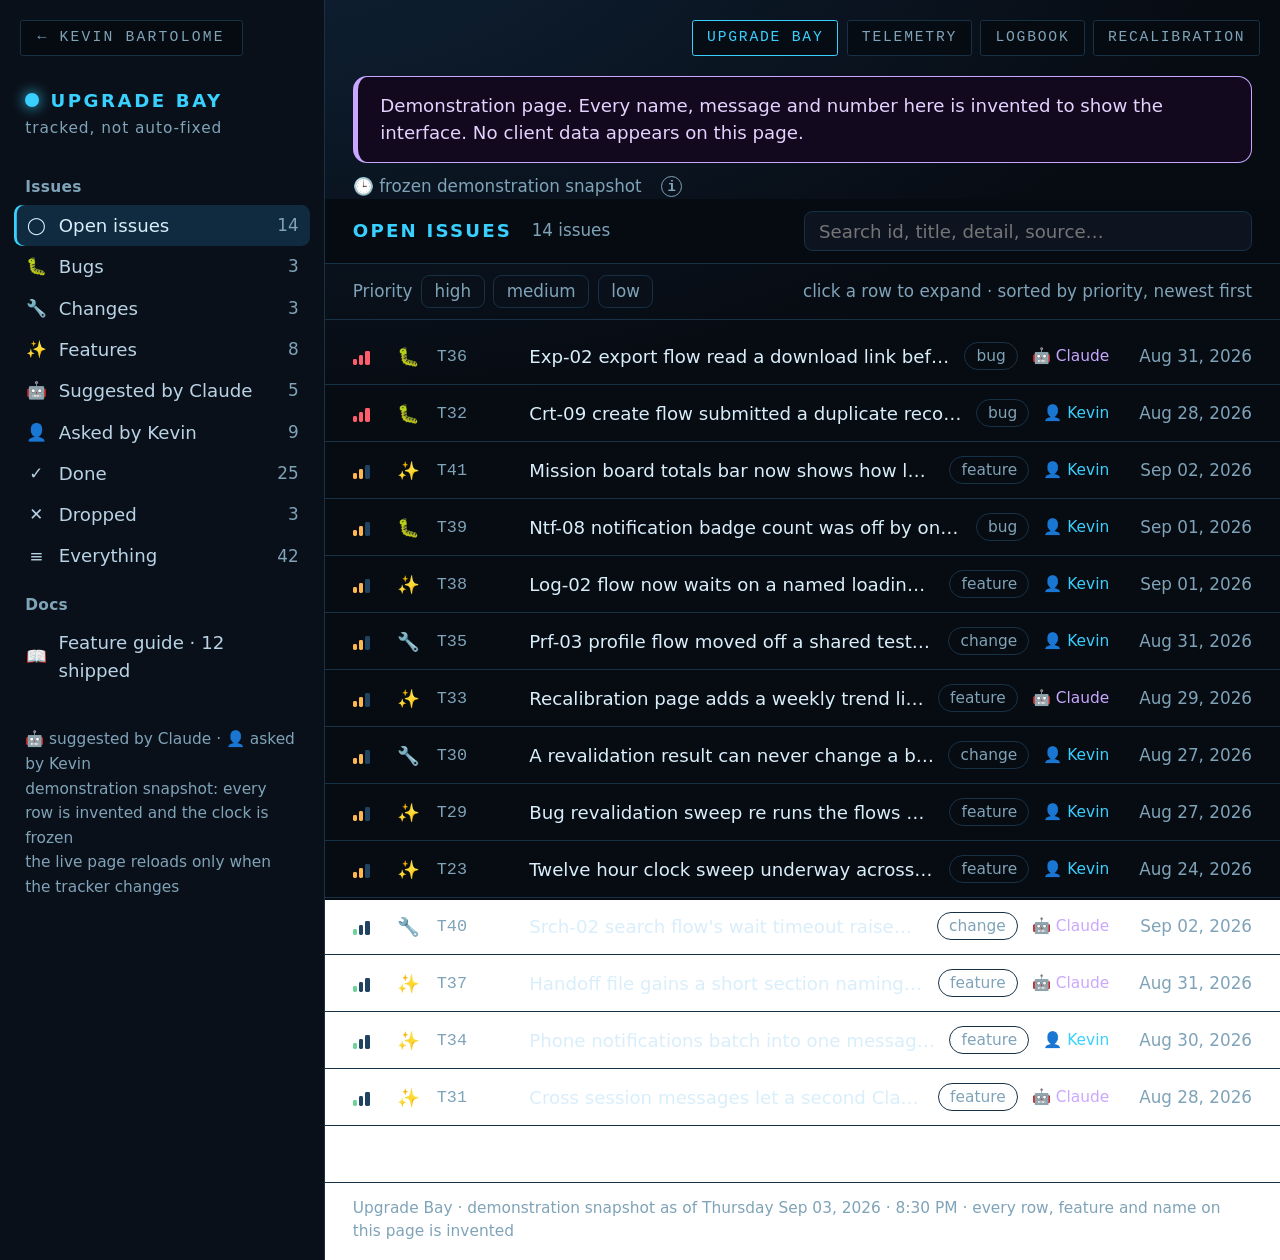
<file: upgrade-bay/index.html>
<!doctype html><html lang="en"><head><meta charset="utf-8"><meta name="viewport" content="width=device-width,initial-scale=1"><title>Upgrade Bay</title><style>
:root{--bg:#070b12;--bg2:#0a1019;--panel:#0d1420;--line:#173247;--line2:#1f4360;--fg:#d9eefb;--fg2:#b9d3e6;--dim:#7fa3b8;--accent:#39d0ff;--accent2:#7de3ff;--high:#ff5c6c;--med:#ffb84d;--low:#6fd39a;--purple:#c9a7ff;--cyan:#39d0ff}
*{box-sizing:border-box} [hidden]{display:none!important} html{scroll-behavior:smooth;zoom:1.4} body{margin:0;background:radial-gradient(1200px 600px at 20% -10%,#0f2236 0%,var(--bg) 60%) fixed;color:var(--fg);font:13px/1.5 "Segoe UI",Inter,system-ui,-apple-system,sans-serif;-webkit-font-smoothing:antialiased}
*::-webkit-scrollbar{width:10px;height:10px} *::-webkit-scrollbar-track{background:transparent} *::-webkit-scrollbar-thumb{background:var(--line2);border-radius:8px;border:2px solid var(--bg)} *::-webkit-scrollbar-thumb:hover{background:#3a3d44} *{scrollbar-color:var(--line2) transparent;scrollbar-width:thin}
.app{display:grid;grid-template-columns:232px 1fr;min-height:100vh}
aside{background:var(--bg2);border-right:1px solid var(--line);padding:14px 10px;position:sticky;top:0;height:100vh;overflow:auto}
.brand{display:flex;flex-direction:column;gap:2px;padding:6px 8px 14px} .brand .name{display:flex;align-items:center;gap:8px;color:var(--cyan);font-weight:600;font-size:13px;letter-spacing:.14em;text-transform:uppercase} .brand .dot{width:10px;height:10px;border-radius:50%;background:var(--cyan);box-shadow:0 0 10px var(--cyan)} .brand small{color:var(--dim);font-size:11px;letter-spacing:.06em}
.nav h5{margin:12px 8px 4px;font-size:11px;font-weight:600;color:var(--dim);letter-spacing:.02em;text-transform:none}
.view{display:flex;align-items:center;gap:8px;padding:5px 8px;border-radius:6px;color:var(--fg2);cursor:pointer;font-size:13px;user-select:none} .view:hover{background:#0f1c2b;color:var(--fg)} .view.on{background:#102a3f;color:var(--fg);box-shadow:inset 2px 0 0 var(--cyan)} .view .c{margin-left:auto;color:var(--dim);font-size:12px;font-variant-numeric:tabular-nums} .view .ic{width:16px;text-align:center;font-size:12px}
.side-foot{margin-top:18px;padding:8px;color:var(--dim);font-size:11px;line-height:1.6}
main{min-width:0}
.hdr{position:sticky;top:0;z-index:5;background:rgba(7,11,18,.92);backdrop-filter:blur(8px);border-bottom:1px solid var(--line);padding:0 20px;height:46px;display:flex;align-items:center;gap:14px}
.hdr h1{margin:0;font-size:13px;font-weight:600;color:var(--cyan);letter-spacing:.12em;text-transform:uppercase} .hdr .cnt{color:var(--dim);font-size:12px;font-variant-numeric:tabular-nums}
.hdr input{margin-left:auto;width:320px;max-width:40vw;background:var(--panel);border:1px solid var(--line);color:var(--fg);border-radius:6px;padding:6px 10px;font:13px Inter,"Segoe UI",system-ui} .hdr input:focus{outline:none;border-color:var(--accent)}
.filters[hidden]{display:none} .daygrp{margin:0 0 6px} .daygrp>summary.dayhdr{cursor:pointer;list-style:none;padding:6px 0} .daygrp>summary.dayhdr::before{content:"▾ ";color:var(--dim)} .daygrp:not([open])>summary.dayhdr::before{content:"▸ "} #dtoggle{margin-left:8px}
.filters{display:flex;gap:6px;align-items:center;padding:8px 20px;border-bottom:1px solid var(--line);flex-wrap:wrap}
.chip{border:1px solid var(--line);color:var(--dim);border-radius:6px;padding:2px 9px;font-size:12px;cursor:pointer;user-select:none;background:var(--bg2)} .chip:hover{color:var(--fg);border-color:var(--line2)} .chip.on{color:var(--fg);border-color:var(--accent);background:#0f2a3d} .chip.high.on{border-color:var(--high)} .chip.medium.on{border-color:var(--med)} .chip.low.on{border-color:var(--low)} .chip.claude.on{border-color:var(--purple)}
.sep{width:1px;height:16px;background:var(--line);margin:0 4px} .n{color:var(--dim);font-size:12px;margin-left:auto}
.list{padding:6px 0 40px}
.it{border-bottom:1px solid var(--line)} .it:hover{background:#0b1522} .it summary{display:grid;grid-template-columns:20px 20px 56px 1fr auto auto 92px;gap:10px;align-items:center;padding:0 20px;height:40px;cursor:pointer;list-style:none} .it summary::-webkit-details-marker{display:none}
.it.done,.it.dropped{opacity:.6}
.pr{display:inline-flex;gap:1.5px;align-items:flex-end;height:12px;width:14px} .pr i{display:block;width:3px;background:var(--line2);border-radius:1px} .pr i:nth-child(1){height:4px} .pr i:nth-child(2){height:7px} .pr i:nth-child(3){height:10px} .pr.high i{background:var(--high)} .pr.medium i:nth-child(-n+2){background:var(--med)} .pr.low i:nth-child(1){background:var(--low)}
.k{text-align:center;font-size:13px} .id{font:12px ui-monospace,Consolas,monospace;color:var(--dim);font-variant-numeric:tabular-nums} .t{font-weight:500;color:var(--fg);overflow:hidden;text-overflow:ellipsis;white-space:nowrap} .it[open] .t{white-space:normal}
.lab{font-size:11px;color:var(--dim);border:1px solid var(--line);border-radius:999px;padding:1px 8px;white-space:nowrap} .o{font-size:11px;color:var(--dim);white-space:nowrap} .o.claude{color:var(--purple)} .o.kevin{color:var(--cyan)} .d{font-size:12px;color:var(--dim);text-align:right;white-space:nowrap} .d em{color:var(--med);font-style:normal} .d b{color:var(--dim);font-weight:600}
.body{padding:2px 20px 14px 126px} .detail{margin:0 0 6px;color:var(--fg2);white-space:pre-wrap;max-width:90ch} .dim{color:var(--dim)} .meta{margin:0;font-size:12px;color:var(--dim)}
.empty{color:var(--dim);padding:24px 20px}
.guide{display:grid;grid-template-columns:260px 1fr;gap:0} @media(max-width:1000px){.guide{grid-template-columns:1fr}}
.tday{margin:0 0 4px} .tday>summary{cursor:pointer;display:flex;align-items:baseline;gap:8px;padding:6px 6px;color:var(--fg);font-size:12px;font-weight:600;border-radius:6px} .tday>summary:hover{background:var(--bg2)} .tday[open]>summary{color:var(--cyan)} .tdn{margin-left:auto;font-size:11px;color:var(--dim);font-weight:400;font-variant-numeric:tabular-nums} .tday a{padding-left:14px}
.dayhdr{margin:18px 0 8px;font-size:12px;color:var(--cyan);letter-spacing:.1em;text-transform:uppercase;display:flex;gap:10px;align-items:baseline} .dayhdr .tdn{margin-left:0}
.toc{position:sticky;top:46px;align-self:start;max-height:calc(100vh - 46px);overflow:auto;border-right:1px solid var(--line);padding:10px 8px} .toc a{display:flex;gap:8px;align-items:baseline;color:var(--fg2);text-decoration:none;font-size:12.5px;padding:5px 8px;border-radius:6px} .toc a:hover{background:#0f1c2b;color:var(--fg)} .tid{font:11px ui-monospace,Consolas,monospace;color:var(--dim);min-width:34px} .tdate{margin-left:auto;font-size:11px;color:var(--dim)}
.cards{padding:10px 20px 40px}
.feat{border:1px solid var(--line);border-radius:8px;margin:0 0 8px;background:var(--bg2)} .feat>summary{display:flex;flex-wrap:wrap;align-items:baseline;gap:6px 12px;padding:10px 14px;cursor:pointer;list-style:none} .feat>summary::-webkit-details-marker{display:none} .feat>summary:hover{background:#0f1c2b;border-radius:8px}
.fname{font-size:14px;font-weight:600;color:var(--cyan)} .tagline{color:var(--dim);flex:1;min-width:200px} .tag{border-radius:999px;padding:1px 8px;border:1px solid var(--line);font-size:11px;color:var(--dim)} .tag.who.claude{color:var(--purple)} .tag.who.kevin{color:var(--cyan)}
.feat .body{padding:0 14px 14px} .grid2{display:grid;grid-template-columns:repeat(auto-fit,minmax(260px,1fr));gap:10px;margin:0 0 12px} .box{border:1px solid var(--line);border-radius:8px;padding:10px 12px;background:var(--bg)} .box h4{margin:0 0 6px;font-size:11px;font-weight:600;color:var(--dim)} .box p{margin:0;font-size:13px;color:var(--fg2)} .box.bad{border-left:2px solid var(--high)} .box.good{border-left:2px solid var(--low)}
.hh{margin:0 0 6px;font-size:11px;font-weight:600;color:var(--dim)} .steps{margin:0 0 12px;padding-left:20px;color:var(--fg2)} .steps li{margin:0 0 4px} .keys{display:grid;grid-template-columns:auto 1fr;gap:6px 12px;align-items:center;margin:0 0 12px;font-size:12.5px} .kbd{font:600 11px ui-monospace,Consolas,monospace;background:var(--bg);border:1px solid var(--line2);color:var(--fg);border-radius:5px;padding:2px 8px;text-align:center;box-shadow:inset 0 -1px 0 var(--line2)} .kbdw{color:var(--dim)}
.under summary{font-size:12px;color:var(--dim);cursor:pointer} .under p{margin:8px 0 0;font-size:12.5px;color:var(--fg2)} .files{color:var(--dim)}
footer{color:var(--dim);font-size:11px;padding:10px 20px;border-top:1px solid var(--line)}

.demo-banner{margin:10px 20px 0;border:1px solid var(--purple);border-left:4px solid var(--purple);background:#12091f;color:#e2d3ff;border-radius:10px;padding:11px 16px;font-size:13px;line-height:1.5}
.demo-frozen{margin:8px 20px 0;color:var(--dim);font-size:12px;display:flex;gap:8px;align-items:center}
main{padding-top:44px} .hdr{top:44px} .toc{top:90px} aside .brand{padding-top:48px}
.info{display:inline-flex;align-items:center;justify-content:center;width:15px;height:15px;border-radius:50%;border:1px solid var(--dim);color:var(--dim);font:600 10px/1 ui-monospace,Consolas,monospace;text-transform:none;letter-spacing:0;cursor:help;position:relative;vertical-align:middle;outline:none;margin-left:6px}
.info:hover,.info:focus{color:var(--cyan);border-color:var(--cyan)}
.info::after{content:attr(data-tip);position:absolute;left:50%;top:calc(100% + 8px);transform:translateX(-50%);width:max-content;max-width:300px;background:#0f1b2a;color:var(--fg);border:1px solid var(--cyan);border-radius:8px;padding:8px 11px;font:400 12.5px/1.45 "Segoe UI",system-ui,sans-serif;text-transform:none;letter-spacing:0;white-space:normal;text-align:left;box-shadow:0 8px 24px rgba(0,0,0,.45);opacity:0;pointer-events:none;transition:opacity .12s;z-index:20}
.info:hover::after,.info:focus::after{opacity:1}
</style><style>.sw{position:fixed;top:0;right:0;z-index:99;margin:14px;display:flex;gap:6px;flex-wrap:wrap;justify-content:flex-end}.sw a{font:500 10.5px/1 ui-monospace,Consolas,monospace;letter-spacing:.12em;text-transform:uppercase;color:#7fa3b8;background:rgba(7,11,18,.82);border:1px solid #173247;border-radius:2px;padding:7px 10px;text-decoration:none;backdrop-filter:blur(6px)}.sw a:hover{color:#d9eefb;border-color:#39d0ff}.sw a.cur{color:#39d0ff;border-color:#39d0ff}@media (max-width:760px){.sw{position:static;margin:10px 24px 0;justify-content:flex-start}}</style></head><body>
<a href="/" style="position:fixed;top:0;left:0;z-index:99;margin:14px;padding:7px 12px;font:500 10.5px/1 ui-monospace,Consolas,monospace;letter-spacing:.15em;text-transform:uppercase;color:#7fa3b8;background:rgba(7,11,18,.82);border:1px solid #173247;border-radius:2px;text-decoration:none;backdrop-filter:blur(6px)">&larr; Kevin Bartolome</a>
<nav class="sw" aria-label="The record it writes"><a href="/upgrade-bay" class="cur">Upgrade Bay</a><a href="/telemetry">Telemetry</a><a href="/logbook">Logbook</a><a href="/recalibration">Recalibration</a></nav><div class="app"><aside><div class="brand"><span class="name"><span class="dot"></span>Upgrade Bay</span><small>tracked, not auto-fixed</small></div><nav class="nav"><h5>Issues</h5><div class="view" data-view="open"><span class="ic">◯</span>Open issues<span class="c">14</span></div><div class="view" data-view="bug"><span class="ic">🐛</span>Bugs<span class="c">3</span></div><div class="view" data-view="change"><span class="ic">🔧</span>Changes<span class="c">3</span></div><div class="view" data-view="feature"><span class="ic">✨</span>Features<span class="c">8</span></div><div class="view" data-view="claude"><span class="ic">🤖</span>Suggested by Claude<span class="c">5</span></div><div class="view" data-view="kevin"><span class="ic">👤</span>Asked by Kevin<span class="c">9</span></div><div class="view" data-view="done"><span class="ic">✓</span>Done<span class="c">25</span></div><div class="view" data-view="dropped"><span class="ic">✕</span>Dropped<span class="c">3</span></div><div class="view" data-view="all"><span class="ic">≡</span>Everything<span class="c">42</span></div><h5>Docs</h5><div class="view" id="view-guide"><span class="ic">📖</span>Feature guide · 12 shipped</div></nav><div class="side-foot">🤖 suggested by Claude · 👤 asked by Kevin<br>demonstration snapshot: every row is invented and the clock is frozen<br>the live page reloads only when the tracker changes</div></aside><main><div class="demo-banner">Demonstration page. Every name, message and number here is invented to show the interface. No client data appears on this page.</div><div class="demo-frozen">🕒 frozen demonstration snapshot<span class="info" tabindex="0" data-tip="This demonstration is one fixed moment, so the ages and times never drift. The live page regenerates whenever a tracker row changes and reloads itself." aria-label="This demonstration is one fixed moment, so the ages and times never drift. The live page regenerates whenever a tracker row changes and reloads itself.">i</span></div><div class="hdr" id="hdr-tracker"><h1 id="vname">Open issues</h1><span class="cnt" id="vcnt"></span><input id="q" placeholder="Search id, title, detail, source…"></div><div class="hdr" id="hdr-guide" hidden><h1>Feature guide</h1><span class="cnt" id="gcnt">12 shipped, 12 features · 0 bug fixes · 0 changes · 1 today</span><button class="chip" id="dtoggle" type="button">collapse days</button><input id="qg" placeholder="Search the feature guide…"></div><div class="pane" id="pane-tracker"><div class="filters" id="filters"><span class="n" style="margin-left:0">Priority</span><span class="chip high" data-prio="high">high</span><span class="chip medium" data-prio="medium">medium</span><span class="chip low" data-prio="low">low</span><span class="n">click a row to expand · sorted by priority, newest first</span></div><div class="list" id="list"><details class="it high open" data-kind="bug" data-prio="high" data-status="open" data-origin="claude" data-hay="t36 exp-02 export flow read a download link before the file had finished generating on the server the flow grabbed the link element as soon as it appeared in the page, but the actual file behind it was still being written for a few more seconds. needs a wait on the file&#x27;s ready state, not just the link&#x27;s presence. claude: retro 2026-08-31" id="T36"><summary><span class="pr high" title="high"><i></i><i></i><i></i></span><span class="k" title="bug">🐛</span><span class="id">T36</span><span class="t">Exp-02 export flow read a download link before the file had finished generating on the server</span><span class="lab">bug</span><span class="o claude">🤖 Claude</span><span class="d">Aug 31, 2026</span></summary><div class="body"><p class="detail">The flow grabbed the link element as soon as it appeared in the page, but the actual file behind it was still being written for a few more seconds. Needs a wait on the file&#x27;s ready state, not just the link&#x27;s presence.</p><p class="meta">added Aug 31, 2026 · updated Aug 31, 2026 · source: claude: retro 2026-08-31</p></div></details><details class="it high open" data-kind="bug" data-prio="high" data-status="open" data-origin="kevin" data-hay="t32 crt-09 create flow submitted a duplicate record when a slow network made the button seem unresponsive the automated flow could click submit twice while waiting on a slow response, creating two records. working on disabling the button the instant the first click registers rather than after the response returns. kevin: chat 2026-08-28" id="T32"><summary><span class="pr high" title="high"><i></i><i></i><i></i></span><span class="k" title="bug">🐛</span><span class="id">T32</span><span class="t">Crt-09 create flow submitted a duplicate record when a slow network made the button seem unresponsive</span><span class="lab">bug</span><span class="o kevin">👤 Kevin</span><span class="d">Aug 28, 2026</span></summary><div class="body"><p class="detail">The automated flow could click submit twice while waiting on a slow response, creating two records. Working on disabling the button the instant the first click registers rather than after the response returns.</p><p class="meta">added Aug 28, 2026 · updated Aug 28, 2026 · source: kevin: chat 2026-08-28</p></div></details><details class="it medium open" data-kind="feature" data-prio="medium" data-status="open" data-origin="kevin" data-hay="t41 mission board totals bar now shows how long each open batch of tests has been running kevin could see individual flow states but not how long a whole batch had been open overall. a totals line now shows elapsed time per open batch alongside the counts. kevin: chat 2026-09-02" id="T41"><summary><span class="pr medium" title="medium"><i></i><i></i><i></i></span><span class="k" title="feature">✨</span><span class="id">T41</span><span class="t">Mission board totals bar now shows how long each open batch of tests has been running</span><span class="lab">feature</span><span class="o kevin">👤 Kevin</span><span class="d">Sep 02, 2026</span></summary><div class="body"><p class="detail">Kevin could see individual flow states but not how long a whole batch had been open overall. A totals line now shows elapsed time per open batch alongside the counts.</p><p class="meta">added Sep 02, 2026 · updated Sep 02, 2026 · source: kevin: chat 2026-09-02</p></div></details><details class="it medium open" data-kind="bug" data-prio="medium" data-status="open" data-origin="kevin" data-hay="t39 ntf-08 notification badge count was off by one after dismissing an item from a filtered list dismissing a notification while a filter was active updated the badge against the full unfiltered count instead of the visible one. needs the badge to recount from whatever list is currently on screen. kevin: chat 2026-09-01" id="T39"><summary><span class="pr medium" title="medium"><i></i><i></i><i></i></span><span class="k" title="bug">🐛</span><span class="id">T39</span><span class="t">Ntf-08 notification badge count was off by one after dismissing an item from a filtered list</span><span class="lab">bug</span><span class="o kevin">👤 Kevin</span><span class="d">Sep 01, 2026</span></summary><div class="body"><p class="detail">Dismissing a notification while a filter was active updated the badge against the full unfiltered count instead of the visible one. Needs the badge to recount from whatever list is currently on screen.</p><p class="meta">added Sep 01, 2026 · updated Sep 01, 2026 · source: kevin: chat 2026-09-01</p></div></details><details class="it medium open" data-kind="feature" data-prio="medium" data-status="open" data-origin="kevin" data-hay="t38 log-02 flow now waits on a named loading indicator instead of a fixed pause before reading rows a fixed pause worked most of the time but was too short under heavier load and too long otherwise. waiting for the indicator to disappear removes the guesswork in both directions. kevin: chat 2026-09-01" id="T38"><summary><span class="pr medium" title="medium"><i></i><i></i><i></i></span><span class="k" title="feature">✨</span><span class="id">T38</span><span class="t">Log-02 flow now waits on a named loading indicator instead of a fixed pause before reading rows</span><span class="lab">feature</span><span class="o kevin">👤 Kevin</span><span class="d">Sep 01, 2026</span></summary><div class="body"><p class="detail">A fixed pause worked most of the time but was too short under heavier load and too long otherwise. Waiting for the indicator to disappear removes the guesswork in both directions.</p><p class="meta">added Sep 01, 2026 · updated Sep 01, 2026 · source: kevin: chat 2026-09-01</p></div></details><details class="it medium open" data-kind="change" data-prio="medium" data-status="open" data-origin="kevin" data-hay="t35 prf-03 profile flow moved off a shared test account onto its own reserved account prf-03 and two unrelated flows kept colliding on the same profile fields when run at the same time. giving it a dedicated account removes the collision without touching the other flows. kevin: chat 2026-08-31" id="T35"><summary><span class="pr medium" title="medium"><i></i><i></i><i></i></span><span class="k" title="change">🔧</span><span class="id">T35</span><span class="t">Prf-03 profile flow moved off a shared test account onto its own reserved account</span><span class="lab">change</span><span class="o kevin">👤 Kevin</span><span class="d">Aug 31, 2026</span></summary><div class="body"><p class="detail">Prf-03 and two unrelated flows kept colliding on the same profile fields when run at the same time. Giving it a dedicated account removes the collision without touching the other flows.</p><p class="meta">added Aug 31, 2026 · updated Aug 31, 2026 · source: kevin: chat 2026-08-31</p></div></details><details class="it medium open" data-kind="feature" data-prio="medium" data-status="open" data-origin="claude" data-hay="t33 recalibration page adds a weekly trend line instead of just a single running accuracy number a flat percentage hid whether calls were getting better or worse over time. a small trend line beside it shows the last several weeks so a slide can be caught early. claude: retro 2026-08-29" id="T33"><summary><span class="pr medium" title="medium"><i></i><i></i><i></i></span><span class="k" title="feature">✨</span><span class="id">T33</span><span class="t">Recalibration page adds a weekly trend line instead of just a single running accuracy number</span><span class="lab">feature</span><span class="o claude">🤖 Claude</span><span class="d">Aug 29, 2026</span></summary><div class="body"><p class="detail">A flat percentage hid whether calls were getting better or worse over time. A small trend line beside it shows the last several weeks so a slide can be caught early.</p><p class="meta">added Aug 29, 2026 · updated Aug 29, 2026 · source: claude: retro 2026-08-29</p></div></details><details class="it medium open" data-kind="change" data-prio="medium" data-status="open" data-origin="kevin" data-hay="t30 a revalidation result can never change a bug&#x27;s platform status without kevin pressing a key first kevin: &quot;a bug&#x27;s status should not change without my approval.&quot; any status difference between our record and the platform is flagged in a loud color until he acknowledges it himself. kevin: chat 2026-08-27" id="T30"><summary><span class="pr medium" title="medium"><i></i><i></i><i></i></span><span class="k" title="change">🔧</span><span class="id">T30</span><span class="t">A revalidation result can never change a bug&#x27;s platform status without Kevin pressing a key first</span><span class="lab">change</span><span class="o kevin">👤 Kevin</span><span class="d">Aug 27, 2026</span></summary><div class="body"><p class="detail">Kevin: &quot;a bug&#x27;s status should not change without my approval.&quot; Any status difference between our record and the platform is flagged in a loud color until he acknowledges it himself.</p><p class="meta">added Aug 27, 2026 · updated Aug 27, 2026 · source: kevin: chat 2026-08-27</p></div></details><details class="it medium open" data-kind="feature" data-prio="medium" data-status="open" data-origin="kevin" data-hay="t29 bug revalidation sweep re runs the flows attached to an open report and writes an evidence pack kevin can trigger a check on demand to see whether a filed bug still reproduces without re reading old traces by hand. each result stays visible until he marks it seen, never disappearing on its own. kevin: chat 2026-08-27" id="T29"><summary><span class="pr medium" title="medium"><i></i><i></i><i></i></span><span class="k" title="feature">✨</span><span class="id">T29</span><span class="t">Bug revalidation sweep re runs the flows attached to an open report and writes an evidence pack</span><span class="lab">feature</span><span class="o kevin">👤 Kevin</span><span class="d">Aug 27, 2026</span></summary><div class="body"><p class="detail">Kevin can trigger a check on demand to see whether a filed bug still reproduces without re reading old traces by hand. Each result stays visible until he marks it seen, never disappearing on its own.</p><p class="meta">added Aug 27, 2026 · updated Aug 27, 2026 · source: kevin: chat 2026-08-27</p></div></details><details class="it medium open" data-kind="feature" data-prio="medium" data-status="open" data-origin="kevin" data-hay="t23 twelve hour clock sweep underway across every page that still shows a raw military time kevin: &quot;anywhere we have military time, change it, for anything time related moving forward.&quot; working through each page, report, and log line he actually reads one surface at a time, leaving only internal debug logs untouched. kevin: chat 2026-08-24" id="T23"><summary><span class="pr medium" title="medium"><i></i><i></i><i></i></span><span class="k" title="feature">✨</span><span class="id">T23</span><span class="t">Twelve hour clock sweep underway across every page that still shows a raw military time</span><span class="lab">feature</span><span class="o kevin">👤 Kevin</span><span class="d">Aug 24, 2026</span></summary><div class="body"><p class="detail">Kevin: &quot;anywhere we have military time, change it, for anything time related moving forward.&quot; Working through each page, report, and log line he actually reads one surface at a time, leaving only internal debug logs untouched.</p><p class="meta">added Aug 24, 2026 · updated Aug 24, 2026 · source: kevin: chat 2026-08-24</p></div></details><details class="it low open" data-kind="change" data-prio="low" data-status="open" data-origin="claude" data-hay="t40 srch-02 search flow&#x27;s wait timeout raised slightly after two flaky failures under normal load two failures in a row on an otherwise stable flow pointed at a timeout set a little too tight rather than a real defect. raised it modestly and will watch the next several runs before touching anything else. claude: retro 2026-09-02" id="T40"><summary><span class="pr low" title="low"><i></i><i></i><i></i></span><span class="k" title="change">🔧</span><span class="id">T40</span><span class="t">Srch-02 search flow&#x27;s wait timeout raised slightly after two flaky failures under normal load</span><span class="lab">change</span><span class="o claude">🤖 Claude</span><span class="d">Sep 02, 2026</span></summary><div class="body"><p class="detail">Two failures in a row on an otherwise stable flow pointed at a timeout set a little too tight rather than a real defect. Raised it modestly and will watch the next several runs before touching anything else.</p><p class="meta">added Sep 02, 2026 · updated Sep 02, 2026 · source: claude: retro 2026-09-02</p></div></details><details class="it low open" data-kind="feature" data-prio="low" data-status="open" data-origin="claude" data-hay="t37 handoff file gains a short section naming exactly what to pick up first in the next session a session ending with nothing written left the next one hunting for context. even an empty handoff now says plainly that there is nothing pending, so no time is spent searching for work that isn&#x27;t there. claude: self 2026-08-31" id="T37"><summary><span class="pr low" title="low"><i></i><i></i><i></i></span><span class="k" title="feature">✨</span><span class="id">T37</span><span class="t">Handoff file gains a short section naming exactly what to pick up first in the next session</span><span class="lab">feature</span><span class="o claude">🤖 Claude</span><span class="d">Aug 31, 2026</span></summary><div class="body"><p class="detail">A session ending with nothing written left the next one hunting for context. Even an empty handoff now says plainly that there is nothing pending, so no time is spent searching for work that isn&#x27;t there.</p><p class="meta">added Aug 31, 2026 · updated Aug 31, 2026 · source: claude: self 2026-08-31</p></div></details><details class="it low open" data-kind="feature" data-prio="low" data-status="open" data-origin="kevin" data-hay="t34 phone notifications batch into one message when several events land within a short window kevin: &quot;my phone buzzed six times in two minutes for the same batch of runs finishing.&quot; events within a short window are now folded into a single summary push instead of one per event. kevin: phone 2026-08-30" id="T34"><summary><span class="pr low" title="low"><i></i><i></i><i></i></span><span class="k" title="feature">✨</span><span class="id">T34</span><span class="t">Phone notifications batch into one message when several events land within a short window</span><span class="lab">feature</span><span class="o kevin">👤 Kevin</span><span class="d">Aug 30, 2026</span></summary><div class="body"><p class="detail">Kevin: &quot;my phone buzzed six times in two minutes for the same batch of runs finishing.&quot; Events within a short window are now folded into a single summary push instead of one per event.</p><p class="meta">added Aug 30, 2026 · updated Aug 30, 2026 · source: kevin: phone 2026-08-30</p></div></details><details class="it low open" data-kind="feature" data-prio="low" data-status="open" data-origin="claude" data-hay="t31 cross session messages let a second claude session flag a shared file edit to the first two sessions editing the same shared component risked stepping on each other&#x27;s changes without knowing it. a short message now passes between sessions naming the file and the section touched. claude: self 2026-08-28" id="T31"><summary><span class="pr low" title="low"><i></i><i></i><i></i></span><span class="k" title="feature">✨</span><span class="id">T31</span><span class="t">Cross session messages let a second Claude session flag a shared file edit to the first</span><span class="lab">feature</span><span class="o claude">🤖 Claude</span><span class="d">Aug 28, 2026</span></summary><div class="body"><p class="detail">Two sessions editing the same shared component risked stepping on each other&#x27;s changes without knowing it. A short message now passes between sessions naming the file and the section touched.</p><p class="meta">added Aug 28, 2026 · updated Aug 28, 2026 · source: claude: self 2026-08-28</p></div></details><details class="it high done" data-kind="feature" data-prio="high" data-status="done" data-origin="kevin" data-hay="t42 chk-04 checkout flow bug traced to a genuine product change, filed instead of silently patched chk-04 failed against the same confirmation screen wording described in the test steps, which pointed at an actual product change rather than a broken selector. filed as a question for kevin, who confirmed it was intentional, and the test was updated to match. kevin: chat 2026-09-03" id="T42"><summary><span class="pr high" title="high"><i></i><i></i><i></i></span><span class="k" title="feature">✨</span><span class="id">T42</span><span class="t">Chk-04 checkout flow bug traced to a genuine product change, filed instead of silently patched</span><span class="lab">feature</span><span class="o kevin">👤 Kevin</span><span class="d">Sep 03, 2026 · <b>done</b></span></summary><div class="body"><p class="detail">Chk-04 failed against the same confirmation screen wording described in the test steps, which pointed at an actual product change rather than a broken selector. Filed as a question for Kevin, who confirmed it was intentional, and the test was updated to match.</p><p class="meta">added Sep 03, 2026 · updated Sep 03, 2026 · source: kevin: chat 2026-09-03</p></div></details><details class="it high done" data-kind="bug" data-prio="high" data-status="done" data-origin="kevin" data-hay="t27 set-01 saved a settings form even when a required field was left blank because of a race the save button&#x27;s enabled check ran before the field&#x27;s own validation had finished, so an empty required field could slip through. the save check now waits on the field&#x27;s validation state directly. kevin: chat 2026-08-26" id="T27"><summary><span class="pr high" title="high"><i></i><i></i><i></i></span><span class="k" title="bug">🐛</span><span class="id">T27</span><span class="t">Set-01 saved a settings form even when a required field was left blank because of a race</span><span class="lab">bug</span><span class="o kevin">👤 Kevin</span><span class="d">Aug 26, 2026 · <b>done</b></span></summary><div class="body"><p class="detail">The save button&#x27;s enabled check ran before the field&#x27;s own validation had finished, so an empty required field could slip through. The save check now waits on the field&#x27;s validation state directly.</p><p class="meta">added Aug 26, 2026 · updated Aug 27, 2026 · source: kevin: chat 2026-08-26</p></div></details><details class="it low done" data-kind="change" data-prio="low" data-status="done" data-origin="kevin" data-hay="t28 panel row counts capped at four lines everywhere with an expand key for the rest kevin: &quot;can we unify the amount of lines shown across panels since we can expand them anytime anyway.&quot; every list panel now shows four rows and a small more count instead of growing without limit. kevin: chat 2026-08-26" id="T28"><summary><span class="pr low" title="low"><i></i><i></i><i></i></span><span class="k" title="change">🔧</span><span class="id">T28</span><span class="t">Panel row counts capped at four lines everywhere with an expand key for the rest</span><span class="lab">change</span><span class="o kevin">👤 Kevin</span><span class="d">Aug 26, 2026 · <b>done</b></span></summary><div class="body"><p class="detail">Kevin: &quot;can we unify the amount of lines shown across panels since we can expand them anytime anyway.&quot; Every list panel now shows four rows and a small more count instead of growing without limit.</p><p class="meta">added Aug 26, 2026 · updated Aug 26, 2026 · source: kevin: chat 2026-08-26</p></div></details><details class="it medium done" data-kind="feature" data-prio="medium" data-status="done" data-origin="claude" data-hay="t26 telemetry inbox groups claude&#x27;s plain language notes by request so a session reads like a log kevin reads what claude did later, out of context, so a wall of separate lines was hard to follow. notes are now grouped by the request or batch that produced them, with a short status pill on each group. claude: self 2026-08-26" id="T26"><summary><span class="pr medium" title="medium"><i></i><i></i><i></i></span><span class="k" title="feature">✨</span><span class="id">T26</span><span class="t">Telemetry inbox groups Claude&#x27;s plain language notes by request so a session reads like a log</span><span class="lab">feature</span><span class="o claude">🤖 Claude</span><span class="d">Aug 26, 2026 · <b>done</b></span></summary><div class="body"><p class="detail">Kevin reads what Claude did later, out of context, so a wall of separate lines was hard to follow. Notes are now grouped by the request or batch that produced them, with a short status pill on each group.</p><p class="meta">added Aug 26, 2026 · updated Aug 26, 2026 · source: claude: self 2026-08-26</p></div></details><details class="it medium done" data-kind="bug" data-prio="medium" data-status="done" data-origin="kevin" data-hay="t24 adm-03 role toggle flow read a stale permissions list cached from an earlier admin session the flow reused a permissions snapshot fetched before a role change, so a newly granted permission never showed as available. refetching the list right before the check fixed it. kevin: chat 2026-08-25" id="T24"><summary><span class="pr medium" title="medium"><i></i><i></i><i></i></span><span class="k" title="bug">🐛</span><span class="id">T24</span><span class="t">Adm-03 role toggle flow read a stale permissions list cached from an earlier admin session</span><span class="lab">bug</span><span class="o kevin">👤 Kevin</span><span class="d">Aug 25, 2026 · <b>done</b></span></summary><div class="body"><p class="detail">The flow reused a permissions snapshot fetched before a role change, so a newly granted permission never showed as available. Refetching the list right before the check fixed it.</p><p class="meta">added Aug 25, 2026 · updated Aug 25, 2026 · source: kevin: chat 2026-08-25</p></div></details><details class="it low done" data-kind="feature" data-prio="low" data-status="done" data-origin="kevin" data-hay="t22 info tips added next to every status glyph on the board so a symbol never needs asking about kevin asked what a small triangle icon meant on the board even though he had asked about a similar icon a week earlier. every glyph now carries a one line tip explaining itself right where it appears. kevin: chat 2026-08-24" id="T22"><summary><span class="pr low" title="low"><i></i><i></i><i></i></span><span class="k" title="feature">✨</span><span class="id">T22</span><span class="t">Info tips added next to every status glyph on the board so a symbol never needs asking about</span><span class="lab">feature</span><span class="o kevin">👤 Kevin</span><span class="d">Aug 24, 2026 · <b>done</b></span></summary><div class="body"><p class="detail">Kevin asked what a small triangle icon meant on the board even though he had asked about a similar icon a week earlier. Every glyph now carries a one line tip explaining itself right where it appears.</p><p class="meta">added Aug 24, 2026 · updated Aug 25, 2026 · source: kevin: chat 2026-08-24</p></div></details><details class="it high done" data-kind="bug" data-prio="high" data-status="done" data-origin="claude" data-hay="t21 rpt-12 export button stayed disabled after a filter was cleared even though data had reloaded the disabled state was tied to the filter&#x27;s previous value instead of the current row count, so clearing a filter left the button stuck. the check now reads the live row count on every filter change. claude: retro 2026-08-24" id="T21"><summary><span class="pr high" title="high"><i></i><i></i><i></i></span><span class="k" title="bug">🐛</span><span class="id">T21</span><span class="t">Rpt-12 export button stayed disabled after a filter was cleared even though data had reloaded</span><span class="lab">bug</span><span class="o claude">🤖 Claude</span><span class="d">Aug 24, 2026 · <b>done</b></span></summary><div class="body"><p class="detail">The disabled state was tied to the filter&#x27;s previous value instead of the current row count, so clearing a filter left the button stuck. The check now reads the live row count on every filter change.</p><p class="meta">added Aug 24, 2026 · updated Aug 24, 2026 · source: claude: retro 2026-08-24</p></div></details><details class="it medium done" data-kind="feature" data-prio="medium" data-status="done" data-origin="kevin" data-hay="t20 watcher tabs all open together at session start instead of one at a time as they&#x27;re needed kevin: &quot;where are the watcher tabs&quot; after a session skipped opening them. a single script now opens the board, the queue list, and the log view together the moment a session begins. kevin: phone 2026-08-23" id="T20"><summary><span class="pr medium" title="medium"><i></i><i></i><i></i></span><span class="k" title="feature">✨</span><span class="id">T20</span><span class="t">Watcher tabs all open together at session start instead of one at a time as they&#x27;re needed</span><span class="lab">feature</span><span class="o kevin">👤 Kevin</span><span class="d">Aug 23, 2026 · <b>done</b></span></summary><div class="body"><p class="detail">Kevin: &quot;where are the watcher tabs&quot; after a session skipped opening them. A single script now opens the board, the queue list, and the log view together the moment a session begins.</p><p class="meta">added Aug 23, 2026 · updated Aug 23, 2026 · source: kevin: phone 2026-08-23</p></div></details><details class="it low done" data-kind="feature" data-prio="low" data-status="done" data-origin="kevin" data-hay="t16 hotkey help screen is checked against the actual key handlers so a retired key can&#x27;t linger a key that still appeared in the help text after being removed from the code confused kevin into pressing something that did nothing. a coverage check now fails if help and handlers disagree either way. kevin: chat 2026-08-20" id="T16"><summary><span class="pr low" title="low"><i></i><i></i><i></i></span><span class="k" title="feature">✨</span><span class="id">T16</span><span class="t">Hotkey help screen is checked against the actual key handlers so a retired key can&#x27;t linger</span><span class="lab">feature</span><span class="o kevin">👤 Kevin</span><span class="d">Aug 20, 2026 · <b>done</b></span></summary><div class="body"><p class="detail">A key that still appeared in the help text after being removed from the code confused Kevin into pressing something that did nothing. A coverage check now fails if help and handlers disagree either way.</p><p class="meta">added Aug 20, 2026 · updated Aug 23, 2026 · source: kevin: chat 2026-08-20</p></div></details><details class="it high done" data-kind="bug" data-prio="high" data-status="done" data-origin="kevin" data-hay="t17 onb-05 timed out waiting for a welcome panel that had already been dismissed by a prior step the flow waited for a panel to appear even on a run where an account already had onboarding marked complete, so the wait ran to its full timeout every time. added a check for the already completed state first. kevin: chat 2026-08-21" id="T17"><summary><span class="pr high" title="high"><i></i><i></i><i></i></span><span class="k" title="bug">🐛</span><span class="id">T17</span><span class="t">Onb-05 timed out waiting for a welcome panel that had already been dismissed by a prior step</span><span class="lab">bug</span><span class="o kevin">👤 Kevin</span><span class="d">Aug 21, 2026 · <b>done</b></span></summary><div class="body"><p class="detail">The flow waited for a panel to appear even on a run where an account already had onboarding marked complete, so the wait ran to its full timeout every time. Added a check for the already completed state first.</p><p class="meta">added Aug 21, 2026 · updated Aug 22, 2026 · source: kevin: chat 2026-08-21</p></div></details><details class="it medium done" data-kind="feature" data-prio="medium" data-status="done" data-origin="kevin" data-hay="t18 demo pages for the portfolio render sample data through the same styling as the real watcher pages kevin wanted a way to show the tracker and board layouts without exposing anything client specific. the demo pages read from a separate sample data file but reuse the exact same page rendering code. kevin: chat 2026-08-21" id="T18"><summary><span class="pr medium" title="medium"><i></i><i></i><i></i></span><span class="k" title="feature">✨</span><span class="id">T18</span><span class="t">Demo pages for the portfolio render sample data through the same styling as the real watcher pages</span><span class="lab">feature</span><span class="o kevin">👤 Kevin</span><span class="d">Aug 21, 2026 · <b>done</b></span></summary><div class="body"><p class="detail">Kevin wanted a way to show the tracker and board layouts without exposing anything client specific. The demo pages read from a separate sample data file but reuse the exact same page rendering code.</p><p class="meta">added Aug 21, 2026 · updated Aug 21, 2026 · source: kevin: chat 2026-08-21</p></div></details><details class="it medium done" data-kind="feature" data-prio="medium" data-status="done" data-origin="claude" data-hay="t11 logbook calendar view groups completed runs by day so a week of work is visible at a glance before this, finding what ran on a given day meant scrolling a flat log. the calendar view lists each day as its own row with a count and a short list of what passed or failed. claude: self 2026-08-18" id="T11"><summary><span class="pr medium" title="medium"><i></i><i></i><i></i></span><span class="k" title="feature">✨</span><span class="id">T11</span><span class="t">Logbook calendar view groups completed runs by day so a week of work is visible at a glance</span><span class="lab">feature</span><span class="o claude">🤖 Claude</span><span class="d">Aug 18, 2026 · <b>done</b></span></summary><div class="body"><p class="detail">Before this, finding what ran on a given day meant scrolling a flat log. The calendar view lists each day as its own row with a count and a short list of what passed or failed.</p><p class="meta">added Aug 18, 2026 · updated Aug 20, 2026 · source: claude: self 2026-08-18</p></div></details><details class="it medium done" data-kind="bug" data-prio="medium" data-status="done" data-origin="claude" data-hay="t13 recalibration page showed a bug call as correct even after the report was proven wrong a call logged when it was made never had its outcome filled in once the real answer was known, so the accuracy line stayed misleading. outcomes are now backfilled the same day a verdict comes back. claude: self 2026-08-19" id="T13"><summary><span class="pr medium" title="medium"><i></i><i></i><i></i></span><span class="k" title="bug">🐛</span><span class="id">T13</span><span class="t">Recalibration page showed a bug call as correct even after the report was proven wrong</span><span class="lab">bug</span><span class="o claude">🤖 Claude</span><span class="d">Aug 19, 2026 · <b>done</b></span></summary><div class="body"><p class="detail">A call logged when it was made never had its outcome filled in once the real answer was known, so the accuracy line stayed misleading. Outcomes are now backfilled the same day a verdict comes back.</p><p class="meta">added Aug 19, 2026 · updated Aug 20, 2026 · source: claude: self 2026-08-19</p></div></details><details class="it medium done" data-kind="feature" data-prio="medium" data-status="done" data-origin="kevin" data-hay="t15 handoff file is rewritten at session close instead of appended, so old state stops leaking in kevin: &quot;old info that is no longer relevant being fed into the new context is wasted tokens.&quot; the file now holds only current state, generated fresh each close from what is actually on disk. kevin: chat 2026-08-20" id="T15"><summary><span class="pr medium" title="medium"><i></i><i></i><i></i></span><span class="k" title="feature">✨</span><span class="id">T15</span><span class="t">Handoff file is rewritten at session close instead of appended, so old state stops leaking in</span><span class="lab">feature</span><span class="o kevin">👤 Kevin</span><span class="d">Aug 20, 2026 · <b>done</b></span></summary><div class="body"><p class="detail">Kevin: &quot;old info that is no longer relevant being fed into the new context is wasted tokens.&quot; The file now holds only current state, generated fresh each close from what is actually on disk.</p><p class="meta">added Aug 20, 2026 · updated Aug 20, 2026 · source: kevin: chat 2026-08-20</p></div></details><details class="it low done" data-kind="change" data-prio="low" data-status="done" data-origin="claude" data-hay="t14 storage retention now trims old trace files after two weeks instead of keeping everything forever trace and log files from finished runs were piling up with nothing removing them. a retention pass now deletes anything older than the window and keeps a short summary line instead. claude: self 2026-08-19" id="T14"><summary><span class="pr low" title="low"><i></i><i></i><i></i></span><span class="k" title="change">🔧</span><span class="id">T14</span><span class="t">Storage retention now trims old trace files after two weeks instead of keeping everything forever</span><span class="lab">change</span><span class="o claude">🤖 Claude</span><span class="d">Aug 19, 2026 · <b>done</b></span></summary><div class="body"><p class="detail">Trace and log files from finished runs were piling up with nothing removing them. A retention pass now deletes anything older than the window and keeps a short summary line instead.</p><p class="meta">added Aug 19, 2026 · updated Aug 19, 2026 · source: claude: self 2026-08-19</p></div></details><details class="it medium done" data-kind="feature" data-prio="medium" data-status="done" data-origin="claude" data-hay="t8 paste state is computed from a file diff instead of a hand kept list that always drifted the old paste queue was a manually edited list and it went stale within a day. now anything that differs from the last known landed copy counts as outstanding, so the queue can never disagree with reality. claude: retro 2026-08-17" id="T8"><summary><span class="pr medium" title="medium"><i></i><i></i><i></i></span><span class="k" title="feature">✨</span><span class="id">T8</span><span class="t">Paste state is computed from a file diff instead of a hand kept list that always drifted</span><span class="lab">feature</span><span class="o claude">🤖 Claude</span><span class="d">Aug 17, 2026 · <b>done</b></span></summary><div class="body"><p class="detail">The old paste queue was a manually edited list and it went stale within a day. Now anything that differs from the last known landed copy counts as outstanding, so the queue can never disagree with reality.</p><p class="meta">added Aug 17, 2026 · updated Aug 19, 2026 · source: claude: retro 2026-08-17</p></div></details><details class="it medium done" data-kind="feature" data-prio="medium" data-status="done" data-origin="claude" data-hay="t12 learning ledger records every correction as one line so a lesson is never captured twice when kevin repeats a note he has given before, that repetition now means the earlier capture failed rather than being logged as a brand new lesson. a matching row gets strengthened instead of duplicated. claude: retro 2026-08-19" id="T12"><summary><span class="pr medium" title="medium"><i></i><i></i><i></i></span><span class="k" title="feature">✨</span><span class="id">T12</span><span class="t">Learning ledger records every correction as one line so a lesson is never captured twice</span><span class="lab">feature</span><span class="o claude">🤖 Claude</span><span class="d">Aug 19, 2026 · <b>done</b></span></summary><div class="body"><p class="detail">When Kevin repeats a note he has given before, that repetition now means the earlier capture failed rather than being logged as a brand new lesson. A matching row gets strengthened instead of duplicated.</p><p class="meta">added Aug 19, 2026 · updated Aug 19, 2026 · source: claude: retro 2026-08-19</p></div></details><details class="it high done" data-kind="bug" data-prio="high" data-status="done" data-origin="kevin" data-hay="t10 bil-19 kept failing locally only because a fixture file from an earlier run was never cleaned up a leftover invoice file from a prior local pass made the second run see two rows instead of one, so an exact count assertion failed every second attempt. cleanup now removes the fixture at the end of the flow, not just at the start. kevin: chat 2026-08-18" id="T10"><summary><span class="pr high" title="high"><i></i><i></i><i></i></span><span class="k" title="bug">🐛</span><span class="id">T10</span><span class="t">Bil-19 kept failing locally only because a fixture file from an earlier run was never cleaned up</span><span class="lab">bug</span><span class="o kevin">👤 Kevin</span><span class="d">Aug 18, 2026 · <b>done</b></span></summary><div class="body"><p class="detail">A leftover invoice file from a prior local pass made the second run see two rows instead of one, so an exact count assertion failed every second attempt. Cleanup now removes the fixture at the end of the flow, not just at the start.</p><p class="meta">added Aug 18, 2026 · updated Aug 18, 2026 · source: kevin: chat 2026-08-18</p></div></details><details class="it high done" data-kind="bug" data-prio="high" data-status="done" data-origin="kevin" data-hay="t6 phone notification fired twice for the same paste ready event on a slow evening run a retry inside the notifier resent the same message when the first request timed out even though it had actually gone through. added a sent marker file so a retry checks before resending. kevin: phone 2026-08-16" id="T6"><summary><span class="pr high" title="high"><i></i><i></i><i></i></span><span class="k" title="bug">🐛</span><span class="id">T6</span><span class="t">Phone notification fired twice for the same paste ready event on a slow evening run</span><span class="lab">bug</span><span class="o kevin">👤 Kevin</span><span class="d">Aug 16, 2026 · <b>done</b></span></summary><div class="body"><p class="detail">A retry inside the notifier resent the same message when the first request timed out even though it had actually gone through. Added a sent marker file so a retry checks before resending.</p><p class="meta">added Aug 16, 2026 · updated Aug 17, 2026 · source: kevin: phone 2026-08-16</p></div></details><details class="it medium done" data-kind="feature" data-prio="medium" data-status="done" data-origin="claude" data-hay="t7 quick pull does a fast merge instead of a slow overwrite of the local test cache the old full pull took long enough that it was banned during an active round. the new merge treats the last synced copy as a base, keeps unpasted local edits, and only flags a same line change as a real conflict. claude: self 2026-08-17" id="T7"><summary><span class="pr medium" title="medium"><i></i><i></i><i></i></span><span class="k" title="feature">✨</span><span class="id">T7</span><span class="t">Quick pull does a fast merge instead of a slow overwrite of the local test cache</span><span class="lab">feature</span><span class="o claude">🤖 Claude</span><span class="d">Aug 17, 2026 · <b>done</b></span></summary><div class="body"><p class="detail">The old full pull took long enough that it was banned during an active round. The new merge treats the last synced copy as a base, keeps unpasted local edits, and only flags a same line change as a real conflict.</p><p class="meta">added Aug 17, 2026 · updated Aug 17, 2026 · source: claude: self 2026-08-17</p></div></details><details class="it low done" data-kind="change" data-prio="low" data-status="done" data-origin="claude" data-hay="t4 suite of the day is resolved from the first link kevin shares, not re asked every message once he pastes a run link for chk-11, every later screenshot or flow name in that conversation is assumed to belong to that same run until he names a different one. claude: retro 2026-08-14" id="T4"><summary><span class="pr low" title="low"><i></i><i></i><i></i></span><span class="k" title="change">🔧</span><span class="id">T4</span><span class="t">Suite of the day is resolved from the first link Kevin shares, not re asked every message</span><span class="lab">change</span><span class="o claude">🤖 Claude</span><span class="d">Aug 14, 2026 · <b>done</b></span></summary><div class="body"><p class="detail">Once he pastes a run link for chk-11, every later screenshot or flow name in that conversation is assumed to belong to that same run until he names a different one.</p><p class="meta">added Aug 14, 2026 · updated Aug 16, 2026 · source: claude: retro 2026-08-14</p></div></details><details class="it medium done" data-kind="feature" data-prio="medium" data-status="done" data-origin="kevin" data-hay="t5 parallel run lanes let three or four flows execute at once instead of one after another kevin pointed out the same account could run acc-07 and srch-02 at the same time since their cleanup steps are isolated. a lanes script now launches a batch concurrently instead of working it one flow at a time. kevin: chat 2026-08-15" id="T5"><summary><span class="pr medium" title="medium"><i></i><i></i><i></i></span><span class="k" title="feature">✨</span><span class="id">T5</span><span class="t">Parallel run lanes let three or four flows execute at once instead of one after another</span><span class="lab">feature</span><span class="o kevin">👤 Kevin</span><span class="d">Aug 15, 2026 · <b>done</b></span></summary><div class="body"><p class="detail">Kevin pointed out the same account could run acc-07 and srch-02 at the same time since their cleanup steps are isolated. A lanes script now launches a batch concurrently instead of working it one flow at a time.</p><p class="meta">added Aug 15, 2026 · updated Aug 15, 2026 · source: kevin: chat 2026-08-15</p></div></details><details class="it medium done" data-kind="feature" data-prio="medium" data-status="done" data-origin="kevin" data-hay="t3 your move panel on hq now carries a plain one line action instead of a jargon heavy summary early asks read like internal shorthand and kevin had to ask what they meant twice in one week. every entry is now an imperative sentence under 72 characters, with details folded into labeled segments below it. kevin: chat 2026-08-14" id="T3"><summary><span class="pr medium" title="medium"><i></i><i></i><i></i></span><span class="k" title="feature">✨</span><span class="id">T3</span><span class="t">Your move panel on HQ now carries a plain one line action instead of a jargon heavy summary</span><span class="lab">feature</span><span class="o kevin">👤 Kevin</span><span class="d">Aug 14, 2026 · <b>done</b></span></summary><div class="body"><p class="detail">Early asks read like internal shorthand and Kevin had to ask what they meant twice in one week. Every entry is now an imperative sentence under 72 characters, with details folded into labeled segments below it.</p><p class="meta">added Aug 14, 2026 · updated Aug 14, 2026 · source: kevin: chat 2026-08-14</p></div></details><details class="it high done" data-kind="bug" data-prio="high" data-status="done" data-origin="kevin" data-hay="t2 fix ready rows lost their note text the moment a flow moved to local one times green kevin: &quot;is this still accurate?&quot; pointed at a note that had gone stale two stages back. the note field was only copied at row creation, not on every stage change, so a fresh diagnosis never reached the screen. kevin: chat 2026-08-13" id="T2"><summary><span class="pr high" title="high"><i></i><i></i><i></i></span><span class="k" title="bug">🐛</span><span class="id">T2</span><span class="t">Fix ready rows lost their note text the moment a flow moved to local one times green</span><span class="lab">bug</span><span class="o kevin">👤 Kevin</span><span class="d">Aug 13, 2026 · <b>done</b></span></summary><div class="body"><p class="detail">Kevin: &quot;is this still accurate?&quot; pointed at a note that had gone stale two stages back. The note field was only copied at row creation, not on every stage change, so a fresh diagnosis never reached the screen.</p><p class="meta">added Aug 13, 2026 · updated Aug 14, 2026 · source: kevin: chat 2026-08-13</p></div></details><details class="it medium done" data-kind="feature" data-prio="medium" data-status="done" data-origin="claude" data-hay="t1 mission board ladder: sections render even when empty so a card&#x27;s stage never quietly vanishes before this, a flow marked investigating could drop out of view entirely if its section was empty on the next refresh. now every stage renders as a labeled section even with zero rows, so kevin always sees the full ladder top to bottom. claude: self 2026-08-13" id="T1"><summary><span class="pr medium" title="medium"><i></i><i></i><i></i></span><span class="k" title="feature">✨</span><span class="id">T1</span><span class="t">Mission board ladder: sections render even when empty so a card&#x27;s stage never quietly vanishes</span><span class="lab">feature</span><span class="o claude">🤖 Claude</span><span class="d">Aug 13, 2026 · <b>done</b></span></summary><div class="body"><p class="detail">Before this, a flow marked investigating could drop out of view entirely if its section was empty on the next refresh. Now every stage renders as a labeled section even with zero rows, so Kevin always sees the full ladder top to bottom.</p><p class="meta">added Aug 13, 2026 · updated Aug 13, 2026 · source: claude: self 2026-08-13</p></div></details><details class="it low dropped" data-kind="change" data-prio="low" data-status="dropped" data-origin="claude" data-hay="t25 considered a countdown timer on the board showing seconds until the next auto refresh kevin found the moving numbers distracting rather than useful once he saw it running. the page still reloads on change, just without a visible countdown. claude: self 2026-08-25" id="T25"><summary><span class="pr low" title="low"><i></i><i></i><i></i></span><span class="k" title="change">🔧</span><span class="id">T25</span><span class="t">Considered a countdown timer on the board showing seconds until the next auto refresh</span><span class="lab">change</span><span class="o claude">🤖 Claude</span><span class="d">Aug 25, 2026 · <b>dropped</b></span></summary><div class="body"><p class="detail">Kevin found the moving numbers distracting rather than useful once he saw it running. The page still reloads on change, just without a visible countdown.</p><p class="meta">added Aug 25, 2026 · updated Aug 26, 2026 · source: claude: self 2026-08-25</p></div></details><details class="it low dropped" data-kind="change" data-prio="low" data-status="dropped" data-origin="claude" data-hay="t19 considered folding the paste queue panel into the your move list to save a section testing it out made the your move list too long to scan in one glance, which defeated its purpose. kept the paste queue as its own separate panel instead. claude: self 2026-08-22" id="T19"><summary><span class="pr low" title="low"><i></i><i></i><i></i></span><span class="k" title="change">🔧</span><span class="id">T19</span><span class="t">Considered folding the paste queue panel into the your move list to save a section</span><span class="lab">change</span><span class="o claude">🤖 Claude</span><span class="d">Aug 22, 2026 · <b>dropped</b></span></summary><div class="body"><p class="detail">Testing it out made the your move list too long to scan in one glance, which defeated its purpose. Kept the paste queue as its own separate panel instead.</p><p class="meta">added Aug 22, 2026 · updated Aug 24, 2026 · source: claude: self 2026-08-22</p></div></details><details class="it low dropped" data-kind="change" data-prio="low" data-status="dropped" data-origin="kevin" data-hay="t9 considered auto marking a row as landed the moment a local run passed twice in a row kevin: &quot;no, for now i want to mark passed by hand so i can keep track of everything.&quot; dropped in favor of keeping the pass mark a manual step, with the earlier stages still automated. kevin: chat 2026-08-17" id="T9"><summary><span class="pr low" title="low"><i></i><i></i><i></i></span><span class="k" title="change">🔧</span><span class="id">T9</span><span class="t">Considered auto marking a row as landed the moment a local run passed twice in a row</span><span class="lab">change</span><span class="o kevin">👤 Kevin</span><span class="d">Aug 17, 2026 · <b>dropped</b></span></summary><div class="body"><p class="detail">Kevin: &quot;no, for now I want to mark passed by hand so I can keep track of everything.&quot; Dropped in favor of keeping the pass mark a manual step, with the earlier stages still automated.</p><p class="meta">added Aug 17, 2026 · updated Aug 17, 2026 · source: kevin: chat 2026-08-17</p></div></details></div><div class="empty" id="empty" hidden>Nothing matches this view.</div></div><div class="pane" id="pane-guide" hidden><div class="guide"><nav class="toc" id="toc"><details class="tday" open data-day="2026-09-03"><summary><span class="tdname">Thu Sep 3</span><span class="tdn">1</span></summary><a href="#f-t42" data-hay="product change flagged, not silently patched t42"><span class="tid">T42</span> Product change flagged, not silently patched</a></details><details class="tday" data-day="2026-08-26"><summary><span class="tdname">Wed Aug 26</span><span class="tdn">1</span></summary><a href="#f-t26" data-hay="grouped telemetry inbox t26"><span class="tid">T26</span> Grouped telemetry inbox</a></details><details class="tday" data-day="2026-08-25"><summary><span class="tdname">Tue Aug 25</span><span class="tdn">1</span></summary><a href="#f-t22" data-hay="info tips on every status glyph t22"><span class="tid">T22</span> Info tips on every status glyph</a></details><details class="tday" data-day="2026-08-23"><summary><span class="tdname">Sun Aug 23</span><span class="tdn">2</span></summary><a href="#f-t20" data-hay="watcher tabs open together t20"><span class="tid">T20</span> Watcher tabs open together</a><a href="#f-t16" data-hay="hotkey help coverage check t16"><span class="tid">T16</span> Hotkey help coverage check</a></details><details class="tday" data-day="2026-08-21"><summary><span class="tdname">Fri Aug 21</span><span class="tdn">1</span></summary><a href="#f-t18" data-hay="portfolio demo pages t18"><span class="tid">T18</span> Portfolio demo pages</a></details><details class="tday" data-day="2026-08-20"><summary><span class="tdname">Thu Aug 20</span><span class="tdn">2</span></summary><a href="#f-t15" data-hay="rewritten session handoff t15"><span class="tid">T15</span> Rewritten session handoff</a><a href="#f-t11" data-hay="logbook calendar view t11"><span class="tid">T11</span> Logbook calendar view</a></details><details class="tday" data-day="2026-08-19"><summary><span class="tdname">Wed Aug 19</span><span class="tdn">2</span></summary><a href="#f-t12" data-hay="deduplicated learning ledger t12"><span class="tid">T12</span> Deduplicated learning ledger</a><a href="#f-t7-t8" data-hay="fast merge pull and paste state t7+t8"><span class="tid">T7+T8</span> Fast merge pull and paste state</a></details><details class="tday" data-day="2026-08-15"><summary><span class="tdname">Sat Aug 15</span><span class="tdn">1</span></summary><a href="#f-t5" data-hay="parallel run lanes t5"><span class="tid">T5</span> Parallel run lanes</a></details><details class="tday" data-day="2026-08-14"><summary><span class="tdname">Fri Aug 14</span><span class="tdn">1</span></summary><a href="#f-t3" data-hay="plain language your move panel t3"><span class="tid">T3</span> Plain language your move panel</a></details></nav><div class="cards" id="cards"><details class="daygrp" open data-day="2026-09-03"><summary class="dayhdr">Thu Sep 3 <span class="tdn">1 shipped</span> · newest</summary><details class="feat" id="f-t42" data-hay="t42 product change flagged, not silently patched a checkout e2e test failure was traced to a real product change instead of being quietly patched to pass. chk-04 started failing against a confirmation screen whose wording no longer matched the e2e test steps, and the easy path would have been to just update the selector and move on without asking whether the change was intentional. the mismatch was filed as a plain question with the evidence attached, kevin confirmed it was an intentional product change, and the e2e test was then updated to match with a clear reason on record instead of a silent patch."><summary><span class="fname">Product change flagged, not silently patched</span><span class="tagline">A checkout E2E test failure was traced to a real product change instead of being quietly patched to pass.</span><span class="tag who kevin">👤 Kevin asked for it</span><span class="tag">shipped 2026-09-03</span><span class="id">T42</span></summary><div class="body"><div class="grid2"><div class="box bad"><h4>The problem it solves</h4><p>Chk-04 started failing against a confirmation screen whose wording no longer matched the E2E test steps, and the easy path would have been to just update the selector and move on without asking whether the change was intentional.</p></div><div class="box good"><h4>What you get</h4><p>The mismatch was filed as a plain question with the evidence attached, Kevin confirmed it was an intentional product change, and the E2E test was then updated to match with a clear reason on record instead of a silent patch.</p></div></div><h4 class="hh">How to use it</h4><ol class="steps"><li>Notice an E2E test failing against wording or behavior that matches the written test steps</li><li>File the mismatch as a question with the evidence attached</li><li>Update the E2E test only after getting a product or bug answer back</li></ol><details class="under"><summary>Under the hood</summary><p>The flow&#x27;s assertion is compared against the exact wording quoted in the test steps file, and any mismatch that cannot be explained by a broken selector gets logged as a decision item rather than patched directly in the E2E test.</p><p class="files"><code>rules/working-agreements.md</code> · <code>tools/board.sh</code></p></details></div></details></details><details class="daygrp" open data-day="2026-08-26"><summary class="dayhdr">Wed Aug 26 <span class="tdn">1 shipped</span></summary><details class="feat" id="f-t26" data-hay="t26 grouped telemetry inbox claude&#x27;s plain language notes are grouped by request so a session reads like a clean log. kevin reads what happened later, out of context, and a long flat wall of separate notes was hard to follow when trying to reconstruct what a whole request actually did. notes are now grouped by the request or batch that produced them, with a short status pill on each group, so a session&#x27;s activity reads as a handful of clear chapters instead of a scroll of loose lines."><summary><span class="fname">Grouped telemetry inbox</span><span class="tagline">Claude&#x27;s plain language notes are grouped by request so a session reads like a clean log.</span><span class="tag who claude">🤖 Claude suggested</span><span class="tag">shipped 2026-08-26</span><span class="id">T26</span></summary><div class="body"><div class="grid2"><div class="box bad"><h4>The problem it solves</h4><p>Kevin reads what happened later, out of context, and a long flat wall of separate notes was hard to follow when trying to reconstruct what a whole request actually did.</p></div><div class="box good"><h4>What you get</h4><p>Notes are now grouped by the request or batch that produced them, with a short status pill on each group, so a session&#x27;s activity reads as a handful of clear chapters instead of a scroll of loose lines.</p></div></div><h4 class="hh">How to use it</h4><ol class="steps"><li>Open the telemetry inbox page</li><li>Scan the grouped entries by request</li><li>Expand a group&#x27;s status pill for the full detail underneath</li></ol><div class="keys"><span class="kbd">L</span><span class="kbdw">Workshop watcher, opens the full telemetry inbox view</span></div><details class="under"><summary>Under the hood</summary><p>The grouping walks the raw note log and buckets consecutive entries under the request or batch marker that produced them, then renders one collapsed group per bucket with a pill summarizing its outcome.</p><p class="files"><code>tools/telemetry.py</code> · <code>tools/hq.sh</code></p></details></div></details></details><details class="daygrp" open data-day="2026-08-25"><summary class="dayhdr">Tue Aug 25 <span class="tdn">1 shipped</span></summary><details class="feat" id="f-t22" data-hay="t22 info tips on every status glyph any small icon on the board now explains itself right where it appears. a status icon on the board had no visible explanation, so kevin had to ask what it meant even though a similar icon had already been explained once before. every glyph now carries a short tip describing what it means directly next to it, so a new icon never becomes a repeated question."><summary><span class="fname">Info tips on every status glyph</span><span class="tagline">Any small icon on the board now explains itself right where it appears.</span><span class="tag who kevin">👤 Kevin asked for it</span><span class="tag">shipped 2026-08-25</span><span class="id">T22</span></summary><div class="body"><div class="grid2"><div class="box bad"><h4>The problem it solves</h4><p>A status icon on the board had no visible explanation, so Kevin had to ask what it meant even though a similar icon had already been explained once before.</p></div><div class="box good"><h4>What you get</h4><p>Every glyph now carries a short tip describing what it means directly next to it, so a new icon never becomes a repeated question.</p></div></div><h4 class="hh">How to use it</h4><ol class="steps"><li>Add a new status glyph to a page</li><li>Write a one line tip for it in the same change</li><li>Confirm the tip shows next to the glyph on hover or tap</li></ol><details class="under"><summary>Under the hood</summary><p>Each glyph is rendered with a small attached tip string stored alongside its definition, so the tip and the icon can never drift apart or ship separately.</p><p class="files"><code>tools/board.sh</code> · <code>tools/hq.sh</code></p></details></div></details></details><details class="daygrp" open data-day="2026-08-23"><summary class="dayhdr">Sun Aug 23 <span class="tdn">2 shipped</span></summary><details class="feat" id="f-t20" data-hay="t20 watcher tabs open together all the monitoring tabs a session needs now open with one command at the very start. a session sometimes started without opening any of its monitoring tabs, leaving kevin with no board, no queue, and no log view to look at. one script now opens every watcher tab together the moment a session begins, so there is never a session running with nothing visible on screen."><summary><span class="fname">Watcher tabs open together</span><span class="tagline">All the monitoring tabs a session needs now open with one command at the very start.</span><span class="tag who kevin">👤 Kevin asked for it</span><span class="tag">shipped 2026-08-23</span><span class="id">T20</span></summary><div class="body"><div class="grid2"><div class="box bad"><h4>The problem it solves</h4><p>A session sometimes started without opening any of its monitoring tabs, leaving Kevin with no board, no queue, and no log view to look at.</p></div><div class="box good"><h4>What you get</h4><p>One script now opens every watcher tab together the moment a session begins, so there is never a session running with nothing visible on screen.</p></div></div><h4 class="hh">How to use it</h4><ol class="steps"><li>Run the start all watchers script at the beginning of a session</li><li>Confirm each expected tab opened</li><li>Leave the tabs open for the rest of the session</li></ol><details class="under"><summary>Under the hood</summary><p>The script launches each watcher as its own terminal tab in sequence and then checks that the expected number of watcher processes are actually running before reporting the session open.</p><p class="files"><code>tools/hq.sh</code> · <code>tools/board.sh</code></p></details></div></details><details class="feat" id="f-t16" data-hay="t16 hotkey help coverage check a retired keyboard shortcut can no longer sit forgotten in a watcher&#x27;s help text. a key that had been removed from the code still appeared in a watcher&#x27;s help screen, so pressing it did nothing and left kevin wondering if something was broken. a coverage check now compares the help text against the actual key handlers in each watcher and fails if either one lists a key the other does not. a new key and its help entry now have to ship together."><summary><span class="fname">Hotkey help coverage check</span><span class="tagline">A retired keyboard shortcut can no longer sit forgotten in a watcher&#x27;s help text.</span><span class="tag who kevin">👤 Kevin asked for it</span><span class="tag">shipped 2026-08-23</span><span class="id">T16</span></summary><div class="body"><div class="grid2"><div class="box bad"><h4>The problem it solves</h4><p>A key that had been removed from the code still appeared in a watcher&#x27;s help screen, so pressing it did nothing and left Kevin wondering if something was broken.</p></div><div class="box good"><h4>What you get</h4><p>A coverage check now compares the help text against the actual key handlers in each watcher and fails if either one lists a key the other does not. A new key and its help entry now have to ship together.</p></div></div><h4 class="hh">How to use it</h4><ol class="steps"><li>Add or remove a hotkey handler in a watcher script</li><li>Update that watcher&#x27;s help text in the same change</li><li>Run the coverage check before considering the change done</li></ol><details class="under"><summary>Under the hood</summary><p>The check parses each watcher&#x27;s handled key list and its printed help text separately, then compares the two sets and reports any key present in only one of them as a failure.</p><p class="files"><code>tools/board.sh</code> · <code>tools/hq.sh</code></p></details></div></details></details><details class="daygrp" open data-day="2026-08-21"><summary class="dayhdr">Fri Aug 21 <span class="tdn">1 shipped</span></summary><details class="feat" id="f-t18" data-hay="t18 portfolio demo pages sample tracker and board pages can be shown off without touching any real client data. there was no safe way to show what the tracker and board actually look like without exposing anything from the real client setup they run against. a separate demo data file feeds the exact same page rendering code, so the demo looks identical to the real thing while carrying only invented sample rows."><summary><span class="fname">Portfolio demo pages</span><span class="tagline">Sample tracker and board pages can be shown off without touching any real client data.</span><span class="tag who kevin">👤 Kevin asked for it</span><span class="tag">shipped 2026-08-21</span><span class="id">T18</span></summary><div class="body"><div class="grid2"><div class="box bad"><h4>The problem it solves</h4><p>There was no safe way to show what the tracker and board actually look like without exposing anything from the real client setup they run against.</p></div><div class="box good"><h4>What you get</h4><p>A separate demo data file feeds the exact same page rendering code, so the demo looks identical to the real thing while carrying only invented sample rows.</p></div></div><h4 class="hh">How to use it</h4><ol class="steps"><li>Point the page script at the demo data file instead of the live one</li><li>Open the generated page in a browser</li><li>Share the page link on its own</li></ol><details class="under"><summary>Under the hood</summary><p>The rendering functions take a data source path as a parameter rather than hardcoding the live file, so pointing that parameter at a sample file produces the same layout and styling with none of the underlying real content.</p><p class="files"><code>tools/board.sh</code> · <code>tools/hq.sh</code></p></details></div></details></details><details class="daygrp" open data-day="2026-08-20"><summary class="dayhdr">Thu Aug 20 <span class="tdn">2 shipped</span></summary><details class="feat" id="f-t15" data-hay="t15 rewritten session handoff the handoff file is regenerated fresh at every session close instead of growing with old notes. old information that no longer applied was being appended to the handoff file forever, so a new session spent tokens reading history that had nothing to do with the work still in front of it. the file now holds only current state, built fresh each time from what is actually on disk, so a new session picks up exactly what matters right now and nothing else."><summary><span class="fname">Rewritten session handoff</span><span class="tagline">The handoff file is regenerated fresh at every session close instead of growing with old notes.</span><span class="tag who kevin">👤 Kevin asked for it</span><span class="tag">shipped 2026-08-20</span><span class="id">T15</span></summary><div class="body"><div class="grid2"><div class="box bad"><h4>The problem it solves</h4><p>Old information that no longer applied was being appended to the handoff file forever, so a new session spent tokens reading history that had nothing to do with the work still in front of it.</p></div><div class="box good"><h4>What you get</h4><p>The file now holds only current state, built fresh each time from what is actually on disk, so a new session picks up exactly what matters right now and nothing else.</p></div></div><h4 class="hh">How to use it</h4><ol class="steps"><li>Run the handoff script at session close with a short next session note</li><li>Let it regenerate the file from current disk state</li><li>Read the file at the very start of the next session</li></ol><details class="under"><summary>Under the hood</summary><p>The script throws away the previous file entirely and writes a small template filled in from live sources: open items, the current batch state, and whatever short note was passed in for the next session, capped at a fixed line count.</p><p class="files"><code>tools/handoff.sh</code> · <code>rules/working-agreements.md</code></p></details></div></details><details class="feat" id="f-t11" data-hay="t11 logbook calendar view finished e2e test runs are grouped by day so a week of work is visible at a glance. finding what ran on a particular day meant scrolling through one long flat log with no grouping, which made it hard to answer a simple question like what happened last tuesday. a calendar style view lists each day as its own row with a short count and a quick list of what passed or failed. picking a day expands it into the full detail for that day only."><summary><span class="fname">Logbook calendar view</span><span class="tagline">Finished E2E test runs are grouped by day so a week of work is visible at a glance.</span><span class="tag who claude">🤖 Claude suggested</span><span class="tag">shipped 2026-08-20</span><span class="id">T11</span></summary><div class="body"><div class="grid2"><div class="box bad"><h4>The problem it solves</h4><p>Finding what ran on a particular day meant scrolling through one long flat log with no grouping, which made it hard to answer a simple question like what happened last Tuesday.</p></div><div class="box good"><h4>What you get</h4><p>A calendar style view lists each day as its own row with a short count and a quick list of what passed or failed. Picking a day expands it into the full detail for that day only.</p></div></div><h4 class="hh">How to use it</h4><ol class="steps"><li>Open the logbook page</li><li>Scan the calendar rows for the day in question</li><li>Expand a day to see its full run list</li></ol><details class="under"><summary>Under the hood</summary><p>The page reads the run history file, buckets each entry by its local calendar date, and renders one summary row per day with pass and fail counts. Expanding a row just reveals the same underlying entries filtered to that date.</p><p class="files"><code>tools/logbook.py</code> · <code>tools/hq.sh</code></p></details></div></details></details><details class="daygrp" open data-day="2026-08-19"><summary class="dayhdr">Wed Aug 19 <span class="tdn">2 shipped</span></summary><details class="feat" id="f-t12" data-hay="t12 deduplicated learning ledger a repeated correction now strengthens an existing lesson instead of creating a duplicate one. when kevin repeated a note he had already given once before, the earlier capture was quietly failing, and logging the repeat as a brand new lesson hid that failure instead of fixing it. the ledger now checks incoming corrections against what it already holds, and a match gets the existing row reinforced rather than duplicated. anyone reading the ledger sees one true record per lesson, not several near copies."><summary><span class="fname">Deduplicated learning ledger</span><span class="tagline">A repeated correction now strengthens an existing lesson instead of creating a duplicate one.</span><span class="tag who claude">🤖 Claude suggested</span><span class="tag">shipped 2026-08-19</span><span class="id">T12</span></summary><div class="body"><div class="grid2"><div class="box bad"><h4>The problem it solves</h4><p>When Kevin repeated a note he had already given once before, the earlier capture was quietly failing, and logging the repeat as a brand new lesson hid that failure instead of fixing it.</p></div><div class="box good"><h4>What you get</h4><p>The ledger now checks incoming corrections against what it already holds, and a match gets the existing row reinforced rather than duplicated. Anyone reading the ledger sees one true record per lesson, not several near copies.</p></div></div><h4 class="hh">How to use it</h4><ol class="steps"><li>Write the correction as a ledger row with its file and evidence</li><li>Let the matcher check it against existing rows</li><li>Strengthen the matching row instead of adding a new one when it finds one</li></ol><details class="under"><summary>Under the hood</summary><p>Each new row is compared against existing ledger entries on a rough text match of the fact being captured, and a hit appends a short recurrence note to the existing row with the new date and context rather than inserting a fresh line.</p><p class="files"><code>tools/learn.sh</code> · <code>rules/working-agreements.md</code></p></details></div></details><details class="feat" id="f-t7-t8" data-hay="t7+t8 fast merge pull and paste state syncing the local e2e test cache and knowing what still needs pasting both became automatic instead of manual. the old full pull was slow enough that it had to be banned during an active round, and the paste queue was a hand edited list that went stale within a day of being written. a quick merge pull now takes a couple of seconds and keeps local edits intact, only flagging a true same line conflict. the paste queue is now computed from a plain file difference, so it can never disagree with what has actually changed."><summary><span class="fname">Fast merge pull and paste state</span><span class="tagline">Syncing the local E2E test cache and knowing what still needs pasting both became automatic instead of manual.</span><span class="tag who claude">🤖 Claude suggested</span><span class="tag">shipped 2026-08-19</span><span class="id">T7+T8</span></summary><div class="body"><div class="grid2"><div class="box bad"><h4>The problem it solves</h4><p>The old full pull was slow enough that it had to be banned during an active round, and the paste queue was a hand edited list that went stale within a day of being written.</p></div><div class="box good"><h4>What you get</h4><p>A quick merge pull now takes a couple of seconds and keeps local edits intact, only flagging a true same line conflict. The paste queue is now computed from a plain file difference, so it can never disagree with what has actually changed.</p></div></div><h4 class="hh">How to use it</h4><ol class="steps"><li>Run the quick pull script any time, even mid round</li><li>Check the paste state script for whatever still differs from the last landed copy</li><li>Resolve only the conflicts it actually flags, if any</li></ol><div class="keys"><span class="kbd">P</span><span class="kbdw">Flow Ops watcher, pastes the next outstanding file and refreshes the queue</span></div><details class="under"><summary>Under the hood</summary><p>The pull treats the last synced copy as a shared base, the working tree as our side, and a fresh copy as the other side, merging line by line and only surfacing a real conflict when both sides touched the same line. Paste state then just diffs the working tree against that same last synced copy to build the outstanding list.</p><p class="files"><code>tools/quick-pull.sh</code> · <code>tools/paste-state.sh</code></p></details></div></details></details><details class="daygrp" open data-day="2026-08-15"><summary class="dayhdr">Sat Aug 15 <span class="tdn">1 shipped</span></summary><details class="feat" id="f-t5" data-hay="t5 parallel run lanes independent end-to-end (e2e) test flows now launch together instead of running one after another. flows that do not share state, like checkout and search e2e tests on the same account, were still being run one at a time out of habit. that serialized dead time added up across a whole batch. a lanes script launches several flows at once, cutting a batch&#x27;s wall clock time roughly in proportion to how many lanes run together. nothing about a single flow&#x27;s own logic changes, only how many run side by side."><summary><span class="fname">Parallel run lanes</span><span class="tagline">Independent end-to-end (E2E) test flows now launch together instead of running one after another.</span><span class="tag who kevin">👤 Kevin asked for it</span><span class="tag">shipped 2026-08-15</span><span class="id">T5</span></summary><div class="body"><div class="grid2"><div class="box bad"><h4>The problem it solves</h4><p>Flows that do not share state, like checkout and search E2E tests on the same account, were still being run one at a time out of habit. That serialized dead time added up across a whole batch.</p></div><div class="box good"><h4>What you get</h4><p>A lanes script launches several flows at once, cutting a batch&#x27;s wall clock time roughly in proportion to how many lanes run together. Nothing about a single flow&#x27;s own logic changes, only how many run side by side.</p></div></div><h4 class="hh">How to use it</h4><ol class="steps"><li>Pick the flow prefixes that don&#x27;t share state</li><li>Run the lanes script with a label and prefix for each lane</li><li>Watch each lane&#x27;s own log until all of them finish</li></ol><details class="under"><summary>Under the hood</summary><p>The script forks one background process per lane, each running its own flow prefix against its own isolated fixtures, and waits on all of them before reporting a combined result. Cleanup steps inside each flow are already isolated to that flow, so nothing needs a shared lock.</p><p class="files"><code>tools/runner-swarm.sh</code> · <code>tools/board.sh</code></p></details></div></details></details><details class="daygrp" open data-day="2026-08-14"><summary class="dayhdr">Fri Aug 14 <span class="tdn">1 shipped</span></summary><details class="feat" id="f-t3" data-hay="t3 plain language your move panel every end of turn action on hq reads as one short plain sentence instead of shorthand. early asks on the your move panel used internal shorthand that assumed context kevin did not have. he had to stop and ask what an entry meant more than once in the same week, which slowed down the loop instead of speeding it up. now every entry is a plain imperative sentence under a fixed length, with any extra detail folded into short labeled segments underneath it. kevin can scan the panel and know exactly what to do without decoding anything."><summary><span class="fname">Plain language your move panel</span><span class="tagline">Every end of turn action on HQ reads as one short plain sentence instead of shorthand.</span><span class="tag who kevin">👤 Kevin asked for it</span><span class="tag">shipped 2026-08-14</span><span class="id">T3</span></summary><div class="body"><div class="grid2"><div class="box bad"><h4>The problem it solves</h4><p>Early asks on the your move panel used internal shorthand that assumed context Kevin did not have. He had to stop and ask what an entry meant more than once in the same week, which slowed down the loop instead of speeding it up.</p></div><div class="box good"><h4>What you get</h4><p>Now every entry is a plain imperative sentence under a fixed length, with any extra detail folded into short labeled segments underneath it. Kevin can scan the panel and know exactly what to do without decoding anything.</p></div></div><h4 class="hh">How to use it</h4><ol class="steps"><li>Open the HQ watcher tab</li><li>Look at the your move panel near the top</li><li>Read the one line action and the labeled detail segments below it</li></ol><div class="keys"><span class="kbd">Y</span><span class="kbdw">HQ watcher, marks the current your move item as done</span></div><details class="under"><summary>Under the hood</summary><p>The panel reads from a small action queue file where each row stores a short imperative string plus optional labeled segments for why, what happens if yes, and what happens if no. Rendering just prints the imperative line first and the segments indented underneath, with no jargon or internal ids in the visible text.</p><p class="files"><code>tools/hq.sh</code> · <code>tools/board.sh</code></p></details></div></details></details></div></div></div><footer>Upgrade Bay · demonstration snapshot as of Thursday Sep 03, 2026 · 8:30 PM · every row, feature and name on this page is invented</footer></main></div><script>var TRACKER_VERSION="94d7738a768c8cbc318b4608c4efb0e302426e33";

var VIEWS={open:{status:["open"],name:"Open issues"},bug:{status:["open"],kind:["bug"],name:"Bugs"},change:{status:["open"],kind:["change"],name:"Changes"},feature:{status:["open"],kind:["feature"],name:"Features"},claude:{status:["open"],origin:["claude"],name:"Suggested by Claude"},kevin:{status:["open"],origin:["kevin"],name:"Asked by you"},done:{status:["done"],name:"Done"},dropped:{status:["dropped"],name:"Dropped"},all:{status:["open","done","dropped"],name:"Everything"}};
var S={view:"open",prio:[],q:"",pane:"pane-tracker"};
try{var saved=JSON.parse(localStorage.getItem("tracker-view")||"null");if(saved){S=Object.assign(S,saved);}}catch(e){}
function save(){try{localStorage.setItem("tracker-view",JSON.stringify(S));}catch(e){}}
function apply(){var v=VIEWS[S.view]||VIEWS.open;var q=(S.q||"").toLowerCase();var n=0;
 document.querySelectorAll("#list .it").forEach(function(it){var ok=v.status.indexOf(it.dataset.status)>=0&&(!v.kind||v.kind.indexOf(it.dataset.kind)>=0)&&(!v.origin||v.origin.indexOf(it.dataset.origin)>=0)&&(!S.prio.length||S.prio.indexOf(it.dataset.prio)>=0)&&(!q||it.dataset.hay.indexOf(q)>=0);it.hidden=!ok;if(ok)n++;});
 document.getElementById("vname").textContent=v.name;document.getElementById("vcnt").textContent=n+(n===1?" issue":" issues");
 // Kevin 2026-09-06 ("all of our issues are gone, but the numbers are still there"): the sidebar counts are static,
 // the list is filtered by a REMEMBERED search / priority chip. When that hides everything, say so and offer a reset.
 var inView=0;document.querySelectorAll("#list .it").forEach(function(it){if(v.status.indexOf(it.dataset.status)>=0&&(!v.kind||v.kind.indexOf(it.dataset.kind)>=0)&&(!v.origin||v.origin.indexOf(it.dataset.origin)>=0))inView++;});
 var em=document.getElementById("empty");em.hidden=n>0;
 if(n===0&&inView>0){em.innerHTML=inView+" issue"+(inView===1?"":"s")+" in this view are hidden by a remembered filter ("+(q?"search &ldquo;"+q.replace(/</g,"&lt;")+"&rdquo;":"")+(q&&S.prio.length?" + ":"")+(S.prio.length?"priority "+S.prio.join("/"):"")+"). <button id='clearf' class='chip on'>Clear filters</button>";
  var b=document.getElementById("clearf");if(b){b.onclick=function(){S.q="";S.prio=[];apply();};}}
 else if(n===0){em.textContent="Nothing in this view.";}
 document.querySelectorAll(".view[data-view]").forEach(function(el){el.classList.toggle("on",el.dataset.view===S.view&&S.pane==="pane-tracker");});
 document.querySelectorAll(".chip[data-prio]").forEach(function(c){c.classList.toggle("on",S.prio.indexOf(c.dataset.prio)>=0);});
 document.getElementById("q").value=S.q||"";save();}
function showPane(id){S.pane=id;document.querySelectorAll(".pane").forEach(function(p){p.hidden=(p.id!==id);});document.getElementById("hdr-tracker").hidden=(id!=="pane-tracker");document.getElementById("hdr-guide").hidden=(id!=="pane-guide");document.getElementById("filters").hidden=(id!=="pane-tracker");document.getElementById("view-guide").classList.toggle("on",id==="pane-guide");apply();}
document.querySelectorAll(".view[data-view]").forEach(function(el){el.onclick=function(){S.view=el.dataset.view;showPane("pane-tracker");window.scrollTo(0,0);};});
document.getElementById("view-guide").onclick=function(){showPane("pane-guide");};
document.querySelectorAll(".chip[data-prio]").forEach(function(c){c.onclick=function(){var i=S.prio.indexOf(c.dataset.prio);i>=0?S.prio.splice(i,1):S.prio.push(c.dataset.prio);apply();};});
document.getElementById("q").oninput=function(){S.q=this.value;apply();};
document.getElementById("qg").oninput=function(){var q=this.value.toLowerCase();var n=0;document.querySelectorAll("#cards .feat").forEach(function(f){var ok=!q||f.dataset.hay.indexOf(q)>=0;f.hidden=!ok;if(ok)n++;});document.querySelectorAll("#toc a").forEach(function(a){a.hidden=!!q&&a.dataset.hay.indexOf(q)<0;});
document.querySelectorAll("#toc .tday").forEach(function(g,i){var vis=g.querySelectorAll("a:not([hidden])").length;g.hidden=!!q&&vis===0;if(q){g.open=true;}else{g.open=(i===0);}});
document.querySelectorAll("#cards .daygrp").forEach(function(g){var any=g.querySelectorAll(".feat:not([hidden])").length>0;g.hidden=!any;if(q&&any)g.open=true;});
document.getElementById("gcnt").textContent=q?(n+" match"+(n===1?"":"es")):GHEAD;};
var GHEAD=document.getElementById("gcnt").textContent;
document.getElementById("dtoggle").onclick=function(){var gs=document.querySelectorAll("#cards .daygrp");var anyOpen=Array.prototype.some.call(gs,function(g){return g.open;});gs.forEach(function(g){g.open=!anyOpen;});this.textContent=anyOpen?"expand days":"collapse days";};
document.querySelectorAll("#toc a").forEach(function(a){a.onclick=function(){var t=document.querySelector(a.getAttribute("href"));if(t){t.open=true;}};});
if(location.hash){var _h=document.getElementById(location.hash.slice(1));if(_h&&_h.classList.contains("feat")){var _d=_h.querySelector('.tag+.tag');document.querySelectorAll("#toc .tday").forEach(function(g){if(g.querySelector('a[href="#'+_h.id+'"]'))g.open=true;});}}
if(location.hash){var el=document.getElementById(location.hash.slice(1));if(el){el.open=true;if(el.classList.contains("feat"))S.pane="pane-guide";}}
showPane(S.pane);
// remember expanded tickets + scroll across a reload (Kevin 2026-09-06: expanded ticket auto-closed)
var OPEN=[];try{OPEN=JSON.parse(localStorage.getItem("tracker-open")||"[]");}catch(e){}
document.querySelectorAll("details[id]").forEach(function(d){if(OPEN.indexOf(d.id)>=0){d.open=true;}d.addEventListener("toggle",function(){var i=OPEN.indexOf(d.id);if(d.open&&i<0){OPEN.push(d.id);}if(!d.open&&i>=0){OPEN.splice(i,1);}try{localStorage.setItem("tracker-open",JSON.stringify(OPEN));}catch(e){}});});
try{var sy=parseInt(sessionStorage.getItem("tracker-scroll")||"0",10);if(sy){window.scrollTo(0,sy);}}catch(e){}
window.addEventListener("beforeunload",function(){try{sessionStorage.setItem("tracker-scroll",String(window.scrollY));}catch(e){}});
// T128 (Kevin 2026-09-06): reload ONLY when the tracker actually changed. fetch() is blocked on
// file:// URLs, but a <script src> from the same folder loads fine, so poll tracker-version.js
// (rewritten by tracker-page.py with the sha1 of tracker.tsv) and compare it to the baked-in hash.
</script></body></html>
</file>
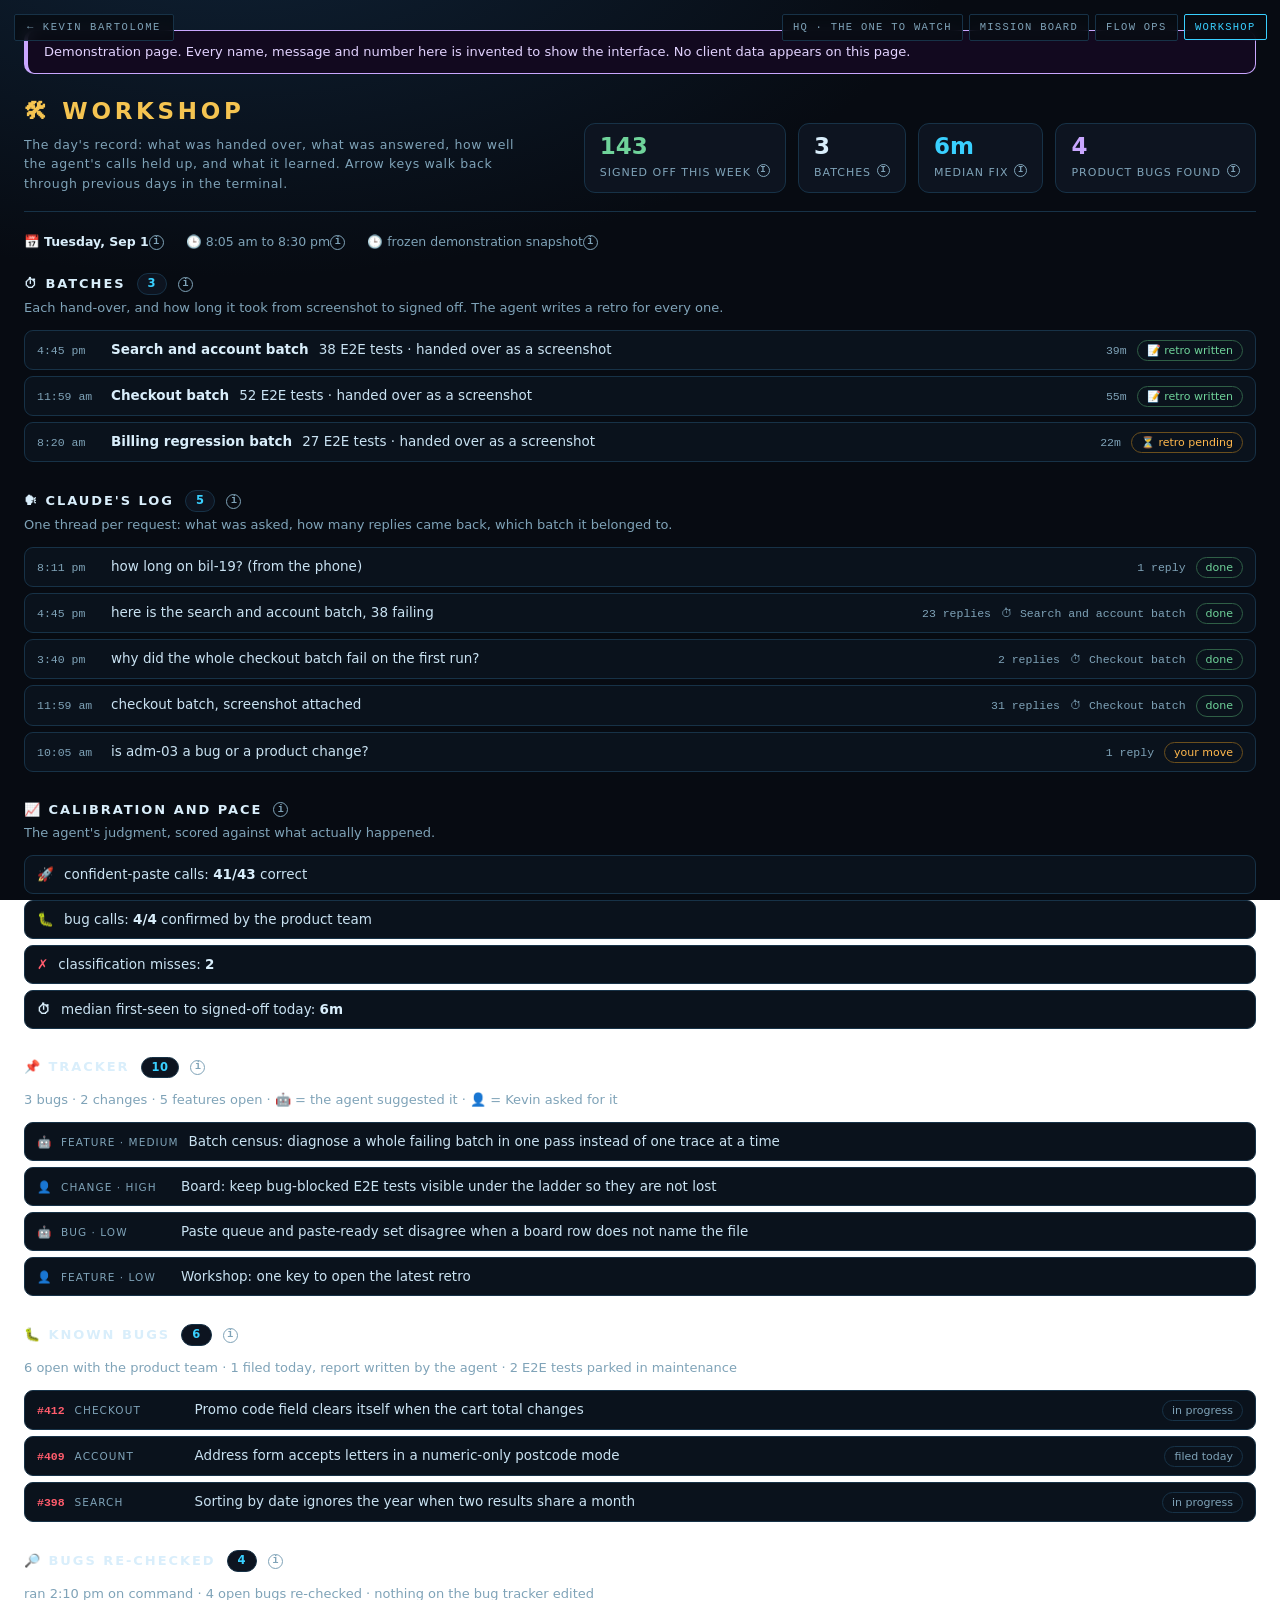
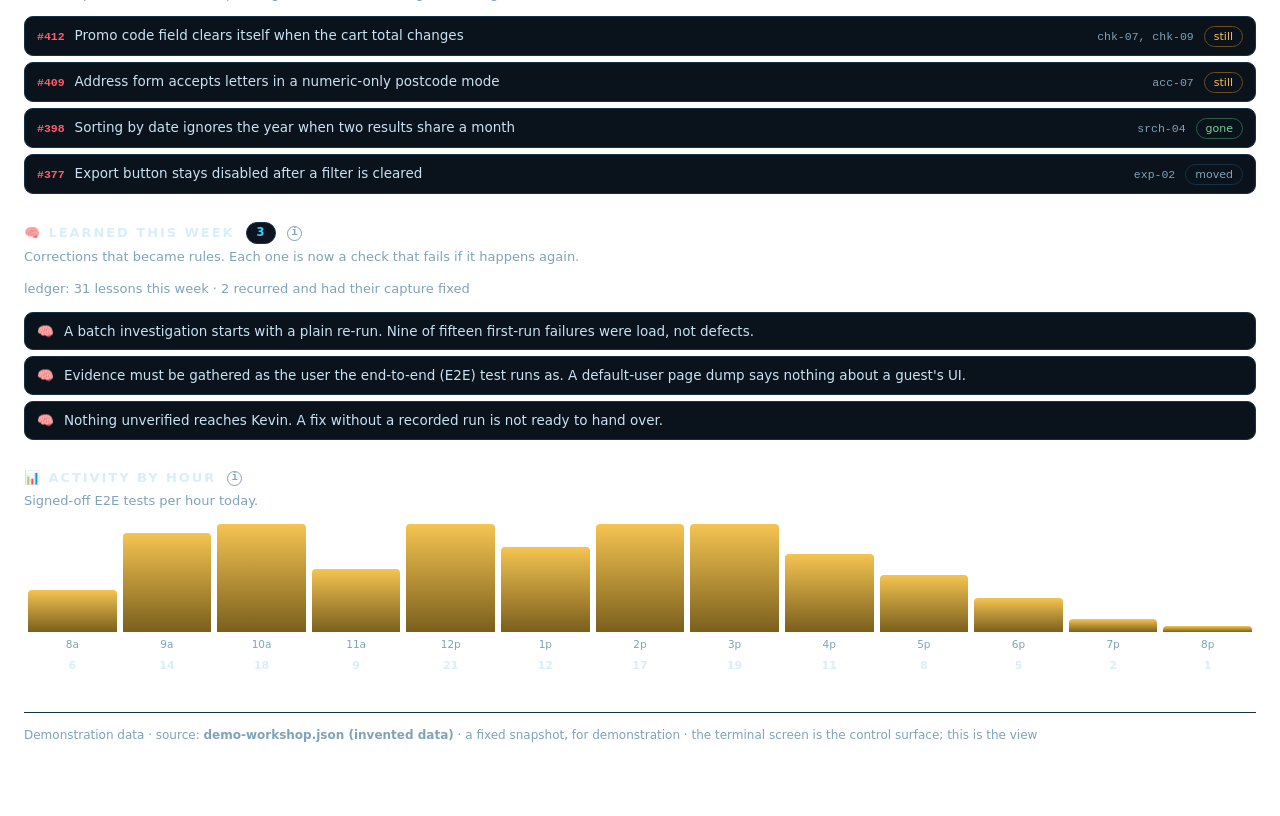
<file: workshop/index.html>
<!doctype html><html lang="en"><head><meta charset="utf-8">
<meta name="viewport" content="width=device-width,initial-scale=1"><title>Workshop · demo</title>
<style>
:root{--bg:#070b12;--panel:#0d1420;--panel2:#0a121c;--line:#173247;--cyan:#39d0ff;--dim:#7fa3b8;
--fg:#d9eefb;--red:#ff5c6c;--amber:#ffb84d;--green:#6fd39a;--violet:#c9a7ff;--gold:#f5c451}
*{box-sizing:border-box}
body{margin:0;background:radial-gradient(1200px 620px at 18% -12%,#0f2236 0%,var(--bg) 62%) fixed;
color:var(--fg);font:15px/1.55 "Segoe UI",system-ui,sans-serif;padding:30px 24px 72px}
.wrap{max-width:1240px;margin:0 auto}
.demo-banner{max-width:1240px;margin:0 auto 20px;border:1px solid var(--violet);border-left:4px solid var(--violet);
background:#12091f;color:#e2d3ff;border-radius:10px;padding:11px 16px;font-size:13px}
header.top{display:flex;flex-wrap:wrap;gap:18px 30px;align-items:flex-end;border-bottom:1px solid var(--line);padding-bottom:18px;margin-bottom:8px}
h1{margin:0;font-weight:600;letter-spacing:.16em;text-transform:uppercase;color:var(--gold);font-size:23px}
h1 small{display:block;letter-spacing:.05em;color:var(--dim);font-size:12.5px;text-transform:none;font-weight:400;margin-top:5px;max-width:62ch}
.stats{display:flex;gap:12px;flex-wrap:wrap;margin-left:auto}
.stat{background:var(--panel);border:1px solid var(--line);border-radius:11px;padding:9px 15px;min-width:104px}
.stat b{display:block;font-size:23px;line-height:1.15;color:var(--fg)}
.stat span{color:var(--dim);font-size:11px;letter-spacing:.09em;text-transform:uppercase}
.stat.ok b{color:var(--green)} .stat.bad b{color:var(--red)} .stat.bug b{color:var(--violet)} .stat.cyan b{color:var(--cyan)}
.lights{display:flex;flex-wrap:wrap;gap:8px 22px;align-items:center;color:var(--dim);font-size:12.5px;padding:12px 0 22px}
.lights b{color:var(--fg);font-weight:600}
.lane{margin:0 0 28px}
.lane h2{font-size:13px;letter-spacing:.15em;text-transform:uppercase;color:var(--fg);margin:0 0 3px;display:flex;align-items:center;gap:11px}
.lane .n{background:var(--panel);border:1px solid var(--line);border-radius:999px;padding:1px 10px;color:var(--cyan);font-size:11.5px;letter-spacing:.04em}
.lane .sub{margin:0 0 12px;color:var(--dim);font-size:13px}
.lane.empty h2{color:var(--dim)} .lane.empty .n{color:var(--dim)} .none{color:var(--dim);opacity:.65;font-size:13px;margin:0}
ul.rows{list-style:none;margin:0;padding:0;display:flex;flex-direction:column;gap:6px}
ul.rows li{background:var(--panel2);border:1px solid var(--line);border-radius:9px;padding:8px 12px;display:flex;align-items:baseline;gap:10px;font-size:13.5px;flex-wrap:wrap}
ul.rows b{color:var(--fg)} ul.rows .txt{flex:1 1 260px;color:#c9e2f2;word-break:break-word}
ul.rows .id,ul.rows .took,ul.rows .el{font:11.5px ui-monospace,Consolas,monospace;color:var(--dim)}
ul.rows .time{font:11.5px ui-monospace,Consolas,monospace;color:var(--dim);min-width:64px}
ul.rows .tick{font-weight:700} .tick.seen{color:var(--green)} .tick.new{color:var(--amber)} .tick.bad{color:var(--red)}
ul.rows .det{font-size:12px;color:var(--amber);flex:1 1 100%}
ul.rows li.more{background:transparent;border-style:dashed;color:var(--dim)} ul.rows li.more .txt{color:var(--dim)}
ul.rows .lane-id{font:11px ui-monospace,Consolas,monospace;color:var(--cyan);letter-spacing:.06em;text-transform:uppercase;min-width:52px}
ul.rows .eta{font-size:11.5px;color:var(--dim)}
.meter{flex:0 0 160px;height:7px;border-radius:99px;background:var(--panel);border:1px solid var(--line);overflow:hidden;align-self:center}
.meter i{display:block;height:100%;position:relative;overflow:hidden} .meter i.cyan{background:linear-gradient(90deg,#1e7fa3,var(--cyan))}
.meter i::after{content:"";position:absolute;inset:0;background:linear-gradient(90deg,transparent,rgba(255,255,255,.35),transparent);transform:translateX(-100%);animation:shimmer 2.2s linear infinite}
@keyframes shimmer{to{transform:translateX(100%)}}
ul.rows .uid{font:600 11.5px ui-monospace,Consolas,monospace;color:var(--red)} .uid.c,.uid.k{color:var(--fg);font-size:13px}
ul.rows .area{font-size:10.5px;letter-spacing:.1em;text-transform:uppercase;color:var(--dim);min-width:110px}
.pill{margin-left:auto;font-size:11px;border:1px solid var(--line);border-radius:999px;padding:1px 9px;color:var(--dim)}
.pill.ok{color:var(--green);border-color:#2f5f46} .pill.warn{color:var(--amber);border-color:#6b4f1d}
ul.rows li.qa .qq,ul.rows li.qa .aa{font:700 11px ui-monospace,Consolas,monospace;border:1px solid var(--line);border-radius:6px;padding:1px 6px;color:var(--dim)}
ul.rows li.qa .aa{color:var(--cyan)} ul.rows li.qa .ans{flex:1 1 100%;padding-left:78px;color:#c9e2f2}
.hours{display:grid;grid-template-columns:repeat(auto-fit,minmax(38px,1fr));gap:6px;align-items:end;height:150px;padding:0 4px}
.hb{display:flex;flex-direction:column;align-items:center;justify-content:flex-end;height:100%;gap:4px;font-size:10.5px;color:var(--dim)}
.hb i{display:block;width:100%;background:linear-gradient(180deg,var(--gold),#7a5f1d);border-radius:4px 4px 0 0;min-height:2px}
.hb b{color:var(--fg);font-size:11px}
footer{margin:38px auto 0;color:var(--dim);font-size:12px;border-top:1px solid var(--line);padding-top:13px;max-width:1240px}
footer b{color:var(--dim)}
.info{display:inline-flex;align-items:center;justify-content:center;width:15px;height:15px;border-radius:50%;border:1px solid var(--dim);color:var(--dim);font:600 10px/1 ui-monospace,Consolas,monospace;text-transform:none;letter-spacing:0;cursor:help;position:relative;vertical-align:middle;outline:none}
.info:hover,.info:focus{color:var(--cyan);border-color:var(--cyan)}
.info::after{content:attr(data-tip);position:absolute;left:50%;top:calc(100% + 8px);transform:translateX(-50%);width:max-content;max-width:300px;background:#0f1b2a;color:var(--fg);border:1px solid var(--cyan);border-radius:8px;padding:8px 11px;font:400 12.5px/1.45 "Segoe UI",system-ui,sans-serif;text-transform:none;letter-spacing:0;white-space:normal;text-align:left;box-shadow:0 8px 24px rgba(0,0,0,.45);opacity:0;pointer-events:none;transition:opacity .12s;z-index:20}
.info:hover::after,.info:focus::after{opacity:1}
.stat .info{position:relative;margin-left:6px;width:13px;height:13px;font-size:9px;top:-1px}
.stat .info::after{left:auto;right:-8px;transform:none}
@media (max-width:640px){body{padding:20px 14px 50px} .stats{margin-left:0}}
</style><style>.sw{position:fixed;top:0;right:0;z-index:99;margin:14px;display:flex;gap:6px;flex-wrap:wrap;justify-content:flex-end}.sw a{font:500 10.5px/1 ui-monospace,Consolas,monospace;letter-spacing:.12em;text-transform:uppercase;color:#7fa3b8;background:rgba(7,11,18,.82);border:1px solid #173247;border-radius:2px;padding:7px 10px;text-decoration:none;backdrop-filter:blur(6px)}.sw a:hover{color:#d9eefb;border-color:#39d0ff}.sw a.cur{color:#39d0ff;border-color:#39d0ff}@media (max-width:760px){.sw{position:static;margin:10px 24px 0;justify-content:flex-start}}</style></head><body>
<a href="/" style="position:fixed;top:0;left:0;z-index:99;margin:14px;padding:7px 12px;font:500 10.5px/1 ui-monospace,Consolas,monospace;letter-spacing:.15em;text-transform:uppercase;color:#7fa3b8;background:rgba(7,11,18,.82);border:1px solid #173247;border-radius:2px;text-decoration:none;backdrop-filter:blur(6px)">&larr; Kevin Bartolome</a>
<nav class="sw" aria-label="The cockpit: one screen to watch, three for detail"><a href="/hq">HQ · the one to watch</a><a href="/mission-board">Mission Board</a><a href="/flow-ops">Flow Ops</a><a href="/workshop" class="cur">Workshop</a></nav>
<div class="demo-banner">Demonstration page. Every name, message and number here is invented to show the interface. No client data appears on this page.</div>
<div class="wrap">
<header class="top">
<h1>🛠 Workshop<small>The day&#x27;s record: what was handed over, what was answered, how well the agent&#x27;s calls held up, and what it learned. Arrow keys walk back through previous days in the terminal.</small></h1>
<div class="stats"><div class="stat ok"><b>143</b><span>signed off this week</span><span class="info" tabindex="0" data-tip="E2E tests handed over, fixed or re-run, and signed off by the human check this week." aria-label="E2E tests handed over, fixed or re-run, and signed off by the human check this week.">i</span></div><div class="stat "><b>3</b><span>batches</span><span class="info" tabindex="0" data-tip="Hand-overs this week. Each one is timed from arrival to the last sign-off." aria-label="Hand-overs this week. Each one is timed from arrival to the last sign-off.">i</span></div><div class="stat cyan"><b>6m</b><span>median fix</span><span class="info" tabindex="0" data-tip="Typical time from a failure being seen to that E2E test being signed off." aria-label="Typical time from a failure being seen to that E2E test being signed off.">i</span></div><div class="stat bug"><b>4</b><span>product bugs found</span><span class="info" tabindex="0" data-tip="Real defects found by the E2E tests this week and filed with the product team." aria-label="Real defects found by the E2E tests this week and filed with the product team.">i</span></div></div>
</header>
<div class="lights"><span>📅 <b>Tuesday, Sep 1</b><span class="info" tabindex="0" data-tip="The day this page shows. In the terminal the arrow keys walk back through previous days; every number below belongs to this one day." aria-label="The day this page shows. In the terminal the arrow keys walk back through previous days; every number below belongs to this one day.">i</span></span><span>🕒 8:05 am to 8:30 pm<span class="info" tabindex="0" data-tip="First and last recorded activity of the day, so the totals can be read as a rate." aria-label="First and last recorded activity of the day, so the totals can be read as a rate.">i</span></span><span>🕒 frozen demonstration snapshot<span class="info" tabindex="0" data-tip="This demonstration is one fixed moment, so the ages and times never drift. The terminal version updates every two seconds." aria-label="This demonstration is one fixed moment, so the ages and times never drift. The terminal version updates every two seconds.">i</span></span></div>
<section class="lane l-bat"><h2>⏱ Batches <span class="n">3</span><span class="info" tabindex="0" data-tip="A hand-over is a screenshot or a list of failing E2E tests. The clock starts the moment it arrives and stops when the last E2E test is signed off." aria-label="A hand-over is a screenshot or a list of failing E2E tests. The clock starts the moment it arrives and stops when the last E2E test is signed off.">i</span></h2><p class="sub">Each hand-over, and how long it took from screenshot to signed off. The agent writes a retro for every one.</p><ul class="rows"><li><span class="time">4:45 pm</span><b>Search and account batch</b><span class="txt">38 E2E tests · handed over as a screenshot</span><span class="took">39m</span><span class="pill ok">📝 retro written</span></li><li><span class="time">11:59 am</span><b>Checkout batch</b><span class="txt">52 E2E tests · handed over as a screenshot</span><span class="took">55m</span><span class="pill ok">📝 retro written</span></li><li><span class="time">8:20 am</span><b>Billing regression batch</b><span class="txt">27 E2E tests · handed over as a screenshot</span><span class="took">22m</span><span class="pill warn">⏳ retro pending</span></li></ul></section><section class="lane l-clog"><h2>🗣 Claude&#x27;s log <span class="n">5</span><span class="info" tabindex="0" data-tip="Everything the person asked and everything the agent said back, one thread per request, derived from the session transcripts rather than typed. A request inside a batch is labeled with that batch. The full page reads like an inbox, with a day timeline beside it." aria-label="Everything the person asked and everything the agent said back, one thread per request, derived from the session transcripts rather than typed. A request inside a batch is labeled with that batch. The full page reads like an inbox, with a day timeline beside it.">i</span></h2><p class="sub">One thread per request: what was asked, how many replies came back, which batch it belonged to.</p><ul class="rows"><li><span class="time">8:11 pm</span><span class="txt">how long on bil-19? (from the phone)</span><span class="took">1 reply</span><span class="pill ok">done</span></li><li><span class="time">4:45 pm</span><span class="txt">here is the search and account batch, 38 failing</span><span class="took">23 replies</span><span class=id>⏱ Search and account batch</span><span class="pill ok">done</span></li><li><span class="time">3:40 pm</span><span class="txt">why did the whole checkout batch fail on the first run?</span><span class="took">2 replies</span><span class=id>⏱ Checkout batch</span><span class="pill ok">done</span></li><li><span class="time">11:59 am</span><span class="txt">checkout batch, screenshot attached</span><span class="took">31 replies</span><span class=id>⏱ Checkout batch</span><span class="pill ok">done</span></li><li><span class="time">10:05 am</span><span class="txt">is adm-03 a bug or a product change?</span><span class="took">1 reply</span><span class="pill warn">your move</span></li></ul></section><section class="lane l-cal"><h2>📈 Calibration and pace <span class="info" tabindex="0" data-tip="The agent predicts outcomes (this will pass, this is a bug) and those predictions are scored against reality, so confidence is earned rather than asserted." aria-label="The agent predicts outcomes (this will pass, this is a bug) and those predictions are scored against reality, so confidence is earned rather than asserted.">i</span></h2><p class="sub">The agent&#x27;s judgment, scored against what actually happened.</p><ul class="rows"><li><span class="tick seen">🚀</span><span class="txt">confident-paste calls: <b>41/43</b> correct</span></li><li><span class="tick seen">🐛</span><span class="txt">bug calls: <b>4/4</b> confirmed by the product team</span></li><li><span class="tick bad">✗</span><span class="txt">classification misses: <b>2</b></span></li><li><span class="tick">⏱</span><span class="txt">median first-seen to signed-off today: <b>6m</b></span></li></ul></section><section class="lane l-trk"><h2>📌 Tracker <span class="n">10</span><span class="info" tabindex="0" data-tip="Bugs, changes and feature ideas. The agent files its own suggestions here, marked so the person always knows which ideas were theirs." aria-label="Bugs, changes and feature ideas. The agent files its own suggestions here, marked so the person always knows which ideas were theirs.">i</span></h2><p class="sub"></p><p class="sub">3 bugs · 2 changes · 5 features open · 🤖 = the agent suggested it · 👤 = Kevin asked for it</p><ul class="rows"><li><span class="uid c">🤖</span><span class="area">feature · medium</span><span class="txt">Batch census: diagnose a whole failing batch in one pass instead of one trace at a time</span></li><li><span class="uid k">👤</span><span class="area">change · high</span><span class="txt">Board: keep bug-blocked E2E tests visible under the ladder so they are not lost</span></li><li><span class="uid c">🤖</span><span class="area">bug · low</span><span class="txt">Paste queue and paste-ready set disagree when a board row does not name the file</span></li><li><span class="uid k">👤</span><span class="area">feature · low</span><span class="txt">Workshop: one key to open the latest retro</span></li></ul></section><section class="lane l-bugs"><h2>🐛 Known bugs <span class="n">6</span><span class="info" tabindex="0" data-tip="Defects confirmed against the product&#x27;s own spec and filed with the product team, with the report written by the agent. E2E tests parked in maintenance are counted beside them, and an unfiled bug checks itself against both before it can be filed twice." aria-label="Defects confirmed against the product&#x27;s own spec and filed with the product team, with the report written by the agent. E2E tests parked in maintenance are counted beside them, and an unfiled bug checks itself against both before it can be filed twice.">i</span></h2><p class="sub"></p><p class="sub">6 open with the product team · 1 filed today, report written by the agent · 2 E2E tests parked in maintenance</p><ul class="rows"><li><span class="uid">#412</span><span class="area">Checkout</span><span class="txt">Promo code field clears itself when the cart total changes</span><span class="pill">in progress</span></li><li><span class="uid">#409</span><span class="area">Account</span><span class="txt">Address form accepts letters in a numeric-only postcode mode</span><span class="pill">filed today</span></li><li><span class="uid">#398</span><span class="area">Search</span><span class="txt">Sorting by date ignores the year when two results share a month</span><span class="pill">in progress</span></li></ul></section><section class="lane l-reval"><h2>🔎 Bugs re-checked <span class="n">4</span><span class="info" tabindex="0" data-tip="On command only: the agent re-runs the E2E tests behind every open bug report and records whether each bug still reproduces, run id attached. It never edits a report. still = keep it open · gone = candidate to close, confirmed live · moved = the E2E test now fails somewhere else and goes back on the board." aria-label="On command only: the agent re-runs the E2E tests behind every open bug report and records whether each bug still reproduces, run id attached. It never edits a report. still = keep it open · gone = candidate to close, confirmed live · moved = the E2E test now fails somewhere else and goes back on the board.">i</span></h2><p class="sub"></p><p class="sub">ran 2:10 pm on command · 4 open bugs re-checked · nothing on the bug tracker edited</p><ul class="rows"><li><span class="uid">#412</span><span class="txt">Promo code field clears itself when the cart total changes</span><span class="id">chk-07, chk-09</span><span class="pill warn">still</span></li><li><span class="uid">#409</span><span class="txt">Address form accepts letters in a numeric-only postcode mode</span><span class="id">acc-07</span><span class="pill warn">still</span></li><li><span class="uid">#398</span><span class="txt">Sorting by date ignores the year when two results share a month</span><span class="id">srch-04</span><span class="pill ok">gone</span></li><li><span class="uid">#377</span><span class="txt">Export button stays disabled after a filter is cleared</span><span class="id">exp-02</span><span class="pill bad">moved</span></li></ul></section><section class="lane l-learn"><h2>🧠 Learned this week <span class="n">3</span><span class="info" tabindex="0" data-tip="When the person corrects the agent, the correction becomes a row in a learning ledger, a written rule and, where possible, an automated check that fails if it recurs. The ledger is read back into the next session before it starts; a lesson that recurs is fixed at the capture, not repeated." aria-label="When the person corrects the agent, the correction becomes a row in a learning ledger, a written rule and, where possible, an automated check that fails if it recurs. The ledger is read back into the next session before it starts; a lesson that recurs is fixed at the capture, not repeated.">i</span></h2><p class="sub">Corrections that became rules. Each one is now a check that fails if it happens again.</p><p class="sub">ledger: 31 lessons this week · 2 recurred and had their capture fixed</p><ul class="rows"><li><span class="tick">🧠</span><span class="txt">A batch investigation starts with a plain re-run. Nine of fifteen first-run failures were load, not defects.</span></li><li><span class="tick">🧠</span><span class="txt">Evidence must be gathered as the user the end-to-end (E2E) test runs as. A default-user page dump says nothing about a guest&#x27;s UI.</span></li><li><span class="tick">🧠</span><span class="txt">Nothing unverified reaches Kevin. A fix without a recorded run is not ready to hand over.</span></li></ul></section><section class="lane l-act"><h2>📊 Activity by hour <span class="info" tabindex="0" data-tip="How many E2E tests were signed off in each hour of the day." aria-label="How many E2E tests were signed off in each hour of the day.">i</span></h2><p class="sub">Signed-off E2E tests per hour today.</p><div class="hours"><div class="hb"><i style="height:28%"></i><span>8a</span><b>6</b></div><div class="hb"><i style="height:66%"></i><span>9a</span><b>14</b></div><div class="hb"><i style="height:85%"></i><span>10a</span><b>18</b></div><div class="hb"><i style="height:42%"></i><span>11a</span><b>9</b></div><div class="hb"><i style="height:100%"></i><span>12p</span><b>21</b></div><div class="hb"><i style="height:57%"></i><span>1p</span><b>12</b></div><div class="hb"><i style="height:80%"></i><span>2p</span><b>17</b></div><div class="hb"><i style="height:90%"></i><span>3p</span><b>19</b></div><div class="hb"><i style="height:52%"></i><span>4p</span><b>11</b></div><div class="hb"><i style="height:38%"></i><span>5p</span><b>8</b></div><div class="hb"><i style="height:23%"></i><span>6p</span><b>5</b></div><div class="hb"><i style="height:9%"></i><span>7p</span><b>2</b></div><div class="hb"><i style="height:4%"></i><span>8p</span><b>1</b></div></div></section>
<footer>Demonstration data · source: <b>demo-workshop.json (invented data)</b> · a fixed snapshot, for demonstration · the terminal screen is the control surface; this is the view</footer>
</div>
</body></html>
</file>
